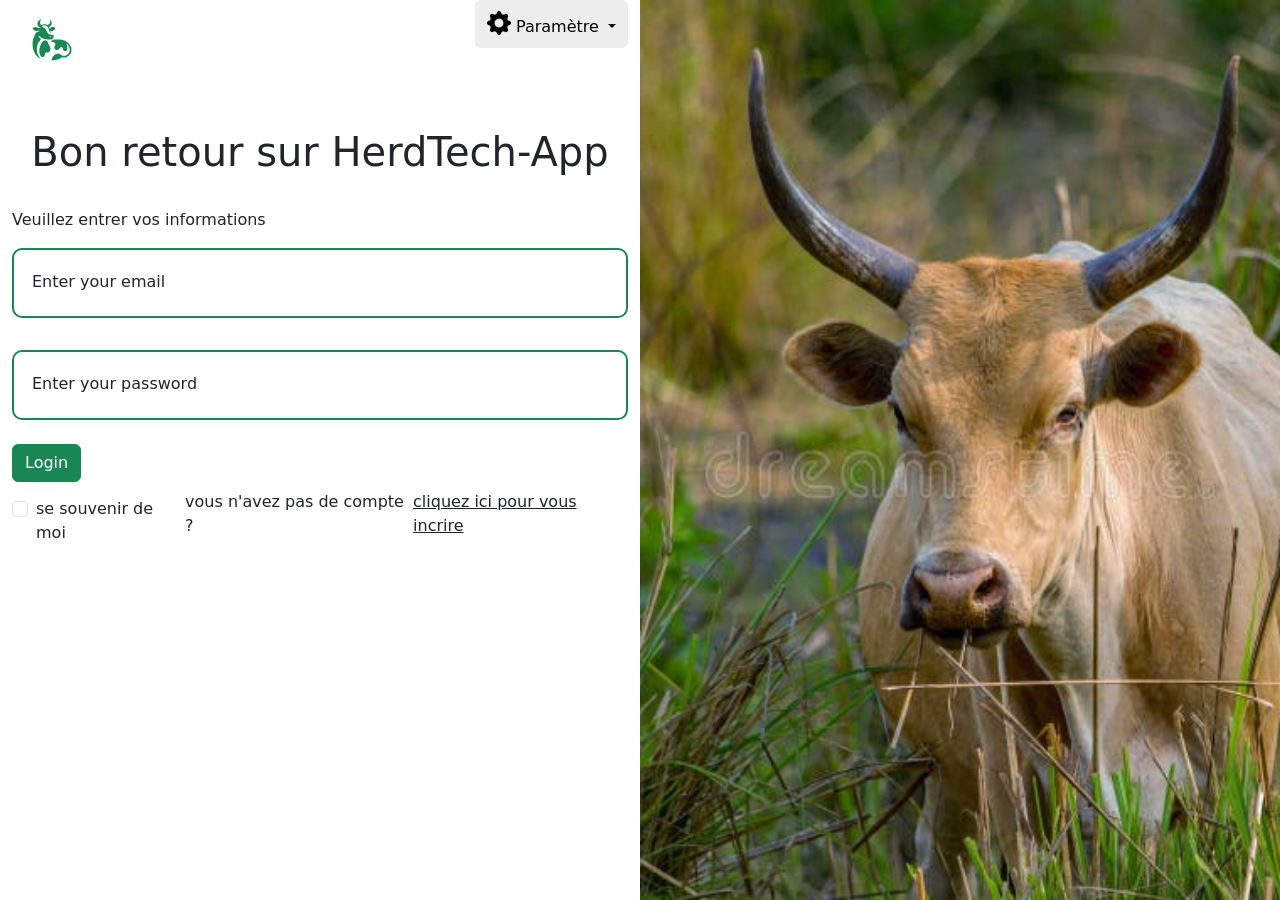
<file: index.html>
<!DOCTYPE html>
<html lang="fr">

<head>
    <meta charset="UTF-8">
    <meta name="viewport" content="width=device-width, initial-scale=1.0">
    <title>herdtech-app</title>
    <link href="https://cdn.jsdelivr.net/npm/bootstrap@5.3.8/dist/css/bootstrap.min.css" rel="stylesheet"
        integrity="sha384-sRIl4kxILFvY47J16cr9ZwB07vP4J8+LH7qKQnuqkuIAvNWLzeN8tE5YBujZqJLB" crossorigin="anonymous">
    <link rel="stylesheet" href="https://cdn.jsdelivr.net/npm/bootstrap-icons@1.13.1/font/bootstrap-icons.min.css">
    <link rel="stylesheet" href="./style.css">

</head>

<body>
    <div class=" container-fluid vh-100 d-flex justify-content-center align-items-start">
        <div class="row">
            <div class="col-md-6 ">
                <div class="row ">
                    <div class="col-md-6 d-flex justify-content-start align-items-center ">
                        <div class="image-logo ">
                            <svg xmlns="http://www.w3.org/2000/svg" xml:space="preserve" width="80" height="80"
                                viewBox="0 0 158.8 158.8">
                                <path
                                    d="m107.2 160.8 1.6-4.7c1.4-3.3 4.4-6.4 7.4-7.9 1.5-.7 2-.8 4.2-.8 3.1 0 4.4.5 6.7 2.7l1.6 1.5h3.3c3.3 0 3.4 0 5.1-.9 6.6-3.3 8.6-11.5 4.5-18.4-1-1.6-4.4-5.1-4.2-4.2l.9 2.9c.5 2 .6 2.7.6 5-.2 4.5-1.5 6.3-4.5 6.3q-3.7.1-4.2-4.3-.5-4.1-3.6-4-1.7 0-3.4 3.1-.6 1.4-1.8 2.1c-1 .7-1.3.8-3.1.8s-2.2-.1-3.2-.8a5 5 0 0 1-2.1-4.1c0-1.3.2-1.8 1-3.2 1.3-2.2 1.4-2.8 1-4q-.3-2-4.4-3.4c-2.2-.8-4.5-2-4.5-2.4l1-.4q1.8-.3 3.3-1.6c.7-.5 1-.6 6.6-.8 8.5-.2 13 .4 17.6 2.5a23 23 0 0 1 11.8 12.5c.7 2 1 6.8.5 9-.4 2-1.8 4.8-3.2 6.5s-4 3.6-6.3 4.5-6 1.1-8.3.6l-1.6-.3-1.1 1a16 16 0 0 1-6 3.6c-1 .2-4 .7-6.7 1zm-25.5-5.4a32 32 0 0 1-11-18c-.8-3-1-9.7-.6-13 .7-5.2 2.8-11.6 5.4-16.3 1.4-2.6 1.7-3 2.6-3q2.3 0 4.4-2 1.3-1.2 1.4-1.5l-2.5.5c-4.2 1.2-6.6.6-9.8-2.7-1-1-1.7-2-1.7-2.1 0-.5 2-1.9 3.5-2.3q3-1 6.5.6c2.3 1 3.6 1.2 5.1.8q2.3-.3-.4-1.1c-3-1.1-5-4-5-7.1s1.7-6.1 4.3-7.8c.9-.5 3.2-1.3 3.2-1l-1 1.9c-1 2-1.5 4.4-1.3 5.7.3 1.2 1.3 3 2 3.3s1 .2 2.7-.3c2.6-.9 6-1 8.1-.2.8.3 1.8.5 2.1.5 1.6 0 4.4-2.4 5-4.4.4-1.2.4-3.4.1-5q-.4-1.4.3-.8.6.3 1.3 1.5c3 4.6 1.6 10.2-3 12.5l-1.2.6a35 35 0 0 0 2.8 4.6V96l1.3-.6c1.9-1 5-1 6.8 0q1.3.7 1.8 1.3c.5.5.5.6.1 1.1a16 16 0 0 1-4.1 4c-1 .5-1.6.6-3.5.6h-2.2l.4 2c.7 2.6.7 2.6-.3 1.7s-1.4-1.6-2.7-5.4c-1.8-5.3-3.3-7.6-5.3-8.5-1.8-.8-7.3-.6-8.7.3-.4.3-.2.5 3.3 3 3 2 4 3.1 6.1 7.3 3 5.6 4.7 6.8 10 7 3.1.2 3.6.4 3.7 1.7q.2 2.9-.7 4.7c-1 2.2-2.5 2.8-7.3 3.2-7.4.7-14.6-1.4-18.6-5.4-1.4-1.5-1.8-1.7-2.4-1.5q-.7 0-.7.4c0 .6 2 3 3.3 4.4l1.5 1.4-1.3 1.5a28 28 0 0 0-6.4 25c.7 2.5 2.7 6.9 4.2 8.8 1 1.2 1 1.4.6 2q-.3.4-.6.5zm25.6-40.7q.5-.8-.9-1-1.2-.1-1.3-1.1-.2-1.1-1-.8c-.4.4-.5 1.4 0 2.1.5 1 2.4 1.5 3.2.8m-19 38.8c-5-2.6-6.5-13.5-3.1-22l2-4c1.2-2 4.3-5.5 5.2-6 .3-.1 6.5.4 6.7.6l.5 1.7q.5 2 4.2 8.6c2.3 4.3 2.4 8.4 0 10.7-1.2 1.4-2.3 1.7-5 1.8q-3.2 0-3.8 1.3c-.2.4-.5 1.7-.7 3-.3 3-.8 3.7-2.3 4.4s-2.2.6-3.6-.1"
                                    style="fill:#1B8755;stroke-width:.264583" transform="translate(-29.1 -40.9)" />
                            </svg>
                        </div>
                    </div>
                    <div class="col-md-6 d-flex justify-content-end align-items-start ">
                        <div class="d-flex justify-content-center align-items-end ">
                            <div class="dropdown ">
                                <button class="btn btn-secondary dropdown-toggle bg-white text-bg-warning border-0"
                                    type="button" data-bs-toggle="dropdown" aria-expanded="false">
                                    <i class="bi bi-gear-fill fs-4"></i>
                                    Paramètre
                                </button>
                                <ul class="dropdown-menu ">
                                    <li><button class="dropdown-item mode-sombre" type="button">
                                            <i class="bi bi-moon-fill"></i>/
                                            <i class="bi bi-brightness-high-fill"></i>
                                            Mode Sombre
                                        </button></li>
                                    <li><button class="dropdown-item" type="button">
                                            <i class="bi bi-globe"></i>
                                            Langage
                                        </button></li>
                                </ul>
                            </div>
                        </div>
                    </div>
                </div>
                <div class=" row d-flex justify-content-center align-items-center mt-5">
                    <form class="w-100 d-flex justify-content-start align-items-start flex-column">
                        <h1 class="m-auto mb-3">
                            Bon retour sur HerdTech-App
                        </h1>
                        <p class="mt-3 mb-3">
                            Veuillez entrer vos informations
                        </p>
                        <div class="input-container mb-3">
                            <input type="email" required>
                            <label>
                                Enter your email
                            </label>
                        </div>
                        <div class="input-container mt-3 mb-3">
                            <input type="password" required>
                            <label>
                                Enter your password
                            </label>
                        </div>
                        <a href="./aceuil.html" class="btn btn-success mt-2 mb-2">
                            Login
                        </a>
                        <div class="d-flex justify-content-between align-items-center w-100">
                            <div class=" form-check">
                                <input type="checkbox" class="form-check-input shadow-none" id="exampleCheck1">
                                <label class="form-check-label" for="exampleCheck1">se souvenir de moi</label>
                            </div>
                            <p class="d-flex justify-content-center align-items-center">
                                vous n'avez pas de compte ? <a href="./inscription.html" class="text-dark">cliquez ici
                                    pour vous incrire</a>
                            </p>
                        </div>
                    </form>

                </div>
            </div>

            <div class="col-md-6 vh-100 p-0">

                <img src="./Images/Login_img.jpg" alt="image d'une vache" class="w-100 h-100 object-fit-cover ">

            </div>

        </div>
    </div>














































    <script src="https://cdn.jsdelivr.net/npm/bootstrap@5.3.8/dist/js/bootstrap.bundle.min.js"
        integrity="sha384-FKyoEForCGlyvwx9Hj09JcYn3nv7wiPVlz7YYwJrWVcXK/BmnVDxM+D2scQbITxI"
        crossorigin="anonymous"></script>
</body>

</html>
</file>
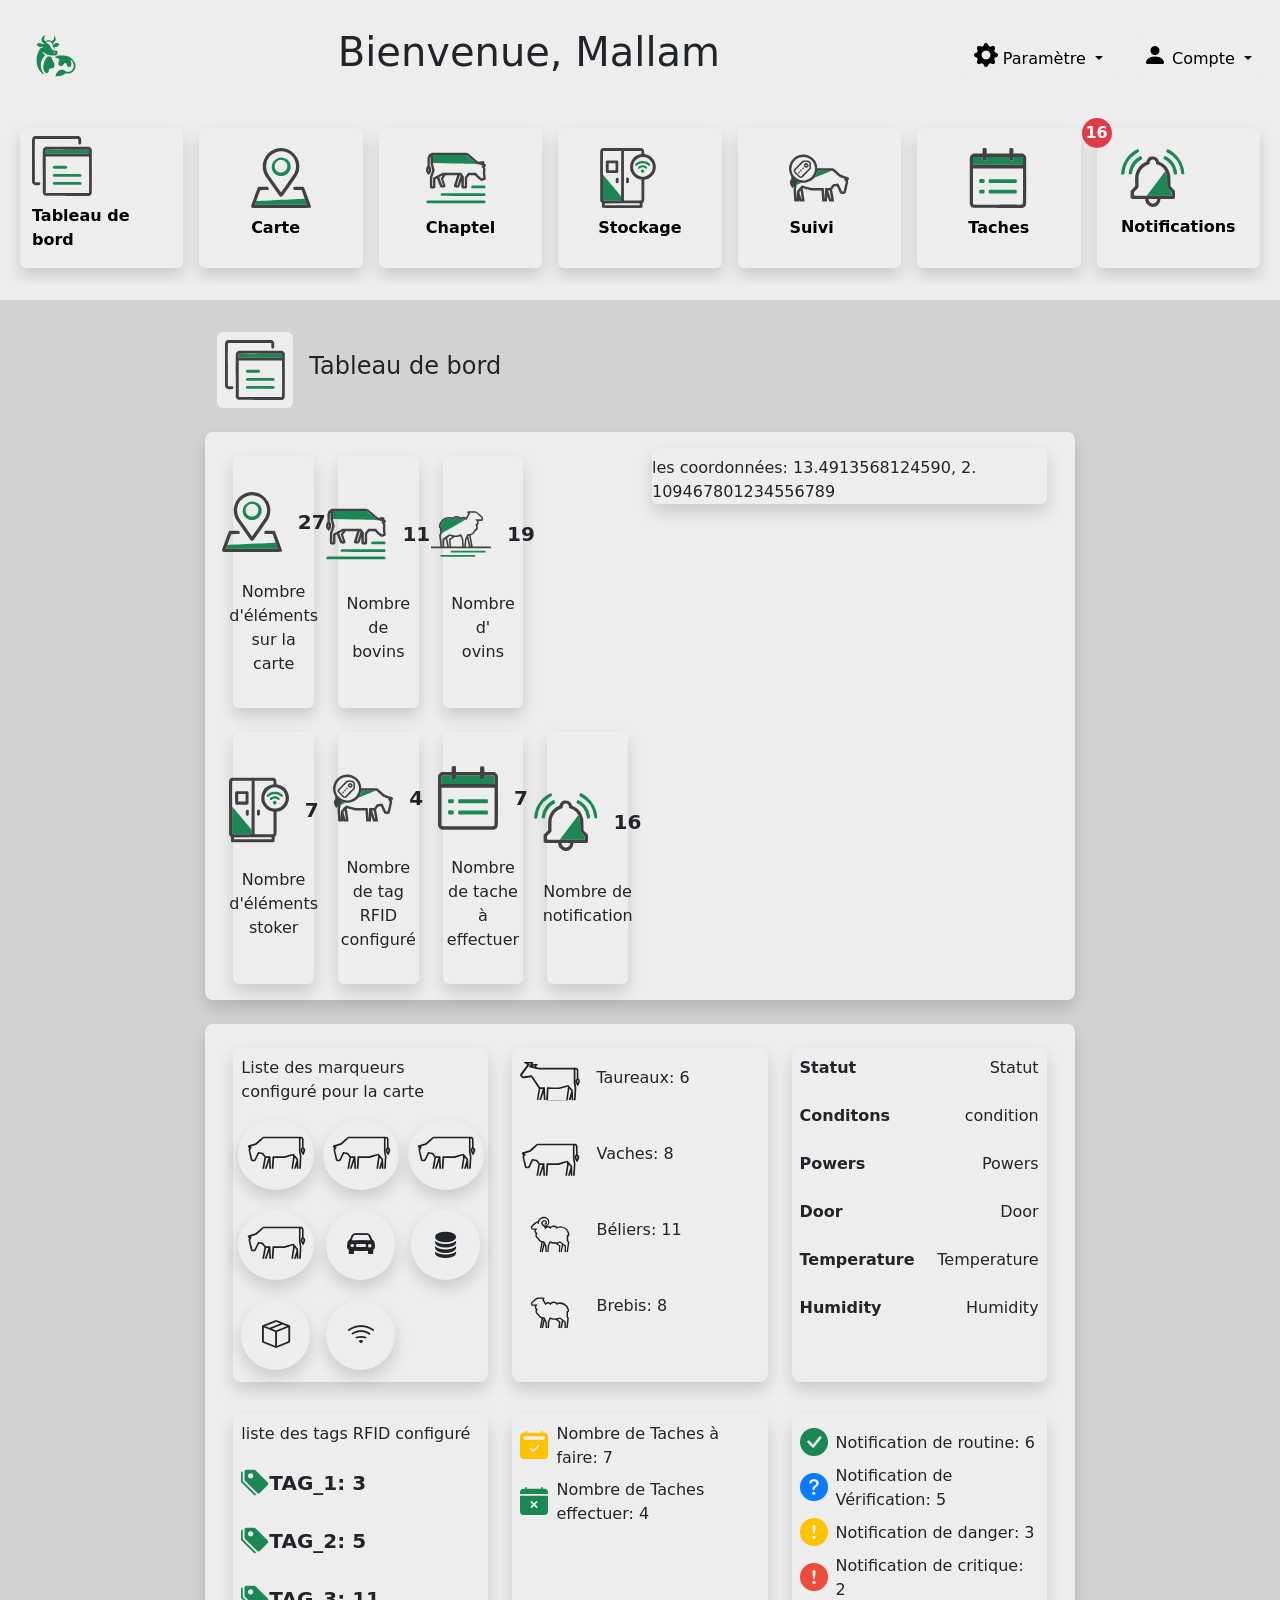
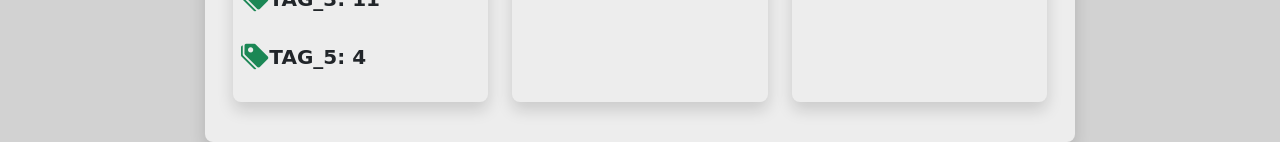
<file: aceuil.html>
<!DOCTYPE html>
<html lang="en">

<head>
    <meta charset="UTF-8">
    <meta name="viewport" content="width=device-width, initial-scale=1.0">
    <title>herdtech-app</title>
    <link href="https://cdn.jsdelivr.net/npm/bootstrap@5.3.8/dist/css/bootstrap.min.css" rel="stylesheet"
        integrity="sha384-sRIl4kxILFvY47J16cr9ZwB07vP4J8+LH7qKQnuqkuIAvNWLzeN8tE5YBujZqJLB" crossorigin="anonymous">
    <link rel="stylesheet" href="https://cdn.jsdelivr.net/npm/bootstrap-icons@1.13.1/font/bootstrap-icons.min.css">
    <link rel="stylesheet" href="./style.css">
</head>

<body class="body-couleur">
    <nav class="p-3 d-none d-lg-block">
        <ul class="d-flex justify-content-between align-items-center list-unstyled  flex-nowrap overflow-auto">
            <li>
                <svg xmlns="http://www.w3.org/2000/svg" xml:space="preserve" width="80" height="80"
                    viewBox="0 0 158.8 158.8">
                    <path
                        d="m107.2 160.8 1.6-4.7c1.4-3.3 4.4-6.4 7.4-7.9 1.5-.7 2-.8 4.2-.8 3.1 0 4.4.5 6.7 2.7l1.6 1.5h3.3c3.3 0 3.4 0 5.1-.9 6.6-3.3 8.6-11.5 4.5-18.4-1-1.6-4.4-5.1-4.2-4.2l.9 2.9c.5 2 .6 2.7.6 5-.2 4.5-1.5 6.3-4.5 6.3q-3.7.1-4.2-4.3-.5-4.1-3.6-4-1.7 0-3.4 3.1-.6 1.4-1.8 2.1c-1 .7-1.3.8-3.1.8s-2.2-.1-3.2-.8a5 5 0 0 1-2.1-4.1c0-1.3.2-1.8 1-3.2 1.3-2.2 1.4-2.8 1-4q-.3-2-4.4-3.4c-2.2-.8-4.5-2-4.5-2.4l1-.4q1.8-.3 3.3-1.6c.7-.5 1-.6 6.6-.8 8.5-.2 13 .4 17.6 2.5a23 23 0 0 1 11.8 12.5c.7 2 1 6.8.5 9-.4 2-1.8 4.8-3.2 6.5s-4 3.6-6.3 4.5-6 1.1-8.3.6l-1.6-.3-1.1 1a16 16 0 0 1-6 3.6c-1 .2-4 .7-6.7 1zm-25.5-5.4a32 32 0 0 1-11-18c-.8-3-1-9.7-.6-13 .7-5.2 2.8-11.6 5.4-16.3 1.4-2.6 1.7-3 2.6-3q2.3 0 4.4-2 1.3-1.2 1.4-1.5l-2.5.5c-4.2 1.2-6.6.6-9.8-2.7-1-1-1.7-2-1.7-2.1 0-.5 2-1.9 3.5-2.3q3-1 6.5.6c2.3 1 3.6 1.2 5.1.8q2.3-.3-.4-1.1c-3-1.1-5-4-5-7.1s1.7-6.1 4.3-7.8c.9-.5 3.2-1.3 3.2-1l-1 1.9c-1 2-1.5 4.4-1.3 5.7.3 1.2 1.3 3 2 3.3s1 .2 2.7-.3c2.6-.9 6-1 8.1-.2.8.3 1.8.5 2.1.5 1.6 0 4.4-2.4 5-4.4.4-1.2.4-3.4.1-5q-.4-1.4.3-.8.6.3 1.3 1.5c3 4.6 1.6 10.2-3 12.5l-1.2.6a35 35 0 0 0 2.8 4.6V96l1.3-.6c1.9-1 5-1 6.8 0q1.3.7 1.8 1.3c.5.5.5.6.1 1.1a16 16 0 0 1-4.1 4c-1 .5-1.6.6-3.5.6h-2.2l.4 2c.7 2.6.7 2.6-.3 1.7s-1.4-1.6-2.7-5.4c-1.8-5.3-3.3-7.6-5.3-8.5-1.8-.8-7.3-.6-8.7.3-.4.3-.2.5 3.3 3 3 2 4 3.1 6.1 7.3 3 5.6 4.7 6.8 10 7 3.1.2 3.6.4 3.7 1.7q.2 2.9-.7 4.7c-1 2.2-2.5 2.8-7.3 3.2-7.4.7-14.6-1.4-18.6-5.4-1.4-1.5-1.8-1.7-2.4-1.5q-.7 0-.7.4c0 .6 2 3 3.3 4.4l1.5 1.4-1.3 1.5a28 28 0 0 0-6.4 25c.7 2.5 2.7 6.9 4.2 8.8 1 1.2 1 1.4.6 2q-.3.4-.6.5zm25.6-40.7q.5-.8-.9-1-1.2-.1-1.3-1.1-.2-1.1-1-.8c-.4.4-.5 1.4 0 2.1.5 1 2.4 1.5 3.2.8m-19 38.8c-5-2.6-6.5-13.5-3.1-22l2-4c1.2-2 4.3-5.5 5.2-6 .3-.1 6.5.4 6.7.6l.5 1.7q.5 2 4.2 8.6c2.3 4.3 2.4 8.4 0 10.7-1.2 1.4-2.3 1.7-5 1.8q-3.2 0-3.8 1.3c-.2.4-.5 1.7-.7 3-.3 3-.8 3.7-2.3 4.4s-2.2.6-3.6-.1"
                        style="fill:#1B8755;stroke-width:.264583" transform="translate(-29.1 -40.9)" />
                </svg>
            </li>
            <li>
                <h1>
                    Bienvenue, Mallam
                </h1>
            </li>
            <li class="d-flex justify-content-between align-items-center gap-3">
                <div class="dropdown ">
                    <button class="btn btn-secondary dropdown-toggle bg-white text-bg-warning border-0" type="button"
                        data-bs-toggle="dropdown" aria-expanded="false">
                        <i class="bi bi-gear-fill fs-4"></i>
                        Paramètre
                    </button>
                    <ul class="dropdown-menu ">
                        <li><button class="dropdown-item mode-sombre" type="button">
                                <i class="bi bi-moon-fill"></i>/
                                <i class="bi bi-brightness-high-fill"></i>
                                Mode Sombre
                            </button></li>
                        <li><button class="dropdown-item" type="button">
                                <i class="bi bi-globe"></i>
                                Langage
                            </button></li>
                    </ul>
                </div>
                <div class="dropdown ">
                    <button class="btn btn-secondary dropdown-toggle bg-white text-bg-warning border-0" type="button"
                        data-bs-toggle="dropdown" aria-expanded="false">
                        <i class="bi bi-person-fill fs-4"></i>
                        Compte
                    </button>
                    <ul class="dropdown-menu ">
                        <li><button class="dropdown-item mode-sombre" type="button">
                                <i class="bi bi-person-fill-gear"></i>
                                Paramètre du compte
                            </button></li>
                        <li><button class="dropdown-item" type="button">
                                <i class="bi bi-arrow-right-square"></i>
                                Se déconnecter
                            </button></li>
                    </ul>
                </div>
            </li>
        </ul>
        <div class="row gap-3 p-3 flex-nowrap overflow-x-auto">
            <a href="./aceuil.html"
                class="col d-flex flex-column justify-content-center align-items-center shadow rounded-2 text-decoration-none text-black">
                <div>
                    <div class="mt-2 mb-2">
                        <svg xmlns="http://www.w3.org/2000/svg" width="60" height="60" viewBox="0 0 100 100">
                            <path
                                d="M36.5 81.3c-.7-.2-1.6-1.2-1.7-1.9q-.2-1.4.8-2.3l.6-.5h22.5c24.8 0 23.1 0 23.8 1.2.7 1.3 0 2.9-1.3 3.3a1499.4 1499.4 0 0 1-44.7.1m-1-13.8q-1.4-1.3-.3-3c.7-1.1-.1-1.1 23.5-1.1 24.1 0 22.9 0 23.7 1.2q.7 1 .1 2.3c-.6 1.4 1 1.3-24 1.3H36.3Zm.1-13.5q-1.2-1-.7-2.5.3-1.2 1.7-1.5c1-.3 19.5-.2 20.4 0 1.3.5 2 2.1 1.3 3.4s-.2 1.2-11.6 1.2H36.2ZM22.8 26.4c0-2.6 0-3 .4-3.3.3-.3 3-.3 35.8-.3s35.6 0 35.8.3q.3.3.4 3.3v3H22.8Z"
                                style="display:inline;fill:#1B8755;stroke-width:.2" />
                            <path
                                d="M22.3 99.7a6 6 0 0 1-3.8-3.4C18 95.3 18 94 18 59c0-35.2 0-36.3.4-37.3a6 6 0 0 1 3-3.1l1-.5h73l1 .5a6 6 0 0 1 3 3.1c.4 1 .4 2 .4 37.3s0 36.3-.4 37.3a6 6 0 0 1-3 3.1l-1 .5H59.3c-28.8 0-36.4 0-37-.2M95 94.8c.1-.3.2-10 .2-30.4L95 34.3H22.9v30.2l.1 30.4c.2.3 6.2.3 36 .3 35.2 0 35.8 0 36-.4m.2-68.4q0-3-.4-3.3c-.2-.3-3-.3-35.8-.3a384 384 0 0 0-35.8.3c-.4.3-.4.7-.4 3.3v3h72.4ZM4.3 81.7a6 6 0 0 1-3.8-3.4C0 77.3 0 76 0 41 .1 5.8.1 4.7.5 3.7a6 6 0 0 1 3-3.1l1-.5h73.2l1 .5q2.3 1.4 3 3.5.3.9.3 4.5c0 4-.2 4.8-1.2 5.3-.8.4-2 .4-2.6 0-.9-.7-1-1.2-1-5 0-2.9 0-3.5-.3-3.8S73 4.8 41 4.8c-32 0-35.6 0-35.9.3S4.8 9 4.8 41c0 32 0 35.6.3 35.9s.9.3 3.7.3c3.8 0 4.4.1 4.9 1.2.6 1.2 0 2.8-1.2 3.3-.9.4-7 .4-8.2 0"
                                style="display:inline;fill:#414042;stroke-width:.2" />
                        </svg>
                    </div>
                    <p class="fw-bold">
                        Tableau de bord
                    </p>
                </div>
            </a>
            <a href="./carte.html"
                class="col d-flex flex-column justify-content-center align-items-center shadow rounded-2 text-decoration-none text-black">
                <div>
                    <div class="mt-2 mb-2">
                        <svg xmlns="http://www.w3.org/2000/svg" width="60" height="60" viewBox="0 0 100.2 100">
                            <path
                                d="m6.8 94.6 1-3.2L9 88.5h.7c5.2-.4 79.9-4 80-4l3 8.1.8 2.2H50c-34.5 0-43.3 0-43.3-.2m40.4-48c-5.1-1.2-9.2-4.3-11.5-9a16.2 16.2 0 0 1 29-14.1 13 13 0 0 1 1.6 7.1c0 2.2 0 3-.5 4.3a16 16 0 0 1-11.2 11.3c-2 .5-5.6.7-7.4.3m5.8-6c3.7-1 6.6-3.9 7.5-7.5.6-2.3.3-5.2-.8-7.5-.9-1.7-2.9-3.7-4.8-4.6a10 10 0 0 0-12.2 2c-6.6 6.7-2 18 7.4 18q1.8 0 3-.3"
                                style="display:inline;fill:#1B8755;stroke-width:.2" />
                            <path
                                d="M1.6 99.6Q.1 98.8.1 97.3c0-1 11-31 11.6-31.7.9-1 1.2-1 8.7-1 6.4 0 7.2 0 7.8.4 1.4.7 2 2.3 1.3 3.7s-.7 1.4-7.7 1.5l-6.3.1-2.2 6.2a388 388 0 0 0-6.5 18.2h86.6l-1.8-4.8-4.4-12.2-2.7-7.5h-6c-6 0-6 0-6.7-.5-1.9-1.2-1.8-3.7.2-4.7.6-.4 1.4-.4 7.8-.4 7.8 0 8 0 8.8 1.2.4.5 11.1 29.5 11.5 31q.1.7-.2 1.6c-.8 1.8 4.2 1.6-49.7 1.6-45.2 0-48 0-48.6-.4m47-18.8q-.7-.4-1.3-1.1L24.6 47.4c-2-2.9-3.6-6.8-4.4-10.8a30.6 30.6 0 1 1 57.2 8q-1.1 2.2-12.7 18.6l-12 17c-1 1-2.6 1.2-4 .6M60.8 59c5.8-8.3 11-16 11.5-17 3.6-6.7 3.9-14.5.8-21.5A25 25 0 0 0 42 6.8a24.9 24.9 0 0 0-16.7 21.7q-.8 8.9 4.2 16.4L50 74c.1 0 5-6.8 10.7-15"
                                style="display:inline;fill:#414042;stroke-width:.2" />
                        </svg>
                    </div>
                    <p class="fw-bold">
                        Carte
                    </p>
                </div>
            </a>
            <a href="./chaptel.html"
                class="col d-flex flex-column justify-content-center align-items-center shadow rounded-2 text-decoration-none text-black">
                <div>
                    <div class="mt-2 mb-2">
                        <svg xmlns="http://www.w3.org/2000/svg" width="60" height="60" viewBox="0 0 254.1 215">
                            <path
                                d="M4 214.1c-3-1.8-3-8 0-10 .8-.7 13-.8 122.7-.8 93.5 0 122 .2 122.9.6q2.4 1 2.3 5.4c0 2.3-.1 2.8-1.2 4l-1.3 1.4-122 .1C8.1 215 5.4 215 4 214.1M64.6 183q-2.5-1.4-2.5-5c0-2.8.7-4.3 2.4-5.3 1.1-.7 8-.7 92.9-.7H249l1.5 1.4c1.3 1.4 1.4 1.7 1.4 4.4s0 3-1.4 4.3l-1.5 1.5h-91.7c-72.7 0-92-.2-92.7-.6m103-31.1q.5-.2.8 0 .2.3-.6.3t-.2-.3m27.3-.9q-.9-.2-2.1-1.4c-1.2-1.2-1.3-1.6-1.3-4.3 0-2.8.1-3 1.4-4.4l1.4-1.4 26.4-.1c18-.1 26.8 0 27.9.3 2.5.7 3.3 2.2 3.3 5.6s-.8 4.9-3.3 5.6c-1.5.4-51.6.5-53.7.1M18 149.7q-.8-1 .2-.1l.7.7q0 .5-.9-.6m156.3-23c0-10.7 0-15 .1-9.6zM27.4 141.5h1.7q.5.1-1 .2-1.4 0-.7-.2m133.2-20.1v-10.3zm3.4.8a912.8 912.8 0 0 1 0 0m89.3-12.5q0-1 .2-.5v1.3q-.2.4-.2-.8m-36-2-.8-1 1 .9q.8.7.9 1 0 .5-1.1-.9m-4.7-4.7-.9-1 1 .8q1.4 1.1.8 1.1zm13-1.5q-.8-1 .2-.2 1.1 1 .6 1zm15.6-5.1q0-.7.3-.3 0 .5 0 .8-.3.3-.3-.5m-45.8-.2-12-.2 11.9-.1c7.5 0 12 0 12.1.3l.2.3zm-52-.9q.2-.3.7-.2.8.6-.3.5-.5 0-.4-.3m107.7-2q0-.6.3-.2v.8q-.3.3-.3-.5m-10.3-1.6q0-1.2.3-.5v1.2q-.3.4-.3-.7m10-7.1q0-2.4.2-1.4v2.8q-.2 1-.2-1.4m-10-6.5q0-.8.2-.5.3.6 0 1-.1.5-.2-.5m10.3-2q0-.6.3-.2v.8q-.3.3-.3-.5m-9.9-3q0-.6.3-.2 0 .6 0 .8-.3.3-.3-.5M10 72.3q0-1 .2-.5v1q-.2.5-.2-.5m241.6 0q0-1 .2-.5v1q-.2.5-.2-.5M0 69.4q0-.7.3-.3v.9q-.3 0-.3-.6m22 0q0-.7.2-.3v.9q-.3 0-.2-.6M6.2 40.2a602.5 602.5 0 0 1 0 0m9.9-.6a620 620 0 0 1 0 0m106.9 7L33.4 44h-3.7V27.8c0-15 0-16.1.8-16.8.7-.6 5.9-.7 70.4-.6l69.6.1 2.1 1.2c1.2.6 11.4 9 22.8 18.8 16.5 14 21 17.8 22.6 18.3 1.8.5 1.7.6-3.7.5-3 0-44.2-1.2-91.3-2.7M19 45.1q0-1.2.2-.7v1.5q-.2.5-.2-.8M223 38h1q.5.2-.4.2t-.6-.2m17.4-2.6h1.3q.4.2-.7.2t-.6-.2M11.6 9.7q0-.1.8-.7 1-.8.1.1-.8 1.2-.9.6M28.7.1h.8q.3.3-.5.3t-.3-.3M169 .1h.8q.2.3-.6.3t-.2-.3"
                                style="display:inline;fill:#1B8755;stroke-width:.429915" />
                            <path
                                d="M20.9 151.4q-3.1-1.6-4.1-4-.5-1.4-.5-22.2v-20.9l5-15.1 5-15.2-3.2-11.7-3.6-13c-.2-.8-.4-8.3-.6-16.8L18.7 17l-1.3 2.6-1.3 2.5-.1 16.6-.1 16.5 1.2 1.7a25 25 0 0 1 5 15.5c0 7.4-2.4 13-7.8 18.7l-3.1 3.3L8 91a25.6 25.6 0 0 1-3.4-32.9l1.8-2.7V38.7c0-16.2 0-16.8 1-20.1C10 10 16.4 3.7 25.2 1 27.6.3 31 .2 99 .2h71.4l3.1 1c1.7.6 4.3 1.8 5.6 2.7 1.3.8 11 9 21.6 18C219 37.5 220 38.3 221.6 38.3c2 0 12.4-1.5 15.3-2.1q7.2-1.8 9.9 2.6c1.5 2.5 1.5 4 .2 7.3-.2.5 0 .8 1.4 1.2q3.6 1.1 5 4.2c1.3 3.2 0 6.9-3 8.7l-1.8 1 1.6 3c1.7 3.4 1.8 4.1 1 14.3-.6 7.2-.3 13.8 1.1 23.5 1.1 7.3 1.1 9.2.1 11-1 2.1-2.3 2.7-9.3 4.8-7.7 2.3-8.2 2.2-13.7-1.3a76 76 0 0 1-20.5-18l-1.9-2.6h-23.3l-4.8 5.8-4.8 5.9v39.1l-1 1.8c-1.6 2.7-3.4 3.4-9.2 3.6-8.7.4-11.5-.5-13.3-4.2-1-1.9-1-2.3-1-14.8v-13l-4.2 12.4c-2.3 6.8-4.6 12.7-5 13.3-1.8 2-3.9 2.5-10.3 2.5-6.7 0-8-.3-10-2.7a7 7 0 0 1-1.7-6c.1-.7 3.3-10.7 7-22.2l6.6-21.5c0-.3-7-.5-24.2-.4H83.6l-4.7 6.7-5.5 7.9-.8 1.2 5 13.7c2.6 7.5 5 14.2 5.1 14.8.4 1.8-.5 4.6-2 6.2-2 2-4.2 2.4-11 2.3-5.3-.2-6-.3-7.5-1.2-.9-.6-2-1.7-2.4-2.6l-7-18.3-6.2-17-3.3 1.6-3.1 1.7L40 130l-.2 17.4-1.3 1.6c-2 2.7-3.8 3.3-10.3 3.3-4.6 0-6-.2-7.3-.8m9.1-27.6.1-17.8 20.5-10.5 20.5-10.4h78.4l5.4 8.2 5.5 8.2v40h3.9V103l7.1-8.7 7.2-8.8h33.7l2.7 4a68 68 0 0 0 21 19.4c1 .3 6.9-1.5 6.9-2.1l-1-6.5a140.8 140.8 0 0 1-.5-27.9l.5-3-3.8-6-3.8-6 2.2-1.2c1.1-.5 2.1-1.1 2.1-1.3s-9.8-3.2-20.2-6.2c-2.2-.6-4.3-2.3-23-18.3a478 478 0 0 0-22.8-18.8l-2.1-1.2h-69.6c-65-.2-69.7-.1-70.5.5s-.8 1.6-.6 19.3v18.5l3.7 12.8L37 74.3 31.9 90l-5.3 15.6V142l1.7-.1 1.6-.1zm41.8 13.4-4.7-13.8-4.8-14c0-.3 1.9-3.1 4.1-6.4l4.1-6c0-.5-13.8 6.7-14 7.2-.1.3 2.3 7.4 5.4 15.8l6.1 16.4c.4 1 .7 1.2 2.1 1.2q1.6 0 1.7-.4m67-15.4 6.3-19.4 1.1-3.6-1.1-2q-1-1.6-1.5-1.5c-.2.2-3.3 9.8-7 21.3l-6.6 21h3.6zM12.3 73.4c.3-3.2-.4-7.2-1.1-6.5-1.2 1.2-1.3 8.7-.2 10.5.5 1 1.1-.8 1.3-4"
                                style="display:inline;fill:#414042;stroke-width:.429915" />
                        </svg>
                    </div>
                    <p class="fw-bold">
                        Chaptel
                    </p>
                </div>
            </a>
            <a href="./stokage.html"
                class="col d-flex flex-column justify-content-center align-items-center shadow rounded-2  text-decoration-none text-black">
                <div>
                    <div class="mt-2 mb-2">
                        <svg xmlns="http://www.w3.org/2000/svg" width="60" height="60" viewBox="0 0 278.4 300">
                            <path
                                d="m23 281.1.1-4.2h174l-86.8.1-86.8.2-.3 4-.2 4.1zm-7.6-19.4c-1-1-1-6.2-.9-64.7l.2-63.6L59.4 187l44.7 53.7.3-113.4.3-113.3.2 108c0 59.5 0 115.4-.3 124.4l-.4 16.3H60.3c-41.8 0-44 0-45-1.1M207.8 123c-3.9-2.3-5.2-6.2-3.5-10.5 2.4-6.3 10.1-7.6 14.7-2.3 3.4 3.9 2 10.8-2.7 13a10 10 0 0 1-8.5-.2m-15-19.5q-3.3-1.3-3.2-5.2c0-1.5.6-2.5 3-4.8 9-8.7 24-10.2 35.1-3.4q10.9 6.6 5.7 12-3.7 3.8-8.7-.4a19.4 19.4 0 0 0-24.7 0c-3 2.5-4.7 3-7.2 1.8m-15-15q-3.1-1.7-3.2-5.4c0-3 7.5-9.4 15.3-13.4a42 42 0 0 1 20.4-4.7c9.5-.4 15.6.7 22.7 4 7.5 3.3 16.1 10 16.9 13 .5 2-.7 5.4-2.2 6.3-2.6 1.4-5.1.8-8.5-2.1q-6.9-6-15.1-8.6a42 42 0 0 0-23.4 0 44 44 0 0 0-15 8.5c-3.7 3.1-5.4 3.6-7.9 2.4"
                                style="display:inline;fill:#1B8755;stroke-width:.6" />
                            <path
                                d="M12.9 299C9.4 297.5 9 296 9 284.6c0-5.7-.2-10.3-.5-10.3-1.1 0-5.7-5.2-7-7.8l-1.2-2.7V138.9C.3 17.6.3 14 1.4 11.1c1.6-3.9 5.1-7.6 9-9.4L13.5.3h193.8l3.4 1.7c2 1 4.3 2.7 5.3 3.9 3.5 4.2 3.9 5.7 4.2 15.4l.3 9 5 1A64 64 0 0 1 275.7 77a64 64 0 0 1-54.6 81.5s-.2 23-.2 51.2c0 55.4 0 55-3.3 59.7-.9 1.4-2.5 3-3.6 3.8l-2 1.4-.1 10.1c0 8.5-.2 10.4-1 11.8-2.3 3.8 4.5 3.6-100.5 3.6-84 0-95.8-.1-97.4-1m184.5-17.9v-4.5l-87.1.1-87.2.2-.2 4.4-.2 4.3h174.7zm-92.8-34.6c.2-9 .4-64.9.4-124.2V14.4H60.6c-39.5 0-44.4.1-45.3 1s-.9 12.8-.9 123c0 112.9 0 122.3 1 123.3s3.1 1.1 44.9 1.1h44zm-22.8-71c-3.3-1.4-3.8-3.3-3.8-13.3 0-7.8.1-9.1 1.2-10.9q1.8-3.2 6.4-3.1c1.6 0 2.6.5 4.2 2l2 2v10c0 10.7-.2 11.6-3.6 13.3q-3 1.6-6.4 0m-50-51.5a8 8 0 0 1-2.8-3.4c-.5-1.5-.7-9.3-.8-26.9 0-26.9 0-27.4 3.3-30 1.6-1.3 1.9-1.3 28.3-1.3h26.7l2 2 2.1 2v27.3c0 29.9.1 28.9-3.6 30.8-1.5.8-5.8.9-27.5.9H33.8Zm45-30.4V76.2H42.6V111h34.2zm128.3 168.3 1.3-1V158.4l-1.4-.3-4.9-1a65 65 0 0 1-45.3-37c-4.1-9.5-5.1-14.6-5-25.9 0-8.7.2-10.6 1.6-15.7a66 66 0 0 1 53.9-47.9c1 0 1.1-.6 1.1-7 0-5.7-.2-7.2-1-8.1-1-1-3-1.1-43.8-1.1h-42.8v248.4h42.5c37.4 0 42.6-.1 43.8-1m-71.7-86.5c-3.2-1.5-3.8-3.7-3.8-13.4 0-9.4.5-11.3 3.6-12.9a7 7 0 0 1 10.2 4.4c.8 3 .7 15.5-.2 18s-4 5-6.3 4.9c-.9 0-2.5-.5-3.5-1m91.9-33.2a47 47 0 0 0 24.1-14 48.7 48.7 0 0 0 2.7-64.8 54 54 0 0 0-26.5-16.9 50 50 0 0 0-59 32.8c-1.8 5.4-1.9 6-1.9 14.9 0 8 .2 9.9 1.4 13.8 6 19 21.5 32.4 41.2 35.4 4.7.7 12 .2 18-1.2"
                                style="display:inline;fill:#414042;stroke-width:.6" />
                        </svg>
                    </div>
                    <p class="fw-bold">
                        Stockage
                    </p>
                </div>
            </a>
            <a href="./suivi.html"
                class="col d-flex flex-column justify-content-center align-items-center shadow rounded-2 text-decoration-none text-black">
                <div>
                    <div class="mt-2 mb-2">
                        <svg xmlns="http://www.w3.org/2000/svg" width="60" height="60" viewBox="0 0 752.2 590.4">
                            <path
                                d="M309.7 451.4c18-.2 47.5-.2 65.5 0 18 .1 3.3.3-32.8.3s-50.8-.2-32.7-.3M98.5 377.8c.6-1.6 1.2-11 1.5-20.9s.8-18 1.1-18 3.8 1.4 7.9 3c14 6 37.7 12.3 45.7 12.3 2 0 3.5.5 3.5 1 0 .9-36.5 16.2-58.3 24.6-2 .7-2.2.4-1.4-2m218-88.3c15.6-17.6 29.7-47 35.5-73.8 1.3-6 2.5-11 2.7-11.1.2-.2 40.2-.2 88.9 0l88.5.3-105.2 42.5a9110 9110 0 0 0-110 45l-5 2.4zm-222-33-30.1-30.4 30.4 30.1 30.4 30.4c0 .9-2.8-1.8-30.7-30m67.3 10c0-.1 20.8-21 46.3-46.3l46.4-46-46 46.3c-42.9 43-46.7 46.9-46.7 46M95.6 153a1133 1133 0 0 1 30.7-30.1c.4 0-13 13.6-29.5 30.1A1133 1133 0 0 1 66.1 183c-.3 0 13-13.5 29.5-30m309.2 18.6c26.2-.2 68.7-.2 94.5 0s4.3.3-47.6.3c-52 0-73-.1-46.9-.3"
                                style="fill:#1B8755;stroke-width:1.18081" />
                            <path
                                d="M68 588.9c-1.9-1.4-2.6-9.6-7-80.2L56.1 430l3.3-16.4a314 314 0 0 0 3.2-18c0-1-2 1.6-4.4 5.6-13.7 22.4-14.8 22.7-25 6.8-26-40-29.5-70.8-10.3-91.3l5.4-5.8v-36.7L23 265C6.4 236-2.3 196 1 163.5 3.6 137.8 8 122 19 99.8A216 216 0 0 1 33.2 75c9.3-13.2 28-32 40.9-41.1C108.7 9.3 154.3-3.1 194.2 1c24 2.5 41.5 7.5 62.6 17.9a177 177 0 0 1 98.6 147.8v5.6l98.3.3 98.3.3 5.3 2.6c3 1.5 25 20 49 41.2 24 21.1 44 38.7 44.5 39l43.1 13.5c23.3 7.1 44.2 14 46.5 15.1a22 22 0 0 1 7.9 30.7c-2.8 4.2-8.1 8.7-11.8 10-.5.1.7 3.2 2.6 6.7q3.6 6.5 3.6 11.7c0 4.5-26.1 121-29.7 132.4a32 32 0 0 1-23.5 20.6c-6.4 1.2-31.5-1.5-37-4-9.5-4.2-12-8-31.9-51-10.3-22.4-19.2-41-19.7-41.6-.6-.8-36.3 4.5-37.2 5.5l-12 17.6c-11.7 17.3-11.8 17.5-10.8 22.5 3.3 16.1 24.7 137 24.7 139.3 0 5.4-1 5.6-32 5.6-29.1 0-29.4 0-31-2.7-1-1.4-6.4-16.9-12-34.3a418 418 0 0 0-10.8-31.1c-.2.2-1.2 15-2.2 32.8-1.4 28-2 32.5-3.7 33.8-2.9 2.1-53.4 2.1-56.3 0-1.7-1.3-2.5-9.8-6-67-2.4-36-4.2-66.7-4.2-68.1V451H277l-51.7-14.4c-28.4-8-51.9-14.2-52.1-13.9s4.8 37.4 11.3 82.5c11.4 78.8 11.8 82 9.7 83.5-1.7 1.2-8.6 1.6-30.4 1.6-16 0-29-.5-30.3-1.1s-3-4.3-4.3-9.2c-2-7.3-2.3-7.7-3-4.5-.4 2-.8 5.6-.9 8q0 4.4-2.4 5.6c-3.6 1.9-52.2 1.6-54.9-.3m92.6-29.7c0-2.3-14-98.4-14.9-102.2-.7-2.8-1-2.6-7.6 4.7-6.3 7-7 8.2-7 13 0 3.4 4.2 19.2 11.8 44.3l12.4 40.4c.7 2 5.3 1.9 5.3-.2m289.1-69.6c2.4-48.2 3.7-66 4.8-67.4 1.4-1.6 5.7-1.8 31.5-1.8h30l16-21.2a368 368 0 0 1 17.4-22.2c2.1-1.3 67-12 68.7-11.4.8.3 11.7 22.5 24.2 49.4 25.5 54.5 22.4 50.2 35.6 50.2 5.6 0 5.7 0 6.9-4.4a2797 2797 0 0 0 26.7-115.7c-.4-1-5-7.8-10.1-15.1a73 73 0 0 1-9.4-15.7q0-2.4 4.8-5.3c2.6-1.6 4.4-3.2 3.8-3.5-.5-.3-14.8-4.6-31.7-9.6s-32.3-10.3-34.2-11.7-21.9-19-44.3-39l-43.3-38.8c-2.4-2.2-5.6-2.3-97.3-2.2-52.2.1-95 .3-95.1.4-.2.2-1.4 5.2-2.7 11a179 179 0 0 1-138 136.6c-9.8 2.2-15.1 2.5-36.9 2.5-22 0-26.8-.3-36-2.5-13-3.1-22.5-6.2-32.1-10.2-4-1.7-7.7-3.1-8-3.1s-.6 6.4-.6 14.3c0 12.7-.8 17.9-6.6 46.3l-6.5 32 3.9 61.7c2 33.9 4 61.4 4.2 61.2s1.5-21.3 2.7-46.8c1.3-25.6 2.6-47.6 2.9-48.9.6-2.5 56.5-68.7 59.7-70.6 1.4-.8 18 3.3 61.8 15.6l59.9 16.7h152.2l1 2.6c.7 1.5 2.8 30 4.8 63.5 3.7 61.6 5 77.7 5.7 71.8.2-1.8 1.9-32.7 3.6-68.7m80 68.6-9.5-52.8-9.6-52.3c-.6-1.7-2.1-2-10.7-2-9.9 0-10 0-9.2 2.6l31.4 96.3c3 9 4 10.9 6 10.9 1.8 0 2.2-.6 1.7-2.7M209 322.5a148 148 0 0 0 112.1-181.6 149 149 0 0 0-96.3-103 153 153 0 0 0-91.3-.7c-31.6 10-60 31.4-78.3 59a140 140 0 0 0-24.5 81.5c0 40.2 13.5 73.7 41.2 102.5 23.6 24.5 50 38.2 84.6 44 12.7 2.2 39.2 1.3 52.5-1.7m-72.6-29.3c-5.2-1.7-9.9-5.9-39.9-35.7s-34.2-34.4-36.3-40q-4.2-11.6-.4-23.3c1.7-5.3 7.3-11.3 54.6-58.8 29-29.1 54.6-54 57-55.2 8.2-4.2 12.9-4.5 46-2.9 27.5 1.4 32.3 2 37.3 4.1 8.9 4 15.5 11.5 18.2 20.4 1.2 4.4 3.3 38.7 3.5 58.7.2 11.8-.1 13.7-2.9 19.3-2.4 4.9-13.8 17-54.7 57.7-35.6 35.5-53.4 52.4-57 54.2-7 3.5-17.7 4.1-25.4 1.5m25-26.2c13.3-11.8 93.1-92.3 94.8-95.6 1-2 1-9.5 0-32.4-1.6-33-2.1-35.3-9.4-38.8-5-2.4-59.2-5.4-63.9-3.5A1250 1250 0 0 0 129 149l-51 51.2V212l31.5 31.6 31.7 31.6h5.5c5.3 0 6.2-.5 14.8-8.1m-35-26.7-1.6-3-2.8 2.6c-2.5 2.3-2.7 2.4-3.5.4q-.7-2 1.2-3.2 3.5-2 .5-6.8c-1.3-2.1-1.6-2.2-3.5-.4-1.2 1-3 1.5-4 1-1.8-.6-1.8-1 .6-3.6 2.7-2.8 2.7-3 .7-6-1.5-2.3-1.7-3.4-.7-4.5q1.4-1.6 3.6 1.6l2.2 3 3-2.8c2.8-2.6 2.8-3 1.1-5.6-1-1.5-1.5-3.7-1-4.8.6-1.8 1-1.6 3.4 1.3s2.8 3.1 4.2 1.4q1.6-2.2 3.2-.6c1.4 1.2 1.3 1.8-.7 4-2.5 2.6-2.5 2.6-.2 5.4 2 2.4 2.5 2.6 4.2 1.2 3-2.5 4.8.2 2 2.8-2.4 2.1-2.4 2.2-.1 5.4 1.9 2.7 2 3.5.7 4.6s-2 .6-3.7-1.8l-2-3.1-3 3c-2.8 2.8-2.8 3-1 6 2 2.8 1.7 5.4-.4 5.4-.5 0-1.6-1.3-2.5-3m3-17.8-2.1-3.2-3 3c-3 3-3 3.1-1 6.3l2.1 3.1 3-3c3-3 3-3 1-6.2m22.3-7c-2-2.8-2.2-2.9-4.2-1.1-3.3 3-5.3.8-2.2-2.5 2.4-2.6 2.4-2.8.5-5.8-2-3-2.2-3-4.3-1-1.7 1.5-2.6 1.6-3.6.6s-.8-2 .8-3.8c2-2 2-2.7.6-5.3-2.2-4.2.2-6.6 2.8-2.8l2 2.7 2.9-2.8c2.8-2.7 2.9-3 1-5.7-1.4-2.2-1.5-3.2-.4-4.2q1.4-1.6 3.2 1.3c1.7 2.5 2 2.6 3.9.9 1.7-1.6 2.2-1.6 3.4-.2 1 1.3 1 2-.4 3.1-2.3 1.8-2.3 3.5 0 6.4 1.3 1.8 2 2 3.4.8 2.8-2.3 4.7-.3 2.3 2.4-2 2.2-2 2.5-.1 5.7 1.8 3 1.8 3.5.2 4.8q-1.6 1.3-1.8.4c0-.5-.8-2-1.7-3.3-1.7-2.2-1.8-2.2-4.7.5-2.8 2.7-2.8 2.8-1 6.1 1.5 2.5 1.7 3.7.7 4.7s-1.8.5-3.3-1.8m2.4-12.4c1.9-2 2-2.8.6-5.3-2-3.6-2.5-3.7-5.7-.3-2.3 2.6-2.4 3-.7 5.4 2.2 3.2 3 3.2 5.8.2m23-12c-2-4-2.1-4-4.6-1.7-3.5 3.2-5.6 1-2.4-2.3 2.5-2.7 2.6-3 .6-5.9s-2.1-3-4.2-1.1c-3.4 3-5.5.9-2.4-2.4 2.5-2.6 2.5-2.8.5-5.8-1.5-2.3-1.6-3.5-.7-4.5q1.3-1.5 3.7 1.6l2.3 2.8 2.7-2.7c2.7-2.6 2.7-2.8.8-6.1-1.7-3-1.8-3.7-.3-4.8q1.6-1.3 1.7-.4c0 .6.8 2 1.8 3.3 1.6 2.1 1.8 2.2 4 .2 3-2.7 4.6-.2 1.8 2.9-2 2.1-2 2.4 0 5.3 1.9 3 2.1 3 4.1 1.1 3-2.6 4.5 0 1.8 3-2 2.2-2 2.4 0 5.4 2.9 4.4.5 6.7-2.8 2.7l-2.3-2.8-2.8 2.7c-2.6 2.6-2.6 2.8-.7 6.1 1.6 2.9 1.7 3.7.4 4.8s-2 .7-3-1.4m2.1-13.1c2.5-2.6 2.5-2.7.3-5.6l-2.2-3-3 2.9c-2.8 2.6-2.8 3-1.1 5.6 2.3 3.4 2.9 3.4 6 .1m26.5-13a38 38 0 0 1-17-15.6c-2.8-6.4-2.8-18.5.1-24.8 2.7-5.9 10-12.9 15.7-15.3a37 37 0 0 1 21.2-.5c6.5 2 13.9 8.7 17.1 15.7a29.3 29.3 0 0 1-26.7 41.8c-3.6 0-8.3-.6-10.4-1.3m15-19.1c3.8-2 4.8-4 4.8-9.2 0-11.3-16.8-12.6-19.5-1.6-1 3.8 1.6 9 5.4 11 3.8 1.9 5.3 1.9 9.3-.2"
                                style="fill:#414042;stroke-width:1.18081" />
                        </svg>
                    </div>
                    <p class="fw-bold">
                        Suivi
                    </p>
                </div>
            </a>
            <a href="./taches.html"
                class="col d-flex flex-column justify-content-center align-items-center shadow rounded-2 text-decoration-none text-black">
                <div>
                    <div class="mt-2 mb-2">
                        <svg xmlns="http://www.w3.org/2000/svg" width="60" height="60" viewBox="0 0 94.2 100">
                            <path
                                d="M16.9 75.7c-1-.4-1.1-.8-1.1-3 0-3.2.3-3.4 4.9-3.3l3.1.1.5.6c.5.5.5.7.5 2.5l-.2 2.4c-.4.8-1.4 1-4.3 1q-2.9 0-3.4-.3m16 .1c-1-.4-1.2-1-1.2-3.1 0-2 0-2.1.6-2.6l.5-.6h22l22.5.1c1 .4 1.1.9 1.1 3 0 2.3-.2 2.8-1.2 3.2-.8.2-43.7.3-44.3 0m-16-17.7c-1-.4-1.1-.8-1.1-3 0-3.2.3-3.4 4.9-3.3l3.1.1.5.6c.5.5.5.7.5 2.5l-.2 2.4c-.4.8-1.4 1-4.3 1q-2.9 0-3.4-.3m16 .1c-1-.4-1.2-1-1.2-3.1 0-2 0-2.1.6-2.6l.5-.6h22l22.5.1c1 .4 1.1.9 1.1 3 0 2.3-.2 2.8-1.2 3.2-.8.2-43.7.3-44.3 0M5.4 22.4c0-6 0-6.6 1-7.3.4-.3 1.4-.3 7.7-.3h7.3v2.5c0 2.4 0 2.5.5 3s.6.5 3 .5h2.3l.5-.6c.5-.6.5-.7.5-3v-2.4H66v2.5c.1 2.5.1 2.5.7 3s.7.5 2.8.5c3.1 0 3.3-.2 3.3-3.7v-2.3h7.3c6.3 0 7.3 0 7.7.3 1 .7 1 1.3 1 7.3V28H5.4Z"
                                style="display:inline;fill:#1B8755;stroke-width:.2" />
                            <path
                                d="M5.8 99.7A8 8 0 0 1 .3 94C0 93 0 88.6 0 54l.1-39 .8-1.4Q2 11 4.6 9.9l1.1-.6h7.8l7.9-.1V5c.1-5.1 0-5 3-5 3.7-.2 3.8 0 3.8 5.3v3.8H66V5.7l.2-4.3c.3-1.1 1-1.4 3.2-1.4q2.9 0 3.2 1.1l.2 4.3v3.8h7.8l7.9.1 1.1.6a8 8 0 0 1 4.4 5.6c.2.9.2 11.6.2 39.8-.1 36.4-.1 38.7-.5 39.5a8 8 0 0 1-4.7 4.7c-.9.4-3.1.4-41.5.4-35.3 0-40.7 0-41.7-.2M87.6 94c1.3-.7 1.2 1.4 1.2-30.8V34H5.4v29.3c0 25.8 0 29.4.3 29.9.7 1.3-2.5 1.2 41.4 1.2 35.3 0 40 0 40.5-.3m1.2-71.7c0-6 0-6.6-1-7.3-.4-.3-1.4-.3-7.7-.3h-7.3v2.3c0 3.5-.2 3.7-3.3 3.7-2.1 0-2.3 0-2.8-.5s-.6-.5-.7-3v-2.5H28.2v2.4c0 2.3 0 2.4-.5 3l-.5.6h-2.4c-2.3 0-2.4 0-2.9-.5s-.5-.6-.5-3v-2.5h-7.3c-6.3 0-7.3 0-7.7.3-1 .7-1 1.3-1 7.3V28h83.4Z"
                                style="display:inline;fill:#414042;stroke-width:.2" />
                        </svg>
                    </div>
                    <p class="fw-bold">
                        Taches
                    </p>
                </div>
            </a>
            <a href="./notification.html"
                class="col d-flex flex-column justify-content-center align-items-center shadow rounded-2 text-decoration-none text-black position-relative">
                <div>
                    <div class="mt-2 mb-2">
                        <svg xmlns="http://www.w3.org/2000/svg" width="63.7" height="58" viewBox="0 0 63.7 58">
                            <path
                                d="M31 57.9h.3-.2q-.2 0 0 0m1.4 0h.3-.2q-.2 0 0 0m-3.6-4.7-.3-.4zl.4.4zm6 0 .3-.3zl-.3.2zM24 50.8q0-.2.1 0v.2zm15.3 0q0-.2.1 0v.2zm-12-.3q0-.3.2 0v.1zm8.7 0q0-.3 0 0v.1zm-10.2-3.9c.2 0 18.3-24.2 18.4-24.4l.2.1c.4.8 1 2.4 1.3 3.5s.3 1.2.3 7l.1 5.7 2.2 2.2 2.3 2.5v1.6l-.1 1.6-.3.3H26m-12.2-4.2.6-.5zl-.5.6Zm-4.2-.1v-.1q.2.1 0 .2zm44.5 0q0-.3.1-.1v.2zM51 38.5l-.8-.8zl.8.8zm-38.1 0 .8-.8zl-.8.8q0-.1.7-.8m4.2.5.3-.3-.2.3-.3.2zm.6-5.8v-2.5zm31.8-5.6v-.2.3zm-35.2-.1v-.2.3zm3.4-.2q0-.2.1 0v.1zm35.4-2q-.2-.1-.3-1.5A17 17 0 0 0 42.6 10c-.2-.3-.2-.3 0-.9l1-2.1q.5 0 2.6 1.1c5.6 3.4 9.4 9.5 9.9 16 0 1 0 1-.2 1.2-.4.3-2.6.3-2.9 0m-52.9 0A28.2 28.2 0 0 1 17.1 0a9 9 0 0 1 1.2 2.6c0 .2-.2.4-1.5 1L14.6 5A25 25 0 0 0 3.4 24l-.2 1.2c-.2.3-2.9.2-3 0m7.6 0c-.1-.4 0-2.4.3-3.6A21 21 0 0 1 19 7.3q1-.6 1.2-.1c.2.2 1 2.2 1 2.5s-.1.4-1.1 1A18 18 0 0 0 11 24l-.2 1.2H7.7m52.7 0-.2-1.7A25 25 0 0 0 46.7 3.7q-1.5-.7-1.4-1c0-.3.8-2.2 1-2.5l.4-.2A26 26 0 0 1 53 3.9a28.7 28.7 0 0 1 10.4 21.3 7 7 0 0 1-3 0m-39.2-5.8.2-.3zl-.3.2zm20.6-.7q-.2-.3 0 0 .4.2.2.2zm-19.5-.4.2-.2q.2-.3 0 0zm-4.1-.7.2-.2q.3-.2 0 0zm11.2-6 .3-.2q.2-.3 0 0zm2.2-1.1h.5-.5M36.3 9l-.2-.2zl.2.3zm-4.6-1.9h.3l-.2.1q-.2 0 0 0"
                                style="display:inline;fill:#1B8755;stroke-width:.115942" />
                            <path
                                d="m31.1 58-.8-.3q-.7 0-1.8-.6a6 6 0 0 1-2-1.5 8 8 0 0 1-2.3-4.7l-.1-1h-6.6c-7.4 0-7.2 0-7.7-.7-.2-.4-.2-.6-.2-3.7V42l2.3-2.5 2.2-2.3v-5c.1-5.8.2-6.2 1-8.6a19 19 0 0 1 2.4-4.8c.9-1.3 3-3.3 4.2-4.2l3.4-1.8q.3 0 .5-.7c.6-2.2 2.4-4 4.6-4.5a6.5 6.5 0 0 1 7.7 4.3l.4.8a17.8 17.8 0 0 1 10.8 13c.3 1.3.3 1.7.4 6.4v5.1l2.2 2.3 2.3 2.5v3.6c0 3.6 0 3.8-.7 4.2-.4.3-.6.3-7 .3h-6.7l-.2 1q-.3 2.7-2.3 4.7a6 6 0 0 1-2 1.4q-1 .5-1.6.6c-.6.2-2 .3-2.4.2m2.3-3.8a5 5 0 0 0 2-1.8c.4-.7.8-1.7.8-2.2V50h-8.7v.2a5 5 0 0 0 1.4 3 4 4 0 0 0 4.5 1m17.2-7.8q.3-.1.2-1.6l-.1-1.6c0-.2-1.1-1.3-2.3-2.5l-2.2-2.2v-5.8c-.1-5.7-.1-5.8-.4-7a15 15 0 0 0-9.9-10.4L35 15v-.9q0-1.4-.8-2.4a3 3 0 0 0-4.6-.2q-.9 1-1 2.5v1l-1 .4c-4.3 1.3-8 4.9-9.3 9.2-.7 2-.7 2.3-.8 8.1v5.7c0 .1-1 1.2-2.2 2.3l-2.2 2.4-.1 1.8q0 1.6.2 1.6c.1.2 2 .2 18.6.2h18.5z"
                                style="display:inline;fill:#414042;stroke-width:.115942" />
                        </svg>
                    </div>
                    <p class="fw-bold">
                        Notifications
                    </p>
                </div>
                <div
                    class="nbre-notification rounded-circle d-flex justify-content-center align-items-center  position-absolute  ">
                    <span class="fw-bold text-white">16</span>
                </div>
            </a>


        </div>
    </nav>
    <aside class=" vh-100 position-fixed  d-lg-none ">
        <div class="row gap-3 p-3 flex-nowrap overflow-x-auto d-flex flex-column">
            <a href="./aceuil.html">
                <div class="col d-flex flex-column justify-content-center align-items-center shadow rounded-2 ">
                    <div class="mt-2 mb-2">
                        <svg xmlns="http://www.w3.org/2000/svg" width="60" height="60" viewBox="0 0 100 100">
                            <path
                                d="M36.5 81.3c-.7-.2-1.6-1.2-1.7-1.9q-.2-1.4.8-2.3l.6-.5h22.5c24.8 0 23.1 0 23.8 1.2.7 1.3 0 2.9-1.3 3.3a1499.4 1499.4 0 0 1-44.7.1m-1-13.8q-1.4-1.3-.3-3c.7-1.1-.1-1.1 23.5-1.1 24.1 0 22.9 0 23.7 1.2q.7 1 .1 2.3c-.6 1.4 1 1.3-24 1.3H36.3Zm.1-13.5q-1.2-1-.7-2.5.3-1.2 1.7-1.5c1-.3 19.5-.2 20.4 0 1.3.5 2 2.1 1.3 3.4s-.2 1.2-11.6 1.2H36.2ZM22.8 26.4c0-2.6 0-3 .4-3.3.3-.3 3-.3 35.8-.3s35.6 0 35.8.3q.3.3.4 3.3v3H22.8Z"
                                style="display:inline;fill:#1B8755;stroke-width:.2" />
                            <path
                                d="M22.3 99.7a6 6 0 0 1-3.8-3.4C18 95.3 18 94 18 59c0-35.2 0-36.3.4-37.3a6 6 0 0 1 3-3.1l1-.5h73l1 .5a6 6 0 0 1 3 3.1c.4 1 .4 2 .4 37.3s0 36.3-.4 37.3a6 6 0 0 1-3 3.1l-1 .5H59.3c-28.8 0-36.4 0-37-.2M95 94.8c.1-.3.2-10 .2-30.4L95 34.3H22.9v30.2l.1 30.4c.2.3 6.2.3 36 .3 35.2 0 35.8 0 36-.4m.2-68.4q0-3-.4-3.3c-.2-.3-3-.3-35.8-.3a384 384 0 0 0-35.8.3c-.4.3-.4.7-.4 3.3v3h72.4ZM4.3 81.7a6 6 0 0 1-3.8-3.4C0 77.3 0 76 0 41 .1 5.8.1 4.7.5 3.7a6 6 0 0 1 3-3.1l1-.5h73.2l1 .5q2.3 1.4 3 3.5.3.9.3 4.5c0 4-.2 4.8-1.2 5.3-.8.4-2 .4-2.6 0-.9-.7-1-1.2-1-5 0-2.9 0-3.5-.3-3.8S73 4.8 41 4.8c-32 0-35.6 0-35.9.3S4.8 9 4.8 41c0 32 0 35.6.3 35.9s.9.3 3.7.3c3.8 0 4.4.1 4.9 1.2.6 1.2 0 2.8-1.2 3.3-.9.4-7 .4-8.2 0"
                                style="display:inline;fill:#414042;stroke-width:.2" />
                        </svg>
                    </div>
                </div>
            </a>
            <a href="./carte.html">
                <div class="col d-flex flex-column justify-content-center align-items-center shadow rounded-2  ">
                    <div class="mt-2 mb-2">
                        <svg xmlns="http://www.w3.org/2000/svg" width="60" height="60" viewBox="0 0 100.2 100">
                            <path
                                d="m6.8 94.6 1-3.2L9 88.5h.7c5.2-.4 79.9-4 80-4l3 8.1.8 2.2H50c-34.5 0-43.3 0-43.3-.2m40.4-48c-5.1-1.2-9.2-4.3-11.5-9a16.2 16.2 0 0 1 29-14.1 13 13 0 0 1 1.6 7.1c0 2.2 0 3-.5 4.3a16 16 0 0 1-11.2 11.3c-2 .5-5.6.7-7.4.3m5.8-6c3.7-1 6.6-3.9 7.5-7.5.6-2.3.3-5.2-.8-7.5-.9-1.7-2.9-3.7-4.8-4.6a10 10 0 0 0-12.2 2c-6.6 6.7-2 18 7.4 18q1.8 0 3-.3"
                                style="display:inline;fill:#1B8755;stroke-width:.2" />
                            <path
                                d="M1.6 99.6Q.1 98.8.1 97.3c0-1 11-31 11.6-31.7.9-1 1.2-1 8.7-1 6.4 0 7.2 0 7.8.4 1.4.7 2 2.3 1.3 3.7s-.7 1.4-7.7 1.5l-6.3.1-2.2 6.2a388 388 0 0 0-6.5 18.2h86.6l-1.8-4.8-4.4-12.2-2.7-7.5h-6c-6 0-6 0-6.7-.5-1.9-1.2-1.8-3.7.2-4.7.6-.4 1.4-.4 7.8-.4 7.8 0 8 0 8.8 1.2.4.5 11.1 29.5 11.5 31q.1.7-.2 1.6c-.8 1.8 4.2 1.6-49.7 1.6-45.2 0-48 0-48.6-.4m47-18.8q-.7-.4-1.3-1.1L24.6 47.4c-2-2.9-3.6-6.8-4.4-10.8a30.6 30.6 0 1 1 57.2 8q-1.1 2.2-12.7 18.6l-12 17c-1 1-2.6 1.2-4 .6M60.8 59c5.8-8.3 11-16 11.5-17 3.6-6.7 3.9-14.5.8-21.5A25 25 0 0 0 42 6.8a24.9 24.9 0 0 0-16.7 21.7q-.8 8.9 4.2 16.4L50 74c.1 0 5-6.8 10.7-15"
                                style="display:inline;fill:#414042;stroke-width:.2" />
                        </svg>
                    </div>
                </div>
            </a>
            <a href="./chaptel.html">
                <div class="col d-flex flex-column justify-content-center align-items-center shadow rounded-2 ">
                    <div class="mt-2 mb-2">
                        <svg xmlns="http://www.w3.org/2000/svg" width="60" height="60" viewBox="0 0 254.1 215">
                            <path
                                d="M4 214.1c-3-1.8-3-8 0-10 .8-.7 13-.8 122.7-.8 93.5 0 122 .2 122.9.6q2.4 1 2.3 5.4c0 2.3-.1 2.8-1.2 4l-1.3 1.4-122 .1C8.1 215 5.4 215 4 214.1M64.6 183q-2.5-1.4-2.5-5c0-2.8.7-4.3 2.4-5.3 1.1-.7 8-.7 92.9-.7H249l1.5 1.4c1.3 1.4 1.4 1.7 1.4 4.4s0 3-1.4 4.3l-1.5 1.5h-91.7c-72.7 0-92-.2-92.7-.6m103-31.1q.5-.2.8 0 .2.3-.6.3t-.2-.3m27.3-.9q-.9-.2-2.1-1.4c-1.2-1.2-1.3-1.6-1.3-4.3 0-2.8.1-3 1.4-4.4l1.4-1.4 26.4-.1c18-.1 26.8 0 27.9.3 2.5.7 3.3 2.2 3.3 5.6s-.8 4.9-3.3 5.6c-1.5.4-51.6.5-53.7.1M18 149.7q-.8-1 .2-.1l.7.7q0 .5-.9-.6m156.3-23c0-10.7 0-15 .1-9.6zM27.4 141.5h1.7q.5.1-1 .2-1.4 0-.7-.2m133.2-20.1v-10.3zm3.4.8a912.8 912.8 0 0 1 0 0m89.3-12.5q0-1 .2-.5v1.3q-.2.4-.2-.8m-36-2-.8-1 1 .9q.8.7.9 1 0 .5-1.1-.9m-4.7-4.7-.9-1 1 .8q1.4 1.1.8 1.1zm13-1.5q-.8-1 .2-.2 1.1 1 .6 1zm15.6-5.1q0-.7.3-.3 0 .5 0 .8-.3.3-.3-.5m-45.8-.2-12-.2 11.9-.1c7.5 0 12 0 12.1.3l.2.3zm-52-.9q.2-.3.7-.2.8.6-.3.5-.5 0-.4-.3m107.7-2q0-.6.3-.2v.8q-.3.3-.3-.5m-10.3-1.6q0-1.2.3-.5v1.2q-.3.4-.3-.7m10-7.1q0-2.4.2-1.4v2.8q-.2 1-.2-1.4m-10-6.5q0-.8.2-.5.3.6 0 1-.1.5-.2-.5m10.3-2q0-.6.3-.2v.8q-.3.3-.3-.5m-9.9-3q0-.6.3-.2 0 .6 0 .8-.3.3-.3-.5M10 72.3q0-1 .2-.5v1q-.2.5-.2-.5m241.6 0q0-1 .2-.5v1q-.2.5-.2-.5M0 69.4q0-.7.3-.3v.9q-.3 0-.3-.6m22 0q0-.7.2-.3v.9q-.3 0-.2-.6M6.2 40.2a602.5 602.5 0 0 1 0 0m9.9-.6a620 620 0 0 1 0 0m106.9 7L33.4 44h-3.7V27.8c0-15 0-16.1.8-16.8.7-.6 5.9-.7 70.4-.6l69.6.1 2.1 1.2c1.2.6 11.4 9 22.8 18.8 16.5 14 21 17.8 22.6 18.3 1.8.5 1.7.6-3.7.5-3 0-44.2-1.2-91.3-2.7M19 45.1q0-1.2.2-.7v1.5q-.2.5-.2-.8M223 38h1q.5.2-.4.2t-.6-.2m17.4-2.6h1.3q.4.2-.7.2t-.6-.2M11.6 9.7q0-.1.8-.7 1-.8.1.1-.8 1.2-.9.6M28.7.1h.8q.3.3-.5.3t-.3-.3M169 .1h.8q.2.3-.6.3t-.2-.3"
                                style="display:inline;fill:#1B8755;stroke-width:.429915" />
                            <path
                                d="M20.9 151.4q-3.1-1.6-4.1-4-.5-1.4-.5-22.2v-20.9l5-15.1 5-15.2-3.2-11.7-3.6-13c-.2-.8-.4-8.3-.6-16.8L18.7 17l-1.3 2.6-1.3 2.5-.1 16.6-.1 16.5 1.2 1.7a25 25 0 0 1 5 15.5c0 7.4-2.4 13-7.8 18.7l-3.1 3.3L8 91a25.6 25.6 0 0 1-3.4-32.9l1.8-2.7V38.7c0-16.2 0-16.8 1-20.1C10 10 16.4 3.7 25.2 1 27.6.3 31 .2 99 .2h71.4l3.1 1c1.7.6 4.3 1.8 5.6 2.7 1.3.8 11 9 21.6 18C219 37.5 220 38.3 221.6 38.3c2 0 12.4-1.5 15.3-2.1q7.2-1.8 9.9 2.6c1.5 2.5 1.5 4 .2 7.3-.2.5 0 .8 1.4 1.2q3.6 1.1 5 4.2c1.3 3.2 0 6.9-3 8.7l-1.8 1 1.6 3c1.7 3.4 1.8 4.1 1 14.3-.6 7.2-.3 13.8 1.1 23.5 1.1 7.3 1.1 9.2.1 11-1 2.1-2.3 2.7-9.3 4.8-7.7 2.3-8.2 2.2-13.7-1.3a76 76 0 0 1-20.5-18l-1.9-2.6h-23.3l-4.8 5.8-4.8 5.9v39.1l-1 1.8c-1.6 2.7-3.4 3.4-9.2 3.6-8.7.4-11.5-.5-13.3-4.2-1-1.9-1-2.3-1-14.8v-13l-4.2 12.4c-2.3 6.8-4.6 12.7-5 13.3-1.8 2-3.9 2.5-10.3 2.5-6.7 0-8-.3-10-2.7a7 7 0 0 1-1.7-6c.1-.7 3.3-10.7 7-22.2l6.6-21.5c0-.3-7-.5-24.2-.4H83.6l-4.7 6.7-5.5 7.9-.8 1.2 5 13.7c2.6 7.5 5 14.2 5.1 14.8.4 1.8-.5 4.6-2 6.2-2 2-4.2 2.4-11 2.3-5.3-.2-6-.3-7.5-1.2-.9-.6-2-1.7-2.4-2.6l-7-18.3-6.2-17-3.3 1.6-3.1 1.7L40 130l-.2 17.4-1.3 1.6c-2 2.7-3.8 3.3-10.3 3.3-4.6 0-6-.2-7.3-.8m9.1-27.6.1-17.8 20.5-10.5 20.5-10.4h78.4l5.4 8.2 5.5 8.2v40h3.9V103l7.1-8.7 7.2-8.8h33.7l2.7 4a68 68 0 0 0 21 19.4c1 .3 6.9-1.5 6.9-2.1l-1-6.5a140.8 140.8 0 0 1-.5-27.9l.5-3-3.8-6-3.8-6 2.2-1.2c1.1-.5 2.1-1.1 2.1-1.3s-9.8-3.2-20.2-6.2c-2.2-.6-4.3-2.3-23-18.3a478 478 0 0 0-22.8-18.8l-2.1-1.2h-69.6c-65-.2-69.7-.1-70.5.5s-.8 1.6-.6 19.3v18.5l3.7 12.8L37 74.3 31.9 90l-5.3 15.6V142l1.7-.1 1.6-.1zm41.8 13.4-4.7-13.8-4.8-14c0-.3 1.9-3.1 4.1-6.4l4.1-6c0-.5-13.8 6.7-14 7.2-.1.3 2.3 7.4 5.4 15.8l6.1 16.4c.4 1 .7 1.2 2.1 1.2q1.6 0 1.7-.4m67-15.4 6.3-19.4 1.1-3.6-1.1-2q-1-1.6-1.5-1.5c-.2.2-3.3 9.8-7 21.3l-6.6 21h3.6zM12.3 73.4c.3-3.2-.4-7.2-1.1-6.5-1.2 1.2-1.3 8.7-.2 10.5.5 1 1.1-.8 1.3-4"
                                style="display:inline;fill:#414042;stroke-width:.429915" />
                        </svg>
                    </div>
                </div>
            </a>
            <a href="./stokage.html">
                <div class="col d-flex flex-column justify-content-center align-items-center shadow rounded-2 ">
                    <div class="mt-2 mb-2">
                        <svg xmlns="http://www.w3.org/2000/svg" width="60" height="60" viewBox="0 0 278.4 300">
                            <path
                                d="m23 281.1.1-4.2h174l-86.8.1-86.8.2-.3 4-.2 4.1zm-7.6-19.4c-1-1-1-6.2-.9-64.7l.2-63.6L59.4 187l44.7 53.7.3-113.4.3-113.3.2 108c0 59.5 0 115.4-.3 124.4l-.4 16.3H60.3c-41.8 0-44 0-45-1.1M207.8 123c-3.9-2.3-5.2-6.2-3.5-10.5 2.4-6.3 10.1-7.6 14.7-2.3 3.4 3.9 2 10.8-2.7 13a10 10 0 0 1-8.5-.2m-15-19.5q-3.3-1.3-3.2-5.2c0-1.5.6-2.5 3-4.8 9-8.7 24-10.2 35.1-3.4q10.9 6.6 5.7 12-3.7 3.8-8.7-.4a19.4 19.4 0 0 0-24.7 0c-3 2.5-4.7 3-7.2 1.8m-15-15q-3.1-1.7-3.2-5.4c0-3 7.5-9.4 15.3-13.4a42 42 0 0 1 20.4-4.7c9.5-.4 15.6.7 22.7 4 7.5 3.3 16.1 10 16.9 13 .5 2-.7 5.4-2.2 6.3-2.6 1.4-5.1.8-8.5-2.1q-6.9-6-15.1-8.6a42 42 0 0 0-23.4 0 44 44 0 0 0-15 8.5c-3.7 3.1-5.4 3.6-7.9 2.4"
                                style="display:inline;fill:#1B8755;stroke-width:.6" />
                            <path
                                d="M12.9 299C9.4 297.5 9 296 9 284.6c0-5.7-.2-10.3-.5-10.3-1.1 0-5.7-5.2-7-7.8l-1.2-2.7V138.9C.3 17.6.3 14 1.4 11.1c1.6-3.9 5.1-7.6 9-9.4L13.5.3h193.8l3.4 1.7c2 1 4.3 2.7 5.3 3.9 3.5 4.2 3.9 5.7 4.2 15.4l.3 9 5 1A64 64 0 0 1 275.7 77a64 64 0 0 1-54.6 81.5s-.2 23-.2 51.2c0 55.4 0 55-3.3 59.7-.9 1.4-2.5 3-3.6 3.8l-2 1.4-.1 10.1c0 8.5-.2 10.4-1 11.8-2.3 3.8 4.5 3.6-100.5 3.6-84 0-95.8-.1-97.4-1m184.5-17.9v-4.5l-87.1.1-87.2.2-.2 4.4-.2 4.3h174.7zm-92.8-34.6c.2-9 .4-64.9.4-124.2V14.4H60.6c-39.5 0-44.4.1-45.3 1s-.9 12.8-.9 123c0 112.9 0 122.3 1 123.3s3.1 1.1 44.9 1.1h44zm-22.8-71c-3.3-1.4-3.8-3.3-3.8-13.3 0-7.8.1-9.1 1.2-10.9q1.8-3.2 6.4-3.1c1.6 0 2.6.5 4.2 2l2 2v10c0 10.7-.2 11.6-3.6 13.3q-3 1.6-6.4 0m-50-51.5a8 8 0 0 1-2.8-3.4c-.5-1.5-.7-9.3-.8-26.9 0-26.9 0-27.4 3.3-30 1.6-1.3 1.9-1.3 28.3-1.3h26.7l2 2 2.1 2v27.3c0 29.9.1 28.9-3.6 30.8-1.5.8-5.8.9-27.5.9H33.8Zm45-30.4V76.2H42.6V111h34.2zm128.3 168.3 1.3-1V158.4l-1.4-.3-4.9-1a65 65 0 0 1-45.3-37c-4.1-9.5-5.1-14.6-5-25.9 0-8.7.2-10.6 1.6-15.7a66 66 0 0 1 53.9-47.9c1 0 1.1-.6 1.1-7 0-5.7-.2-7.2-1-8.1-1-1-3-1.1-43.8-1.1h-42.8v248.4h42.5c37.4 0 42.6-.1 43.8-1m-71.7-86.5c-3.2-1.5-3.8-3.7-3.8-13.4 0-9.4.5-11.3 3.6-12.9a7 7 0 0 1 10.2 4.4c.8 3 .7 15.5-.2 18s-4 5-6.3 4.9c-.9 0-2.5-.5-3.5-1m91.9-33.2a47 47 0 0 0 24.1-14 48.7 48.7 0 0 0 2.7-64.8 54 54 0 0 0-26.5-16.9 50 50 0 0 0-59 32.8c-1.8 5.4-1.9 6-1.9 14.9 0 8 .2 9.9 1.4 13.8 6 19 21.5 32.4 41.2 35.4 4.7.7 12 .2 18-1.2"
                                style="display:inline;fill:#414042;stroke-width:.6" />
                        </svg>
                    </div>
                </div>
            </a>
            <a href="./suivi.html">
                <div class="col d-flex flex-column justify-content-center align-items-center shadow rounded-2  ">
                    <div class="mt-2 mb-2">
                        <svg xmlns="http://www.w3.org/2000/svg" width="60" height="60" viewBox="0 0 752.2 590.4">
                            <path
                                d="M309.7 451.4c18-.2 47.5-.2 65.5 0 18 .1 3.3.3-32.8.3s-50.8-.2-32.7-.3M98.5 377.8c.6-1.6 1.2-11 1.5-20.9s.8-18 1.1-18 3.8 1.4 7.9 3c14 6 37.7 12.3 45.7 12.3 2 0 3.5.5 3.5 1 0 .9-36.5 16.2-58.3 24.6-2 .7-2.2.4-1.4-2m218-88.3c15.6-17.6 29.7-47 35.5-73.8 1.3-6 2.5-11 2.7-11.1.2-.2 40.2-.2 88.9 0l88.5.3-105.2 42.5a9110 9110 0 0 0-110 45l-5 2.4zm-222-33-30.1-30.4 30.4 30.1 30.4 30.4c0 .9-2.8-1.8-30.7-30m67.3 10c0-.1 20.8-21 46.3-46.3l46.4-46-46 46.3c-42.9 43-46.7 46.9-46.7 46M95.6 153a1133 1133 0 0 1 30.7-30.1c.4 0-13 13.6-29.5 30.1A1133 1133 0 0 1 66.1 183c-.3 0 13-13.5 29.5-30m309.2 18.6c26.2-.2 68.7-.2 94.5 0s4.3.3-47.6.3c-52 0-73-.1-46.9-.3"
                                style="fill:#1B8755;stroke-width:1.18081" />
                            <path
                                d="M68 588.9c-1.9-1.4-2.6-9.6-7-80.2L56.1 430l3.3-16.4a314 314 0 0 0 3.2-18c0-1-2 1.6-4.4 5.6-13.7 22.4-14.8 22.7-25 6.8-26-40-29.5-70.8-10.3-91.3l5.4-5.8v-36.7L23 265C6.4 236-2.3 196 1 163.5 3.6 137.8 8 122 19 99.8A216 216 0 0 1 33.2 75c9.3-13.2 28-32 40.9-41.1C108.7 9.3 154.3-3.1 194.2 1c24 2.5 41.5 7.5 62.6 17.9a177 177 0 0 1 98.6 147.8v5.6l98.3.3 98.3.3 5.3 2.6c3 1.5 25 20 49 41.2 24 21.1 44 38.7 44.5 39l43.1 13.5c23.3 7.1 44.2 14 46.5 15.1a22 22 0 0 1 7.9 30.7c-2.8 4.2-8.1 8.7-11.8 10-.5.1.7 3.2 2.6 6.7q3.6 6.5 3.6 11.7c0 4.5-26.1 121-29.7 132.4a32 32 0 0 1-23.5 20.6c-6.4 1.2-31.5-1.5-37-4-9.5-4.2-12-8-31.9-51-10.3-22.4-19.2-41-19.7-41.6-.6-.8-36.3 4.5-37.2 5.5l-12 17.6c-11.7 17.3-11.8 17.5-10.8 22.5 3.3 16.1 24.7 137 24.7 139.3 0 5.4-1 5.6-32 5.6-29.1 0-29.4 0-31-2.7-1-1.4-6.4-16.9-12-34.3a418 418 0 0 0-10.8-31.1c-.2.2-1.2 15-2.2 32.8-1.4 28-2 32.5-3.7 33.8-2.9 2.1-53.4 2.1-56.3 0-1.7-1.3-2.5-9.8-6-67-2.4-36-4.2-66.7-4.2-68.1V451H277l-51.7-14.4c-28.4-8-51.9-14.2-52.1-13.9s4.8 37.4 11.3 82.5c11.4 78.8 11.8 82 9.7 83.5-1.7 1.2-8.6 1.6-30.4 1.6-16 0-29-.5-30.3-1.1s-3-4.3-4.3-9.2c-2-7.3-2.3-7.7-3-4.5-.4 2-.8 5.6-.9 8q0 4.4-2.4 5.6c-3.6 1.9-52.2 1.6-54.9-.3m92.6-29.7c0-2.3-14-98.4-14.9-102.2-.7-2.8-1-2.6-7.6 4.7-6.3 7-7 8.2-7 13 0 3.4 4.2 19.2 11.8 44.3l12.4 40.4c.7 2 5.3 1.9 5.3-.2m289.1-69.6c2.4-48.2 3.7-66 4.8-67.4 1.4-1.6 5.7-1.8 31.5-1.8h30l16-21.2a368 368 0 0 1 17.4-22.2c2.1-1.3 67-12 68.7-11.4.8.3 11.7 22.5 24.2 49.4 25.5 54.5 22.4 50.2 35.6 50.2 5.6 0 5.7 0 6.9-4.4a2797 2797 0 0 0 26.7-115.7c-.4-1-5-7.8-10.1-15.1a73 73 0 0 1-9.4-15.7q0-2.4 4.8-5.3c2.6-1.6 4.4-3.2 3.8-3.5-.5-.3-14.8-4.6-31.7-9.6s-32.3-10.3-34.2-11.7-21.9-19-44.3-39l-43.3-38.8c-2.4-2.2-5.6-2.3-97.3-2.2-52.2.1-95 .3-95.1.4-.2.2-1.4 5.2-2.7 11a179 179 0 0 1-138 136.6c-9.8 2.2-15.1 2.5-36.9 2.5-22 0-26.8-.3-36-2.5-13-3.1-22.5-6.2-32.1-10.2-4-1.7-7.7-3.1-8-3.1s-.6 6.4-.6 14.3c0 12.7-.8 17.9-6.6 46.3l-6.5 32 3.9 61.7c2 33.9 4 61.4 4.2 61.2s1.5-21.3 2.7-46.8c1.3-25.6 2.6-47.6 2.9-48.9.6-2.5 56.5-68.7 59.7-70.6 1.4-.8 18 3.3 61.8 15.6l59.9 16.7h152.2l1 2.6c.7 1.5 2.8 30 4.8 63.5 3.7 61.6 5 77.7 5.7 71.8.2-1.8 1.9-32.7 3.6-68.7m80 68.6-9.5-52.8-9.6-52.3c-.6-1.7-2.1-2-10.7-2-9.9 0-10 0-9.2 2.6l31.4 96.3c3 9 4 10.9 6 10.9 1.8 0 2.2-.6 1.7-2.7M209 322.5a148 148 0 0 0 112.1-181.6 149 149 0 0 0-96.3-103 153 153 0 0 0-91.3-.7c-31.6 10-60 31.4-78.3 59a140 140 0 0 0-24.5 81.5c0 40.2 13.5 73.7 41.2 102.5 23.6 24.5 50 38.2 84.6 44 12.7 2.2 39.2 1.3 52.5-1.7m-72.6-29.3c-5.2-1.7-9.9-5.9-39.9-35.7s-34.2-34.4-36.3-40q-4.2-11.6-.4-23.3c1.7-5.3 7.3-11.3 54.6-58.8 29-29.1 54.6-54 57-55.2 8.2-4.2 12.9-4.5 46-2.9 27.5 1.4 32.3 2 37.3 4.1 8.9 4 15.5 11.5 18.2 20.4 1.2 4.4 3.3 38.7 3.5 58.7.2 11.8-.1 13.7-2.9 19.3-2.4 4.9-13.8 17-54.7 57.7-35.6 35.5-53.4 52.4-57 54.2-7 3.5-17.7 4.1-25.4 1.5m25-26.2c13.3-11.8 93.1-92.3 94.8-95.6 1-2 1-9.5 0-32.4-1.6-33-2.1-35.3-9.4-38.8-5-2.4-59.2-5.4-63.9-3.5A1250 1250 0 0 0 129 149l-51 51.2V212l31.5 31.6 31.7 31.6h5.5c5.3 0 6.2-.5 14.8-8.1m-35-26.7-1.6-3-2.8 2.6c-2.5 2.3-2.7 2.4-3.5.4q-.7-2 1.2-3.2 3.5-2 .5-6.8c-1.3-2.1-1.6-2.2-3.5-.4-1.2 1-3 1.5-4 1-1.8-.6-1.8-1 .6-3.6 2.7-2.8 2.7-3 .7-6-1.5-2.3-1.7-3.4-.7-4.5q1.4-1.6 3.6 1.6l2.2 3 3-2.8c2.8-2.6 2.8-3 1.1-5.6-1-1.5-1.5-3.7-1-4.8.6-1.8 1-1.6 3.4 1.3s2.8 3.1 4.2 1.4q1.6-2.2 3.2-.6c1.4 1.2 1.3 1.8-.7 4-2.5 2.6-2.5 2.6-.2 5.4 2 2.4 2.5 2.6 4.2 1.2 3-2.5 4.8.2 2 2.8-2.4 2.1-2.4 2.2-.1 5.4 1.9 2.7 2 3.5.7 4.6s-2 .6-3.7-1.8l-2-3.1-3 3c-2.8 2.8-2.8 3-1 6 2 2.8 1.7 5.4-.4 5.4-.5 0-1.6-1.3-2.5-3m3-17.8-2.1-3.2-3 3c-3 3-3 3.1-1 6.3l2.1 3.1 3-3c3-3 3-3 1-6.2m22.3-7c-2-2.8-2.2-2.9-4.2-1.1-3.3 3-5.3.8-2.2-2.5 2.4-2.6 2.4-2.8.5-5.8-2-3-2.2-3-4.3-1-1.7 1.5-2.6 1.6-3.6.6s-.8-2 .8-3.8c2-2 2-2.7.6-5.3-2.2-4.2.2-6.6 2.8-2.8l2 2.7 2.9-2.8c2.8-2.7 2.9-3 1-5.7-1.4-2.2-1.5-3.2-.4-4.2q1.4-1.6 3.2 1.3c1.7 2.5 2 2.6 3.9.9 1.7-1.6 2.2-1.6 3.4-.2 1 1.3 1 2-.4 3.1-2.3 1.8-2.3 3.5 0 6.4 1.3 1.8 2 2 3.4.8 2.8-2.3 4.7-.3 2.3 2.4-2 2.2-2 2.5-.1 5.7 1.8 3 1.8 3.5.2 4.8q-1.6 1.3-1.8.4c0-.5-.8-2-1.7-3.3-1.7-2.2-1.8-2.2-4.7.5-2.8 2.7-2.8 2.8-1 6.1 1.5 2.5 1.7 3.7.7 4.7s-1.8.5-3.3-1.8m2.4-12.4c1.9-2 2-2.8.6-5.3-2-3.6-2.5-3.7-5.7-.3-2.3 2.6-2.4 3-.7 5.4 2.2 3.2 3 3.2 5.8.2m23-12c-2-4-2.1-4-4.6-1.7-3.5 3.2-5.6 1-2.4-2.3 2.5-2.7 2.6-3 .6-5.9s-2.1-3-4.2-1.1c-3.4 3-5.5.9-2.4-2.4 2.5-2.6 2.5-2.8.5-5.8-1.5-2.3-1.6-3.5-.7-4.5q1.3-1.5 3.7 1.6l2.3 2.8 2.7-2.7c2.7-2.6 2.7-2.8.8-6.1-1.7-3-1.8-3.7-.3-4.8q1.6-1.3 1.7-.4c0 .6.8 2 1.8 3.3 1.6 2.1 1.8 2.2 4 .2 3-2.7 4.6-.2 1.8 2.9-2 2.1-2 2.4 0 5.3 1.9 3 2.1 3 4.1 1.1 3-2.6 4.5 0 1.8 3-2 2.2-2 2.4 0 5.4 2.9 4.4.5 6.7-2.8 2.7l-2.3-2.8-2.8 2.7c-2.6 2.6-2.6 2.8-.7 6.1 1.6 2.9 1.7 3.7.4 4.8s-2 .7-3-1.4m2.1-13.1c2.5-2.6 2.5-2.7.3-5.6l-2.2-3-3 2.9c-2.8 2.6-2.8 3-1.1 5.6 2.3 3.4 2.9 3.4 6 .1m26.5-13a38 38 0 0 1-17-15.6c-2.8-6.4-2.8-18.5.1-24.8 2.7-5.9 10-12.9 15.7-15.3a37 37 0 0 1 21.2-.5c6.5 2 13.9 8.7 17.1 15.7a29.3 29.3 0 0 1-26.7 41.8c-3.6 0-8.3-.6-10.4-1.3m15-19.1c3.8-2 4.8-4 4.8-9.2 0-11.3-16.8-12.6-19.5-1.6-1 3.8 1.6 9 5.4 11 3.8 1.9 5.3 1.9 9.3-.2"
                                style="fill:#414042;stroke-width:1.18081" />
                        </svg>
                    </div>
                </div>
            </a>
            <a href="./taches.html">
                <div class="col d-flex flex-column justify-content-center align-items-center shadow rounded-2  ">
                    <div class="mt-2 mb-2">
                        <svg xmlns="http://www.w3.org/2000/svg" width="60" height="60" viewBox="0 0 94.2 100">
                            <path
                                d="M16.9 75.7c-1-.4-1.1-.8-1.1-3 0-3.2.3-3.4 4.9-3.3l3.1.1.5.6c.5.5.5.7.5 2.5l-.2 2.4c-.4.8-1.4 1-4.3 1q-2.9 0-3.4-.3m16 .1c-1-.4-1.2-1-1.2-3.1 0-2 0-2.1.6-2.6l.5-.6h22l22.5.1c1 .4 1.1.9 1.1 3 0 2.3-.2 2.8-1.2 3.2-.8.2-43.7.3-44.3 0m-16-17.7c-1-.4-1.1-.8-1.1-3 0-3.2.3-3.4 4.9-3.3l3.1.1.5.6c.5.5.5.7.5 2.5l-.2 2.4c-.4.8-1.4 1-4.3 1q-2.9 0-3.4-.3m16 .1c-1-.4-1.2-1-1.2-3.1 0-2 0-2.1.6-2.6l.5-.6h22l22.5.1c1 .4 1.1.9 1.1 3 0 2.3-.2 2.8-1.2 3.2-.8.2-43.7.3-44.3 0M5.4 22.4c0-6 0-6.6 1-7.3.4-.3 1.4-.3 7.7-.3h7.3v2.5c0 2.4 0 2.5.5 3s.6.5 3 .5h2.3l.5-.6c.5-.6.5-.7.5-3v-2.4H66v2.5c.1 2.5.1 2.5.7 3s.7.5 2.8.5c3.1 0 3.3-.2 3.3-3.7v-2.3h7.3c6.3 0 7.3 0 7.7.3 1 .7 1 1.3 1 7.3V28H5.4Z"
                                style="display:inline;fill:#1B8755;stroke-width:.2" />
                            <path
                                d="M5.8 99.7A8 8 0 0 1 .3 94C0 93 0 88.6 0 54l.1-39 .8-1.4Q2 11 4.6 9.9l1.1-.6h7.8l7.9-.1V5c.1-5.1 0-5 3-5 3.7-.2 3.8 0 3.8 5.3v3.8H66V5.7l.2-4.3c.3-1.1 1-1.4 3.2-1.4q2.9 0 3.2 1.1l.2 4.3v3.8h7.8l7.9.1 1.1.6a8 8 0 0 1 4.4 5.6c.2.9.2 11.6.2 39.8-.1 36.4-.1 38.7-.5 39.5a8 8 0 0 1-4.7 4.7c-.9.4-3.1.4-41.5.4-35.3 0-40.7 0-41.7-.2M87.6 94c1.3-.7 1.2 1.4 1.2-30.8V34H5.4v29.3c0 25.8 0 29.4.3 29.9.7 1.3-2.5 1.2 41.4 1.2 35.3 0 40 0 40.5-.3m1.2-71.7c0-6 0-6.6-1-7.3-.4-.3-1.4-.3-7.7-.3h-7.3v2.3c0 3.5-.2 3.7-3.3 3.7-2.1 0-2.3 0-2.8-.5s-.6-.5-.7-3v-2.5H28.2v2.4c0 2.3 0 2.4-.5 3l-.5.6h-2.4c-2.3 0-2.4 0-2.9-.5s-.5-.6-.5-3v-2.5h-7.3c-6.3 0-7.3 0-7.7.3-1 .7-1 1.3-1 7.3V28h83.4Z"
                                style="display:inline;fill:#414042;stroke-width:.2" />
                        </svg>
                    </div>
                </div>
            </a>
            <a href="./notification.html">
                <div
                    class="col d-flex flex-column justify-content-center align-items-center shadow rounded-2  position-relative">
                    <div class="mt-2 mb-2">
                        <svg xmlns="http://www.w3.org/2000/svg" width="63.7" height="58" viewBox="0 0 63.7 58">
                            <path
                                d="M31 57.9h.3-.2q-.2 0 0 0m1.4 0h.3-.2q-.2 0 0 0m-3.6-4.7-.3-.4zl.4.4zm6 0 .3-.3zl-.3.2zM24 50.8q0-.2.1 0v.2zm15.3 0q0-.2.1 0v.2zm-12-.3q0-.3.2 0v.1zm8.7 0q0-.3 0 0v.1zm-10.2-3.9c.2 0 18.3-24.2 18.4-24.4l.2.1c.4.8 1 2.4 1.3 3.5s.3 1.2.3 7l.1 5.7 2.2 2.2 2.3 2.5v1.6l-.1 1.6-.3.3H26m-12.2-4.2.6-.5zl-.5.6Zm-4.2-.1v-.1q.2.1 0 .2zm44.5 0q0-.3.1-.1v.2zM51 38.5l-.8-.8zl.8.8zm-38.1 0 .8-.8zl-.8.8q0-.1.7-.8m4.2.5.3-.3-.2.3-.3.2zm.6-5.8v-2.5zm31.8-5.6v-.2.3zm-35.2-.1v-.2.3zm3.4-.2q0-.2.1 0v.1zm35.4-2q-.2-.1-.3-1.5A17 17 0 0 0 42.6 10c-.2-.3-.2-.3 0-.9l1-2.1q.5 0 2.6 1.1c5.6 3.4 9.4 9.5 9.9 16 0 1 0 1-.2 1.2-.4.3-2.6.3-2.9 0m-52.9 0A28.2 28.2 0 0 1 17.1 0a9 9 0 0 1 1.2 2.6c0 .2-.2.4-1.5 1L14.6 5A25 25 0 0 0 3.4 24l-.2 1.2c-.2.3-2.9.2-3 0m7.6 0c-.1-.4 0-2.4.3-3.6A21 21 0 0 1 19 7.3q1-.6 1.2-.1c.2.2 1 2.2 1 2.5s-.1.4-1.1 1A18 18 0 0 0 11 24l-.2 1.2H7.7m52.7 0-.2-1.7A25 25 0 0 0 46.7 3.7q-1.5-.7-1.4-1c0-.3.8-2.2 1-2.5l.4-.2A26 26 0 0 1 53 3.9a28.7 28.7 0 0 1 10.4 21.3 7 7 0 0 1-3 0m-39.2-5.8.2-.3zl-.3.2zm20.6-.7q-.2-.3 0 0 .4.2.2.2zm-19.5-.4.2-.2q.2-.3 0 0zm-4.1-.7.2-.2q.3-.2 0 0zm11.2-6 .3-.2q.2-.3 0 0zm2.2-1.1h.5-.5M36.3 9l-.2-.2zl.2.3zm-4.6-1.9h.3l-.2.1q-.2 0 0 0"
                                style="display:inline;fill:#1B8755;stroke-width:.115942" />
                            <path
                                d="m31.1 58-.8-.3q-.7 0-1.8-.6a6 6 0 0 1-2-1.5 8 8 0 0 1-2.3-4.7l-.1-1h-6.6c-7.4 0-7.2 0-7.7-.7-.2-.4-.2-.6-.2-3.7V42l2.3-2.5 2.2-2.3v-5c.1-5.8.2-6.2 1-8.6a19 19 0 0 1 2.4-4.8c.9-1.3 3-3.3 4.2-4.2l3.4-1.8q.3 0 .5-.7c.6-2.2 2.4-4 4.6-4.5a6.5 6.5 0 0 1 7.7 4.3l.4.8a17.8 17.8 0 0 1 10.8 13c.3 1.3.3 1.7.4 6.4v5.1l2.2 2.3 2.3 2.5v3.6c0 3.6 0 3.8-.7 4.2-.4.3-.6.3-7 .3h-6.7l-.2 1q-.3 2.7-2.3 4.7a6 6 0 0 1-2 1.4q-1 .5-1.6.6c-.6.2-2 .3-2.4.2m2.3-3.8a5 5 0 0 0 2-1.8c.4-.7.8-1.7.8-2.2V50h-8.7v.2a5 5 0 0 0 1.4 3 4 4 0 0 0 4.5 1m17.2-7.8q.3-.1.2-1.6l-.1-1.6c0-.2-1.1-1.3-2.3-2.5l-2.2-2.2v-5.8c-.1-5.7-.1-5.8-.4-7a15 15 0 0 0-9.9-10.4L35 15v-.9q0-1.4-.8-2.4a3 3 0 0 0-4.6-.2q-.9 1-1 2.5v1l-1 .4c-4.3 1.3-8 4.9-9.3 9.2-.7 2-.7 2.3-.8 8.1v5.7c0 .1-1 1.2-2.2 2.3l-2.2 2.4-.1 1.8q0 1.6.2 1.6c.1.2 2 .2 18.6.2h18.5z"
                                style="display:inline;fill:#414042;stroke-width:.115942" />
                        </svg>
                    </div>
                </div>
                <div
                    class="nbre-notification1 rounded-circle d-flex justify-content-center align-items-center  position-absolute  ">
                    <span class="fw-bold text-white">16</span>
                </div>
            </a>
            <div class="col d-flex flex-column justify-content-center align-items-center shadow rounded-2">
                <div class="dropdown ">
                    <button class="btn btn-secondary dropdown-toggle bg-white text-bg-warning border-0" type="button"
                        data-bs-toggle="dropdown" aria-expanded="false">
                        <i class="bi bi-gear-fill fs-4"></i>
                    </button>
                    <ul class="dropdown-menu ">
                        <li><button class="dropdown-item mode-sombre" type="button">
                                <i class="bi bi-moon-fill"></i>/
                                <i class="bi bi-brightness-high-fill"></i>
                                Mode Sombre
                            </button></li>
                        <li><button class="dropdown-item" type="button">
                                <i class="bi bi-globe"></i>
                                Langage
                            </button></li>
                    </ul>
                </div>
            </div>
            <div class="col d-flex flex-column justify-content-center align-items-center shadow rounded-2">
                <div class="dropdown ">
                    <button class="btn btn-secondary dropdown-toggle bg-white text-bg-warning border-0" type="button"
                        data-bs-toggle="dropdown" aria-expanded="false">
                        <i class="bi bi-person-fill fs-4"></i>
                    </button>
                    <ul class="dropdown-menu ">
                        <li><button class="dropdown-item mode-sombre" type="button">
                                <i class="bi bi-person-fill-gear"></i>
                                Paramètre du compte
                            </button></li>
                        <li><button class="dropdown-item" type="button">
                                <i class="bi bi-arrow-right-square"></i>
                                Se déconnecter
                            </button></li>
                    </ul>
                </div>
            </div>


        </div>
    </aside>
    <div class="row">
        <div class="col-11 col-lg-8 mt-4 d-flex flex-column justify-content-center m-auto align-items-start ">
            <div class="d-flex justify-content-start align-items-center gap-3 mb-3">
                <div class="mt-2 mb-2 bg-white p-2 rounded-2">
                    <svg xmlns="http://www.w3.org/2000/svg" width="60" height="60" viewBox="0 0 100 100">
                        <path
                            d="M36.5 81.3c-.7-.2-1.6-1.2-1.7-1.9q-.2-1.4.8-2.3l.6-.5h22.5c24.8 0 23.1 0 23.8 1.2.7 1.3 0 2.9-1.3 3.3a1499.4 1499.4 0 0 1-44.7.1m-1-13.8q-1.4-1.3-.3-3c.7-1.1-.1-1.1 23.5-1.1 24.1 0 22.9 0 23.7 1.2q.7 1 .1 2.3c-.6 1.4 1 1.3-24 1.3H36.3Zm.1-13.5q-1.2-1-.7-2.5.3-1.2 1.7-1.5c1-.3 19.5-.2 20.4 0 1.3.5 2 2.1 1.3 3.4s-.2 1.2-11.6 1.2H36.2ZM22.8 26.4c0-2.6 0-3 .4-3.3.3-.3 3-.3 35.8-.3s35.6 0 35.8.3q.3.3.4 3.3v3H22.8Z"
                            style="display:inline;fill:#1B8755;stroke-width:.2" />
                        <path
                            d="M22.3 99.7a6 6 0 0 1-3.8-3.4C18 95.3 18 94 18 59c0-35.2 0-36.3.4-37.3a6 6 0 0 1 3-3.1l1-.5h73l1 .5a6 6 0 0 1 3 3.1c.4 1 .4 2 .4 37.3s0 36.3-.4 37.3a6 6 0 0 1-3 3.1l-1 .5H59.3c-28.8 0-36.4 0-37-.2M95 94.8c.1-.3.2-10 .2-30.4L95 34.3H22.9v30.2l.1 30.4c.2.3 6.2.3 36 .3 35.2 0 35.8 0 36-.4m.2-68.4q0-3-.4-3.3c-.2-.3-3-.3-35.8-.3a384 384 0 0 0-35.8.3c-.4.3-.4.7-.4 3.3v3h72.4ZM4.3 81.7a6 6 0 0 1-3.8-3.4C0 77.3 0 76 0 41 .1 5.8.1 4.7.5 3.7a6 6 0 0 1 3-3.1l1-.5h73.2l1 .5q2.3 1.4 3 3.5.3.9.3 4.5c0 4-.2 4.8-1.2 5.3-.8.4-2 .4-2.6 0-.9-.7-1-1.2-1-5 0-2.9 0-3.5-.3-3.8S73 4.8 41 4.8c-32 0-35.6 0-35.9.3S4.8 9 4.8 41c0 32 0 35.6.3 35.9s.9.3 3.7.3c3.8 0 4.4.1 4.9 1.2.6 1.2 0 2.8-1.2 3.3-.9.4-7 .4-8.2 0"
                            style="display:inline;fill:#414042;stroke-width:.2" />
                    </svg>
                </div>
                <h2 class="fs-4">
                    Tableau de bord
                </h2>
            </div>
            <div class="row d-flex justify-content-center align-items-start grande-card shadow rounded-3 p-3 ">
                <div class=" col-12 col-lg-6">
                    <!-- premiere ligne -->
                    <div class="row pt-2">
                        <div class="col-12 col-sm-6 col-md-4 col-lg-3 ">
                            <div
                                class="shadow rounded-2  d-flex flex-column justify-content-center align-items-center mb-3 p-2 h-100 w-100 ">
                                <div class="d-flex justify-content-center align-items-center gap-3">
                                    <div>
                                        <svg xmlns="http://www.w3.org/2000/svg" width="60" height="100"
                                            viewBox="0 0 100.2 100">
                                            <path
                                                d="m6.8 94.6 1-3.2L9 88.5h.7c5.2-.4 79.9-4 80-4l3 8.1.8 2.2H50c-34.5 0-43.3 0-43.3-.2m40.4-48c-5.1-1.2-9.2-4.3-11.5-9a16.2 16.2 0 0 1 29-14.1 13 13 0 0 1 1.6 7.1c0 2.2 0 3-.5 4.3a16 16 0 0 1-11.2 11.3c-2 .5-5.6.7-7.4.3m5.8-6c3.7-1 6.6-3.9 7.5-7.5.6-2.3.3-5.2-.8-7.5-.9-1.7-2.9-3.7-4.8-4.6a10 10 0 0 0-12.2 2c-6.6 6.7-2 18 7.4 18q1.8 0 3-.3"
                                                style="display:inline;fill:#1B8755;stroke-width:.2" />
                                            <path
                                                d="M1.6 99.6Q.1 98.8.1 97.3c0-1 11-31 11.6-31.7.9-1 1.2-1 8.7-1 6.4 0 7.2 0 7.8.4 1.4.7 2 2.3 1.3 3.7s-.7 1.4-7.7 1.5l-6.3.1-2.2 6.2a388 388 0 0 0-6.5 18.2h86.6l-1.8-4.8-4.4-12.2-2.7-7.5h-6c-6 0-6 0-6.7-.5-1.9-1.2-1.8-3.7.2-4.7.6-.4 1.4-.4 7.8-.4 7.8 0 8 0 8.8 1.2.4.5 11.1 29.5 11.5 31q.1.7-.2 1.6c-.8 1.8 4.2 1.6-49.7 1.6-45.2 0-48 0-48.6-.4m47-18.8q-.7-.4-1.3-1.1L24.6 47.4c-2-2.9-3.6-6.8-4.4-10.8a30.6 30.6 0 1 1 57.2 8q-1.1 2.2-12.7 18.6l-12 17c-1 1-2.6 1.2-4 .6M60.8 59c5.8-8.3 11-16 11.5-17 3.6-6.7 3.9-14.5.8-21.5A25 25 0 0 0 42 6.8a24.9 24.9 0 0 0-16.7 21.7q-.8 8.9 4.2 16.4L50 74c.1 0 5-6.8 10.7-15"
                                                style="display:inline;fill:#414042;stroke-width:.2" />
                                        </svg>
                                    </div>
                                    <strong class="nbre fs-5">27</strong>
                                </div>
                                <p class="text-center mt-2 ">
                                    Nombre d'éléments sur la carte
                                </p>
                            </div>
                        </div>
                        <div class="col-12 col-sm-6 col-md-4 col-lg-3 ">
                            <div
                                class="shadow rounded-2  d-flex flex-column justify-content-center align-items-center mb-3 p-2 h-100 w-100 ">
                                <div class="d-flex justify-content-center align-items-center gap-3">
                                    <div>
                                        <svg xmlns="http://www.w3.org/2000/svg" width="60" height="100"
                                            viewBox="0 0 254.1 215">
                                            <path
                                                d="M4 214.1c-3-1.8-3-8 0-10 .8-.7 13-.8 122.7-.8 93.5 0 122 .2 122.9.6q2.4 1 2.3 5.4c0 2.3-.1 2.8-1.2 4l-1.3 1.4-122 .1C8.1 215 5.4 215 4 214.1M64.6 183q-2.5-1.4-2.5-5c0-2.8.7-4.3 2.4-5.3 1.1-.7 8-.7 92.9-.7H249l1.5 1.4c1.3 1.4 1.4 1.7 1.4 4.4s0 3-1.4 4.3l-1.5 1.5h-91.7c-72.7 0-92-.2-92.7-.6m103-31.1q.5-.2.8 0 .2.3-.6.3t-.2-.3m27.3-.9q-.9-.2-2.1-1.4c-1.2-1.2-1.3-1.6-1.3-4.3 0-2.8.1-3 1.4-4.4l1.4-1.4 26.4-.1c18-.1 26.8 0 27.9.3 2.5.7 3.3 2.2 3.3 5.6s-.8 4.9-3.3 5.6c-1.5.4-51.6.5-53.7.1M18 149.7q-.8-1 .2-.1l.7.7q0 .5-.9-.6m156.3-23c0-10.7 0-15 .1-9.6zM27.4 141.5h1.7q.5.1-1 .2-1.4 0-.7-.2m133.2-20.1v-10.3zm3.4.8a912.8 912.8 0 0 1 0 0m89.3-12.5q0-1 .2-.5v1.3q-.2.4-.2-.8m-36-2-.8-1 1 .9q.8.7.9 1 0 .5-1.1-.9m-4.7-4.7-.9-1 1 .8q1.4 1.1.8 1.1zm13-1.5q-.8-1 .2-.2 1.1 1 .6 1zm15.6-5.1q0-.7.3-.3 0 .5 0 .8-.3.3-.3-.5m-45.8-.2-12-.2 11.9-.1c7.5 0 12 0 12.1.3l.2.3zm-52-.9q.2-.3.7-.2.8.6-.3.5-.5 0-.4-.3m107.7-2q0-.6.3-.2v.8q-.3.3-.3-.5m-10.3-1.6q0-1.2.3-.5v1.2q-.3.4-.3-.7m10-7.1q0-2.4.2-1.4v2.8q-.2 1-.2-1.4m-10-6.5q0-.8.2-.5.3.6 0 1-.1.5-.2-.5m10.3-2q0-.6.3-.2v.8q-.3.3-.3-.5m-9.9-3q0-.6.3-.2 0 .6 0 .8-.3.3-.3-.5M10 72.3q0-1 .2-.5v1q-.2.5-.2-.5m241.6 0q0-1 .2-.5v1q-.2.5-.2-.5M0 69.4q0-.7.3-.3v.9q-.3 0-.3-.6m22 0q0-.7.2-.3v.9q-.3 0-.2-.6M6.2 40.2a602.5 602.5 0 0 1 0 0m9.9-.6a620 620 0 0 1 0 0m106.9 7L33.4 44h-3.7V27.8c0-15 0-16.1.8-16.8.7-.6 5.9-.7 70.4-.6l69.6.1 2.1 1.2c1.2.6 11.4 9 22.8 18.8 16.5 14 21 17.8 22.6 18.3 1.8.5 1.7.6-3.7.5-3 0-44.2-1.2-91.3-2.7M19 45.1q0-1.2.2-.7v1.5q-.2.5-.2-.8M223 38h1q.5.2-.4.2t-.6-.2m17.4-2.6h1.3q.4.2-.7.2t-.6-.2M11.6 9.7q0-.1.8-.7 1-.8.1.1-.8 1.2-.9.6M28.7.1h.8q.3.3-.5.3t-.3-.3M169 .1h.8q.2.3-.6.3t-.2-.3"
                                                style="display:inline;fill:#1B8755;stroke-width:.429915" />
                                            <path
                                                d="M20.9 151.4q-3.1-1.6-4.1-4-.5-1.4-.5-22.2v-20.9l5-15.1 5-15.2-3.2-11.7-3.6-13c-.2-.8-.4-8.3-.6-16.8L18.7 17l-1.3 2.6-1.3 2.5-.1 16.6-.1 16.5 1.2 1.7a25 25 0 0 1 5 15.5c0 7.4-2.4 13-7.8 18.7l-3.1 3.3L8 91a25.6 25.6 0 0 1-3.4-32.9l1.8-2.7V38.7c0-16.2 0-16.8 1-20.1C10 10 16.4 3.7 25.2 1 27.6.3 31 .2 99 .2h71.4l3.1 1c1.7.6 4.3 1.8 5.6 2.7 1.3.8 11 9 21.6 18C219 37.5 220 38.3 221.6 38.3c2 0 12.4-1.5 15.3-2.1q7.2-1.8 9.9 2.6c1.5 2.5 1.5 4 .2 7.3-.2.5 0 .8 1.4 1.2q3.6 1.1 5 4.2c1.3 3.2 0 6.9-3 8.7l-1.8 1 1.6 3c1.7 3.4 1.8 4.1 1 14.3-.6 7.2-.3 13.8 1.1 23.5 1.1 7.3 1.1 9.2.1 11-1 2.1-2.3 2.7-9.3 4.8-7.7 2.3-8.2 2.2-13.7-1.3a76 76 0 0 1-20.5-18l-1.9-2.6h-23.3l-4.8 5.8-4.8 5.9v39.1l-1 1.8c-1.6 2.7-3.4 3.4-9.2 3.6-8.7.4-11.5-.5-13.3-4.2-1-1.9-1-2.3-1-14.8v-13l-4.2 12.4c-2.3 6.8-4.6 12.7-5 13.3-1.8 2-3.9 2.5-10.3 2.5-6.7 0-8-.3-10-2.7a7 7 0 0 1-1.7-6c.1-.7 3.3-10.7 7-22.2l6.6-21.5c0-.3-7-.5-24.2-.4H83.6l-4.7 6.7-5.5 7.9-.8 1.2 5 13.7c2.6 7.5 5 14.2 5.1 14.8.4 1.8-.5 4.6-2 6.2-2 2-4.2 2.4-11 2.3-5.3-.2-6-.3-7.5-1.2-.9-.6-2-1.7-2.4-2.6l-7-18.3-6.2-17-3.3 1.6-3.1 1.7L40 130l-.2 17.4-1.3 1.6c-2 2.7-3.8 3.3-10.3 3.3-4.6 0-6-.2-7.3-.8m9.1-27.6.1-17.8 20.5-10.5 20.5-10.4h78.4l5.4 8.2 5.5 8.2v40h3.9V103l7.1-8.7 7.2-8.8h33.7l2.7 4a68 68 0 0 0 21 19.4c1 .3 6.9-1.5 6.9-2.1l-1-6.5a140.8 140.8 0 0 1-.5-27.9l.5-3-3.8-6-3.8-6 2.2-1.2c1.1-.5 2.1-1.1 2.1-1.3s-9.8-3.2-20.2-6.2c-2.2-.6-4.3-2.3-23-18.3a478 478 0 0 0-22.8-18.8l-2.1-1.2h-69.6c-65-.2-69.7-.1-70.5.5s-.8 1.6-.6 19.3v18.5l3.7 12.8L37 74.3 31.9 90l-5.3 15.6V142l1.7-.1 1.6-.1zm41.8 13.4-4.7-13.8-4.8-14c0-.3 1.9-3.1 4.1-6.4l4.1-6c0-.5-13.8 6.7-14 7.2-.1.3 2.3 7.4 5.4 15.8l6.1 16.4c.4 1 .7 1.2 2.1 1.2q1.6 0 1.7-.4m67-15.4 6.3-19.4 1.1-3.6-1.1-2q-1-1.6-1.5-1.5c-.2.2-3.3 9.8-7 21.3l-6.6 21h3.6zM12.3 73.4c.3-3.2-.4-7.2-1.1-6.5-1.2 1.2-1.3 8.7-.2 10.5.5 1 1.1-.8 1.3-4"
                                                style="display:inline;fill:#414042;stroke-width:.429915" />
                                        </svg>
                                    </div>
                                    <strong class="nbre fs-5">11</strong>
                                </div>
                                <p class="text-center mt-2 ">
                                    Nombre <br> de <br> bovins
                                </p>
                            </div>
                        </div>
                        <div class="col-12 col-sm-6 col-md-4 col-lg-3 ">
                            <div
                                class="shadow rounded-2  d-flex flex-column justify-content-center align-items-center mb-3 p-2 h-100 w-100 ">
                                <div class="d-flex justify-content-center align-items-center gap-3">
                                    <div>
                                        <svg xmlns="http://www.w3.org/2000/svg" width="60" height="100"
                                            viewBox="0 0 126.4 96.2">
                                            <g style="display:inline">
                                                <path
                                                    d="M19.9 94.4v-1.8h73.3v1.8l.1 1.8H19.8Zm21.7-9.2v-1.7h73.3V87H41.6ZM22.9 39.8v-6.7h-1.4c-1.4-.1-1.4-.1-1.5-.7a18.5 18.5 0 0 1 13.5-16.2c2.2-.6 6.8-.8 8.4-.4q2.4.5 3.8 2l.9.9.8-1.1q3.2-4.3 7.7-3.9 3.5.3 5.9 3.7l1 1.3 1.2-1.3 2-1.6a6 6 0 0 1 7.2 1.1l.7.7-18.9 11L29.1 43l-6.2 3.5z"
                                                    style="display:inline;fill:#1B8755;stroke-width:.192385" />
                                                <path
                                                    d="M0 76.4v-1.8h19.8v-.5L18.5 62 17 50.3l1-1.7 1.1-1.6v-5.3c0-4.6 0-5.3-.2-5.3-.5 0-1.7-1.2-2-2-1-1.7-.2-6.3 1.7-10A22 22 0 0 1 44 12.9l2 .7 1-.9c2.4-1.7 4.3-2.4 7.2-2.4q4 0 7.2 2.5l.8.6 1-.5q2.3-1.2 4.7-1.2c1.9 0 2.9.3 4.5 1l1.3.7 2.2-3.7L78 5.8q0-.3-.8-1.5-.7-1.1-.8-1.7c-.2-.6.3-1.7.9-2 .3-.2 2.5-.2 8.5-.2h8l1.4.6c2 .7 3.1 1.5 7.2 5.2 6.6 5.8 7 6.3 7.3 8.9.1 1.4-.4 3.5-1.1 4.4-.9 1.1-1.6 1.3-5.2 1.3h-3.3l.2.6.1 2.7c0 2 0 2-.7 3.4q-.7 1.4-1.4 2.1l-.6.6.3 1.1a9 9 0 0 1-4.2 11q-.8.2-1 1a15 15 0 0 1-8.2 7.6q-1.2.3-1 .7L88 74.2l.1.4h38.1v3.5H0Zm34.2-2L31 58.5l-1.5 1-1.5 1v14.1h3.2c2.4 0 3.1 0 3.1-.2m4.6-1.1-1-14.3 3.5-2.5c3-2.2 3.6-2.8 2.9-2.8l-2.6-.7-2.3-.7-2.6 1.9Q34 56 34 56.4l3.7 18 .6.2h.5zm26.8 1-.4-7.3-.4-7-1.4-3.5-1.6-3.7q-.3 0-2 .5a26 26 0 0 1-7.7 1.3l-2.8.1-4 3-4.1 3v1c.2 1.2 1 12 1 12.6 0 .3.4.3 11.7.3 11 0 11.7 0 11.7-.3m5.1-7.4.7-7.5 2.6-5.6 2.7-5.5H79c3.9 0 6-.8 8.3-3q2-1.8 3-4.6c.2-.9.3-1 1.1-1.2a6 6 0 0 0 3.3-2.8c.5-1 .6-1.4.6-2.6 0-1.7-.2-2.2-1.5-4-1-1.1-1-1 .5-1.9 2.5-1.4 3.6-4.3 2.5-6.7q-.4-1-2-2.6L93 17h13.1l.2-.9q.3-1.6-.6-2.8l-4.6-4.2c-6.7-6-5.8-5.6-14-5.7h-6l.6 1 .5 1.3c0 .2-1.8 3.2-4 6.7L74.4 19l-1.3-1.4c-1.5-1.6-2.5-2.1-4-2.4q-3.2-.5-5.9 2.2L62 18.7l-1-1.3a8 8 0 0 0-6-3.7c-2.8-.3-5.6 1.1-7.6 3.9l-.8 1-.9-.7q-1.4-1.6-3.8-2.1c-1.6-.4-6.2-.2-8.4.4A18.5 18.5 0 0 0 20 32.4c.1.6.1.6 1.5.7h1.4v14.6l-1 1.7-1.1 1.7L22 62.8c1.3 11.6 1.3 11.7 1.7 11.7h.4V58.8l7.2-5.2 7.3-5.2 2.6.8c2.8 1 6.5 1.8 9 2 3.5.1 7.8-.8 11.6-2.5l1.6-.8.3.6 2.3 5.8 2.2 5.1.4 7.4.5 7.6q.1.3.5.2c.4 0 .4-.1 1-7.7m9.5 7.6c0-.2-3.8-16.3-4-16.7q-.1-.5-.8 1.3l-.7 1.6-.6 7-.5 7h3.3c1.8 0 3.3-.1 3.3-.2m4.3-.3-4-22.3-.9-.1c-1.4 0-1.4-.3 1.3 11l2.6 10.8q.2.9.6.9t.4-.3"
                                                    style="display:inline;fill:#414042;stroke-width:.192385" />
                                            </g>
                                        </svg>
                                    </div>
                                    <strong class="nbre fs-5">19</strong>
                                </div>
                                <p class="text-center mt-2 ">
                                    Nombre <br> d' <br>ovins
                                </p>
                            </div>
                        </div>

                        <div class="col-12 col-sm-6 col-md-4 col-lg-3">

                        </div>
                    </div>
                    <!-- deuxieme ligne -->
                    <div class="row">
                        <div class="col-12 col-sm-6 col-md-4 col-lg-3 mt-4">
                            <div
                                class="shadow rounded-2  d-flex flex-column justify-content-center align-items-center mb-3 p-2 h-100 w-100 ">
                                <div class="d-flex justify-content-center align-items-center gap-3">
                                    <div>
                                        <svg xmlns="http://www.w3.org/2000/svg" width="60" height="100"
                                            viewBox="0 0 278.4 300">
                                            <path
                                                d="m23 281.1.1-4.2h174l-86.8.1-86.8.2-.3 4-.2 4.1zm-7.6-19.4c-1-1-1-6.2-.9-64.7l.2-63.6L59.4 187l44.7 53.7.3-113.4.3-113.3.2 108c0 59.5 0 115.4-.3 124.4l-.4 16.3H60.3c-41.8 0-44 0-45-1.1M207.8 123c-3.9-2.3-5.2-6.2-3.5-10.5 2.4-6.3 10.1-7.6 14.7-2.3 3.4 3.9 2 10.8-2.7 13a10 10 0 0 1-8.5-.2m-15-19.5q-3.3-1.3-3.2-5.2c0-1.5.6-2.5 3-4.8 9-8.7 24-10.2 35.1-3.4q10.9 6.6 5.7 12-3.7 3.8-8.7-.4a19.4 19.4 0 0 0-24.7 0c-3 2.5-4.7 3-7.2 1.8m-15-15q-3.1-1.7-3.2-5.4c0-3 7.5-9.4 15.3-13.4a42 42 0 0 1 20.4-4.7c9.5-.4 15.6.7 22.7 4 7.5 3.3 16.1 10 16.9 13 .5 2-.7 5.4-2.2 6.3-2.6 1.4-5.1.8-8.5-2.1q-6.9-6-15.1-8.6a42 42 0 0 0-23.4 0 44 44 0 0 0-15 8.5c-3.7 3.1-5.4 3.6-7.9 2.4"
                                                style="display:inline;fill:#1B8755;stroke-width:.6" />
                                            <path
                                                d="M12.9 299C9.4 297.5 9 296 9 284.6c0-5.7-.2-10.3-.5-10.3-1.1 0-5.7-5.2-7-7.8l-1.2-2.7V138.9C.3 17.6.3 14 1.4 11.1c1.6-3.9 5.1-7.6 9-9.4L13.5.3h193.8l3.4 1.7c2 1 4.3 2.7 5.3 3.9 3.5 4.2 3.9 5.7 4.2 15.4l.3 9 5 1A64 64 0 0 1 275.7 77a64 64 0 0 1-54.6 81.5s-.2 23-.2 51.2c0 55.4 0 55-3.3 59.7-.9 1.4-2.5 3-3.6 3.8l-2 1.4-.1 10.1c0 8.5-.2 10.4-1 11.8-2.3 3.8 4.5 3.6-100.5 3.6-84 0-95.8-.1-97.4-1m184.5-17.9v-4.5l-87.1.1-87.2.2-.2 4.4-.2 4.3h174.7zm-92.8-34.6c.2-9 .4-64.9.4-124.2V14.4H60.6c-39.5 0-44.4.1-45.3 1s-.9 12.8-.9 123c0 112.9 0 122.3 1 123.3s3.1 1.1 44.9 1.1h44zm-22.8-71c-3.3-1.4-3.8-3.3-3.8-13.3 0-7.8.1-9.1 1.2-10.9q1.8-3.2 6.4-3.1c1.6 0 2.6.5 4.2 2l2 2v10c0 10.7-.2 11.6-3.6 13.3q-3 1.6-6.4 0m-50-51.5a8 8 0 0 1-2.8-3.4c-.5-1.5-.7-9.3-.8-26.9 0-26.9 0-27.4 3.3-30 1.6-1.3 1.9-1.3 28.3-1.3h26.7l2 2 2.1 2v27.3c0 29.9.1 28.9-3.6 30.8-1.5.8-5.8.9-27.5.9H33.8Zm45-30.4V76.2H42.6V111h34.2zm128.3 168.3 1.3-1V158.4l-1.4-.3-4.9-1a65 65 0 0 1-45.3-37c-4.1-9.5-5.1-14.6-5-25.9 0-8.7.2-10.6 1.6-15.7a66 66 0 0 1 53.9-47.9c1 0 1.1-.6 1.1-7 0-5.7-.2-7.2-1-8.1-1-1-3-1.1-43.8-1.1h-42.8v248.4h42.5c37.4 0 42.6-.1 43.8-1m-71.7-86.5c-3.2-1.5-3.8-3.7-3.8-13.4 0-9.4.5-11.3 3.6-12.9a7 7 0 0 1 10.2 4.4c.8 3 .7 15.5-.2 18s-4 5-6.3 4.9c-.9 0-2.5-.5-3.5-1m91.9-33.2a47 47 0 0 0 24.1-14 48.7 48.7 0 0 0 2.7-64.8 54 54 0 0 0-26.5-16.9 50 50 0 0 0-59 32.8c-1.8 5.4-1.9 6-1.9 14.9 0 8 .2 9.9 1.4 13.8 6 19 21.5 32.4 41.2 35.4 4.7.7 12 .2 18-1.2"
                                                style="display:inline;fill:#414042;stroke-width:.6" />
                                        </svg>
                                    </div>
                                    <strong class="nbre fs-5">7</strong>
                                </div>
                                <p class="text-center mt-2 ">
                                    Nombre d'éléments stoker
                                </p>
                            </div>
                        </div>
                        <div class="col-12 col-sm-6 col-md-4 col-lg-3 mt-4">
                            <div
                                class="shadow rounded-2  d-flex flex-column justify-content-center align-items-center mb-3 p-2 h-100 w-100 ">
                                <div class="d-flex justify-content-center align-items-center gap-3">
                                    <div>
                                        <svg xmlns="http://www.w3.org/2000/svg" width="60" height="100"
                                            viewBox="0 0 752.2 590.4">
                                            <path
                                                d="M309.7 451.4c18-.2 47.5-.2 65.5 0 18 .1 3.3.3-32.8.3s-50.8-.2-32.7-.3M98.5 377.8c.6-1.6 1.2-11 1.5-20.9s.8-18 1.1-18 3.8 1.4 7.9 3c14 6 37.7 12.3 45.7 12.3 2 0 3.5.5 3.5 1 0 .9-36.5 16.2-58.3 24.6-2 .7-2.2.4-1.4-2m218-88.3c15.6-17.6 29.7-47 35.5-73.8 1.3-6 2.5-11 2.7-11.1.2-.2 40.2-.2 88.9 0l88.5.3-105.2 42.5a9110 9110 0 0 0-110 45l-5 2.4zm-222-33-30.1-30.4 30.4 30.1 30.4 30.4c0 .9-2.8-1.8-30.7-30m67.3 10c0-.1 20.8-21 46.3-46.3l46.4-46-46 46.3c-42.9 43-46.7 46.9-46.7 46M95.6 153a1133 1133 0 0 1 30.7-30.1c.4 0-13 13.6-29.5 30.1A1133 1133 0 0 1 66.1 183c-.3 0 13-13.5 29.5-30m309.2 18.6c26.2-.2 68.7-.2 94.5 0s4.3.3-47.6.3c-52 0-73-.1-46.9-.3"
                                                style="fill:#1B8755;stroke-width:1.18081" />
                                            <path
                                                d="M68 588.9c-1.9-1.4-2.6-9.6-7-80.2L56.1 430l3.3-16.4a314 314 0 0 0 3.2-18c0-1-2 1.6-4.4 5.6-13.7 22.4-14.8 22.7-25 6.8-26-40-29.5-70.8-10.3-91.3l5.4-5.8v-36.7L23 265C6.4 236-2.3 196 1 163.5 3.6 137.8 8 122 19 99.8A216 216 0 0 1 33.2 75c9.3-13.2 28-32 40.9-41.1C108.7 9.3 154.3-3.1 194.2 1c24 2.5 41.5 7.5 62.6 17.9a177 177 0 0 1 98.6 147.8v5.6l98.3.3 98.3.3 5.3 2.6c3 1.5 25 20 49 41.2 24 21.1 44 38.7 44.5 39l43.1 13.5c23.3 7.1 44.2 14 46.5 15.1a22 22 0 0 1 7.9 30.7c-2.8 4.2-8.1 8.7-11.8 10-.5.1.7 3.2 2.6 6.7q3.6 6.5 3.6 11.7c0 4.5-26.1 121-29.7 132.4a32 32 0 0 1-23.5 20.6c-6.4 1.2-31.5-1.5-37-4-9.5-4.2-12-8-31.9-51-10.3-22.4-19.2-41-19.7-41.6-.6-.8-36.3 4.5-37.2 5.5l-12 17.6c-11.7 17.3-11.8 17.5-10.8 22.5 3.3 16.1 24.7 137 24.7 139.3 0 5.4-1 5.6-32 5.6-29.1 0-29.4 0-31-2.7-1-1.4-6.4-16.9-12-34.3a418 418 0 0 0-10.8-31.1c-.2.2-1.2 15-2.2 32.8-1.4 28-2 32.5-3.7 33.8-2.9 2.1-53.4 2.1-56.3 0-1.7-1.3-2.5-9.8-6-67-2.4-36-4.2-66.7-4.2-68.1V451H277l-51.7-14.4c-28.4-8-51.9-14.2-52.1-13.9s4.8 37.4 11.3 82.5c11.4 78.8 11.8 82 9.7 83.5-1.7 1.2-8.6 1.6-30.4 1.6-16 0-29-.5-30.3-1.1s-3-4.3-4.3-9.2c-2-7.3-2.3-7.7-3-4.5-.4 2-.8 5.6-.9 8q0 4.4-2.4 5.6c-3.6 1.9-52.2 1.6-54.9-.3m92.6-29.7c0-2.3-14-98.4-14.9-102.2-.7-2.8-1-2.6-7.6 4.7-6.3 7-7 8.2-7 13 0 3.4 4.2 19.2 11.8 44.3l12.4 40.4c.7 2 5.3 1.9 5.3-.2m289.1-69.6c2.4-48.2 3.7-66 4.8-67.4 1.4-1.6 5.7-1.8 31.5-1.8h30l16-21.2a368 368 0 0 1 17.4-22.2c2.1-1.3 67-12 68.7-11.4.8.3 11.7 22.5 24.2 49.4 25.5 54.5 22.4 50.2 35.6 50.2 5.6 0 5.7 0 6.9-4.4a2797 2797 0 0 0 26.7-115.7c-.4-1-5-7.8-10.1-15.1a73 73 0 0 1-9.4-15.7q0-2.4 4.8-5.3c2.6-1.6 4.4-3.2 3.8-3.5-.5-.3-14.8-4.6-31.7-9.6s-32.3-10.3-34.2-11.7-21.9-19-44.3-39l-43.3-38.8c-2.4-2.2-5.6-2.3-97.3-2.2-52.2.1-95 .3-95.1.4-.2.2-1.4 5.2-2.7 11a179 179 0 0 1-138 136.6c-9.8 2.2-15.1 2.5-36.9 2.5-22 0-26.8-.3-36-2.5-13-3.1-22.5-6.2-32.1-10.2-4-1.7-7.7-3.1-8-3.1s-.6 6.4-.6 14.3c0 12.7-.8 17.9-6.6 46.3l-6.5 32 3.9 61.7c2 33.9 4 61.4 4.2 61.2s1.5-21.3 2.7-46.8c1.3-25.6 2.6-47.6 2.9-48.9.6-2.5 56.5-68.7 59.7-70.6 1.4-.8 18 3.3 61.8 15.6l59.9 16.7h152.2l1 2.6c.7 1.5 2.8 30 4.8 63.5 3.7 61.6 5 77.7 5.7 71.8.2-1.8 1.9-32.7 3.6-68.7m80 68.6-9.5-52.8-9.6-52.3c-.6-1.7-2.1-2-10.7-2-9.9 0-10 0-9.2 2.6l31.4 96.3c3 9 4 10.9 6 10.9 1.8 0 2.2-.6 1.7-2.7M209 322.5a148 148 0 0 0 112.1-181.6 149 149 0 0 0-96.3-103 153 153 0 0 0-91.3-.7c-31.6 10-60 31.4-78.3 59a140 140 0 0 0-24.5 81.5c0 40.2 13.5 73.7 41.2 102.5 23.6 24.5 50 38.2 84.6 44 12.7 2.2 39.2 1.3 52.5-1.7m-72.6-29.3c-5.2-1.7-9.9-5.9-39.9-35.7s-34.2-34.4-36.3-40q-4.2-11.6-.4-23.3c1.7-5.3 7.3-11.3 54.6-58.8 29-29.1 54.6-54 57-55.2 8.2-4.2 12.9-4.5 46-2.9 27.5 1.4 32.3 2 37.3 4.1 8.9 4 15.5 11.5 18.2 20.4 1.2 4.4 3.3 38.7 3.5 58.7.2 11.8-.1 13.7-2.9 19.3-2.4 4.9-13.8 17-54.7 57.7-35.6 35.5-53.4 52.4-57 54.2-7 3.5-17.7 4.1-25.4 1.5m25-26.2c13.3-11.8 93.1-92.3 94.8-95.6 1-2 1-9.5 0-32.4-1.6-33-2.1-35.3-9.4-38.8-5-2.4-59.2-5.4-63.9-3.5A1250 1250 0 0 0 129 149l-51 51.2V212l31.5 31.6 31.7 31.6h5.5c5.3 0 6.2-.5 14.8-8.1m-35-26.7-1.6-3-2.8 2.6c-2.5 2.3-2.7 2.4-3.5.4q-.7-2 1.2-3.2 3.5-2 .5-6.8c-1.3-2.1-1.6-2.2-3.5-.4-1.2 1-3 1.5-4 1-1.8-.6-1.8-1 .6-3.6 2.7-2.8 2.7-3 .7-6-1.5-2.3-1.7-3.4-.7-4.5q1.4-1.6 3.6 1.6l2.2 3 3-2.8c2.8-2.6 2.8-3 1.1-5.6-1-1.5-1.5-3.7-1-4.8.6-1.8 1-1.6 3.4 1.3s2.8 3.1 4.2 1.4q1.6-2.2 3.2-.6c1.4 1.2 1.3 1.8-.7 4-2.5 2.6-2.5 2.6-.2 5.4 2 2.4 2.5 2.6 4.2 1.2 3-2.5 4.8.2 2 2.8-2.4 2.1-2.4 2.2-.1 5.4 1.9 2.7 2 3.5.7 4.6s-2 .6-3.7-1.8l-2-3.1-3 3c-2.8 2.8-2.8 3-1 6 2 2.8 1.7 5.4-.4 5.4-.5 0-1.6-1.3-2.5-3m3-17.8-2.1-3.2-3 3c-3 3-3 3.1-1 6.3l2.1 3.1 3-3c3-3 3-3 1-6.2m22.3-7c-2-2.8-2.2-2.9-4.2-1.1-3.3 3-5.3.8-2.2-2.5 2.4-2.6 2.4-2.8.5-5.8-2-3-2.2-3-4.3-1-1.7 1.5-2.6 1.6-3.6.6s-.8-2 .8-3.8c2-2 2-2.7.6-5.3-2.2-4.2.2-6.6 2.8-2.8l2 2.7 2.9-2.8c2.8-2.7 2.9-3 1-5.7-1.4-2.2-1.5-3.2-.4-4.2q1.4-1.6 3.2 1.3c1.7 2.5 2 2.6 3.9.9 1.7-1.6 2.2-1.6 3.4-.2 1 1.3 1 2-.4 3.1-2.3 1.8-2.3 3.5 0 6.4 1.3 1.8 2 2 3.4.8 2.8-2.3 4.7-.3 2.3 2.4-2 2.2-2 2.5-.1 5.7 1.8 3 1.8 3.5.2 4.8q-1.6 1.3-1.8.4c0-.5-.8-2-1.7-3.3-1.7-2.2-1.8-2.2-4.7.5-2.8 2.7-2.8 2.8-1 6.1 1.5 2.5 1.7 3.7.7 4.7s-1.8.5-3.3-1.8m2.4-12.4c1.9-2 2-2.8.6-5.3-2-3.6-2.5-3.7-5.7-.3-2.3 2.6-2.4 3-.7 5.4 2.2 3.2 3 3.2 5.8.2m23-12c-2-4-2.1-4-4.6-1.7-3.5 3.2-5.6 1-2.4-2.3 2.5-2.7 2.6-3 .6-5.9s-2.1-3-4.2-1.1c-3.4 3-5.5.9-2.4-2.4 2.5-2.6 2.5-2.8.5-5.8-1.5-2.3-1.6-3.5-.7-4.5q1.3-1.5 3.7 1.6l2.3 2.8 2.7-2.7c2.7-2.6 2.7-2.8.8-6.1-1.7-3-1.8-3.7-.3-4.8q1.6-1.3 1.7-.4c0 .6.8 2 1.8 3.3 1.6 2.1 1.8 2.2 4 .2 3-2.7 4.6-.2 1.8 2.9-2 2.1-2 2.4 0 5.3 1.9 3 2.1 3 4.1 1.1 3-2.6 4.5 0 1.8 3-2 2.2-2 2.4 0 5.4 2.9 4.4.5 6.7-2.8 2.7l-2.3-2.8-2.8 2.7c-2.6 2.6-2.6 2.8-.7 6.1 1.6 2.9 1.7 3.7.4 4.8s-2 .7-3-1.4m2.1-13.1c2.5-2.6 2.5-2.7.3-5.6l-2.2-3-3 2.9c-2.8 2.6-2.8 3-1.1 5.6 2.3 3.4 2.9 3.4 6 .1m26.5-13a38 38 0 0 1-17-15.6c-2.8-6.4-2.8-18.5.1-24.8 2.7-5.9 10-12.9 15.7-15.3a37 37 0 0 1 21.2-.5c6.5 2 13.9 8.7 17.1 15.7a29.3 29.3 0 0 1-26.7 41.8c-3.6 0-8.3-.6-10.4-1.3m15-19.1c3.8-2 4.8-4 4.8-9.2 0-11.3-16.8-12.6-19.5-1.6-1 3.8 1.6 9 5.4 11 3.8 1.9 5.3 1.9 9.3-.2"
                                                style="fill:#414042;stroke-width:1.18081" />
                                        </svg>
                                    </div>
                                    <strong class="nbre fs-5">4</strong>
                                </div>
                                <p class="text-center mt-2 ">
                                    Nombre de tag RFID configuré
                                </p>
                            </div>
                        </div>
                        <div class="col-12 col-sm-6 col-md-4 col-lg-3 mt-4">
                            <div
                                class="shadow rounded-2  d-flex flex-column justify-content-center align-items-center mb-3 p-2 h-100 w-100 ">
                                <div class="d-flex justify-content-center align-items-center gap-3">
                                    <div>
                                        <svg xmlns="http://www.w3.org/2000/svg" width="60" height="100"
                                            viewBox="0 0 94.2 100">
                                            <path
                                                d="M16.9 75.7c-1-.4-1.1-.8-1.1-3 0-3.2.3-3.4 4.9-3.3l3.1.1.5.6c.5.5.5.7.5 2.5l-.2 2.4c-.4.8-1.4 1-4.3 1q-2.9 0-3.4-.3m16 .1c-1-.4-1.2-1-1.2-3.1 0-2 0-2.1.6-2.6l.5-.6h22l22.5.1c1 .4 1.1.9 1.1 3 0 2.3-.2 2.8-1.2 3.2-.8.2-43.7.3-44.3 0m-16-17.7c-1-.4-1.1-.8-1.1-3 0-3.2.3-3.4 4.9-3.3l3.1.1.5.6c.5.5.5.7.5 2.5l-.2 2.4c-.4.8-1.4 1-4.3 1q-2.9 0-3.4-.3m16 .1c-1-.4-1.2-1-1.2-3.1 0-2 0-2.1.6-2.6l.5-.6h22l22.5.1c1 .4 1.1.9 1.1 3 0 2.3-.2 2.8-1.2 3.2-.8.2-43.7.3-44.3 0M5.4 22.4c0-6 0-6.6 1-7.3.4-.3 1.4-.3 7.7-.3h7.3v2.5c0 2.4 0 2.5.5 3s.6.5 3 .5h2.3l.5-.6c.5-.6.5-.7.5-3v-2.4H66v2.5c.1 2.5.1 2.5.7 3s.7.5 2.8.5c3.1 0 3.3-.2 3.3-3.7v-2.3h7.3c6.3 0 7.3 0 7.7.3 1 .7 1 1.3 1 7.3V28H5.4Z"
                                                style="display:inline;fill:#1B8755;stroke-width:.2" />
                                            <path
                                                d="M5.8 99.7A8 8 0 0 1 .3 94C0 93 0 88.6 0 54l.1-39 .8-1.4Q2 11 4.6 9.9l1.1-.6h7.8l7.9-.1V5c.1-5.1 0-5 3-5 3.7-.2 3.8 0 3.8 5.3v3.8H66V5.7l.2-4.3c.3-1.1 1-1.4 3.2-1.4q2.9 0 3.2 1.1l.2 4.3v3.8h7.8l7.9.1 1.1.6a8 8 0 0 1 4.4 5.6c.2.9.2 11.6.2 39.8-.1 36.4-.1 38.7-.5 39.5a8 8 0 0 1-4.7 4.7c-.9.4-3.1.4-41.5.4-35.3 0-40.7 0-41.7-.2M87.6 94c1.3-.7 1.2 1.4 1.2-30.8V34H5.4v29.3c0 25.8 0 29.4.3 29.9.7 1.3-2.5 1.2 41.4 1.2 35.3 0 40 0 40.5-.3m1.2-71.7c0-6 0-6.6-1-7.3-.4-.3-1.4-.3-7.7-.3h-7.3v2.3c0 3.5-.2 3.7-3.3 3.7-2.1 0-2.3 0-2.8-.5s-.6-.5-.7-3v-2.5H28.2v2.4c0 2.3 0 2.4-.5 3l-.5.6h-2.4c-2.3 0-2.4 0-2.9-.5s-.5-.6-.5-3v-2.5h-7.3c-6.3 0-7.3 0-7.7.3-1 .7-1 1.3-1 7.3V28h83.4Z"
                                                style="display:inline;fill:#414042;stroke-width:.2" />
                                        </svg>
                                    </div>
                                    <strong class="nbre fs-5">7</strong>
                                </div>
                                <p class="text-center mt-2 ">
                                    Nombre de tache à effectuer
                                </p>
                            </div>
                        </div>
                        <div class="col-12 col-sm-6 col-md-4 col-lg-3 mt-4">
                            <div
                                class="shadow rounded-2  d-flex flex-column justify-content-center align-items-center mb-3 p-2 h-100 w-100 ">
                                <div class="d-flex justify-content-center align-items-center gap-3">
                                    <div>
                                        <svg xmlns="http://www.w3.org/2000/svg" width="63.7" height="100"
                                            viewBox="0 0 63.7 58">
                                            <path
                                                d="M31 57.9h.3-.2q-.2 0 0 0m1.4 0h.3-.2q-.2 0 0 0m-3.6-4.7-.3-.4zl.4.4zm6 0 .3-.3zl-.3.2zM24 50.8q0-.2.1 0v.2zm15.3 0q0-.2.1 0v.2zm-12-.3q0-.3.2 0v.1zm8.7 0q0-.3 0 0v.1zm-10.2-3.9c.2 0 18.3-24.2 18.4-24.4l.2.1c.4.8 1 2.4 1.3 3.5s.3 1.2.3 7l.1 5.7 2.2 2.2 2.3 2.5v1.6l-.1 1.6-.3.3H26m-12.2-4.2.6-.5zl-.5.6Zm-4.2-.1v-.1q.2.1 0 .2zm44.5 0q0-.3.1-.1v.2zM51 38.5l-.8-.8zl.8.8zm-38.1 0 .8-.8zl-.8.8q0-.1.7-.8m4.2.5.3-.3-.2.3-.3.2zm.6-5.8v-2.5zm31.8-5.6v-.2.3zm-35.2-.1v-.2.3zm3.4-.2q0-.2.1 0v.1zm35.4-2q-.2-.1-.3-1.5A17 17 0 0 0 42.6 10c-.2-.3-.2-.3 0-.9l1-2.1q.5 0 2.6 1.1c5.6 3.4 9.4 9.5 9.9 16 0 1 0 1-.2 1.2-.4.3-2.6.3-2.9 0m-52.9 0A28.2 28.2 0 0 1 17.1 0a9 9 0 0 1 1.2 2.6c0 .2-.2.4-1.5 1L14.6 5A25 25 0 0 0 3.4 24l-.2 1.2c-.2.3-2.9.2-3 0m7.6 0c-.1-.4 0-2.4.3-3.6A21 21 0 0 1 19 7.3q1-.6 1.2-.1c.2.2 1 2.2 1 2.5s-.1.4-1.1 1A18 18 0 0 0 11 24l-.2 1.2H7.7m52.7 0-.2-1.7A25 25 0 0 0 46.7 3.7q-1.5-.7-1.4-1c0-.3.8-2.2 1-2.5l.4-.2A26 26 0 0 1 53 3.9a28.7 28.7 0 0 1 10.4 21.3 7 7 0 0 1-3 0m-39.2-5.8.2-.3zl-.3.2zm20.6-.7q-.2-.3 0 0 .4.2.2.2zm-19.5-.4.2-.2q.2-.3 0 0zm-4.1-.7.2-.2q.3-.2 0 0zm11.2-6 .3-.2q.2-.3 0 0zm2.2-1.1h.5-.5M36.3 9l-.2-.2zl.2.3zm-4.6-1.9h.3l-.2.1q-.2 0 0 0"
                                                style="display:inline;fill:#1B8755;stroke-width:.115942" />
                                            <path
                                                d="m31.1 58-.8-.3q-.7 0-1.8-.6a6 6 0 0 1-2-1.5 8 8 0 0 1-2.3-4.7l-.1-1h-6.6c-7.4 0-7.2 0-7.7-.7-.2-.4-.2-.6-.2-3.7V42l2.3-2.5 2.2-2.3v-5c.1-5.8.2-6.2 1-8.6a19 19 0 0 1 2.4-4.8c.9-1.3 3-3.3 4.2-4.2l3.4-1.8q.3 0 .5-.7c.6-2.2 2.4-4 4.6-4.5a6.5 6.5 0 0 1 7.7 4.3l.4.8a17.8 17.8 0 0 1 10.8 13c.3 1.3.3 1.7.4 6.4v5.1l2.2 2.3 2.3 2.5v3.6c0 3.6 0 3.8-.7 4.2-.4.3-.6.3-7 .3h-6.7l-.2 1q-.3 2.7-2.3 4.7a6 6 0 0 1-2 1.4q-1 .5-1.6.6c-.6.2-2 .3-2.4.2m2.3-3.8a5 5 0 0 0 2-1.8c.4-.7.8-1.7.8-2.2V50h-8.7v.2a5 5 0 0 0 1.4 3 4 4 0 0 0 4.5 1m17.2-7.8q.3-.1.2-1.6l-.1-1.6c0-.2-1.1-1.3-2.3-2.5l-2.2-2.2v-5.8c-.1-5.7-.1-5.8-.4-7a15 15 0 0 0-9.9-10.4L35 15v-.9q0-1.4-.8-2.4a3 3 0 0 0-4.6-.2q-.9 1-1 2.5v1l-1 .4c-4.3 1.3-8 4.9-9.3 9.2-.7 2-.7 2.3-.8 8.1v5.7c0 .1-1 1.2-2.2 2.3l-2.2 2.4-.1 1.8q0 1.6.2 1.6c.1.2 2 .2 18.6.2h18.5z"
                                                style="display:inline;fill:#414042;stroke-width:.115942" />
                                        </svg>
                                    </div>
                                    <strong class="nbre fs-5">16</strong>
                                </div>
                                <p class="text-center mt-2 ">
                                    Nombre de notification
                                </p>
                            </div>
                        </div>
                    </div>

                </div>
                <div class=" col-12 col-lg-6">
                    <div class="">
                        <div class="shadow mb-3 pt-2 rounded-2">
                            les coordonnées: 13.4913568124590, 2. 109467801234556789
                        </div>
                        <div class="image-aceuil ">
                            <iframe
                                src="https://www.google.com/maps/embed?pb=!1m14!1m12!1m3!1d250183.22158229284!2d2.062615431692889!3d13.396835880990974!2m3!1f0!2f0!3f0!3m2!1i1024!2i768!4f13.1!5e1!3m2!1sfr!2sne!4v1778841700900!5m2!1sfr!2sne"
                                width="600" height="450" style="border:0;" allowfullscreen="" loading="lazy"
                                referrerpolicy="no-referrer-when-downgrade" class="rounded-3 w-100"></iframe>
                        </div>
                    </div>
                </div>
            </div>

        </div>

        <div class="col-11 col-lg-8 mt-4 d-flex flex-column justify-content-center m-auto align-items-start ">
            <div class="row  grande-card shadow rounded-3 p-3 ">
                <div class="col-12 col-md-6 col-lg-4 mb-4 mt-2">
                    <div class="shadow rounded-3 p-2 h-100">
                        <p>Liste des marqueurs configuré pour la carte</p>
                        <div class="row row-cols-3 g-3">

                            <!-- Marqueur 1 -->
                            <div class="col d-flex justify-content-center">
                                <div class="shadow rounded-circle p-2 d-flex justify-content-center align-items-center mb-1"
                                    style="width:120px; height:70px;">
                                    <svg xmlns="http://www.w3.org/2000/svg" width="60" height="60"
                                        viewBox="0 0 128.3 102.7">
                                        <path
                                            d="m35 80.5 2.2-12.2 2.2-12.1-2-2.9-2.5-3.2c-.3-.3-5.7-1.4-6.9-1.4-.3 0-1 1.3-3.7 7.1-3.6 7.9-4 8.4-5.7 8.9l-3.3.2c-2.2 0-2.3 0-3.1-.5-1.6-1-1.7-1.2-4.4-13L5.3 40q.1-.6.8-2 .7-1.2.6-1.4l-1-.7q-1-.5-1.4-1.2c-.7-1.3-.4-3 .7-3.7.2-.2 3.8-1.4 7.9-2.7l7.4-2.3 7.3-6.4q7.3-6.4 8.4-7l1-.5h30.7l40.7.2 10.2.1 1 .6q2 1 3 3l.5 1v9l.1 9.1 1.3 1.3 1.8 2.3c1 2 .2 5.7-1.8 9.3a16 16 0 0 1-2.5 3.7 17 17 0 0 1-2.9-4q-2-3.7-2-6.7c0-1.6.1-2 .6-3l1.3-2 .7-.7V17.5l-.7-.7q-.8-.6-1.5-.7l-.9-.1v28.3l1 5 1 5.2-.7 13.1-.7 13.1h-3.6v-1.2l.9-12.9.7-11.7-1-5-1-5.2V15.8H37.3L35 18 22.6 29.3q-.4.4-6.8 2.3l-6.3 2 1.3.8q1.2.6 1.4 1c.1.1-2.2 3.6-3 4.6-.4.4-.4.5 2 10.8L14 61.4c.2.2 2 0 3.4-.1.6-.1.7-.4 4.4-8.2l3.8-8.2c.2-.2 10.8 1.6 11 1.9l2.7 3.7L42 54h10.2v.8l1.4 25.9h-3.7v-.9l-.3-6.6c-.2-8.9 0-8.9-3-.1L44 80.6h-1.8l-1.8.1 3.8-11.5L48 57.6h-5.3l-4 23-1.8.1q-1.8 0-2-.2m87.7-38q.7-2.3-.5-3.5l-.6-.7-.4.7c-.4.6-.5 1-.4 2.4q0 1.6.6 2.6l.4 1 .3-.6zM55 79.8l1.7-25.6c0-.1 5.5-.2 12.3-.2h12.3l7.4-2 12.8-3.5c.1 0 2.4 2.5 5 5.6l4.8 5.6.4 8.7.5 10.5.2 1.8h-1.8c-1.7 0-1.8 0-1.8-.5l-.1-3.4-.2-3-1.1 3.5-1.1 3.4h-3.6l2.7-8.8c2-6.4 2.6-9 2.6-9.8 0-1.2 0-1-3.5-5.1q-.1-.2-.3-.1l-3.8 23.7-1.7.1h-1.6v-.6l2-13.8a68 68 0 0 0 1.5-13.6c-.2-.3-1.5 0-9.2 2.2l-8.9 2.6H71.3c-10.6 0-11.1 0-11.1.4l-1.5 22.4c0 .4-.2.4-1.8.4H55z"
                                            style="fill:#202020;fill-opacity:1;stroke-width:.205348" />
                                    </svg>
                                </div>
                            </div>

                            <!-- Marqueur 2 -->
                            <div class="col d-flex justify-content-center">
                                <div class="shadow rounded-circle p-2 d-flex justify-content-center align-items-center mb-1"
                                    style="width:120px; height:70px;">
                                    <svg xmlns="http://www.w3.org/2000/svg" width="60" height="60"
                                        viewBox="0 0 128.3 102.7">
                                        <path
                                            d="m35 80.5 2.2-12.2 2.2-12.1-2-2.9-2.5-3.2c-.3-.3-5.7-1.4-6.9-1.4-.3 0-1 1.3-3.7 7.1-3.6 7.9-4 8.4-5.7 8.9l-3.3.2c-2.2 0-2.3 0-3.1-.5-1.6-1-1.7-1.2-4.4-13L5.3 40q.1-.6.8-2 .7-1.2.6-1.4l-1-.7q-1-.5-1.4-1.2c-.7-1.3-.4-3 .7-3.7.2-.2 3.8-1.4 7.9-2.7l7.4-2.3 7.3-6.4q7.3-6.4 8.4-7l1-.5h30.7l40.7.2 10.2.1 1 .6q2 1 3 3l.5 1v9l.1 9.1 1.3 1.3 1.8 2.3c1 2 .2 5.7-1.8 9.3a16 16 0 0 1-2.5 3.7 17 17 0 0 1-2.9-4q-2-3.7-2-6.7c0-1.6.1-2 .6-3l1.3-2 .7-.7V17.5l-.7-.7q-.8-.6-1.5-.7l-.9-.1v28.3l1 5 1 5.2-.7 13.1-.7 13.1h-3.6v-1.2l.9-12.9.7-11.7-1-5-1-5.2V15.8H37.3L35 18 22.6 29.3q-.4.4-6.8 2.3l-6.3 2 1.3.8q1.2.6 1.4 1c.1.1-2.2 3.6-3 4.6-.4.4-.4.5 2 10.8L14 61.4c.2.2 2 0 3.4-.1.6-.1.7-.4 4.4-8.2l3.8-8.2c.2-.2 10.8 1.6 11 1.9l2.7 3.7L42 54h10.2v.8l1.4 25.9h-3.7v-.9l-.3-6.6c-.2-8.9 0-8.9-3-.1L44 80.6h-1.8l-1.8.1 3.8-11.5L48 57.6h-5.3l-4 23-1.8.1q-1.8 0-2-.2m87.7-38q.7-2.3-.5-3.5l-.6-.7-.4.7c-.4.6-.5 1-.4 2.4q0 1.6.6 2.6l.4 1 .3-.6zM55 79.8l1.7-25.6c0-.1 5.5-.2 12.3-.2h12.3l7.4-2 12.8-3.5c.1 0 2.4 2.5 5 5.6l4.8 5.6.4 8.7.5 10.5.2 1.8h-1.8c-1.7 0-1.8 0-1.8-.5l-.1-3.4-.2-3-1.1 3.5-1.1 3.4h-3.6l2.7-8.8c2-6.4 2.6-9 2.6-9.8 0-1.2 0-1-3.5-5.1q-.1-.2-.3-.1l-3.8 23.7-1.7.1h-1.6v-.6l2-13.8a68 68 0 0 0 1.5-13.6c-.2-.3-1.5 0-9.2 2.2l-8.9 2.6H71.3c-10.6 0-11.1 0-11.1.4l-1.5 22.4c0 .4-.2.4-1.8.4H55z"
                                            style="fill:#202020;fill-opacity:1;stroke-width:.205348" />
                                    </svg>
                                </div>
                            </div>

                            <!-- Marqueur 3 -->
                            <div class="col d-flex justify-content-center">
                                <div class="shadow rounded-circle p-2 d-flex justify-content-center align-items-center mb-1"
                                    style="width:120px; height:70px;">
                                    <svg xmlns="http://www.w3.org/2000/svg" width="60" height="60"
                                        viewBox="0 0 128.3 102.7">
                                        <path
                                            d="m35 80.5 2.2-12.2 2.2-12.1-2-2.9-2.5-3.2c-.3-.3-5.7-1.4-6.9-1.4-.3 0-1 1.3-3.7 7.1-3.6 7.9-4 8.4-5.7 8.9l-3.3.2c-2.2 0-2.3 0-3.1-.5-1.6-1-1.7-1.2-4.4-13L5.3 40q.1-.6.8-2 .7-1.2.6-1.4l-1-.7q-1-.5-1.4-1.2c-.7-1.3-.4-3 .7-3.7.2-.2 3.8-1.4 7.9-2.7l7.4-2.3 7.3-6.4q7.3-6.4 8.4-7l1-.5h30.7l40.7.2 10.2.1 1 .6q2 1 3 3l.5 1v9l.1 9.1 1.3 1.3 1.8 2.3c1 2 .2 5.7-1.8 9.3a16 16 0 0 1-2.5 3.7 17 17 0 0 1-2.9-4q-2-3.7-2-6.7c0-1.6.1-2 .6-3l1.3-2 .7-.7V17.5l-.7-.7q-.8-.6-1.5-.7l-.9-.1v28.3l1 5 1 5.2-.7 13.1-.7 13.1h-3.6v-1.2l.9-12.9.7-11.7-1-5-1-5.2V15.8H37.3L35 18 22.6 29.3q-.4.4-6.8 2.3l-6.3 2 1.3.8q1.2.6 1.4 1c.1.1-2.2 3.6-3 4.6-.4.4-.4.5 2 10.8L14 61.4c.2.2 2 0 3.4-.1.6-.1.7-.4 4.4-8.2l3.8-8.2c.2-.2 10.8 1.6 11 1.9l2.7 3.7L42 54h10.2v.8l1.4 25.9h-3.7v-.9l-.3-6.6c-.2-8.9 0-8.9-3-.1L44 80.6h-1.8l-1.8.1 3.8-11.5L48 57.6h-5.3l-4 23-1.8.1q-1.8 0-2-.2m87.7-38q.7-2.3-.5-3.5l-.6-.7-.4.7c-.4.6-.5 1-.4 2.4q0 1.6.6 2.6l.4 1 .3-.6zM55 79.8l1.7-25.6c0-.1 5.5-.2 12.3-.2h12.3l7.4-2 12.8-3.5c.1 0 2.4 2.5 5 5.6l4.8 5.6.4 8.7.5 10.5.2 1.8h-1.8c-1.7 0-1.8 0-1.8-.5l-.1-3.4-.2-3-1.1 3.5-1.1 3.4h-3.6l2.7-8.8c2-6.4 2.6-9 2.6-9.8 0-1.2 0-1-3.5-5.1q-.1-.2-.3-.1l-3.8 23.7-1.7.1h-1.6v-.6l2-13.8a68 68 0 0 0 1.5-13.6c-.2-.3-1.5 0-9.2 2.2l-8.9 2.6H71.3c-10.6 0-11.1 0-11.1.4l-1.5 22.4c0 .4-.2.4-1.8.4H55z"
                                            style="fill:#202020;fill-opacity:1;stroke-width:.205348" />
                                    </svg>
                                </div>
                            </div>

                            <!-- Marqueur 4 -->
                            <div class="col d-flex justify-content-center">
                                <div class="shadow rounded-circle p-2 d-flex justify-content-center align-items-center mb-1"
                                    style="width:120px; height:70px;">
                                    <svg xmlns="http://www.w3.org/2000/svg" width="60" height="60"
                                        viewBox="0 0 128.3 102.7">
                                        <path
                                            d="m35 80.5 2.2-12.2 2.2-12.1-2-2.9-2.5-3.2c-.3-.3-5.7-1.4-6.9-1.4-.3 0-1 1.3-3.7 7.1-3.6 7.9-4 8.4-5.7 8.9l-3.3.2c-2.2 0-2.3 0-3.1-.5-1.6-1-1.7-1.2-4.4-13L5.3 40q.1-.6.8-2 .7-1.2.6-1.4l-1-.7q-1-.5-1.4-1.2c-.7-1.3-.4-3 .7-3.7.2-.2 3.8-1.4 7.9-2.7l7.4-2.3 7.3-6.4q7.3-6.4 8.4-7l1-.5h30.7l40.7.2 10.2.1 1 .6q2 1 3 3l.5 1v9l.1 9.1 1.3 1.3 1.8 2.3c1 2 .2 5.7-1.8 9.3a16 16 0 0 1-2.5 3.7 17 17 0 0 1-2.9-4q-2-3.7-2-6.7c0-1.6.1-2 .6-3l1.3-2 .7-.7V17.5l-.7-.7q-.8-.6-1.5-.7l-.9-.1v28.3l1 5 1 5.2-.7 13.1-.7 13.1h-3.6v-1.2l.9-12.9.7-11.7-1-5-1-5.2V15.8H37.3L35 18 22.6 29.3q-.4.4-6.8 2.3l-6.3 2 1.3.8q1.2.6 1.4 1c.1.1-2.2 3.6-3 4.6-.4.4-.4.5 2 10.8L14 61.4c.2.2 2 0 3.4-.1.6-.1.7-.4 4.4-8.2l3.8-8.2c.2-.2 10.8 1.6 11 1.9l2.7 3.7L42 54h10.2v.8l1.4 25.9h-3.7v-.9l-.3-6.6c-.2-8.9 0-8.9-3-.1L44 80.6h-1.8l-1.8.1 3.8-11.5L48 57.6h-5.3l-4 23-1.8.1q-1.8 0-2-.2m87.7-38q.7-2.3-.5-3.5l-.6-.7-.4.7c-.4.6-.5 1-.4 2.4q0 1.6.6 2.6l.4 1 .3-.6zM55 79.8l1.7-25.6c0-.1 5.5-.2 12.3-.2h12.3l7.4-2 12.8-3.5c.1 0 2.4 2.5 5 5.6l4.8 5.6.4 8.7.5 10.5.2 1.8h-1.8c-1.7 0-1.8 0-1.8-.5l-.1-3.4-.2-3-1.1 3.5-1.1 3.4h-3.6l2.7-8.8c2-6.4 2.6-9 2.6-9.8 0-1.2 0-1-3.5-5.1q-.1-.2-.3-.1l-3.8 23.7-1.7.1h-1.6v-.6l2-13.8a68 68 0 0 0 1.5-13.6c-.2-.3-1.5 0-9.2 2.2l-8.9 2.6H71.3c-10.6 0-11.1 0-11.1.4l-1.5 22.4c0 .4-.2.4-1.8.4H55z"
                                            style="fill:#202020;fill-opacity:1;stroke-width:.205348" />
                                    </svg>
                                </div>
                            </div>
                            <!-- Marqueur 5 -->
                            <div class="col d-flex justify-content-center">
                                <div class="shadow rounded-circle p-2 d-flex justify-content-center align-items-center mb-1"
                                    style="width:70px; height:70px;">
                                    <i class="bi bi-car-front-fill fs-3"></i>
                                </div>
                            </div>

                            <!-- Marqueur 6 -->
                            <div class="col d-flex justify-content-center">
                                <div class="shadow rounded-circle p-2 d-flex justify-content-center align-items-center mb-1"
                                    style="width:70px; height:70px;">
                                    <i class="bi bi-database-fill fs-3"></i>
                                </div>
                            </div>

                            <!-- Marqueur 7 -->
                            <div class="col d-flex justify-content-center">
                                <div class="shadow rounded-circle p-2 d-flex justify-content-center align-items-center mb-1"
                                    style="width:70px; height:70px;">
                                    <i class="bi bi-box-seam fs-3"></i>
                                </div>
                            </div>

                            <!-- Marqueur 8 -->
                            <div class="col d-flex justify-content-center">
                                <div class="shadow rounded-circle p-2 d-flex justify-content-center align-items-center mb-1"
                                    style="width:70px; height:70px;">
                                    <i class="bi bi-wifi fs-3"></i>
                                </div>
                            </div>

                        </div>
                    </div>


                </div>
                <div class="col-12 col-md-6 col-lg-4 mb-4 mt-2 ">
                    <div class="shadow rounded-3 p-2 h-100">
                        <div class="d-flex justify-content-start align-items-center gap-3 mb-3">
                            <div>
                                <svg xmlns="http://www.w3.org/2000/svg" width="60" height="60"
                                    viewBox="0 0 126.4 102.1">
                                    <path
                                        d="M110.6 81c-1.8-.1-1.8-.1-1.8-.7l-.1-3.5-.2-3-1.1 3.5-1.2 3.5h-3.7l2.7-9q2.6-8.9 2.6-9.8c0-1 0-1-1.8-3.1-1.7-2.1-1.7-2.2-1.9-1.6l-2 12-1.7 11.6H55v-1l1.7-24.5.1-1.5 12.5.1 12.5.2 6.2-1.8 13.7-3.7 9.3 10.7c.2.3.4 3 .8 10.9l.5 10.5.7.1q.9.1 0 .1zm-13.5-.6 4-27.2-.2-.6q-.2-.3-6.7 1.6l-9 2.4-2.5.6H71.5c-10.9 0-11.3 0-11.3.4l-1.4 22.6v.5H78c15.1 0 19.1 0 19.2-.3m-61.8 0 2-12c1.2-6.5 2.1-12 2-12.2 0-.3-15.1-23-15.7-23.7a42 42 0 0 0-8.4 1.1q-8 1.3-9 1.2-.8 0-1.6-.6C3.4 33.5.7 30.6.4 29.7A5 5 0 0 1 .8 26L15.2 6.3c0-.2-5.6-3.8-6.7-4.2q-.7-.4-.3-1.3c.2-.4.3-.4 9.8-.4 9.2 0 9.6 0 9.8.4.4.7.2 1.3-1 3l-1 1.6L27 5c1.2-.5 1.5-.5 5.6-.5s4.3 0 4.5.4l.2.7-1.9 2.8q-1.7 2.3-1.7 2.6l2.7.7 2.6.7h39.7l39.7.2 1 .4a7 7 0 0 1 3.2 3c.4 1 .4 1 .4 10v9l1 .8c2.5 2.2 2.8 6.2.7 10.7a30 30 0 0 1-3 5.2 31 31 0 0 1-3.6-6q-2.6-6 .6-9.4l.9-1V17.6l-.6-.6c-.5-.5-2-1-2.2-.8v27.5l1 5.5 1 5.5-.8 12.7-.9 13.1c0 .4 0 .5-1.7.5h-1.8v-1l.8-12.7.7-11.8-1-5.2-1-5.1V16.3H40.4l-8-1.8-14.2-3.3 2.3-3.6 2.5-4-2-.1q-1.9 0-2.5-.2-1-.2.7.9l1.3.8q.4.2-8.1 11.7L4 28.4q.1.4 1.3 1.6 1.3 1.3 1.8 1.2c.2 0 4.4-.6 9.2-1.5l8.8-1.4L33.7 41l8.6 12.8h10.2v.9l1.1 24 .1 2h-3.4l-.1-.8-.8-14.4-2.6 7.6-2.5 7.7h-4.5c-4.3 0-4.5 0-4.5-.4m9-11L48 57.6c0-.3-.3-.3-2.6-.3q-2.6 0-2.6.2c-.2.4-4 22.4-4 22.8q0 .3.9.2h.8zm78.2-26.2c.6-1.9.6-2.8 0-4l-.7-.8-.5.9c-.4.7-.4 1-.4 2.5.1 1.5.7 3.3 1 3zM31.1 8.3q.3-.4-.7-.3c-1 0-3.8 1-3.5 1.2l1.5.5 1.3.3.6-.7z"
                                        style="display:inline;fill:#202020;fill-opacity:1;stroke-width:.204212" />
                                </svg>
                            </div>
                            <div>
                                <p>Taureaux: 6</p>
                            </div>

                        </div>
                        <div class="d-flex justify-content-start align-items-center gap-3 mb-3">
                            <div>
                                <svg xmlns="http://www.w3.org/2000/svg" width="60" height="60"
                                    viewBox="0 0 128.3 102.7">
                                    <path
                                        d="m35 80.5 2.2-12.2 2.2-12.1-2-2.9-2.5-3.2c-.3-.3-5.7-1.4-6.9-1.4-.3 0-1 1.3-3.7 7.1-3.6 7.9-4 8.4-5.7 8.9l-3.3.2c-2.2 0-2.3 0-3.1-.5-1.6-1-1.7-1.2-4.4-13L5.3 40q.1-.6.8-2 .7-1.2.6-1.4l-1-.7q-1-.5-1.4-1.2c-.7-1.3-.4-3 .7-3.7.2-.2 3.8-1.4 7.9-2.7l7.4-2.3 7.3-6.4q7.3-6.4 8.4-7l1-.5h30.7l40.7.2 10.2.1 1 .6q2 1 3 3l.5 1v9l.1 9.1 1.3 1.3 1.8 2.3c1 2 .2 5.7-1.8 9.3a16 16 0 0 1-2.5 3.7 17 17 0 0 1-2.9-4q-2-3.7-2-6.7c0-1.6.1-2 .6-3l1.3-2 .7-.7V17.5l-.7-.7q-.8-.6-1.5-.7l-.9-.1v28.3l1 5 1 5.2-.7 13.1-.7 13.1h-3.6v-1.2l.9-12.9.7-11.7-1-5-1-5.2V15.8H37.3L35 18 22.6 29.3q-.4.4-6.8 2.3l-6.3 2 1.3.8q1.2.6 1.4 1c.1.1-2.2 3.6-3 4.6-.4.4-.4.5 2 10.8L14 61.4c.2.2 2 0 3.4-.1.6-.1.7-.4 4.4-8.2l3.8-8.2c.2-.2 10.8 1.6 11 1.9l2.7 3.7L42 54h10.2v.8l1.4 25.9h-3.7v-.9l-.3-6.6c-.2-8.9 0-8.9-3-.1L44 80.6h-1.8l-1.8.1 3.8-11.5L48 57.6h-5.3l-4 23-1.8.1q-1.8 0-2-.2m87.7-38q.7-2.3-.5-3.5l-.6-.7-.4.7c-.4.6-.5 1-.4 2.4q0 1.6.6 2.6l.4 1 .3-.6zM55 79.8l1.7-25.6c0-.1 5.5-.2 12.3-.2h12.3l7.4-2 12.8-3.5c.1 0 2.4 2.5 5 5.6l4.8 5.6.4 8.7.5 10.5.2 1.8h-1.8c-1.7 0-1.8 0-1.8-.5l-.1-3.4-.2-3-1.1 3.5-1.1 3.4h-3.6l2.7-8.8c2-6.4 2.6-9 2.6-9.8 0-1.2 0-1-3.5-5.1q-.1-.2-.3-.1l-3.8 23.7-1.7.1h-1.6v-.6l2-13.8a68 68 0 0 0 1.5-13.6c-.2-.3-1.5 0-9.2 2.2l-8.9 2.6H71.3c-10.6 0-11.1 0-11.1.4l-1.5 22.4c0 .4-.2.4-1.8.4H55z"
                                        style="fill:#202020;fill-opacity:1;stroke-width:.205348" />
                                </svg>
                            </div>
                            <div>
                                <p> Vaches: 8</p>
                            </div>

                        </div>
                        <div class="d-flex justify-content-start align-items-center gap-3 mb-3">
                            <div>
                                <svg xmlns="http://www.w3.org/2000/svg" width="60" height="60"
                                    viewBox="0 0 126.4 102.1">
                                    <path
                                        d="M43 80.5q-1.4 0-1.5-.2L45 60.2l-1.7-.9a13 13 0 0 1-5.5-5.3c-.6-1.3-.9-1.5-1.8-2a8 8 0 0 1-3.6-7.9q.1-1.2.4-1.8c.3-.6.3-.6-.3-1.2-.3-.3-.9-1.2-1.2-1.9a5 5 0 0 1-.7-3l.2-2.1.1-.6h-2l-2.9-.2q-3-1.2-3.4-4.4c-.1-2 .2-2.6 4-6.2 5.8-5.3 6.7-5.9 9.5-6.4l1.2-.3.6-1.4c1.6-3.9 5.1-6.8 9.5-7.9 4.2-1 8.2 0 11.1 2.9 4.8 4.8 4.4 12.4-.9 16q-1.3.8-.6.6l2.5-.2c1.9 0 2 0 3.4.8l1.5.7 1-.8a11 11 0 0 1 5.2-2c2.5-.1 5.3.8 7 2.3l.8.7 1.5-.4q4.6-1.6 10.3-.1A19 19 0 0 1 104 41.7c.6 3 .2 4.5-1.4 5.5l-1 .6v8.8l1.2 1.5 1.3 1.5-1.5 10-1.6 10.6c0 .4-.2.5-1.5.5H98l.1-.6 1.5-10 1.3-9.6-1.2-1.5-1.3-1.4V44.7h1.3c1.5 0 1.5-.1 1.2-2a16 16 0 0 0-12-13q-6.8-1.8-10.5 1.4l-.7.8-1.3-1.5c-1-1-1.6-1.6-2.6-2-1.2-.6-1.4-.7-3-.6-2.5.1-3.8.8-5.6 2.7L64 32l-.4-.6q-2-2.5-4.5-2.5-2.9 0-5 2.6-.6 1-1 1l-1.5-2.9C50 27 50 27 48.9 26.3q-2.4-1.1-3.5-3.6c-.5-1-.6-1.4-.6-2.9 0-1.6 0-1.8.7-3a7 7 0 0 1 6-3.6 6 6 0 0 1 4.9 3c1.4 3-.5 6.7-3.6 7l-1 .1V22c0-1.3.1-1.5.5-1.5q.4 0 1-.5c1.3-1.3.6-3.5-1.2-4-2.2-.6-4.6 1.8-4.2 4.2.2 1 1.3 2.7 2.1 3.4 3.8 2.7 9.5-.9 9.5-5.9 0-3.2-2-6.2-5.2-7.7-2.4-1-5.7-1-8.6.5-1.6.7-3.9 3-4.7 4.8-.6 1.4-1.2 3.6-1.2 4.9v.7H37v-1c0-1.2-.2-1.3-1.8-.5a70 70 0 0 0-9.6 8.7c-.3.7 0 1.8.6 2.3.4.4.8.4 5.6.5H37l-1.5 1.7c-1.7 1.9-2 2.4-2 3.7q0 2.6 2.8 4.2l1 .6q0 .1-.7 1l-1 1.6a6 6 0 0 0 .1 3.9c.5 1 2 2.5 3.1 2.8.7.2.8.3 1.1 1.2.5 1.4 1.8 3.2 2.8 4.1L45 57c1.2.6 1.7.7 3.7.8H51l2.3 4.7 2.3 4.6.5 6.6.6 6.7-3 .2c-3.5.1-8.4 0-8.4-.4l2.2-9.2c1.9-7.9 2-9 1.9-9.6q-.2-.8-.8-.7-.5 0-.6.2l-3.6 19q-.1.6.4.6zm10.7-.5-.5-6.1c-.5-5.2-.6-5.8-1-6.8q-.6-1-.7-.8l-3.3 14a9 9 0 0 0 2.8.2c2.7 0 2.7 0 2.7-.5m5.3.5h-1.5l.2-1.5.4-6.7.3-5.1 2-4.6 2-4.8 1.2.2a22 22 0 0 0 11 2.2c3.3-.2 5.2-.6 8.6-2l1-.4 6.4 4.6 6.3 4.5v6.9l.1 6.9h-2.9V68.5l-1.5-1-1.6-1.1-1.5 7.1-1.4 7-1.4.1c-1.2 0-1.3 0-1.3-.3s.6-3.8 1.5-7.9l1.5-7.7c0-.2-1-1-2.1-2L84 61.3l-1.8.5-2.6.8-.9.2 3 2.2L85 67a148 148 0 0 1-.8 13.3q0 .3-1.3.3-1.5.1-1.3-.4l.8-11.4c0-.4-.8-1-3.7-3L75 63.3H73c-2.2 0-4.9-.4-7.2-1.2q-2-.7-2-.4l-1.4 3.2-1.2 3-.3 5-.5 6.3-.1 1.3H73 59"
                                        style="display:inline;fill:#202020;stroke-width:.204212" />
                                </svg>
                            </div>
                            <div>
                                <p>Béliers: 11</p>
                            </div>

                        </div>
                        <div class="d-flex justify-content-start align-items-center gap-3">
                            <div>
                                <svg xmlns="http://www.w3.org/2000/svg" width="60" height="60"
                                    viewBox="0 0 126.4 102.1">
                                    <path
                                        d="m96.7 80.7-1.5-.2h-1.5V68.3l-1.2-.9q-1.7-1.2-1.6-.6L88.3 80c0 .5-.1.5-3.7.5h-3.5v-1.2L82 69c0-.5-.3-.8-3.5-3.1l-3.5-2.6h-2q-3.6 0-7-1.1-1.3-.5-1.6-.4L63 65l-1.2 3-.3 6.2-.4 6.3-3.4.1c-3.2 0-3.3 0-3.4-.3l-.5-6.2c-.4-5.5-.5-5.7-1-7l-.7-1.2-1.7 7-1.8 7.5c-.1.3-.5.4-3.5.4q-3.3 0-3.3-.3L45.2 61c.1-.4 0-.5-1.6-1.4a14 14 0 0 1-5.7-5.4q-.7-1.5-1.4-1.7c-1-.4-2.6-2.2-3.1-3.4q-1.4-3-.4-6l.3-1-.7-.9a8 8 0 0 1-1.5-6.5l.2-.8h-2.7c-2.9 0-3.9-.3-4.7-1.3a6 6 0 0 1-1-4c.2-1.9.8-2.6 5.5-6.7 6.6-5.9 6.4-5.8 16-5.7 6 0 6.4 0 6.8.4q1 .8-.3 2.9l-.8 1.2 1.8 3.1 2 3.3q0 .3 1.5-.4c2.5-1.1 5.7-1 7.8.4l.7.5.8-.6c3.6-2.9 9.3-2.8 12.4 0 .9.8.9.8 1.5.5A19 19 0 0 1 103 40.8q1.2 5-1.2 6.4l-.7.4v9l1 1.4.8 1.4-1.1 10.5-1.2 10.5H99q-1.4 0-1.7.3t-.6 0m-51.2-.8c2-8 4.4-18.4 4.3-18.7q-.2-.3-.8-.3c-.5 0-.6 0-.8 1l-3.5 18.3c0 .5.6.3.8-.3m52-.2 1.2-10 1-9.2-.8-1.3L98 58V45h1.2c1.4 0 1.3 0 1.3-1.3a15 15 0 0 0-4-8.6c-3.3-3.6-7.9-5.5-12.8-5.3-2 0-2.5.1-3.5.6-.7.3-1.6.9-1.9 1.3l-.6.7-.9-1.2a7 7 0 0 0-5.8-3.1q-3.9 0-6.4 3.6l-.5.6-1.1-1.2c-2-1.9-3.4-2.3-5.5-1.7-1 .3-1.4.6-2.6 1.7l-1.4 1.4-3.1-5.3-3.4-5.8q-.4-.4.3-1.4l.5-1-5.5.1-5.4.1-1.2.6c-1.1.5-9 7.3-9.5 8.1-.3.5-.3 1.8-.1 2.6v.4h11.3L36 32.5l-1.7 2.3c-1 2.2 0 4.7 2.5 6l1 .5-.6.6c-1.6 1.7-2 4-1.2 6a4 4 0 0 0 3 2.5q.6-.1 1 1.1a10 10 0 0 0 4.8 5.5q2 1 5.5 1h1.3l2.2 4.7 2.3 4.8.5 6c.5 6.8.5 6.8 1 6.8s.5-.6.8-7.8l.2-5 2.1-5 2-5 .7.4c1.5 1.3 4.6 2.3 8 2.7q4.4.6 11-1.6l2-.7 6 4.5 6.2 4.5v6.6c0 6.3 0 6.6.4 6.6q.4 0 .5-.8m-10.7-7.3c.9-4.3 1.6-7.9 1.5-8l-2.2-1.8-2.1-1.5-2.4.8c-2.1.7-2.3.8-2 1 .2.3 4.3 3.2 5.5 4l-.3 6.4c-.6 7.7-.6 7 0 7 .4-.1.5-.7 2-8"
                                        style="display:inline;fill:#202020;fill-opacity:1;stroke-width:.204212" />
                                </svg>
                            </div>
                            <div>
                                <p>Brebis: 8</p>
                            </div>

                        </div>
                    </div>


                </div>
                <div class="col-12 col-md-6 col-lg-4 mb-4 mt-2">
                    <div class="shadow rounded-3 p-2 h-100">
                        <div class="d-flex justify-content-between align-items-center mb-4">
                            <strong>
                                Statut
                            </strong>
                            <span>
                                Statut
                            </span>
                        </div>
                        <div class="d-flex justify-content-between align-items-center mb-4">
                            <strong>
                                Conditons
                            </strong>
                            <span>
                                condition
                            </span>
                        </div>
                        <div class="d-flex justify-content-between align-items-center mb-4">
                            <strong>
                                Powers
                            </strong>
                            <span>
                                Powers
                            </span>
                        </div>
                        <div class="d-flex justify-content-between align-items-center mb-4">
                            <strong>
                                Door
                            </strong>
                            <span>
                                Door
                            </span>
                        </div>
                        <div class="d-flex justify-content-between align-items-center mb-4">
                            <strong>
                                Temperature
                            </strong>
                            <span>
                                Temperature
                            </span>
                        </div>
                        <div class="d-flex justify-content-between align-items-center mb-4">
                            <strong>
                                Humidity
                            </strong>
                            <span>
                                Humidity
                            </span>
                        </div>
                    </div>


                </div>
                <div class="col-12 col-md-6 col-lg-4 mb-4 mt-2">
                    <div class="shadow rounded-3 p-2 h-100">
                        <p>
                            liste des tags RFID configuré
                        </p>
                        <div class="d-flex justify-content-start align-items-center mb-3">
                            <div class="icone-vert fs-3">
                                <i class="bi bi-tags-fill"></i>
                            </div>
                            <span class="fw-bold fs-5">
                                TAG_1: 3
                            </span>
                        </div>
                        <div class="d-flex justify-content-start align-items-center mb-3">
                            <div class="icone-vert fs-3">
                                <i class="bi bi-tags-fill"></i>
                            </div>
                            <span class="fw-bold fs-5">
                                TAG_2: 5
                            </span>
                        </div>
                        <div class="d-flex justify-content-start align-items-center mb-3">
                            <div class="icone-vert fs-3">
                                <i class="bi bi-tags-fill"></i>
                            </div>
                            <span class="fw-bold fs-5">
                                TAG_3: 11
                            </span>
                        </div>
                        <div class="d-flex justify-content-start align-items-center mb-3">
                            <div class="icone-vert fs-3">
                                <i class="bi bi-tags-fill"></i>
                            </div>
                            <span class="fw-bold fs-5">
                                TAG_5: 4
                            </span>
                        </div>


                    </div>


                </div>
                <div class="col-12 col-md-6 col-lg-4 mb-4 mt-2 ">
                    <div class="shadow rounded-3 p-2 h-100">
                        <div class="d-flex justify-content-start align-items-center gap-2 mb-2">
                            <div class="icone-jaune">
                                <i class="bi bi-calendar2-check-fill fs-3"></i>
                            </div>
                            <span>
                                Nombre de Taches à faire: 7
                            </span>
                        </div>
                        <div class="d-flex justify-content-start align-items-center gap-2 mb-5">
                            <div class="icone-vert">
                                <i class="bi bi-calendar-x-fill fs-3"></i>
                            </div>
                            <span>
                                Nombre de Taches effectuer: 4
                            </span>
                        </div>
                    </div>


                </div>
                <div class="col-12 col-md-6 col-lg-4 mb-4 mt-2">
                    <div class="shadow rounded-3 p-2 h-100">
                        <div class="d-flex justify-content-start align-items-center gap-2 ">
                            <div class="icone-vert">
                                <i class="bi bi-check-circle-fill fs-3"></i>
                            </div>
                            <span>
                                Notification de routine: 6
                            </span>
                        </div>
                        <div class="d-flex justify-content-start align-items-center gap-2 ">
                            <div class="icone-bleu">
                                <i class="bi bi-question-circle-fill fs-3"></i>
                            </div>
                            <span>
                                Notification de Vérification: 5
                            </span>
                        </div>
                        <div class="d-flex justify-content-start align-items-center gap-2 ">
                            <div class="icone-jaune">
                                <i class="bi bi-exclamation-circle-fill fs-3"></i>
                            </div>
                            <span>
                                Notification de danger: 3
                            </span>
                        </div>
                        <div class="d-flex justify-content-start align-items-center gap-2 ">
                            <div class="icone-rouge">
                                <i class="bi bi-exclamation-circle-fill fs-3"></i>
                            </div>
                            <span>
                                Notification de critique: 2
                            </span>
                        </div>
                    </div>


                </div>


            </div>
        </div>
    </div>


















    <script src="https://cdn.jsdelivr.net/npm/bootstrap@5.3.8/dist/js/bootstrap.bundle.min.js"
        integrity="sha384-FKyoEForCGlyvwx9Hj09JcYn3nv7wiPVlz7YYwJrWVcXK/BmnVDxM+D2scQbITxI"
        crossorigin="anonymous"></script>
</body>

</html>
</file>
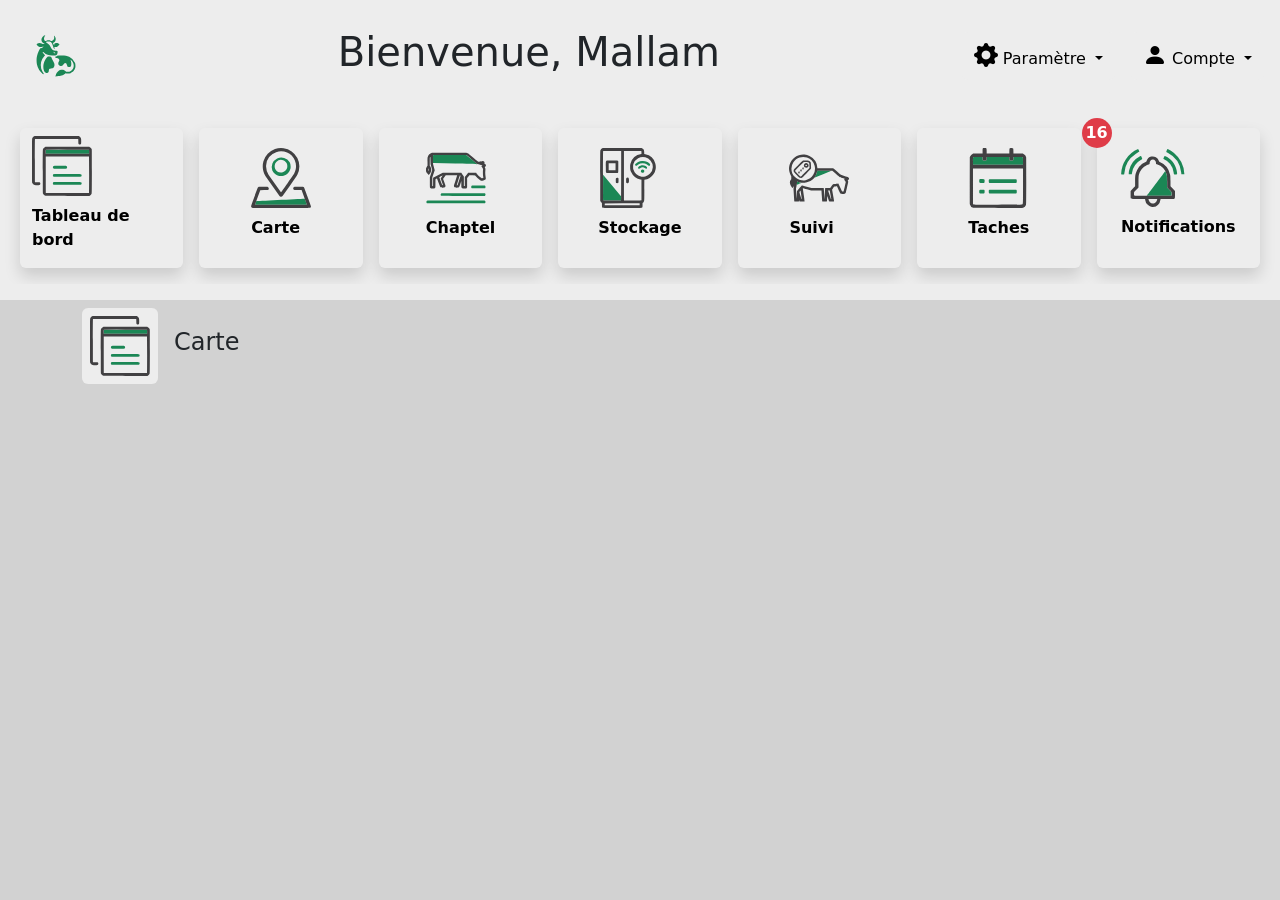
<file: carte.html>
<!DOCTYPE html>
<html lang="en">

<head>
    <meta charset="UTF-8">
    <meta name="viewport" content="width=device-width, initial-scale=1.0">
    <title>herdtech-app</title>
    <link href="https://cdn.jsdelivr.net/npm/bootstrap@5.3.8/dist/css/bootstrap.min.css" rel="stylesheet"
        integrity="sha384-sRIl4kxILFvY47J16cr9ZwB07vP4J8+LH7qKQnuqkuIAvNWLzeN8tE5YBujZqJLB" crossorigin="anonymous">
    <link rel="stylesheet" href="https://cdn.jsdelivr.net/npm/bootstrap-icons@1.13.1/font/bootstrap-icons.min.css">
    <link rel="stylesheet" href="./style.css">
</head>

<body class="body-couleur">
    <nav class="p-3 d-none d-lg-block">
        <ul class="d-flex justify-content-between align-items-center list-unstyled  flex-nowrap overflow-auto">
            <li>
                <svg xmlns="http://www.w3.org/2000/svg" xml:space="preserve" width="80" height="80"
                    viewBox="0 0 158.8 158.8">
                    <path
                        d="m107.2 160.8 1.6-4.7c1.4-3.3 4.4-6.4 7.4-7.9 1.5-.7 2-.8 4.2-.8 3.1 0 4.4.5 6.7 2.7l1.6 1.5h3.3c3.3 0 3.4 0 5.1-.9 6.6-3.3 8.6-11.5 4.5-18.4-1-1.6-4.4-5.1-4.2-4.2l.9 2.9c.5 2 .6 2.7.6 5-.2 4.5-1.5 6.3-4.5 6.3q-3.7.1-4.2-4.3-.5-4.1-3.6-4-1.7 0-3.4 3.1-.6 1.4-1.8 2.1c-1 .7-1.3.8-3.1.8s-2.2-.1-3.2-.8a5 5 0 0 1-2.1-4.1c0-1.3.2-1.8 1-3.2 1.3-2.2 1.4-2.8 1-4q-.3-2-4.4-3.4c-2.2-.8-4.5-2-4.5-2.4l1-.4q1.8-.3 3.3-1.6c.7-.5 1-.6 6.6-.8 8.5-.2 13 .4 17.6 2.5a23 23 0 0 1 11.8 12.5c.7 2 1 6.8.5 9-.4 2-1.8 4.8-3.2 6.5s-4 3.6-6.3 4.5-6 1.1-8.3.6l-1.6-.3-1.1 1a16 16 0 0 1-6 3.6c-1 .2-4 .7-6.7 1zm-25.5-5.4a32 32 0 0 1-11-18c-.8-3-1-9.7-.6-13 .7-5.2 2.8-11.6 5.4-16.3 1.4-2.6 1.7-3 2.6-3q2.3 0 4.4-2 1.3-1.2 1.4-1.5l-2.5.5c-4.2 1.2-6.6.6-9.8-2.7-1-1-1.7-2-1.7-2.1 0-.5 2-1.9 3.5-2.3q3-1 6.5.6c2.3 1 3.6 1.2 5.1.8q2.3-.3-.4-1.1c-3-1.1-5-4-5-7.1s1.7-6.1 4.3-7.8c.9-.5 3.2-1.3 3.2-1l-1 1.9c-1 2-1.5 4.4-1.3 5.7.3 1.2 1.3 3 2 3.3s1 .2 2.7-.3c2.6-.9 6-1 8.1-.2.8.3 1.8.5 2.1.5 1.6 0 4.4-2.4 5-4.4.4-1.2.4-3.4.1-5q-.4-1.4.3-.8.6.3 1.3 1.5c3 4.6 1.6 10.2-3 12.5l-1.2.6a35 35 0 0 0 2.8 4.6V96l1.3-.6c1.9-1 5-1 6.8 0q1.3.7 1.8 1.3c.5.5.5.6.1 1.1a16 16 0 0 1-4.1 4c-1 .5-1.6.6-3.5.6h-2.2l.4 2c.7 2.6.7 2.6-.3 1.7s-1.4-1.6-2.7-5.4c-1.8-5.3-3.3-7.6-5.3-8.5-1.8-.8-7.3-.6-8.7.3-.4.3-.2.5 3.3 3 3 2 4 3.1 6.1 7.3 3 5.6 4.7 6.8 10 7 3.1.2 3.6.4 3.7 1.7q.2 2.9-.7 4.7c-1 2.2-2.5 2.8-7.3 3.2-7.4.7-14.6-1.4-18.6-5.4-1.4-1.5-1.8-1.7-2.4-1.5q-.7 0-.7.4c0 .6 2 3 3.3 4.4l1.5 1.4-1.3 1.5a28 28 0 0 0-6.4 25c.7 2.5 2.7 6.9 4.2 8.8 1 1.2 1 1.4.6 2q-.3.4-.6.5zm25.6-40.7q.5-.8-.9-1-1.2-.1-1.3-1.1-.2-1.1-1-.8c-.4.4-.5 1.4 0 2.1.5 1 2.4 1.5 3.2.8m-19 38.8c-5-2.6-6.5-13.5-3.1-22l2-4c1.2-2 4.3-5.5 5.2-6 .3-.1 6.5.4 6.7.6l.5 1.7q.5 2 4.2 8.6c2.3 4.3 2.4 8.4 0 10.7-1.2 1.4-2.3 1.7-5 1.8q-3.2 0-3.8 1.3c-.2.4-.5 1.7-.7 3-.3 3-.8 3.7-2.3 4.4s-2.2.6-3.6-.1"
                        style="fill:#1B8755;stroke-width:.264583" transform="translate(-29.1 -40.9)" />
                </svg>
            </li>
            <li>
                <h1>
                    Bienvenue, Mallam
                </h1>
            </li>
            <li class="d-flex justify-content-between align-items-center gap-3">
                <div class="dropdown ">
                    <button class="btn btn-secondary dropdown-toggle bg-white text-bg-warning border-0" type="button"
                        data-bs-toggle="dropdown" aria-expanded="false">
                        <i class="bi bi-gear-fill fs-4"></i>
                        Paramètre
                    </button>
                    <ul class="dropdown-menu ">
                        <li><button class="dropdown-item mode-sombre" type="button">
                                <i class="bi bi-moon-fill"></i>/
                                <i class="bi bi-brightness-high-fill"></i>
                                Mode Sombre
                            </button></li>
                        <li><button class="dropdown-item" type="button">
                                <i class="bi bi-globe"></i>
                                Langage
                            </button></li>
                    </ul>
                </div>
                <div class="dropdown ">
                    <button class="btn btn-secondary dropdown-toggle bg-white text-bg-warning border-0" type="button"
                        data-bs-toggle="dropdown" aria-expanded="false">
                        <i class="bi bi-person-fill fs-4"></i>
                        Compte
                    </button>
                    <ul class="dropdown-menu ">
                        <li><button class="dropdown-item mode-sombre" type="button">
                                <i class="bi bi-person-fill-gear"></i>
                                Paramètre du compte
                            </button></li>
                        <li><button class="dropdown-item" type="button">
                                <i class="bi bi-arrow-right-square"></i>
                                Se déconnecter
                            </button></li>
                    </ul>
                </div>
            </li>
        </ul>
        <div class="row gap-3 p-3 flex-nowrap overflow-x-auto">
            <a href="./aceuil.html"
                class="col d-flex flex-column justify-content-center align-items-center shadow rounded-2 text-decoration-none text-black">
                <div>
                    <div class="mt-2 mb-2">
                        <svg xmlns="http://www.w3.org/2000/svg" width="60" height="60" viewBox="0 0 100 100">
                            <path
                                d="M36.5 81.3c-.7-.2-1.6-1.2-1.7-1.9q-.2-1.4.8-2.3l.6-.5h22.5c24.8 0 23.1 0 23.8 1.2.7 1.3 0 2.9-1.3 3.3a1499.4 1499.4 0 0 1-44.7.1m-1-13.8q-1.4-1.3-.3-3c.7-1.1-.1-1.1 23.5-1.1 24.1 0 22.9 0 23.7 1.2q.7 1 .1 2.3c-.6 1.4 1 1.3-24 1.3H36.3Zm.1-13.5q-1.2-1-.7-2.5.3-1.2 1.7-1.5c1-.3 19.5-.2 20.4 0 1.3.5 2 2.1 1.3 3.4s-.2 1.2-11.6 1.2H36.2ZM22.8 26.4c0-2.6 0-3 .4-3.3.3-.3 3-.3 35.8-.3s35.6 0 35.8.3q.3.3.4 3.3v3H22.8Z"
                                style="display:inline;fill:#1B8755;stroke-width:.2" />
                            <path
                                d="M22.3 99.7a6 6 0 0 1-3.8-3.4C18 95.3 18 94 18 59c0-35.2 0-36.3.4-37.3a6 6 0 0 1 3-3.1l1-.5h73l1 .5a6 6 0 0 1 3 3.1c.4 1 .4 2 .4 37.3s0 36.3-.4 37.3a6 6 0 0 1-3 3.1l-1 .5H59.3c-28.8 0-36.4 0-37-.2M95 94.8c.1-.3.2-10 .2-30.4L95 34.3H22.9v30.2l.1 30.4c.2.3 6.2.3 36 .3 35.2 0 35.8 0 36-.4m.2-68.4q0-3-.4-3.3c-.2-.3-3-.3-35.8-.3a384 384 0 0 0-35.8.3c-.4.3-.4.7-.4 3.3v3h72.4ZM4.3 81.7a6 6 0 0 1-3.8-3.4C0 77.3 0 76 0 41 .1 5.8.1 4.7.5 3.7a6 6 0 0 1 3-3.1l1-.5h73.2l1 .5q2.3 1.4 3 3.5.3.9.3 4.5c0 4-.2 4.8-1.2 5.3-.8.4-2 .4-2.6 0-.9-.7-1-1.2-1-5 0-2.9 0-3.5-.3-3.8S73 4.8 41 4.8c-32 0-35.6 0-35.9.3S4.8 9 4.8 41c0 32 0 35.6.3 35.9s.9.3 3.7.3c3.8 0 4.4.1 4.9 1.2.6 1.2 0 2.8-1.2 3.3-.9.4-7 .4-8.2 0"
                                style="display:inline;fill:#414042;stroke-width:.2" />
                        </svg>
                    </div>
                    <p class="fw-bold">
                        Tableau de bord
                    </p>
                </div>
            </a>
            <a href="./carte.html"
                class="col d-flex flex-column justify-content-center align-items-center shadow rounded-2 text-decoration-none text-black">
                <div>
                    <div class="mt-2 mb-2">
                        <svg xmlns="http://www.w3.org/2000/svg" width="60" height="60" viewBox="0 0 100.2 100">
                            <path
                                d="m6.8 94.6 1-3.2L9 88.5h.7c5.2-.4 79.9-4 80-4l3 8.1.8 2.2H50c-34.5 0-43.3 0-43.3-.2m40.4-48c-5.1-1.2-9.2-4.3-11.5-9a16.2 16.2 0 0 1 29-14.1 13 13 0 0 1 1.6 7.1c0 2.2 0 3-.5 4.3a16 16 0 0 1-11.2 11.3c-2 .5-5.6.7-7.4.3m5.8-6c3.7-1 6.6-3.9 7.5-7.5.6-2.3.3-5.2-.8-7.5-.9-1.7-2.9-3.7-4.8-4.6a10 10 0 0 0-12.2 2c-6.6 6.7-2 18 7.4 18q1.8 0 3-.3"
                                style="display:inline;fill:#1B8755;stroke-width:.2" />
                            <path
                                d="M1.6 99.6Q.1 98.8.1 97.3c0-1 11-31 11.6-31.7.9-1 1.2-1 8.7-1 6.4 0 7.2 0 7.8.4 1.4.7 2 2.3 1.3 3.7s-.7 1.4-7.7 1.5l-6.3.1-2.2 6.2a388 388 0 0 0-6.5 18.2h86.6l-1.8-4.8-4.4-12.2-2.7-7.5h-6c-6 0-6 0-6.7-.5-1.9-1.2-1.8-3.7.2-4.7.6-.4 1.4-.4 7.8-.4 7.8 0 8 0 8.8 1.2.4.5 11.1 29.5 11.5 31q.1.7-.2 1.6c-.8 1.8 4.2 1.6-49.7 1.6-45.2 0-48 0-48.6-.4m47-18.8q-.7-.4-1.3-1.1L24.6 47.4c-2-2.9-3.6-6.8-4.4-10.8a30.6 30.6 0 1 1 57.2 8q-1.1 2.2-12.7 18.6l-12 17c-1 1-2.6 1.2-4 .6M60.8 59c5.8-8.3 11-16 11.5-17 3.6-6.7 3.9-14.5.8-21.5A25 25 0 0 0 42 6.8a24.9 24.9 0 0 0-16.7 21.7q-.8 8.9 4.2 16.4L50 74c.1 0 5-6.8 10.7-15"
                                style="display:inline;fill:#414042;stroke-width:.2" />
                        </svg>
                    </div>
                    <p class="fw-bold">
                        Carte
                    </p>
                </div>
            </a>
            <a href="./chaptel.html"
                class="col d-flex flex-column justify-content-center align-items-center shadow rounded-2 text-decoration-none text-black">
                <div>
                    <div class="mt-2 mb-2">
                        <svg xmlns="http://www.w3.org/2000/svg" width="60" height="60" viewBox="0 0 254.1 215">
                            <path
                                d="M4 214.1c-3-1.8-3-8 0-10 .8-.7 13-.8 122.7-.8 93.5 0 122 .2 122.9.6q2.4 1 2.3 5.4c0 2.3-.1 2.8-1.2 4l-1.3 1.4-122 .1C8.1 215 5.4 215 4 214.1M64.6 183q-2.5-1.4-2.5-5c0-2.8.7-4.3 2.4-5.3 1.1-.7 8-.7 92.9-.7H249l1.5 1.4c1.3 1.4 1.4 1.7 1.4 4.4s0 3-1.4 4.3l-1.5 1.5h-91.7c-72.7 0-92-.2-92.7-.6m103-31.1q.5-.2.8 0 .2.3-.6.3t-.2-.3m27.3-.9q-.9-.2-2.1-1.4c-1.2-1.2-1.3-1.6-1.3-4.3 0-2.8.1-3 1.4-4.4l1.4-1.4 26.4-.1c18-.1 26.8 0 27.9.3 2.5.7 3.3 2.2 3.3 5.6s-.8 4.9-3.3 5.6c-1.5.4-51.6.5-53.7.1M18 149.7q-.8-1 .2-.1l.7.7q0 .5-.9-.6m156.3-23c0-10.7 0-15 .1-9.6zM27.4 141.5h1.7q.5.1-1 .2-1.4 0-.7-.2m133.2-20.1v-10.3zm3.4.8a912.8 912.8 0 0 1 0 0m89.3-12.5q0-1 .2-.5v1.3q-.2.4-.2-.8m-36-2-.8-1 1 .9q.8.7.9 1 0 .5-1.1-.9m-4.7-4.7-.9-1 1 .8q1.4 1.1.8 1.1zm13-1.5q-.8-1 .2-.2 1.1 1 .6 1zm15.6-5.1q0-.7.3-.3 0 .5 0 .8-.3.3-.3-.5m-45.8-.2-12-.2 11.9-.1c7.5 0 12 0 12.1.3l.2.3zm-52-.9q.2-.3.7-.2.8.6-.3.5-.5 0-.4-.3m107.7-2q0-.6.3-.2v.8q-.3.3-.3-.5m-10.3-1.6q0-1.2.3-.5v1.2q-.3.4-.3-.7m10-7.1q0-2.4.2-1.4v2.8q-.2 1-.2-1.4m-10-6.5q0-.8.2-.5.3.6 0 1-.1.5-.2-.5m10.3-2q0-.6.3-.2v.8q-.3.3-.3-.5m-9.9-3q0-.6.3-.2 0 .6 0 .8-.3.3-.3-.5M10 72.3q0-1 .2-.5v1q-.2.5-.2-.5m241.6 0q0-1 .2-.5v1q-.2.5-.2-.5M0 69.4q0-.7.3-.3v.9q-.3 0-.3-.6m22 0q0-.7.2-.3v.9q-.3 0-.2-.6M6.2 40.2a602.5 602.5 0 0 1 0 0m9.9-.6a620 620 0 0 1 0 0m106.9 7L33.4 44h-3.7V27.8c0-15 0-16.1.8-16.8.7-.6 5.9-.7 70.4-.6l69.6.1 2.1 1.2c1.2.6 11.4 9 22.8 18.8 16.5 14 21 17.8 22.6 18.3 1.8.5 1.7.6-3.7.5-3 0-44.2-1.2-91.3-2.7M19 45.1q0-1.2.2-.7v1.5q-.2.5-.2-.8M223 38h1q.5.2-.4.2t-.6-.2m17.4-2.6h1.3q.4.2-.7.2t-.6-.2M11.6 9.7q0-.1.8-.7 1-.8.1.1-.8 1.2-.9.6M28.7.1h.8q.3.3-.5.3t-.3-.3M169 .1h.8q.2.3-.6.3t-.2-.3"
                                style="display:inline;fill:#1B8755;stroke-width:.429915" />
                            <path
                                d="M20.9 151.4q-3.1-1.6-4.1-4-.5-1.4-.5-22.2v-20.9l5-15.1 5-15.2-3.2-11.7-3.6-13c-.2-.8-.4-8.3-.6-16.8L18.7 17l-1.3 2.6-1.3 2.5-.1 16.6-.1 16.5 1.2 1.7a25 25 0 0 1 5 15.5c0 7.4-2.4 13-7.8 18.7l-3.1 3.3L8 91a25.6 25.6 0 0 1-3.4-32.9l1.8-2.7V38.7c0-16.2 0-16.8 1-20.1C10 10 16.4 3.7 25.2 1 27.6.3 31 .2 99 .2h71.4l3.1 1c1.7.6 4.3 1.8 5.6 2.7 1.3.8 11 9 21.6 18C219 37.5 220 38.3 221.6 38.3c2 0 12.4-1.5 15.3-2.1q7.2-1.8 9.9 2.6c1.5 2.5 1.5 4 .2 7.3-.2.5 0 .8 1.4 1.2q3.6 1.1 5 4.2c1.3 3.2 0 6.9-3 8.7l-1.8 1 1.6 3c1.7 3.4 1.8 4.1 1 14.3-.6 7.2-.3 13.8 1.1 23.5 1.1 7.3 1.1 9.2.1 11-1 2.1-2.3 2.7-9.3 4.8-7.7 2.3-8.2 2.2-13.7-1.3a76 76 0 0 1-20.5-18l-1.9-2.6h-23.3l-4.8 5.8-4.8 5.9v39.1l-1 1.8c-1.6 2.7-3.4 3.4-9.2 3.6-8.7.4-11.5-.5-13.3-4.2-1-1.9-1-2.3-1-14.8v-13l-4.2 12.4c-2.3 6.8-4.6 12.7-5 13.3-1.8 2-3.9 2.5-10.3 2.5-6.7 0-8-.3-10-2.7a7 7 0 0 1-1.7-6c.1-.7 3.3-10.7 7-22.2l6.6-21.5c0-.3-7-.5-24.2-.4H83.6l-4.7 6.7-5.5 7.9-.8 1.2 5 13.7c2.6 7.5 5 14.2 5.1 14.8.4 1.8-.5 4.6-2 6.2-2 2-4.2 2.4-11 2.3-5.3-.2-6-.3-7.5-1.2-.9-.6-2-1.7-2.4-2.6l-7-18.3-6.2-17-3.3 1.6-3.1 1.7L40 130l-.2 17.4-1.3 1.6c-2 2.7-3.8 3.3-10.3 3.3-4.6 0-6-.2-7.3-.8m9.1-27.6.1-17.8 20.5-10.5 20.5-10.4h78.4l5.4 8.2 5.5 8.2v40h3.9V103l7.1-8.7 7.2-8.8h33.7l2.7 4a68 68 0 0 0 21 19.4c1 .3 6.9-1.5 6.9-2.1l-1-6.5a140.8 140.8 0 0 1-.5-27.9l.5-3-3.8-6-3.8-6 2.2-1.2c1.1-.5 2.1-1.1 2.1-1.3s-9.8-3.2-20.2-6.2c-2.2-.6-4.3-2.3-23-18.3a478 478 0 0 0-22.8-18.8l-2.1-1.2h-69.6c-65-.2-69.7-.1-70.5.5s-.8 1.6-.6 19.3v18.5l3.7 12.8L37 74.3 31.9 90l-5.3 15.6V142l1.7-.1 1.6-.1zm41.8 13.4-4.7-13.8-4.8-14c0-.3 1.9-3.1 4.1-6.4l4.1-6c0-.5-13.8 6.7-14 7.2-.1.3 2.3 7.4 5.4 15.8l6.1 16.4c.4 1 .7 1.2 2.1 1.2q1.6 0 1.7-.4m67-15.4 6.3-19.4 1.1-3.6-1.1-2q-1-1.6-1.5-1.5c-.2.2-3.3 9.8-7 21.3l-6.6 21h3.6zM12.3 73.4c.3-3.2-.4-7.2-1.1-6.5-1.2 1.2-1.3 8.7-.2 10.5.5 1 1.1-.8 1.3-4"
                                style="display:inline;fill:#414042;stroke-width:.429915" />
                        </svg>
                    </div>
                    <p class="fw-bold">
                        Chaptel
                    </p>
                </div>
            </a>
            <a href="./stokage.html"
                class="col d-flex flex-column justify-content-center align-items-center shadow rounded-2  text-decoration-none text-black">
                <div>
                    <div class="mt-2 mb-2">
                        <svg xmlns="http://www.w3.org/2000/svg" width="60" height="60" viewBox="0 0 278.4 300">
                            <path
                                d="m23 281.1.1-4.2h174l-86.8.1-86.8.2-.3 4-.2 4.1zm-7.6-19.4c-1-1-1-6.2-.9-64.7l.2-63.6L59.4 187l44.7 53.7.3-113.4.3-113.3.2 108c0 59.5 0 115.4-.3 124.4l-.4 16.3H60.3c-41.8 0-44 0-45-1.1M207.8 123c-3.9-2.3-5.2-6.2-3.5-10.5 2.4-6.3 10.1-7.6 14.7-2.3 3.4 3.9 2 10.8-2.7 13a10 10 0 0 1-8.5-.2m-15-19.5q-3.3-1.3-3.2-5.2c0-1.5.6-2.5 3-4.8 9-8.7 24-10.2 35.1-3.4q10.9 6.6 5.7 12-3.7 3.8-8.7-.4a19.4 19.4 0 0 0-24.7 0c-3 2.5-4.7 3-7.2 1.8m-15-15q-3.1-1.7-3.2-5.4c0-3 7.5-9.4 15.3-13.4a42 42 0 0 1 20.4-4.7c9.5-.4 15.6.7 22.7 4 7.5 3.3 16.1 10 16.9 13 .5 2-.7 5.4-2.2 6.3-2.6 1.4-5.1.8-8.5-2.1q-6.9-6-15.1-8.6a42 42 0 0 0-23.4 0 44 44 0 0 0-15 8.5c-3.7 3.1-5.4 3.6-7.9 2.4"
                                style="display:inline;fill:#1B8755;stroke-width:.6" />
                            <path
                                d="M12.9 299C9.4 297.5 9 296 9 284.6c0-5.7-.2-10.3-.5-10.3-1.1 0-5.7-5.2-7-7.8l-1.2-2.7V138.9C.3 17.6.3 14 1.4 11.1c1.6-3.9 5.1-7.6 9-9.4L13.5.3h193.8l3.4 1.7c2 1 4.3 2.7 5.3 3.9 3.5 4.2 3.9 5.7 4.2 15.4l.3 9 5 1A64 64 0 0 1 275.7 77a64 64 0 0 1-54.6 81.5s-.2 23-.2 51.2c0 55.4 0 55-3.3 59.7-.9 1.4-2.5 3-3.6 3.8l-2 1.4-.1 10.1c0 8.5-.2 10.4-1 11.8-2.3 3.8 4.5 3.6-100.5 3.6-84 0-95.8-.1-97.4-1m184.5-17.9v-4.5l-87.1.1-87.2.2-.2 4.4-.2 4.3h174.7zm-92.8-34.6c.2-9 .4-64.9.4-124.2V14.4H60.6c-39.5 0-44.4.1-45.3 1s-.9 12.8-.9 123c0 112.9 0 122.3 1 123.3s3.1 1.1 44.9 1.1h44zm-22.8-71c-3.3-1.4-3.8-3.3-3.8-13.3 0-7.8.1-9.1 1.2-10.9q1.8-3.2 6.4-3.1c1.6 0 2.6.5 4.2 2l2 2v10c0 10.7-.2 11.6-3.6 13.3q-3 1.6-6.4 0m-50-51.5a8 8 0 0 1-2.8-3.4c-.5-1.5-.7-9.3-.8-26.9 0-26.9 0-27.4 3.3-30 1.6-1.3 1.9-1.3 28.3-1.3h26.7l2 2 2.1 2v27.3c0 29.9.1 28.9-3.6 30.8-1.5.8-5.8.9-27.5.9H33.8Zm45-30.4V76.2H42.6V111h34.2zm128.3 168.3 1.3-1V158.4l-1.4-.3-4.9-1a65 65 0 0 1-45.3-37c-4.1-9.5-5.1-14.6-5-25.9 0-8.7.2-10.6 1.6-15.7a66 66 0 0 1 53.9-47.9c1 0 1.1-.6 1.1-7 0-5.7-.2-7.2-1-8.1-1-1-3-1.1-43.8-1.1h-42.8v248.4h42.5c37.4 0 42.6-.1 43.8-1m-71.7-86.5c-3.2-1.5-3.8-3.7-3.8-13.4 0-9.4.5-11.3 3.6-12.9a7 7 0 0 1 10.2 4.4c.8 3 .7 15.5-.2 18s-4 5-6.3 4.9c-.9 0-2.5-.5-3.5-1m91.9-33.2a47 47 0 0 0 24.1-14 48.7 48.7 0 0 0 2.7-64.8 54 54 0 0 0-26.5-16.9 50 50 0 0 0-59 32.8c-1.8 5.4-1.9 6-1.9 14.9 0 8 .2 9.9 1.4 13.8 6 19 21.5 32.4 41.2 35.4 4.7.7 12 .2 18-1.2"
                                style="display:inline;fill:#414042;stroke-width:.6" />
                        </svg>
                    </div>
                    <p class="fw-bold">
                        Stockage
                    </p>
                </div>
            </a>
            <a href="./suivi.html"
                class="col d-flex flex-column justify-content-center align-items-center shadow rounded-2 text-decoration-none text-black">
                <div>
                    <div class="mt-2 mb-2">
                        <svg xmlns="http://www.w3.org/2000/svg" width="60" height="60" viewBox="0 0 752.2 590.4">
                            <path
                                d="M309.7 451.4c18-.2 47.5-.2 65.5 0 18 .1 3.3.3-32.8.3s-50.8-.2-32.7-.3M98.5 377.8c.6-1.6 1.2-11 1.5-20.9s.8-18 1.1-18 3.8 1.4 7.9 3c14 6 37.7 12.3 45.7 12.3 2 0 3.5.5 3.5 1 0 .9-36.5 16.2-58.3 24.6-2 .7-2.2.4-1.4-2m218-88.3c15.6-17.6 29.7-47 35.5-73.8 1.3-6 2.5-11 2.7-11.1.2-.2 40.2-.2 88.9 0l88.5.3-105.2 42.5a9110 9110 0 0 0-110 45l-5 2.4zm-222-33-30.1-30.4 30.4 30.1 30.4 30.4c0 .9-2.8-1.8-30.7-30m67.3 10c0-.1 20.8-21 46.3-46.3l46.4-46-46 46.3c-42.9 43-46.7 46.9-46.7 46M95.6 153a1133 1133 0 0 1 30.7-30.1c.4 0-13 13.6-29.5 30.1A1133 1133 0 0 1 66.1 183c-.3 0 13-13.5 29.5-30m309.2 18.6c26.2-.2 68.7-.2 94.5 0s4.3.3-47.6.3c-52 0-73-.1-46.9-.3"
                                style="fill:#1B8755;stroke-width:1.18081" />
                            <path
                                d="M68 588.9c-1.9-1.4-2.6-9.6-7-80.2L56.1 430l3.3-16.4a314 314 0 0 0 3.2-18c0-1-2 1.6-4.4 5.6-13.7 22.4-14.8 22.7-25 6.8-26-40-29.5-70.8-10.3-91.3l5.4-5.8v-36.7L23 265C6.4 236-2.3 196 1 163.5 3.6 137.8 8 122 19 99.8A216 216 0 0 1 33.2 75c9.3-13.2 28-32 40.9-41.1C108.7 9.3 154.3-3.1 194.2 1c24 2.5 41.5 7.5 62.6 17.9a177 177 0 0 1 98.6 147.8v5.6l98.3.3 98.3.3 5.3 2.6c3 1.5 25 20 49 41.2 24 21.1 44 38.7 44.5 39l43.1 13.5c23.3 7.1 44.2 14 46.5 15.1a22 22 0 0 1 7.9 30.7c-2.8 4.2-8.1 8.7-11.8 10-.5.1.7 3.2 2.6 6.7q3.6 6.5 3.6 11.7c0 4.5-26.1 121-29.7 132.4a32 32 0 0 1-23.5 20.6c-6.4 1.2-31.5-1.5-37-4-9.5-4.2-12-8-31.9-51-10.3-22.4-19.2-41-19.7-41.6-.6-.8-36.3 4.5-37.2 5.5l-12 17.6c-11.7 17.3-11.8 17.5-10.8 22.5 3.3 16.1 24.7 137 24.7 139.3 0 5.4-1 5.6-32 5.6-29.1 0-29.4 0-31-2.7-1-1.4-6.4-16.9-12-34.3a418 418 0 0 0-10.8-31.1c-.2.2-1.2 15-2.2 32.8-1.4 28-2 32.5-3.7 33.8-2.9 2.1-53.4 2.1-56.3 0-1.7-1.3-2.5-9.8-6-67-2.4-36-4.2-66.7-4.2-68.1V451H277l-51.7-14.4c-28.4-8-51.9-14.2-52.1-13.9s4.8 37.4 11.3 82.5c11.4 78.8 11.8 82 9.7 83.5-1.7 1.2-8.6 1.6-30.4 1.6-16 0-29-.5-30.3-1.1s-3-4.3-4.3-9.2c-2-7.3-2.3-7.7-3-4.5-.4 2-.8 5.6-.9 8q0 4.4-2.4 5.6c-3.6 1.9-52.2 1.6-54.9-.3m92.6-29.7c0-2.3-14-98.4-14.9-102.2-.7-2.8-1-2.6-7.6 4.7-6.3 7-7 8.2-7 13 0 3.4 4.2 19.2 11.8 44.3l12.4 40.4c.7 2 5.3 1.9 5.3-.2m289.1-69.6c2.4-48.2 3.7-66 4.8-67.4 1.4-1.6 5.7-1.8 31.5-1.8h30l16-21.2a368 368 0 0 1 17.4-22.2c2.1-1.3 67-12 68.7-11.4.8.3 11.7 22.5 24.2 49.4 25.5 54.5 22.4 50.2 35.6 50.2 5.6 0 5.7 0 6.9-4.4a2797 2797 0 0 0 26.7-115.7c-.4-1-5-7.8-10.1-15.1a73 73 0 0 1-9.4-15.7q0-2.4 4.8-5.3c2.6-1.6 4.4-3.2 3.8-3.5-.5-.3-14.8-4.6-31.7-9.6s-32.3-10.3-34.2-11.7-21.9-19-44.3-39l-43.3-38.8c-2.4-2.2-5.6-2.3-97.3-2.2-52.2.1-95 .3-95.1.4-.2.2-1.4 5.2-2.7 11a179 179 0 0 1-138 136.6c-9.8 2.2-15.1 2.5-36.9 2.5-22 0-26.8-.3-36-2.5-13-3.1-22.5-6.2-32.1-10.2-4-1.7-7.7-3.1-8-3.1s-.6 6.4-.6 14.3c0 12.7-.8 17.9-6.6 46.3l-6.5 32 3.9 61.7c2 33.9 4 61.4 4.2 61.2s1.5-21.3 2.7-46.8c1.3-25.6 2.6-47.6 2.9-48.9.6-2.5 56.5-68.7 59.7-70.6 1.4-.8 18 3.3 61.8 15.6l59.9 16.7h152.2l1 2.6c.7 1.5 2.8 30 4.8 63.5 3.7 61.6 5 77.7 5.7 71.8.2-1.8 1.9-32.7 3.6-68.7m80 68.6-9.5-52.8-9.6-52.3c-.6-1.7-2.1-2-10.7-2-9.9 0-10 0-9.2 2.6l31.4 96.3c3 9 4 10.9 6 10.9 1.8 0 2.2-.6 1.7-2.7M209 322.5a148 148 0 0 0 112.1-181.6 149 149 0 0 0-96.3-103 153 153 0 0 0-91.3-.7c-31.6 10-60 31.4-78.3 59a140 140 0 0 0-24.5 81.5c0 40.2 13.5 73.7 41.2 102.5 23.6 24.5 50 38.2 84.6 44 12.7 2.2 39.2 1.3 52.5-1.7m-72.6-29.3c-5.2-1.7-9.9-5.9-39.9-35.7s-34.2-34.4-36.3-40q-4.2-11.6-.4-23.3c1.7-5.3 7.3-11.3 54.6-58.8 29-29.1 54.6-54 57-55.2 8.2-4.2 12.9-4.5 46-2.9 27.5 1.4 32.3 2 37.3 4.1 8.9 4 15.5 11.5 18.2 20.4 1.2 4.4 3.3 38.7 3.5 58.7.2 11.8-.1 13.7-2.9 19.3-2.4 4.9-13.8 17-54.7 57.7-35.6 35.5-53.4 52.4-57 54.2-7 3.5-17.7 4.1-25.4 1.5m25-26.2c13.3-11.8 93.1-92.3 94.8-95.6 1-2 1-9.5 0-32.4-1.6-33-2.1-35.3-9.4-38.8-5-2.4-59.2-5.4-63.9-3.5A1250 1250 0 0 0 129 149l-51 51.2V212l31.5 31.6 31.7 31.6h5.5c5.3 0 6.2-.5 14.8-8.1m-35-26.7-1.6-3-2.8 2.6c-2.5 2.3-2.7 2.4-3.5.4q-.7-2 1.2-3.2 3.5-2 .5-6.8c-1.3-2.1-1.6-2.2-3.5-.4-1.2 1-3 1.5-4 1-1.8-.6-1.8-1 .6-3.6 2.7-2.8 2.7-3 .7-6-1.5-2.3-1.7-3.4-.7-4.5q1.4-1.6 3.6 1.6l2.2 3 3-2.8c2.8-2.6 2.8-3 1.1-5.6-1-1.5-1.5-3.7-1-4.8.6-1.8 1-1.6 3.4 1.3s2.8 3.1 4.2 1.4q1.6-2.2 3.2-.6c1.4 1.2 1.3 1.8-.7 4-2.5 2.6-2.5 2.6-.2 5.4 2 2.4 2.5 2.6 4.2 1.2 3-2.5 4.8.2 2 2.8-2.4 2.1-2.4 2.2-.1 5.4 1.9 2.7 2 3.5.7 4.6s-2 .6-3.7-1.8l-2-3.1-3 3c-2.8 2.8-2.8 3-1 6 2 2.8 1.7 5.4-.4 5.4-.5 0-1.6-1.3-2.5-3m3-17.8-2.1-3.2-3 3c-3 3-3 3.1-1 6.3l2.1 3.1 3-3c3-3 3-3 1-6.2m22.3-7c-2-2.8-2.2-2.9-4.2-1.1-3.3 3-5.3.8-2.2-2.5 2.4-2.6 2.4-2.8.5-5.8-2-3-2.2-3-4.3-1-1.7 1.5-2.6 1.6-3.6.6s-.8-2 .8-3.8c2-2 2-2.7.6-5.3-2.2-4.2.2-6.6 2.8-2.8l2 2.7 2.9-2.8c2.8-2.7 2.9-3 1-5.7-1.4-2.2-1.5-3.2-.4-4.2q1.4-1.6 3.2 1.3c1.7 2.5 2 2.6 3.9.9 1.7-1.6 2.2-1.6 3.4-.2 1 1.3 1 2-.4 3.1-2.3 1.8-2.3 3.5 0 6.4 1.3 1.8 2 2 3.4.8 2.8-2.3 4.7-.3 2.3 2.4-2 2.2-2 2.5-.1 5.7 1.8 3 1.8 3.5.2 4.8q-1.6 1.3-1.8.4c0-.5-.8-2-1.7-3.3-1.7-2.2-1.8-2.2-4.7.5-2.8 2.7-2.8 2.8-1 6.1 1.5 2.5 1.7 3.7.7 4.7s-1.8.5-3.3-1.8m2.4-12.4c1.9-2 2-2.8.6-5.3-2-3.6-2.5-3.7-5.7-.3-2.3 2.6-2.4 3-.7 5.4 2.2 3.2 3 3.2 5.8.2m23-12c-2-4-2.1-4-4.6-1.7-3.5 3.2-5.6 1-2.4-2.3 2.5-2.7 2.6-3 .6-5.9s-2.1-3-4.2-1.1c-3.4 3-5.5.9-2.4-2.4 2.5-2.6 2.5-2.8.5-5.8-1.5-2.3-1.6-3.5-.7-4.5q1.3-1.5 3.7 1.6l2.3 2.8 2.7-2.7c2.7-2.6 2.7-2.8.8-6.1-1.7-3-1.8-3.7-.3-4.8q1.6-1.3 1.7-.4c0 .6.8 2 1.8 3.3 1.6 2.1 1.8 2.2 4 .2 3-2.7 4.6-.2 1.8 2.9-2 2.1-2 2.4 0 5.3 1.9 3 2.1 3 4.1 1.1 3-2.6 4.5 0 1.8 3-2 2.2-2 2.4 0 5.4 2.9 4.4.5 6.7-2.8 2.7l-2.3-2.8-2.8 2.7c-2.6 2.6-2.6 2.8-.7 6.1 1.6 2.9 1.7 3.7.4 4.8s-2 .7-3-1.4m2.1-13.1c2.5-2.6 2.5-2.7.3-5.6l-2.2-3-3 2.9c-2.8 2.6-2.8 3-1.1 5.6 2.3 3.4 2.9 3.4 6 .1m26.5-13a38 38 0 0 1-17-15.6c-2.8-6.4-2.8-18.5.1-24.8 2.7-5.9 10-12.9 15.7-15.3a37 37 0 0 1 21.2-.5c6.5 2 13.9 8.7 17.1 15.7a29.3 29.3 0 0 1-26.7 41.8c-3.6 0-8.3-.6-10.4-1.3m15-19.1c3.8-2 4.8-4 4.8-9.2 0-11.3-16.8-12.6-19.5-1.6-1 3.8 1.6 9 5.4 11 3.8 1.9 5.3 1.9 9.3-.2"
                                style="fill:#414042;stroke-width:1.18081" />
                        </svg>
                    </div>
                    <p class="fw-bold">
                        Suivi
                    </p>
                </div>
            </a>
            <a href="./taches.html"
                class="col d-flex flex-column justify-content-center align-items-center shadow rounded-2 text-decoration-none text-black">
                <div>
                    <div class="mt-2 mb-2">
                        <svg xmlns="http://www.w3.org/2000/svg" width="60" height="60" viewBox="0 0 94.2 100">
                            <path
                                d="M16.9 75.7c-1-.4-1.1-.8-1.1-3 0-3.2.3-3.4 4.9-3.3l3.1.1.5.6c.5.5.5.7.5 2.5l-.2 2.4c-.4.8-1.4 1-4.3 1q-2.9 0-3.4-.3m16 .1c-1-.4-1.2-1-1.2-3.1 0-2 0-2.1.6-2.6l.5-.6h22l22.5.1c1 .4 1.1.9 1.1 3 0 2.3-.2 2.8-1.2 3.2-.8.2-43.7.3-44.3 0m-16-17.7c-1-.4-1.1-.8-1.1-3 0-3.2.3-3.4 4.9-3.3l3.1.1.5.6c.5.5.5.7.5 2.5l-.2 2.4c-.4.8-1.4 1-4.3 1q-2.9 0-3.4-.3m16 .1c-1-.4-1.2-1-1.2-3.1 0-2 0-2.1.6-2.6l.5-.6h22l22.5.1c1 .4 1.1.9 1.1 3 0 2.3-.2 2.8-1.2 3.2-.8.2-43.7.3-44.3 0M5.4 22.4c0-6 0-6.6 1-7.3.4-.3 1.4-.3 7.7-.3h7.3v2.5c0 2.4 0 2.5.5 3s.6.5 3 .5h2.3l.5-.6c.5-.6.5-.7.5-3v-2.4H66v2.5c.1 2.5.1 2.5.7 3s.7.5 2.8.5c3.1 0 3.3-.2 3.3-3.7v-2.3h7.3c6.3 0 7.3 0 7.7.3 1 .7 1 1.3 1 7.3V28H5.4Z"
                                style="display:inline;fill:#1B8755;stroke-width:.2" />
                            <path
                                d="M5.8 99.7A8 8 0 0 1 .3 94C0 93 0 88.6 0 54l.1-39 .8-1.4Q2 11 4.6 9.9l1.1-.6h7.8l7.9-.1V5c.1-5.1 0-5 3-5 3.7-.2 3.8 0 3.8 5.3v3.8H66V5.7l.2-4.3c.3-1.1 1-1.4 3.2-1.4q2.9 0 3.2 1.1l.2 4.3v3.8h7.8l7.9.1 1.1.6a8 8 0 0 1 4.4 5.6c.2.9.2 11.6.2 39.8-.1 36.4-.1 38.7-.5 39.5a8 8 0 0 1-4.7 4.7c-.9.4-3.1.4-41.5.4-35.3 0-40.7 0-41.7-.2M87.6 94c1.3-.7 1.2 1.4 1.2-30.8V34H5.4v29.3c0 25.8 0 29.4.3 29.9.7 1.3-2.5 1.2 41.4 1.2 35.3 0 40 0 40.5-.3m1.2-71.7c0-6 0-6.6-1-7.3-.4-.3-1.4-.3-7.7-.3h-7.3v2.3c0 3.5-.2 3.7-3.3 3.7-2.1 0-2.3 0-2.8-.5s-.6-.5-.7-3v-2.5H28.2v2.4c0 2.3 0 2.4-.5 3l-.5.6h-2.4c-2.3 0-2.4 0-2.9-.5s-.5-.6-.5-3v-2.5h-7.3c-6.3 0-7.3 0-7.7.3-1 .7-1 1.3-1 7.3V28h83.4Z"
                                style="display:inline;fill:#414042;stroke-width:.2" />
                        </svg>
                    </div>
                    <p class="fw-bold">
                        Taches
                    </p>
                </div>
            </a>
            <a href="./notification.html"
                class="col d-flex flex-column justify-content-center align-items-center shadow rounded-2 text-decoration-none text-black position-relative">
                <div>
                    <div class="mt-2 mb-2">
                        <svg xmlns="http://www.w3.org/2000/svg" width="63.7" height="58" viewBox="0 0 63.7 58">
                            <path
                                d="M31 57.9h.3-.2q-.2 0 0 0m1.4 0h.3-.2q-.2 0 0 0m-3.6-4.7-.3-.4zl.4.4zm6 0 .3-.3zl-.3.2zM24 50.8q0-.2.1 0v.2zm15.3 0q0-.2.1 0v.2zm-12-.3q0-.3.2 0v.1zm8.7 0q0-.3 0 0v.1zm-10.2-3.9c.2 0 18.3-24.2 18.4-24.4l.2.1c.4.8 1 2.4 1.3 3.5s.3 1.2.3 7l.1 5.7 2.2 2.2 2.3 2.5v1.6l-.1 1.6-.3.3H26m-12.2-4.2.6-.5zl-.5.6Zm-4.2-.1v-.1q.2.1 0 .2zm44.5 0q0-.3.1-.1v.2zM51 38.5l-.8-.8zl.8.8zm-38.1 0 .8-.8zl-.8.8q0-.1.7-.8m4.2.5.3-.3-.2.3-.3.2zm.6-5.8v-2.5zm31.8-5.6v-.2.3zm-35.2-.1v-.2.3zm3.4-.2q0-.2.1 0v.1zm35.4-2q-.2-.1-.3-1.5A17 17 0 0 0 42.6 10c-.2-.3-.2-.3 0-.9l1-2.1q.5 0 2.6 1.1c5.6 3.4 9.4 9.5 9.9 16 0 1 0 1-.2 1.2-.4.3-2.6.3-2.9 0m-52.9 0A28.2 28.2 0 0 1 17.1 0a9 9 0 0 1 1.2 2.6c0 .2-.2.4-1.5 1L14.6 5A25 25 0 0 0 3.4 24l-.2 1.2c-.2.3-2.9.2-3 0m7.6 0c-.1-.4 0-2.4.3-3.6A21 21 0 0 1 19 7.3q1-.6 1.2-.1c.2.2 1 2.2 1 2.5s-.1.4-1.1 1A18 18 0 0 0 11 24l-.2 1.2H7.7m52.7 0-.2-1.7A25 25 0 0 0 46.7 3.7q-1.5-.7-1.4-1c0-.3.8-2.2 1-2.5l.4-.2A26 26 0 0 1 53 3.9a28.7 28.7 0 0 1 10.4 21.3 7 7 0 0 1-3 0m-39.2-5.8.2-.3zl-.3.2zm20.6-.7q-.2-.3 0 0 .4.2.2.2zm-19.5-.4.2-.2q.2-.3 0 0zm-4.1-.7.2-.2q.3-.2 0 0zm11.2-6 .3-.2q.2-.3 0 0zm2.2-1.1h.5-.5M36.3 9l-.2-.2zl.2.3zm-4.6-1.9h.3l-.2.1q-.2 0 0 0"
                                style="display:inline;fill:#1B8755;stroke-width:.115942" />
                            <path
                                d="m31.1 58-.8-.3q-.7 0-1.8-.6a6 6 0 0 1-2-1.5 8 8 0 0 1-2.3-4.7l-.1-1h-6.6c-7.4 0-7.2 0-7.7-.7-.2-.4-.2-.6-.2-3.7V42l2.3-2.5 2.2-2.3v-5c.1-5.8.2-6.2 1-8.6a19 19 0 0 1 2.4-4.8c.9-1.3 3-3.3 4.2-4.2l3.4-1.8q.3 0 .5-.7c.6-2.2 2.4-4 4.6-4.5a6.5 6.5 0 0 1 7.7 4.3l.4.8a17.8 17.8 0 0 1 10.8 13c.3 1.3.3 1.7.4 6.4v5.1l2.2 2.3 2.3 2.5v3.6c0 3.6 0 3.8-.7 4.2-.4.3-.6.3-7 .3h-6.7l-.2 1q-.3 2.7-2.3 4.7a6 6 0 0 1-2 1.4q-1 .5-1.6.6c-.6.2-2 .3-2.4.2m2.3-3.8a5 5 0 0 0 2-1.8c.4-.7.8-1.7.8-2.2V50h-8.7v.2a5 5 0 0 0 1.4 3 4 4 0 0 0 4.5 1m17.2-7.8q.3-.1.2-1.6l-.1-1.6c0-.2-1.1-1.3-2.3-2.5l-2.2-2.2v-5.8c-.1-5.7-.1-5.8-.4-7a15 15 0 0 0-9.9-10.4L35 15v-.9q0-1.4-.8-2.4a3 3 0 0 0-4.6-.2q-.9 1-1 2.5v1l-1 .4c-4.3 1.3-8 4.9-9.3 9.2-.7 2-.7 2.3-.8 8.1v5.7c0 .1-1 1.2-2.2 2.3l-2.2 2.4-.1 1.8q0 1.6.2 1.6c.1.2 2 .2 18.6.2h18.5z"
                                style="display:inline;fill:#414042;stroke-width:.115942" />
                        </svg>
                    </div>
                    <p class="fw-bold">
                        Notifications
                    </p>
                </div>
                <div
                    class="nbre-notification rounded-circle d-flex justify-content-center align-items-center  position-absolute  ">
                    <span class="fw-bold text-white">16</span>
                </div>
            </a>


        </div>
    </nav>
    <aside class=" vh-100 position-fixed  d-lg-none ">
        <div class="row gap-3 p-3 flex-nowrap overflow-x-auto d-flex flex-column">
            <a href="./aceuil.html">
                <div class="col d-flex flex-column justify-content-center align-items-center shadow rounded-2 ">
                    <div class="mt-2 mb-2">
                        <svg xmlns="http://www.w3.org/2000/svg" width="60" height="60" viewBox="0 0 100 100">
                            <path
                                d="M36.5 81.3c-.7-.2-1.6-1.2-1.7-1.9q-.2-1.4.8-2.3l.6-.5h22.5c24.8 0 23.1 0 23.8 1.2.7 1.3 0 2.9-1.3 3.3a1499.4 1499.4 0 0 1-44.7.1m-1-13.8q-1.4-1.3-.3-3c.7-1.1-.1-1.1 23.5-1.1 24.1 0 22.9 0 23.7 1.2q.7 1 .1 2.3c-.6 1.4 1 1.3-24 1.3H36.3Zm.1-13.5q-1.2-1-.7-2.5.3-1.2 1.7-1.5c1-.3 19.5-.2 20.4 0 1.3.5 2 2.1 1.3 3.4s-.2 1.2-11.6 1.2H36.2ZM22.8 26.4c0-2.6 0-3 .4-3.3.3-.3 3-.3 35.8-.3s35.6 0 35.8.3q.3.3.4 3.3v3H22.8Z"
                                style="display:inline;fill:#1B8755;stroke-width:.2" />
                            <path
                                d="M22.3 99.7a6 6 0 0 1-3.8-3.4C18 95.3 18 94 18 59c0-35.2 0-36.3.4-37.3a6 6 0 0 1 3-3.1l1-.5h73l1 .5a6 6 0 0 1 3 3.1c.4 1 .4 2 .4 37.3s0 36.3-.4 37.3a6 6 0 0 1-3 3.1l-1 .5H59.3c-28.8 0-36.4 0-37-.2M95 94.8c.1-.3.2-10 .2-30.4L95 34.3H22.9v30.2l.1 30.4c.2.3 6.2.3 36 .3 35.2 0 35.8 0 36-.4m.2-68.4q0-3-.4-3.3c-.2-.3-3-.3-35.8-.3a384 384 0 0 0-35.8.3c-.4.3-.4.7-.4 3.3v3h72.4ZM4.3 81.7a6 6 0 0 1-3.8-3.4C0 77.3 0 76 0 41 .1 5.8.1 4.7.5 3.7a6 6 0 0 1 3-3.1l1-.5h73.2l1 .5q2.3 1.4 3 3.5.3.9.3 4.5c0 4-.2 4.8-1.2 5.3-.8.4-2 .4-2.6 0-.9-.7-1-1.2-1-5 0-2.9 0-3.5-.3-3.8S73 4.8 41 4.8c-32 0-35.6 0-35.9.3S4.8 9 4.8 41c0 32 0 35.6.3 35.9s.9.3 3.7.3c3.8 0 4.4.1 4.9 1.2.6 1.2 0 2.8-1.2 3.3-.9.4-7 .4-8.2 0"
                                style="display:inline;fill:#414042;stroke-width:.2" />
                        </svg>
                    </div>
                </div>
            </a>
            <a href="./carte.html">
                <div class="col d-flex flex-column justify-content-center align-items-center shadow rounded-2  ">
                    <div class="mt-2 mb-2">
                        <svg xmlns="http://www.w3.org/2000/svg" width="60" height="60" viewBox="0 0 100.2 100">
                            <path
                                d="m6.8 94.6 1-3.2L9 88.5h.7c5.2-.4 79.9-4 80-4l3 8.1.8 2.2H50c-34.5 0-43.3 0-43.3-.2m40.4-48c-5.1-1.2-9.2-4.3-11.5-9a16.2 16.2 0 0 1 29-14.1 13 13 0 0 1 1.6 7.1c0 2.2 0 3-.5 4.3a16 16 0 0 1-11.2 11.3c-2 .5-5.6.7-7.4.3m5.8-6c3.7-1 6.6-3.9 7.5-7.5.6-2.3.3-5.2-.8-7.5-.9-1.7-2.9-3.7-4.8-4.6a10 10 0 0 0-12.2 2c-6.6 6.7-2 18 7.4 18q1.8 0 3-.3"
                                style="display:inline;fill:#1B8755;stroke-width:.2" />
                            <path
                                d="M1.6 99.6Q.1 98.8.1 97.3c0-1 11-31 11.6-31.7.9-1 1.2-1 8.7-1 6.4 0 7.2 0 7.8.4 1.4.7 2 2.3 1.3 3.7s-.7 1.4-7.7 1.5l-6.3.1-2.2 6.2a388 388 0 0 0-6.5 18.2h86.6l-1.8-4.8-4.4-12.2-2.7-7.5h-6c-6 0-6 0-6.7-.5-1.9-1.2-1.8-3.7.2-4.7.6-.4 1.4-.4 7.8-.4 7.8 0 8 0 8.8 1.2.4.5 11.1 29.5 11.5 31q.1.7-.2 1.6c-.8 1.8 4.2 1.6-49.7 1.6-45.2 0-48 0-48.6-.4m47-18.8q-.7-.4-1.3-1.1L24.6 47.4c-2-2.9-3.6-6.8-4.4-10.8a30.6 30.6 0 1 1 57.2 8q-1.1 2.2-12.7 18.6l-12 17c-1 1-2.6 1.2-4 .6M60.8 59c5.8-8.3 11-16 11.5-17 3.6-6.7 3.9-14.5.8-21.5A25 25 0 0 0 42 6.8a24.9 24.9 0 0 0-16.7 21.7q-.8 8.9 4.2 16.4L50 74c.1 0 5-6.8 10.7-15"
                                style="display:inline;fill:#414042;stroke-width:.2" />
                        </svg>
                    </div>
                </div>
            </a>
            <a href="./chaptel.html">
                <div class="col d-flex flex-column justify-content-center align-items-center shadow rounded-2 ">
                    <div class="mt-2 mb-2">
                        <svg xmlns="http://www.w3.org/2000/svg" width="60" height="60" viewBox="0 0 254.1 215">
                            <path
                                d="M4 214.1c-3-1.8-3-8 0-10 .8-.7 13-.8 122.7-.8 93.5 0 122 .2 122.9.6q2.4 1 2.3 5.4c0 2.3-.1 2.8-1.2 4l-1.3 1.4-122 .1C8.1 215 5.4 215 4 214.1M64.6 183q-2.5-1.4-2.5-5c0-2.8.7-4.3 2.4-5.3 1.1-.7 8-.7 92.9-.7H249l1.5 1.4c1.3 1.4 1.4 1.7 1.4 4.4s0 3-1.4 4.3l-1.5 1.5h-91.7c-72.7 0-92-.2-92.7-.6m103-31.1q.5-.2.8 0 .2.3-.6.3t-.2-.3m27.3-.9q-.9-.2-2.1-1.4c-1.2-1.2-1.3-1.6-1.3-4.3 0-2.8.1-3 1.4-4.4l1.4-1.4 26.4-.1c18-.1 26.8 0 27.9.3 2.5.7 3.3 2.2 3.3 5.6s-.8 4.9-3.3 5.6c-1.5.4-51.6.5-53.7.1M18 149.7q-.8-1 .2-.1l.7.7q0 .5-.9-.6m156.3-23c0-10.7 0-15 .1-9.6zM27.4 141.5h1.7q.5.1-1 .2-1.4 0-.7-.2m133.2-20.1v-10.3zm3.4.8a912.8 912.8 0 0 1 0 0m89.3-12.5q0-1 .2-.5v1.3q-.2.4-.2-.8m-36-2-.8-1 1 .9q.8.7.9 1 0 .5-1.1-.9m-4.7-4.7-.9-1 1 .8q1.4 1.1.8 1.1zm13-1.5q-.8-1 .2-.2 1.1 1 .6 1zm15.6-5.1q0-.7.3-.3 0 .5 0 .8-.3.3-.3-.5m-45.8-.2-12-.2 11.9-.1c7.5 0 12 0 12.1.3l.2.3zm-52-.9q.2-.3.7-.2.8.6-.3.5-.5 0-.4-.3m107.7-2q0-.6.3-.2v.8q-.3.3-.3-.5m-10.3-1.6q0-1.2.3-.5v1.2q-.3.4-.3-.7m10-7.1q0-2.4.2-1.4v2.8q-.2 1-.2-1.4m-10-6.5q0-.8.2-.5.3.6 0 1-.1.5-.2-.5m10.3-2q0-.6.3-.2v.8q-.3.3-.3-.5m-9.9-3q0-.6.3-.2 0 .6 0 .8-.3.3-.3-.5M10 72.3q0-1 .2-.5v1q-.2.5-.2-.5m241.6 0q0-1 .2-.5v1q-.2.5-.2-.5M0 69.4q0-.7.3-.3v.9q-.3 0-.3-.6m22 0q0-.7.2-.3v.9q-.3 0-.2-.6M6.2 40.2a602.5 602.5 0 0 1 0 0m9.9-.6a620 620 0 0 1 0 0m106.9 7L33.4 44h-3.7V27.8c0-15 0-16.1.8-16.8.7-.6 5.9-.7 70.4-.6l69.6.1 2.1 1.2c1.2.6 11.4 9 22.8 18.8 16.5 14 21 17.8 22.6 18.3 1.8.5 1.7.6-3.7.5-3 0-44.2-1.2-91.3-2.7M19 45.1q0-1.2.2-.7v1.5q-.2.5-.2-.8M223 38h1q.5.2-.4.2t-.6-.2m17.4-2.6h1.3q.4.2-.7.2t-.6-.2M11.6 9.7q0-.1.8-.7 1-.8.1.1-.8 1.2-.9.6M28.7.1h.8q.3.3-.5.3t-.3-.3M169 .1h.8q.2.3-.6.3t-.2-.3"
                                style="display:inline;fill:#1B8755;stroke-width:.429915" />
                            <path
                                d="M20.9 151.4q-3.1-1.6-4.1-4-.5-1.4-.5-22.2v-20.9l5-15.1 5-15.2-3.2-11.7-3.6-13c-.2-.8-.4-8.3-.6-16.8L18.7 17l-1.3 2.6-1.3 2.5-.1 16.6-.1 16.5 1.2 1.7a25 25 0 0 1 5 15.5c0 7.4-2.4 13-7.8 18.7l-3.1 3.3L8 91a25.6 25.6 0 0 1-3.4-32.9l1.8-2.7V38.7c0-16.2 0-16.8 1-20.1C10 10 16.4 3.7 25.2 1 27.6.3 31 .2 99 .2h71.4l3.1 1c1.7.6 4.3 1.8 5.6 2.7 1.3.8 11 9 21.6 18C219 37.5 220 38.3 221.6 38.3c2 0 12.4-1.5 15.3-2.1q7.2-1.8 9.9 2.6c1.5 2.5 1.5 4 .2 7.3-.2.5 0 .8 1.4 1.2q3.6 1.1 5 4.2c1.3 3.2 0 6.9-3 8.7l-1.8 1 1.6 3c1.7 3.4 1.8 4.1 1 14.3-.6 7.2-.3 13.8 1.1 23.5 1.1 7.3 1.1 9.2.1 11-1 2.1-2.3 2.7-9.3 4.8-7.7 2.3-8.2 2.2-13.7-1.3a76 76 0 0 1-20.5-18l-1.9-2.6h-23.3l-4.8 5.8-4.8 5.9v39.1l-1 1.8c-1.6 2.7-3.4 3.4-9.2 3.6-8.7.4-11.5-.5-13.3-4.2-1-1.9-1-2.3-1-14.8v-13l-4.2 12.4c-2.3 6.8-4.6 12.7-5 13.3-1.8 2-3.9 2.5-10.3 2.5-6.7 0-8-.3-10-2.7a7 7 0 0 1-1.7-6c.1-.7 3.3-10.7 7-22.2l6.6-21.5c0-.3-7-.5-24.2-.4H83.6l-4.7 6.7-5.5 7.9-.8 1.2 5 13.7c2.6 7.5 5 14.2 5.1 14.8.4 1.8-.5 4.6-2 6.2-2 2-4.2 2.4-11 2.3-5.3-.2-6-.3-7.5-1.2-.9-.6-2-1.7-2.4-2.6l-7-18.3-6.2-17-3.3 1.6-3.1 1.7L40 130l-.2 17.4-1.3 1.6c-2 2.7-3.8 3.3-10.3 3.3-4.6 0-6-.2-7.3-.8m9.1-27.6.1-17.8 20.5-10.5 20.5-10.4h78.4l5.4 8.2 5.5 8.2v40h3.9V103l7.1-8.7 7.2-8.8h33.7l2.7 4a68 68 0 0 0 21 19.4c1 .3 6.9-1.5 6.9-2.1l-1-6.5a140.8 140.8 0 0 1-.5-27.9l.5-3-3.8-6-3.8-6 2.2-1.2c1.1-.5 2.1-1.1 2.1-1.3s-9.8-3.2-20.2-6.2c-2.2-.6-4.3-2.3-23-18.3a478 478 0 0 0-22.8-18.8l-2.1-1.2h-69.6c-65-.2-69.7-.1-70.5.5s-.8 1.6-.6 19.3v18.5l3.7 12.8L37 74.3 31.9 90l-5.3 15.6V142l1.7-.1 1.6-.1zm41.8 13.4-4.7-13.8-4.8-14c0-.3 1.9-3.1 4.1-6.4l4.1-6c0-.5-13.8 6.7-14 7.2-.1.3 2.3 7.4 5.4 15.8l6.1 16.4c.4 1 .7 1.2 2.1 1.2q1.6 0 1.7-.4m67-15.4 6.3-19.4 1.1-3.6-1.1-2q-1-1.6-1.5-1.5c-.2.2-3.3 9.8-7 21.3l-6.6 21h3.6zM12.3 73.4c.3-3.2-.4-7.2-1.1-6.5-1.2 1.2-1.3 8.7-.2 10.5.5 1 1.1-.8 1.3-4"
                                style="display:inline;fill:#414042;stroke-width:.429915" />
                        </svg>
                    </div>
                </div>
            </a>
            <a href="./stokage.html">
                <div class="col d-flex flex-column justify-content-center align-items-center shadow rounded-2 ">
                    <div class="mt-2 mb-2">
                        <svg xmlns="http://www.w3.org/2000/svg" width="60" height="60" viewBox="0 0 278.4 300">
                            <path
                                d="m23 281.1.1-4.2h174l-86.8.1-86.8.2-.3 4-.2 4.1zm-7.6-19.4c-1-1-1-6.2-.9-64.7l.2-63.6L59.4 187l44.7 53.7.3-113.4.3-113.3.2 108c0 59.5 0 115.4-.3 124.4l-.4 16.3H60.3c-41.8 0-44 0-45-1.1M207.8 123c-3.9-2.3-5.2-6.2-3.5-10.5 2.4-6.3 10.1-7.6 14.7-2.3 3.4 3.9 2 10.8-2.7 13a10 10 0 0 1-8.5-.2m-15-19.5q-3.3-1.3-3.2-5.2c0-1.5.6-2.5 3-4.8 9-8.7 24-10.2 35.1-3.4q10.9 6.6 5.7 12-3.7 3.8-8.7-.4a19.4 19.4 0 0 0-24.7 0c-3 2.5-4.7 3-7.2 1.8m-15-15q-3.1-1.7-3.2-5.4c0-3 7.5-9.4 15.3-13.4a42 42 0 0 1 20.4-4.7c9.5-.4 15.6.7 22.7 4 7.5 3.3 16.1 10 16.9 13 .5 2-.7 5.4-2.2 6.3-2.6 1.4-5.1.8-8.5-2.1q-6.9-6-15.1-8.6a42 42 0 0 0-23.4 0 44 44 0 0 0-15 8.5c-3.7 3.1-5.4 3.6-7.9 2.4"
                                style="display:inline;fill:#1B8755;stroke-width:.6" />
                            <path
                                d="M12.9 299C9.4 297.5 9 296 9 284.6c0-5.7-.2-10.3-.5-10.3-1.1 0-5.7-5.2-7-7.8l-1.2-2.7V138.9C.3 17.6.3 14 1.4 11.1c1.6-3.9 5.1-7.6 9-9.4L13.5.3h193.8l3.4 1.7c2 1 4.3 2.7 5.3 3.9 3.5 4.2 3.9 5.7 4.2 15.4l.3 9 5 1A64 64 0 0 1 275.7 77a64 64 0 0 1-54.6 81.5s-.2 23-.2 51.2c0 55.4 0 55-3.3 59.7-.9 1.4-2.5 3-3.6 3.8l-2 1.4-.1 10.1c0 8.5-.2 10.4-1 11.8-2.3 3.8 4.5 3.6-100.5 3.6-84 0-95.8-.1-97.4-1m184.5-17.9v-4.5l-87.1.1-87.2.2-.2 4.4-.2 4.3h174.7zm-92.8-34.6c.2-9 .4-64.9.4-124.2V14.4H60.6c-39.5 0-44.4.1-45.3 1s-.9 12.8-.9 123c0 112.9 0 122.3 1 123.3s3.1 1.1 44.9 1.1h44zm-22.8-71c-3.3-1.4-3.8-3.3-3.8-13.3 0-7.8.1-9.1 1.2-10.9q1.8-3.2 6.4-3.1c1.6 0 2.6.5 4.2 2l2 2v10c0 10.7-.2 11.6-3.6 13.3q-3 1.6-6.4 0m-50-51.5a8 8 0 0 1-2.8-3.4c-.5-1.5-.7-9.3-.8-26.9 0-26.9 0-27.4 3.3-30 1.6-1.3 1.9-1.3 28.3-1.3h26.7l2 2 2.1 2v27.3c0 29.9.1 28.9-3.6 30.8-1.5.8-5.8.9-27.5.9H33.8Zm45-30.4V76.2H42.6V111h34.2zm128.3 168.3 1.3-1V158.4l-1.4-.3-4.9-1a65 65 0 0 1-45.3-37c-4.1-9.5-5.1-14.6-5-25.9 0-8.7.2-10.6 1.6-15.7a66 66 0 0 1 53.9-47.9c1 0 1.1-.6 1.1-7 0-5.7-.2-7.2-1-8.1-1-1-3-1.1-43.8-1.1h-42.8v248.4h42.5c37.4 0 42.6-.1 43.8-1m-71.7-86.5c-3.2-1.5-3.8-3.7-3.8-13.4 0-9.4.5-11.3 3.6-12.9a7 7 0 0 1 10.2 4.4c.8 3 .7 15.5-.2 18s-4 5-6.3 4.9c-.9 0-2.5-.5-3.5-1m91.9-33.2a47 47 0 0 0 24.1-14 48.7 48.7 0 0 0 2.7-64.8 54 54 0 0 0-26.5-16.9 50 50 0 0 0-59 32.8c-1.8 5.4-1.9 6-1.9 14.9 0 8 .2 9.9 1.4 13.8 6 19 21.5 32.4 41.2 35.4 4.7.7 12 .2 18-1.2"
                                style="display:inline;fill:#414042;stroke-width:.6" />
                        </svg>
                    </div>
                </div>
            </a>
            <a href="./suivi.html">
                <div class="col d-flex flex-column justify-content-center align-items-center shadow rounded-2  ">
                    <div class="mt-2 mb-2">
                        <svg xmlns="http://www.w3.org/2000/svg" width="60" height="60" viewBox="0 0 752.2 590.4">
                            <path
                                d="M309.7 451.4c18-.2 47.5-.2 65.5 0 18 .1 3.3.3-32.8.3s-50.8-.2-32.7-.3M98.5 377.8c.6-1.6 1.2-11 1.5-20.9s.8-18 1.1-18 3.8 1.4 7.9 3c14 6 37.7 12.3 45.7 12.3 2 0 3.5.5 3.5 1 0 .9-36.5 16.2-58.3 24.6-2 .7-2.2.4-1.4-2m218-88.3c15.6-17.6 29.7-47 35.5-73.8 1.3-6 2.5-11 2.7-11.1.2-.2 40.2-.2 88.9 0l88.5.3-105.2 42.5a9110 9110 0 0 0-110 45l-5 2.4zm-222-33-30.1-30.4 30.4 30.1 30.4 30.4c0 .9-2.8-1.8-30.7-30m67.3 10c0-.1 20.8-21 46.3-46.3l46.4-46-46 46.3c-42.9 43-46.7 46.9-46.7 46M95.6 153a1133 1133 0 0 1 30.7-30.1c.4 0-13 13.6-29.5 30.1A1133 1133 0 0 1 66.1 183c-.3 0 13-13.5 29.5-30m309.2 18.6c26.2-.2 68.7-.2 94.5 0s4.3.3-47.6.3c-52 0-73-.1-46.9-.3"
                                style="fill:#1B8755;stroke-width:1.18081" />
                            <path
                                d="M68 588.9c-1.9-1.4-2.6-9.6-7-80.2L56.1 430l3.3-16.4a314 314 0 0 0 3.2-18c0-1-2 1.6-4.4 5.6-13.7 22.4-14.8 22.7-25 6.8-26-40-29.5-70.8-10.3-91.3l5.4-5.8v-36.7L23 265C6.4 236-2.3 196 1 163.5 3.6 137.8 8 122 19 99.8A216 216 0 0 1 33.2 75c9.3-13.2 28-32 40.9-41.1C108.7 9.3 154.3-3.1 194.2 1c24 2.5 41.5 7.5 62.6 17.9a177 177 0 0 1 98.6 147.8v5.6l98.3.3 98.3.3 5.3 2.6c3 1.5 25 20 49 41.2 24 21.1 44 38.7 44.5 39l43.1 13.5c23.3 7.1 44.2 14 46.5 15.1a22 22 0 0 1 7.9 30.7c-2.8 4.2-8.1 8.7-11.8 10-.5.1.7 3.2 2.6 6.7q3.6 6.5 3.6 11.7c0 4.5-26.1 121-29.7 132.4a32 32 0 0 1-23.5 20.6c-6.4 1.2-31.5-1.5-37-4-9.5-4.2-12-8-31.9-51-10.3-22.4-19.2-41-19.7-41.6-.6-.8-36.3 4.5-37.2 5.5l-12 17.6c-11.7 17.3-11.8 17.5-10.8 22.5 3.3 16.1 24.7 137 24.7 139.3 0 5.4-1 5.6-32 5.6-29.1 0-29.4 0-31-2.7-1-1.4-6.4-16.9-12-34.3a418 418 0 0 0-10.8-31.1c-.2.2-1.2 15-2.2 32.8-1.4 28-2 32.5-3.7 33.8-2.9 2.1-53.4 2.1-56.3 0-1.7-1.3-2.5-9.8-6-67-2.4-36-4.2-66.7-4.2-68.1V451H277l-51.7-14.4c-28.4-8-51.9-14.2-52.1-13.9s4.8 37.4 11.3 82.5c11.4 78.8 11.8 82 9.7 83.5-1.7 1.2-8.6 1.6-30.4 1.6-16 0-29-.5-30.3-1.1s-3-4.3-4.3-9.2c-2-7.3-2.3-7.7-3-4.5-.4 2-.8 5.6-.9 8q0 4.4-2.4 5.6c-3.6 1.9-52.2 1.6-54.9-.3m92.6-29.7c0-2.3-14-98.4-14.9-102.2-.7-2.8-1-2.6-7.6 4.7-6.3 7-7 8.2-7 13 0 3.4 4.2 19.2 11.8 44.3l12.4 40.4c.7 2 5.3 1.9 5.3-.2m289.1-69.6c2.4-48.2 3.7-66 4.8-67.4 1.4-1.6 5.7-1.8 31.5-1.8h30l16-21.2a368 368 0 0 1 17.4-22.2c2.1-1.3 67-12 68.7-11.4.8.3 11.7 22.5 24.2 49.4 25.5 54.5 22.4 50.2 35.6 50.2 5.6 0 5.7 0 6.9-4.4a2797 2797 0 0 0 26.7-115.7c-.4-1-5-7.8-10.1-15.1a73 73 0 0 1-9.4-15.7q0-2.4 4.8-5.3c2.6-1.6 4.4-3.2 3.8-3.5-.5-.3-14.8-4.6-31.7-9.6s-32.3-10.3-34.2-11.7-21.9-19-44.3-39l-43.3-38.8c-2.4-2.2-5.6-2.3-97.3-2.2-52.2.1-95 .3-95.1.4-.2.2-1.4 5.2-2.7 11a179 179 0 0 1-138 136.6c-9.8 2.2-15.1 2.5-36.9 2.5-22 0-26.8-.3-36-2.5-13-3.1-22.5-6.2-32.1-10.2-4-1.7-7.7-3.1-8-3.1s-.6 6.4-.6 14.3c0 12.7-.8 17.9-6.6 46.3l-6.5 32 3.9 61.7c2 33.9 4 61.4 4.2 61.2s1.5-21.3 2.7-46.8c1.3-25.6 2.6-47.6 2.9-48.9.6-2.5 56.5-68.7 59.7-70.6 1.4-.8 18 3.3 61.8 15.6l59.9 16.7h152.2l1 2.6c.7 1.5 2.8 30 4.8 63.5 3.7 61.6 5 77.7 5.7 71.8.2-1.8 1.9-32.7 3.6-68.7m80 68.6-9.5-52.8-9.6-52.3c-.6-1.7-2.1-2-10.7-2-9.9 0-10 0-9.2 2.6l31.4 96.3c3 9 4 10.9 6 10.9 1.8 0 2.2-.6 1.7-2.7M209 322.5a148 148 0 0 0 112.1-181.6 149 149 0 0 0-96.3-103 153 153 0 0 0-91.3-.7c-31.6 10-60 31.4-78.3 59a140 140 0 0 0-24.5 81.5c0 40.2 13.5 73.7 41.2 102.5 23.6 24.5 50 38.2 84.6 44 12.7 2.2 39.2 1.3 52.5-1.7m-72.6-29.3c-5.2-1.7-9.9-5.9-39.9-35.7s-34.2-34.4-36.3-40q-4.2-11.6-.4-23.3c1.7-5.3 7.3-11.3 54.6-58.8 29-29.1 54.6-54 57-55.2 8.2-4.2 12.9-4.5 46-2.9 27.5 1.4 32.3 2 37.3 4.1 8.9 4 15.5 11.5 18.2 20.4 1.2 4.4 3.3 38.7 3.5 58.7.2 11.8-.1 13.7-2.9 19.3-2.4 4.9-13.8 17-54.7 57.7-35.6 35.5-53.4 52.4-57 54.2-7 3.5-17.7 4.1-25.4 1.5m25-26.2c13.3-11.8 93.1-92.3 94.8-95.6 1-2 1-9.5 0-32.4-1.6-33-2.1-35.3-9.4-38.8-5-2.4-59.2-5.4-63.9-3.5A1250 1250 0 0 0 129 149l-51 51.2V212l31.5 31.6 31.7 31.6h5.5c5.3 0 6.2-.5 14.8-8.1m-35-26.7-1.6-3-2.8 2.6c-2.5 2.3-2.7 2.4-3.5.4q-.7-2 1.2-3.2 3.5-2 .5-6.8c-1.3-2.1-1.6-2.2-3.5-.4-1.2 1-3 1.5-4 1-1.8-.6-1.8-1 .6-3.6 2.7-2.8 2.7-3 .7-6-1.5-2.3-1.7-3.4-.7-4.5q1.4-1.6 3.6 1.6l2.2 3 3-2.8c2.8-2.6 2.8-3 1.1-5.6-1-1.5-1.5-3.7-1-4.8.6-1.8 1-1.6 3.4 1.3s2.8 3.1 4.2 1.4q1.6-2.2 3.2-.6c1.4 1.2 1.3 1.8-.7 4-2.5 2.6-2.5 2.6-.2 5.4 2 2.4 2.5 2.6 4.2 1.2 3-2.5 4.8.2 2 2.8-2.4 2.1-2.4 2.2-.1 5.4 1.9 2.7 2 3.5.7 4.6s-2 .6-3.7-1.8l-2-3.1-3 3c-2.8 2.8-2.8 3-1 6 2 2.8 1.7 5.4-.4 5.4-.5 0-1.6-1.3-2.5-3m3-17.8-2.1-3.2-3 3c-3 3-3 3.1-1 6.3l2.1 3.1 3-3c3-3 3-3 1-6.2m22.3-7c-2-2.8-2.2-2.9-4.2-1.1-3.3 3-5.3.8-2.2-2.5 2.4-2.6 2.4-2.8.5-5.8-2-3-2.2-3-4.3-1-1.7 1.5-2.6 1.6-3.6.6s-.8-2 .8-3.8c2-2 2-2.7.6-5.3-2.2-4.2.2-6.6 2.8-2.8l2 2.7 2.9-2.8c2.8-2.7 2.9-3 1-5.7-1.4-2.2-1.5-3.2-.4-4.2q1.4-1.6 3.2 1.3c1.7 2.5 2 2.6 3.9.9 1.7-1.6 2.2-1.6 3.4-.2 1 1.3 1 2-.4 3.1-2.3 1.8-2.3 3.5 0 6.4 1.3 1.8 2 2 3.4.8 2.8-2.3 4.7-.3 2.3 2.4-2 2.2-2 2.5-.1 5.7 1.8 3 1.8 3.5.2 4.8q-1.6 1.3-1.8.4c0-.5-.8-2-1.7-3.3-1.7-2.2-1.8-2.2-4.7.5-2.8 2.7-2.8 2.8-1 6.1 1.5 2.5 1.7 3.7.7 4.7s-1.8.5-3.3-1.8m2.4-12.4c1.9-2 2-2.8.6-5.3-2-3.6-2.5-3.7-5.7-.3-2.3 2.6-2.4 3-.7 5.4 2.2 3.2 3 3.2 5.8.2m23-12c-2-4-2.1-4-4.6-1.7-3.5 3.2-5.6 1-2.4-2.3 2.5-2.7 2.6-3 .6-5.9s-2.1-3-4.2-1.1c-3.4 3-5.5.9-2.4-2.4 2.5-2.6 2.5-2.8.5-5.8-1.5-2.3-1.6-3.5-.7-4.5q1.3-1.5 3.7 1.6l2.3 2.8 2.7-2.7c2.7-2.6 2.7-2.8.8-6.1-1.7-3-1.8-3.7-.3-4.8q1.6-1.3 1.7-.4c0 .6.8 2 1.8 3.3 1.6 2.1 1.8 2.2 4 .2 3-2.7 4.6-.2 1.8 2.9-2 2.1-2 2.4 0 5.3 1.9 3 2.1 3 4.1 1.1 3-2.6 4.5 0 1.8 3-2 2.2-2 2.4 0 5.4 2.9 4.4.5 6.7-2.8 2.7l-2.3-2.8-2.8 2.7c-2.6 2.6-2.6 2.8-.7 6.1 1.6 2.9 1.7 3.7.4 4.8s-2 .7-3-1.4m2.1-13.1c2.5-2.6 2.5-2.7.3-5.6l-2.2-3-3 2.9c-2.8 2.6-2.8 3-1.1 5.6 2.3 3.4 2.9 3.4 6 .1m26.5-13a38 38 0 0 1-17-15.6c-2.8-6.4-2.8-18.5.1-24.8 2.7-5.9 10-12.9 15.7-15.3a37 37 0 0 1 21.2-.5c6.5 2 13.9 8.7 17.1 15.7a29.3 29.3 0 0 1-26.7 41.8c-3.6 0-8.3-.6-10.4-1.3m15-19.1c3.8-2 4.8-4 4.8-9.2 0-11.3-16.8-12.6-19.5-1.6-1 3.8 1.6 9 5.4 11 3.8 1.9 5.3 1.9 9.3-.2"
                                style="fill:#414042;stroke-width:1.18081" />
                        </svg>
                    </div>
                </div>
            </a>
            <a href="./taches.html">
                <div class="col d-flex flex-column justify-content-center align-items-center shadow rounded-2  ">
                    <div class="mt-2 mb-2">
                        <svg xmlns="http://www.w3.org/2000/svg" width="60" height="60" viewBox="0 0 94.2 100">
                            <path
                                d="M16.9 75.7c-1-.4-1.1-.8-1.1-3 0-3.2.3-3.4 4.9-3.3l3.1.1.5.6c.5.5.5.7.5 2.5l-.2 2.4c-.4.8-1.4 1-4.3 1q-2.9 0-3.4-.3m16 .1c-1-.4-1.2-1-1.2-3.1 0-2 0-2.1.6-2.6l.5-.6h22l22.5.1c1 .4 1.1.9 1.1 3 0 2.3-.2 2.8-1.2 3.2-.8.2-43.7.3-44.3 0m-16-17.7c-1-.4-1.1-.8-1.1-3 0-3.2.3-3.4 4.9-3.3l3.1.1.5.6c.5.5.5.7.5 2.5l-.2 2.4c-.4.8-1.4 1-4.3 1q-2.9 0-3.4-.3m16 .1c-1-.4-1.2-1-1.2-3.1 0-2 0-2.1.6-2.6l.5-.6h22l22.5.1c1 .4 1.1.9 1.1 3 0 2.3-.2 2.8-1.2 3.2-.8.2-43.7.3-44.3 0M5.4 22.4c0-6 0-6.6 1-7.3.4-.3 1.4-.3 7.7-.3h7.3v2.5c0 2.4 0 2.5.5 3s.6.5 3 .5h2.3l.5-.6c.5-.6.5-.7.5-3v-2.4H66v2.5c.1 2.5.1 2.5.7 3s.7.5 2.8.5c3.1 0 3.3-.2 3.3-3.7v-2.3h7.3c6.3 0 7.3 0 7.7.3 1 .7 1 1.3 1 7.3V28H5.4Z"
                                style="display:inline;fill:#1B8755;stroke-width:.2" />
                            <path
                                d="M5.8 99.7A8 8 0 0 1 .3 94C0 93 0 88.6 0 54l.1-39 .8-1.4Q2 11 4.6 9.9l1.1-.6h7.8l7.9-.1V5c.1-5.1 0-5 3-5 3.7-.2 3.8 0 3.8 5.3v3.8H66V5.7l.2-4.3c.3-1.1 1-1.4 3.2-1.4q2.9 0 3.2 1.1l.2 4.3v3.8h7.8l7.9.1 1.1.6a8 8 0 0 1 4.4 5.6c.2.9.2 11.6.2 39.8-.1 36.4-.1 38.7-.5 39.5a8 8 0 0 1-4.7 4.7c-.9.4-3.1.4-41.5.4-35.3 0-40.7 0-41.7-.2M87.6 94c1.3-.7 1.2 1.4 1.2-30.8V34H5.4v29.3c0 25.8 0 29.4.3 29.9.7 1.3-2.5 1.2 41.4 1.2 35.3 0 40 0 40.5-.3m1.2-71.7c0-6 0-6.6-1-7.3-.4-.3-1.4-.3-7.7-.3h-7.3v2.3c0 3.5-.2 3.7-3.3 3.7-2.1 0-2.3 0-2.8-.5s-.6-.5-.7-3v-2.5H28.2v2.4c0 2.3 0 2.4-.5 3l-.5.6h-2.4c-2.3 0-2.4 0-2.9-.5s-.5-.6-.5-3v-2.5h-7.3c-6.3 0-7.3 0-7.7.3-1 .7-1 1.3-1 7.3V28h83.4Z"
                                style="display:inline;fill:#414042;stroke-width:.2" />
                        </svg>
                    </div>
                </div>
            </a>
            <a href="./notification.html">
                <div
                    class="col d-flex flex-column justify-content-center align-items-center shadow rounded-2  position-relative">
                    <div class="mt-2 mb-2">
                        <svg xmlns="http://www.w3.org/2000/svg" width="63.7" height="58" viewBox="0 0 63.7 58">
                            <path
                                d="M31 57.9h.3-.2q-.2 0 0 0m1.4 0h.3-.2q-.2 0 0 0m-3.6-4.7-.3-.4zl.4.4zm6 0 .3-.3zl-.3.2zM24 50.8q0-.2.1 0v.2zm15.3 0q0-.2.1 0v.2zm-12-.3q0-.3.2 0v.1zm8.7 0q0-.3 0 0v.1zm-10.2-3.9c.2 0 18.3-24.2 18.4-24.4l.2.1c.4.8 1 2.4 1.3 3.5s.3 1.2.3 7l.1 5.7 2.2 2.2 2.3 2.5v1.6l-.1 1.6-.3.3H26m-12.2-4.2.6-.5zl-.5.6Zm-4.2-.1v-.1q.2.1 0 .2zm44.5 0q0-.3.1-.1v.2zM51 38.5l-.8-.8zl.8.8zm-38.1 0 .8-.8zl-.8.8q0-.1.7-.8m4.2.5.3-.3-.2.3-.3.2zm.6-5.8v-2.5zm31.8-5.6v-.2.3zm-35.2-.1v-.2.3zm3.4-.2q0-.2.1 0v.1zm35.4-2q-.2-.1-.3-1.5A17 17 0 0 0 42.6 10c-.2-.3-.2-.3 0-.9l1-2.1q.5 0 2.6 1.1c5.6 3.4 9.4 9.5 9.9 16 0 1 0 1-.2 1.2-.4.3-2.6.3-2.9 0m-52.9 0A28.2 28.2 0 0 1 17.1 0a9 9 0 0 1 1.2 2.6c0 .2-.2.4-1.5 1L14.6 5A25 25 0 0 0 3.4 24l-.2 1.2c-.2.3-2.9.2-3 0m7.6 0c-.1-.4 0-2.4.3-3.6A21 21 0 0 1 19 7.3q1-.6 1.2-.1c.2.2 1 2.2 1 2.5s-.1.4-1.1 1A18 18 0 0 0 11 24l-.2 1.2H7.7m52.7 0-.2-1.7A25 25 0 0 0 46.7 3.7q-1.5-.7-1.4-1c0-.3.8-2.2 1-2.5l.4-.2A26 26 0 0 1 53 3.9a28.7 28.7 0 0 1 10.4 21.3 7 7 0 0 1-3 0m-39.2-5.8.2-.3zl-.3.2zm20.6-.7q-.2-.3 0 0 .4.2.2.2zm-19.5-.4.2-.2q.2-.3 0 0zm-4.1-.7.2-.2q.3-.2 0 0zm11.2-6 .3-.2q.2-.3 0 0zm2.2-1.1h.5-.5M36.3 9l-.2-.2zl.2.3zm-4.6-1.9h.3l-.2.1q-.2 0 0 0"
                                style="display:inline;fill:#1B8755;stroke-width:.115942" />
                            <path
                                d="m31.1 58-.8-.3q-.7 0-1.8-.6a6 6 0 0 1-2-1.5 8 8 0 0 1-2.3-4.7l-.1-1h-6.6c-7.4 0-7.2 0-7.7-.7-.2-.4-.2-.6-.2-3.7V42l2.3-2.5 2.2-2.3v-5c.1-5.8.2-6.2 1-8.6a19 19 0 0 1 2.4-4.8c.9-1.3 3-3.3 4.2-4.2l3.4-1.8q.3 0 .5-.7c.6-2.2 2.4-4 4.6-4.5a6.5 6.5 0 0 1 7.7 4.3l.4.8a17.8 17.8 0 0 1 10.8 13c.3 1.3.3 1.7.4 6.4v5.1l2.2 2.3 2.3 2.5v3.6c0 3.6 0 3.8-.7 4.2-.4.3-.6.3-7 .3h-6.7l-.2 1q-.3 2.7-2.3 4.7a6 6 0 0 1-2 1.4q-1 .5-1.6.6c-.6.2-2 .3-2.4.2m2.3-3.8a5 5 0 0 0 2-1.8c.4-.7.8-1.7.8-2.2V50h-8.7v.2a5 5 0 0 0 1.4 3 4 4 0 0 0 4.5 1m17.2-7.8q.3-.1.2-1.6l-.1-1.6c0-.2-1.1-1.3-2.3-2.5l-2.2-2.2v-5.8c-.1-5.7-.1-5.8-.4-7a15 15 0 0 0-9.9-10.4L35 15v-.9q0-1.4-.8-2.4a3 3 0 0 0-4.6-.2q-.9 1-1 2.5v1l-1 .4c-4.3 1.3-8 4.9-9.3 9.2-.7 2-.7 2.3-.8 8.1v5.7c0 .1-1 1.2-2.2 2.3l-2.2 2.4-.1 1.8q0 1.6.2 1.6c.1.2 2 .2 18.6.2h18.5z"
                                style="display:inline;fill:#414042;stroke-width:.115942" />
                        </svg>
                    </div>
                </div>
                <div
                    class="nbre-notification1 rounded-circle d-flex justify-content-center align-items-center  position-absolute  ">
                    <span class="fw-bold text-white">16</span>
                </div>
            </a>
            <div class="col d-flex flex-column justify-content-center align-items-center shadow rounded-2">
                <div class="dropdown ">
                    <button class="btn btn-secondary dropdown-toggle bg-white text-bg-warning border-0" type="button"
                        data-bs-toggle="dropdown" aria-expanded="false">
                        <i class="bi bi-gear-fill fs-4"></i>
                    </button>
                    <ul class="dropdown-menu ">
                        <li><button class="dropdown-item mode-sombre" type="button">
                                <i class="bi bi-moon-fill"></i>/
                                <i class="bi bi-brightness-high-fill"></i>
                                Mode Sombre
                            </button></li>
                        <li><button class="dropdown-item" type="button">
                                <i class="bi bi-globe"></i>
                                Langage
                            </button></li>
                    </ul>
                </div>
            </div>
            <div class="col d-flex flex-column justify-content-center align-items-center shadow rounded-2">
                <div class="dropdown ">
                    <button class="btn btn-secondary dropdown-toggle bg-white text-bg-warning border-0" type="button"
                        data-bs-toggle="dropdown" aria-expanded="false">
                        <i class="bi bi-person-fill fs-4"></i>
                    </button>
                    <ul class="dropdown-menu ">
                        <li><button class="dropdown-item mode-sombre" type="button">
                                <i class="bi bi-person-fill-gear"></i>
                                Paramètre du compte
                            </button></li>
                        <li><button class="dropdown-item" type="button">
                                <i class="bi bi-arrow-right-square"></i>
                                Se déconnecter
                            </button></li>
                    </ul>
                </div>
            </div>


        </div>
    </aside>
    <div class="container-fluid p-0">
        <div class=" container ">
            <div class="d-flex justify-content-start align-items-center gap-3 mb-3">
                <div class="mt-2 mb-2 bg-white p-2 rounded-2">
                    <svg xmlns="http://www.w3.org/2000/svg" width="60" height="60" viewBox="0 0 100 100">
                        <path
                            d="M36.5 81.3c-.7-.2-1.6-1.2-1.7-1.9q-.2-1.4.8-2.3l.6-.5h22.5c24.8 0 23.1 0 23.8 1.2.7 1.3 0 2.9-1.3 3.3a1499.4 1499.4 0 0 1-44.7.1m-1-13.8q-1.4-1.3-.3-3c.7-1.1-.1-1.1 23.5-1.1 24.1 0 22.9 0 23.7 1.2q.7 1 .1 2.3c-.6 1.4 1 1.3-24 1.3H36.3Zm.1-13.5q-1.2-1-.7-2.5.3-1.2 1.7-1.5c1-.3 19.5-.2 20.4 0 1.3.5 2 2.1 1.3 3.4s-.2 1.2-11.6 1.2H36.2ZM22.8 26.4c0-2.6 0-3 .4-3.3.3-.3 3-.3 35.8-.3s35.6 0 35.8.3q.3.3.4 3.3v3H22.8Z"
                            style="display:inline;fill:#1B8755;stroke-width:.2" />
                        <path
                            d="M22.3 99.7a6 6 0 0 1-3.8-3.4C18 95.3 18 94 18 59c0-35.2 0-36.3.4-37.3a6 6 0 0 1 3-3.1l1-.5h73l1 .5a6 6 0 0 1 3 3.1c.4 1 .4 2 .4 37.3s0 36.3-.4 37.3a6 6 0 0 1-3 3.1l-1 .5H59.3c-28.8 0-36.4 0-37-.2M95 94.8c.1-.3.2-10 .2-30.4L95 34.3H22.9v30.2l.1 30.4c.2.3 6.2.3 36 .3 35.2 0 35.8 0 36-.4m.2-68.4q0-3-.4-3.3c-.2-.3-3-.3-35.8-.3a384 384 0 0 0-35.8.3c-.4.3-.4.7-.4 3.3v3h72.4ZM4.3 81.7a6 6 0 0 1-3.8-3.4C0 77.3 0 76 0 41 .1 5.8.1 4.7.5 3.7a6 6 0 0 1 3-3.1l1-.5h73.2l1 .5q2.3 1.4 3 3.5.3.9.3 4.5c0 4-.2 4.8-1.2 5.3-.8.4-2 .4-2.6 0-.9-.7-1-1.2-1-5 0-2.9 0-3.5-.3-3.8S73 4.8 41 4.8c-32 0-35.6 0-35.9.3S4.8 9 4.8 41c0 32 0 35.6.3 35.9s.9.3 3.7.3c3.8 0 4.4.1 4.9 1.2.6 1.2 0 2.8-1.2 3.3-.9.4-7 .4-8.2 0"
                            style="display:inline;fill:#414042;stroke-width:.2" />
                    </svg>
                </div>
                <h2 class="fs-4">
                    Carte
                </h2>
            </div>

        </div>
        
    </div>

















    <script src="https://cdn.jsdelivr.net/npm/bootstrap@5.3.8/dist/js/bootstrap.bundle.min.js"
        integrity="sha384-FKyoEForCGlyvwx9Hj09JcYn3nv7wiPVlz7YYwJrWVcXK/BmnVDxM+D2scQbITxI"
        crossorigin="anonymous"></script>
</body>

</html>
</file>
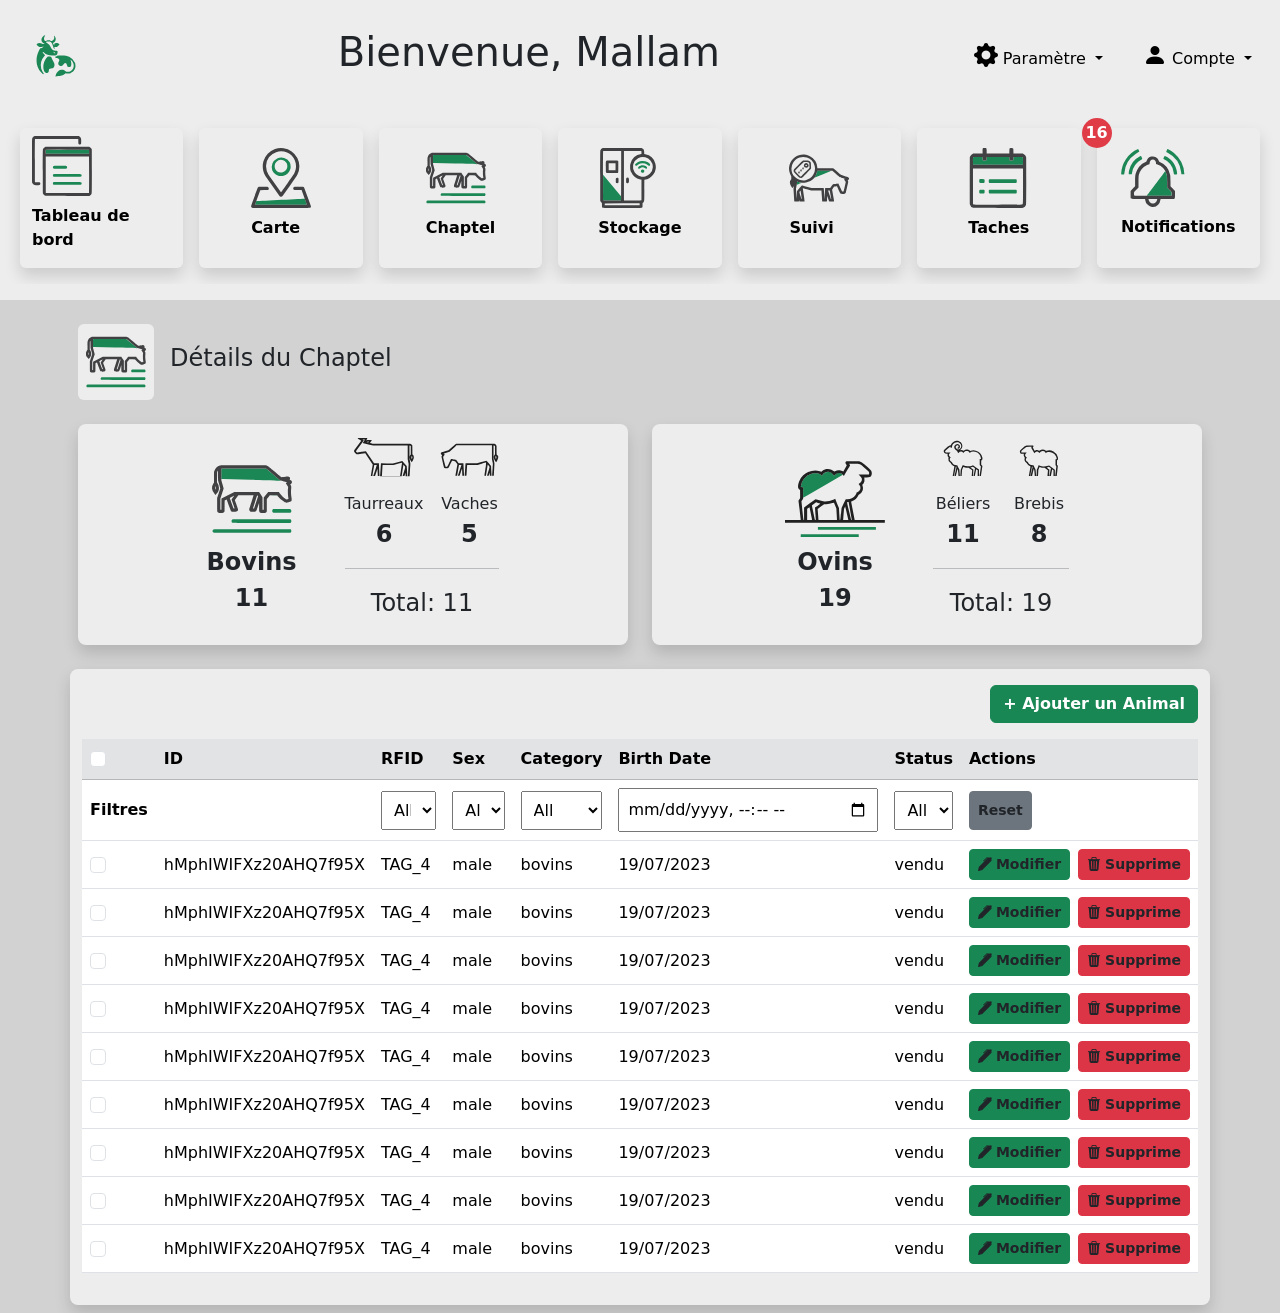
<file: chaptel.html>
<!DOCTYPE html>
<html lang="en">

<head>
    <meta charset="UTF-8">
    <meta name="viewport" content="width=device-width, initial-scale=1.0">
    <title>herdtech-app</title>
    <link href="https://cdn.jsdelivr.net/npm/bootstrap@5.3.8/dist/css/bootstrap.min.css" rel="stylesheet"
        integrity="sha384-sRIl4kxILFvY47J16cr9ZwB07vP4J8+LH7qKQnuqkuIAvNWLzeN8tE5YBujZqJLB" crossorigin="anonymous">
    <link rel="stylesheet" href="https://cdn.jsdelivr.net/npm/bootstrap-icons@1.13.1/font/bootstrap-icons.min.css">
    <link rel="stylesheet" href="./style.css">
</head>

<body class="body-couleur">
    <nav class="p-3 d-none d-lg-block">
        <ul class="d-flex justify-content-between align-items-center list-unstyled  flex-nowrap overflow-auto">
            <li>
                <svg xmlns="http://www.w3.org/2000/svg" xml:space="preserve" width="80" height="80"
                    viewBox="0 0 158.8 158.8">
                    <path
                        d="m107.2 160.8 1.6-4.7c1.4-3.3 4.4-6.4 7.4-7.9 1.5-.7 2-.8 4.2-.8 3.1 0 4.4.5 6.7 2.7l1.6 1.5h3.3c3.3 0 3.4 0 5.1-.9 6.6-3.3 8.6-11.5 4.5-18.4-1-1.6-4.4-5.1-4.2-4.2l.9 2.9c.5 2 .6 2.7.6 5-.2 4.5-1.5 6.3-4.5 6.3q-3.7.1-4.2-4.3-.5-4.1-3.6-4-1.7 0-3.4 3.1-.6 1.4-1.8 2.1c-1 .7-1.3.8-3.1.8s-2.2-.1-3.2-.8a5 5 0 0 1-2.1-4.1c0-1.3.2-1.8 1-3.2 1.3-2.2 1.4-2.8 1-4q-.3-2-4.4-3.4c-2.2-.8-4.5-2-4.5-2.4l1-.4q1.8-.3 3.3-1.6c.7-.5 1-.6 6.6-.8 8.5-.2 13 .4 17.6 2.5a23 23 0 0 1 11.8 12.5c.7 2 1 6.8.5 9-.4 2-1.8 4.8-3.2 6.5s-4 3.6-6.3 4.5-6 1.1-8.3.6l-1.6-.3-1.1 1a16 16 0 0 1-6 3.6c-1 .2-4 .7-6.7 1zm-25.5-5.4a32 32 0 0 1-11-18c-.8-3-1-9.7-.6-13 .7-5.2 2.8-11.6 5.4-16.3 1.4-2.6 1.7-3 2.6-3q2.3 0 4.4-2 1.3-1.2 1.4-1.5l-2.5.5c-4.2 1.2-6.6.6-9.8-2.7-1-1-1.7-2-1.7-2.1 0-.5 2-1.9 3.5-2.3q3-1 6.5.6c2.3 1 3.6 1.2 5.1.8q2.3-.3-.4-1.1c-3-1.1-5-4-5-7.1s1.7-6.1 4.3-7.8c.9-.5 3.2-1.3 3.2-1l-1 1.9c-1 2-1.5 4.4-1.3 5.7.3 1.2 1.3 3 2 3.3s1 .2 2.7-.3c2.6-.9 6-1 8.1-.2.8.3 1.8.5 2.1.5 1.6 0 4.4-2.4 5-4.4.4-1.2.4-3.4.1-5q-.4-1.4.3-.8.6.3 1.3 1.5c3 4.6 1.6 10.2-3 12.5l-1.2.6a35 35 0 0 0 2.8 4.6V96l1.3-.6c1.9-1 5-1 6.8 0q1.3.7 1.8 1.3c.5.5.5.6.1 1.1a16 16 0 0 1-4.1 4c-1 .5-1.6.6-3.5.6h-2.2l.4 2c.7 2.6.7 2.6-.3 1.7s-1.4-1.6-2.7-5.4c-1.8-5.3-3.3-7.6-5.3-8.5-1.8-.8-7.3-.6-8.7.3-.4.3-.2.5 3.3 3 3 2 4 3.1 6.1 7.3 3 5.6 4.7 6.8 10 7 3.1.2 3.6.4 3.7 1.7q.2 2.9-.7 4.7c-1 2.2-2.5 2.8-7.3 3.2-7.4.7-14.6-1.4-18.6-5.4-1.4-1.5-1.8-1.7-2.4-1.5q-.7 0-.7.4c0 .6 2 3 3.3 4.4l1.5 1.4-1.3 1.5a28 28 0 0 0-6.4 25c.7 2.5 2.7 6.9 4.2 8.8 1 1.2 1 1.4.6 2q-.3.4-.6.5zm25.6-40.7q.5-.8-.9-1-1.2-.1-1.3-1.1-.2-1.1-1-.8c-.4.4-.5 1.4 0 2.1.5 1 2.4 1.5 3.2.8m-19 38.8c-5-2.6-6.5-13.5-3.1-22l2-4c1.2-2 4.3-5.5 5.2-6 .3-.1 6.5.4 6.7.6l.5 1.7q.5 2 4.2 8.6c2.3 4.3 2.4 8.4 0 10.7-1.2 1.4-2.3 1.7-5 1.8q-3.2 0-3.8 1.3c-.2.4-.5 1.7-.7 3-.3 3-.8 3.7-2.3 4.4s-2.2.6-3.6-.1"
                        style="fill:#1B8755;stroke-width:.264583" transform="translate(-29.1 -40.9)" />
                </svg>
            </li>
            <li>
                <h1>
                    Bienvenue, Mallam
                </h1>
            </li>
            <li class="d-flex justify-content-between align-items-center gap-3">
                <div class="dropdown ">
                    <button class="btn btn-secondary dropdown-toggle bg-white text-bg-warning border-0" type="button"
                        data-bs-toggle="dropdown" aria-expanded="false">
                        <i class="bi bi-gear-fill fs-4"></i>
                        Paramètre
                    </button>
                    <ul class="dropdown-menu ">
                        <li><button class="dropdown-item mode-sombre" type="button">
                                <i class="bi bi-moon-fill"></i>/
                                <i class="bi bi-brightness-high-fill"></i>
                                Mode Sombre
                            </button></li>
                        <li><button class="dropdown-item" type="button">
                                <i class="bi bi-globe"></i>
                                Langage
                            </button></li>
                    </ul>
                </div>
                <div class="dropdown ">
                    <button class="btn btn-secondary dropdown-toggle bg-white text-bg-warning border-0" type="button"
                        data-bs-toggle="dropdown" aria-expanded="false">
                        <i class="bi bi-person-fill fs-4"></i>
                        Compte
                    </button>
                    <ul class="dropdown-menu ">
                        <li><button class="dropdown-item mode-sombre" type="button">
                                <i class="bi bi-person-fill-gear"></i>
                                Paramètre du compte
                            </button></li>
                        <li><button class="dropdown-item" type="button">
                                <i class="bi bi-arrow-right-square"></i>
                                Se déconnecter
                            </button></li>
                    </ul>
                </div>
            </li>
        </ul>
        <div class="row gap-3 p-3 flex-nowrap overflow-x-auto">
            <a href="./aceuil.html"
                class="col d-flex flex-column justify-content-center align-items-center shadow rounded-2 text-decoration-none text-black">
                <div>
                    <div class="mt-2 mb-2">
                        <svg xmlns="http://www.w3.org/2000/svg" width="60" height="60" viewBox="0 0 100 100">
                            <path
                                d="M36.5 81.3c-.7-.2-1.6-1.2-1.7-1.9q-.2-1.4.8-2.3l.6-.5h22.5c24.8 0 23.1 0 23.8 1.2.7 1.3 0 2.9-1.3 3.3a1499.4 1499.4 0 0 1-44.7.1m-1-13.8q-1.4-1.3-.3-3c.7-1.1-.1-1.1 23.5-1.1 24.1 0 22.9 0 23.7 1.2q.7 1 .1 2.3c-.6 1.4 1 1.3-24 1.3H36.3Zm.1-13.5q-1.2-1-.7-2.5.3-1.2 1.7-1.5c1-.3 19.5-.2 20.4 0 1.3.5 2 2.1 1.3 3.4s-.2 1.2-11.6 1.2H36.2ZM22.8 26.4c0-2.6 0-3 .4-3.3.3-.3 3-.3 35.8-.3s35.6 0 35.8.3q.3.3.4 3.3v3H22.8Z"
                                style="display:inline;fill:#1B8755;stroke-width:.2" />
                            <path
                                d="M22.3 99.7a6 6 0 0 1-3.8-3.4C18 95.3 18 94 18 59c0-35.2 0-36.3.4-37.3a6 6 0 0 1 3-3.1l1-.5h73l1 .5a6 6 0 0 1 3 3.1c.4 1 .4 2 .4 37.3s0 36.3-.4 37.3a6 6 0 0 1-3 3.1l-1 .5H59.3c-28.8 0-36.4 0-37-.2M95 94.8c.1-.3.2-10 .2-30.4L95 34.3H22.9v30.2l.1 30.4c.2.3 6.2.3 36 .3 35.2 0 35.8 0 36-.4m.2-68.4q0-3-.4-3.3c-.2-.3-3-.3-35.8-.3a384 384 0 0 0-35.8.3c-.4.3-.4.7-.4 3.3v3h72.4ZM4.3 81.7a6 6 0 0 1-3.8-3.4C0 77.3 0 76 0 41 .1 5.8.1 4.7.5 3.7a6 6 0 0 1 3-3.1l1-.5h73.2l1 .5q2.3 1.4 3 3.5.3.9.3 4.5c0 4-.2 4.8-1.2 5.3-.8.4-2 .4-2.6 0-.9-.7-1-1.2-1-5 0-2.9 0-3.5-.3-3.8S73 4.8 41 4.8c-32 0-35.6 0-35.9.3S4.8 9 4.8 41c0 32 0 35.6.3 35.9s.9.3 3.7.3c3.8 0 4.4.1 4.9 1.2.6 1.2 0 2.8-1.2 3.3-.9.4-7 .4-8.2 0"
                                style="display:inline;fill:#414042;stroke-width:.2" />
                        </svg>
                    </div>
                    <p class="fw-bold">
                        Tableau de bord
                    </p>
                </div>
            </a>
            <a href="./carte.html"
                class="col d-flex flex-column justify-content-center align-items-center shadow rounded-2 text-decoration-none text-black">
                <div>
                    <div class="mt-2 mb-2">
                        <svg xmlns="http://www.w3.org/2000/svg" width="60" height="60" viewBox="0 0 100.2 100">
                            <path
                                d="m6.8 94.6 1-3.2L9 88.5h.7c5.2-.4 79.9-4 80-4l3 8.1.8 2.2H50c-34.5 0-43.3 0-43.3-.2m40.4-48c-5.1-1.2-9.2-4.3-11.5-9a16.2 16.2 0 0 1 29-14.1 13 13 0 0 1 1.6 7.1c0 2.2 0 3-.5 4.3a16 16 0 0 1-11.2 11.3c-2 .5-5.6.7-7.4.3m5.8-6c3.7-1 6.6-3.9 7.5-7.5.6-2.3.3-5.2-.8-7.5-.9-1.7-2.9-3.7-4.8-4.6a10 10 0 0 0-12.2 2c-6.6 6.7-2 18 7.4 18q1.8 0 3-.3"
                                style="display:inline;fill:#1B8755;stroke-width:.2" />
                            <path
                                d="M1.6 99.6Q.1 98.8.1 97.3c0-1 11-31 11.6-31.7.9-1 1.2-1 8.7-1 6.4 0 7.2 0 7.8.4 1.4.7 2 2.3 1.3 3.7s-.7 1.4-7.7 1.5l-6.3.1-2.2 6.2a388 388 0 0 0-6.5 18.2h86.6l-1.8-4.8-4.4-12.2-2.7-7.5h-6c-6 0-6 0-6.7-.5-1.9-1.2-1.8-3.7.2-4.7.6-.4 1.4-.4 7.8-.4 7.8 0 8 0 8.8 1.2.4.5 11.1 29.5 11.5 31q.1.7-.2 1.6c-.8 1.8 4.2 1.6-49.7 1.6-45.2 0-48 0-48.6-.4m47-18.8q-.7-.4-1.3-1.1L24.6 47.4c-2-2.9-3.6-6.8-4.4-10.8a30.6 30.6 0 1 1 57.2 8q-1.1 2.2-12.7 18.6l-12 17c-1 1-2.6 1.2-4 .6M60.8 59c5.8-8.3 11-16 11.5-17 3.6-6.7 3.9-14.5.8-21.5A25 25 0 0 0 42 6.8a24.9 24.9 0 0 0-16.7 21.7q-.8 8.9 4.2 16.4L50 74c.1 0 5-6.8 10.7-15"
                                style="display:inline;fill:#414042;stroke-width:.2" />
                        </svg>
                    </div>
                    <p class="fw-bold">
                        Carte
                    </p>
                </div>
            </a>
            <a href="./chaptel.html"
                class="col d-flex flex-column justify-content-center align-items-center shadow rounded-2 text-decoration-none text-black">
                <div>
                    <div class="mt-2 mb-2">
                        <svg xmlns="http://www.w3.org/2000/svg" width="60" height="60" viewBox="0 0 254.1 215">
                            <path
                                d="M4 214.1c-3-1.8-3-8 0-10 .8-.7 13-.8 122.7-.8 93.5 0 122 .2 122.9.6q2.4 1 2.3 5.4c0 2.3-.1 2.8-1.2 4l-1.3 1.4-122 .1C8.1 215 5.4 215 4 214.1M64.6 183q-2.5-1.4-2.5-5c0-2.8.7-4.3 2.4-5.3 1.1-.7 8-.7 92.9-.7H249l1.5 1.4c1.3 1.4 1.4 1.7 1.4 4.4s0 3-1.4 4.3l-1.5 1.5h-91.7c-72.7 0-92-.2-92.7-.6m103-31.1q.5-.2.8 0 .2.3-.6.3t-.2-.3m27.3-.9q-.9-.2-2.1-1.4c-1.2-1.2-1.3-1.6-1.3-4.3 0-2.8.1-3 1.4-4.4l1.4-1.4 26.4-.1c18-.1 26.8 0 27.9.3 2.5.7 3.3 2.2 3.3 5.6s-.8 4.9-3.3 5.6c-1.5.4-51.6.5-53.7.1M18 149.7q-.8-1 .2-.1l.7.7q0 .5-.9-.6m156.3-23c0-10.7 0-15 .1-9.6zM27.4 141.5h1.7q.5.1-1 .2-1.4 0-.7-.2m133.2-20.1v-10.3zm3.4.8a912.8 912.8 0 0 1 0 0m89.3-12.5q0-1 .2-.5v1.3q-.2.4-.2-.8m-36-2-.8-1 1 .9q.8.7.9 1 0 .5-1.1-.9m-4.7-4.7-.9-1 1 .8q1.4 1.1.8 1.1zm13-1.5q-.8-1 .2-.2 1.1 1 .6 1zm15.6-5.1q0-.7.3-.3 0 .5 0 .8-.3.3-.3-.5m-45.8-.2-12-.2 11.9-.1c7.5 0 12 0 12.1.3l.2.3zm-52-.9q.2-.3.7-.2.8.6-.3.5-.5 0-.4-.3m107.7-2q0-.6.3-.2v.8q-.3.3-.3-.5m-10.3-1.6q0-1.2.3-.5v1.2q-.3.4-.3-.7m10-7.1q0-2.4.2-1.4v2.8q-.2 1-.2-1.4m-10-6.5q0-.8.2-.5.3.6 0 1-.1.5-.2-.5m10.3-2q0-.6.3-.2v.8q-.3.3-.3-.5m-9.9-3q0-.6.3-.2 0 .6 0 .8-.3.3-.3-.5M10 72.3q0-1 .2-.5v1q-.2.5-.2-.5m241.6 0q0-1 .2-.5v1q-.2.5-.2-.5M0 69.4q0-.7.3-.3v.9q-.3 0-.3-.6m22 0q0-.7.2-.3v.9q-.3 0-.2-.6M6.2 40.2a602.5 602.5 0 0 1 0 0m9.9-.6a620 620 0 0 1 0 0m106.9 7L33.4 44h-3.7V27.8c0-15 0-16.1.8-16.8.7-.6 5.9-.7 70.4-.6l69.6.1 2.1 1.2c1.2.6 11.4 9 22.8 18.8 16.5 14 21 17.8 22.6 18.3 1.8.5 1.7.6-3.7.5-3 0-44.2-1.2-91.3-2.7M19 45.1q0-1.2.2-.7v1.5q-.2.5-.2-.8M223 38h1q.5.2-.4.2t-.6-.2m17.4-2.6h1.3q.4.2-.7.2t-.6-.2M11.6 9.7q0-.1.8-.7 1-.8.1.1-.8 1.2-.9.6M28.7.1h.8q.3.3-.5.3t-.3-.3M169 .1h.8q.2.3-.6.3t-.2-.3"
                                style="display:inline;fill:#1B8755;stroke-width:.429915" />
                            <path
                                d="M20.9 151.4q-3.1-1.6-4.1-4-.5-1.4-.5-22.2v-20.9l5-15.1 5-15.2-3.2-11.7-3.6-13c-.2-.8-.4-8.3-.6-16.8L18.7 17l-1.3 2.6-1.3 2.5-.1 16.6-.1 16.5 1.2 1.7a25 25 0 0 1 5 15.5c0 7.4-2.4 13-7.8 18.7l-3.1 3.3L8 91a25.6 25.6 0 0 1-3.4-32.9l1.8-2.7V38.7c0-16.2 0-16.8 1-20.1C10 10 16.4 3.7 25.2 1 27.6.3 31 .2 99 .2h71.4l3.1 1c1.7.6 4.3 1.8 5.6 2.7 1.3.8 11 9 21.6 18C219 37.5 220 38.3 221.6 38.3c2 0 12.4-1.5 15.3-2.1q7.2-1.8 9.9 2.6c1.5 2.5 1.5 4 .2 7.3-.2.5 0 .8 1.4 1.2q3.6 1.1 5 4.2c1.3 3.2 0 6.9-3 8.7l-1.8 1 1.6 3c1.7 3.4 1.8 4.1 1 14.3-.6 7.2-.3 13.8 1.1 23.5 1.1 7.3 1.1 9.2.1 11-1 2.1-2.3 2.7-9.3 4.8-7.7 2.3-8.2 2.2-13.7-1.3a76 76 0 0 1-20.5-18l-1.9-2.6h-23.3l-4.8 5.8-4.8 5.9v39.1l-1 1.8c-1.6 2.7-3.4 3.4-9.2 3.6-8.7.4-11.5-.5-13.3-4.2-1-1.9-1-2.3-1-14.8v-13l-4.2 12.4c-2.3 6.8-4.6 12.7-5 13.3-1.8 2-3.9 2.5-10.3 2.5-6.7 0-8-.3-10-2.7a7 7 0 0 1-1.7-6c.1-.7 3.3-10.7 7-22.2l6.6-21.5c0-.3-7-.5-24.2-.4H83.6l-4.7 6.7-5.5 7.9-.8 1.2 5 13.7c2.6 7.5 5 14.2 5.1 14.8.4 1.8-.5 4.6-2 6.2-2 2-4.2 2.4-11 2.3-5.3-.2-6-.3-7.5-1.2-.9-.6-2-1.7-2.4-2.6l-7-18.3-6.2-17-3.3 1.6-3.1 1.7L40 130l-.2 17.4-1.3 1.6c-2 2.7-3.8 3.3-10.3 3.3-4.6 0-6-.2-7.3-.8m9.1-27.6.1-17.8 20.5-10.5 20.5-10.4h78.4l5.4 8.2 5.5 8.2v40h3.9V103l7.1-8.7 7.2-8.8h33.7l2.7 4a68 68 0 0 0 21 19.4c1 .3 6.9-1.5 6.9-2.1l-1-6.5a140.8 140.8 0 0 1-.5-27.9l.5-3-3.8-6-3.8-6 2.2-1.2c1.1-.5 2.1-1.1 2.1-1.3s-9.8-3.2-20.2-6.2c-2.2-.6-4.3-2.3-23-18.3a478 478 0 0 0-22.8-18.8l-2.1-1.2h-69.6c-65-.2-69.7-.1-70.5.5s-.8 1.6-.6 19.3v18.5l3.7 12.8L37 74.3 31.9 90l-5.3 15.6V142l1.7-.1 1.6-.1zm41.8 13.4-4.7-13.8-4.8-14c0-.3 1.9-3.1 4.1-6.4l4.1-6c0-.5-13.8 6.7-14 7.2-.1.3 2.3 7.4 5.4 15.8l6.1 16.4c.4 1 .7 1.2 2.1 1.2q1.6 0 1.7-.4m67-15.4 6.3-19.4 1.1-3.6-1.1-2q-1-1.6-1.5-1.5c-.2.2-3.3 9.8-7 21.3l-6.6 21h3.6zM12.3 73.4c.3-3.2-.4-7.2-1.1-6.5-1.2 1.2-1.3 8.7-.2 10.5.5 1 1.1-.8 1.3-4"
                                style="display:inline;fill:#414042;stroke-width:.429915" />
                        </svg>
                    </div>
                    <p class="fw-bold">
                        Chaptel
                    </p>
                </div>
            </a>
            <a href="./stokage.html"
                class="col d-flex flex-column justify-content-center align-items-center shadow rounded-2  text-decoration-none text-black">
                <div>
                    <div class="mt-2 mb-2">
                        <svg xmlns="http://www.w3.org/2000/svg" width="60" height="60" viewBox="0 0 278.4 300">
                            <path
                                d="m23 281.1.1-4.2h174l-86.8.1-86.8.2-.3 4-.2 4.1zm-7.6-19.4c-1-1-1-6.2-.9-64.7l.2-63.6L59.4 187l44.7 53.7.3-113.4.3-113.3.2 108c0 59.5 0 115.4-.3 124.4l-.4 16.3H60.3c-41.8 0-44 0-45-1.1M207.8 123c-3.9-2.3-5.2-6.2-3.5-10.5 2.4-6.3 10.1-7.6 14.7-2.3 3.4 3.9 2 10.8-2.7 13a10 10 0 0 1-8.5-.2m-15-19.5q-3.3-1.3-3.2-5.2c0-1.5.6-2.5 3-4.8 9-8.7 24-10.2 35.1-3.4q10.9 6.6 5.7 12-3.7 3.8-8.7-.4a19.4 19.4 0 0 0-24.7 0c-3 2.5-4.7 3-7.2 1.8m-15-15q-3.1-1.7-3.2-5.4c0-3 7.5-9.4 15.3-13.4a42 42 0 0 1 20.4-4.7c9.5-.4 15.6.7 22.7 4 7.5 3.3 16.1 10 16.9 13 .5 2-.7 5.4-2.2 6.3-2.6 1.4-5.1.8-8.5-2.1q-6.9-6-15.1-8.6a42 42 0 0 0-23.4 0 44 44 0 0 0-15 8.5c-3.7 3.1-5.4 3.6-7.9 2.4"
                                style="display:inline;fill:#1B8755;stroke-width:.6" />
                            <path
                                d="M12.9 299C9.4 297.5 9 296 9 284.6c0-5.7-.2-10.3-.5-10.3-1.1 0-5.7-5.2-7-7.8l-1.2-2.7V138.9C.3 17.6.3 14 1.4 11.1c1.6-3.9 5.1-7.6 9-9.4L13.5.3h193.8l3.4 1.7c2 1 4.3 2.7 5.3 3.9 3.5 4.2 3.9 5.7 4.2 15.4l.3 9 5 1A64 64 0 0 1 275.7 77a64 64 0 0 1-54.6 81.5s-.2 23-.2 51.2c0 55.4 0 55-3.3 59.7-.9 1.4-2.5 3-3.6 3.8l-2 1.4-.1 10.1c0 8.5-.2 10.4-1 11.8-2.3 3.8 4.5 3.6-100.5 3.6-84 0-95.8-.1-97.4-1m184.5-17.9v-4.5l-87.1.1-87.2.2-.2 4.4-.2 4.3h174.7zm-92.8-34.6c.2-9 .4-64.9.4-124.2V14.4H60.6c-39.5 0-44.4.1-45.3 1s-.9 12.8-.9 123c0 112.9 0 122.3 1 123.3s3.1 1.1 44.9 1.1h44zm-22.8-71c-3.3-1.4-3.8-3.3-3.8-13.3 0-7.8.1-9.1 1.2-10.9q1.8-3.2 6.4-3.1c1.6 0 2.6.5 4.2 2l2 2v10c0 10.7-.2 11.6-3.6 13.3q-3 1.6-6.4 0m-50-51.5a8 8 0 0 1-2.8-3.4c-.5-1.5-.7-9.3-.8-26.9 0-26.9 0-27.4 3.3-30 1.6-1.3 1.9-1.3 28.3-1.3h26.7l2 2 2.1 2v27.3c0 29.9.1 28.9-3.6 30.8-1.5.8-5.8.9-27.5.9H33.8Zm45-30.4V76.2H42.6V111h34.2zm128.3 168.3 1.3-1V158.4l-1.4-.3-4.9-1a65 65 0 0 1-45.3-37c-4.1-9.5-5.1-14.6-5-25.9 0-8.7.2-10.6 1.6-15.7a66 66 0 0 1 53.9-47.9c1 0 1.1-.6 1.1-7 0-5.7-.2-7.2-1-8.1-1-1-3-1.1-43.8-1.1h-42.8v248.4h42.5c37.4 0 42.6-.1 43.8-1m-71.7-86.5c-3.2-1.5-3.8-3.7-3.8-13.4 0-9.4.5-11.3 3.6-12.9a7 7 0 0 1 10.2 4.4c.8 3 .7 15.5-.2 18s-4 5-6.3 4.9c-.9 0-2.5-.5-3.5-1m91.9-33.2a47 47 0 0 0 24.1-14 48.7 48.7 0 0 0 2.7-64.8 54 54 0 0 0-26.5-16.9 50 50 0 0 0-59 32.8c-1.8 5.4-1.9 6-1.9 14.9 0 8 .2 9.9 1.4 13.8 6 19 21.5 32.4 41.2 35.4 4.7.7 12 .2 18-1.2"
                                style="display:inline;fill:#414042;stroke-width:.6" />
                        </svg>
                    </div>
                    <p class="fw-bold">
                        Stockage
                    </p>
                </div>
            </a>
            <a href="./suivi.html"
                class="col d-flex flex-column justify-content-center align-items-center shadow rounded-2 text-decoration-none text-black">
                <div>
                    <div class="mt-2 mb-2">
                        <svg xmlns="http://www.w3.org/2000/svg" width="60" height="60" viewBox="0 0 752.2 590.4">
                            <path
                                d="M309.7 451.4c18-.2 47.5-.2 65.5 0 18 .1 3.3.3-32.8.3s-50.8-.2-32.7-.3M98.5 377.8c.6-1.6 1.2-11 1.5-20.9s.8-18 1.1-18 3.8 1.4 7.9 3c14 6 37.7 12.3 45.7 12.3 2 0 3.5.5 3.5 1 0 .9-36.5 16.2-58.3 24.6-2 .7-2.2.4-1.4-2m218-88.3c15.6-17.6 29.7-47 35.5-73.8 1.3-6 2.5-11 2.7-11.1.2-.2 40.2-.2 88.9 0l88.5.3-105.2 42.5a9110 9110 0 0 0-110 45l-5 2.4zm-222-33-30.1-30.4 30.4 30.1 30.4 30.4c0 .9-2.8-1.8-30.7-30m67.3 10c0-.1 20.8-21 46.3-46.3l46.4-46-46 46.3c-42.9 43-46.7 46.9-46.7 46M95.6 153a1133 1133 0 0 1 30.7-30.1c.4 0-13 13.6-29.5 30.1A1133 1133 0 0 1 66.1 183c-.3 0 13-13.5 29.5-30m309.2 18.6c26.2-.2 68.7-.2 94.5 0s4.3.3-47.6.3c-52 0-73-.1-46.9-.3"
                                style="fill:#1B8755;stroke-width:1.18081" />
                            <path
                                d="M68 588.9c-1.9-1.4-2.6-9.6-7-80.2L56.1 430l3.3-16.4a314 314 0 0 0 3.2-18c0-1-2 1.6-4.4 5.6-13.7 22.4-14.8 22.7-25 6.8-26-40-29.5-70.8-10.3-91.3l5.4-5.8v-36.7L23 265C6.4 236-2.3 196 1 163.5 3.6 137.8 8 122 19 99.8A216 216 0 0 1 33.2 75c9.3-13.2 28-32 40.9-41.1C108.7 9.3 154.3-3.1 194.2 1c24 2.5 41.5 7.5 62.6 17.9a177 177 0 0 1 98.6 147.8v5.6l98.3.3 98.3.3 5.3 2.6c3 1.5 25 20 49 41.2 24 21.1 44 38.7 44.5 39l43.1 13.5c23.3 7.1 44.2 14 46.5 15.1a22 22 0 0 1 7.9 30.7c-2.8 4.2-8.1 8.7-11.8 10-.5.1.7 3.2 2.6 6.7q3.6 6.5 3.6 11.7c0 4.5-26.1 121-29.7 132.4a32 32 0 0 1-23.5 20.6c-6.4 1.2-31.5-1.5-37-4-9.5-4.2-12-8-31.9-51-10.3-22.4-19.2-41-19.7-41.6-.6-.8-36.3 4.5-37.2 5.5l-12 17.6c-11.7 17.3-11.8 17.5-10.8 22.5 3.3 16.1 24.7 137 24.7 139.3 0 5.4-1 5.6-32 5.6-29.1 0-29.4 0-31-2.7-1-1.4-6.4-16.9-12-34.3a418 418 0 0 0-10.8-31.1c-.2.2-1.2 15-2.2 32.8-1.4 28-2 32.5-3.7 33.8-2.9 2.1-53.4 2.1-56.3 0-1.7-1.3-2.5-9.8-6-67-2.4-36-4.2-66.7-4.2-68.1V451H277l-51.7-14.4c-28.4-8-51.9-14.2-52.1-13.9s4.8 37.4 11.3 82.5c11.4 78.8 11.8 82 9.7 83.5-1.7 1.2-8.6 1.6-30.4 1.6-16 0-29-.5-30.3-1.1s-3-4.3-4.3-9.2c-2-7.3-2.3-7.7-3-4.5-.4 2-.8 5.6-.9 8q0 4.4-2.4 5.6c-3.6 1.9-52.2 1.6-54.9-.3m92.6-29.7c0-2.3-14-98.4-14.9-102.2-.7-2.8-1-2.6-7.6 4.7-6.3 7-7 8.2-7 13 0 3.4 4.2 19.2 11.8 44.3l12.4 40.4c.7 2 5.3 1.9 5.3-.2m289.1-69.6c2.4-48.2 3.7-66 4.8-67.4 1.4-1.6 5.7-1.8 31.5-1.8h30l16-21.2a368 368 0 0 1 17.4-22.2c2.1-1.3 67-12 68.7-11.4.8.3 11.7 22.5 24.2 49.4 25.5 54.5 22.4 50.2 35.6 50.2 5.6 0 5.7 0 6.9-4.4a2797 2797 0 0 0 26.7-115.7c-.4-1-5-7.8-10.1-15.1a73 73 0 0 1-9.4-15.7q0-2.4 4.8-5.3c2.6-1.6 4.4-3.2 3.8-3.5-.5-.3-14.8-4.6-31.7-9.6s-32.3-10.3-34.2-11.7-21.9-19-44.3-39l-43.3-38.8c-2.4-2.2-5.6-2.3-97.3-2.2-52.2.1-95 .3-95.1.4-.2.2-1.4 5.2-2.7 11a179 179 0 0 1-138 136.6c-9.8 2.2-15.1 2.5-36.9 2.5-22 0-26.8-.3-36-2.5-13-3.1-22.5-6.2-32.1-10.2-4-1.7-7.7-3.1-8-3.1s-.6 6.4-.6 14.3c0 12.7-.8 17.9-6.6 46.3l-6.5 32 3.9 61.7c2 33.9 4 61.4 4.2 61.2s1.5-21.3 2.7-46.8c1.3-25.6 2.6-47.6 2.9-48.9.6-2.5 56.5-68.7 59.7-70.6 1.4-.8 18 3.3 61.8 15.6l59.9 16.7h152.2l1 2.6c.7 1.5 2.8 30 4.8 63.5 3.7 61.6 5 77.7 5.7 71.8.2-1.8 1.9-32.7 3.6-68.7m80 68.6-9.5-52.8-9.6-52.3c-.6-1.7-2.1-2-10.7-2-9.9 0-10 0-9.2 2.6l31.4 96.3c3 9 4 10.9 6 10.9 1.8 0 2.2-.6 1.7-2.7M209 322.5a148 148 0 0 0 112.1-181.6 149 149 0 0 0-96.3-103 153 153 0 0 0-91.3-.7c-31.6 10-60 31.4-78.3 59a140 140 0 0 0-24.5 81.5c0 40.2 13.5 73.7 41.2 102.5 23.6 24.5 50 38.2 84.6 44 12.7 2.2 39.2 1.3 52.5-1.7m-72.6-29.3c-5.2-1.7-9.9-5.9-39.9-35.7s-34.2-34.4-36.3-40q-4.2-11.6-.4-23.3c1.7-5.3 7.3-11.3 54.6-58.8 29-29.1 54.6-54 57-55.2 8.2-4.2 12.9-4.5 46-2.9 27.5 1.4 32.3 2 37.3 4.1 8.9 4 15.5 11.5 18.2 20.4 1.2 4.4 3.3 38.7 3.5 58.7.2 11.8-.1 13.7-2.9 19.3-2.4 4.9-13.8 17-54.7 57.7-35.6 35.5-53.4 52.4-57 54.2-7 3.5-17.7 4.1-25.4 1.5m25-26.2c13.3-11.8 93.1-92.3 94.8-95.6 1-2 1-9.5 0-32.4-1.6-33-2.1-35.3-9.4-38.8-5-2.4-59.2-5.4-63.9-3.5A1250 1250 0 0 0 129 149l-51 51.2V212l31.5 31.6 31.7 31.6h5.5c5.3 0 6.2-.5 14.8-8.1m-35-26.7-1.6-3-2.8 2.6c-2.5 2.3-2.7 2.4-3.5.4q-.7-2 1.2-3.2 3.5-2 .5-6.8c-1.3-2.1-1.6-2.2-3.5-.4-1.2 1-3 1.5-4 1-1.8-.6-1.8-1 .6-3.6 2.7-2.8 2.7-3 .7-6-1.5-2.3-1.7-3.4-.7-4.5q1.4-1.6 3.6 1.6l2.2 3 3-2.8c2.8-2.6 2.8-3 1.1-5.6-1-1.5-1.5-3.7-1-4.8.6-1.8 1-1.6 3.4 1.3s2.8 3.1 4.2 1.4q1.6-2.2 3.2-.6c1.4 1.2 1.3 1.8-.7 4-2.5 2.6-2.5 2.6-.2 5.4 2 2.4 2.5 2.6 4.2 1.2 3-2.5 4.8.2 2 2.8-2.4 2.1-2.4 2.2-.1 5.4 1.9 2.7 2 3.5.7 4.6s-2 .6-3.7-1.8l-2-3.1-3 3c-2.8 2.8-2.8 3-1 6 2 2.8 1.7 5.4-.4 5.4-.5 0-1.6-1.3-2.5-3m3-17.8-2.1-3.2-3 3c-3 3-3 3.1-1 6.3l2.1 3.1 3-3c3-3 3-3 1-6.2m22.3-7c-2-2.8-2.2-2.9-4.2-1.1-3.3 3-5.3.8-2.2-2.5 2.4-2.6 2.4-2.8.5-5.8-2-3-2.2-3-4.3-1-1.7 1.5-2.6 1.6-3.6.6s-.8-2 .8-3.8c2-2 2-2.7.6-5.3-2.2-4.2.2-6.6 2.8-2.8l2 2.7 2.9-2.8c2.8-2.7 2.9-3 1-5.7-1.4-2.2-1.5-3.2-.4-4.2q1.4-1.6 3.2 1.3c1.7 2.5 2 2.6 3.9.9 1.7-1.6 2.2-1.6 3.4-.2 1 1.3 1 2-.4 3.1-2.3 1.8-2.3 3.5 0 6.4 1.3 1.8 2 2 3.4.8 2.8-2.3 4.7-.3 2.3 2.4-2 2.2-2 2.5-.1 5.7 1.8 3 1.8 3.5.2 4.8q-1.6 1.3-1.8.4c0-.5-.8-2-1.7-3.3-1.7-2.2-1.8-2.2-4.7.5-2.8 2.7-2.8 2.8-1 6.1 1.5 2.5 1.7 3.7.7 4.7s-1.8.5-3.3-1.8m2.4-12.4c1.9-2 2-2.8.6-5.3-2-3.6-2.5-3.7-5.7-.3-2.3 2.6-2.4 3-.7 5.4 2.2 3.2 3 3.2 5.8.2m23-12c-2-4-2.1-4-4.6-1.7-3.5 3.2-5.6 1-2.4-2.3 2.5-2.7 2.6-3 .6-5.9s-2.1-3-4.2-1.1c-3.4 3-5.5.9-2.4-2.4 2.5-2.6 2.5-2.8.5-5.8-1.5-2.3-1.6-3.5-.7-4.5q1.3-1.5 3.7 1.6l2.3 2.8 2.7-2.7c2.7-2.6 2.7-2.8.8-6.1-1.7-3-1.8-3.7-.3-4.8q1.6-1.3 1.7-.4c0 .6.8 2 1.8 3.3 1.6 2.1 1.8 2.2 4 .2 3-2.7 4.6-.2 1.8 2.9-2 2.1-2 2.4 0 5.3 1.9 3 2.1 3 4.1 1.1 3-2.6 4.5 0 1.8 3-2 2.2-2 2.4 0 5.4 2.9 4.4.5 6.7-2.8 2.7l-2.3-2.8-2.8 2.7c-2.6 2.6-2.6 2.8-.7 6.1 1.6 2.9 1.7 3.7.4 4.8s-2 .7-3-1.4m2.1-13.1c2.5-2.6 2.5-2.7.3-5.6l-2.2-3-3 2.9c-2.8 2.6-2.8 3-1.1 5.6 2.3 3.4 2.9 3.4 6 .1m26.5-13a38 38 0 0 1-17-15.6c-2.8-6.4-2.8-18.5.1-24.8 2.7-5.9 10-12.9 15.7-15.3a37 37 0 0 1 21.2-.5c6.5 2 13.9 8.7 17.1 15.7a29.3 29.3 0 0 1-26.7 41.8c-3.6 0-8.3-.6-10.4-1.3m15-19.1c3.8-2 4.8-4 4.8-9.2 0-11.3-16.8-12.6-19.5-1.6-1 3.8 1.6 9 5.4 11 3.8 1.9 5.3 1.9 9.3-.2"
                                style="fill:#414042;stroke-width:1.18081" />
                        </svg>
                    </div>
                    <p class="fw-bold">
                        Suivi
                    </p>
                </div>
            </a>
            <a href="./taches.html"
                class="col d-flex flex-column justify-content-center align-items-center shadow rounded-2 text-decoration-none text-black">
                <div>
                    <div class="mt-2 mb-2">
                        <svg xmlns="http://www.w3.org/2000/svg" width="60" height="60" viewBox="0 0 94.2 100">
                            <path
                                d="M16.9 75.7c-1-.4-1.1-.8-1.1-3 0-3.2.3-3.4 4.9-3.3l3.1.1.5.6c.5.5.5.7.5 2.5l-.2 2.4c-.4.8-1.4 1-4.3 1q-2.9 0-3.4-.3m16 .1c-1-.4-1.2-1-1.2-3.1 0-2 0-2.1.6-2.6l.5-.6h22l22.5.1c1 .4 1.1.9 1.1 3 0 2.3-.2 2.8-1.2 3.2-.8.2-43.7.3-44.3 0m-16-17.7c-1-.4-1.1-.8-1.1-3 0-3.2.3-3.4 4.9-3.3l3.1.1.5.6c.5.5.5.7.5 2.5l-.2 2.4c-.4.8-1.4 1-4.3 1q-2.9 0-3.4-.3m16 .1c-1-.4-1.2-1-1.2-3.1 0-2 0-2.1.6-2.6l.5-.6h22l22.5.1c1 .4 1.1.9 1.1 3 0 2.3-.2 2.8-1.2 3.2-.8.2-43.7.3-44.3 0M5.4 22.4c0-6 0-6.6 1-7.3.4-.3 1.4-.3 7.7-.3h7.3v2.5c0 2.4 0 2.5.5 3s.6.5 3 .5h2.3l.5-.6c.5-.6.5-.7.5-3v-2.4H66v2.5c.1 2.5.1 2.5.7 3s.7.5 2.8.5c3.1 0 3.3-.2 3.3-3.7v-2.3h7.3c6.3 0 7.3 0 7.7.3 1 .7 1 1.3 1 7.3V28H5.4Z"
                                style="display:inline;fill:#1B8755;stroke-width:.2" />
                            <path
                                d="M5.8 99.7A8 8 0 0 1 .3 94C0 93 0 88.6 0 54l.1-39 .8-1.4Q2 11 4.6 9.9l1.1-.6h7.8l7.9-.1V5c.1-5.1 0-5 3-5 3.7-.2 3.8 0 3.8 5.3v3.8H66V5.7l.2-4.3c.3-1.1 1-1.4 3.2-1.4q2.9 0 3.2 1.1l.2 4.3v3.8h7.8l7.9.1 1.1.6a8 8 0 0 1 4.4 5.6c.2.9.2 11.6.2 39.8-.1 36.4-.1 38.7-.5 39.5a8 8 0 0 1-4.7 4.7c-.9.4-3.1.4-41.5.4-35.3 0-40.7 0-41.7-.2M87.6 94c1.3-.7 1.2 1.4 1.2-30.8V34H5.4v29.3c0 25.8 0 29.4.3 29.9.7 1.3-2.5 1.2 41.4 1.2 35.3 0 40 0 40.5-.3m1.2-71.7c0-6 0-6.6-1-7.3-.4-.3-1.4-.3-7.7-.3h-7.3v2.3c0 3.5-.2 3.7-3.3 3.7-2.1 0-2.3 0-2.8-.5s-.6-.5-.7-3v-2.5H28.2v2.4c0 2.3 0 2.4-.5 3l-.5.6h-2.4c-2.3 0-2.4 0-2.9-.5s-.5-.6-.5-3v-2.5h-7.3c-6.3 0-7.3 0-7.7.3-1 .7-1 1.3-1 7.3V28h83.4Z"
                                style="display:inline;fill:#414042;stroke-width:.2" />
                        </svg>
                    </div>
                    <p class="fw-bold">
                        Taches
                    </p>
                </div>
            </a>
            <a href="./notification.html"
                class="col d-flex flex-column justify-content-center align-items-center shadow rounded-2 text-decoration-none text-black position-relative">
                <div>
                    <div class="mt-2 mb-2">
                        <svg xmlns="http://www.w3.org/2000/svg" width="63.7" height="58" viewBox="0 0 63.7 58">
                            <path
                                d="M31 57.9h.3-.2q-.2 0 0 0m1.4 0h.3-.2q-.2 0 0 0m-3.6-4.7-.3-.4zl.4.4zm6 0 .3-.3zl-.3.2zM24 50.8q0-.2.1 0v.2zm15.3 0q0-.2.1 0v.2zm-12-.3q0-.3.2 0v.1zm8.7 0q0-.3 0 0v.1zm-10.2-3.9c.2 0 18.3-24.2 18.4-24.4l.2.1c.4.8 1 2.4 1.3 3.5s.3 1.2.3 7l.1 5.7 2.2 2.2 2.3 2.5v1.6l-.1 1.6-.3.3H26m-12.2-4.2.6-.5zl-.5.6Zm-4.2-.1v-.1q.2.1 0 .2zm44.5 0q0-.3.1-.1v.2zM51 38.5l-.8-.8zl.8.8zm-38.1 0 .8-.8zl-.8.8q0-.1.7-.8m4.2.5.3-.3-.2.3-.3.2zm.6-5.8v-2.5zm31.8-5.6v-.2.3zm-35.2-.1v-.2.3zm3.4-.2q0-.2.1 0v.1zm35.4-2q-.2-.1-.3-1.5A17 17 0 0 0 42.6 10c-.2-.3-.2-.3 0-.9l1-2.1q.5 0 2.6 1.1c5.6 3.4 9.4 9.5 9.9 16 0 1 0 1-.2 1.2-.4.3-2.6.3-2.9 0m-52.9 0A28.2 28.2 0 0 1 17.1 0a9 9 0 0 1 1.2 2.6c0 .2-.2.4-1.5 1L14.6 5A25 25 0 0 0 3.4 24l-.2 1.2c-.2.3-2.9.2-3 0m7.6 0c-.1-.4 0-2.4.3-3.6A21 21 0 0 1 19 7.3q1-.6 1.2-.1c.2.2 1 2.2 1 2.5s-.1.4-1.1 1A18 18 0 0 0 11 24l-.2 1.2H7.7m52.7 0-.2-1.7A25 25 0 0 0 46.7 3.7q-1.5-.7-1.4-1c0-.3.8-2.2 1-2.5l.4-.2A26 26 0 0 1 53 3.9a28.7 28.7 0 0 1 10.4 21.3 7 7 0 0 1-3 0m-39.2-5.8.2-.3zl-.3.2zm20.6-.7q-.2-.3 0 0 .4.2.2.2zm-19.5-.4.2-.2q.2-.3 0 0zm-4.1-.7.2-.2q.3-.2 0 0zm11.2-6 .3-.2q.2-.3 0 0zm2.2-1.1h.5-.5M36.3 9l-.2-.2zl.2.3zm-4.6-1.9h.3l-.2.1q-.2 0 0 0"
                                style="display:inline;fill:#1B8755;stroke-width:.115942" />
                            <path
                                d="m31.1 58-.8-.3q-.7 0-1.8-.6a6 6 0 0 1-2-1.5 8 8 0 0 1-2.3-4.7l-.1-1h-6.6c-7.4 0-7.2 0-7.7-.7-.2-.4-.2-.6-.2-3.7V42l2.3-2.5 2.2-2.3v-5c.1-5.8.2-6.2 1-8.6a19 19 0 0 1 2.4-4.8c.9-1.3 3-3.3 4.2-4.2l3.4-1.8q.3 0 .5-.7c.6-2.2 2.4-4 4.6-4.5a6.5 6.5 0 0 1 7.7 4.3l.4.8a17.8 17.8 0 0 1 10.8 13c.3 1.3.3 1.7.4 6.4v5.1l2.2 2.3 2.3 2.5v3.6c0 3.6 0 3.8-.7 4.2-.4.3-.6.3-7 .3h-6.7l-.2 1q-.3 2.7-2.3 4.7a6 6 0 0 1-2 1.4q-1 .5-1.6.6c-.6.2-2 .3-2.4.2m2.3-3.8a5 5 0 0 0 2-1.8c.4-.7.8-1.7.8-2.2V50h-8.7v.2a5 5 0 0 0 1.4 3 4 4 0 0 0 4.5 1m17.2-7.8q.3-.1.2-1.6l-.1-1.6c0-.2-1.1-1.3-2.3-2.5l-2.2-2.2v-5.8c-.1-5.7-.1-5.8-.4-7a15 15 0 0 0-9.9-10.4L35 15v-.9q0-1.4-.8-2.4a3 3 0 0 0-4.6-.2q-.9 1-1 2.5v1l-1 .4c-4.3 1.3-8 4.9-9.3 9.2-.7 2-.7 2.3-.8 8.1v5.7c0 .1-1 1.2-2.2 2.3l-2.2 2.4-.1 1.8q0 1.6.2 1.6c.1.2 2 .2 18.6.2h18.5z"
                                style="display:inline;fill:#414042;stroke-width:.115942" />
                        </svg>
                    </div>
                    <p class="fw-bold">
                        Notifications
                    </p>
                </div>
                <div
                    class="nbre-notification rounded-circle d-flex justify-content-center align-items-center  position-absolute  ">
                    <span class="fw-bold text-white">16</span>
                </div>
            </a>


        </div>
    </nav>
    <aside class=" vh-100 position-fixed  d-lg-none ">
        <div class="row gap-3 p-3 flex-nowrap overflow-x-auto d-flex flex-column">
            <a href="./aceuil.html">
                <div class="col d-flex flex-column justify-content-center align-items-center shadow rounded-2 ">
                    <div class="mt-2 mb-2">
                        <svg xmlns="http://www.w3.org/2000/svg" width="60" height="60" viewBox="0 0 100 100">
                            <path
                                d="M36.5 81.3c-.7-.2-1.6-1.2-1.7-1.9q-.2-1.4.8-2.3l.6-.5h22.5c24.8 0 23.1 0 23.8 1.2.7 1.3 0 2.9-1.3 3.3a1499.4 1499.4 0 0 1-44.7.1m-1-13.8q-1.4-1.3-.3-3c.7-1.1-.1-1.1 23.5-1.1 24.1 0 22.9 0 23.7 1.2q.7 1 .1 2.3c-.6 1.4 1 1.3-24 1.3H36.3Zm.1-13.5q-1.2-1-.7-2.5.3-1.2 1.7-1.5c1-.3 19.5-.2 20.4 0 1.3.5 2 2.1 1.3 3.4s-.2 1.2-11.6 1.2H36.2ZM22.8 26.4c0-2.6 0-3 .4-3.3.3-.3 3-.3 35.8-.3s35.6 0 35.8.3q.3.3.4 3.3v3H22.8Z"
                                style="display:inline;fill:#1B8755;stroke-width:.2" />
                            <path
                                d="M22.3 99.7a6 6 0 0 1-3.8-3.4C18 95.3 18 94 18 59c0-35.2 0-36.3.4-37.3a6 6 0 0 1 3-3.1l1-.5h73l1 .5a6 6 0 0 1 3 3.1c.4 1 .4 2 .4 37.3s0 36.3-.4 37.3a6 6 0 0 1-3 3.1l-1 .5H59.3c-28.8 0-36.4 0-37-.2M95 94.8c.1-.3.2-10 .2-30.4L95 34.3H22.9v30.2l.1 30.4c.2.3 6.2.3 36 .3 35.2 0 35.8 0 36-.4m.2-68.4q0-3-.4-3.3c-.2-.3-3-.3-35.8-.3a384 384 0 0 0-35.8.3c-.4.3-.4.7-.4 3.3v3h72.4ZM4.3 81.7a6 6 0 0 1-3.8-3.4C0 77.3 0 76 0 41 .1 5.8.1 4.7.5 3.7a6 6 0 0 1 3-3.1l1-.5h73.2l1 .5q2.3 1.4 3 3.5.3.9.3 4.5c0 4-.2 4.8-1.2 5.3-.8.4-2 .4-2.6 0-.9-.7-1-1.2-1-5 0-2.9 0-3.5-.3-3.8S73 4.8 41 4.8c-32 0-35.6 0-35.9.3S4.8 9 4.8 41c0 32 0 35.6.3 35.9s.9.3 3.7.3c3.8 0 4.4.1 4.9 1.2.6 1.2 0 2.8-1.2 3.3-.9.4-7 .4-8.2 0"
                                style="display:inline;fill:#414042;stroke-width:.2" />
                        </svg>
                    </div>
                </div>
            </a>
            <a href="./carte.html">
                <div class="col d-flex flex-column justify-content-center align-items-center shadow rounded-2  ">
                    <div class="mt-2 mb-2">
                        <svg xmlns="http://www.w3.org/2000/svg" width="60" height="60" viewBox="0 0 100.2 100">
                            <path
                                d="m6.8 94.6 1-3.2L9 88.5h.7c5.2-.4 79.9-4 80-4l3 8.1.8 2.2H50c-34.5 0-43.3 0-43.3-.2m40.4-48c-5.1-1.2-9.2-4.3-11.5-9a16.2 16.2 0 0 1 29-14.1 13 13 0 0 1 1.6 7.1c0 2.2 0 3-.5 4.3a16 16 0 0 1-11.2 11.3c-2 .5-5.6.7-7.4.3m5.8-6c3.7-1 6.6-3.9 7.5-7.5.6-2.3.3-5.2-.8-7.5-.9-1.7-2.9-3.7-4.8-4.6a10 10 0 0 0-12.2 2c-6.6 6.7-2 18 7.4 18q1.8 0 3-.3"
                                style="display:inline;fill:#1B8755;stroke-width:.2" />
                            <path
                                d="M1.6 99.6Q.1 98.8.1 97.3c0-1 11-31 11.6-31.7.9-1 1.2-1 8.7-1 6.4 0 7.2 0 7.8.4 1.4.7 2 2.3 1.3 3.7s-.7 1.4-7.7 1.5l-6.3.1-2.2 6.2a388 388 0 0 0-6.5 18.2h86.6l-1.8-4.8-4.4-12.2-2.7-7.5h-6c-6 0-6 0-6.7-.5-1.9-1.2-1.8-3.7.2-4.7.6-.4 1.4-.4 7.8-.4 7.8 0 8 0 8.8 1.2.4.5 11.1 29.5 11.5 31q.1.7-.2 1.6c-.8 1.8 4.2 1.6-49.7 1.6-45.2 0-48 0-48.6-.4m47-18.8q-.7-.4-1.3-1.1L24.6 47.4c-2-2.9-3.6-6.8-4.4-10.8a30.6 30.6 0 1 1 57.2 8q-1.1 2.2-12.7 18.6l-12 17c-1 1-2.6 1.2-4 .6M60.8 59c5.8-8.3 11-16 11.5-17 3.6-6.7 3.9-14.5.8-21.5A25 25 0 0 0 42 6.8a24.9 24.9 0 0 0-16.7 21.7q-.8 8.9 4.2 16.4L50 74c.1 0 5-6.8 10.7-15"
                                style="display:inline;fill:#414042;stroke-width:.2" />
                        </svg>
                    </div>
                </div>
            </a>
            <a href="./chaptel.html">
                <div class="col d-flex flex-column justify-content-center align-items-center shadow rounded-2 ">
                    <div class="mt-2 mb-2">
                        <svg xmlns="http://www.w3.org/2000/svg" width="60" height="60" viewBox="0 0 254.1 215">
                            <path
                                d="M4 214.1c-3-1.8-3-8 0-10 .8-.7 13-.8 122.7-.8 93.5 0 122 .2 122.9.6q2.4 1 2.3 5.4c0 2.3-.1 2.8-1.2 4l-1.3 1.4-122 .1C8.1 215 5.4 215 4 214.1M64.6 183q-2.5-1.4-2.5-5c0-2.8.7-4.3 2.4-5.3 1.1-.7 8-.7 92.9-.7H249l1.5 1.4c1.3 1.4 1.4 1.7 1.4 4.4s0 3-1.4 4.3l-1.5 1.5h-91.7c-72.7 0-92-.2-92.7-.6m103-31.1q.5-.2.8 0 .2.3-.6.3t-.2-.3m27.3-.9q-.9-.2-2.1-1.4c-1.2-1.2-1.3-1.6-1.3-4.3 0-2.8.1-3 1.4-4.4l1.4-1.4 26.4-.1c18-.1 26.8 0 27.9.3 2.5.7 3.3 2.2 3.3 5.6s-.8 4.9-3.3 5.6c-1.5.4-51.6.5-53.7.1M18 149.7q-.8-1 .2-.1l.7.7q0 .5-.9-.6m156.3-23c0-10.7 0-15 .1-9.6zM27.4 141.5h1.7q.5.1-1 .2-1.4 0-.7-.2m133.2-20.1v-10.3zm3.4.8a912.8 912.8 0 0 1 0 0m89.3-12.5q0-1 .2-.5v1.3q-.2.4-.2-.8m-36-2-.8-1 1 .9q.8.7.9 1 0 .5-1.1-.9m-4.7-4.7-.9-1 1 .8q1.4 1.1.8 1.1zm13-1.5q-.8-1 .2-.2 1.1 1 .6 1zm15.6-5.1q0-.7.3-.3 0 .5 0 .8-.3.3-.3-.5m-45.8-.2-12-.2 11.9-.1c7.5 0 12 0 12.1.3l.2.3zm-52-.9q.2-.3.7-.2.8.6-.3.5-.5 0-.4-.3m107.7-2q0-.6.3-.2v.8q-.3.3-.3-.5m-10.3-1.6q0-1.2.3-.5v1.2q-.3.4-.3-.7m10-7.1q0-2.4.2-1.4v2.8q-.2 1-.2-1.4m-10-6.5q0-.8.2-.5.3.6 0 1-.1.5-.2-.5m10.3-2q0-.6.3-.2v.8q-.3.3-.3-.5m-9.9-3q0-.6.3-.2 0 .6 0 .8-.3.3-.3-.5M10 72.3q0-1 .2-.5v1q-.2.5-.2-.5m241.6 0q0-1 .2-.5v1q-.2.5-.2-.5M0 69.4q0-.7.3-.3v.9q-.3 0-.3-.6m22 0q0-.7.2-.3v.9q-.3 0-.2-.6M6.2 40.2a602.5 602.5 0 0 1 0 0m9.9-.6a620 620 0 0 1 0 0m106.9 7L33.4 44h-3.7V27.8c0-15 0-16.1.8-16.8.7-.6 5.9-.7 70.4-.6l69.6.1 2.1 1.2c1.2.6 11.4 9 22.8 18.8 16.5 14 21 17.8 22.6 18.3 1.8.5 1.7.6-3.7.5-3 0-44.2-1.2-91.3-2.7M19 45.1q0-1.2.2-.7v1.5q-.2.5-.2-.8M223 38h1q.5.2-.4.2t-.6-.2m17.4-2.6h1.3q.4.2-.7.2t-.6-.2M11.6 9.7q0-.1.8-.7 1-.8.1.1-.8 1.2-.9.6M28.7.1h.8q.3.3-.5.3t-.3-.3M169 .1h.8q.2.3-.6.3t-.2-.3"
                                style="display:inline;fill:#1B8755;stroke-width:.429915" />
                            <path
                                d="M20.9 151.4q-3.1-1.6-4.1-4-.5-1.4-.5-22.2v-20.9l5-15.1 5-15.2-3.2-11.7-3.6-13c-.2-.8-.4-8.3-.6-16.8L18.7 17l-1.3 2.6-1.3 2.5-.1 16.6-.1 16.5 1.2 1.7a25 25 0 0 1 5 15.5c0 7.4-2.4 13-7.8 18.7l-3.1 3.3L8 91a25.6 25.6 0 0 1-3.4-32.9l1.8-2.7V38.7c0-16.2 0-16.8 1-20.1C10 10 16.4 3.7 25.2 1 27.6.3 31 .2 99 .2h71.4l3.1 1c1.7.6 4.3 1.8 5.6 2.7 1.3.8 11 9 21.6 18C219 37.5 220 38.3 221.6 38.3c2 0 12.4-1.5 15.3-2.1q7.2-1.8 9.9 2.6c1.5 2.5 1.5 4 .2 7.3-.2.5 0 .8 1.4 1.2q3.6 1.1 5 4.2c1.3 3.2 0 6.9-3 8.7l-1.8 1 1.6 3c1.7 3.4 1.8 4.1 1 14.3-.6 7.2-.3 13.8 1.1 23.5 1.1 7.3 1.1 9.2.1 11-1 2.1-2.3 2.7-9.3 4.8-7.7 2.3-8.2 2.2-13.7-1.3a76 76 0 0 1-20.5-18l-1.9-2.6h-23.3l-4.8 5.8-4.8 5.9v39.1l-1 1.8c-1.6 2.7-3.4 3.4-9.2 3.6-8.7.4-11.5-.5-13.3-4.2-1-1.9-1-2.3-1-14.8v-13l-4.2 12.4c-2.3 6.8-4.6 12.7-5 13.3-1.8 2-3.9 2.5-10.3 2.5-6.7 0-8-.3-10-2.7a7 7 0 0 1-1.7-6c.1-.7 3.3-10.7 7-22.2l6.6-21.5c0-.3-7-.5-24.2-.4H83.6l-4.7 6.7-5.5 7.9-.8 1.2 5 13.7c2.6 7.5 5 14.2 5.1 14.8.4 1.8-.5 4.6-2 6.2-2 2-4.2 2.4-11 2.3-5.3-.2-6-.3-7.5-1.2-.9-.6-2-1.7-2.4-2.6l-7-18.3-6.2-17-3.3 1.6-3.1 1.7L40 130l-.2 17.4-1.3 1.6c-2 2.7-3.8 3.3-10.3 3.3-4.6 0-6-.2-7.3-.8m9.1-27.6.1-17.8 20.5-10.5 20.5-10.4h78.4l5.4 8.2 5.5 8.2v40h3.9V103l7.1-8.7 7.2-8.8h33.7l2.7 4a68 68 0 0 0 21 19.4c1 .3 6.9-1.5 6.9-2.1l-1-6.5a140.8 140.8 0 0 1-.5-27.9l.5-3-3.8-6-3.8-6 2.2-1.2c1.1-.5 2.1-1.1 2.1-1.3s-9.8-3.2-20.2-6.2c-2.2-.6-4.3-2.3-23-18.3a478 478 0 0 0-22.8-18.8l-2.1-1.2h-69.6c-65-.2-69.7-.1-70.5.5s-.8 1.6-.6 19.3v18.5l3.7 12.8L37 74.3 31.9 90l-5.3 15.6V142l1.7-.1 1.6-.1zm41.8 13.4-4.7-13.8-4.8-14c0-.3 1.9-3.1 4.1-6.4l4.1-6c0-.5-13.8 6.7-14 7.2-.1.3 2.3 7.4 5.4 15.8l6.1 16.4c.4 1 .7 1.2 2.1 1.2q1.6 0 1.7-.4m67-15.4 6.3-19.4 1.1-3.6-1.1-2q-1-1.6-1.5-1.5c-.2.2-3.3 9.8-7 21.3l-6.6 21h3.6zM12.3 73.4c.3-3.2-.4-7.2-1.1-6.5-1.2 1.2-1.3 8.7-.2 10.5.5 1 1.1-.8 1.3-4"
                                style="display:inline;fill:#414042;stroke-width:.429915" />
                        </svg>
                    </div>
                </div>
            </a>
            <a href="./stokage.html">
                <div class="col d-flex flex-column justify-content-center align-items-center shadow rounded-2 ">
                    <div class="mt-2 mb-2">
                        <svg xmlns="http://www.w3.org/2000/svg" width="60" height="60" viewBox="0 0 278.4 300">
                            <path
                                d="m23 281.1.1-4.2h174l-86.8.1-86.8.2-.3 4-.2 4.1zm-7.6-19.4c-1-1-1-6.2-.9-64.7l.2-63.6L59.4 187l44.7 53.7.3-113.4.3-113.3.2 108c0 59.5 0 115.4-.3 124.4l-.4 16.3H60.3c-41.8 0-44 0-45-1.1M207.8 123c-3.9-2.3-5.2-6.2-3.5-10.5 2.4-6.3 10.1-7.6 14.7-2.3 3.4 3.9 2 10.8-2.7 13a10 10 0 0 1-8.5-.2m-15-19.5q-3.3-1.3-3.2-5.2c0-1.5.6-2.5 3-4.8 9-8.7 24-10.2 35.1-3.4q10.9 6.6 5.7 12-3.7 3.8-8.7-.4a19.4 19.4 0 0 0-24.7 0c-3 2.5-4.7 3-7.2 1.8m-15-15q-3.1-1.7-3.2-5.4c0-3 7.5-9.4 15.3-13.4a42 42 0 0 1 20.4-4.7c9.5-.4 15.6.7 22.7 4 7.5 3.3 16.1 10 16.9 13 .5 2-.7 5.4-2.2 6.3-2.6 1.4-5.1.8-8.5-2.1q-6.9-6-15.1-8.6a42 42 0 0 0-23.4 0 44 44 0 0 0-15 8.5c-3.7 3.1-5.4 3.6-7.9 2.4"
                                style="display:inline;fill:#1B8755;stroke-width:.6" />
                            <path
                                d="M12.9 299C9.4 297.5 9 296 9 284.6c0-5.7-.2-10.3-.5-10.3-1.1 0-5.7-5.2-7-7.8l-1.2-2.7V138.9C.3 17.6.3 14 1.4 11.1c1.6-3.9 5.1-7.6 9-9.4L13.5.3h193.8l3.4 1.7c2 1 4.3 2.7 5.3 3.9 3.5 4.2 3.9 5.7 4.2 15.4l.3 9 5 1A64 64 0 0 1 275.7 77a64 64 0 0 1-54.6 81.5s-.2 23-.2 51.2c0 55.4 0 55-3.3 59.7-.9 1.4-2.5 3-3.6 3.8l-2 1.4-.1 10.1c0 8.5-.2 10.4-1 11.8-2.3 3.8 4.5 3.6-100.5 3.6-84 0-95.8-.1-97.4-1m184.5-17.9v-4.5l-87.1.1-87.2.2-.2 4.4-.2 4.3h174.7zm-92.8-34.6c.2-9 .4-64.9.4-124.2V14.4H60.6c-39.5 0-44.4.1-45.3 1s-.9 12.8-.9 123c0 112.9 0 122.3 1 123.3s3.1 1.1 44.9 1.1h44zm-22.8-71c-3.3-1.4-3.8-3.3-3.8-13.3 0-7.8.1-9.1 1.2-10.9q1.8-3.2 6.4-3.1c1.6 0 2.6.5 4.2 2l2 2v10c0 10.7-.2 11.6-3.6 13.3q-3 1.6-6.4 0m-50-51.5a8 8 0 0 1-2.8-3.4c-.5-1.5-.7-9.3-.8-26.9 0-26.9 0-27.4 3.3-30 1.6-1.3 1.9-1.3 28.3-1.3h26.7l2 2 2.1 2v27.3c0 29.9.1 28.9-3.6 30.8-1.5.8-5.8.9-27.5.9H33.8Zm45-30.4V76.2H42.6V111h34.2zm128.3 168.3 1.3-1V158.4l-1.4-.3-4.9-1a65 65 0 0 1-45.3-37c-4.1-9.5-5.1-14.6-5-25.9 0-8.7.2-10.6 1.6-15.7a66 66 0 0 1 53.9-47.9c1 0 1.1-.6 1.1-7 0-5.7-.2-7.2-1-8.1-1-1-3-1.1-43.8-1.1h-42.8v248.4h42.5c37.4 0 42.6-.1 43.8-1m-71.7-86.5c-3.2-1.5-3.8-3.7-3.8-13.4 0-9.4.5-11.3 3.6-12.9a7 7 0 0 1 10.2 4.4c.8 3 .7 15.5-.2 18s-4 5-6.3 4.9c-.9 0-2.5-.5-3.5-1m91.9-33.2a47 47 0 0 0 24.1-14 48.7 48.7 0 0 0 2.7-64.8 54 54 0 0 0-26.5-16.9 50 50 0 0 0-59 32.8c-1.8 5.4-1.9 6-1.9 14.9 0 8 .2 9.9 1.4 13.8 6 19 21.5 32.4 41.2 35.4 4.7.7 12 .2 18-1.2"
                                style="display:inline;fill:#414042;stroke-width:.6" />
                        </svg>
                    </div>
                </div>
            </a>
            <a href="./suivi.html">
                <div class="col d-flex flex-column justify-content-center align-items-center shadow rounded-2  ">
                    <div class="mt-2 mb-2">
                        <svg xmlns="http://www.w3.org/2000/svg" width="60" height="60" viewBox="0 0 752.2 590.4">
                            <path
                                d="M309.7 451.4c18-.2 47.5-.2 65.5 0 18 .1 3.3.3-32.8.3s-50.8-.2-32.7-.3M98.5 377.8c.6-1.6 1.2-11 1.5-20.9s.8-18 1.1-18 3.8 1.4 7.9 3c14 6 37.7 12.3 45.7 12.3 2 0 3.5.5 3.5 1 0 .9-36.5 16.2-58.3 24.6-2 .7-2.2.4-1.4-2m218-88.3c15.6-17.6 29.7-47 35.5-73.8 1.3-6 2.5-11 2.7-11.1.2-.2 40.2-.2 88.9 0l88.5.3-105.2 42.5a9110 9110 0 0 0-110 45l-5 2.4zm-222-33-30.1-30.4 30.4 30.1 30.4 30.4c0 .9-2.8-1.8-30.7-30m67.3 10c0-.1 20.8-21 46.3-46.3l46.4-46-46 46.3c-42.9 43-46.7 46.9-46.7 46M95.6 153a1133 1133 0 0 1 30.7-30.1c.4 0-13 13.6-29.5 30.1A1133 1133 0 0 1 66.1 183c-.3 0 13-13.5 29.5-30m309.2 18.6c26.2-.2 68.7-.2 94.5 0s4.3.3-47.6.3c-52 0-73-.1-46.9-.3"
                                style="fill:#1B8755;stroke-width:1.18081" />
                            <path
                                d="M68 588.9c-1.9-1.4-2.6-9.6-7-80.2L56.1 430l3.3-16.4a314 314 0 0 0 3.2-18c0-1-2 1.6-4.4 5.6-13.7 22.4-14.8 22.7-25 6.8-26-40-29.5-70.8-10.3-91.3l5.4-5.8v-36.7L23 265C6.4 236-2.3 196 1 163.5 3.6 137.8 8 122 19 99.8A216 216 0 0 1 33.2 75c9.3-13.2 28-32 40.9-41.1C108.7 9.3 154.3-3.1 194.2 1c24 2.5 41.5 7.5 62.6 17.9a177 177 0 0 1 98.6 147.8v5.6l98.3.3 98.3.3 5.3 2.6c3 1.5 25 20 49 41.2 24 21.1 44 38.7 44.5 39l43.1 13.5c23.3 7.1 44.2 14 46.5 15.1a22 22 0 0 1 7.9 30.7c-2.8 4.2-8.1 8.7-11.8 10-.5.1.7 3.2 2.6 6.7q3.6 6.5 3.6 11.7c0 4.5-26.1 121-29.7 132.4a32 32 0 0 1-23.5 20.6c-6.4 1.2-31.5-1.5-37-4-9.5-4.2-12-8-31.9-51-10.3-22.4-19.2-41-19.7-41.6-.6-.8-36.3 4.5-37.2 5.5l-12 17.6c-11.7 17.3-11.8 17.5-10.8 22.5 3.3 16.1 24.7 137 24.7 139.3 0 5.4-1 5.6-32 5.6-29.1 0-29.4 0-31-2.7-1-1.4-6.4-16.9-12-34.3a418 418 0 0 0-10.8-31.1c-.2.2-1.2 15-2.2 32.8-1.4 28-2 32.5-3.7 33.8-2.9 2.1-53.4 2.1-56.3 0-1.7-1.3-2.5-9.8-6-67-2.4-36-4.2-66.7-4.2-68.1V451H277l-51.7-14.4c-28.4-8-51.9-14.2-52.1-13.9s4.8 37.4 11.3 82.5c11.4 78.8 11.8 82 9.7 83.5-1.7 1.2-8.6 1.6-30.4 1.6-16 0-29-.5-30.3-1.1s-3-4.3-4.3-9.2c-2-7.3-2.3-7.7-3-4.5-.4 2-.8 5.6-.9 8q0 4.4-2.4 5.6c-3.6 1.9-52.2 1.6-54.9-.3m92.6-29.7c0-2.3-14-98.4-14.9-102.2-.7-2.8-1-2.6-7.6 4.7-6.3 7-7 8.2-7 13 0 3.4 4.2 19.2 11.8 44.3l12.4 40.4c.7 2 5.3 1.9 5.3-.2m289.1-69.6c2.4-48.2 3.7-66 4.8-67.4 1.4-1.6 5.7-1.8 31.5-1.8h30l16-21.2a368 368 0 0 1 17.4-22.2c2.1-1.3 67-12 68.7-11.4.8.3 11.7 22.5 24.2 49.4 25.5 54.5 22.4 50.2 35.6 50.2 5.6 0 5.7 0 6.9-4.4a2797 2797 0 0 0 26.7-115.7c-.4-1-5-7.8-10.1-15.1a73 73 0 0 1-9.4-15.7q0-2.4 4.8-5.3c2.6-1.6 4.4-3.2 3.8-3.5-.5-.3-14.8-4.6-31.7-9.6s-32.3-10.3-34.2-11.7-21.9-19-44.3-39l-43.3-38.8c-2.4-2.2-5.6-2.3-97.3-2.2-52.2.1-95 .3-95.1.4-.2.2-1.4 5.2-2.7 11a179 179 0 0 1-138 136.6c-9.8 2.2-15.1 2.5-36.9 2.5-22 0-26.8-.3-36-2.5-13-3.1-22.5-6.2-32.1-10.2-4-1.7-7.7-3.1-8-3.1s-.6 6.4-.6 14.3c0 12.7-.8 17.9-6.6 46.3l-6.5 32 3.9 61.7c2 33.9 4 61.4 4.2 61.2s1.5-21.3 2.7-46.8c1.3-25.6 2.6-47.6 2.9-48.9.6-2.5 56.5-68.7 59.7-70.6 1.4-.8 18 3.3 61.8 15.6l59.9 16.7h152.2l1 2.6c.7 1.5 2.8 30 4.8 63.5 3.7 61.6 5 77.7 5.7 71.8.2-1.8 1.9-32.7 3.6-68.7m80 68.6-9.5-52.8-9.6-52.3c-.6-1.7-2.1-2-10.7-2-9.9 0-10 0-9.2 2.6l31.4 96.3c3 9 4 10.9 6 10.9 1.8 0 2.2-.6 1.7-2.7M209 322.5a148 148 0 0 0 112.1-181.6 149 149 0 0 0-96.3-103 153 153 0 0 0-91.3-.7c-31.6 10-60 31.4-78.3 59a140 140 0 0 0-24.5 81.5c0 40.2 13.5 73.7 41.2 102.5 23.6 24.5 50 38.2 84.6 44 12.7 2.2 39.2 1.3 52.5-1.7m-72.6-29.3c-5.2-1.7-9.9-5.9-39.9-35.7s-34.2-34.4-36.3-40q-4.2-11.6-.4-23.3c1.7-5.3 7.3-11.3 54.6-58.8 29-29.1 54.6-54 57-55.2 8.2-4.2 12.9-4.5 46-2.9 27.5 1.4 32.3 2 37.3 4.1 8.9 4 15.5 11.5 18.2 20.4 1.2 4.4 3.3 38.7 3.5 58.7.2 11.8-.1 13.7-2.9 19.3-2.4 4.9-13.8 17-54.7 57.7-35.6 35.5-53.4 52.4-57 54.2-7 3.5-17.7 4.1-25.4 1.5m25-26.2c13.3-11.8 93.1-92.3 94.8-95.6 1-2 1-9.5 0-32.4-1.6-33-2.1-35.3-9.4-38.8-5-2.4-59.2-5.4-63.9-3.5A1250 1250 0 0 0 129 149l-51 51.2V212l31.5 31.6 31.7 31.6h5.5c5.3 0 6.2-.5 14.8-8.1m-35-26.7-1.6-3-2.8 2.6c-2.5 2.3-2.7 2.4-3.5.4q-.7-2 1.2-3.2 3.5-2 .5-6.8c-1.3-2.1-1.6-2.2-3.5-.4-1.2 1-3 1.5-4 1-1.8-.6-1.8-1 .6-3.6 2.7-2.8 2.7-3 .7-6-1.5-2.3-1.7-3.4-.7-4.5q1.4-1.6 3.6 1.6l2.2 3 3-2.8c2.8-2.6 2.8-3 1.1-5.6-1-1.5-1.5-3.7-1-4.8.6-1.8 1-1.6 3.4 1.3s2.8 3.1 4.2 1.4q1.6-2.2 3.2-.6c1.4 1.2 1.3 1.8-.7 4-2.5 2.6-2.5 2.6-.2 5.4 2 2.4 2.5 2.6 4.2 1.2 3-2.5 4.8.2 2 2.8-2.4 2.1-2.4 2.2-.1 5.4 1.9 2.7 2 3.5.7 4.6s-2 .6-3.7-1.8l-2-3.1-3 3c-2.8 2.8-2.8 3-1 6 2 2.8 1.7 5.4-.4 5.4-.5 0-1.6-1.3-2.5-3m3-17.8-2.1-3.2-3 3c-3 3-3 3.1-1 6.3l2.1 3.1 3-3c3-3 3-3 1-6.2m22.3-7c-2-2.8-2.2-2.9-4.2-1.1-3.3 3-5.3.8-2.2-2.5 2.4-2.6 2.4-2.8.5-5.8-2-3-2.2-3-4.3-1-1.7 1.5-2.6 1.6-3.6.6s-.8-2 .8-3.8c2-2 2-2.7.6-5.3-2.2-4.2.2-6.6 2.8-2.8l2 2.7 2.9-2.8c2.8-2.7 2.9-3 1-5.7-1.4-2.2-1.5-3.2-.4-4.2q1.4-1.6 3.2 1.3c1.7 2.5 2 2.6 3.9.9 1.7-1.6 2.2-1.6 3.4-.2 1 1.3 1 2-.4 3.1-2.3 1.8-2.3 3.5 0 6.4 1.3 1.8 2 2 3.4.8 2.8-2.3 4.7-.3 2.3 2.4-2 2.2-2 2.5-.1 5.7 1.8 3 1.8 3.5.2 4.8q-1.6 1.3-1.8.4c0-.5-.8-2-1.7-3.3-1.7-2.2-1.8-2.2-4.7.5-2.8 2.7-2.8 2.8-1 6.1 1.5 2.5 1.7 3.7.7 4.7s-1.8.5-3.3-1.8m2.4-12.4c1.9-2 2-2.8.6-5.3-2-3.6-2.5-3.7-5.7-.3-2.3 2.6-2.4 3-.7 5.4 2.2 3.2 3 3.2 5.8.2m23-12c-2-4-2.1-4-4.6-1.7-3.5 3.2-5.6 1-2.4-2.3 2.5-2.7 2.6-3 .6-5.9s-2.1-3-4.2-1.1c-3.4 3-5.5.9-2.4-2.4 2.5-2.6 2.5-2.8.5-5.8-1.5-2.3-1.6-3.5-.7-4.5q1.3-1.5 3.7 1.6l2.3 2.8 2.7-2.7c2.7-2.6 2.7-2.8.8-6.1-1.7-3-1.8-3.7-.3-4.8q1.6-1.3 1.7-.4c0 .6.8 2 1.8 3.3 1.6 2.1 1.8 2.2 4 .2 3-2.7 4.6-.2 1.8 2.9-2 2.1-2 2.4 0 5.3 1.9 3 2.1 3 4.1 1.1 3-2.6 4.5 0 1.8 3-2 2.2-2 2.4 0 5.4 2.9 4.4.5 6.7-2.8 2.7l-2.3-2.8-2.8 2.7c-2.6 2.6-2.6 2.8-.7 6.1 1.6 2.9 1.7 3.7.4 4.8s-2 .7-3-1.4m2.1-13.1c2.5-2.6 2.5-2.7.3-5.6l-2.2-3-3 2.9c-2.8 2.6-2.8 3-1.1 5.6 2.3 3.4 2.9 3.4 6 .1m26.5-13a38 38 0 0 1-17-15.6c-2.8-6.4-2.8-18.5.1-24.8 2.7-5.9 10-12.9 15.7-15.3a37 37 0 0 1 21.2-.5c6.5 2 13.9 8.7 17.1 15.7a29.3 29.3 0 0 1-26.7 41.8c-3.6 0-8.3-.6-10.4-1.3m15-19.1c3.8-2 4.8-4 4.8-9.2 0-11.3-16.8-12.6-19.5-1.6-1 3.8 1.6 9 5.4 11 3.8 1.9 5.3 1.9 9.3-.2"
                                style="fill:#414042;stroke-width:1.18081" />
                        </svg>
                    </div>
                </div>
            </a>
            <a href="./taches.html">
                <div class="col d-flex flex-column justify-content-center align-items-center shadow rounded-2  ">
                    <div class="mt-2 mb-2">
                        <svg xmlns="http://www.w3.org/2000/svg" width="60" height="60" viewBox="0 0 94.2 100">
                            <path
                                d="M16.9 75.7c-1-.4-1.1-.8-1.1-3 0-3.2.3-3.4 4.9-3.3l3.1.1.5.6c.5.5.5.7.5 2.5l-.2 2.4c-.4.8-1.4 1-4.3 1q-2.9 0-3.4-.3m16 .1c-1-.4-1.2-1-1.2-3.1 0-2 0-2.1.6-2.6l.5-.6h22l22.5.1c1 .4 1.1.9 1.1 3 0 2.3-.2 2.8-1.2 3.2-.8.2-43.7.3-44.3 0m-16-17.7c-1-.4-1.1-.8-1.1-3 0-3.2.3-3.4 4.9-3.3l3.1.1.5.6c.5.5.5.7.5 2.5l-.2 2.4c-.4.8-1.4 1-4.3 1q-2.9 0-3.4-.3m16 .1c-1-.4-1.2-1-1.2-3.1 0-2 0-2.1.6-2.6l.5-.6h22l22.5.1c1 .4 1.1.9 1.1 3 0 2.3-.2 2.8-1.2 3.2-.8.2-43.7.3-44.3 0M5.4 22.4c0-6 0-6.6 1-7.3.4-.3 1.4-.3 7.7-.3h7.3v2.5c0 2.4 0 2.5.5 3s.6.5 3 .5h2.3l.5-.6c.5-.6.5-.7.5-3v-2.4H66v2.5c.1 2.5.1 2.5.7 3s.7.5 2.8.5c3.1 0 3.3-.2 3.3-3.7v-2.3h7.3c6.3 0 7.3 0 7.7.3 1 .7 1 1.3 1 7.3V28H5.4Z"
                                style="display:inline;fill:#1B8755;stroke-width:.2" />
                            <path
                                d="M5.8 99.7A8 8 0 0 1 .3 94C0 93 0 88.6 0 54l.1-39 .8-1.4Q2 11 4.6 9.9l1.1-.6h7.8l7.9-.1V5c.1-5.1 0-5 3-5 3.7-.2 3.8 0 3.8 5.3v3.8H66V5.7l.2-4.3c.3-1.1 1-1.4 3.2-1.4q2.9 0 3.2 1.1l.2 4.3v3.8h7.8l7.9.1 1.1.6a8 8 0 0 1 4.4 5.6c.2.9.2 11.6.2 39.8-.1 36.4-.1 38.7-.5 39.5a8 8 0 0 1-4.7 4.7c-.9.4-3.1.4-41.5.4-35.3 0-40.7 0-41.7-.2M87.6 94c1.3-.7 1.2 1.4 1.2-30.8V34H5.4v29.3c0 25.8 0 29.4.3 29.9.7 1.3-2.5 1.2 41.4 1.2 35.3 0 40 0 40.5-.3m1.2-71.7c0-6 0-6.6-1-7.3-.4-.3-1.4-.3-7.7-.3h-7.3v2.3c0 3.5-.2 3.7-3.3 3.7-2.1 0-2.3 0-2.8-.5s-.6-.5-.7-3v-2.5H28.2v2.4c0 2.3 0 2.4-.5 3l-.5.6h-2.4c-2.3 0-2.4 0-2.9-.5s-.5-.6-.5-3v-2.5h-7.3c-6.3 0-7.3 0-7.7.3-1 .7-1 1.3-1 7.3V28h83.4Z"
                                style="display:inline;fill:#414042;stroke-width:.2" />
                        </svg>
                    </div>
                </div>
            </a>
            <a href="./notification.html">
                <div
                    class="col d-flex flex-column justify-content-center align-items-center shadow rounded-2  position-relative">
                    <div class="mt-2 mb-2">
                        <svg xmlns="http://www.w3.org/2000/svg" width="63.7" height="58" viewBox="0 0 63.7 58">
                            <path
                                d="M31 57.9h.3-.2q-.2 0 0 0m1.4 0h.3-.2q-.2 0 0 0m-3.6-4.7-.3-.4zl.4.4zm6 0 .3-.3zl-.3.2zM24 50.8q0-.2.1 0v.2zm15.3 0q0-.2.1 0v.2zm-12-.3q0-.3.2 0v.1zm8.7 0q0-.3 0 0v.1zm-10.2-3.9c.2 0 18.3-24.2 18.4-24.4l.2.1c.4.8 1 2.4 1.3 3.5s.3 1.2.3 7l.1 5.7 2.2 2.2 2.3 2.5v1.6l-.1 1.6-.3.3H26m-12.2-4.2.6-.5zl-.5.6Zm-4.2-.1v-.1q.2.1 0 .2zm44.5 0q0-.3.1-.1v.2zM51 38.5l-.8-.8zl.8.8zm-38.1 0 .8-.8zl-.8.8q0-.1.7-.8m4.2.5.3-.3-.2.3-.3.2zm.6-5.8v-2.5zm31.8-5.6v-.2.3zm-35.2-.1v-.2.3zm3.4-.2q0-.2.1 0v.1zm35.4-2q-.2-.1-.3-1.5A17 17 0 0 0 42.6 10c-.2-.3-.2-.3 0-.9l1-2.1q.5 0 2.6 1.1c5.6 3.4 9.4 9.5 9.9 16 0 1 0 1-.2 1.2-.4.3-2.6.3-2.9 0m-52.9 0A28.2 28.2 0 0 1 17.1 0a9 9 0 0 1 1.2 2.6c0 .2-.2.4-1.5 1L14.6 5A25 25 0 0 0 3.4 24l-.2 1.2c-.2.3-2.9.2-3 0m7.6 0c-.1-.4 0-2.4.3-3.6A21 21 0 0 1 19 7.3q1-.6 1.2-.1c.2.2 1 2.2 1 2.5s-.1.4-1.1 1A18 18 0 0 0 11 24l-.2 1.2H7.7m52.7 0-.2-1.7A25 25 0 0 0 46.7 3.7q-1.5-.7-1.4-1c0-.3.8-2.2 1-2.5l.4-.2A26 26 0 0 1 53 3.9a28.7 28.7 0 0 1 10.4 21.3 7 7 0 0 1-3 0m-39.2-5.8.2-.3zl-.3.2zm20.6-.7q-.2-.3 0 0 .4.2.2.2zm-19.5-.4.2-.2q.2-.3 0 0zm-4.1-.7.2-.2q.3-.2 0 0zm11.2-6 .3-.2q.2-.3 0 0zm2.2-1.1h.5-.5M36.3 9l-.2-.2zl.2.3zm-4.6-1.9h.3l-.2.1q-.2 0 0 0"
                                style="display:inline;fill:#1B8755;stroke-width:.115942" />
                            <path
                                d="m31.1 58-.8-.3q-.7 0-1.8-.6a6 6 0 0 1-2-1.5 8 8 0 0 1-2.3-4.7l-.1-1h-6.6c-7.4 0-7.2 0-7.7-.7-.2-.4-.2-.6-.2-3.7V42l2.3-2.5 2.2-2.3v-5c.1-5.8.2-6.2 1-8.6a19 19 0 0 1 2.4-4.8c.9-1.3 3-3.3 4.2-4.2l3.4-1.8q.3 0 .5-.7c.6-2.2 2.4-4 4.6-4.5a6.5 6.5 0 0 1 7.7 4.3l.4.8a17.8 17.8 0 0 1 10.8 13c.3 1.3.3 1.7.4 6.4v5.1l2.2 2.3 2.3 2.5v3.6c0 3.6 0 3.8-.7 4.2-.4.3-.6.3-7 .3h-6.7l-.2 1q-.3 2.7-2.3 4.7a6 6 0 0 1-2 1.4q-1 .5-1.6.6c-.6.2-2 .3-2.4.2m2.3-3.8a5 5 0 0 0 2-1.8c.4-.7.8-1.7.8-2.2V50h-8.7v.2a5 5 0 0 0 1.4 3 4 4 0 0 0 4.5 1m17.2-7.8q.3-.1.2-1.6l-.1-1.6c0-.2-1.1-1.3-2.3-2.5l-2.2-2.2v-5.8c-.1-5.7-.1-5.8-.4-7a15 15 0 0 0-9.9-10.4L35 15v-.9q0-1.4-.8-2.4a3 3 0 0 0-4.6-.2q-.9 1-1 2.5v1l-1 .4c-4.3 1.3-8 4.9-9.3 9.2-.7 2-.7 2.3-.8 8.1v5.7c0 .1-1 1.2-2.2 2.3l-2.2 2.4-.1 1.8q0 1.6.2 1.6c.1.2 2 .2 18.6.2h18.5z"
                                style="display:inline;fill:#414042;stroke-width:.115942" />
                        </svg>
                    </div>
                </div>
                <div
                    class="nbre-notification1 rounded-circle d-flex justify-content-center align-items-center  position-absolute  ">
                    <span class="fw-bold text-white">16</span>
                </div>
            </a>
            <div class="col d-flex flex-column justify-content-center align-items-center shadow rounded-2">
                <div class="dropdown ">
                    <button class="btn btn-secondary dropdown-toggle bg-white text-bg-warning border-0" type="button"
                        data-bs-toggle="dropdown" aria-expanded="false">
                        <i class="bi bi-gear-fill fs-4"></i>
                    </button>
                    <ul class="dropdown-menu ">
                        <li><button class="dropdown-item mode-sombre" type="button">
                                <i class="bi bi-moon-fill"></i>/
                                <i class="bi bi-brightness-high-fill"></i>
                                Mode Sombre
                            </button></li>
                        <li><button class="dropdown-item" type="button">
                                <i class="bi bi-globe"></i>
                                Langage
                            </button></li>
                    </ul>
                </div>
            </div>
            <div class="col d-flex flex-column justify-content-center align-items-center shadow rounded-2">
                <div class="dropdown ">
                    <button class="btn btn-secondary dropdown-toggle bg-white text-bg-warning border-0" type="button"
                        data-bs-toggle="dropdown" aria-expanded="false">
                        <i class="bi bi-person-fill fs-4"></i>
                    </button>
                    <ul class="dropdown-menu ">
                        <li><button class="dropdown-item mode-sombre" type="button">
                                <i class="bi bi-person-fill-gear"></i>
                                Paramètre du compte
                            </button></li>
                        <li><button class="dropdown-item" type="button">
                                <i class="bi bi-arrow-right-square"></i>
                                Se déconnecter
                            </button></li>
                    </ul>
                </div>
            </div>


        </div>
    </aside>
    <main class="container-fluid p-2">
        <div class=" container p-2">
            <div class="d-flex justify-content-start align-items-center gap-3 mb-3">
                <div class="mt-2 mb-2 bg-white p-2 rounded-2">
                    <svg xmlns="http://www.w3.org/2000/svg" width="60" height="60" viewBox="0 0 254.1 215">
                        <path
                            d="M4 214.1c-3-1.8-3-8 0-10 .8-.7 13-.8 122.7-.8 93.5 0 122 .2 122.9.6q2.4 1 2.3 5.4c0 2.3-.1 2.8-1.2 4l-1.3 1.4-122 .1C8.1 215 5.4 215 4 214.1M64.6 183q-2.5-1.4-2.5-5c0-2.8.7-4.3 2.4-5.3 1.1-.7 8-.7 92.9-.7H249l1.5 1.4c1.3 1.4 1.4 1.7 1.4 4.4s0 3-1.4 4.3l-1.5 1.5h-91.7c-72.7 0-92-.2-92.7-.6m103-31.1q.5-.2.8 0 .2.3-.6.3t-.2-.3m27.3-.9q-.9-.2-2.1-1.4c-1.2-1.2-1.3-1.6-1.3-4.3 0-2.8.1-3 1.4-4.4l1.4-1.4 26.4-.1c18-.1 26.8 0 27.9.3 2.5.7 3.3 2.2 3.3 5.6s-.8 4.9-3.3 5.6c-1.5.4-51.6.5-53.7.1M18 149.7q-.8-1 .2-.1l.7.7q0 .5-.9-.6m156.3-23c0-10.7 0-15 .1-9.6zM27.4 141.5h1.7q.5.1-1 .2-1.4 0-.7-.2m133.2-20.1v-10.3zm3.4.8a912.8 912.8 0 0 1 0 0m89.3-12.5q0-1 .2-.5v1.3q-.2.4-.2-.8m-36-2-.8-1 1 .9q.8.7.9 1 0 .5-1.1-.9m-4.7-4.7-.9-1 1 .8q1.4 1.1.8 1.1zm13-1.5q-.8-1 .2-.2 1.1 1 .6 1zm15.6-5.1q0-.7.3-.3 0 .5 0 .8-.3.3-.3-.5m-45.8-.2-12-.2 11.9-.1c7.5 0 12 0 12.1.3l.2.3zm-52-.9q.2-.3.7-.2.8.6-.3.5-.5 0-.4-.3m107.7-2q0-.6.3-.2v.8q-.3.3-.3-.5m-10.3-1.6q0-1.2.3-.5v1.2q-.3.4-.3-.7m10-7.1q0-2.4.2-1.4v2.8q-.2 1-.2-1.4m-10-6.5q0-.8.2-.5.3.6 0 1-.1.5-.2-.5m10.3-2q0-.6.3-.2v.8q-.3.3-.3-.5m-9.9-3q0-.6.3-.2 0 .6 0 .8-.3.3-.3-.5M10 72.3q0-1 .2-.5v1q-.2.5-.2-.5m241.6 0q0-1 .2-.5v1q-.2.5-.2-.5M0 69.4q0-.7.3-.3v.9q-.3 0-.3-.6m22 0q0-.7.2-.3v.9q-.3 0-.2-.6M6.2 40.2a602.5 602.5 0 0 1 0 0m9.9-.6a620 620 0 0 1 0 0m106.9 7L33.4 44h-3.7V27.8c0-15 0-16.1.8-16.8.7-.6 5.9-.7 70.4-.6l69.6.1 2.1 1.2c1.2.6 11.4 9 22.8 18.8 16.5 14 21 17.8 22.6 18.3 1.8.5 1.7.6-3.7.5-3 0-44.2-1.2-91.3-2.7M19 45.1q0-1.2.2-.7v1.5q-.2.5-.2-.8M223 38h1q.5.2-.4.2t-.6-.2m17.4-2.6h1.3q.4.2-.7.2t-.6-.2M11.6 9.7q0-.1.8-.7 1-.8.1.1-.8 1.2-.9.6M28.7.1h.8q.3.3-.5.3t-.3-.3M169 .1h.8q.2.3-.6.3t-.2-.3"
                            style="display:inline;fill:#1B8755;stroke-width:.429915" />
                        <path
                            d="M20.9 151.4q-3.1-1.6-4.1-4-.5-1.4-.5-22.2v-20.9l5-15.1 5-15.2-3.2-11.7-3.6-13c-.2-.8-.4-8.3-.6-16.8L18.7 17l-1.3 2.6-1.3 2.5-.1 16.6-.1 16.5 1.2 1.7a25 25 0 0 1 5 15.5c0 7.4-2.4 13-7.8 18.7l-3.1 3.3L8 91a25.6 25.6 0 0 1-3.4-32.9l1.8-2.7V38.7c0-16.2 0-16.8 1-20.1C10 10 16.4 3.7 25.2 1 27.6.3 31 .2 99 .2h71.4l3.1 1c1.7.6 4.3 1.8 5.6 2.7 1.3.8 11 9 21.6 18C219 37.5 220 38.3 221.6 38.3c2 0 12.4-1.5 15.3-2.1q7.2-1.8 9.9 2.6c1.5 2.5 1.5 4 .2 7.3-.2.5 0 .8 1.4 1.2q3.6 1.1 5 4.2c1.3 3.2 0 6.9-3 8.7l-1.8 1 1.6 3c1.7 3.4 1.8 4.1 1 14.3-.6 7.2-.3 13.8 1.1 23.5 1.1 7.3 1.1 9.2.1 11-1 2.1-2.3 2.7-9.3 4.8-7.7 2.3-8.2 2.2-13.7-1.3a76 76 0 0 1-20.5-18l-1.9-2.6h-23.3l-4.8 5.8-4.8 5.9v39.1l-1 1.8c-1.6 2.7-3.4 3.4-9.2 3.6-8.7.4-11.5-.5-13.3-4.2-1-1.9-1-2.3-1-14.8v-13l-4.2 12.4c-2.3 6.8-4.6 12.7-5 13.3-1.8 2-3.9 2.5-10.3 2.5-6.7 0-8-.3-10-2.7a7 7 0 0 1-1.7-6c.1-.7 3.3-10.7 7-22.2l6.6-21.5c0-.3-7-.5-24.2-.4H83.6l-4.7 6.7-5.5 7.9-.8 1.2 5 13.7c2.6 7.5 5 14.2 5.1 14.8.4 1.8-.5 4.6-2 6.2-2 2-4.2 2.4-11 2.3-5.3-.2-6-.3-7.5-1.2-.9-.6-2-1.7-2.4-2.6l-7-18.3-6.2-17-3.3 1.6-3.1 1.7L40 130l-.2 17.4-1.3 1.6c-2 2.7-3.8 3.3-10.3 3.3-4.6 0-6-.2-7.3-.8m9.1-27.6.1-17.8 20.5-10.5 20.5-10.4h78.4l5.4 8.2 5.5 8.2v40h3.9V103l7.1-8.7 7.2-8.8h33.7l2.7 4a68 68 0 0 0 21 19.4c1 .3 6.9-1.5 6.9-2.1l-1-6.5a140.8 140.8 0 0 1-.5-27.9l.5-3-3.8-6-3.8-6 2.2-1.2c1.1-.5 2.1-1.1 2.1-1.3s-9.8-3.2-20.2-6.2c-2.2-.6-4.3-2.3-23-18.3a478 478 0 0 0-22.8-18.8l-2.1-1.2h-69.6c-65-.2-69.7-.1-70.5.5s-.8 1.6-.6 19.3v18.5l3.7 12.8L37 74.3 31.9 90l-5.3 15.6V142l1.7-.1 1.6-.1zm41.8 13.4-4.7-13.8-4.8-14c0-.3 1.9-3.1 4.1-6.4l4.1-6c0-.5-13.8 6.7-14 7.2-.1.3 2.3 7.4 5.4 15.8l6.1 16.4c.4 1 .7 1.2 2.1 1.2q1.6 0 1.7-.4m67-15.4 6.3-19.4 1.1-3.6-1.1-2q-1-1.6-1.5-1.5c-.2.2-3.3 9.8-7 21.3l-6.6 21h3.6zM12.3 73.4c.3-3.2-.4-7.2-1.1-6.5-1.2 1.2-1.3 8.7-.2 10.5.5 1 1.1-.8 1.3-4"
                            style="display:inline;fill:#414042;stroke-width:.429915" />
                    </svg>
                </div>
                <h2 class="fs-4">
                    Détails du Chaptel
                </h2>
            </div>
            <div class="row d-flex justify-content-between align-items-start  rounded-3">
                <div class="col-12 col-lg-6">
                    <div
                        class="shadow h-100 bg-white  d-flex justify-content-center align-items-center rounded-3 gap-5 p-2 mb-3">
                        <div class="d-flex flex-column justify-content-center align-items-center">
                            <div>
                                <svg xmlns="http://www.w3.org/2000/svg" width="80" height="90" viewBox="0 0 254.1 215">
                                    <path
                                        d="M4 214.1c-3-1.8-3-8 0-10 .8-.7 13-.8 122.7-.8 93.5 0 122 .2 122.9.6q2.4 1 2.3 5.4c0 2.3-.1 2.8-1.2 4l-1.3 1.4-122 .1C8.1 215 5.4 215 4 214.1M64.6 183q-2.5-1.4-2.5-5c0-2.8.7-4.3 2.4-5.3 1.1-.7 8-.7 92.9-.7H249l1.5 1.4c1.3 1.4 1.4 1.7 1.4 4.4s0 3-1.4 4.3l-1.5 1.5h-91.7c-72.7 0-92-.2-92.7-.6m103-31.1q.5-.2.8 0 .2.3-.6.3t-.2-.3m27.3-.9q-.9-.2-2.1-1.4c-1.2-1.2-1.3-1.6-1.3-4.3 0-2.8.1-3 1.4-4.4l1.4-1.4 26.4-.1c18-.1 26.8 0 27.9.3 2.5.7 3.3 2.2 3.3 5.6s-.8 4.9-3.3 5.6c-1.5.4-51.6.5-53.7.1M18 149.7q-.8-1 .2-.1l.7.7q0 .5-.9-.6m156.3-23c0-10.7 0-15 .1-9.6zM27.4 141.5h1.7q.5.1-1 .2-1.4 0-.7-.2m133.2-20.1v-10.3zm3.4.8a912.8 912.8 0 0 1 0 0m89.3-12.5q0-1 .2-.5v1.3q-.2.4-.2-.8m-36-2-.8-1 1 .9q.8.7.9 1 0 .5-1.1-.9m-4.7-4.7-.9-1 1 .8q1.4 1.1.8 1.1zm13-1.5q-.8-1 .2-.2 1.1 1 .6 1zm15.6-5.1q0-.7.3-.3 0 .5 0 .8-.3.3-.3-.5m-45.8-.2-12-.2 11.9-.1c7.5 0 12 0 12.1.3l.2.3zm-52-.9q.2-.3.7-.2.8.6-.3.5-.5 0-.4-.3m107.7-2q0-.6.3-.2v.8q-.3.3-.3-.5m-10.3-1.6q0-1.2.3-.5v1.2q-.3.4-.3-.7m10-7.1q0-2.4.2-1.4v2.8q-.2 1-.2-1.4m-10-6.5q0-.8.2-.5.3.6 0 1-.1.5-.2-.5m10.3-2q0-.6.3-.2v.8q-.3.3-.3-.5m-9.9-3q0-.6.3-.2 0 .6 0 .8-.3.3-.3-.5M10 72.3q0-1 .2-.5v1q-.2.5-.2-.5m241.6 0q0-1 .2-.5v1q-.2.5-.2-.5M0 69.4q0-.7.3-.3v.9q-.3 0-.3-.6m22 0q0-.7.2-.3v.9q-.3 0-.2-.6M6.2 40.2a602.5 602.5 0 0 1 0 0m9.9-.6a620 620 0 0 1 0 0m106.9 7L33.4 44h-3.7V27.8c0-15 0-16.1.8-16.8.7-.6 5.9-.7 70.4-.6l69.6.1 2.1 1.2c1.2.6 11.4 9 22.8 18.8 16.5 14 21 17.8 22.6 18.3 1.8.5 1.7.6-3.7.5-3 0-44.2-1.2-91.3-2.7M19 45.1q0-1.2.2-.7v1.5q-.2.5-.2-.8M223 38h1q.5.2-.4.2t-.6-.2m17.4-2.6h1.3q.4.2-.7.2t-.6-.2M11.6 9.7q0-.1.8-.7 1-.8.1.1-.8 1.2-.9.6M28.7.1h.8q.3.3-.5.3t-.3-.3M169 .1h.8q.2.3-.6.3t-.2-.3"
                                        style="display:inline;fill:#1B8755;stroke-width:.429915" />
                                    <path
                                        d="M20.9 151.4q-3.1-1.6-4.1-4-.5-1.4-.5-22.2v-20.9l5-15.1 5-15.2-3.2-11.7-3.6-13c-.2-.8-.4-8.3-.6-16.8L18.7 17l-1.3 2.6-1.3 2.5-.1 16.6-.1 16.5 1.2 1.7a25 25 0 0 1 5 15.5c0 7.4-2.4 13-7.8 18.7l-3.1 3.3L8 91a25.6 25.6 0 0 1-3.4-32.9l1.8-2.7V38.7c0-16.2 0-16.8 1-20.1C10 10 16.4 3.7 25.2 1 27.6.3 31 .2 99 .2h71.4l3.1 1c1.7.6 4.3 1.8 5.6 2.7 1.3.8 11 9 21.6 18C219 37.5 220 38.3 221.6 38.3c2 0 12.4-1.5 15.3-2.1q7.2-1.8 9.9 2.6c1.5 2.5 1.5 4 .2 7.3-.2.5 0 .8 1.4 1.2q3.6 1.1 5 4.2c1.3 3.2 0 6.9-3 8.7l-1.8 1 1.6 3c1.7 3.4 1.8 4.1 1 14.3-.6 7.2-.3 13.8 1.1 23.5 1.1 7.3 1.1 9.2.1 11-1 2.1-2.3 2.7-9.3 4.8-7.7 2.3-8.2 2.2-13.7-1.3a76 76 0 0 1-20.5-18l-1.9-2.6h-23.3l-4.8 5.8-4.8 5.9v39.1l-1 1.8c-1.6 2.7-3.4 3.4-9.2 3.6-8.7.4-11.5-.5-13.3-4.2-1-1.9-1-2.3-1-14.8v-13l-4.2 12.4c-2.3 6.8-4.6 12.7-5 13.3-1.8 2-3.9 2.5-10.3 2.5-6.7 0-8-.3-10-2.7a7 7 0 0 1-1.7-6c.1-.7 3.3-10.7 7-22.2l6.6-21.5c0-.3-7-.5-24.2-.4H83.6l-4.7 6.7-5.5 7.9-.8 1.2 5 13.7c2.6 7.5 5 14.2 5.1 14.8.4 1.8-.5 4.6-2 6.2-2 2-4.2 2.4-11 2.3-5.3-.2-6-.3-7.5-1.2-.9-.6-2-1.7-2.4-2.6l-7-18.3-6.2-17-3.3 1.6-3.1 1.7L40 130l-.2 17.4-1.3 1.6c-2 2.7-3.8 3.3-10.3 3.3-4.6 0-6-.2-7.3-.8m9.1-27.6.1-17.8 20.5-10.5 20.5-10.4h78.4l5.4 8.2 5.5 8.2v40h3.9V103l7.1-8.7 7.2-8.8h33.7l2.7 4a68 68 0 0 0 21 19.4c1 .3 6.9-1.5 6.9-2.1l-1-6.5a140.8 140.8 0 0 1-.5-27.9l.5-3-3.8-6-3.8-6 2.2-1.2c1.1-.5 2.1-1.1 2.1-1.3s-9.8-3.2-20.2-6.2c-2.2-.6-4.3-2.3-23-18.3a478 478 0 0 0-22.8-18.8l-2.1-1.2h-69.6c-65-.2-69.7-.1-70.5.5s-.8 1.6-.6 19.3v18.5l3.7 12.8L37 74.3 31.9 90l-5.3 15.6V142l1.7-.1 1.6-.1zm41.8 13.4-4.7-13.8-4.8-14c0-.3 1.9-3.1 4.1-6.4l4.1-6c0-.5-13.8 6.7-14 7.2-.1.3 2.3 7.4 5.4 15.8l6.1 16.4c.4 1 .7 1.2 2.1 1.2q1.6 0 1.7-.4m67-15.4 6.3-19.4 1.1-3.6-1.1-2q-1-1.6-1.5-1.5c-.2.2-3.3 9.8-7 21.3l-6.6 21h3.6zM12.3 73.4c.3-3.2-.4-7.2-1.1-6.5-1.2 1.2-1.3 8.7-.2 10.5.5 1 1.1-.8 1.3-4"
                                        style="display:inline;fill:#414042;stroke-width:.429915" />
                                </svg>
                            </div>
                            <strong class="fs-4">
                                Bovins
                            </strong>
                            <strong class="fs-4">
                                11
                            </strong>
                        </div>
                        <div>
                            <div class="d-flex justify-content-center align-items-center gap-3">
                                <div class="d-flex flex-column justify-content-center align-items-center">
                                    <div>
                                        <svg xmlns="http://www.w3.org/2000/svg" width="60" height="60"
                                            viewBox="0 0 126.4 102.1">
                                            <path
                                                d="M110.6 81c-1.8-.1-1.8-.1-1.8-.7l-.1-3.5-.2-3-1.1 3.5-1.2 3.5h-3.7l2.7-9q2.6-8.9 2.6-9.8c0-1 0-1-1.8-3.1-1.7-2.1-1.7-2.2-1.9-1.6l-2 12-1.7 11.6H55v-1l1.7-24.5.1-1.5 12.5.1 12.5.2 6.2-1.8 13.7-3.7 9.3 10.7c.2.3.4 3 .8 10.9l.5 10.5.7.1q.9.1 0 .1zm-13.5-.6 4-27.2-.2-.6q-.2-.3-6.7 1.6l-9 2.4-2.5.6H71.5c-10.9 0-11.3 0-11.3.4l-1.4 22.6v.5H78c15.1 0 19.1 0 19.2-.3m-61.8 0 2-12c1.2-6.5 2.1-12 2-12.2 0-.3-15.1-23-15.7-23.7a42 42 0 0 0-8.4 1.1q-8 1.3-9 1.2-.8 0-1.6-.6C3.4 33.5.7 30.6.4 29.7A5 5 0 0 1 .8 26L15.2 6.3c0-.2-5.6-3.8-6.7-4.2q-.7-.4-.3-1.3c.2-.4.3-.4 9.8-.4 9.2 0 9.6 0 9.8.4.4.7.2 1.3-1 3l-1 1.6L27 5c1.2-.5 1.5-.5 5.6-.5s4.3 0 4.5.4l.2.7-1.9 2.8q-1.7 2.3-1.7 2.6l2.7.7 2.6.7h39.7l39.7.2 1 .4a7 7 0 0 1 3.2 3c.4 1 .4 1 .4 10v9l1 .8c2.5 2.2 2.8 6.2.7 10.7a30 30 0 0 1-3 5.2 31 31 0 0 1-3.6-6q-2.6-6 .6-9.4l.9-1V17.6l-.6-.6c-.5-.5-2-1-2.2-.8v27.5l1 5.5 1 5.5-.8 12.7-.9 13.1c0 .4 0 .5-1.7.5h-1.8v-1l.8-12.7.7-11.8-1-5.2-1-5.1V16.3H40.4l-8-1.8-14.2-3.3 2.3-3.6 2.5-4-2-.1q-1.9 0-2.5-.2-1-.2.7.9l1.3.8q.4.2-8.1 11.7L4 28.4q.1.4 1.3 1.6 1.3 1.3 1.8 1.2c.2 0 4.4-.6 9.2-1.5l8.8-1.4L33.7 41l8.6 12.8h10.2v.9l1.1 24 .1 2h-3.4l-.1-.8-.8-14.4-2.6 7.6-2.5 7.7h-4.5c-4.3 0-4.5 0-4.5-.4m9-11L48 57.6c0-.3-.3-.3-2.6-.3q-2.6 0-2.6.2c-.2.4-4 22.4-4 22.8q0 .3.9.2h.8zm78.2-26.2c.6-1.9.6-2.8 0-4l-.7-.8-.5.9c-.4.7-.4 1-.4 2.5.1 1.5.7 3.3 1 3zM31.1 8.3q.3-.4-.7-.3c-1 0-3.8 1-3.5 1.2l1.5.5 1.3.3.6-.7z"
                                                style="display:inline;fill:#202020;fill-opacity:1;stroke-width:.204212" />
                                        </svg>
                                    </div>
                                    <span class="fs-6">
                                        Taurreaux
                                    </span>
                                    <strong class="fs-4">
                                        6
                                    </strong>
                                </div>
                                <div class="d-flex flex-column justify-content-center align-items-center">
                                    <div>
                                        <svg xmlns="http://www.w3.org/2000/svg" width="60" height="60"
                                            viewBox="0 0 128.3 102.7">
                                            <path
                                                d="m35 80.5 2.2-12.2 2.2-12.1-2-2.9-2.5-3.2c-.3-.3-5.7-1.4-6.9-1.4-.3 0-1 1.3-3.7 7.1-3.6 7.9-4 8.4-5.7 8.9l-3.3.2c-2.2 0-2.3 0-3.1-.5-1.6-1-1.7-1.2-4.4-13L5.3 40q.1-.6.8-2 .7-1.2.6-1.4l-1-.7q-1-.5-1.4-1.2c-.7-1.3-.4-3 .7-3.7.2-.2 3.8-1.4 7.9-2.7l7.4-2.3 7.3-6.4q7.3-6.4 8.4-7l1-.5h30.7l40.7.2 10.2.1 1 .6q2 1 3 3l.5 1v9l.1 9.1 1.3 1.3 1.8 2.3c1 2 .2 5.7-1.8 9.3a16 16 0 0 1-2.5 3.7 17 17 0 0 1-2.9-4q-2-3.7-2-6.7c0-1.6.1-2 .6-3l1.3-2 .7-.7V17.5l-.7-.7q-.8-.6-1.5-.7l-.9-.1v28.3l1 5 1 5.2-.7 13.1-.7 13.1h-3.6v-1.2l.9-12.9.7-11.7-1-5-1-5.2V15.8H37.3L35 18 22.6 29.3q-.4.4-6.8 2.3l-6.3 2 1.3.8q1.2.6 1.4 1c.1.1-2.2 3.6-3 4.6-.4.4-.4.5 2 10.8L14 61.4c.2.2 2 0 3.4-.1.6-.1.7-.4 4.4-8.2l3.8-8.2c.2-.2 10.8 1.6 11 1.9l2.7 3.7L42 54h10.2v.8l1.4 25.9h-3.7v-.9l-.3-6.6c-.2-8.9 0-8.9-3-.1L44 80.6h-1.8l-1.8.1 3.8-11.5L48 57.6h-5.3l-4 23-1.8.1q-1.8 0-2-.2m87.7-38q.7-2.3-.5-3.5l-.6-.7-.4.7c-.4.6-.5 1-.4 2.4q0 1.6.6 2.6l.4 1 .3-.6zM55 79.8l1.7-25.6c0-.1 5.5-.2 12.3-.2h12.3l7.4-2 12.8-3.5c.1 0 2.4 2.5 5 5.6l4.8 5.6.4 8.7.5 10.5.2 1.8h-1.8c-1.7 0-1.8 0-1.8-.5l-.1-3.4-.2-3-1.1 3.5-1.1 3.4h-3.6l2.7-8.8c2-6.4 2.6-9 2.6-9.8 0-1.2 0-1-3.5-5.1q-.1-.2-.3-.1l-3.8 23.7-1.7.1h-1.6v-.6l2-13.8a68 68 0 0 0 1.5-13.6c-.2-.3-1.5 0-9.2 2.2l-8.9 2.6H71.3c-10.6 0-11.1 0-11.1.4l-1.5 22.4c0 .4-.2.4-1.8.4H55z"
                                                style="fill:#202020;fill-opacity:1;stroke-width:.205348" />
                                        </svg>
                                    </div>
                                    <span class="fs-6">
                                        Vaches
                                    </span>
                                    <strong class="fs-4">
                                        5
                                    </strong>
                                </div>

                            </div>
                            <hr>
                            <p class="text-center fs-4">
                                Total: 11
                            </p>
                        </div>

                    </div>
                </div>
                <div class="col-12 col-lg-6">
                    <div
                        class="shadow bg-white h-100 w-100 d-flex justify-content-center align-items-center rounded-3 gap-5 p-2">
                        <div class="d-flex flex-column justify-content-center align-items-center">
                            <div>
                                <svg xmlns="http://www.w3.org/2000/svg" width="100" height="90"
                                    viewBox="0 0 126.4 96.2">
                                    <g style="display:inline">
                                        <path
                                            d="M19.9 94.4v-1.8h73.3v1.8l.1 1.8H19.8Zm21.7-9.2v-1.7h73.3V87H41.6ZM22.9 39.8v-6.7h-1.4c-1.4-.1-1.4-.1-1.5-.7a18.5 18.5 0 0 1 13.5-16.2c2.2-.6 6.8-.8 8.4-.4q2.4.5 3.8 2l.9.9.8-1.1q3.2-4.3 7.7-3.9 3.5.3 5.9 3.7l1 1.3 1.2-1.3 2-1.6a6 6 0 0 1 7.2 1.1l.7.7-18.9 11L29.1 43l-6.2 3.5z"
                                            style="display:inline;fill:#1B8755;stroke-width:.192385" />
                                        <path
                                            d="M0 76.4v-1.8h19.8v-.5L18.5 62 17 50.3l1-1.7 1.1-1.6v-5.3c0-4.6 0-5.3-.2-5.3-.5 0-1.7-1.2-2-2-1-1.7-.2-6.3 1.7-10A22 22 0 0 1 44 12.9l2 .7 1-.9c2.4-1.7 4.3-2.4 7.2-2.4q4 0 7.2 2.5l.8.6 1-.5q2.3-1.2 4.7-1.2c1.9 0 2.9.3 4.5 1l1.3.7 2.2-3.7L78 5.8q0-.3-.8-1.5-.7-1.1-.8-1.7c-.2-.6.3-1.7.9-2 .3-.2 2.5-.2 8.5-.2h8l1.4.6c2 .7 3.1 1.5 7.2 5.2 6.6 5.8 7 6.3 7.3 8.9.1 1.4-.4 3.5-1.1 4.4-.9 1.1-1.6 1.3-5.2 1.3h-3.3l.2.6.1 2.7c0 2 0 2-.7 3.4q-.7 1.4-1.4 2.1l-.6.6.3 1.1a9 9 0 0 1-4.2 11q-.8.2-1 1a15 15 0 0 1-8.2 7.6q-1.2.3-1 .7L88 74.2l.1.4h38.1v3.5H0Zm34.2-2L31 58.5l-1.5 1-1.5 1v14.1h3.2c2.4 0 3.1 0 3.1-.2m4.6-1.1-1-14.3 3.5-2.5c3-2.2 3.6-2.8 2.9-2.8l-2.6-.7-2.3-.7-2.6 1.9Q34 56 34 56.4l3.7 18 .6.2h.5zm26.8 1-.4-7.3-.4-7-1.4-3.5-1.6-3.7q-.3 0-2 .5a26 26 0 0 1-7.7 1.3l-2.8.1-4 3-4.1 3v1c.2 1.2 1 12 1 12.6 0 .3.4.3 11.7.3 11 0 11.7 0 11.7-.3m5.1-7.4.7-7.5 2.6-5.6 2.7-5.5H79c3.9 0 6-.8 8.3-3q2-1.8 3-4.6c.2-.9.3-1 1.1-1.2a6 6 0 0 0 3.3-2.8c.5-1 .6-1.4.6-2.6 0-1.7-.2-2.2-1.5-4-1-1.1-1-1 .5-1.9 2.5-1.4 3.6-4.3 2.5-6.7q-.4-1-2-2.6L93 17h13.1l.2-.9q.3-1.6-.6-2.8l-4.6-4.2c-6.7-6-5.8-5.6-14-5.7h-6l.6 1 .5 1.3c0 .2-1.8 3.2-4 6.7L74.4 19l-1.3-1.4c-1.5-1.6-2.5-2.1-4-2.4q-3.2-.5-5.9 2.2L62 18.7l-1-1.3a8 8 0 0 0-6-3.7c-2.8-.3-5.6 1.1-7.6 3.9l-.8 1-.9-.7q-1.4-1.6-3.8-2.1c-1.6-.4-6.2-.2-8.4.4A18.5 18.5 0 0 0 20 32.4c.1.6.1.6 1.5.7h1.4v14.6l-1 1.7-1.1 1.7L22 62.8c1.3 11.6 1.3 11.7 1.7 11.7h.4V58.8l7.2-5.2 7.3-5.2 2.6.8c2.8 1 6.5 1.8 9 2 3.5.1 7.8-.8 11.6-2.5l1.6-.8.3.6 2.3 5.8 2.2 5.1.4 7.4.5 7.6q.1.3.5.2c.4 0 .4-.1 1-7.7m9.5 7.6c0-.2-3.8-16.3-4-16.7q-.1-.5-.8 1.3l-.7 1.6-.6 7-.5 7h3.3c1.8 0 3.3-.1 3.3-.2m4.3-.3-4-22.3-.9-.1c-1.4 0-1.4-.3 1.3 11l2.6 10.8q.2.9.6.9t.4-.3"
                                            style="display:inline;fill:#202020;stroke-width:.192385" />
                                    </g>
                                </svg>
                            </div>
                            <strong class="fs-4">
                                Ovins
                            </strong>
                            <strong class="fs-4">
                                19
                            </strong>
                        </div>
                        <div>
                            <div class="d-flex justify-content-center align-items-center gap-3">
                                <div class="d-flex flex-column justify-content-center align-items-center">
                                    <div>
                                        <svg xmlns="http://www.w3.org/2000/svg" width="60" height="60"
                                            viewBox="0 0 126.4 102.1">
                                            <path
                                                d="M43 80.5q-1.4 0-1.5-.2L45 60.2l-1.7-.9a13 13 0 0 1-5.5-5.3c-.6-1.3-.9-1.5-1.8-2a8 8 0 0 1-3.6-7.9q.1-1.2.4-1.8c.3-.6.3-.6-.3-1.2-.3-.3-.9-1.2-1.2-1.9a5 5 0 0 1-.7-3l.2-2.1.1-.6h-2l-2.9-.2q-3-1.2-3.4-4.4c-.1-2 .2-2.6 4-6.2 5.8-5.3 6.7-5.9 9.5-6.4l1.2-.3.6-1.4c1.6-3.9 5.1-6.8 9.5-7.9 4.2-1 8.2 0 11.1 2.9 4.8 4.8 4.4 12.4-.9 16q-1.3.8-.6.6l2.5-.2c1.9 0 2 0 3.4.8l1.5.7 1-.8a11 11 0 0 1 5.2-2c2.5-.1 5.3.8 7 2.3l.8.7 1.5-.4q4.6-1.6 10.3-.1A19 19 0 0 1 104 41.7c.6 3 .2 4.5-1.4 5.5l-1 .6v8.8l1.2 1.5 1.3 1.5-1.5 10-1.6 10.6c0 .4-.2.5-1.5.5H98l.1-.6 1.5-10 1.3-9.6-1.2-1.5-1.3-1.4V44.7h1.3c1.5 0 1.5-.1 1.2-2a16 16 0 0 0-12-13q-6.8-1.8-10.5 1.4l-.7.8-1.3-1.5c-1-1-1.6-1.6-2.6-2-1.2-.6-1.4-.7-3-.6-2.5.1-3.8.8-5.6 2.7L64 32l-.4-.6q-2-2.5-4.5-2.5-2.9 0-5 2.6-.6 1-1 1l-1.5-2.9C50 27 50 27 48.9 26.3q-2.4-1.1-3.5-3.6c-.5-1-.6-1.4-.6-2.9 0-1.6 0-1.8.7-3a7 7 0 0 1 6-3.6 6 6 0 0 1 4.9 3c1.4 3-.5 6.7-3.6 7l-1 .1V22c0-1.3.1-1.5.5-1.5q.4 0 1-.5c1.3-1.3.6-3.5-1.2-4-2.2-.6-4.6 1.8-4.2 4.2.2 1 1.3 2.7 2.1 3.4 3.8 2.7 9.5-.9 9.5-5.9 0-3.2-2-6.2-5.2-7.7-2.4-1-5.7-1-8.6.5-1.6.7-3.9 3-4.7 4.8-.6 1.4-1.2 3.6-1.2 4.9v.7H37v-1c0-1.2-.2-1.3-1.8-.5a70 70 0 0 0-9.6 8.7c-.3.7 0 1.8.6 2.3.4.4.8.4 5.6.5H37l-1.5 1.7c-1.7 1.9-2 2.4-2 3.7q0 2.6 2.8 4.2l1 .6q0 .1-.7 1l-1 1.6a6 6 0 0 0 .1 3.9c.5 1 2 2.5 3.1 2.8.7.2.8.3 1.1 1.2.5 1.4 1.8 3.2 2.8 4.1L45 57c1.2.6 1.7.7 3.7.8H51l2.3 4.7 2.3 4.6.5 6.6.6 6.7-3 .2c-3.5.1-8.4 0-8.4-.4l2.2-9.2c1.9-7.9 2-9 1.9-9.6q-.2-.8-.8-.7-.5 0-.6.2l-3.6 19q-.1.6.4.6zm10.7-.5-.5-6.1c-.5-5.2-.6-5.8-1-6.8q-.6-1-.7-.8l-3.3 14a9 9 0 0 0 2.8.2c2.7 0 2.7 0 2.7-.5m5.3.5h-1.5l.2-1.5.4-6.7.3-5.1 2-4.6 2-4.8 1.2.2a22 22 0 0 0 11 2.2c3.3-.2 5.2-.6 8.6-2l1-.4 6.4 4.6 6.3 4.5v6.9l.1 6.9h-2.9V68.5l-1.5-1-1.6-1.1-1.5 7.1-1.4 7-1.4.1c-1.2 0-1.3 0-1.3-.3s.6-3.8 1.5-7.9l1.5-7.7c0-.2-1-1-2.1-2L84 61.3l-1.8.5-2.6.8-.9.2 3 2.2L85 67a148 148 0 0 1-.8 13.3q0 .3-1.3.3-1.5.1-1.3-.4l.8-11.4c0-.4-.8-1-3.7-3L75 63.3H73c-2.2 0-4.9-.4-7.2-1.2q-2-.7-2-.4l-1.4 3.2-1.2 3-.3 5-.5 6.3-.1 1.3H73 59"
                                                style="display:inline;fill:#202020;stroke-width:.204212" />
                                        </svg>
                                    </div>
                                    <span class="fs-6">
                                        Béliers
                                    </span>
                                    <strong class="fs-4">
                                        11
                                    </strong>
                                </div>
                                <div class="d-flex flex-column justify-content-center align-items-center">
                                    <div>
                                        <svg xmlns="http://www.w3.org/2000/svg" width="60" height="60"
                                            viewBox="0 0 126.4 102.1">
                                            <path
                                                d="m96.7 80.7-1.5-.2h-1.5V68.3l-1.2-.9q-1.7-1.2-1.6-.6L88.3 80c0 .5-.1.5-3.7.5h-3.5v-1.2L82 69c0-.5-.3-.8-3.5-3.1l-3.5-2.6h-2q-3.6 0-7-1.1-1.3-.5-1.6-.4L63 65l-1.2 3-.3 6.2-.4 6.3-3.4.1c-3.2 0-3.3 0-3.4-.3l-.5-6.2c-.4-5.5-.5-5.7-1-7l-.7-1.2-1.7 7-1.8 7.5c-.1.3-.5.4-3.5.4q-3.3 0-3.3-.3L45.2 61c.1-.4 0-.5-1.6-1.4a14 14 0 0 1-5.7-5.4q-.7-1.5-1.4-1.7c-1-.4-2.6-2.2-3.1-3.4q-1.4-3-.4-6l.3-1-.7-.9a8 8 0 0 1-1.5-6.5l.2-.8h-2.7c-2.9 0-3.9-.3-4.7-1.3a6 6 0 0 1-1-4c.2-1.9.8-2.6 5.5-6.7 6.6-5.9 6.4-5.8 16-5.7 6 0 6.4 0 6.8.4q1 .8-.3 2.9l-.8 1.2 1.8 3.1 2 3.3q0 .3 1.5-.4c2.5-1.1 5.7-1 7.8.4l.7.5.8-.6c3.6-2.9 9.3-2.8 12.4 0 .9.8.9.8 1.5.5A19 19 0 0 1 103 40.8q1.2 5-1.2 6.4l-.7.4v9l1 1.4.8 1.4-1.1 10.5-1.2 10.5H99q-1.4 0-1.7.3t-.6 0m-51.2-.8c2-8 4.4-18.4 4.3-18.7q-.2-.3-.8-.3c-.5 0-.6 0-.8 1l-3.5 18.3c0 .5.6.3.8-.3m52-.2 1.2-10 1-9.2-.8-1.3L98 58V45h1.2c1.4 0 1.3 0 1.3-1.3a15 15 0 0 0-4-8.6c-3.3-3.6-7.9-5.5-12.8-5.3-2 0-2.5.1-3.5.6-.7.3-1.6.9-1.9 1.3l-.6.7-.9-1.2a7 7 0 0 0-5.8-3.1q-3.9 0-6.4 3.6l-.5.6-1.1-1.2c-2-1.9-3.4-2.3-5.5-1.7-1 .3-1.4.6-2.6 1.7l-1.4 1.4-3.1-5.3-3.4-5.8q-.4-.4.3-1.4l.5-1-5.5.1-5.4.1-1.2.6c-1.1.5-9 7.3-9.5 8.1-.3.5-.3 1.8-.1 2.6v.4h11.3L36 32.5l-1.7 2.3c-1 2.2 0 4.7 2.5 6l1 .5-.6.6c-1.6 1.7-2 4-1.2 6a4 4 0 0 0 3 2.5q.6-.1 1 1.1a10 10 0 0 0 4.8 5.5q2 1 5.5 1h1.3l2.2 4.7 2.3 4.8.5 6c.5 6.8.5 6.8 1 6.8s.5-.6.8-7.8l.2-5 2.1-5 2-5 .7.4c1.5 1.3 4.6 2.3 8 2.7q4.4.6 11-1.6l2-.7 6 4.5 6.2 4.5v6.6c0 6.3 0 6.6.4 6.6q.4 0 .5-.8m-10.7-7.3c.9-4.3 1.6-7.9 1.5-8l-2.2-1.8-2.1-1.5-2.4.8c-2.1.7-2.3.8-2 1 .2.3 4.3 3.2 5.5 4l-.3 6.4c-.6 7.7-.6 7 0 7 .4-.1.5-.7 2-8"
                                                style="display:inline;fill:#202020;fill-opacity:1;stroke-width:.204212" />
                                        </svg>
                                    </div>
                                    <span class="fs-6">
                                        Brebis
                                    </span>
                                    <strong class="fs-4">
                                        8
                                    </strong>
                                </div>

                            </div>
                            <hr>
                            <p class="text-center fs-4">
                                Total: 19
                            </p>
                        </div>

                    </div>
                </div>

            </div>
        </div>
        <div class="container shadow bg-white rounded-3 py-3">
            <div class="table-responsive text-nowrap">
                <div class="d-flex justify-content-end mb-3">

                    <button class="btn btn-success fw-bold" data-bs-toggle="modal" data-bs-target="#rfidModal">

                        + Ajouter un Animal
                    </button>

                </div>
                <table class="table table-hover align-middle ">

                    <thead class="table-secondary">
                        <tr>
                            <th><input class="form-check-input" type="checkbox"></th>
                            <th>ID</th>
                            <th>RFID</th>
                            <th>Sex</th>
                            <th>Category</th>
                            <th>Birth Date</th>
                            <th>Status</th>
                            <th>Actions</th>
                        </tr>
                    </thead>
                    <tbody>
                        <!-- LIGNE -->
                        <tr>
                            <td><strong>Filtres</strong></td>

                            <td></td>
                            <td>
                                <select class="p-2 w-100">
                                    <option value="1">All</option>
                                </select>
                            </td>
                            <td>
                                <select class="p-2 w-100">
                                    <option value="1">All</option>
                                </select>
                            </td>
                            <td>
                                <select class="p-2 w-100">
                                    <option value="1">All</option>
                                </select>
                            </td>

                            <td><input type="datetime-local" class="p-2"></td>
                            <td>
                                <select class="p-2 w-100">
                                    <option value="1">All</option>
                                </select>
                            </td>
                            <td>
                                <button class="btn btn-secondary btn-sm  text-dark fw-bold p-2">

                                    Reset
                                </button>
                            </td>
                        </tr>
                        <tr>
                            <td><input class="form-check-input" type="checkbox"></td>

                            <td>hMphIWIFXz20AHQ7f95X</td>
                            <td>TAG_4</td>
                            <td>male</td>
                            <td>bovins</td>
                            <td>19/07/2023</td>
                            <td>vendu</td>

                            <td>
                                <div class="d-flex justify-content-start gap-2 ">

                                    <!-- MODIFIER -->
                                    <button
                                        class="btn btn-success btn-sm d-flex align-items-center gap-1 text-dark fw-bold"
                                        data-bs-toggle="modal" data-bs-target="#rfidModal">
                                        <i class="bi bi-pen-fill"></i>
                                        Modifier
                                    </button>

                                    <!-- SUPPRIMER -->
                                    <button
                                        class="btn btn-danger btn-sm d-flex align-items-center gap-1 text-dark fw-bold"
                                        data-bs-toggle="modal" data-bs-target="#deleteModal">
                                        <i class="bi bi-trash3-fill"></i>
                                        Supprime
                                    </button>

                                </div>
                            </td>
                        </tr>
                        <tr>
                            <td><input class="form-check-input" type="checkbox"></td>

                            <td>hMphIWIFXz20AHQ7f95X</td>
                            <td>TAG_4</td>
                            <td>male</td>
                            <td>bovins</td>
                            <td>19/07/2023</td>
                            <td>vendu</td>

                            <td>
                                <div class="d-flex justify-content-start gap-2 ">

                                    <!-- MODIFIER -->
                                    <button
                                        class="btn btn-success btn-sm d-flex align-items-center gap-1 text-dark fw-bold"
                                        data-bs-toggle="modal" data-bs-target="#rfidModal">
                                        <i class="bi bi-pen-fill"></i>
                                        Modifier
                                    </button>

                                    <!-- SUPPRIMER -->
                                    <button
                                        class="btn btn-danger btn-sm d-flex align-items-center gap-1 text-dark fw-bold"
                                        data-bs-toggle="modal" data-bs-target="#deleteModal">
                                        <i class="bi bi-trash3-fill"></i>
                                        Supprime
                                    </button>

                                </div>
                            </td>
                        </tr>
                        <tr>
                            <td><input class="form-check-input" type="checkbox"></td>

                            <td>hMphIWIFXz20AHQ7f95X</td>
                            <td>TAG_4</td>
                            <td>male</td>
                            <td>bovins</td>
                            <td>19/07/2023</td>
                            <td>vendu</td>

                            <td>
                                <div class="d-flex justify-content-start gap-2 ">

                                    <!-- MODIFIER -->
                                    <button
                                        class="btn btn-success btn-sm d-flex align-items-center gap-1 text-dark fw-bold"
                                        data-bs-toggle="modal" data-bs-target="#rfidModal">
                                        <i class="bi bi-pen-fill"></i>
                                        Modifier
                                    </button>

                                    <!-- SUPPRIMER -->
                                    <button
                                        class="btn btn-danger btn-sm d-flex align-items-center gap-1 text-dark fw-bold"
                                        data-bs-toggle="modal" data-bs-target="#deleteModal">
                                        <i class="bi bi-trash3-fill"></i>
                                        Supprime
                                    </button>

                                </div>
                            </td>
                        </tr>
                        <tr>
                            <td><input class="form-check-input" type="checkbox"></td>

                            <td>hMphIWIFXz20AHQ7f95X</td>
                            <td>TAG_4</td>
                            <td>male</td>
                            <td>bovins</td>
                            <td>19/07/2023</td>
                            <td>vendu</td>

                            <td>
                                <div class="d-flex justify-content-start gap-2 ">

                                    <!-- MODIFIER -->
                                    <button
                                        class="btn btn-success btn-sm d-flex align-items-center gap-1 text-dark fw-bold"
                                        data-bs-toggle="modal" data-bs-target="#rfidModal">
                                        <i class="bi bi-pen-fill"></i>
                                        Modifier
                                    </button>

                                    <!-- SUPPRIMER -->
                                    <button
                                        class="btn btn-danger btn-sm d-flex align-items-center gap-1 text-dark fw-bold"
                                        data-bs-toggle="modal" data-bs-target="#deleteModal">
                                        <i class="bi bi-trash3-fill"></i>
                                        Supprime
                                    </button>

                                </div>
                            </td>
                        </tr>
                        <tr>
                            <td><input class="form-check-input" type="checkbox"></td>

                            <td>hMphIWIFXz20AHQ7f95X</td>
                            <td>TAG_4</td>
                            <td>male</td>
                            <td>bovins</td>
                            <td>19/07/2023</td>
                            <td>vendu</td>

                            <td>
                                <div class="d-flex justify-content-start gap-2 ">

                                    <!-- MODIFIER -->
                                    <button
                                        class="btn btn-success btn-sm d-flex align-items-center gap-1 text-dark fw-bold"
                                        data-bs-toggle="modal" data-bs-target="#rfidModal">
                                        <i class="bi bi-pen-fill"></i>
                                        Modifier
                                    </button>

                                    <!-- SUPPRIMER -->
                                    <button
                                        class="btn btn-danger btn-sm d-flex align-items-center gap-1 text-dark fw-bold"
                                        data-bs-toggle="modal" data-bs-target="#deleteModal">
                                        <i class="bi bi-trash3-fill"></i>
                                        Supprime
                                    </button>

                                </div>
                            </td>
                        </tr>
                        <tr>
                            <td><input class="form-check-input" type="checkbox"></td>

                            <td>hMphIWIFXz20AHQ7f95X</td>
                            <td>TAG_4</td>
                            <td>male</td>
                            <td>bovins</td>
                            <td>19/07/2023</td>
                            <td>vendu</td>

                            <td>
                                <div class="d-flex justify-content-start gap-2 flex-wrap">

                                    <!-- MODIFIER -->
                                    <button
                                        class="btn btn-success btn-sm d-flex align-items-center gap-1 text-dark fw-bold"
                                        data-bs-toggle="modal" data-bs-target="#rfidModal">
                                        <i class="bi bi-pen-fill"></i>
                                        Modifier
                                    </button>

                                    <!-- SUPPRIMER -->
                                    <button
                                        class="btn btn-danger btn-sm d-flex align-items-center gap-1 text-dark fw-bold"
                                        data-bs-toggle="modal" data-bs-target="#deleteModal">
                                        <i class="bi bi-trash3-fill"></i>
                                        Supprime
                                    </button>

                                </div>
                            </td>
                        </tr>
                        <tr>
                            <td><input class="form-check-input" type="checkbox"></td>

                            <td>hMphIWIFXz20AHQ7f95X</td>
                            <td>TAG_4</td>
                            <td>male</td>
                            <td>bovins</td>
                            <td>19/07/2023</td>
                            <td>vendu</td>

                            <td>
                                <div class="d-flex justify-content-start gap-2 ">

                                    <!-- MODIFIER -->
                                    <button
                                        class="btn btn-success btn-sm d-flex align-items-center gap-1 text-dark fw-bold"
                                        data-bs-toggle="modal" data-bs-target="#rfidModal">
                                        <i class="bi bi-pen-fill"></i>
                                        Modifier
                                    </button>

                                    <!-- SUPPRIMER -->
                                    <button
                                        class="btn btn-danger btn-sm d-flex align-items-center gap-1 text-dark fw-bold"
                                        data-bs-toggle="modal" data-bs-target="#deleteModal">
                                        <i class="bi bi-trash3-fill"></i>
                                        Supprime
                                    </button>

                                </div>
                            </td>
                        </tr>
                        <tr>
                            <td><input class="form-check-input" type="checkbox"></td>

                            <td>hMphIWIFXz20AHQ7f95X</td>
                            <td>TAG_4</td>
                            <td>male</td>
                            <td>bovins</td>
                            <td>19/07/2023</td>
                            <td>vendu</td>

                            <td>
                                <div class="d-flex justify-content-start gap-2 ">

                                    <!-- MODIFIER -->
                                    <button
                                        class="btn btn-success btn-sm d-flex align-items-center gap-1 text-dark fw-bold"
                                        data-bs-toggle="modal" data-bs-target="#rfidModal">
                                        <i class="bi bi-pen-fill"></i>
                                        Modifier
                                    </button>

                                    <!-- SUPPRIMER -->
                                    <button
                                        class="btn btn-danger btn-sm d-flex align-items-center gap-1 text-dark fw-bold"
                                        data-bs-toggle="modal" data-bs-target="#deleteModal">
                                        <i class="bi bi-trash3-fill"></i>
                                        Supprime
                                    </button>

                                </div>
                            </td>
                        </tr>
                        <tr>
                            <td><input class="form-check-input" type="checkbox"></td>

                            <td>hMphIWIFXz20AHQ7f95X</td>
                            <td>TAG_4</td>
                            <td>male</td>
                            <td>bovins</td>
                            <td>19/07/2023</td>
                            <td>vendu</td>

                            <td>
                                <div class="d-flex justify-content-start gap-2 ">

                                    <!-- MODIFIER -->
                                    <button
                                        class="btn btn-success btn-sm d-flex align-items-center gap-1 text-dark fw-bold"
                                        data-bs-toggle="modal" data-bs-target="#rfidModal">
                                        <i class="bi bi-pen-fill"></i>
                                        Modifier
                                    </button>

                                    <!-- SUPPRIMER -->
                                    <button
                                        class="btn btn-danger btn-sm d-flex align-items-center gap-1 text-dark fw-bold"
                                        data-bs-toggle="modal" data-bs-target="#deleteModal">
                                        <i class="bi bi-trash3-fill"></i>
                                        Supprime
                                    </button>

                                </div>
                            </td>
                        </tr>

                    </tbody>
                    <!-- pop up  -->
                    <div class="modal fade" id="rfidModal" tabindex="-1">

                        <div class="modal-dialog modal-dialog-centered modal-md">

                            <div class="modal-content">

                                <div class="modal-header bg-secondary-subtle">
                                    <h5 class="modal-title">Add New Animals</h5>
                                    <button type="button" class="btn-close" data-bs-dismiss="modal"></button>
                                </div>

                                <div class="modal-body">
                                    <form>

                                        <div class="mb-3">
                                            <label class="form-label">RFID Tag</label>
                                            <select class="form-control">
                                                <option>TAG_1</option>
                                                <option>TAG_2</option>
                                                <option>TAG_3</option>
                                            </select>
                                        </div>

                                        <div class="mb-3">
                                            <label class="form-label">Category</label>
                                            <select class="form-control">
                                                <option>vache</option>
                                                <option>mouton</option>
                                                <option>bovin</option>
                                            </select>
                                        </div>
                                        <div class="mb-3">
                                            <label class="form-label">sex</label>
                                            <select class="form-control">
                                                <option>male</option>
                                                <option>female</option>
                                            </select>
                                        </div>
                                        <div class="mb-3">
                                            <label class="form-label">sex</label>
                                            <input type="datetime-local" class="form-control">

                                        </div>
                                        <div class="mb-3">
                                            <label class="form-label">Status</label>
                                            <select class="form-control">
                                                <option>sain</option>
                                                <option>malade</option>
                                                <option>vendu</option>
                                            </select>
                                        </div>

                                    </form>
                                </div>

                                <div class="modal-footer">
                                    <button class="btn btn-secondary text-dark" data-bs-dismiss="modal">Cancel</button>
                                    <button class="btn btn-success text-dark">Save animal</button>
                                </div>

                            </div>

                        </div>

                    </div>

                    <!-- supprimer -->
                    <div class="modal fade" id="deleteModal" tabindex="-1">

                        <div class="modal-dialog modal-dialog-centered modal-md">

                            <div class="modal-content">

                                <div class="modal-header bg-secondary-subtle ">
                                    <h5 class="modal-title">Delete Animal</h5>
                                    <button type="button" class="btn-close " data-bs-dismiss="modal"></button>
                                </div>

                                <div class="modal-body text-center">
                                    <p> are you sure want to delete animal with RFID <strong>TAG_4</strong></p>
                                </div>

                                <div class="modal-footer bg-secondary-subtle ">
                                    <button class="btn btn-secondary text-dark" data-bs-dismiss="modal">Annuler</button>
                                    <button class="btn btn-danger text-dark">Delete</button>
                                </div>

                            </div>

                        </div>

                    </div>

                </table>

            </div>
        </div>
    </main>
















    <script src="https://cdn.jsdelivr.net/npm/bootstrap@5.3.8/dist/js/bootstrap.bundle.min.js"
        integrity="sha384-FKyoEForCGlyvwx9Hj09JcYn3nv7wiPVlz7YYwJrWVcXK/BmnVDxM+D2scQbITxI"
        crossorigin="anonymous"></script>
</body>

</html>
</file>
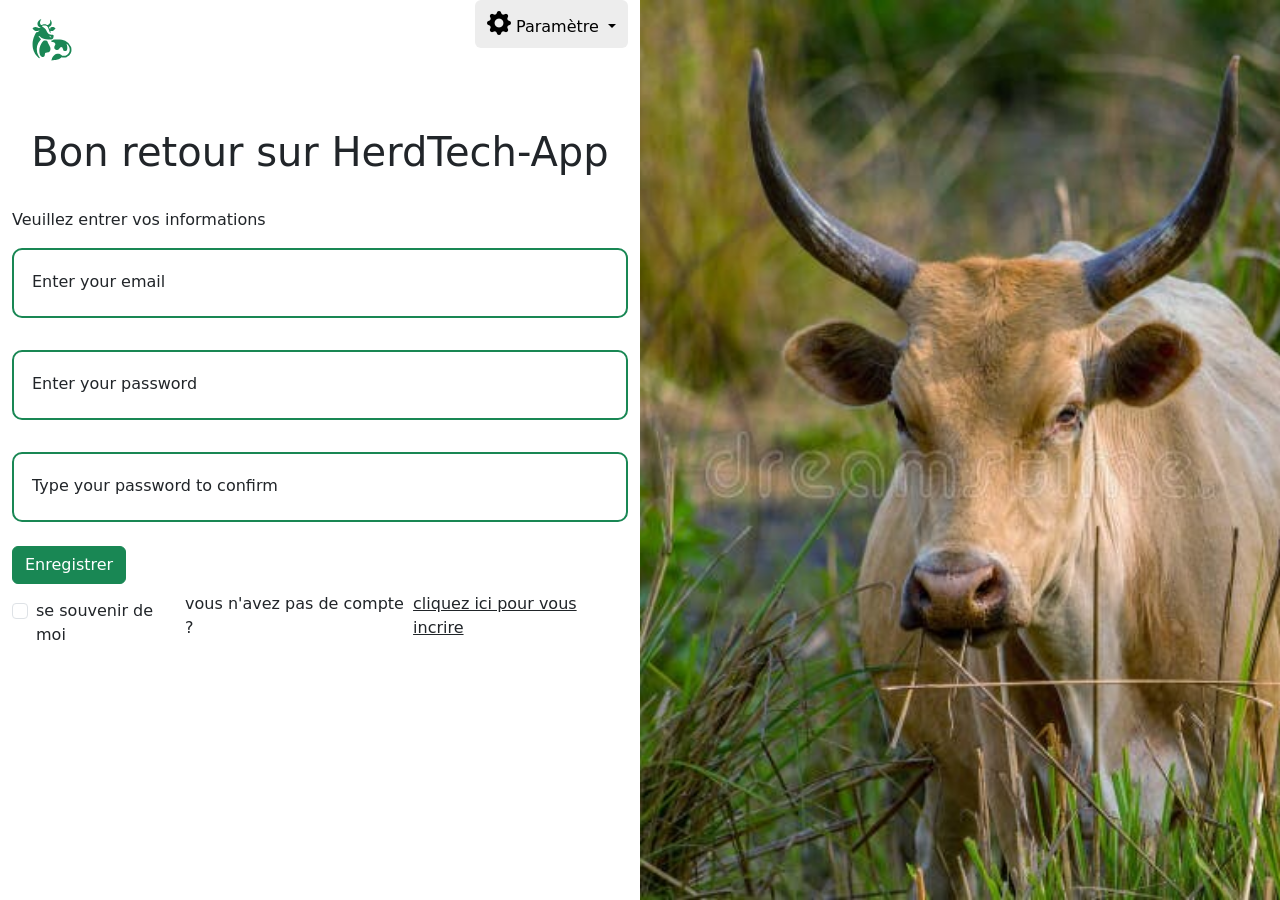
<file: inscription.html>
<!DOCTYPE html>
<html lang="fr">

<head>
    <meta charset="UTF-8">
    <meta name="viewport" content="width=device-width, initial-scale=1.0">
    <title>herdtech-app</title>
    <link href="https://cdn.jsdelivr.net/npm/bootstrap@5.3.8/dist/css/bootstrap.min.css" rel="stylesheet"
        integrity="sha384-sRIl4kxILFvY47J16cr9ZwB07vP4J8+LH7qKQnuqkuIAvNWLzeN8tE5YBujZqJLB" crossorigin="anonymous">
    <link rel="stylesheet" href="https://cdn.jsdelivr.net/npm/bootstrap-icons@1.13.1/font/bootstrap-icons.min.css">
    <link rel="stylesheet" href="./style.css">

</head>

<body>
    <div class=" container-fluid vh-100 d-flex justify-content-center align-items-start">
        <div class="row">
            <div class="col-md-6 ">
                <div class="row ">
                    <div class="col-md-6 d-flex justify-content-start align-items-center ">
                        <div class="image-logo ">
                            <svg xmlns="http://www.w3.org/2000/svg" xml:space="preserve" width="80" height="80"
                                viewBox="0 0 158.8 158.8">
                                <path
                                    d="m107.2 160.8 1.6-4.7c1.4-3.3 4.4-6.4 7.4-7.9 1.5-.7 2-.8 4.2-.8 3.1 0 4.4.5 6.7 2.7l1.6 1.5h3.3c3.3 0 3.4 0 5.1-.9 6.6-3.3 8.6-11.5 4.5-18.4-1-1.6-4.4-5.1-4.2-4.2l.9 2.9c.5 2 .6 2.7.6 5-.2 4.5-1.5 6.3-4.5 6.3q-3.7.1-4.2-4.3-.5-4.1-3.6-4-1.7 0-3.4 3.1-.6 1.4-1.8 2.1c-1 .7-1.3.8-3.1.8s-2.2-.1-3.2-.8a5 5 0 0 1-2.1-4.1c0-1.3.2-1.8 1-3.2 1.3-2.2 1.4-2.8 1-4q-.3-2-4.4-3.4c-2.2-.8-4.5-2-4.5-2.4l1-.4q1.8-.3 3.3-1.6c.7-.5 1-.6 6.6-.8 8.5-.2 13 .4 17.6 2.5a23 23 0 0 1 11.8 12.5c.7 2 1 6.8.5 9-.4 2-1.8 4.8-3.2 6.5s-4 3.6-6.3 4.5-6 1.1-8.3.6l-1.6-.3-1.1 1a16 16 0 0 1-6 3.6c-1 .2-4 .7-6.7 1zm-25.5-5.4a32 32 0 0 1-11-18c-.8-3-1-9.7-.6-13 .7-5.2 2.8-11.6 5.4-16.3 1.4-2.6 1.7-3 2.6-3q2.3 0 4.4-2 1.3-1.2 1.4-1.5l-2.5.5c-4.2 1.2-6.6.6-9.8-2.7-1-1-1.7-2-1.7-2.1 0-.5 2-1.9 3.5-2.3q3-1 6.5.6c2.3 1 3.6 1.2 5.1.8q2.3-.3-.4-1.1c-3-1.1-5-4-5-7.1s1.7-6.1 4.3-7.8c.9-.5 3.2-1.3 3.2-1l-1 1.9c-1 2-1.5 4.4-1.3 5.7.3 1.2 1.3 3 2 3.3s1 .2 2.7-.3c2.6-.9 6-1 8.1-.2.8.3 1.8.5 2.1.5 1.6 0 4.4-2.4 5-4.4.4-1.2.4-3.4.1-5q-.4-1.4.3-.8.6.3 1.3 1.5c3 4.6 1.6 10.2-3 12.5l-1.2.6a35 35 0 0 0 2.8 4.6V96l1.3-.6c1.9-1 5-1 6.8 0q1.3.7 1.8 1.3c.5.5.5.6.1 1.1a16 16 0 0 1-4.1 4c-1 .5-1.6.6-3.5.6h-2.2l.4 2c.7 2.6.7 2.6-.3 1.7s-1.4-1.6-2.7-5.4c-1.8-5.3-3.3-7.6-5.3-8.5-1.8-.8-7.3-.6-8.7.3-.4.3-.2.5 3.3 3 3 2 4 3.1 6.1 7.3 3 5.6 4.7 6.8 10 7 3.1.2 3.6.4 3.7 1.7q.2 2.9-.7 4.7c-1 2.2-2.5 2.8-7.3 3.2-7.4.7-14.6-1.4-18.6-5.4-1.4-1.5-1.8-1.7-2.4-1.5q-.7 0-.7.4c0 .6 2 3 3.3 4.4l1.5 1.4-1.3 1.5a28 28 0 0 0-6.4 25c.7 2.5 2.7 6.9 4.2 8.8 1 1.2 1 1.4.6 2q-.3.4-.6.5zm25.6-40.7q.5-.8-.9-1-1.2-.1-1.3-1.1-.2-1.1-1-.8c-.4.4-.5 1.4 0 2.1.5 1 2.4 1.5 3.2.8m-19 38.8c-5-2.6-6.5-13.5-3.1-22l2-4c1.2-2 4.3-5.5 5.2-6 .3-.1 6.5.4 6.7.6l.5 1.7q.5 2 4.2 8.6c2.3 4.3 2.4 8.4 0 10.7-1.2 1.4-2.3 1.7-5 1.8q-3.2 0-3.8 1.3c-.2.4-.5 1.7-.7 3-.3 3-.8 3.7-2.3 4.4s-2.2.6-3.6-.1"
                                    style="fill:#1B8755;stroke-width:.264583" transform="translate(-29.1 -40.9)" />
                            </svg>
                        </div>
                    </div>
                    <div class="col-md-6 d-flex justify-content-end align-items-start ">
                        <div class="d-flex justify-content-center align-items-end ">
                            <div class="dropdown ">
                                <button class="btn btn-secondary dropdown-toggle bg-white text-bg-warning border-0"
                                    type="button" data-bs-toggle="dropdown" aria-expanded="false">
                                    <i class="bi bi-gear-fill fs-4"></i>
                                    Paramètre
                                </button>
                                <ul class="dropdown-menu ">
                                    <li><button class="dropdown-item mode-sombre" type="button">
                                            <i class="bi bi-moon-fill"></i>/
                                            <i class="bi bi-brightness-high-fill"></i>
                                            Mode Sombre
                                        </button></li>
                                    <li><button class="dropdown-item" type="button">
                                            <i class="bi bi-globe"></i>
                                            Langage
                                        </button></li>
                                </ul>
                            </div>
                        </div>
                    </div>
                </div>
                <div class=" row d-flex justify-content-center align-items-center mt-5">
                    <form class="w-100 d-flex justify-content-start align-items-start flex-column">
                        <h1 class="m-auto mb-3">
                            Bon retour sur HerdTech-App
                        </h1>
                        <p class="mt-3 mb-3">
                            Veuillez entrer vos informations
                        </p>
                        <div class="input-container mb-3">
                            <input type="email" required>
                            <label>
                                Enter your email
                            </label>
                        </div>
                        <div class="input-container mt-3 mb-3">
                            <input type="password" required>
                            <label>
                                Enter your password
                            </label>
                        </div>
                        <div class="input-container mt-3 mb-3">
                            <input type="password" required>
                            <label>
                                Type your password to confirm
                            </label>
                        </div>
                        <a href="./index.html" class="btn btn-success mt-2 mb-2">
                            Enregistrer
                        </a>
                        <div class="d-flex justify-content-between align-items-center w-100">
                            <div class=" form-check">
                                <input type="checkbox" class="form-check-input shadow-none" id="exampleCheck1">
                                <label class="form-check-label" for="exampleCheck1">se souvenir de moi</label>
                            </div>
                            <p class="d-flex justify-content-center align-items-center">
                                vous n'avez pas de compte ? <a href="./inscription.html" class="text-dark">cliquez ici
                                    pour vous incrire</a>
                            </p>
                        </div>
                    </form>

                </div>
            </div>

            <div class="col-md-6 vh-100 p-0">

                <img src="./Images/Login_img.jpg" alt="image d'une vache" class="w-100 h-100 object-fit-cover ">

            </div>

        </div>
    </div>














































    <script src="https://cdn.jsdelivr.net/npm/bootstrap@5.3.8/dist/js/bootstrap.bundle.min.js"
        integrity="sha384-FKyoEForCGlyvwx9Hj09JcYn3nv7wiPVlz7YYwJrWVcXK/BmnVDxM+D2scQbITxI"
        crossorigin="anonymous"></script>
</body>

</html>
</file>
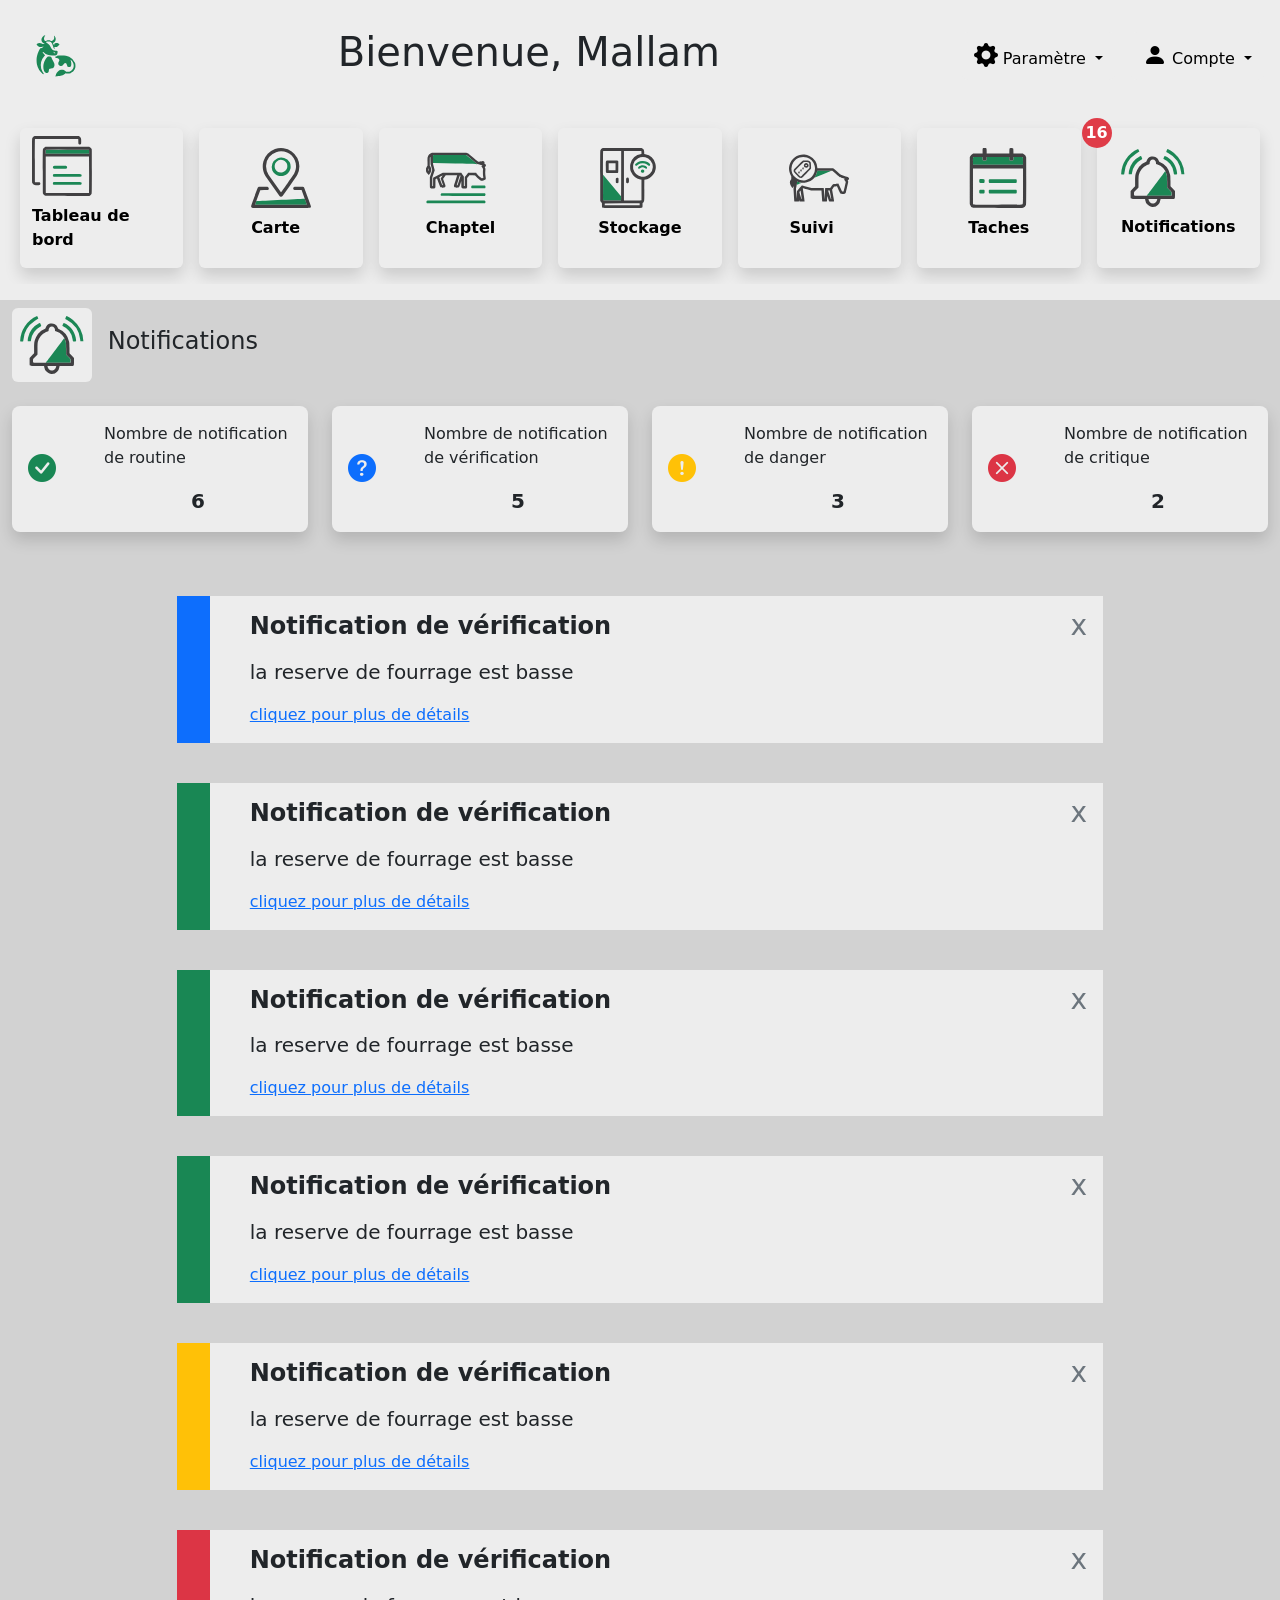
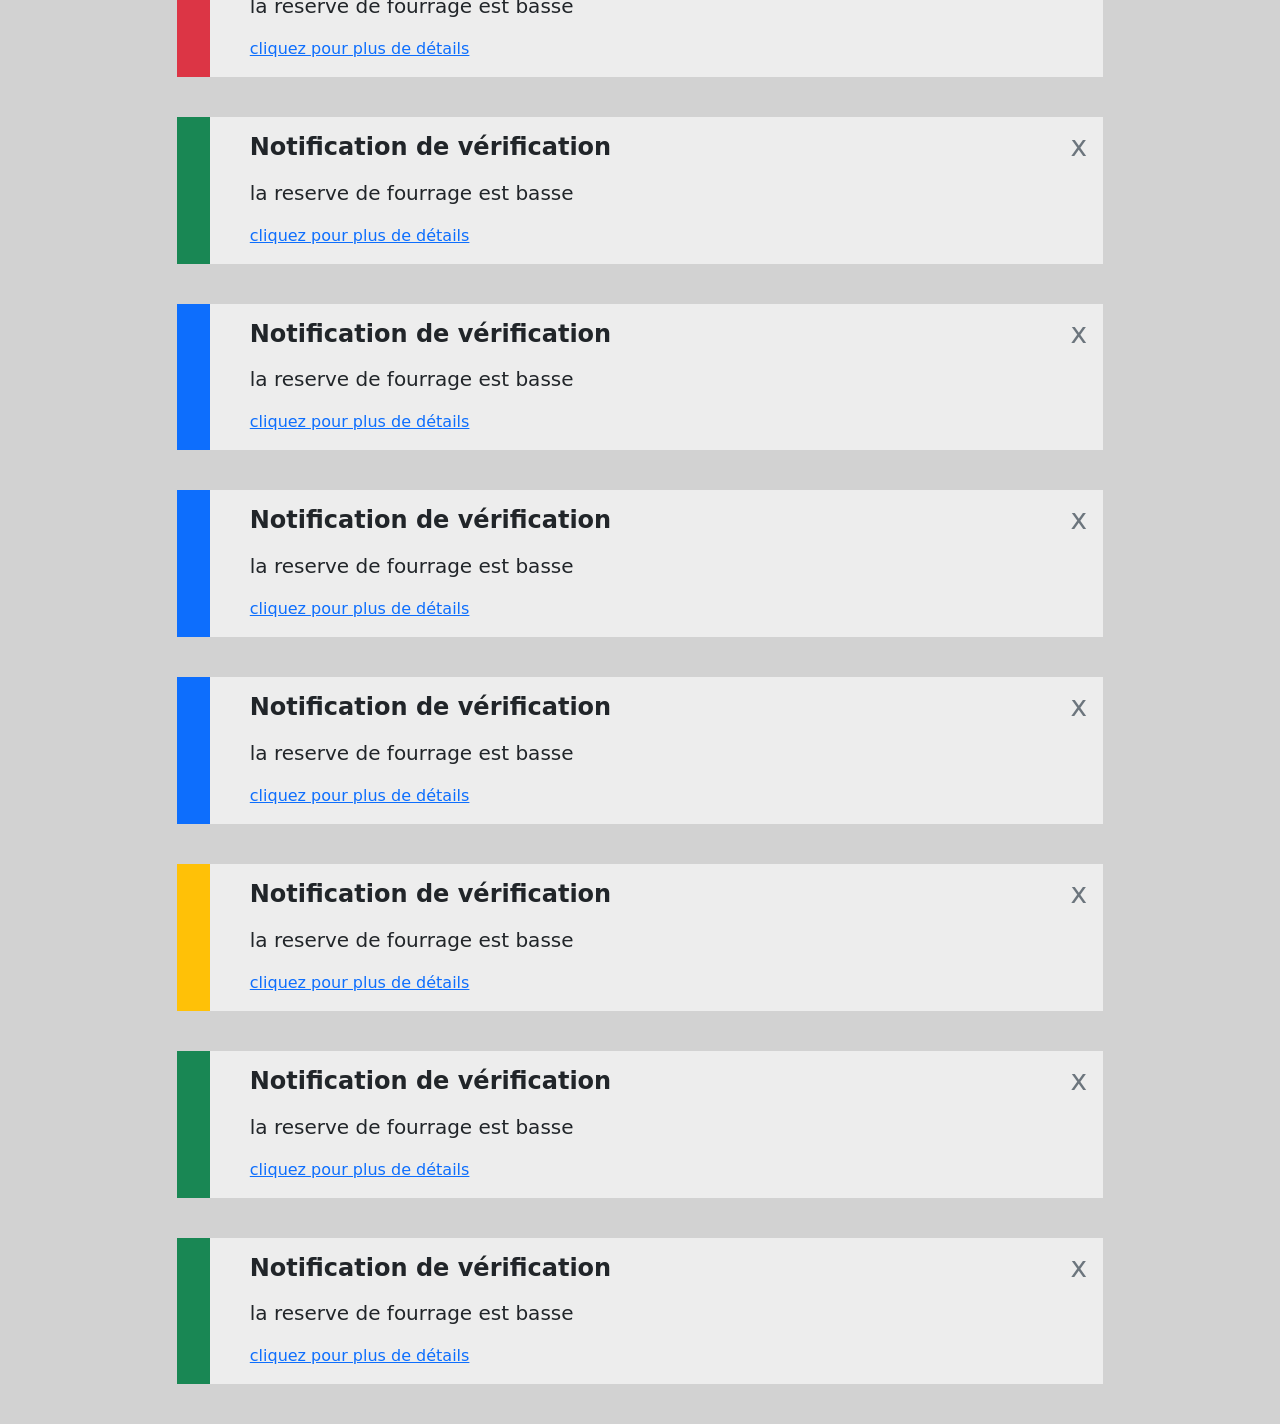
<file: notification.html>
<!DOCTYPE html>
<html lang="en">

<head>
    <meta charset="UTF-8">
    <meta name="viewport" content="width=device-width, initial-scale=1.0">
    <title>herdtech-app</title>
    <link href="https://cdn.jsdelivr.net/npm/bootstrap@5.3.8/dist/css/bootstrap.min.css" rel="stylesheet"
        integrity="sha384-sRIl4kxILFvY47J16cr9ZwB07vP4J8+LH7qKQnuqkuIAvNWLzeN8tE5YBujZqJLB" crossorigin="anonymous">
    <link rel="stylesheet" href="https://cdn.jsdelivr.net/npm/bootstrap-icons@1.13.1/font/bootstrap-icons.min.css">
    <link rel="stylesheet" href="./style.css">
</head>

<body class="body-couleur">
    <nav class="p-3 d-none d-lg-block">
        <ul class="d-flex justify-content-between align-items-center list-unstyled  flex-nowrap overflow-auto">
            <li>
                <svg xmlns="http://www.w3.org/2000/svg" xml:space="preserve" width="80" height="80"
                    viewBox="0 0 158.8 158.8">
                    <path
                        d="m107.2 160.8 1.6-4.7c1.4-3.3 4.4-6.4 7.4-7.9 1.5-.7 2-.8 4.2-.8 3.1 0 4.4.5 6.7 2.7l1.6 1.5h3.3c3.3 0 3.4 0 5.1-.9 6.6-3.3 8.6-11.5 4.5-18.4-1-1.6-4.4-5.1-4.2-4.2l.9 2.9c.5 2 .6 2.7.6 5-.2 4.5-1.5 6.3-4.5 6.3q-3.7.1-4.2-4.3-.5-4.1-3.6-4-1.7 0-3.4 3.1-.6 1.4-1.8 2.1c-1 .7-1.3.8-3.1.8s-2.2-.1-3.2-.8a5 5 0 0 1-2.1-4.1c0-1.3.2-1.8 1-3.2 1.3-2.2 1.4-2.8 1-4q-.3-2-4.4-3.4c-2.2-.8-4.5-2-4.5-2.4l1-.4q1.8-.3 3.3-1.6c.7-.5 1-.6 6.6-.8 8.5-.2 13 .4 17.6 2.5a23 23 0 0 1 11.8 12.5c.7 2 1 6.8.5 9-.4 2-1.8 4.8-3.2 6.5s-4 3.6-6.3 4.5-6 1.1-8.3.6l-1.6-.3-1.1 1a16 16 0 0 1-6 3.6c-1 .2-4 .7-6.7 1zm-25.5-5.4a32 32 0 0 1-11-18c-.8-3-1-9.7-.6-13 .7-5.2 2.8-11.6 5.4-16.3 1.4-2.6 1.7-3 2.6-3q2.3 0 4.4-2 1.3-1.2 1.4-1.5l-2.5.5c-4.2 1.2-6.6.6-9.8-2.7-1-1-1.7-2-1.7-2.1 0-.5 2-1.9 3.5-2.3q3-1 6.5.6c2.3 1 3.6 1.2 5.1.8q2.3-.3-.4-1.1c-3-1.1-5-4-5-7.1s1.7-6.1 4.3-7.8c.9-.5 3.2-1.3 3.2-1l-1 1.9c-1 2-1.5 4.4-1.3 5.7.3 1.2 1.3 3 2 3.3s1 .2 2.7-.3c2.6-.9 6-1 8.1-.2.8.3 1.8.5 2.1.5 1.6 0 4.4-2.4 5-4.4.4-1.2.4-3.4.1-5q-.4-1.4.3-.8.6.3 1.3 1.5c3 4.6 1.6 10.2-3 12.5l-1.2.6a35 35 0 0 0 2.8 4.6V96l1.3-.6c1.9-1 5-1 6.8 0q1.3.7 1.8 1.3c.5.5.5.6.1 1.1a16 16 0 0 1-4.1 4c-1 .5-1.6.6-3.5.6h-2.2l.4 2c.7 2.6.7 2.6-.3 1.7s-1.4-1.6-2.7-5.4c-1.8-5.3-3.3-7.6-5.3-8.5-1.8-.8-7.3-.6-8.7.3-.4.3-.2.5 3.3 3 3 2 4 3.1 6.1 7.3 3 5.6 4.7 6.8 10 7 3.1.2 3.6.4 3.7 1.7q.2 2.9-.7 4.7c-1 2.2-2.5 2.8-7.3 3.2-7.4.7-14.6-1.4-18.6-5.4-1.4-1.5-1.8-1.7-2.4-1.5q-.7 0-.7.4c0 .6 2 3 3.3 4.4l1.5 1.4-1.3 1.5a28 28 0 0 0-6.4 25c.7 2.5 2.7 6.9 4.2 8.8 1 1.2 1 1.4.6 2q-.3.4-.6.5zm25.6-40.7q.5-.8-.9-1-1.2-.1-1.3-1.1-.2-1.1-1-.8c-.4.4-.5 1.4 0 2.1.5 1 2.4 1.5 3.2.8m-19 38.8c-5-2.6-6.5-13.5-3.1-22l2-4c1.2-2 4.3-5.5 5.2-6 .3-.1 6.5.4 6.7.6l.5 1.7q.5 2 4.2 8.6c2.3 4.3 2.4 8.4 0 10.7-1.2 1.4-2.3 1.7-5 1.8q-3.2 0-3.8 1.3c-.2.4-.5 1.7-.7 3-.3 3-.8 3.7-2.3 4.4s-2.2.6-3.6-.1"
                        style="fill:#1B8755;stroke-width:.264583" transform="translate(-29.1 -40.9)" />
                </svg>
            </li>
            <li>
                <h1>
                    Bienvenue, Mallam
                </h1>
            </li>
            <li class="d-flex justify-content-between align-items-center gap-3">
                <div class="dropdown ">
                    <button class="btn btn-secondary dropdown-toggle bg-white text-bg-warning border-0" type="button"
                        data-bs-toggle="dropdown" aria-expanded="false">
                        <i class="bi bi-gear-fill fs-4"></i>
                        Paramètre
                    </button>
                    <ul class="dropdown-menu ">
                        <li><button class="dropdown-item mode-sombre" type="button">
                                <i class="bi bi-moon-fill"></i>/
                                <i class="bi bi-brightness-high-fill"></i>
                                Mode Sombre
                            </button></li>
                        <li><button class="dropdown-item" type="button">
                                <i class="bi bi-globe"></i>
                                Langage
                            </button></li>
                    </ul>
                </div>
                <div class="dropdown ">
                    <button class="btn btn-secondary dropdown-toggle bg-white text-bg-warning border-0" type="button"
                        data-bs-toggle="dropdown" aria-expanded="false">
                        <i class="bi bi-person-fill fs-4"></i>
                        Compte
                    </button>
                    <ul class="dropdown-menu ">
                        <li><button class="dropdown-item mode-sombre" type="button">
                                <i class="bi bi-person-fill-gear"></i>
                                Paramètre du compte
                            </button></li>
                        <li><button class="dropdown-item" type="button">
                                <i class="bi bi-arrow-right-square"></i>
                                Se déconnecter
                            </button></li>
                    </ul>
                </div>
            </li>
        </ul>
        <div class="row gap-3 p-3 flex-nowrap overflow-x-auto">
            <a href="./aceuil.html"
                class="col d-flex flex-column justify-content-center align-items-center shadow rounded-2 text-decoration-none text-black">
                <div>
                    <div class="mt-2 mb-2">
                        <svg xmlns="http://www.w3.org/2000/svg" width="60" height="60" viewBox="0 0 100 100">
                            <path
                                d="M36.5 81.3c-.7-.2-1.6-1.2-1.7-1.9q-.2-1.4.8-2.3l.6-.5h22.5c24.8 0 23.1 0 23.8 1.2.7 1.3 0 2.9-1.3 3.3a1499.4 1499.4 0 0 1-44.7.1m-1-13.8q-1.4-1.3-.3-3c.7-1.1-.1-1.1 23.5-1.1 24.1 0 22.9 0 23.7 1.2q.7 1 .1 2.3c-.6 1.4 1 1.3-24 1.3H36.3Zm.1-13.5q-1.2-1-.7-2.5.3-1.2 1.7-1.5c1-.3 19.5-.2 20.4 0 1.3.5 2 2.1 1.3 3.4s-.2 1.2-11.6 1.2H36.2ZM22.8 26.4c0-2.6 0-3 .4-3.3.3-.3 3-.3 35.8-.3s35.6 0 35.8.3q.3.3.4 3.3v3H22.8Z"
                                style="display:inline;fill:#1B8755;stroke-width:.2" />
                            <path
                                d="M22.3 99.7a6 6 0 0 1-3.8-3.4C18 95.3 18 94 18 59c0-35.2 0-36.3.4-37.3a6 6 0 0 1 3-3.1l1-.5h73l1 .5a6 6 0 0 1 3 3.1c.4 1 .4 2 .4 37.3s0 36.3-.4 37.3a6 6 0 0 1-3 3.1l-1 .5H59.3c-28.8 0-36.4 0-37-.2M95 94.8c.1-.3.2-10 .2-30.4L95 34.3H22.9v30.2l.1 30.4c.2.3 6.2.3 36 .3 35.2 0 35.8 0 36-.4m.2-68.4q0-3-.4-3.3c-.2-.3-3-.3-35.8-.3a384 384 0 0 0-35.8.3c-.4.3-.4.7-.4 3.3v3h72.4ZM4.3 81.7a6 6 0 0 1-3.8-3.4C0 77.3 0 76 0 41 .1 5.8.1 4.7.5 3.7a6 6 0 0 1 3-3.1l1-.5h73.2l1 .5q2.3 1.4 3 3.5.3.9.3 4.5c0 4-.2 4.8-1.2 5.3-.8.4-2 .4-2.6 0-.9-.7-1-1.2-1-5 0-2.9 0-3.5-.3-3.8S73 4.8 41 4.8c-32 0-35.6 0-35.9.3S4.8 9 4.8 41c0 32 0 35.6.3 35.9s.9.3 3.7.3c3.8 0 4.4.1 4.9 1.2.6 1.2 0 2.8-1.2 3.3-.9.4-7 .4-8.2 0"
                                style="display:inline;fill:#414042;stroke-width:.2" />
                        </svg>
                    </div>
                    <p class="fw-bold">
                        Tableau de bord
                    </p>
                </div>
            </a>
            <a href="./carte.html"
                class="col d-flex flex-column justify-content-center align-items-center shadow rounded-2 text-decoration-none text-black">
                <div>
                    <div class="mt-2 mb-2">
                        <svg xmlns="http://www.w3.org/2000/svg" width="60" height="60" viewBox="0 0 100.2 100">
                            <path
                                d="m6.8 94.6 1-3.2L9 88.5h.7c5.2-.4 79.9-4 80-4l3 8.1.8 2.2H50c-34.5 0-43.3 0-43.3-.2m40.4-48c-5.1-1.2-9.2-4.3-11.5-9a16.2 16.2 0 0 1 29-14.1 13 13 0 0 1 1.6 7.1c0 2.2 0 3-.5 4.3a16 16 0 0 1-11.2 11.3c-2 .5-5.6.7-7.4.3m5.8-6c3.7-1 6.6-3.9 7.5-7.5.6-2.3.3-5.2-.8-7.5-.9-1.7-2.9-3.7-4.8-4.6a10 10 0 0 0-12.2 2c-6.6 6.7-2 18 7.4 18q1.8 0 3-.3"
                                style="display:inline;fill:#1B8755;stroke-width:.2" />
                            <path
                                d="M1.6 99.6Q.1 98.8.1 97.3c0-1 11-31 11.6-31.7.9-1 1.2-1 8.7-1 6.4 0 7.2 0 7.8.4 1.4.7 2 2.3 1.3 3.7s-.7 1.4-7.7 1.5l-6.3.1-2.2 6.2a388 388 0 0 0-6.5 18.2h86.6l-1.8-4.8-4.4-12.2-2.7-7.5h-6c-6 0-6 0-6.7-.5-1.9-1.2-1.8-3.7.2-4.7.6-.4 1.4-.4 7.8-.4 7.8 0 8 0 8.8 1.2.4.5 11.1 29.5 11.5 31q.1.7-.2 1.6c-.8 1.8 4.2 1.6-49.7 1.6-45.2 0-48 0-48.6-.4m47-18.8q-.7-.4-1.3-1.1L24.6 47.4c-2-2.9-3.6-6.8-4.4-10.8a30.6 30.6 0 1 1 57.2 8q-1.1 2.2-12.7 18.6l-12 17c-1 1-2.6 1.2-4 .6M60.8 59c5.8-8.3 11-16 11.5-17 3.6-6.7 3.9-14.5.8-21.5A25 25 0 0 0 42 6.8a24.9 24.9 0 0 0-16.7 21.7q-.8 8.9 4.2 16.4L50 74c.1 0 5-6.8 10.7-15"
                                style="display:inline;fill:#414042;stroke-width:.2" />
                        </svg>
                    </div>
                    <p class="fw-bold">
                        Carte
                    </p>
                </div>
            </a>
            <a href="./chaptel.html"
                class="col d-flex flex-column justify-content-center align-items-center shadow rounded-2 text-decoration-none text-black">
                <div>
                    <div class="mt-2 mb-2">
                        <svg xmlns="http://www.w3.org/2000/svg" width="60" height="60" viewBox="0 0 254.1 215">
                            <path
                                d="M4 214.1c-3-1.8-3-8 0-10 .8-.7 13-.8 122.7-.8 93.5 0 122 .2 122.9.6q2.4 1 2.3 5.4c0 2.3-.1 2.8-1.2 4l-1.3 1.4-122 .1C8.1 215 5.4 215 4 214.1M64.6 183q-2.5-1.4-2.5-5c0-2.8.7-4.3 2.4-5.3 1.1-.7 8-.7 92.9-.7H249l1.5 1.4c1.3 1.4 1.4 1.7 1.4 4.4s0 3-1.4 4.3l-1.5 1.5h-91.7c-72.7 0-92-.2-92.7-.6m103-31.1q.5-.2.8 0 .2.3-.6.3t-.2-.3m27.3-.9q-.9-.2-2.1-1.4c-1.2-1.2-1.3-1.6-1.3-4.3 0-2.8.1-3 1.4-4.4l1.4-1.4 26.4-.1c18-.1 26.8 0 27.9.3 2.5.7 3.3 2.2 3.3 5.6s-.8 4.9-3.3 5.6c-1.5.4-51.6.5-53.7.1M18 149.7q-.8-1 .2-.1l.7.7q0 .5-.9-.6m156.3-23c0-10.7 0-15 .1-9.6zM27.4 141.5h1.7q.5.1-1 .2-1.4 0-.7-.2m133.2-20.1v-10.3zm3.4.8a912.8 912.8 0 0 1 0 0m89.3-12.5q0-1 .2-.5v1.3q-.2.4-.2-.8m-36-2-.8-1 1 .9q.8.7.9 1 0 .5-1.1-.9m-4.7-4.7-.9-1 1 .8q1.4 1.1.8 1.1zm13-1.5q-.8-1 .2-.2 1.1 1 .6 1zm15.6-5.1q0-.7.3-.3 0 .5 0 .8-.3.3-.3-.5m-45.8-.2-12-.2 11.9-.1c7.5 0 12 0 12.1.3l.2.3zm-52-.9q.2-.3.7-.2.8.6-.3.5-.5 0-.4-.3m107.7-2q0-.6.3-.2v.8q-.3.3-.3-.5m-10.3-1.6q0-1.2.3-.5v1.2q-.3.4-.3-.7m10-7.1q0-2.4.2-1.4v2.8q-.2 1-.2-1.4m-10-6.5q0-.8.2-.5.3.6 0 1-.1.5-.2-.5m10.3-2q0-.6.3-.2v.8q-.3.3-.3-.5m-9.9-3q0-.6.3-.2 0 .6 0 .8-.3.3-.3-.5M10 72.3q0-1 .2-.5v1q-.2.5-.2-.5m241.6 0q0-1 .2-.5v1q-.2.5-.2-.5M0 69.4q0-.7.3-.3v.9q-.3 0-.3-.6m22 0q0-.7.2-.3v.9q-.3 0-.2-.6M6.2 40.2a602.5 602.5 0 0 1 0 0m9.9-.6a620 620 0 0 1 0 0m106.9 7L33.4 44h-3.7V27.8c0-15 0-16.1.8-16.8.7-.6 5.9-.7 70.4-.6l69.6.1 2.1 1.2c1.2.6 11.4 9 22.8 18.8 16.5 14 21 17.8 22.6 18.3 1.8.5 1.7.6-3.7.5-3 0-44.2-1.2-91.3-2.7M19 45.1q0-1.2.2-.7v1.5q-.2.5-.2-.8M223 38h1q.5.2-.4.2t-.6-.2m17.4-2.6h1.3q.4.2-.7.2t-.6-.2M11.6 9.7q0-.1.8-.7 1-.8.1.1-.8 1.2-.9.6M28.7.1h.8q.3.3-.5.3t-.3-.3M169 .1h.8q.2.3-.6.3t-.2-.3"
                                style="display:inline;fill:#1B8755;stroke-width:.429915" />
                            <path
                                d="M20.9 151.4q-3.1-1.6-4.1-4-.5-1.4-.5-22.2v-20.9l5-15.1 5-15.2-3.2-11.7-3.6-13c-.2-.8-.4-8.3-.6-16.8L18.7 17l-1.3 2.6-1.3 2.5-.1 16.6-.1 16.5 1.2 1.7a25 25 0 0 1 5 15.5c0 7.4-2.4 13-7.8 18.7l-3.1 3.3L8 91a25.6 25.6 0 0 1-3.4-32.9l1.8-2.7V38.7c0-16.2 0-16.8 1-20.1C10 10 16.4 3.7 25.2 1 27.6.3 31 .2 99 .2h71.4l3.1 1c1.7.6 4.3 1.8 5.6 2.7 1.3.8 11 9 21.6 18C219 37.5 220 38.3 221.6 38.3c2 0 12.4-1.5 15.3-2.1q7.2-1.8 9.9 2.6c1.5 2.5 1.5 4 .2 7.3-.2.5 0 .8 1.4 1.2q3.6 1.1 5 4.2c1.3 3.2 0 6.9-3 8.7l-1.8 1 1.6 3c1.7 3.4 1.8 4.1 1 14.3-.6 7.2-.3 13.8 1.1 23.5 1.1 7.3 1.1 9.2.1 11-1 2.1-2.3 2.7-9.3 4.8-7.7 2.3-8.2 2.2-13.7-1.3a76 76 0 0 1-20.5-18l-1.9-2.6h-23.3l-4.8 5.8-4.8 5.9v39.1l-1 1.8c-1.6 2.7-3.4 3.4-9.2 3.6-8.7.4-11.5-.5-13.3-4.2-1-1.9-1-2.3-1-14.8v-13l-4.2 12.4c-2.3 6.8-4.6 12.7-5 13.3-1.8 2-3.9 2.5-10.3 2.5-6.7 0-8-.3-10-2.7a7 7 0 0 1-1.7-6c.1-.7 3.3-10.7 7-22.2l6.6-21.5c0-.3-7-.5-24.2-.4H83.6l-4.7 6.7-5.5 7.9-.8 1.2 5 13.7c2.6 7.5 5 14.2 5.1 14.8.4 1.8-.5 4.6-2 6.2-2 2-4.2 2.4-11 2.3-5.3-.2-6-.3-7.5-1.2-.9-.6-2-1.7-2.4-2.6l-7-18.3-6.2-17-3.3 1.6-3.1 1.7L40 130l-.2 17.4-1.3 1.6c-2 2.7-3.8 3.3-10.3 3.3-4.6 0-6-.2-7.3-.8m9.1-27.6.1-17.8 20.5-10.5 20.5-10.4h78.4l5.4 8.2 5.5 8.2v40h3.9V103l7.1-8.7 7.2-8.8h33.7l2.7 4a68 68 0 0 0 21 19.4c1 .3 6.9-1.5 6.9-2.1l-1-6.5a140.8 140.8 0 0 1-.5-27.9l.5-3-3.8-6-3.8-6 2.2-1.2c1.1-.5 2.1-1.1 2.1-1.3s-9.8-3.2-20.2-6.2c-2.2-.6-4.3-2.3-23-18.3a478 478 0 0 0-22.8-18.8l-2.1-1.2h-69.6c-65-.2-69.7-.1-70.5.5s-.8 1.6-.6 19.3v18.5l3.7 12.8L37 74.3 31.9 90l-5.3 15.6V142l1.7-.1 1.6-.1zm41.8 13.4-4.7-13.8-4.8-14c0-.3 1.9-3.1 4.1-6.4l4.1-6c0-.5-13.8 6.7-14 7.2-.1.3 2.3 7.4 5.4 15.8l6.1 16.4c.4 1 .7 1.2 2.1 1.2q1.6 0 1.7-.4m67-15.4 6.3-19.4 1.1-3.6-1.1-2q-1-1.6-1.5-1.5c-.2.2-3.3 9.8-7 21.3l-6.6 21h3.6zM12.3 73.4c.3-3.2-.4-7.2-1.1-6.5-1.2 1.2-1.3 8.7-.2 10.5.5 1 1.1-.8 1.3-4"
                                style="display:inline;fill:#414042;stroke-width:.429915" />
                        </svg>
                    </div>
                    <p class="fw-bold">
                        Chaptel
                    </p>
                </div>
            </a>
            <a href="./stokage.html"
                class="col d-flex flex-column justify-content-center align-items-center shadow rounded-2  text-decoration-none text-black">
                <div>
                    <div class="mt-2 mb-2">
                        <svg xmlns="http://www.w3.org/2000/svg" width="60" height="60" viewBox="0 0 278.4 300">
                            <path
                                d="m23 281.1.1-4.2h174l-86.8.1-86.8.2-.3 4-.2 4.1zm-7.6-19.4c-1-1-1-6.2-.9-64.7l.2-63.6L59.4 187l44.7 53.7.3-113.4.3-113.3.2 108c0 59.5 0 115.4-.3 124.4l-.4 16.3H60.3c-41.8 0-44 0-45-1.1M207.8 123c-3.9-2.3-5.2-6.2-3.5-10.5 2.4-6.3 10.1-7.6 14.7-2.3 3.4 3.9 2 10.8-2.7 13a10 10 0 0 1-8.5-.2m-15-19.5q-3.3-1.3-3.2-5.2c0-1.5.6-2.5 3-4.8 9-8.7 24-10.2 35.1-3.4q10.9 6.6 5.7 12-3.7 3.8-8.7-.4a19.4 19.4 0 0 0-24.7 0c-3 2.5-4.7 3-7.2 1.8m-15-15q-3.1-1.7-3.2-5.4c0-3 7.5-9.4 15.3-13.4a42 42 0 0 1 20.4-4.7c9.5-.4 15.6.7 22.7 4 7.5 3.3 16.1 10 16.9 13 .5 2-.7 5.4-2.2 6.3-2.6 1.4-5.1.8-8.5-2.1q-6.9-6-15.1-8.6a42 42 0 0 0-23.4 0 44 44 0 0 0-15 8.5c-3.7 3.1-5.4 3.6-7.9 2.4"
                                style="display:inline;fill:#1B8755;stroke-width:.6" />
                            <path
                                d="M12.9 299C9.4 297.5 9 296 9 284.6c0-5.7-.2-10.3-.5-10.3-1.1 0-5.7-5.2-7-7.8l-1.2-2.7V138.9C.3 17.6.3 14 1.4 11.1c1.6-3.9 5.1-7.6 9-9.4L13.5.3h193.8l3.4 1.7c2 1 4.3 2.7 5.3 3.9 3.5 4.2 3.9 5.7 4.2 15.4l.3 9 5 1A64 64 0 0 1 275.7 77a64 64 0 0 1-54.6 81.5s-.2 23-.2 51.2c0 55.4 0 55-3.3 59.7-.9 1.4-2.5 3-3.6 3.8l-2 1.4-.1 10.1c0 8.5-.2 10.4-1 11.8-2.3 3.8 4.5 3.6-100.5 3.6-84 0-95.8-.1-97.4-1m184.5-17.9v-4.5l-87.1.1-87.2.2-.2 4.4-.2 4.3h174.7zm-92.8-34.6c.2-9 .4-64.9.4-124.2V14.4H60.6c-39.5 0-44.4.1-45.3 1s-.9 12.8-.9 123c0 112.9 0 122.3 1 123.3s3.1 1.1 44.9 1.1h44zm-22.8-71c-3.3-1.4-3.8-3.3-3.8-13.3 0-7.8.1-9.1 1.2-10.9q1.8-3.2 6.4-3.1c1.6 0 2.6.5 4.2 2l2 2v10c0 10.7-.2 11.6-3.6 13.3q-3 1.6-6.4 0m-50-51.5a8 8 0 0 1-2.8-3.4c-.5-1.5-.7-9.3-.8-26.9 0-26.9 0-27.4 3.3-30 1.6-1.3 1.9-1.3 28.3-1.3h26.7l2 2 2.1 2v27.3c0 29.9.1 28.9-3.6 30.8-1.5.8-5.8.9-27.5.9H33.8Zm45-30.4V76.2H42.6V111h34.2zm128.3 168.3 1.3-1V158.4l-1.4-.3-4.9-1a65 65 0 0 1-45.3-37c-4.1-9.5-5.1-14.6-5-25.9 0-8.7.2-10.6 1.6-15.7a66 66 0 0 1 53.9-47.9c1 0 1.1-.6 1.1-7 0-5.7-.2-7.2-1-8.1-1-1-3-1.1-43.8-1.1h-42.8v248.4h42.5c37.4 0 42.6-.1 43.8-1m-71.7-86.5c-3.2-1.5-3.8-3.7-3.8-13.4 0-9.4.5-11.3 3.6-12.9a7 7 0 0 1 10.2 4.4c.8 3 .7 15.5-.2 18s-4 5-6.3 4.9c-.9 0-2.5-.5-3.5-1m91.9-33.2a47 47 0 0 0 24.1-14 48.7 48.7 0 0 0 2.7-64.8 54 54 0 0 0-26.5-16.9 50 50 0 0 0-59 32.8c-1.8 5.4-1.9 6-1.9 14.9 0 8 .2 9.9 1.4 13.8 6 19 21.5 32.4 41.2 35.4 4.7.7 12 .2 18-1.2"
                                style="display:inline;fill:#414042;stroke-width:.6" />
                        </svg>
                    </div>
                    <p class="fw-bold">
                        Stockage
                    </p>
                </div>
            </a>
            <a href="./suivi.html"
                class="col d-flex flex-column justify-content-center align-items-center shadow rounded-2 text-decoration-none text-black">
                <div>
                    <div class="mt-2 mb-2">
                        <svg xmlns="http://www.w3.org/2000/svg" width="60" height="60" viewBox="0 0 752.2 590.4">
                            <path
                                d="M309.7 451.4c18-.2 47.5-.2 65.5 0 18 .1 3.3.3-32.8.3s-50.8-.2-32.7-.3M98.5 377.8c.6-1.6 1.2-11 1.5-20.9s.8-18 1.1-18 3.8 1.4 7.9 3c14 6 37.7 12.3 45.7 12.3 2 0 3.5.5 3.5 1 0 .9-36.5 16.2-58.3 24.6-2 .7-2.2.4-1.4-2m218-88.3c15.6-17.6 29.7-47 35.5-73.8 1.3-6 2.5-11 2.7-11.1.2-.2 40.2-.2 88.9 0l88.5.3-105.2 42.5a9110 9110 0 0 0-110 45l-5 2.4zm-222-33-30.1-30.4 30.4 30.1 30.4 30.4c0 .9-2.8-1.8-30.7-30m67.3 10c0-.1 20.8-21 46.3-46.3l46.4-46-46 46.3c-42.9 43-46.7 46.9-46.7 46M95.6 153a1133 1133 0 0 1 30.7-30.1c.4 0-13 13.6-29.5 30.1A1133 1133 0 0 1 66.1 183c-.3 0 13-13.5 29.5-30m309.2 18.6c26.2-.2 68.7-.2 94.5 0s4.3.3-47.6.3c-52 0-73-.1-46.9-.3"
                                style="fill:#1B8755;stroke-width:1.18081" />
                            <path
                                d="M68 588.9c-1.9-1.4-2.6-9.6-7-80.2L56.1 430l3.3-16.4a314 314 0 0 0 3.2-18c0-1-2 1.6-4.4 5.6-13.7 22.4-14.8 22.7-25 6.8-26-40-29.5-70.8-10.3-91.3l5.4-5.8v-36.7L23 265C6.4 236-2.3 196 1 163.5 3.6 137.8 8 122 19 99.8A216 216 0 0 1 33.2 75c9.3-13.2 28-32 40.9-41.1C108.7 9.3 154.3-3.1 194.2 1c24 2.5 41.5 7.5 62.6 17.9a177 177 0 0 1 98.6 147.8v5.6l98.3.3 98.3.3 5.3 2.6c3 1.5 25 20 49 41.2 24 21.1 44 38.7 44.5 39l43.1 13.5c23.3 7.1 44.2 14 46.5 15.1a22 22 0 0 1 7.9 30.7c-2.8 4.2-8.1 8.7-11.8 10-.5.1.7 3.2 2.6 6.7q3.6 6.5 3.6 11.7c0 4.5-26.1 121-29.7 132.4a32 32 0 0 1-23.5 20.6c-6.4 1.2-31.5-1.5-37-4-9.5-4.2-12-8-31.9-51-10.3-22.4-19.2-41-19.7-41.6-.6-.8-36.3 4.5-37.2 5.5l-12 17.6c-11.7 17.3-11.8 17.5-10.8 22.5 3.3 16.1 24.7 137 24.7 139.3 0 5.4-1 5.6-32 5.6-29.1 0-29.4 0-31-2.7-1-1.4-6.4-16.9-12-34.3a418 418 0 0 0-10.8-31.1c-.2.2-1.2 15-2.2 32.8-1.4 28-2 32.5-3.7 33.8-2.9 2.1-53.4 2.1-56.3 0-1.7-1.3-2.5-9.8-6-67-2.4-36-4.2-66.7-4.2-68.1V451H277l-51.7-14.4c-28.4-8-51.9-14.2-52.1-13.9s4.8 37.4 11.3 82.5c11.4 78.8 11.8 82 9.7 83.5-1.7 1.2-8.6 1.6-30.4 1.6-16 0-29-.5-30.3-1.1s-3-4.3-4.3-9.2c-2-7.3-2.3-7.7-3-4.5-.4 2-.8 5.6-.9 8q0 4.4-2.4 5.6c-3.6 1.9-52.2 1.6-54.9-.3m92.6-29.7c0-2.3-14-98.4-14.9-102.2-.7-2.8-1-2.6-7.6 4.7-6.3 7-7 8.2-7 13 0 3.4 4.2 19.2 11.8 44.3l12.4 40.4c.7 2 5.3 1.9 5.3-.2m289.1-69.6c2.4-48.2 3.7-66 4.8-67.4 1.4-1.6 5.7-1.8 31.5-1.8h30l16-21.2a368 368 0 0 1 17.4-22.2c2.1-1.3 67-12 68.7-11.4.8.3 11.7 22.5 24.2 49.4 25.5 54.5 22.4 50.2 35.6 50.2 5.6 0 5.7 0 6.9-4.4a2797 2797 0 0 0 26.7-115.7c-.4-1-5-7.8-10.1-15.1a73 73 0 0 1-9.4-15.7q0-2.4 4.8-5.3c2.6-1.6 4.4-3.2 3.8-3.5-.5-.3-14.8-4.6-31.7-9.6s-32.3-10.3-34.2-11.7-21.9-19-44.3-39l-43.3-38.8c-2.4-2.2-5.6-2.3-97.3-2.2-52.2.1-95 .3-95.1.4-.2.2-1.4 5.2-2.7 11a179 179 0 0 1-138 136.6c-9.8 2.2-15.1 2.5-36.9 2.5-22 0-26.8-.3-36-2.5-13-3.1-22.5-6.2-32.1-10.2-4-1.7-7.7-3.1-8-3.1s-.6 6.4-.6 14.3c0 12.7-.8 17.9-6.6 46.3l-6.5 32 3.9 61.7c2 33.9 4 61.4 4.2 61.2s1.5-21.3 2.7-46.8c1.3-25.6 2.6-47.6 2.9-48.9.6-2.5 56.5-68.7 59.7-70.6 1.4-.8 18 3.3 61.8 15.6l59.9 16.7h152.2l1 2.6c.7 1.5 2.8 30 4.8 63.5 3.7 61.6 5 77.7 5.7 71.8.2-1.8 1.9-32.7 3.6-68.7m80 68.6-9.5-52.8-9.6-52.3c-.6-1.7-2.1-2-10.7-2-9.9 0-10 0-9.2 2.6l31.4 96.3c3 9 4 10.9 6 10.9 1.8 0 2.2-.6 1.7-2.7M209 322.5a148 148 0 0 0 112.1-181.6 149 149 0 0 0-96.3-103 153 153 0 0 0-91.3-.7c-31.6 10-60 31.4-78.3 59a140 140 0 0 0-24.5 81.5c0 40.2 13.5 73.7 41.2 102.5 23.6 24.5 50 38.2 84.6 44 12.7 2.2 39.2 1.3 52.5-1.7m-72.6-29.3c-5.2-1.7-9.9-5.9-39.9-35.7s-34.2-34.4-36.3-40q-4.2-11.6-.4-23.3c1.7-5.3 7.3-11.3 54.6-58.8 29-29.1 54.6-54 57-55.2 8.2-4.2 12.9-4.5 46-2.9 27.5 1.4 32.3 2 37.3 4.1 8.9 4 15.5 11.5 18.2 20.4 1.2 4.4 3.3 38.7 3.5 58.7.2 11.8-.1 13.7-2.9 19.3-2.4 4.9-13.8 17-54.7 57.7-35.6 35.5-53.4 52.4-57 54.2-7 3.5-17.7 4.1-25.4 1.5m25-26.2c13.3-11.8 93.1-92.3 94.8-95.6 1-2 1-9.5 0-32.4-1.6-33-2.1-35.3-9.4-38.8-5-2.4-59.2-5.4-63.9-3.5A1250 1250 0 0 0 129 149l-51 51.2V212l31.5 31.6 31.7 31.6h5.5c5.3 0 6.2-.5 14.8-8.1m-35-26.7-1.6-3-2.8 2.6c-2.5 2.3-2.7 2.4-3.5.4q-.7-2 1.2-3.2 3.5-2 .5-6.8c-1.3-2.1-1.6-2.2-3.5-.4-1.2 1-3 1.5-4 1-1.8-.6-1.8-1 .6-3.6 2.7-2.8 2.7-3 .7-6-1.5-2.3-1.7-3.4-.7-4.5q1.4-1.6 3.6 1.6l2.2 3 3-2.8c2.8-2.6 2.8-3 1.1-5.6-1-1.5-1.5-3.7-1-4.8.6-1.8 1-1.6 3.4 1.3s2.8 3.1 4.2 1.4q1.6-2.2 3.2-.6c1.4 1.2 1.3 1.8-.7 4-2.5 2.6-2.5 2.6-.2 5.4 2 2.4 2.5 2.6 4.2 1.2 3-2.5 4.8.2 2 2.8-2.4 2.1-2.4 2.2-.1 5.4 1.9 2.7 2 3.5.7 4.6s-2 .6-3.7-1.8l-2-3.1-3 3c-2.8 2.8-2.8 3-1 6 2 2.8 1.7 5.4-.4 5.4-.5 0-1.6-1.3-2.5-3m3-17.8-2.1-3.2-3 3c-3 3-3 3.1-1 6.3l2.1 3.1 3-3c3-3 3-3 1-6.2m22.3-7c-2-2.8-2.2-2.9-4.2-1.1-3.3 3-5.3.8-2.2-2.5 2.4-2.6 2.4-2.8.5-5.8-2-3-2.2-3-4.3-1-1.7 1.5-2.6 1.6-3.6.6s-.8-2 .8-3.8c2-2 2-2.7.6-5.3-2.2-4.2.2-6.6 2.8-2.8l2 2.7 2.9-2.8c2.8-2.7 2.9-3 1-5.7-1.4-2.2-1.5-3.2-.4-4.2q1.4-1.6 3.2 1.3c1.7 2.5 2 2.6 3.9.9 1.7-1.6 2.2-1.6 3.4-.2 1 1.3 1 2-.4 3.1-2.3 1.8-2.3 3.5 0 6.4 1.3 1.8 2 2 3.4.8 2.8-2.3 4.7-.3 2.3 2.4-2 2.2-2 2.5-.1 5.7 1.8 3 1.8 3.5.2 4.8q-1.6 1.3-1.8.4c0-.5-.8-2-1.7-3.3-1.7-2.2-1.8-2.2-4.7.5-2.8 2.7-2.8 2.8-1 6.1 1.5 2.5 1.7 3.7.7 4.7s-1.8.5-3.3-1.8m2.4-12.4c1.9-2 2-2.8.6-5.3-2-3.6-2.5-3.7-5.7-.3-2.3 2.6-2.4 3-.7 5.4 2.2 3.2 3 3.2 5.8.2m23-12c-2-4-2.1-4-4.6-1.7-3.5 3.2-5.6 1-2.4-2.3 2.5-2.7 2.6-3 .6-5.9s-2.1-3-4.2-1.1c-3.4 3-5.5.9-2.4-2.4 2.5-2.6 2.5-2.8.5-5.8-1.5-2.3-1.6-3.5-.7-4.5q1.3-1.5 3.7 1.6l2.3 2.8 2.7-2.7c2.7-2.6 2.7-2.8.8-6.1-1.7-3-1.8-3.7-.3-4.8q1.6-1.3 1.7-.4c0 .6.8 2 1.8 3.3 1.6 2.1 1.8 2.2 4 .2 3-2.7 4.6-.2 1.8 2.9-2 2.1-2 2.4 0 5.3 1.9 3 2.1 3 4.1 1.1 3-2.6 4.5 0 1.8 3-2 2.2-2 2.4 0 5.4 2.9 4.4.5 6.7-2.8 2.7l-2.3-2.8-2.8 2.7c-2.6 2.6-2.6 2.8-.7 6.1 1.6 2.9 1.7 3.7.4 4.8s-2 .7-3-1.4m2.1-13.1c2.5-2.6 2.5-2.7.3-5.6l-2.2-3-3 2.9c-2.8 2.6-2.8 3-1.1 5.6 2.3 3.4 2.9 3.4 6 .1m26.5-13a38 38 0 0 1-17-15.6c-2.8-6.4-2.8-18.5.1-24.8 2.7-5.9 10-12.9 15.7-15.3a37 37 0 0 1 21.2-.5c6.5 2 13.9 8.7 17.1 15.7a29.3 29.3 0 0 1-26.7 41.8c-3.6 0-8.3-.6-10.4-1.3m15-19.1c3.8-2 4.8-4 4.8-9.2 0-11.3-16.8-12.6-19.5-1.6-1 3.8 1.6 9 5.4 11 3.8 1.9 5.3 1.9 9.3-.2"
                                style="fill:#414042;stroke-width:1.18081" />
                        </svg>
                    </div>
                    <p class="fw-bold">
                        Suivi
                    </p>
                </div>
            </a>
            <a href="./taches.html"
                class="col d-flex flex-column justify-content-center align-items-center shadow rounded-2 text-decoration-none text-black">
                <div>
                    <div class="mt-2 mb-2">
                        <svg xmlns="http://www.w3.org/2000/svg" width="60" height="60" viewBox="0 0 94.2 100">
                            <path
                                d="M16.9 75.7c-1-.4-1.1-.8-1.1-3 0-3.2.3-3.4 4.9-3.3l3.1.1.5.6c.5.5.5.7.5 2.5l-.2 2.4c-.4.8-1.4 1-4.3 1q-2.9 0-3.4-.3m16 .1c-1-.4-1.2-1-1.2-3.1 0-2 0-2.1.6-2.6l.5-.6h22l22.5.1c1 .4 1.1.9 1.1 3 0 2.3-.2 2.8-1.2 3.2-.8.2-43.7.3-44.3 0m-16-17.7c-1-.4-1.1-.8-1.1-3 0-3.2.3-3.4 4.9-3.3l3.1.1.5.6c.5.5.5.7.5 2.5l-.2 2.4c-.4.8-1.4 1-4.3 1q-2.9 0-3.4-.3m16 .1c-1-.4-1.2-1-1.2-3.1 0-2 0-2.1.6-2.6l.5-.6h22l22.5.1c1 .4 1.1.9 1.1 3 0 2.3-.2 2.8-1.2 3.2-.8.2-43.7.3-44.3 0M5.4 22.4c0-6 0-6.6 1-7.3.4-.3 1.4-.3 7.7-.3h7.3v2.5c0 2.4 0 2.5.5 3s.6.5 3 .5h2.3l.5-.6c.5-.6.5-.7.5-3v-2.4H66v2.5c.1 2.5.1 2.5.7 3s.7.5 2.8.5c3.1 0 3.3-.2 3.3-3.7v-2.3h7.3c6.3 0 7.3 0 7.7.3 1 .7 1 1.3 1 7.3V28H5.4Z"
                                style="display:inline;fill:#1B8755;stroke-width:.2" />
                            <path
                                d="M5.8 99.7A8 8 0 0 1 .3 94C0 93 0 88.6 0 54l.1-39 .8-1.4Q2 11 4.6 9.9l1.1-.6h7.8l7.9-.1V5c.1-5.1 0-5 3-5 3.7-.2 3.8 0 3.8 5.3v3.8H66V5.7l.2-4.3c.3-1.1 1-1.4 3.2-1.4q2.9 0 3.2 1.1l.2 4.3v3.8h7.8l7.9.1 1.1.6a8 8 0 0 1 4.4 5.6c.2.9.2 11.6.2 39.8-.1 36.4-.1 38.7-.5 39.5a8 8 0 0 1-4.7 4.7c-.9.4-3.1.4-41.5.4-35.3 0-40.7 0-41.7-.2M87.6 94c1.3-.7 1.2 1.4 1.2-30.8V34H5.4v29.3c0 25.8 0 29.4.3 29.9.7 1.3-2.5 1.2 41.4 1.2 35.3 0 40 0 40.5-.3m1.2-71.7c0-6 0-6.6-1-7.3-.4-.3-1.4-.3-7.7-.3h-7.3v2.3c0 3.5-.2 3.7-3.3 3.7-2.1 0-2.3 0-2.8-.5s-.6-.5-.7-3v-2.5H28.2v2.4c0 2.3 0 2.4-.5 3l-.5.6h-2.4c-2.3 0-2.4 0-2.9-.5s-.5-.6-.5-3v-2.5h-7.3c-6.3 0-7.3 0-7.7.3-1 .7-1 1.3-1 7.3V28h83.4Z"
                                style="display:inline;fill:#414042;stroke-width:.2" />
                        </svg>
                    </div>
                    <p class="fw-bold">
                        Taches
                    </p>
                </div>
            </a>
            <a href="./notification.html"
                class="col d-flex flex-column justify-content-center align-items-center shadow rounded-2 text-decoration-none text-black position-relative">
                <div>
                    <div class="mt-2 mb-2">
                        <svg xmlns="http://www.w3.org/2000/svg" width="63.7" height="58" viewBox="0 0 63.7 58">
                            <path
                                d="M31 57.9h.3-.2q-.2 0 0 0m1.4 0h.3-.2q-.2 0 0 0m-3.6-4.7-.3-.4zl.4.4zm6 0 .3-.3zl-.3.2zM24 50.8q0-.2.1 0v.2zm15.3 0q0-.2.1 0v.2zm-12-.3q0-.3.2 0v.1zm8.7 0q0-.3 0 0v.1zm-10.2-3.9c.2 0 18.3-24.2 18.4-24.4l.2.1c.4.8 1 2.4 1.3 3.5s.3 1.2.3 7l.1 5.7 2.2 2.2 2.3 2.5v1.6l-.1 1.6-.3.3H26m-12.2-4.2.6-.5zl-.5.6Zm-4.2-.1v-.1q.2.1 0 .2zm44.5 0q0-.3.1-.1v.2zM51 38.5l-.8-.8zl.8.8zm-38.1 0 .8-.8zl-.8.8q0-.1.7-.8m4.2.5.3-.3-.2.3-.3.2zm.6-5.8v-2.5zm31.8-5.6v-.2.3zm-35.2-.1v-.2.3zm3.4-.2q0-.2.1 0v.1zm35.4-2q-.2-.1-.3-1.5A17 17 0 0 0 42.6 10c-.2-.3-.2-.3 0-.9l1-2.1q.5 0 2.6 1.1c5.6 3.4 9.4 9.5 9.9 16 0 1 0 1-.2 1.2-.4.3-2.6.3-2.9 0m-52.9 0A28.2 28.2 0 0 1 17.1 0a9 9 0 0 1 1.2 2.6c0 .2-.2.4-1.5 1L14.6 5A25 25 0 0 0 3.4 24l-.2 1.2c-.2.3-2.9.2-3 0m7.6 0c-.1-.4 0-2.4.3-3.6A21 21 0 0 1 19 7.3q1-.6 1.2-.1c.2.2 1 2.2 1 2.5s-.1.4-1.1 1A18 18 0 0 0 11 24l-.2 1.2H7.7m52.7 0-.2-1.7A25 25 0 0 0 46.7 3.7q-1.5-.7-1.4-1c0-.3.8-2.2 1-2.5l.4-.2A26 26 0 0 1 53 3.9a28.7 28.7 0 0 1 10.4 21.3 7 7 0 0 1-3 0m-39.2-5.8.2-.3zl-.3.2zm20.6-.7q-.2-.3 0 0 .4.2.2.2zm-19.5-.4.2-.2q.2-.3 0 0zm-4.1-.7.2-.2q.3-.2 0 0zm11.2-6 .3-.2q.2-.3 0 0zm2.2-1.1h.5-.5M36.3 9l-.2-.2zl.2.3zm-4.6-1.9h.3l-.2.1q-.2 0 0 0"
                                style="display:inline;fill:#1B8755;stroke-width:.115942" />
                            <path
                                d="m31.1 58-.8-.3q-.7 0-1.8-.6a6 6 0 0 1-2-1.5 8 8 0 0 1-2.3-4.7l-.1-1h-6.6c-7.4 0-7.2 0-7.7-.7-.2-.4-.2-.6-.2-3.7V42l2.3-2.5 2.2-2.3v-5c.1-5.8.2-6.2 1-8.6a19 19 0 0 1 2.4-4.8c.9-1.3 3-3.3 4.2-4.2l3.4-1.8q.3 0 .5-.7c.6-2.2 2.4-4 4.6-4.5a6.5 6.5 0 0 1 7.7 4.3l.4.8a17.8 17.8 0 0 1 10.8 13c.3 1.3.3 1.7.4 6.4v5.1l2.2 2.3 2.3 2.5v3.6c0 3.6 0 3.8-.7 4.2-.4.3-.6.3-7 .3h-6.7l-.2 1q-.3 2.7-2.3 4.7a6 6 0 0 1-2 1.4q-1 .5-1.6.6c-.6.2-2 .3-2.4.2m2.3-3.8a5 5 0 0 0 2-1.8c.4-.7.8-1.7.8-2.2V50h-8.7v.2a5 5 0 0 0 1.4 3 4 4 0 0 0 4.5 1m17.2-7.8q.3-.1.2-1.6l-.1-1.6c0-.2-1.1-1.3-2.3-2.5l-2.2-2.2v-5.8c-.1-5.7-.1-5.8-.4-7a15 15 0 0 0-9.9-10.4L35 15v-.9q0-1.4-.8-2.4a3 3 0 0 0-4.6-.2q-.9 1-1 2.5v1l-1 .4c-4.3 1.3-8 4.9-9.3 9.2-.7 2-.7 2.3-.8 8.1v5.7c0 .1-1 1.2-2.2 2.3l-2.2 2.4-.1 1.8q0 1.6.2 1.6c.1.2 2 .2 18.6.2h18.5z"
                                style="display:inline;fill:#414042;stroke-width:.115942" />
                        </svg>
                    </div>
                    <p class="fw-bold">
                        Notifications
                    </p>
                </div>
                <div
                    class="nbre-notification rounded-circle d-flex justify-content-center align-items-center  position-absolute  ">
                    <span class="fw-bold text-white">16</span>
                </div>
            </a>


        </div>
    </nav>
    <aside class=" vh-100 position-fixed  d-lg-none ">
        <div class="row gap-3 p-3 flex-nowrap overflow-x-auto d-flex flex-column">
            <a href="./aceuil.html">
                <div class="col d-flex flex-column justify-content-center align-items-center shadow rounded-2 ">
                    <div class="mt-2 mb-2">
                        <svg xmlns="http://www.w3.org/2000/svg" width="60" height="60" viewBox="0 0 100 100">
                            <path
                                d="M36.5 81.3c-.7-.2-1.6-1.2-1.7-1.9q-.2-1.4.8-2.3l.6-.5h22.5c24.8 0 23.1 0 23.8 1.2.7 1.3 0 2.9-1.3 3.3a1499.4 1499.4 0 0 1-44.7.1m-1-13.8q-1.4-1.3-.3-3c.7-1.1-.1-1.1 23.5-1.1 24.1 0 22.9 0 23.7 1.2q.7 1 .1 2.3c-.6 1.4 1 1.3-24 1.3H36.3Zm.1-13.5q-1.2-1-.7-2.5.3-1.2 1.7-1.5c1-.3 19.5-.2 20.4 0 1.3.5 2 2.1 1.3 3.4s-.2 1.2-11.6 1.2H36.2ZM22.8 26.4c0-2.6 0-3 .4-3.3.3-.3 3-.3 35.8-.3s35.6 0 35.8.3q.3.3.4 3.3v3H22.8Z"
                                style="display:inline;fill:#1B8755;stroke-width:.2" />
                            <path
                                d="M22.3 99.7a6 6 0 0 1-3.8-3.4C18 95.3 18 94 18 59c0-35.2 0-36.3.4-37.3a6 6 0 0 1 3-3.1l1-.5h73l1 .5a6 6 0 0 1 3 3.1c.4 1 .4 2 .4 37.3s0 36.3-.4 37.3a6 6 0 0 1-3 3.1l-1 .5H59.3c-28.8 0-36.4 0-37-.2M95 94.8c.1-.3.2-10 .2-30.4L95 34.3H22.9v30.2l.1 30.4c.2.3 6.2.3 36 .3 35.2 0 35.8 0 36-.4m.2-68.4q0-3-.4-3.3c-.2-.3-3-.3-35.8-.3a384 384 0 0 0-35.8.3c-.4.3-.4.7-.4 3.3v3h72.4ZM4.3 81.7a6 6 0 0 1-3.8-3.4C0 77.3 0 76 0 41 .1 5.8.1 4.7.5 3.7a6 6 0 0 1 3-3.1l1-.5h73.2l1 .5q2.3 1.4 3 3.5.3.9.3 4.5c0 4-.2 4.8-1.2 5.3-.8.4-2 .4-2.6 0-.9-.7-1-1.2-1-5 0-2.9 0-3.5-.3-3.8S73 4.8 41 4.8c-32 0-35.6 0-35.9.3S4.8 9 4.8 41c0 32 0 35.6.3 35.9s.9.3 3.7.3c3.8 0 4.4.1 4.9 1.2.6 1.2 0 2.8-1.2 3.3-.9.4-7 .4-8.2 0"
                                style="display:inline;fill:#414042;stroke-width:.2" />
                        </svg>
                    </div>
                </div>
            </a>
            <a href="./carte.html">
                <div class="col d-flex flex-column justify-content-center align-items-center shadow rounded-2  ">
                    <div class="mt-2 mb-2">
                        <svg xmlns="http://www.w3.org/2000/svg" width="60" height="60" viewBox="0 0 100.2 100">
                            <path
                                d="m6.8 94.6 1-3.2L9 88.5h.7c5.2-.4 79.9-4 80-4l3 8.1.8 2.2H50c-34.5 0-43.3 0-43.3-.2m40.4-48c-5.1-1.2-9.2-4.3-11.5-9a16.2 16.2 0 0 1 29-14.1 13 13 0 0 1 1.6 7.1c0 2.2 0 3-.5 4.3a16 16 0 0 1-11.2 11.3c-2 .5-5.6.7-7.4.3m5.8-6c3.7-1 6.6-3.9 7.5-7.5.6-2.3.3-5.2-.8-7.5-.9-1.7-2.9-3.7-4.8-4.6a10 10 0 0 0-12.2 2c-6.6 6.7-2 18 7.4 18q1.8 0 3-.3"
                                style="display:inline;fill:#1B8755;stroke-width:.2" />
                            <path
                                d="M1.6 99.6Q.1 98.8.1 97.3c0-1 11-31 11.6-31.7.9-1 1.2-1 8.7-1 6.4 0 7.2 0 7.8.4 1.4.7 2 2.3 1.3 3.7s-.7 1.4-7.7 1.5l-6.3.1-2.2 6.2a388 388 0 0 0-6.5 18.2h86.6l-1.8-4.8-4.4-12.2-2.7-7.5h-6c-6 0-6 0-6.7-.5-1.9-1.2-1.8-3.7.2-4.7.6-.4 1.4-.4 7.8-.4 7.8 0 8 0 8.8 1.2.4.5 11.1 29.5 11.5 31q.1.7-.2 1.6c-.8 1.8 4.2 1.6-49.7 1.6-45.2 0-48 0-48.6-.4m47-18.8q-.7-.4-1.3-1.1L24.6 47.4c-2-2.9-3.6-6.8-4.4-10.8a30.6 30.6 0 1 1 57.2 8q-1.1 2.2-12.7 18.6l-12 17c-1 1-2.6 1.2-4 .6M60.8 59c5.8-8.3 11-16 11.5-17 3.6-6.7 3.9-14.5.8-21.5A25 25 0 0 0 42 6.8a24.9 24.9 0 0 0-16.7 21.7q-.8 8.9 4.2 16.4L50 74c.1 0 5-6.8 10.7-15"
                                style="display:inline;fill:#414042;stroke-width:.2" />
                        </svg>
                    </div>
                </div>
            </a>
            <a href="./chaptel.html">
                <div class="col d-flex flex-column justify-content-center align-items-center shadow rounded-2 ">
                    <div class="mt-2 mb-2">
                        <svg xmlns="http://www.w3.org/2000/svg" width="60" height="60" viewBox="0 0 254.1 215">
                            <path
                                d="M4 214.1c-3-1.8-3-8 0-10 .8-.7 13-.8 122.7-.8 93.5 0 122 .2 122.9.6q2.4 1 2.3 5.4c0 2.3-.1 2.8-1.2 4l-1.3 1.4-122 .1C8.1 215 5.4 215 4 214.1M64.6 183q-2.5-1.4-2.5-5c0-2.8.7-4.3 2.4-5.3 1.1-.7 8-.7 92.9-.7H249l1.5 1.4c1.3 1.4 1.4 1.7 1.4 4.4s0 3-1.4 4.3l-1.5 1.5h-91.7c-72.7 0-92-.2-92.7-.6m103-31.1q.5-.2.8 0 .2.3-.6.3t-.2-.3m27.3-.9q-.9-.2-2.1-1.4c-1.2-1.2-1.3-1.6-1.3-4.3 0-2.8.1-3 1.4-4.4l1.4-1.4 26.4-.1c18-.1 26.8 0 27.9.3 2.5.7 3.3 2.2 3.3 5.6s-.8 4.9-3.3 5.6c-1.5.4-51.6.5-53.7.1M18 149.7q-.8-1 .2-.1l.7.7q0 .5-.9-.6m156.3-23c0-10.7 0-15 .1-9.6zM27.4 141.5h1.7q.5.1-1 .2-1.4 0-.7-.2m133.2-20.1v-10.3zm3.4.8a912.8 912.8 0 0 1 0 0m89.3-12.5q0-1 .2-.5v1.3q-.2.4-.2-.8m-36-2-.8-1 1 .9q.8.7.9 1 0 .5-1.1-.9m-4.7-4.7-.9-1 1 .8q1.4 1.1.8 1.1zm13-1.5q-.8-1 .2-.2 1.1 1 .6 1zm15.6-5.1q0-.7.3-.3 0 .5 0 .8-.3.3-.3-.5m-45.8-.2-12-.2 11.9-.1c7.5 0 12 0 12.1.3l.2.3zm-52-.9q.2-.3.7-.2.8.6-.3.5-.5 0-.4-.3m107.7-2q0-.6.3-.2v.8q-.3.3-.3-.5m-10.3-1.6q0-1.2.3-.5v1.2q-.3.4-.3-.7m10-7.1q0-2.4.2-1.4v2.8q-.2 1-.2-1.4m-10-6.5q0-.8.2-.5.3.6 0 1-.1.5-.2-.5m10.3-2q0-.6.3-.2v.8q-.3.3-.3-.5m-9.9-3q0-.6.3-.2 0 .6 0 .8-.3.3-.3-.5M10 72.3q0-1 .2-.5v1q-.2.5-.2-.5m241.6 0q0-1 .2-.5v1q-.2.5-.2-.5M0 69.4q0-.7.3-.3v.9q-.3 0-.3-.6m22 0q0-.7.2-.3v.9q-.3 0-.2-.6M6.2 40.2a602.5 602.5 0 0 1 0 0m9.9-.6a620 620 0 0 1 0 0m106.9 7L33.4 44h-3.7V27.8c0-15 0-16.1.8-16.8.7-.6 5.9-.7 70.4-.6l69.6.1 2.1 1.2c1.2.6 11.4 9 22.8 18.8 16.5 14 21 17.8 22.6 18.3 1.8.5 1.7.6-3.7.5-3 0-44.2-1.2-91.3-2.7M19 45.1q0-1.2.2-.7v1.5q-.2.5-.2-.8M223 38h1q.5.2-.4.2t-.6-.2m17.4-2.6h1.3q.4.2-.7.2t-.6-.2M11.6 9.7q0-.1.8-.7 1-.8.1.1-.8 1.2-.9.6M28.7.1h.8q.3.3-.5.3t-.3-.3M169 .1h.8q.2.3-.6.3t-.2-.3"
                                style="display:inline;fill:#1B8755;stroke-width:.429915" />
                            <path
                                d="M20.9 151.4q-3.1-1.6-4.1-4-.5-1.4-.5-22.2v-20.9l5-15.1 5-15.2-3.2-11.7-3.6-13c-.2-.8-.4-8.3-.6-16.8L18.7 17l-1.3 2.6-1.3 2.5-.1 16.6-.1 16.5 1.2 1.7a25 25 0 0 1 5 15.5c0 7.4-2.4 13-7.8 18.7l-3.1 3.3L8 91a25.6 25.6 0 0 1-3.4-32.9l1.8-2.7V38.7c0-16.2 0-16.8 1-20.1C10 10 16.4 3.7 25.2 1 27.6.3 31 .2 99 .2h71.4l3.1 1c1.7.6 4.3 1.8 5.6 2.7 1.3.8 11 9 21.6 18C219 37.5 220 38.3 221.6 38.3c2 0 12.4-1.5 15.3-2.1q7.2-1.8 9.9 2.6c1.5 2.5 1.5 4 .2 7.3-.2.5 0 .8 1.4 1.2q3.6 1.1 5 4.2c1.3 3.2 0 6.9-3 8.7l-1.8 1 1.6 3c1.7 3.4 1.8 4.1 1 14.3-.6 7.2-.3 13.8 1.1 23.5 1.1 7.3 1.1 9.2.1 11-1 2.1-2.3 2.7-9.3 4.8-7.7 2.3-8.2 2.2-13.7-1.3a76 76 0 0 1-20.5-18l-1.9-2.6h-23.3l-4.8 5.8-4.8 5.9v39.1l-1 1.8c-1.6 2.7-3.4 3.4-9.2 3.6-8.7.4-11.5-.5-13.3-4.2-1-1.9-1-2.3-1-14.8v-13l-4.2 12.4c-2.3 6.8-4.6 12.7-5 13.3-1.8 2-3.9 2.5-10.3 2.5-6.7 0-8-.3-10-2.7a7 7 0 0 1-1.7-6c.1-.7 3.3-10.7 7-22.2l6.6-21.5c0-.3-7-.5-24.2-.4H83.6l-4.7 6.7-5.5 7.9-.8 1.2 5 13.7c2.6 7.5 5 14.2 5.1 14.8.4 1.8-.5 4.6-2 6.2-2 2-4.2 2.4-11 2.3-5.3-.2-6-.3-7.5-1.2-.9-.6-2-1.7-2.4-2.6l-7-18.3-6.2-17-3.3 1.6-3.1 1.7L40 130l-.2 17.4-1.3 1.6c-2 2.7-3.8 3.3-10.3 3.3-4.6 0-6-.2-7.3-.8m9.1-27.6.1-17.8 20.5-10.5 20.5-10.4h78.4l5.4 8.2 5.5 8.2v40h3.9V103l7.1-8.7 7.2-8.8h33.7l2.7 4a68 68 0 0 0 21 19.4c1 .3 6.9-1.5 6.9-2.1l-1-6.5a140.8 140.8 0 0 1-.5-27.9l.5-3-3.8-6-3.8-6 2.2-1.2c1.1-.5 2.1-1.1 2.1-1.3s-9.8-3.2-20.2-6.2c-2.2-.6-4.3-2.3-23-18.3a478 478 0 0 0-22.8-18.8l-2.1-1.2h-69.6c-65-.2-69.7-.1-70.5.5s-.8 1.6-.6 19.3v18.5l3.7 12.8L37 74.3 31.9 90l-5.3 15.6V142l1.7-.1 1.6-.1zm41.8 13.4-4.7-13.8-4.8-14c0-.3 1.9-3.1 4.1-6.4l4.1-6c0-.5-13.8 6.7-14 7.2-.1.3 2.3 7.4 5.4 15.8l6.1 16.4c.4 1 .7 1.2 2.1 1.2q1.6 0 1.7-.4m67-15.4 6.3-19.4 1.1-3.6-1.1-2q-1-1.6-1.5-1.5c-.2.2-3.3 9.8-7 21.3l-6.6 21h3.6zM12.3 73.4c.3-3.2-.4-7.2-1.1-6.5-1.2 1.2-1.3 8.7-.2 10.5.5 1 1.1-.8 1.3-4"
                                style="display:inline;fill:#414042;stroke-width:.429915" />
                        </svg>
                    </div>
                </div>
            </a>
            <a href="./stokage.html">
                <div class="col d-flex flex-column justify-content-center align-items-center shadow rounded-2 ">
                    <div class="mt-2 mb-2">
                        <svg xmlns="http://www.w3.org/2000/svg" width="60" height="60" viewBox="0 0 278.4 300">
                            <path
                                d="m23 281.1.1-4.2h174l-86.8.1-86.8.2-.3 4-.2 4.1zm-7.6-19.4c-1-1-1-6.2-.9-64.7l.2-63.6L59.4 187l44.7 53.7.3-113.4.3-113.3.2 108c0 59.5 0 115.4-.3 124.4l-.4 16.3H60.3c-41.8 0-44 0-45-1.1M207.8 123c-3.9-2.3-5.2-6.2-3.5-10.5 2.4-6.3 10.1-7.6 14.7-2.3 3.4 3.9 2 10.8-2.7 13a10 10 0 0 1-8.5-.2m-15-19.5q-3.3-1.3-3.2-5.2c0-1.5.6-2.5 3-4.8 9-8.7 24-10.2 35.1-3.4q10.9 6.6 5.7 12-3.7 3.8-8.7-.4a19.4 19.4 0 0 0-24.7 0c-3 2.5-4.7 3-7.2 1.8m-15-15q-3.1-1.7-3.2-5.4c0-3 7.5-9.4 15.3-13.4a42 42 0 0 1 20.4-4.7c9.5-.4 15.6.7 22.7 4 7.5 3.3 16.1 10 16.9 13 .5 2-.7 5.4-2.2 6.3-2.6 1.4-5.1.8-8.5-2.1q-6.9-6-15.1-8.6a42 42 0 0 0-23.4 0 44 44 0 0 0-15 8.5c-3.7 3.1-5.4 3.6-7.9 2.4"
                                style="display:inline;fill:#1B8755;stroke-width:.6" />
                            <path
                                d="M12.9 299C9.4 297.5 9 296 9 284.6c0-5.7-.2-10.3-.5-10.3-1.1 0-5.7-5.2-7-7.8l-1.2-2.7V138.9C.3 17.6.3 14 1.4 11.1c1.6-3.9 5.1-7.6 9-9.4L13.5.3h193.8l3.4 1.7c2 1 4.3 2.7 5.3 3.9 3.5 4.2 3.9 5.7 4.2 15.4l.3 9 5 1A64 64 0 0 1 275.7 77a64 64 0 0 1-54.6 81.5s-.2 23-.2 51.2c0 55.4 0 55-3.3 59.7-.9 1.4-2.5 3-3.6 3.8l-2 1.4-.1 10.1c0 8.5-.2 10.4-1 11.8-2.3 3.8 4.5 3.6-100.5 3.6-84 0-95.8-.1-97.4-1m184.5-17.9v-4.5l-87.1.1-87.2.2-.2 4.4-.2 4.3h174.7zm-92.8-34.6c.2-9 .4-64.9.4-124.2V14.4H60.6c-39.5 0-44.4.1-45.3 1s-.9 12.8-.9 123c0 112.9 0 122.3 1 123.3s3.1 1.1 44.9 1.1h44zm-22.8-71c-3.3-1.4-3.8-3.3-3.8-13.3 0-7.8.1-9.1 1.2-10.9q1.8-3.2 6.4-3.1c1.6 0 2.6.5 4.2 2l2 2v10c0 10.7-.2 11.6-3.6 13.3q-3 1.6-6.4 0m-50-51.5a8 8 0 0 1-2.8-3.4c-.5-1.5-.7-9.3-.8-26.9 0-26.9 0-27.4 3.3-30 1.6-1.3 1.9-1.3 28.3-1.3h26.7l2 2 2.1 2v27.3c0 29.9.1 28.9-3.6 30.8-1.5.8-5.8.9-27.5.9H33.8Zm45-30.4V76.2H42.6V111h34.2zm128.3 168.3 1.3-1V158.4l-1.4-.3-4.9-1a65 65 0 0 1-45.3-37c-4.1-9.5-5.1-14.6-5-25.9 0-8.7.2-10.6 1.6-15.7a66 66 0 0 1 53.9-47.9c1 0 1.1-.6 1.1-7 0-5.7-.2-7.2-1-8.1-1-1-3-1.1-43.8-1.1h-42.8v248.4h42.5c37.4 0 42.6-.1 43.8-1m-71.7-86.5c-3.2-1.5-3.8-3.7-3.8-13.4 0-9.4.5-11.3 3.6-12.9a7 7 0 0 1 10.2 4.4c.8 3 .7 15.5-.2 18s-4 5-6.3 4.9c-.9 0-2.5-.5-3.5-1m91.9-33.2a47 47 0 0 0 24.1-14 48.7 48.7 0 0 0 2.7-64.8 54 54 0 0 0-26.5-16.9 50 50 0 0 0-59 32.8c-1.8 5.4-1.9 6-1.9 14.9 0 8 .2 9.9 1.4 13.8 6 19 21.5 32.4 41.2 35.4 4.7.7 12 .2 18-1.2"
                                style="display:inline;fill:#414042;stroke-width:.6" />
                        </svg>
                    </div>
                </div>
            </a>
            <a href="./suivi.html">
                <div class="col d-flex flex-column justify-content-center align-items-center shadow rounded-2  ">
                    <div class="mt-2 mb-2">
                        <svg xmlns="http://www.w3.org/2000/svg" width="60" height="60" viewBox="0 0 752.2 590.4">
                            <path
                                d="M309.7 451.4c18-.2 47.5-.2 65.5 0 18 .1 3.3.3-32.8.3s-50.8-.2-32.7-.3M98.5 377.8c.6-1.6 1.2-11 1.5-20.9s.8-18 1.1-18 3.8 1.4 7.9 3c14 6 37.7 12.3 45.7 12.3 2 0 3.5.5 3.5 1 0 .9-36.5 16.2-58.3 24.6-2 .7-2.2.4-1.4-2m218-88.3c15.6-17.6 29.7-47 35.5-73.8 1.3-6 2.5-11 2.7-11.1.2-.2 40.2-.2 88.9 0l88.5.3-105.2 42.5a9110 9110 0 0 0-110 45l-5 2.4zm-222-33-30.1-30.4 30.4 30.1 30.4 30.4c0 .9-2.8-1.8-30.7-30m67.3 10c0-.1 20.8-21 46.3-46.3l46.4-46-46 46.3c-42.9 43-46.7 46.9-46.7 46M95.6 153a1133 1133 0 0 1 30.7-30.1c.4 0-13 13.6-29.5 30.1A1133 1133 0 0 1 66.1 183c-.3 0 13-13.5 29.5-30m309.2 18.6c26.2-.2 68.7-.2 94.5 0s4.3.3-47.6.3c-52 0-73-.1-46.9-.3"
                                style="fill:#1B8755;stroke-width:1.18081" />
                            <path
                                d="M68 588.9c-1.9-1.4-2.6-9.6-7-80.2L56.1 430l3.3-16.4a314 314 0 0 0 3.2-18c0-1-2 1.6-4.4 5.6-13.7 22.4-14.8 22.7-25 6.8-26-40-29.5-70.8-10.3-91.3l5.4-5.8v-36.7L23 265C6.4 236-2.3 196 1 163.5 3.6 137.8 8 122 19 99.8A216 216 0 0 1 33.2 75c9.3-13.2 28-32 40.9-41.1C108.7 9.3 154.3-3.1 194.2 1c24 2.5 41.5 7.5 62.6 17.9a177 177 0 0 1 98.6 147.8v5.6l98.3.3 98.3.3 5.3 2.6c3 1.5 25 20 49 41.2 24 21.1 44 38.7 44.5 39l43.1 13.5c23.3 7.1 44.2 14 46.5 15.1a22 22 0 0 1 7.9 30.7c-2.8 4.2-8.1 8.7-11.8 10-.5.1.7 3.2 2.6 6.7q3.6 6.5 3.6 11.7c0 4.5-26.1 121-29.7 132.4a32 32 0 0 1-23.5 20.6c-6.4 1.2-31.5-1.5-37-4-9.5-4.2-12-8-31.9-51-10.3-22.4-19.2-41-19.7-41.6-.6-.8-36.3 4.5-37.2 5.5l-12 17.6c-11.7 17.3-11.8 17.5-10.8 22.5 3.3 16.1 24.7 137 24.7 139.3 0 5.4-1 5.6-32 5.6-29.1 0-29.4 0-31-2.7-1-1.4-6.4-16.9-12-34.3a418 418 0 0 0-10.8-31.1c-.2.2-1.2 15-2.2 32.8-1.4 28-2 32.5-3.7 33.8-2.9 2.1-53.4 2.1-56.3 0-1.7-1.3-2.5-9.8-6-67-2.4-36-4.2-66.7-4.2-68.1V451H277l-51.7-14.4c-28.4-8-51.9-14.2-52.1-13.9s4.8 37.4 11.3 82.5c11.4 78.8 11.8 82 9.7 83.5-1.7 1.2-8.6 1.6-30.4 1.6-16 0-29-.5-30.3-1.1s-3-4.3-4.3-9.2c-2-7.3-2.3-7.7-3-4.5-.4 2-.8 5.6-.9 8q0 4.4-2.4 5.6c-3.6 1.9-52.2 1.6-54.9-.3m92.6-29.7c0-2.3-14-98.4-14.9-102.2-.7-2.8-1-2.6-7.6 4.7-6.3 7-7 8.2-7 13 0 3.4 4.2 19.2 11.8 44.3l12.4 40.4c.7 2 5.3 1.9 5.3-.2m289.1-69.6c2.4-48.2 3.7-66 4.8-67.4 1.4-1.6 5.7-1.8 31.5-1.8h30l16-21.2a368 368 0 0 1 17.4-22.2c2.1-1.3 67-12 68.7-11.4.8.3 11.7 22.5 24.2 49.4 25.5 54.5 22.4 50.2 35.6 50.2 5.6 0 5.7 0 6.9-4.4a2797 2797 0 0 0 26.7-115.7c-.4-1-5-7.8-10.1-15.1a73 73 0 0 1-9.4-15.7q0-2.4 4.8-5.3c2.6-1.6 4.4-3.2 3.8-3.5-.5-.3-14.8-4.6-31.7-9.6s-32.3-10.3-34.2-11.7-21.9-19-44.3-39l-43.3-38.8c-2.4-2.2-5.6-2.3-97.3-2.2-52.2.1-95 .3-95.1.4-.2.2-1.4 5.2-2.7 11a179 179 0 0 1-138 136.6c-9.8 2.2-15.1 2.5-36.9 2.5-22 0-26.8-.3-36-2.5-13-3.1-22.5-6.2-32.1-10.2-4-1.7-7.7-3.1-8-3.1s-.6 6.4-.6 14.3c0 12.7-.8 17.9-6.6 46.3l-6.5 32 3.9 61.7c2 33.9 4 61.4 4.2 61.2s1.5-21.3 2.7-46.8c1.3-25.6 2.6-47.6 2.9-48.9.6-2.5 56.5-68.7 59.7-70.6 1.4-.8 18 3.3 61.8 15.6l59.9 16.7h152.2l1 2.6c.7 1.5 2.8 30 4.8 63.5 3.7 61.6 5 77.7 5.7 71.8.2-1.8 1.9-32.7 3.6-68.7m80 68.6-9.5-52.8-9.6-52.3c-.6-1.7-2.1-2-10.7-2-9.9 0-10 0-9.2 2.6l31.4 96.3c3 9 4 10.9 6 10.9 1.8 0 2.2-.6 1.7-2.7M209 322.5a148 148 0 0 0 112.1-181.6 149 149 0 0 0-96.3-103 153 153 0 0 0-91.3-.7c-31.6 10-60 31.4-78.3 59a140 140 0 0 0-24.5 81.5c0 40.2 13.5 73.7 41.2 102.5 23.6 24.5 50 38.2 84.6 44 12.7 2.2 39.2 1.3 52.5-1.7m-72.6-29.3c-5.2-1.7-9.9-5.9-39.9-35.7s-34.2-34.4-36.3-40q-4.2-11.6-.4-23.3c1.7-5.3 7.3-11.3 54.6-58.8 29-29.1 54.6-54 57-55.2 8.2-4.2 12.9-4.5 46-2.9 27.5 1.4 32.3 2 37.3 4.1 8.9 4 15.5 11.5 18.2 20.4 1.2 4.4 3.3 38.7 3.5 58.7.2 11.8-.1 13.7-2.9 19.3-2.4 4.9-13.8 17-54.7 57.7-35.6 35.5-53.4 52.4-57 54.2-7 3.5-17.7 4.1-25.4 1.5m25-26.2c13.3-11.8 93.1-92.3 94.8-95.6 1-2 1-9.5 0-32.4-1.6-33-2.1-35.3-9.4-38.8-5-2.4-59.2-5.4-63.9-3.5A1250 1250 0 0 0 129 149l-51 51.2V212l31.5 31.6 31.7 31.6h5.5c5.3 0 6.2-.5 14.8-8.1m-35-26.7-1.6-3-2.8 2.6c-2.5 2.3-2.7 2.4-3.5.4q-.7-2 1.2-3.2 3.5-2 .5-6.8c-1.3-2.1-1.6-2.2-3.5-.4-1.2 1-3 1.5-4 1-1.8-.6-1.8-1 .6-3.6 2.7-2.8 2.7-3 .7-6-1.5-2.3-1.7-3.4-.7-4.5q1.4-1.6 3.6 1.6l2.2 3 3-2.8c2.8-2.6 2.8-3 1.1-5.6-1-1.5-1.5-3.7-1-4.8.6-1.8 1-1.6 3.4 1.3s2.8 3.1 4.2 1.4q1.6-2.2 3.2-.6c1.4 1.2 1.3 1.8-.7 4-2.5 2.6-2.5 2.6-.2 5.4 2 2.4 2.5 2.6 4.2 1.2 3-2.5 4.8.2 2 2.8-2.4 2.1-2.4 2.2-.1 5.4 1.9 2.7 2 3.5.7 4.6s-2 .6-3.7-1.8l-2-3.1-3 3c-2.8 2.8-2.8 3-1 6 2 2.8 1.7 5.4-.4 5.4-.5 0-1.6-1.3-2.5-3m3-17.8-2.1-3.2-3 3c-3 3-3 3.1-1 6.3l2.1 3.1 3-3c3-3 3-3 1-6.2m22.3-7c-2-2.8-2.2-2.9-4.2-1.1-3.3 3-5.3.8-2.2-2.5 2.4-2.6 2.4-2.8.5-5.8-2-3-2.2-3-4.3-1-1.7 1.5-2.6 1.6-3.6.6s-.8-2 .8-3.8c2-2 2-2.7.6-5.3-2.2-4.2.2-6.6 2.8-2.8l2 2.7 2.9-2.8c2.8-2.7 2.9-3 1-5.7-1.4-2.2-1.5-3.2-.4-4.2q1.4-1.6 3.2 1.3c1.7 2.5 2 2.6 3.9.9 1.7-1.6 2.2-1.6 3.4-.2 1 1.3 1 2-.4 3.1-2.3 1.8-2.3 3.5 0 6.4 1.3 1.8 2 2 3.4.8 2.8-2.3 4.7-.3 2.3 2.4-2 2.2-2 2.5-.1 5.7 1.8 3 1.8 3.5.2 4.8q-1.6 1.3-1.8.4c0-.5-.8-2-1.7-3.3-1.7-2.2-1.8-2.2-4.7.5-2.8 2.7-2.8 2.8-1 6.1 1.5 2.5 1.7 3.7.7 4.7s-1.8.5-3.3-1.8m2.4-12.4c1.9-2 2-2.8.6-5.3-2-3.6-2.5-3.7-5.7-.3-2.3 2.6-2.4 3-.7 5.4 2.2 3.2 3 3.2 5.8.2m23-12c-2-4-2.1-4-4.6-1.7-3.5 3.2-5.6 1-2.4-2.3 2.5-2.7 2.6-3 .6-5.9s-2.1-3-4.2-1.1c-3.4 3-5.5.9-2.4-2.4 2.5-2.6 2.5-2.8.5-5.8-1.5-2.3-1.6-3.5-.7-4.5q1.3-1.5 3.7 1.6l2.3 2.8 2.7-2.7c2.7-2.6 2.7-2.8.8-6.1-1.7-3-1.8-3.7-.3-4.8q1.6-1.3 1.7-.4c0 .6.8 2 1.8 3.3 1.6 2.1 1.8 2.2 4 .2 3-2.7 4.6-.2 1.8 2.9-2 2.1-2 2.4 0 5.3 1.9 3 2.1 3 4.1 1.1 3-2.6 4.5 0 1.8 3-2 2.2-2 2.4 0 5.4 2.9 4.4.5 6.7-2.8 2.7l-2.3-2.8-2.8 2.7c-2.6 2.6-2.6 2.8-.7 6.1 1.6 2.9 1.7 3.7.4 4.8s-2 .7-3-1.4m2.1-13.1c2.5-2.6 2.5-2.7.3-5.6l-2.2-3-3 2.9c-2.8 2.6-2.8 3-1.1 5.6 2.3 3.4 2.9 3.4 6 .1m26.5-13a38 38 0 0 1-17-15.6c-2.8-6.4-2.8-18.5.1-24.8 2.7-5.9 10-12.9 15.7-15.3a37 37 0 0 1 21.2-.5c6.5 2 13.9 8.7 17.1 15.7a29.3 29.3 0 0 1-26.7 41.8c-3.6 0-8.3-.6-10.4-1.3m15-19.1c3.8-2 4.8-4 4.8-9.2 0-11.3-16.8-12.6-19.5-1.6-1 3.8 1.6 9 5.4 11 3.8 1.9 5.3 1.9 9.3-.2"
                                style="fill:#414042;stroke-width:1.18081" />
                        </svg>
                    </div>
                </div>
            </a>
            <a href="./taches.html">
                <div class="col d-flex flex-column justify-content-center align-items-center shadow rounded-2  ">
                    <div class="mt-2 mb-2">
                        <svg xmlns="http://www.w3.org/2000/svg" width="60" height="60" viewBox="0 0 94.2 100">
                            <path
                                d="M16.9 75.7c-1-.4-1.1-.8-1.1-3 0-3.2.3-3.4 4.9-3.3l3.1.1.5.6c.5.5.5.7.5 2.5l-.2 2.4c-.4.8-1.4 1-4.3 1q-2.9 0-3.4-.3m16 .1c-1-.4-1.2-1-1.2-3.1 0-2 0-2.1.6-2.6l.5-.6h22l22.5.1c1 .4 1.1.9 1.1 3 0 2.3-.2 2.8-1.2 3.2-.8.2-43.7.3-44.3 0m-16-17.7c-1-.4-1.1-.8-1.1-3 0-3.2.3-3.4 4.9-3.3l3.1.1.5.6c.5.5.5.7.5 2.5l-.2 2.4c-.4.8-1.4 1-4.3 1q-2.9 0-3.4-.3m16 .1c-1-.4-1.2-1-1.2-3.1 0-2 0-2.1.6-2.6l.5-.6h22l22.5.1c1 .4 1.1.9 1.1 3 0 2.3-.2 2.8-1.2 3.2-.8.2-43.7.3-44.3 0M5.4 22.4c0-6 0-6.6 1-7.3.4-.3 1.4-.3 7.7-.3h7.3v2.5c0 2.4 0 2.5.5 3s.6.5 3 .5h2.3l.5-.6c.5-.6.5-.7.5-3v-2.4H66v2.5c.1 2.5.1 2.5.7 3s.7.5 2.8.5c3.1 0 3.3-.2 3.3-3.7v-2.3h7.3c6.3 0 7.3 0 7.7.3 1 .7 1 1.3 1 7.3V28H5.4Z"
                                style="display:inline;fill:#1B8755;stroke-width:.2" />
                            <path
                                d="M5.8 99.7A8 8 0 0 1 .3 94C0 93 0 88.6 0 54l.1-39 .8-1.4Q2 11 4.6 9.9l1.1-.6h7.8l7.9-.1V5c.1-5.1 0-5 3-5 3.7-.2 3.8 0 3.8 5.3v3.8H66V5.7l.2-4.3c.3-1.1 1-1.4 3.2-1.4q2.9 0 3.2 1.1l.2 4.3v3.8h7.8l7.9.1 1.1.6a8 8 0 0 1 4.4 5.6c.2.9.2 11.6.2 39.8-.1 36.4-.1 38.7-.5 39.5a8 8 0 0 1-4.7 4.7c-.9.4-3.1.4-41.5.4-35.3 0-40.7 0-41.7-.2M87.6 94c1.3-.7 1.2 1.4 1.2-30.8V34H5.4v29.3c0 25.8 0 29.4.3 29.9.7 1.3-2.5 1.2 41.4 1.2 35.3 0 40 0 40.5-.3m1.2-71.7c0-6 0-6.6-1-7.3-.4-.3-1.4-.3-7.7-.3h-7.3v2.3c0 3.5-.2 3.7-3.3 3.7-2.1 0-2.3 0-2.8-.5s-.6-.5-.7-3v-2.5H28.2v2.4c0 2.3 0 2.4-.5 3l-.5.6h-2.4c-2.3 0-2.4 0-2.9-.5s-.5-.6-.5-3v-2.5h-7.3c-6.3 0-7.3 0-7.7.3-1 .7-1 1.3-1 7.3V28h83.4Z"
                                style="display:inline;fill:#414042;stroke-width:.2" />
                        </svg>
                    </div>
                </div>
            </a>
            <a href="./notification.html">
                <div
                    class="col d-flex flex-column justify-content-center align-items-center shadow rounded-2  position-relative">
                    <div class="mt-2 mb-2">
                        <svg xmlns="http://www.w3.org/2000/svg" width="63.7" height="58" viewBox="0 0 63.7 58">
                            <path
                                d="M31 57.9h.3-.2q-.2 0 0 0m1.4 0h.3-.2q-.2 0 0 0m-3.6-4.7-.3-.4zl.4.4zm6 0 .3-.3zl-.3.2zM24 50.8q0-.2.1 0v.2zm15.3 0q0-.2.1 0v.2zm-12-.3q0-.3.2 0v.1zm8.7 0q0-.3 0 0v.1zm-10.2-3.9c.2 0 18.3-24.2 18.4-24.4l.2.1c.4.8 1 2.4 1.3 3.5s.3 1.2.3 7l.1 5.7 2.2 2.2 2.3 2.5v1.6l-.1 1.6-.3.3H26m-12.2-4.2.6-.5zl-.5.6Zm-4.2-.1v-.1q.2.1 0 .2zm44.5 0q0-.3.1-.1v.2zM51 38.5l-.8-.8zl.8.8zm-38.1 0 .8-.8zl-.8.8q0-.1.7-.8m4.2.5.3-.3-.2.3-.3.2zm.6-5.8v-2.5zm31.8-5.6v-.2.3zm-35.2-.1v-.2.3zm3.4-.2q0-.2.1 0v.1zm35.4-2q-.2-.1-.3-1.5A17 17 0 0 0 42.6 10c-.2-.3-.2-.3 0-.9l1-2.1q.5 0 2.6 1.1c5.6 3.4 9.4 9.5 9.9 16 0 1 0 1-.2 1.2-.4.3-2.6.3-2.9 0m-52.9 0A28.2 28.2 0 0 1 17.1 0a9 9 0 0 1 1.2 2.6c0 .2-.2.4-1.5 1L14.6 5A25 25 0 0 0 3.4 24l-.2 1.2c-.2.3-2.9.2-3 0m7.6 0c-.1-.4 0-2.4.3-3.6A21 21 0 0 1 19 7.3q1-.6 1.2-.1c.2.2 1 2.2 1 2.5s-.1.4-1.1 1A18 18 0 0 0 11 24l-.2 1.2H7.7m52.7 0-.2-1.7A25 25 0 0 0 46.7 3.7q-1.5-.7-1.4-1c0-.3.8-2.2 1-2.5l.4-.2A26 26 0 0 1 53 3.9a28.7 28.7 0 0 1 10.4 21.3 7 7 0 0 1-3 0m-39.2-5.8.2-.3zl-.3.2zm20.6-.7q-.2-.3 0 0 .4.2.2.2zm-19.5-.4.2-.2q.2-.3 0 0zm-4.1-.7.2-.2q.3-.2 0 0zm11.2-6 .3-.2q.2-.3 0 0zm2.2-1.1h.5-.5M36.3 9l-.2-.2zl.2.3zm-4.6-1.9h.3l-.2.1q-.2 0 0 0"
                                style="display:inline;fill:#1B8755;stroke-width:.115942" />
                            <path
                                d="m31.1 58-.8-.3q-.7 0-1.8-.6a6 6 0 0 1-2-1.5 8 8 0 0 1-2.3-4.7l-.1-1h-6.6c-7.4 0-7.2 0-7.7-.7-.2-.4-.2-.6-.2-3.7V42l2.3-2.5 2.2-2.3v-5c.1-5.8.2-6.2 1-8.6a19 19 0 0 1 2.4-4.8c.9-1.3 3-3.3 4.2-4.2l3.4-1.8q.3 0 .5-.7c.6-2.2 2.4-4 4.6-4.5a6.5 6.5 0 0 1 7.7 4.3l.4.8a17.8 17.8 0 0 1 10.8 13c.3 1.3.3 1.7.4 6.4v5.1l2.2 2.3 2.3 2.5v3.6c0 3.6 0 3.8-.7 4.2-.4.3-.6.3-7 .3h-6.7l-.2 1q-.3 2.7-2.3 4.7a6 6 0 0 1-2 1.4q-1 .5-1.6.6c-.6.2-2 .3-2.4.2m2.3-3.8a5 5 0 0 0 2-1.8c.4-.7.8-1.7.8-2.2V50h-8.7v.2a5 5 0 0 0 1.4 3 4 4 0 0 0 4.5 1m17.2-7.8q.3-.1.2-1.6l-.1-1.6c0-.2-1.1-1.3-2.3-2.5l-2.2-2.2v-5.8c-.1-5.7-.1-5.8-.4-7a15 15 0 0 0-9.9-10.4L35 15v-.9q0-1.4-.8-2.4a3 3 0 0 0-4.6-.2q-.9 1-1 2.5v1l-1 .4c-4.3 1.3-8 4.9-9.3 9.2-.7 2-.7 2.3-.8 8.1v5.7c0 .1-1 1.2-2.2 2.3l-2.2 2.4-.1 1.8q0 1.6.2 1.6c.1.2 2 .2 18.6.2h18.5z"
                                style="display:inline;fill:#414042;stroke-width:.115942" />
                        </svg>
                    </div>
                </div>
                <div
                    class="nbre-notification1 rounded-circle d-flex justify-content-center align-items-center  position-absolute  ">
                    <span class="fw-bold text-white">16</span>
                </div>
            </a>
            <div class="col d-flex flex-column justify-content-center align-items-center shadow rounded-2">
                <div class="dropdown ">
                    <button class="btn btn-secondary dropdown-toggle bg-white text-bg-warning border-0" type="button"
                        data-bs-toggle="dropdown" aria-expanded="false">
                        <i class="bi bi-gear-fill fs-4"></i>
                    </button>
                    <ul class="dropdown-menu ">
                        <li><button class="dropdown-item mode-sombre" type="button">
                                <i class="bi bi-moon-fill"></i>/
                                <i class="bi bi-brightness-high-fill"></i>
                                Mode Sombre
                            </button></li>
                        <li><button class="dropdown-item" type="button">
                                <i class="bi bi-globe"></i>
                                Langage
                            </button></li>
                    </ul>
                </div>
            </div>
            <div class="col d-flex flex-column justify-content-center align-items-center shadow rounded-2">
                <div class="dropdown ">
                    <button class="btn btn-secondary dropdown-toggle bg-white text-bg-warning border-0" type="button"
                        data-bs-toggle="dropdown" aria-expanded="false">
                        <i class="bi bi-person-fill fs-4"></i>
                    </button>
                    <ul class="dropdown-menu ">
                        <li><button class="dropdown-item mode-sombre" type="button">
                                <i class="bi bi-person-fill-gear"></i>
                                Paramètre du compte
                            </button></li>
                        <li><button class="dropdown-item" type="button">
                                <i class="bi bi-arrow-right-square"></i>
                                Se déconnecter
                            </button></li>
                    </ul>
                </div>
            </div>


        </div>
    </aside>
    
    <div class="container-fluid">
        <div class="d-flex justify-content-start align-items-center gap-3 mb-3">
            <div class="mt-2 mb-2 bg-white p-2 rounded-2">
                <svg xmlns="http://www.w3.org/2000/svg" width="63.7" height="58" viewBox="0 0 63.7 58">
                            <path
                                d="M31 57.9h.3-.2q-.2 0 0 0m1.4 0h.3-.2q-.2 0 0 0m-3.6-4.7-.3-.4zl.4.4zm6 0 .3-.3zl-.3.2zM24 50.8q0-.2.1 0v.2zm15.3 0q0-.2.1 0v.2zm-12-.3q0-.3.2 0v.1zm8.7 0q0-.3 0 0v.1zm-10.2-3.9c.2 0 18.3-24.2 18.4-24.4l.2.1c.4.8 1 2.4 1.3 3.5s.3 1.2.3 7l.1 5.7 2.2 2.2 2.3 2.5v1.6l-.1 1.6-.3.3H26m-12.2-4.2.6-.5zl-.5.6Zm-4.2-.1v-.1q.2.1 0 .2zm44.5 0q0-.3.1-.1v.2zM51 38.5l-.8-.8zl.8.8zm-38.1 0 .8-.8zl-.8.8q0-.1.7-.8m4.2.5.3-.3-.2.3-.3.2zm.6-5.8v-2.5zm31.8-5.6v-.2.3zm-35.2-.1v-.2.3zm3.4-.2q0-.2.1 0v.1zm35.4-2q-.2-.1-.3-1.5A17 17 0 0 0 42.6 10c-.2-.3-.2-.3 0-.9l1-2.1q.5 0 2.6 1.1c5.6 3.4 9.4 9.5 9.9 16 0 1 0 1-.2 1.2-.4.3-2.6.3-2.9 0m-52.9 0A28.2 28.2 0 0 1 17.1 0a9 9 0 0 1 1.2 2.6c0 .2-.2.4-1.5 1L14.6 5A25 25 0 0 0 3.4 24l-.2 1.2c-.2.3-2.9.2-3 0m7.6 0c-.1-.4 0-2.4.3-3.6A21 21 0 0 1 19 7.3q1-.6 1.2-.1c.2.2 1 2.2 1 2.5s-.1.4-1.1 1A18 18 0 0 0 11 24l-.2 1.2H7.7m52.7 0-.2-1.7A25 25 0 0 0 46.7 3.7q-1.5-.7-1.4-1c0-.3.8-2.2 1-2.5l.4-.2A26 26 0 0 1 53 3.9a28.7 28.7 0 0 1 10.4 21.3 7 7 0 0 1-3 0m-39.2-5.8.2-.3zl-.3.2zm20.6-.7q-.2-.3 0 0 .4.2.2.2zm-19.5-.4.2-.2q.2-.3 0 0zm-4.1-.7.2-.2q.3-.2 0 0zm11.2-6 .3-.2q.2-.3 0 0zm2.2-1.1h.5-.5M36.3 9l-.2-.2zl.2.3zm-4.6-1.9h.3l-.2.1q-.2 0 0 0"
                                style="display:inline;fill:#1B8755;stroke-width:.115942" />
                            <path
                                d="m31.1 58-.8-.3q-.7 0-1.8-.6a6 6 0 0 1-2-1.5 8 8 0 0 1-2.3-4.7l-.1-1h-6.6c-7.4 0-7.2 0-7.7-.7-.2-.4-.2-.6-.2-3.7V42l2.3-2.5 2.2-2.3v-5c.1-5.8.2-6.2 1-8.6a19 19 0 0 1 2.4-4.8c.9-1.3 3-3.3 4.2-4.2l3.4-1.8q.3 0 .5-.7c.6-2.2 2.4-4 4.6-4.5a6.5 6.5 0 0 1 7.7 4.3l.4.8a17.8 17.8 0 0 1 10.8 13c.3 1.3.3 1.7.4 6.4v5.1l2.2 2.3 2.3 2.5v3.6c0 3.6 0 3.8-.7 4.2-.4.3-.6.3-7 .3h-6.7l-.2 1q-.3 2.7-2.3 4.7a6 6 0 0 1-2 1.4q-1 .5-1.6.6c-.6.2-2 .3-2.4.2m2.3-3.8a5 5 0 0 0 2-1.8c.4-.7.8-1.7.8-2.2V50h-8.7v.2a5 5 0 0 0 1.4 3 4 4 0 0 0 4.5 1m17.2-7.8q.3-.1.2-1.6l-.1-1.6c0-.2-1.1-1.3-2.3-2.5l-2.2-2.2v-5.8c-.1-5.7-.1-5.8-.4-7a15 15 0 0 0-9.9-10.4L35 15v-.9q0-1.4-.8-2.4a3 3 0 0 0-4.6-.2q-.9 1-1 2.5v1l-1 .4c-4.3 1.3-8 4.9-9.3 9.2-.7 2-.7 2.3-.8 8.1v5.7c0 .1-1 1.2-2.2 2.3l-2.2 2.4-.1 1.8q0 1.6.2 1.6c.1.2 2 .2 18.6.2h18.5z"
                                style="display:inline;fill:#414042;stroke-width:.115942" />
                        </svg>
            </div>
            <h2 class="fs-4">
                Notifications
            </h2>

        </div>

        <div class="row d-flex justify-content-between align-items-start  rounded-3  ">
            <div class="col-12 col-md-6 col-lg-3">
                <div
                    class="shadow h-100 bg-white d-flex justify-content-center align-items-center  mb-3 rounded-3 gap-5 p-3">
                    <div>
                        <i class="bi bi-check-circle-fill fs-3 text-success"></i>
                    </div>
                    <div class="d-flex flex-column justify-content-center align-items-center">
                        <p class="mb-3">Nombre de notification de routine</p>
                        <strong class="fs-5">
                            6
                        </strong>

                    </div>
                </div>
            </div>
            <div class="col-12 col-md-6 col-lg-3">
                <div
                    class="shadow h-100 bg-white d-flex justify-content-center align-items-center  mb-3 rounded-3 gap-5 p-3">
                    <div>
                        <i class="bi bi-question-circle-fill fs-3 text-primary"></i>
                    </div>
                    <div class="d-flex flex-column justify-content-center align-items-center">
                        <p class="mb-3">Nombre de notification de vérification</p>
                        <strong class="fs-5">
                            5
                        </strong>

                    </div>
                </div>
            </div>
            <div class="col-12 col-md-6 col-lg-3">
                <div
                    class="shadow h-100 bg-white d-flex justify-content-center align-items-center  mb-3 rounded-3 gap-5 p-3">
                    <div>
                        <i class="bi bi-exclamation-circle-fill fs-3 text-warning"></i>
                    </div>
                    <div class="d-flex flex-column justify-content-center align-items-center">
                        <p class="mb-3">Nombre de notification de danger</p>
                        <strong class="fs-5">
                            3
                        </strong>

                    </div>
                </div>
            </div>
            <div class="col-12 col-md-6 col-lg-3">
                <div
                    class="shadow h-100 bg-white d-flex justify-content-center align-items-center  mb-3 rounded-3 gap-5 p-3">
                    <div>
                        <i class="bi bi-x-circle-fill fs-3 text-danger"></i>
                    </div>
                    <div class="d-flex flex-column justify-content-center align-items-center">
                        <p class="mb-3">Nombre de notification de critique</p>
                        <strong class="fs-5">
                            2
                        </strong>

                    </div>
                </div>
            </div>
        </div>
        <div class="container mt-3">
            <div class="row d-flex justify-content-center align-items-center mt-5">
                <div class="col-12  col-lg-10 mb-4 ">
                    <div class=" h-100 bg-white d-flex  gap-4  mb-3 ">
                        <div class="bg-primary espace-bleu "></div>
                        <div class="d-flex justify-content-between align-items-start w-100 p-3">
                            <div class="p-0">
                                <h4 class="fw-semibold mb-3 mt-0">
                                    Notification de vérification
                                </h4>
                                <p class="fs-5 mb-3">
                                    la reserve de fourrage est basse
                                </p>
                                <a href="#" class="text-primary">
                                    cliquez pour plus de détails
                                </a>

                            </div>
                            <button class="btn border-0 text-secondary fs-3 p-0 lh-1 mt-0">
                                x
                            </button>
                        </div>
                    </div>
                </div>
                <div class="col-12  col-lg-10 mb-4 ">
                    <div class=" h-100 bg-white d-flex  gap-4  mb-3 ">
                        <div class="bg-success espace-bleu  "></div>
                        <div class="d-flex justify-content-between align-items-start w-100 p-3">
                            <div class="p-0">
                                <h4 class="fw-semibold mb-3 mt-0">
                                    Notification de vérification
                                </h4>
                                <p class="fs-5 mb-3">
                                    la reserve de fourrage est basse
                                </p>
                                <a href="#" class="text-primary">
                                    cliquez pour plus de détails
                                </a>

                            </div>
                            <button class="btn border-0 text-secondary fs-3 p-0 lh-1 mt-0">
                                x
                            </button>
                        </div>
                    </div>
                </div>
                <div class="col-12  col-lg-10 mb-4 ">
                    <div class=" h-100 bg-white d-flex  gap-4  mb-3 ">
                        <div class="bg-success espace-bleu  "></div>
                        <div class="d-flex justify-content-between align-items-start w-100 p-3">
                            <div class="p-0">
                                <h4 class="fw-semibold mb-3 mt-0">
                                    Notification de vérification
                                </h4>
                                <p class="fs-5 mb-3">
                                    la reserve de fourrage est basse
                                </p>
                                <a href="#" class="text-primary">
                                    cliquez pour plus de détails
                                </a>

                            </div>
                            <button class="btn border-0 text-secondary fs-3 p-0 lh-1 mt-0">
                                x
                            </button>
                        </div>
                    </div>
                </div>
                <div class="col-12  col-lg-10 mb-4 ">
                    <div class=" h-100 bg-white d-flex  gap-4  mb-3 ">
                        <div class="bg-success espace-bleu  "></div>
                        <div class="d-flex justify-content-between align-items-start w-100 p-3">
                            <div class="p-0">
                                <h4 class="fw-semibold mb-3 mt-0">
                                    Notification de vérification
                                </h4>
                                <p class="fs-5 mb-3">
                                    la reserve de fourrage est basse
                                </p>
                                <a href="#" class="text-primary">
                                    cliquez pour plus de détails
                                </a>

                            </div>
                            <button class="btn border-0 text-secondary fs-3 p-0 lh-1 mt-0">
                                x
                            </button>
                        </div>
                    </div>
                </div>
                <div class="col-12  col-lg-10 mb-4 ">
                    <div class=" h-100 bg-white d-flex  gap-4  mb-3 ">
                        <div class="bg-warning espace-bleu  "></div>
                        <div class="d-flex justify-content-between align-items-start w-100 p-3">
                            <div class="p-0">
                                <h4 class="fw-semibold mb-3 mt-0">
                                    Notification de vérification
                                </h4>
                                <p class="fs-5 mb-3">
                                    la reserve de fourrage est basse
                                </p>
                                <a href="#" class="text-primary">
                                    cliquez pour plus de détails
                                </a>

                            </div>
                            <button class="btn border-0 text-secondary fs-3 p-0 lh-1 mt-0">
                                x
                            </button>
                        </div>
                    </div>
                </div>
                <div class="col-12  col-lg-10 mb-4 ">
                    <div class=" h-100 bg-white d-flex  gap-4  mb-3 ">
                        <div class="bg-danger espace-bleu  "></div>
                        <div class="d-flex justify-content-between align-items-start w-100 p-3">
                            <div class="p-0">
                                <h4 class="fw-semibold mb-3 mt-0">
                                    Notification de vérification
                                </h4>
                                <p class="fs-5 mb-3">
                                    la reserve de fourrage est basse
                                </p>
                                <a href="#" class="text-primary">
                                    cliquez pour plus de détails
                                </a>

                            </div>
                            <button class="btn border-0 text-secondary fs-3 p-0 lh-1 mt-0">
                                x
                            </button>
                        </div>
                    </div>
                </div>
                <div class="col-12  col-lg-10 mb-4 ">
                    <div class=" h-100 bg-white d-flex  gap-4  mb-3 ">
                        <div class="bg-success espace-bleu  "></div>
                        <div class="d-flex justify-content-between align-items-start w-100 p-3">
                            <div class="p-0">
                                <h4 class="fw-semibold mb-3 mt-0">
                                    Notification de vérification
                                </h4>
                                <p class="fs-5 mb-3">
                                    la reserve de fourrage est basse
                                </p>
                                <a href="#" class="text-primary">
                                    cliquez pour plus de détails
                                </a>

                            </div>
                            <button class="btn border-0 text-secondary fs-3 p-0 lh-1 mt-0">
                                x
                            </button>
                        </div>
                    </div>
                </div>
                <div class="col-12  col-lg-10 mb-4 ">
                    <div class=" h-100 bg-white d-flex  gap-4  mb-3 ">
                        <div class="bg-primary espace-bleu  "></div>
                        <div class="d-flex justify-content-between align-items-start w-100 p-3">
                            <div class="p-0">
                                <h4 class="fw-semibold mb-3 mt-0">
                                    Notification de vérification
                                </h4>
                                <p class="fs-5 mb-3">
                                    la reserve de fourrage est basse
                                </p>
                                <a href="#" class="text-primary">
                                    cliquez pour plus de détails
                                </a>

                            </div>
                            <button class="btn border-0 text-secondary fs-3 p-0 lh-1 mt-0">
                                x
                            </button>
                        </div>
                    </div>
                </div>
                <div class="col-12  col-lg-10 mb-4 ">
                    <div class=" h-100 bg-white d-flex  gap-4  mb-3 ">
                        <div class="bg-primary espace-bleu  "></div>
                        <div class="d-flex justify-content-between align-items-start w-100 p-3">
                            <div class="p-0">
                                <h4 class="fw-semibold mb-3 mt-0">
                                    Notification de vérification
                                </h4>
                                <p class="fs-5 mb-3">
                                    la reserve de fourrage est basse
                                </p>
                                <a href="#" class="text-primary">
                                    cliquez pour plus de détails
                                </a>

                            </div>
                            <button class="btn border-0 text-secondary fs-3 p-0 lh-1 mt-0">
                                x
                            </button>
                        </div>
                    </div>
                </div>
                <div class="col-12  col-lg-10 mb-4 ">
                    <div class=" h-100 bg-white d-flex  gap-4  mb-3 ">
                        <div class="bg-primary espace-bleu  "></div>
                        <div class="d-flex justify-content-between align-items-start w-100 p-3">
                            <div class="p-0">
                                <h4 class="fw-semibold mb-3 mt-0">
                                    Notification de vérification
                                </h4>
                                <p class="fs-5 mb-3">
                                    la reserve de fourrage est basse
                                </p>
                                <a href="#" class="text-primary">
                                    cliquez pour plus de détails
                                </a>

                            </div>
                            <button class="btn border-0 text-secondary fs-3 p-0 lh-1 mt-0">
                                x
                            </button>
                        </div>
                    </div>
                </div>
                <div class="col-12  col-lg-10 mb-4 ">
                    <div class=" h-100 bg-white d-flex  gap-4  mb-3 ">
                        <div class="bg-warning espace-bleu  "></div>
                        <div class="d-flex justify-content-between align-items-start w-100 p-3">
                            <div class="p-0">
                                <h4 class="fw-semibold mb-3 mt-0">
                                    Notification de vérification
                                </h4>
                                <p class="fs-5 mb-3">
                                    la reserve de fourrage est basse
                                </p>
                                <a href="#" class="text-primary">
                                    cliquez pour plus de détails
                                </a>

                            </div>
                            <button class="btn border-0 text-secondary fs-3 p-0 lh-1 mt-0">
                                x
                            </button>
                        </div>
                    </div>
                </div>
                <div class="col-12  col-lg-10 mb-4 ">
                    <div class=" h-100 bg-white d-flex  gap-4  mb-3 ">
                        <div class="bg-success espace-bleu  "></div>
                        <div class="d-flex justify-content-between align-items-start w-100 p-3">
                            <div class="p-0">
                                <h4 class="fw-semibold mb-3 mt-0">
                                    Notification de vérification
                                </h4>
                                <p class="fs-5 mb-3">
                                    la reserve de fourrage est basse
                                </p>
                                <a href="#" class="text-primary">
                                    cliquez pour plus de détails
                                </a>

                            </div>
                            <button class="btn border-0 text-secondary fs-3 p-0 lh-1 mt-0">
                                x
                            </button>
                        </div>
                    </div>
                </div>
                <div class="col-12  col-lg-10 mb-4 ">
                    <div class=" h-100 bg-white d-flex  gap-4  mb-3 ">
                        <div class="bg-success espace-bleu  "></div>
                        <div class="d-flex justify-content-between align-items-start w-100 p-3">
                            <div class="p-0">
                                <h4 class="fw-semibold mb-3 mt-0">
                                    Notification de vérification
                                </h4>
                                <p class="fs-5 mb-3">
                                    la reserve de fourrage est basse
                                </p>
                                <a href="#" class="text-primary">
                                    cliquez pour plus de détails
                                </a>

                            </div>
                            <button class="btn border-0 text-secondary fs-3 p-0 lh-1 mt-0">
                                x
                            </button>
                        </div>
                    </div>
                </div>
            </div>

        </div>



    </div>

















    <script src="https://cdn.jsdelivr.net/npm/bootstrap@5.3.8/dist/js/bootstrap.bundle.min.js"
        integrity="sha384-FKyoEForCGlyvwx9Hj09JcYn3nv7wiPVlz7YYwJrWVcXK/BmnVDxM+D2scQbITxI"
        crossorigin="anonymous"></script>
</body>

</html>
</file>
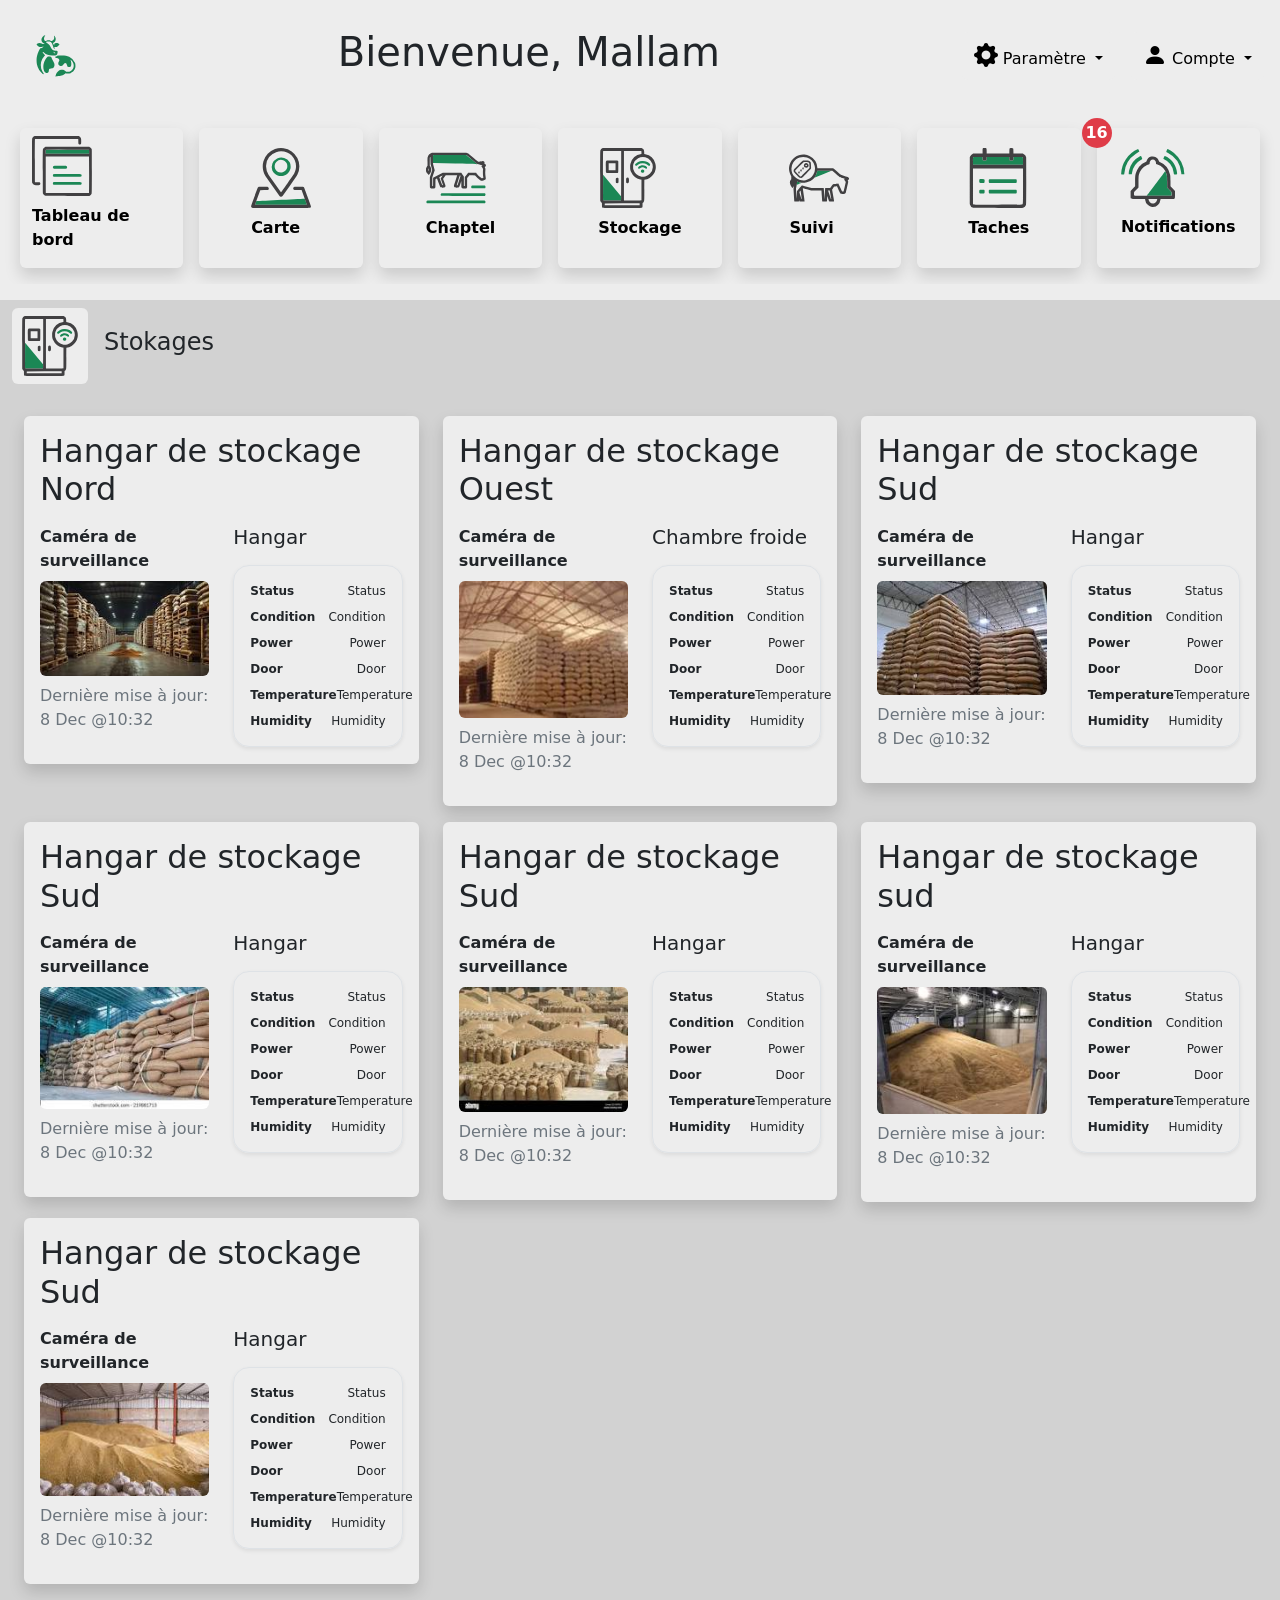
<file: stokage.html>
<!DOCTYPE html>
<html lang="en">

<head>
    <meta charset="UTF-8">
    <meta name="viewport" content="width=device-width, initial-scale=1.0">
    <title>herdtech-app</title>
    <link href="https://cdn.jsdelivr.net/npm/bootstrap@5.3.8/dist/css/bootstrap.min.css" rel="stylesheet"
        integrity="sha384-sRIl4kxILFvY47J16cr9ZwB07vP4J8+LH7qKQnuqkuIAvNWLzeN8tE5YBujZqJLB" crossorigin="anonymous">
    <link rel="stylesheet" href="https://cdn.jsdelivr.net/npm/bootstrap-icons@1.13.1/font/bootstrap-icons.min.css">
    <link rel="stylesheet" href="./style.css">
</head>

<body class="body-couleur">
    <nav class="p-3 d-none d-lg-block">
        <ul class="d-flex justify-content-between align-items-center list-unstyled  flex-nowrap overflow-auto">
            <li>
                <svg xmlns="http://www.w3.org/2000/svg" xml:space="preserve" width="80" height="80"
                    viewBox="0 0 158.8 158.8">
                    <path
                        d="m107.2 160.8 1.6-4.7c1.4-3.3 4.4-6.4 7.4-7.9 1.5-.7 2-.8 4.2-.8 3.1 0 4.4.5 6.7 2.7l1.6 1.5h3.3c3.3 0 3.4 0 5.1-.9 6.6-3.3 8.6-11.5 4.5-18.4-1-1.6-4.4-5.1-4.2-4.2l.9 2.9c.5 2 .6 2.7.6 5-.2 4.5-1.5 6.3-4.5 6.3q-3.7.1-4.2-4.3-.5-4.1-3.6-4-1.7 0-3.4 3.1-.6 1.4-1.8 2.1c-1 .7-1.3.8-3.1.8s-2.2-.1-3.2-.8a5 5 0 0 1-2.1-4.1c0-1.3.2-1.8 1-3.2 1.3-2.2 1.4-2.8 1-4q-.3-2-4.4-3.4c-2.2-.8-4.5-2-4.5-2.4l1-.4q1.8-.3 3.3-1.6c.7-.5 1-.6 6.6-.8 8.5-.2 13 .4 17.6 2.5a23 23 0 0 1 11.8 12.5c.7 2 1 6.8.5 9-.4 2-1.8 4.8-3.2 6.5s-4 3.6-6.3 4.5-6 1.1-8.3.6l-1.6-.3-1.1 1a16 16 0 0 1-6 3.6c-1 .2-4 .7-6.7 1zm-25.5-5.4a32 32 0 0 1-11-18c-.8-3-1-9.7-.6-13 .7-5.2 2.8-11.6 5.4-16.3 1.4-2.6 1.7-3 2.6-3q2.3 0 4.4-2 1.3-1.2 1.4-1.5l-2.5.5c-4.2 1.2-6.6.6-9.8-2.7-1-1-1.7-2-1.7-2.1 0-.5 2-1.9 3.5-2.3q3-1 6.5.6c2.3 1 3.6 1.2 5.1.8q2.3-.3-.4-1.1c-3-1.1-5-4-5-7.1s1.7-6.1 4.3-7.8c.9-.5 3.2-1.3 3.2-1l-1 1.9c-1 2-1.5 4.4-1.3 5.7.3 1.2 1.3 3 2 3.3s1 .2 2.7-.3c2.6-.9 6-1 8.1-.2.8.3 1.8.5 2.1.5 1.6 0 4.4-2.4 5-4.4.4-1.2.4-3.4.1-5q-.4-1.4.3-.8.6.3 1.3 1.5c3 4.6 1.6 10.2-3 12.5l-1.2.6a35 35 0 0 0 2.8 4.6V96l1.3-.6c1.9-1 5-1 6.8 0q1.3.7 1.8 1.3c.5.5.5.6.1 1.1a16 16 0 0 1-4.1 4c-1 .5-1.6.6-3.5.6h-2.2l.4 2c.7 2.6.7 2.6-.3 1.7s-1.4-1.6-2.7-5.4c-1.8-5.3-3.3-7.6-5.3-8.5-1.8-.8-7.3-.6-8.7.3-.4.3-.2.5 3.3 3 3 2 4 3.1 6.1 7.3 3 5.6 4.7 6.8 10 7 3.1.2 3.6.4 3.7 1.7q.2 2.9-.7 4.7c-1 2.2-2.5 2.8-7.3 3.2-7.4.7-14.6-1.4-18.6-5.4-1.4-1.5-1.8-1.7-2.4-1.5q-.7 0-.7.4c0 .6 2 3 3.3 4.4l1.5 1.4-1.3 1.5a28 28 0 0 0-6.4 25c.7 2.5 2.7 6.9 4.2 8.8 1 1.2 1 1.4.6 2q-.3.4-.6.5zm25.6-40.7q.5-.8-.9-1-1.2-.1-1.3-1.1-.2-1.1-1-.8c-.4.4-.5 1.4 0 2.1.5 1 2.4 1.5 3.2.8m-19 38.8c-5-2.6-6.5-13.5-3.1-22l2-4c1.2-2 4.3-5.5 5.2-6 .3-.1 6.5.4 6.7.6l.5 1.7q.5 2 4.2 8.6c2.3 4.3 2.4 8.4 0 10.7-1.2 1.4-2.3 1.7-5 1.8q-3.2 0-3.8 1.3c-.2.4-.5 1.7-.7 3-.3 3-.8 3.7-2.3 4.4s-2.2.6-3.6-.1"
                        style="fill:#1B8755;stroke-width:.264583" transform="translate(-29.1 -40.9)" />
                </svg>
            </li>
            <li>
                <h1>
                    Bienvenue, Mallam
                </h1>
            </li>
            <li class="d-flex justify-content-between align-items-center gap-3">
                <div class="dropdown ">
                    <button class="btn btn-secondary dropdown-toggle bg-white text-bg-warning border-0" type="button"
                        data-bs-toggle="dropdown" aria-expanded="false">
                        <i class="bi bi-gear-fill fs-4"></i>
                        Paramètre
                    </button>
                    <ul class="dropdown-menu ">
                        <li><button class="dropdown-item mode-sombre" type="button">
                                <i class="bi bi-moon-fill"></i>/
                                <i class="bi bi-brightness-high-fill"></i>
                                Mode Sombre
                            </button></li>
                        <li><button class="dropdown-item" type="button">
                                <i class="bi bi-globe"></i>
                                Langage
                            </button></li>
                    </ul>
                </div>
                <div class="dropdown ">
                    <button class="btn btn-secondary dropdown-toggle bg-white text-bg-warning border-0" type="button"
                        data-bs-toggle="dropdown" aria-expanded="false">
                        <i class="bi bi-person-fill fs-4"></i>
                        Compte
                    </button>
                    <ul class="dropdown-menu ">
                        <li><button class="dropdown-item mode-sombre" type="button">
                                <i class="bi bi-person-fill-gear"></i>
                                Paramètre du compte
                            </button></li>
                        <li><button class="dropdown-item" type="button">
                                <i class="bi bi-arrow-right-square"></i>
                                Se déconnecter
                            </button></li>
                    </ul>
                </div>
            </li>
        </ul>
        <div class="row gap-3 p-3 flex-nowrap overflow-x-auto">
            <a href="./aceuil.html"
                class="col d-flex flex-column justify-content-center align-items-center shadow rounded-2 text-decoration-none text-black">
                <div>
                    <div class="mt-2 mb-2">
                        <svg xmlns="http://www.w3.org/2000/svg" width="60" height="60" viewBox="0 0 100 100">
                            <path
                                d="M36.5 81.3c-.7-.2-1.6-1.2-1.7-1.9q-.2-1.4.8-2.3l.6-.5h22.5c24.8 0 23.1 0 23.8 1.2.7 1.3 0 2.9-1.3 3.3a1499.4 1499.4 0 0 1-44.7.1m-1-13.8q-1.4-1.3-.3-3c.7-1.1-.1-1.1 23.5-1.1 24.1 0 22.9 0 23.7 1.2q.7 1 .1 2.3c-.6 1.4 1 1.3-24 1.3H36.3Zm.1-13.5q-1.2-1-.7-2.5.3-1.2 1.7-1.5c1-.3 19.5-.2 20.4 0 1.3.5 2 2.1 1.3 3.4s-.2 1.2-11.6 1.2H36.2ZM22.8 26.4c0-2.6 0-3 .4-3.3.3-.3 3-.3 35.8-.3s35.6 0 35.8.3q.3.3.4 3.3v3H22.8Z"
                                style="display:inline;fill:#1B8755;stroke-width:.2" />
                            <path
                                d="M22.3 99.7a6 6 0 0 1-3.8-3.4C18 95.3 18 94 18 59c0-35.2 0-36.3.4-37.3a6 6 0 0 1 3-3.1l1-.5h73l1 .5a6 6 0 0 1 3 3.1c.4 1 .4 2 .4 37.3s0 36.3-.4 37.3a6 6 0 0 1-3 3.1l-1 .5H59.3c-28.8 0-36.4 0-37-.2M95 94.8c.1-.3.2-10 .2-30.4L95 34.3H22.9v30.2l.1 30.4c.2.3 6.2.3 36 .3 35.2 0 35.8 0 36-.4m.2-68.4q0-3-.4-3.3c-.2-.3-3-.3-35.8-.3a384 384 0 0 0-35.8.3c-.4.3-.4.7-.4 3.3v3h72.4ZM4.3 81.7a6 6 0 0 1-3.8-3.4C0 77.3 0 76 0 41 .1 5.8.1 4.7.5 3.7a6 6 0 0 1 3-3.1l1-.5h73.2l1 .5q2.3 1.4 3 3.5.3.9.3 4.5c0 4-.2 4.8-1.2 5.3-.8.4-2 .4-2.6 0-.9-.7-1-1.2-1-5 0-2.9 0-3.5-.3-3.8S73 4.8 41 4.8c-32 0-35.6 0-35.9.3S4.8 9 4.8 41c0 32 0 35.6.3 35.9s.9.3 3.7.3c3.8 0 4.4.1 4.9 1.2.6 1.2 0 2.8-1.2 3.3-.9.4-7 .4-8.2 0"
                                style="display:inline;fill:#414042;stroke-width:.2" />
                        </svg>
                    </div>
                    <p class="fw-bold">
                        Tableau de bord
                    </p>
                </div>
            </a>
            <a href="./carte.html"
                class="col d-flex flex-column justify-content-center align-items-center shadow rounded-2 text-decoration-none text-black">
                <div>
                    <div class="mt-2 mb-2">
                        <svg xmlns="http://www.w3.org/2000/svg" width="60" height="60" viewBox="0 0 100.2 100">
                            <path
                                d="m6.8 94.6 1-3.2L9 88.5h.7c5.2-.4 79.9-4 80-4l3 8.1.8 2.2H50c-34.5 0-43.3 0-43.3-.2m40.4-48c-5.1-1.2-9.2-4.3-11.5-9a16.2 16.2 0 0 1 29-14.1 13 13 0 0 1 1.6 7.1c0 2.2 0 3-.5 4.3a16 16 0 0 1-11.2 11.3c-2 .5-5.6.7-7.4.3m5.8-6c3.7-1 6.6-3.9 7.5-7.5.6-2.3.3-5.2-.8-7.5-.9-1.7-2.9-3.7-4.8-4.6a10 10 0 0 0-12.2 2c-6.6 6.7-2 18 7.4 18q1.8 0 3-.3"
                                style="display:inline;fill:#1B8755;stroke-width:.2" />
                            <path
                                d="M1.6 99.6Q.1 98.8.1 97.3c0-1 11-31 11.6-31.7.9-1 1.2-1 8.7-1 6.4 0 7.2 0 7.8.4 1.4.7 2 2.3 1.3 3.7s-.7 1.4-7.7 1.5l-6.3.1-2.2 6.2a388 388 0 0 0-6.5 18.2h86.6l-1.8-4.8-4.4-12.2-2.7-7.5h-6c-6 0-6 0-6.7-.5-1.9-1.2-1.8-3.7.2-4.7.6-.4 1.4-.4 7.8-.4 7.8 0 8 0 8.8 1.2.4.5 11.1 29.5 11.5 31q.1.7-.2 1.6c-.8 1.8 4.2 1.6-49.7 1.6-45.2 0-48 0-48.6-.4m47-18.8q-.7-.4-1.3-1.1L24.6 47.4c-2-2.9-3.6-6.8-4.4-10.8a30.6 30.6 0 1 1 57.2 8q-1.1 2.2-12.7 18.6l-12 17c-1 1-2.6 1.2-4 .6M60.8 59c5.8-8.3 11-16 11.5-17 3.6-6.7 3.9-14.5.8-21.5A25 25 0 0 0 42 6.8a24.9 24.9 0 0 0-16.7 21.7q-.8 8.9 4.2 16.4L50 74c.1 0 5-6.8 10.7-15"
                                style="display:inline;fill:#414042;stroke-width:.2" />
                        </svg>
                    </div>
                    <p class="fw-bold">
                        Carte
                    </p>
                </div>
            </a>
            <a href="./chaptel.html"
                class="col d-flex flex-column justify-content-center align-items-center shadow rounded-2 text-decoration-none text-black">
                <div>
                    <div class="mt-2 mb-2">
                        <svg xmlns="http://www.w3.org/2000/svg" width="60" height="60" viewBox="0 0 254.1 215">
                            <path
                                d="M4 214.1c-3-1.8-3-8 0-10 .8-.7 13-.8 122.7-.8 93.5 0 122 .2 122.9.6q2.4 1 2.3 5.4c0 2.3-.1 2.8-1.2 4l-1.3 1.4-122 .1C8.1 215 5.4 215 4 214.1M64.6 183q-2.5-1.4-2.5-5c0-2.8.7-4.3 2.4-5.3 1.1-.7 8-.7 92.9-.7H249l1.5 1.4c1.3 1.4 1.4 1.7 1.4 4.4s0 3-1.4 4.3l-1.5 1.5h-91.7c-72.7 0-92-.2-92.7-.6m103-31.1q.5-.2.8 0 .2.3-.6.3t-.2-.3m27.3-.9q-.9-.2-2.1-1.4c-1.2-1.2-1.3-1.6-1.3-4.3 0-2.8.1-3 1.4-4.4l1.4-1.4 26.4-.1c18-.1 26.8 0 27.9.3 2.5.7 3.3 2.2 3.3 5.6s-.8 4.9-3.3 5.6c-1.5.4-51.6.5-53.7.1M18 149.7q-.8-1 .2-.1l.7.7q0 .5-.9-.6m156.3-23c0-10.7 0-15 .1-9.6zM27.4 141.5h1.7q.5.1-1 .2-1.4 0-.7-.2m133.2-20.1v-10.3zm3.4.8a912.8 912.8 0 0 1 0 0m89.3-12.5q0-1 .2-.5v1.3q-.2.4-.2-.8m-36-2-.8-1 1 .9q.8.7.9 1 0 .5-1.1-.9m-4.7-4.7-.9-1 1 .8q1.4 1.1.8 1.1zm13-1.5q-.8-1 .2-.2 1.1 1 .6 1zm15.6-5.1q0-.7.3-.3 0 .5 0 .8-.3.3-.3-.5m-45.8-.2-12-.2 11.9-.1c7.5 0 12 0 12.1.3l.2.3zm-52-.9q.2-.3.7-.2.8.6-.3.5-.5 0-.4-.3m107.7-2q0-.6.3-.2v.8q-.3.3-.3-.5m-10.3-1.6q0-1.2.3-.5v1.2q-.3.4-.3-.7m10-7.1q0-2.4.2-1.4v2.8q-.2 1-.2-1.4m-10-6.5q0-.8.2-.5.3.6 0 1-.1.5-.2-.5m10.3-2q0-.6.3-.2v.8q-.3.3-.3-.5m-9.9-3q0-.6.3-.2 0 .6 0 .8-.3.3-.3-.5M10 72.3q0-1 .2-.5v1q-.2.5-.2-.5m241.6 0q0-1 .2-.5v1q-.2.5-.2-.5M0 69.4q0-.7.3-.3v.9q-.3 0-.3-.6m22 0q0-.7.2-.3v.9q-.3 0-.2-.6M6.2 40.2a602.5 602.5 0 0 1 0 0m9.9-.6a620 620 0 0 1 0 0m106.9 7L33.4 44h-3.7V27.8c0-15 0-16.1.8-16.8.7-.6 5.9-.7 70.4-.6l69.6.1 2.1 1.2c1.2.6 11.4 9 22.8 18.8 16.5 14 21 17.8 22.6 18.3 1.8.5 1.7.6-3.7.5-3 0-44.2-1.2-91.3-2.7M19 45.1q0-1.2.2-.7v1.5q-.2.5-.2-.8M223 38h1q.5.2-.4.2t-.6-.2m17.4-2.6h1.3q.4.2-.7.2t-.6-.2M11.6 9.7q0-.1.8-.7 1-.8.1.1-.8 1.2-.9.6M28.7.1h.8q.3.3-.5.3t-.3-.3M169 .1h.8q.2.3-.6.3t-.2-.3"
                                style="display:inline;fill:#1B8755;stroke-width:.429915" />
                            <path
                                d="M20.9 151.4q-3.1-1.6-4.1-4-.5-1.4-.5-22.2v-20.9l5-15.1 5-15.2-3.2-11.7-3.6-13c-.2-.8-.4-8.3-.6-16.8L18.7 17l-1.3 2.6-1.3 2.5-.1 16.6-.1 16.5 1.2 1.7a25 25 0 0 1 5 15.5c0 7.4-2.4 13-7.8 18.7l-3.1 3.3L8 91a25.6 25.6 0 0 1-3.4-32.9l1.8-2.7V38.7c0-16.2 0-16.8 1-20.1C10 10 16.4 3.7 25.2 1 27.6.3 31 .2 99 .2h71.4l3.1 1c1.7.6 4.3 1.8 5.6 2.7 1.3.8 11 9 21.6 18C219 37.5 220 38.3 221.6 38.3c2 0 12.4-1.5 15.3-2.1q7.2-1.8 9.9 2.6c1.5 2.5 1.5 4 .2 7.3-.2.5 0 .8 1.4 1.2q3.6 1.1 5 4.2c1.3 3.2 0 6.9-3 8.7l-1.8 1 1.6 3c1.7 3.4 1.8 4.1 1 14.3-.6 7.2-.3 13.8 1.1 23.5 1.1 7.3 1.1 9.2.1 11-1 2.1-2.3 2.7-9.3 4.8-7.7 2.3-8.2 2.2-13.7-1.3a76 76 0 0 1-20.5-18l-1.9-2.6h-23.3l-4.8 5.8-4.8 5.9v39.1l-1 1.8c-1.6 2.7-3.4 3.4-9.2 3.6-8.7.4-11.5-.5-13.3-4.2-1-1.9-1-2.3-1-14.8v-13l-4.2 12.4c-2.3 6.8-4.6 12.7-5 13.3-1.8 2-3.9 2.5-10.3 2.5-6.7 0-8-.3-10-2.7a7 7 0 0 1-1.7-6c.1-.7 3.3-10.7 7-22.2l6.6-21.5c0-.3-7-.5-24.2-.4H83.6l-4.7 6.7-5.5 7.9-.8 1.2 5 13.7c2.6 7.5 5 14.2 5.1 14.8.4 1.8-.5 4.6-2 6.2-2 2-4.2 2.4-11 2.3-5.3-.2-6-.3-7.5-1.2-.9-.6-2-1.7-2.4-2.6l-7-18.3-6.2-17-3.3 1.6-3.1 1.7L40 130l-.2 17.4-1.3 1.6c-2 2.7-3.8 3.3-10.3 3.3-4.6 0-6-.2-7.3-.8m9.1-27.6.1-17.8 20.5-10.5 20.5-10.4h78.4l5.4 8.2 5.5 8.2v40h3.9V103l7.1-8.7 7.2-8.8h33.7l2.7 4a68 68 0 0 0 21 19.4c1 .3 6.9-1.5 6.9-2.1l-1-6.5a140.8 140.8 0 0 1-.5-27.9l.5-3-3.8-6-3.8-6 2.2-1.2c1.1-.5 2.1-1.1 2.1-1.3s-9.8-3.2-20.2-6.2c-2.2-.6-4.3-2.3-23-18.3a478 478 0 0 0-22.8-18.8l-2.1-1.2h-69.6c-65-.2-69.7-.1-70.5.5s-.8 1.6-.6 19.3v18.5l3.7 12.8L37 74.3 31.9 90l-5.3 15.6V142l1.7-.1 1.6-.1zm41.8 13.4-4.7-13.8-4.8-14c0-.3 1.9-3.1 4.1-6.4l4.1-6c0-.5-13.8 6.7-14 7.2-.1.3 2.3 7.4 5.4 15.8l6.1 16.4c.4 1 .7 1.2 2.1 1.2q1.6 0 1.7-.4m67-15.4 6.3-19.4 1.1-3.6-1.1-2q-1-1.6-1.5-1.5c-.2.2-3.3 9.8-7 21.3l-6.6 21h3.6zM12.3 73.4c.3-3.2-.4-7.2-1.1-6.5-1.2 1.2-1.3 8.7-.2 10.5.5 1 1.1-.8 1.3-4"
                                style="display:inline;fill:#414042;stroke-width:.429915" />
                        </svg>
                    </div>
                    <p class="fw-bold">
                        Chaptel
                    </p>
                </div>
            </a>
            <a href="./stokage.html"
                class="col d-flex flex-column justify-content-center align-items-center shadow rounded-2  text-decoration-none text-black">
                <div>
                    <div class="mt-2 mb-2">
                        <svg xmlns="http://www.w3.org/2000/svg" width="60" height="60" viewBox="0 0 278.4 300">
                            <path
                                d="m23 281.1.1-4.2h174l-86.8.1-86.8.2-.3 4-.2 4.1zm-7.6-19.4c-1-1-1-6.2-.9-64.7l.2-63.6L59.4 187l44.7 53.7.3-113.4.3-113.3.2 108c0 59.5 0 115.4-.3 124.4l-.4 16.3H60.3c-41.8 0-44 0-45-1.1M207.8 123c-3.9-2.3-5.2-6.2-3.5-10.5 2.4-6.3 10.1-7.6 14.7-2.3 3.4 3.9 2 10.8-2.7 13a10 10 0 0 1-8.5-.2m-15-19.5q-3.3-1.3-3.2-5.2c0-1.5.6-2.5 3-4.8 9-8.7 24-10.2 35.1-3.4q10.9 6.6 5.7 12-3.7 3.8-8.7-.4a19.4 19.4 0 0 0-24.7 0c-3 2.5-4.7 3-7.2 1.8m-15-15q-3.1-1.7-3.2-5.4c0-3 7.5-9.4 15.3-13.4a42 42 0 0 1 20.4-4.7c9.5-.4 15.6.7 22.7 4 7.5 3.3 16.1 10 16.9 13 .5 2-.7 5.4-2.2 6.3-2.6 1.4-5.1.8-8.5-2.1q-6.9-6-15.1-8.6a42 42 0 0 0-23.4 0 44 44 0 0 0-15 8.5c-3.7 3.1-5.4 3.6-7.9 2.4"
                                style="display:inline;fill:#1B8755;stroke-width:.6" />
                            <path
                                d="M12.9 299C9.4 297.5 9 296 9 284.6c0-5.7-.2-10.3-.5-10.3-1.1 0-5.7-5.2-7-7.8l-1.2-2.7V138.9C.3 17.6.3 14 1.4 11.1c1.6-3.9 5.1-7.6 9-9.4L13.5.3h193.8l3.4 1.7c2 1 4.3 2.7 5.3 3.9 3.5 4.2 3.9 5.7 4.2 15.4l.3 9 5 1A64 64 0 0 1 275.7 77a64 64 0 0 1-54.6 81.5s-.2 23-.2 51.2c0 55.4 0 55-3.3 59.7-.9 1.4-2.5 3-3.6 3.8l-2 1.4-.1 10.1c0 8.5-.2 10.4-1 11.8-2.3 3.8 4.5 3.6-100.5 3.6-84 0-95.8-.1-97.4-1m184.5-17.9v-4.5l-87.1.1-87.2.2-.2 4.4-.2 4.3h174.7zm-92.8-34.6c.2-9 .4-64.9.4-124.2V14.4H60.6c-39.5 0-44.4.1-45.3 1s-.9 12.8-.9 123c0 112.9 0 122.3 1 123.3s3.1 1.1 44.9 1.1h44zm-22.8-71c-3.3-1.4-3.8-3.3-3.8-13.3 0-7.8.1-9.1 1.2-10.9q1.8-3.2 6.4-3.1c1.6 0 2.6.5 4.2 2l2 2v10c0 10.7-.2 11.6-3.6 13.3q-3 1.6-6.4 0m-50-51.5a8 8 0 0 1-2.8-3.4c-.5-1.5-.7-9.3-.8-26.9 0-26.9 0-27.4 3.3-30 1.6-1.3 1.9-1.3 28.3-1.3h26.7l2 2 2.1 2v27.3c0 29.9.1 28.9-3.6 30.8-1.5.8-5.8.9-27.5.9H33.8Zm45-30.4V76.2H42.6V111h34.2zm128.3 168.3 1.3-1V158.4l-1.4-.3-4.9-1a65 65 0 0 1-45.3-37c-4.1-9.5-5.1-14.6-5-25.9 0-8.7.2-10.6 1.6-15.7a66 66 0 0 1 53.9-47.9c1 0 1.1-.6 1.1-7 0-5.7-.2-7.2-1-8.1-1-1-3-1.1-43.8-1.1h-42.8v248.4h42.5c37.4 0 42.6-.1 43.8-1m-71.7-86.5c-3.2-1.5-3.8-3.7-3.8-13.4 0-9.4.5-11.3 3.6-12.9a7 7 0 0 1 10.2 4.4c.8 3 .7 15.5-.2 18s-4 5-6.3 4.9c-.9 0-2.5-.5-3.5-1m91.9-33.2a47 47 0 0 0 24.1-14 48.7 48.7 0 0 0 2.7-64.8 54 54 0 0 0-26.5-16.9 50 50 0 0 0-59 32.8c-1.8 5.4-1.9 6-1.9 14.9 0 8 .2 9.9 1.4 13.8 6 19 21.5 32.4 41.2 35.4 4.7.7 12 .2 18-1.2"
                                style="display:inline;fill:#414042;stroke-width:.6" />
                        </svg>
                    </div>
                    <p class="fw-bold">
                        Stockage
                    </p>
                </div>
            </a>
            <a href="./suivi.html"
                class="col d-flex flex-column justify-content-center align-items-center shadow rounded-2 text-decoration-none text-black">
                <div>
                    <div class="mt-2 mb-2">
                        <svg xmlns="http://www.w3.org/2000/svg" width="60" height="60" viewBox="0 0 752.2 590.4">
                            <path
                                d="M309.7 451.4c18-.2 47.5-.2 65.5 0 18 .1 3.3.3-32.8.3s-50.8-.2-32.7-.3M98.5 377.8c.6-1.6 1.2-11 1.5-20.9s.8-18 1.1-18 3.8 1.4 7.9 3c14 6 37.7 12.3 45.7 12.3 2 0 3.5.5 3.5 1 0 .9-36.5 16.2-58.3 24.6-2 .7-2.2.4-1.4-2m218-88.3c15.6-17.6 29.7-47 35.5-73.8 1.3-6 2.5-11 2.7-11.1.2-.2 40.2-.2 88.9 0l88.5.3-105.2 42.5a9110 9110 0 0 0-110 45l-5 2.4zm-222-33-30.1-30.4 30.4 30.1 30.4 30.4c0 .9-2.8-1.8-30.7-30m67.3 10c0-.1 20.8-21 46.3-46.3l46.4-46-46 46.3c-42.9 43-46.7 46.9-46.7 46M95.6 153a1133 1133 0 0 1 30.7-30.1c.4 0-13 13.6-29.5 30.1A1133 1133 0 0 1 66.1 183c-.3 0 13-13.5 29.5-30m309.2 18.6c26.2-.2 68.7-.2 94.5 0s4.3.3-47.6.3c-52 0-73-.1-46.9-.3"
                                style="fill:#1B8755;stroke-width:1.18081" />
                            <path
                                d="M68 588.9c-1.9-1.4-2.6-9.6-7-80.2L56.1 430l3.3-16.4a314 314 0 0 0 3.2-18c0-1-2 1.6-4.4 5.6-13.7 22.4-14.8 22.7-25 6.8-26-40-29.5-70.8-10.3-91.3l5.4-5.8v-36.7L23 265C6.4 236-2.3 196 1 163.5 3.6 137.8 8 122 19 99.8A216 216 0 0 1 33.2 75c9.3-13.2 28-32 40.9-41.1C108.7 9.3 154.3-3.1 194.2 1c24 2.5 41.5 7.5 62.6 17.9a177 177 0 0 1 98.6 147.8v5.6l98.3.3 98.3.3 5.3 2.6c3 1.5 25 20 49 41.2 24 21.1 44 38.7 44.5 39l43.1 13.5c23.3 7.1 44.2 14 46.5 15.1a22 22 0 0 1 7.9 30.7c-2.8 4.2-8.1 8.7-11.8 10-.5.1.7 3.2 2.6 6.7q3.6 6.5 3.6 11.7c0 4.5-26.1 121-29.7 132.4a32 32 0 0 1-23.5 20.6c-6.4 1.2-31.5-1.5-37-4-9.5-4.2-12-8-31.9-51-10.3-22.4-19.2-41-19.7-41.6-.6-.8-36.3 4.5-37.2 5.5l-12 17.6c-11.7 17.3-11.8 17.5-10.8 22.5 3.3 16.1 24.7 137 24.7 139.3 0 5.4-1 5.6-32 5.6-29.1 0-29.4 0-31-2.7-1-1.4-6.4-16.9-12-34.3a418 418 0 0 0-10.8-31.1c-.2.2-1.2 15-2.2 32.8-1.4 28-2 32.5-3.7 33.8-2.9 2.1-53.4 2.1-56.3 0-1.7-1.3-2.5-9.8-6-67-2.4-36-4.2-66.7-4.2-68.1V451H277l-51.7-14.4c-28.4-8-51.9-14.2-52.1-13.9s4.8 37.4 11.3 82.5c11.4 78.8 11.8 82 9.7 83.5-1.7 1.2-8.6 1.6-30.4 1.6-16 0-29-.5-30.3-1.1s-3-4.3-4.3-9.2c-2-7.3-2.3-7.7-3-4.5-.4 2-.8 5.6-.9 8q0 4.4-2.4 5.6c-3.6 1.9-52.2 1.6-54.9-.3m92.6-29.7c0-2.3-14-98.4-14.9-102.2-.7-2.8-1-2.6-7.6 4.7-6.3 7-7 8.2-7 13 0 3.4 4.2 19.2 11.8 44.3l12.4 40.4c.7 2 5.3 1.9 5.3-.2m289.1-69.6c2.4-48.2 3.7-66 4.8-67.4 1.4-1.6 5.7-1.8 31.5-1.8h30l16-21.2a368 368 0 0 1 17.4-22.2c2.1-1.3 67-12 68.7-11.4.8.3 11.7 22.5 24.2 49.4 25.5 54.5 22.4 50.2 35.6 50.2 5.6 0 5.7 0 6.9-4.4a2797 2797 0 0 0 26.7-115.7c-.4-1-5-7.8-10.1-15.1a73 73 0 0 1-9.4-15.7q0-2.4 4.8-5.3c2.6-1.6 4.4-3.2 3.8-3.5-.5-.3-14.8-4.6-31.7-9.6s-32.3-10.3-34.2-11.7-21.9-19-44.3-39l-43.3-38.8c-2.4-2.2-5.6-2.3-97.3-2.2-52.2.1-95 .3-95.1.4-.2.2-1.4 5.2-2.7 11a179 179 0 0 1-138 136.6c-9.8 2.2-15.1 2.5-36.9 2.5-22 0-26.8-.3-36-2.5-13-3.1-22.5-6.2-32.1-10.2-4-1.7-7.7-3.1-8-3.1s-.6 6.4-.6 14.3c0 12.7-.8 17.9-6.6 46.3l-6.5 32 3.9 61.7c2 33.9 4 61.4 4.2 61.2s1.5-21.3 2.7-46.8c1.3-25.6 2.6-47.6 2.9-48.9.6-2.5 56.5-68.7 59.7-70.6 1.4-.8 18 3.3 61.8 15.6l59.9 16.7h152.2l1 2.6c.7 1.5 2.8 30 4.8 63.5 3.7 61.6 5 77.7 5.7 71.8.2-1.8 1.9-32.7 3.6-68.7m80 68.6-9.5-52.8-9.6-52.3c-.6-1.7-2.1-2-10.7-2-9.9 0-10 0-9.2 2.6l31.4 96.3c3 9 4 10.9 6 10.9 1.8 0 2.2-.6 1.7-2.7M209 322.5a148 148 0 0 0 112.1-181.6 149 149 0 0 0-96.3-103 153 153 0 0 0-91.3-.7c-31.6 10-60 31.4-78.3 59a140 140 0 0 0-24.5 81.5c0 40.2 13.5 73.7 41.2 102.5 23.6 24.5 50 38.2 84.6 44 12.7 2.2 39.2 1.3 52.5-1.7m-72.6-29.3c-5.2-1.7-9.9-5.9-39.9-35.7s-34.2-34.4-36.3-40q-4.2-11.6-.4-23.3c1.7-5.3 7.3-11.3 54.6-58.8 29-29.1 54.6-54 57-55.2 8.2-4.2 12.9-4.5 46-2.9 27.5 1.4 32.3 2 37.3 4.1 8.9 4 15.5 11.5 18.2 20.4 1.2 4.4 3.3 38.7 3.5 58.7.2 11.8-.1 13.7-2.9 19.3-2.4 4.9-13.8 17-54.7 57.7-35.6 35.5-53.4 52.4-57 54.2-7 3.5-17.7 4.1-25.4 1.5m25-26.2c13.3-11.8 93.1-92.3 94.8-95.6 1-2 1-9.5 0-32.4-1.6-33-2.1-35.3-9.4-38.8-5-2.4-59.2-5.4-63.9-3.5A1250 1250 0 0 0 129 149l-51 51.2V212l31.5 31.6 31.7 31.6h5.5c5.3 0 6.2-.5 14.8-8.1m-35-26.7-1.6-3-2.8 2.6c-2.5 2.3-2.7 2.4-3.5.4q-.7-2 1.2-3.2 3.5-2 .5-6.8c-1.3-2.1-1.6-2.2-3.5-.4-1.2 1-3 1.5-4 1-1.8-.6-1.8-1 .6-3.6 2.7-2.8 2.7-3 .7-6-1.5-2.3-1.7-3.4-.7-4.5q1.4-1.6 3.6 1.6l2.2 3 3-2.8c2.8-2.6 2.8-3 1.1-5.6-1-1.5-1.5-3.7-1-4.8.6-1.8 1-1.6 3.4 1.3s2.8 3.1 4.2 1.4q1.6-2.2 3.2-.6c1.4 1.2 1.3 1.8-.7 4-2.5 2.6-2.5 2.6-.2 5.4 2 2.4 2.5 2.6 4.2 1.2 3-2.5 4.8.2 2 2.8-2.4 2.1-2.4 2.2-.1 5.4 1.9 2.7 2 3.5.7 4.6s-2 .6-3.7-1.8l-2-3.1-3 3c-2.8 2.8-2.8 3-1 6 2 2.8 1.7 5.4-.4 5.4-.5 0-1.6-1.3-2.5-3m3-17.8-2.1-3.2-3 3c-3 3-3 3.1-1 6.3l2.1 3.1 3-3c3-3 3-3 1-6.2m22.3-7c-2-2.8-2.2-2.9-4.2-1.1-3.3 3-5.3.8-2.2-2.5 2.4-2.6 2.4-2.8.5-5.8-2-3-2.2-3-4.3-1-1.7 1.5-2.6 1.6-3.6.6s-.8-2 .8-3.8c2-2 2-2.7.6-5.3-2.2-4.2.2-6.6 2.8-2.8l2 2.7 2.9-2.8c2.8-2.7 2.9-3 1-5.7-1.4-2.2-1.5-3.2-.4-4.2q1.4-1.6 3.2 1.3c1.7 2.5 2 2.6 3.9.9 1.7-1.6 2.2-1.6 3.4-.2 1 1.3 1 2-.4 3.1-2.3 1.8-2.3 3.5 0 6.4 1.3 1.8 2 2 3.4.8 2.8-2.3 4.7-.3 2.3 2.4-2 2.2-2 2.5-.1 5.7 1.8 3 1.8 3.5.2 4.8q-1.6 1.3-1.8.4c0-.5-.8-2-1.7-3.3-1.7-2.2-1.8-2.2-4.7.5-2.8 2.7-2.8 2.8-1 6.1 1.5 2.5 1.7 3.7.7 4.7s-1.8.5-3.3-1.8m2.4-12.4c1.9-2 2-2.8.6-5.3-2-3.6-2.5-3.7-5.7-.3-2.3 2.6-2.4 3-.7 5.4 2.2 3.2 3 3.2 5.8.2m23-12c-2-4-2.1-4-4.6-1.7-3.5 3.2-5.6 1-2.4-2.3 2.5-2.7 2.6-3 .6-5.9s-2.1-3-4.2-1.1c-3.4 3-5.5.9-2.4-2.4 2.5-2.6 2.5-2.8.5-5.8-1.5-2.3-1.6-3.5-.7-4.5q1.3-1.5 3.7 1.6l2.3 2.8 2.7-2.7c2.7-2.6 2.7-2.8.8-6.1-1.7-3-1.8-3.7-.3-4.8q1.6-1.3 1.7-.4c0 .6.8 2 1.8 3.3 1.6 2.1 1.8 2.2 4 .2 3-2.7 4.6-.2 1.8 2.9-2 2.1-2 2.4 0 5.3 1.9 3 2.1 3 4.1 1.1 3-2.6 4.5 0 1.8 3-2 2.2-2 2.4 0 5.4 2.9 4.4.5 6.7-2.8 2.7l-2.3-2.8-2.8 2.7c-2.6 2.6-2.6 2.8-.7 6.1 1.6 2.9 1.7 3.7.4 4.8s-2 .7-3-1.4m2.1-13.1c2.5-2.6 2.5-2.7.3-5.6l-2.2-3-3 2.9c-2.8 2.6-2.8 3-1.1 5.6 2.3 3.4 2.9 3.4 6 .1m26.5-13a38 38 0 0 1-17-15.6c-2.8-6.4-2.8-18.5.1-24.8 2.7-5.9 10-12.9 15.7-15.3a37 37 0 0 1 21.2-.5c6.5 2 13.9 8.7 17.1 15.7a29.3 29.3 0 0 1-26.7 41.8c-3.6 0-8.3-.6-10.4-1.3m15-19.1c3.8-2 4.8-4 4.8-9.2 0-11.3-16.8-12.6-19.5-1.6-1 3.8 1.6 9 5.4 11 3.8 1.9 5.3 1.9 9.3-.2"
                                style="fill:#414042;stroke-width:1.18081" />
                        </svg>
                    </div>
                    <p class="fw-bold">
                        Suivi
                    </p>
                </div>
            </a>
            <a href="./taches.html"
                class="col d-flex flex-column justify-content-center align-items-center shadow rounded-2 text-decoration-none text-black">
                <div>
                    <div class="mt-2 mb-2">
                        <svg xmlns="http://www.w3.org/2000/svg" width="60" height="60" viewBox="0 0 94.2 100">
                            <path
                                d="M16.9 75.7c-1-.4-1.1-.8-1.1-3 0-3.2.3-3.4 4.9-3.3l3.1.1.5.6c.5.5.5.7.5 2.5l-.2 2.4c-.4.8-1.4 1-4.3 1q-2.9 0-3.4-.3m16 .1c-1-.4-1.2-1-1.2-3.1 0-2 0-2.1.6-2.6l.5-.6h22l22.5.1c1 .4 1.1.9 1.1 3 0 2.3-.2 2.8-1.2 3.2-.8.2-43.7.3-44.3 0m-16-17.7c-1-.4-1.1-.8-1.1-3 0-3.2.3-3.4 4.9-3.3l3.1.1.5.6c.5.5.5.7.5 2.5l-.2 2.4c-.4.8-1.4 1-4.3 1q-2.9 0-3.4-.3m16 .1c-1-.4-1.2-1-1.2-3.1 0-2 0-2.1.6-2.6l.5-.6h22l22.5.1c1 .4 1.1.9 1.1 3 0 2.3-.2 2.8-1.2 3.2-.8.2-43.7.3-44.3 0M5.4 22.4c0-6 0-6.6 1-7.3.4-.3 1.4-.3 7.7-.3h7.3v2.5c0 2.4 0 2.5.5 3s.6.5 3 .5h2.3l.5-.6c.5-.6.5-.7.5-3v-2.4H66v2.5c.1 2.5.1 2.5.7 3s.7.5 2.8.5c3.1 0 3.3-.2 3.3-3.7v-2.3h7.3c6.3 0 7.3 0 7.7.3 1 .7 1 1.3 1 7.3V28H5.4Z"
                                style="display:inline;fill:#1B8755;stroke-width:.2" />
                            <path
                                d="M5.8 99.7A8 8 0 0 1 .3 94C0 93 0 88.6 0 54l.1-39 .8-1.4Q2 11 4.6 9.9l1.1-.6h7.8l7.9-.1V5c.1-5.1 0-5 3-5 3.7-.2 3.8 0 3.8 5.3v3.8H66V5.7l.2-4.3c.3-1.1 1-1.4 3.2-1.4q2.9 0 3.2 1.1l.2 4.3v3.8h7.8l7.9.1 1.1.6a8 8 0 0 1 4.4 5.6c.2.9.2 11.6.2 39.8-.1 36.4-.1 38.7-.5 39.5a8 8 0 0 1-4.7 4.7c-.9.4-3.1.4-41.5.4-35.3 0-40.7 0-41.7-.2M87.6 94c1.3-.7 1.2 1.4 1.2-30.8V34H5.4v29.3c0 25.8 0 29.4.3 29.9.7 1.3-2.5 1.2 41.4 1.2 35.3 0 40 0 40.5-.3m1.2-71.7c0-6 0-6.6-1-7.3-.4-.3-1.4-.3-7.7-.3h-7.3v2.3c0 3.5-.2 3.7-3.3 3.7-2.1 0-2.3 0-2.8-.5s-.6-.5-.7-3v-2.5H28.2v2.4c0 2.3 0 2.4-.5 3l-.5.6h-2.4c-2.3 0-2.4 0-2.9-.5s-.5-.6-.5-3v-2.5h-7.3c-6.3 0-7.3 0-7.7.3-1 .7-1 1.3-1 7.3V28h83.4Z"
                                style="display:inline;fill:#414042;stroke-width:.2" />
                        </svg>
                    </div>
                    <p class="fw-bold">
                        Taches
                    </p>
                </div>
            </a>
            <a href="./notification.html"
                class="col d-flex flex-column justify-content-center align-items-center shadow rounded-2 text-decoration-none text-black position-relative">
                <div>
                    <div class="mt-2 mb-2">
                        <svg xmlns="http://www.w3.org/2000/svg" width="63.7" height="58" viewBox="0 0 63.7 58">
                            <path
                                d="M31 57.9h.3-.2q-.2 0 0 0m1.4 0h.3-.2q-.2 0 0 0m-3.6-4.7-.3-.4zl.4.4zm6 0 .3-.3zl-.3.2zM24 50.8q0-.2.1 0v.2zm15.3 0q0-.2.1 0v.2zm-12-.3q0-.3.2 0v.1zm8.7 0q0-.3 0 0v.1zm-10.2-3.9c.2 0 18.3-24.2 18.4-24.4l.2.1c.4.8 1 2.4 1.3 3.5s.3 1.2.3 7l.1 5.7 2.2 2.2 2.3 2.5v1.6l-.1 1.6-.3.3H26m-12.2-4.2.6-.5zl-.5.6Zm-4.2-.1v-.1q.2.1 0 .2zm44.5 0q0-.3.1-.1v.2zM51 38.5l-.8-.8zl.8.8zm-38.1 0 .8-.8zl-.8.8q0-.1.7-.8m4.2.5.3-.3-.2.3-.3.2zm.6-5.8v-2.5zm31.8-5.6v-.2.3zm-35.2-.1v-.2.3zm3.4-.2q0-.2.1 0v.1zm35.4-2q-.2-.1-.3-1.5A17 17 0 0 0 42.6 10c-.2-.3-.2-.3 0-.9l1-2.1q.5 0 2.6 1.1c5.6 3.4 9.4 9.5 9.9 16 0 1 0 1-.2 1.2-.4.3-2.6.3-2.9 0m-52.9 0A28.2 28.2 0 0 1 17.1 0a9 9 0 0 1 1.2 2.6c0 .2-.2.4-1.5 1L14.6 5A25 25 0 0 0 3.4 24l-.2 1.2c-.2.3-2.9.2-3 0m7.6 0c-.1-.4 0-2.4.3-3.6A21 21 0 0 1 19 7.3q1-.6 1.2-.1c.2.2 1 2.2 1 2.5s-.1.4-1.1 1A18 18 0 0 0 11 24l-.2 1.2H7.7m52.7 0-.2-1.7A25 25 0 0 0 46.7 3.7q-1.5-.7-1.4-1c0-.3.8-2.2 1-2.5l.4-.2A26 26 0 0 1 53 3.9a28.7 28.7 0 0 1 10.4 21.3 7 7 0 0 1-3 0m-39.2-5.8.2-.3zl-.3.2zm20.6-.7q-.2-.3 0 0 .4.2.2.2zm-19.5-.4.2-.2q.2-.3 0 0zm-4.1-.7.2-.2q.3-.2 0 0zm11.2-6 .3-.2q.2-.3 0 0zm2.2-1.1h.5-.5M36.3 9l-.2-.2zl.2.3zm-4.6-1.9h.3l-.2.1q-.2 0 0 0"
                                style="display:inline;fill:#1B8755;stroke-width:.115942" />
                            <path
                                d="m31.1 58-.8-.3q-.7 0-1.8-.6a6 6 0 0 1-2-1.5 8 8 0 0 1-2.3-4.7l-.1-1h-6.6c-7.4 0-7.2 0-7.7-.7-.2-.4-.2-.6-.2-3.7V42l2.3-2.5 2.2-2.3v-5c.1-5.8.2-6.2 1-8.6a19 19 0 0 1 2.4-4.8c.9-1.3 3-3.3 4.2-4.2l3.4-1.8q.3 0 .5-.7c.6-2.2 2.4-4 4.6-4.5a6.5 6.5 0 0 1 7.7 4.3l.4.8a17.8 17.8 0 0 1 10.8 13c.3 1.3.3 1.7.4 6.4v5.1l2.2 2.3 2.3 2.5v3.6c0 3.6 0 3.8-.7 4.2-.4.3-.6.3-7 .3h-6.7l-.2 1q-.3 2.7-2.3 4.7a6 6 0 0 1-2 1.4q-1 .5-1.6.6c-.6.2-2 .3-2.4.2m2.3-3.8a5 5 0 0 0 2-1.8c.4-.7.8-1.7.8-2.2V50h-8.7v.2a5 5 0 0 0 1.4 3 4 4 0 0 0 4.5 1m17.2-7.8q.3-.1.2-1.6l-.1-1.6c0-.2-1.1-1.3-2.3-2.5l-2.2-2.2v-5.8c-.1-5.7-.1-5.8-.4-7a15 15 0 0 0-9.9-10.4L35 15v-.9q0-1.4-.8-2.4a3 3 0 0 0-4.6-.2q-.9 1-1 2.5v1l-1 .4c-4.3 1.3-8 4.9-9.3 9.2-.7 2-.7 2.3-.8 8.1v5.7c0 .1-1 1.2-2.2 2.3l-2.2 2.4-.1 1.8q0 1.6.2 1.6c.1.2 2 .2 18.6.2h18.5z"
                                style="display:inline;fill:#414042;stroke-width:.115942" />
                        </svg>
                    </div>
                    <p class="fw-bold">
                        Notifications
                    </p>
                </div>
                <div
                    class="nbre-notification rounded-circle d-flex justify-content-center align-items-center  position-absolute  ">
                    <span class="fw-bold text-white">16</span>
                </div>
            </a>


        </div>
    </nav>
    <aside class=" vh-100 position-fixed  d-lg-none ">
        <div class="row gap-3 p-3 flex-nowrap overflow-x-auto d-flex flex-column">
            <a href="./aceuil.html">
                <div class="col d-flex flex-column justify-content-center align-items-center shadow rounded-2 ">
                    <div class="mt-2 mb-2">
                        <svg xmlns="http://www.w3.org/2000/svg" width="60" height="60" viewBox="0 0 100 100">
                            <path
                                d="M36.5 81.3c-.7-.2-1.6-1.2-1.7-1.9q-.2-1.4.8-2.3l.6-.5h22.5c24.8 0 23.1 0 23.8 1.2.7 1.3 0 2.9-1.3 3.3a1499.4 1499.4 0 0 1-44.7.1m-1-13.8q-1.4-1.3-.3-3c.7-1.1-.1-1.1 23.5-1.1 24.1 0 22.9 0 23.7 1.2q.7 1 .1 2.3c-.6 1.4 1 1.3-24 1.3H36.3Zm.1-13.5q-1.2-1-.7-2.5.3-1.2 1.7-1.5c1-.3 19.5-.2 20.4 0 1.3.5 2 2.1 1.3 3.4s-.2 1.2-11.6 1.2H36.2ZM22.8 26.4c0-2.6 0-3 .4-3.3.3-.3 3-.3 35.8-.3s35.6 0 35.8.3q.3.3.4 3.3v3H22.8Z"
                                style="display:inline;fill:#1B8755;stroke-width:.2" />
                            <path
                                d="M22.3 99.7a6 6 0 0 1-3.8-3.4C18 95.3 18 94 18 59c0-35.2 0-36.3.4-37.3a6 6 0 0 1 3-3.1l1-.5h73l1 .5a6 6 0 0 1 3 3.1c.4 1 .4 2 .4 37.3s0 36.3-.4 37.3a6 6 0 0 1-3 3.1l-1 .5H59.3c-28.8 0-36.4 0-37-.2M95 94.8c.1-.3.2-10 .2-30.4L95 34.3H22.9v30.2l.1 30.4c.2.3 6.2.3 36 .3 35.2 0 35.8 0 36-.4m.2-68.4q0-3-.4-3.3c-.2-.3-3-.3-35.8-.3a384 384 0 0 0-35.8.3c-.4.3-.4.7-.4 3.3v3h72.4ZM4.3 81.7a6 6 0 0 1-3.8-3.4C0 77.3 0 76 0 41 .1 5.8.1 4.7.5 3.7a6 6 0 0 1 3-3.1l1-.5h73.2l1 .5q2.3 1.4 3 3.5.3.9.3 4.5c0 4-.2 4.8-1.2 5.3-.8.4-2 .4-2.6 0-.9-.7-1-1.2-1-5 0-2.9 0-3.5-.3-3.8S73 4.8 41 4.8c-32 0-35.6 0-35.9.3S4.8 9 4.8 41c0 32 0 35.6.3 35.9s.9.3 3.7.3c3.8 0 4.4.1 4.9 1.2.6 1.2 0 2.8-1.2 3.3-.9.4-7 .4-8.2 0"
                                style="display:inline;fill:#414042;stroke-width:.2" />
                        </svg>
                    </div>
                </div>
            </a>
            <a href="./carte.html">
                <div class="col d-flex flex-column justify-content-center align-items-center shadow rounded-2  ">
                    <div class="mt-2 mb-2">
                        <svg xmlns="http://www.w3.org/2000/svg" width="60" height="60" viewBox="0 0 100.2 100">
                            <path
                                d="m6.8 94.6 1-3.2L9 88.5h.7c5.2-.4 79.9-4 80-4l3 8.1.8 2.2H50c-34.5 0-43.3 0-43.3-.2m40.4-48c-5.1-1.2-9.2-4.3-11.5-9a16.2 16.2 0 0 1 29-14.1 13 13 0 0 1 1.6 7.1c0 2.2 0 3-.5 4.3a16 16 0 0 1-11.2 11.3c-2 .5-5.6.7-7.4.3m5.8-6c3.7-1 6.6-3.9 7.5-7.5.6-2.3.3-5.2-.8-7.5-.9-1.7-2.9-3.7-4.8-4.6a10 10 0 0 0-12.2 2c-6.6 6.7-2 18 7.4 18q1.8 0 3-.3"
                                style="display:inline;fill:#1B8755;stroke-width:.2" />
                            <path
                                d="M1.6 99.6Q.1 98.8.1 97.3c0-1 11-31 11.6-31.7.9-1 1.2-1 8.7-1 6.4 0 7.2 0 7.8.4 1.4.7 2 2.3 1.3 3.7s-.7 1.4-7.7 1.5l-6.3.1-2.2 6.2a388 388 0 0 0-6.5 18.2h86.6l-1.8-4.8-4.4-12.2-2.7-7.5h-6c-6 0-6 0-6.7-.5-1.9-1.2-1.8-3.7.2-4.7.6-.4 1.4-.4 7.8-.4 7.8 0 8 0 8.8 1.2.4.5 11.1 29.5 11.5 31q.1.7-.2 1.6c-.8 1.8 4.2 1.6-49.7 1.6-45.2 0-48 0-48.6-.4m47-18.8q-.7-.4-1.3-1.1L24.6 47.4c-2-2.9-3.6-6.8-4.4-10.8a30.6 30.6 0 1 1 57.2 8q-1.1 2.2-12.7 18.6l-12 17c-1 1-2.6 1.2-4 .6M60.8 59c5.8-8.3 11-16 11.5-17 3.6-6.7 3.9-14.5.8-21.5A25 25 0 0 0 42 6.8a24.9 24.9 0 0 0-16.7 21.7q-.8 8.9 4.2 16.4L50 74c.1 0 5-6.8 10.7-15"
                                style="display:inline;fill:#414042;stroke-width:.2" />
                        </svg>
                    </div>
                </div>
            </a>
            <a href="./chaptel.html">
                <div class="col d-flex flex-column justify-content-center align-items-center shadow rounded-2 ">
                    <div class="mt-2 mb-2">
                        <svg xmlns="http://www.w3.org/2000/svg" width="60" height="60" viewBox="0 0 254.1 215">
                            <path
                                d="M4 214.1c-3-1.8-3-8 0-10 .8-.7 13-.8 122.7-.8 93.5 0 122 .2 122.9.6q2.4 1 2.3 5.4c0 2.3-.1 2.8-1.2 4l-1.3 1.4-122 .1C8.1 215 5.4 215 4 214.1M64.6 183q-2.5-1.4-2.5-5c0-2.8.7-4.3 2.4-5.3 1.1-.7 8-.7 92.9-.7H249l1.5 1.4c1.3 1.4 1.4 1.7 1.4 4.4s0 3-1.4 4.3l-1.5 1.5h-91.7c-72.7 0-92-.2-92.7-.6m103-31.1q.5-.2.8 0 .2.3-.6.3t-.2-.3m27.3-.9q-.9-.2-2.1-1.4c-1.2-1.2-1.3-1.6-1.3-4.3 0-2.8.1-3 1.4-4.4l1.4-1.4 26.4-.1c18-.1 26.8 0 27.9.3 2.5.7 3.3 2.2 3.3 5.6s-.8 4.9-3.3 5.6c-1.5.4-51.6.5-53.7.1M18 149.7q-.8-1 .2-.1l.7.7q0 .5-.9-.6m156.3-23c0-10.7 0-15 .1-9.6zM27.4 141.5h1.7q.5.1-1 .2-1.4 0-.7-.2m133.2-20.1v-10.3zm3.4.8a912.8 912.8 0 0 1 0 0m89.3-12.5q0-1 .2-.5v1.3q-.2.4-.2-.8m-36-2-.8-1 1 .9q.8.7.9 1 0 .5-1.1-.9m-4.7-4.7-.9-1 1 .8q1.4 1.1.8 1.1zm13-1.5q-.8-1 .2-.2 1.1 1 .6 1zm15.6-5.1q0-.7.3-.3 0 .5 0 .8-.3.3-.3-.5m-45.8-.2-12-.2 11.9-.1c7.5 0 12 0 12.1.3l.2.3zm-52-.9q.2-.3.7-.2.8.6-.3.5-.5 0-.4-.3m107.7-2q0-.6.3-.2v.8q-.3.3-.3-.5m-10.3-1.6q0-1.2.3-.5v1.2q-.3.4-.3-.7m10-7.1q0-2.4.2-1.4v2.8q-.2 1-.2-1.4m-10-6.5q0-.8.2-.5.3.6 0 1-.1.5-.2-.5m10.3-2q0-.6.3-.2v.8q-.3.3-.3-.5m-9.9-3q0-.6.3-.2 0 .6 0 .8-.3.3-.3-.5M10 72.3q0-1 .2-.5v1q-.2.5-.2-.5m241.6 0q0-1 .2-.5v1q-.2.5-.2-.5M0 69.4q0-.7.3-.3v.9q-.3 0-.3-.6m22 0q0-.7.2-.3v.9q-.3 0-.2-.6M6.2 40.2a602.5 602.5 0 0 1 0 0m9.9-.6a620 620 0 0 1 0 0m106.9 7L33.4 44h-3.7V27.8c0-15 0-16.1.8-16.8.7-.6 5.9-.7 70.4-.6l69.6.1 2.1 1.2c1.2.6 11.4 9 22.8 18.8 16.5 14 21 17.8 22.6 18.3 1.8.5 1.7.6-3.7.5-3 0-44.2-1.2-91.3-2.7M19 45.1q0-1.2.2-.7v1.5q-.2.5-.2-.8M223 38h1q.5.2-.4.2t-.6-.2m17.4-2.6h1.3q.4.2-.7.2t-.6-.2M11.6 9.7q0-.1.8-.7 1-.8.1.1-.8 1.2-.9.6M28.7.1h.8q.3.3-.5.3t-.3-.3M169 .1h.8q.2.3-.6.3t-.2-.3"
                                style="display:inline;fill:#1B8755;stroke-width:.429915" />
                            <path
                                d="M20.9 151.4q-3.1-1.6-4.1-4-.5-1.4-.5-22.2v-20.9l5-15.1 5-15.2-3.2-11.7-3.6-13c-.2-.8-.4-8.3-.6-16.8L18.7 17l-1.3 2.6-1.3 2.5-.1 16.6-.1 16.5 1.2 1.7a25 25 0 0 1 5 15.5c0 7.4-2.4 13-7.8 18.7l-3.1 3.3L8 91a25.6 25.6 0 0 1-3.4-32.9l1.8-2.7V38.7c0-16.2 0-16.8 1-20.1C10 10 16.4 3.7 25.2 1 27.6.3 31 .2 99 .2h71.4l3.1 1c1.7.6 4.3 1.8 5.6 2.7 1.3.8 11 9 21.6 18C219 37.5 220 38.3 221.6 38.3c2 0 12.4-1.5 15.3-2.1q7.2-1.8 9.9 2.6c1.5 2.5 1.5 4 .2 7.3-.2.5 0 .8 1.4 1.2q3.6 1.1 5 4.2c1.3 3.2 0 6.9-3 8.7l-1.8 1 1.6 3c1.7 3.4 1.8 4.1 1 14.3-.6 7.2-.3 13.8 1.1 23.5 1.1 7.3 1.1 9.2.1 11-1 2.1-2.3 2.7-9.3 4.8-7.7 2.3-8.2 2.2-13.7-1.3a76 76 0 0 1-20.5-18l-1.9-2.6h-23.3l-4.8 5.8-4.8 5.9v39.1l-1 1.8c-1.6 2.7-3.4 3.4-9.2 3.6-8.7.4-11.5-.5-13.3-4.2-1-1.9-1-2.3-1-14.8v-13l-4.2 12.4c-2.3 6.8-4.6 12.7-5 13.3-1.8 2-3.9 2.5-10.3 2.5-6.7 0-8-.3-10-2.7a7 7 0 0 1-1.7-6c.1-.7 3.3-10.7 7-22.2l6.6-21.5c0-.3-7-.5-24.2-.4H83.6l-4.7 6.7-5.5 7.9-.8 1.2 5 13.7c2.6 7.5 5 14.2 5.1 14.8.4 1.8-.5 4.6-2 6.2-2 2-4.2 2.4-11 2.3-5.3-.2-6-.3-7.5-1.2-.9-.6-2-1.7-2.4-2.6l-7-18.3-6.2-17-3.3 1.6-3.1 1.7L40 130l-.2 17.4-1.3 1.6c-2 2.7-3.8 3.3-10.3 3.3-4.6 0-6-.2-7.3-.8m9.1-27.6.1-17.8 20.5-10.5 20.5-10.4h78.4l5.4 8.2 5.5 8.2v40h3.9V103l7.1-8.7 7.2-8.8h33.7l2.7 4a68 68 0 0 0 21 19.4c1 .3 6.9-1.5 6.9-2.1l-1-6.5a140.8 140.8 0 0 1-.5-27.9l.5-3-3.8-6-3.8-6 2.2-1.2c1.1-.5 2.1-1.1 2.1-1.3s-9.8-3.2-20.2-6.2c-2.2-.6-4.3-2.3-23-18.3a478 478 0 0 0-22.8-18.8l-2.1-1.2h-69.6c-65-.2-69.7-.1-70.5.5s-.8 1.6-.6 19.3v18.5l3.7 12.8L37 74.3 31.9 90l-5.3 15.6V142l1.7-.1 1.6-.1zm41.8 13.4-4.7-13.8-4.8-14c0-.3 1.9-3.1 4.1-6.4l4.1-6c0-.5-13.8 6.7-14 7.2-.1.3 2.3 7.4 5.4 15.8l6.1 16.4c.4 1 .7 1.2 2.1 1.2q1.6 0 1.7-.4m67-15.4 6.3-19.4 1.1-3.6-1.1-2q-1-1.6-1.5-1.5c-.2.2-3.3 9.8-7 21.3l-6.6 21h3.6zM12.3 73.4c.3-3.2-.4-7.2-1.1-6.5-1.2 1.2-1.3 8.7-.2 10.5.5 1 1.1-.8 1.3-4"
                                style="display:inline;fill:#414042;stroke-width:.429915" />
                        </svg>
                    </div>
                </div>
            </a>
            <a href="./stokage.html">
                <div class="col d-flex flex-column justify-content-center align-items-center shadow rounded-2 ">
                    <div class="mt-2 mb-2">
                        <svg xmlns="http://www.w3.org/2000/svg" width="60" height="60" viewBox="0 0 278.4 300">
                            <path
                                d="m23 281.1.1-4.2h174l-86.8.1-86.8.2-.3 4-.2 4.1zm-7.6-19.4c-1-1-1-6.2-.9-64.7l.2-63.6L59.4 187l44.7 53.7.3-113.4.3-113.3.2 108c0 59.5 0 115.4-.3 124.4l-.4 16.3H60.3c-41.8 0-44 0-45-1.1M207.8 123c-3.9-2.3-5.2-6.2-3.5-10.5 2.4-6.3 10.1-7.6 14.7-2.3 3.4 3.9 2 10.8-2.7 13a10 10 0 0 1-8.5-.2m-15-19.5q-3.3-1.3-3.2-5.2c0-1.5.6-2.5 3-4.8 9-8.7 24-10.2 35.1-3.4q10.9 6.6 5.7 12-3.7 3.8-8.7-.4a19.4 19.4 0 0 0-24.7 0c-3 2.5-4.7 3-7.2 1.8m-15-15q-3.1-1.7-3.2-5.4c0-3 7.5-9.4 15.3-13.4a42 42 0 0 1 20.4-4.7c9.5-.4 15.6.7 22.7 4 7.5 3.3 16.1 10 16.9 13 .5 2-.7 5.4-2.2 6.3-2.6 1.4-5.1.8-8.5-2.1q-6.9-6-15.1-8.6a42 42 0 0 0-23.4 0 44 44 0 0 0-15 8.5c-3.7 3.1-5.4 3.6-7.9 2.4"
                                style="display:inline;fill:#1B8755;stroke-width:.6" />
                            <path
                                d="M12.9 299C9.4 297.5 9 296 9 284.6c0-5.7-.2-10.3-.5-10.3-1.1 0-5.7-5.2-7-7.8l-1.2-2.7V138.9C.3 17.6.3 14 1.4 11.1c1.6-3.9 5.1-7.6 9-9.4L13.5.3h193.8l3.4 1.7c2 1 4.3 2.7 5.3 3.9 3.5 4.2 3.9 5.7 4.2 15.4l.3 9 5 1A64 64 0 0 1 275.7 77a64 64 0 0 1-54.6 81.5s-.2 23-.2 51.2c0 55.4 0 55-3.3 59.7-.9 1.4-2.5 3-3.6 3.8l-2 1.4-.1 10.1c0 8.5-.2 10.4-1 11.8-2.3 3.8 4.5 3.6-100.5 3.6-84 0-95.8-.1-97.4-1m184.5-17.9v-4.5l-87.1.1-87.2.2-.2 4.4-.2 4.3h174.7zm-92.8-34.6c.2-9 .4-64.9.4-124.2V14.4H60.6c-39.5 0-44.4.1-45.3 1s-.9 12.8-.9 123c0 112.9 0 122.3 1 123.3s3.1 1.1 44.9 1.1h44zm-22.8-71c-3.3-1.4-3.8-3.3-3.8-13.3 0-7.8.1-9.1 1.2-10.9q1.8-3.2 6.4-3.1c1.6 0 2.6.5 4.2 2l2 2v10c0 10.7-.2 11.6-3.6 13.3q-3 1.6-6.4 0m-50-51.5a8 8 0 0 1-2.8-3.4c-.5-1.5-.7-9.3-.8-26.9 0-26.9 0-27.4 3.3-30 1.6-1.3 1.9-1.3 28.3-1.3h26.7l2 2 2.1 2v27.3c0 29.9.1 28.9-3.6 30.8-1.5.8-5.8.9-27.5.9H33.8Zm45-30.4V76.2H42.6V111h34.2zm128.3 168.3 1.3-1V158.4l-1.4-.3-4.9-1a65 65 0 0 1-45.3-37c-4.1-9.5-5.1-14.6-5-25.9 0-8.7.2-10.6 1.6-15.7a66 66 0 0 1 53.9-47.9c1 0 1.1-.6 1.1-7 0-5.7-.2-7.2-1-8.1-1-1-3-1.1-43.8-1.1h-42.8v248.4h42.5c37.4 0 42.6-.1 43.8-1m-71.7-86.5c-3.2-1.5-3.8-3.7-3.8-13.4 0-9.4.5-11.3 3.6-12.9a7 7 0 0 1 10.2 4.4c.8 3 .7 15.5-.2 18s-4 5-6.3 4.9c-.9 0-2.5-.5-3.5-1m91.9-33.2a47 47 0 0 0 24.1-14 48.7 48.7 0 0 0 2.7-64.8 54 54 0 0 0-26.5-16.9 50 50 0 0 0-59 32.8c-1.8 5.4-1.9 6-1.9 14.9 0 8 .2 9.9 1.4 13.8 6 19 21.5 32.4 41.2 35.4 4.7.7 12 .2 18-1.2"
                                style="display:inline;fill:#414042;stroke-width:.6" />
                        </svg>
                    </div>
                </div>
            </a>
            <a href="./suivi.html">
                <div class="col d-flex flex-column justify-content-center align-items-center shadow rounded-2  ">
                    <div class="mt-2 mb-2">
                        <svg xmlns="http://www.w3.org/2000/svg" width="60" height="60" viewBox="0 0 752.2 590.4">
                            <path
                                d="M309.7 451.4c18-.2 47.5-.2 65.5 0 18 .1 3.3.3-32.8.3s-50.8-.2-32.7-.3M98.5 377.8c.6-1.6 1.2-11 1.5-20.9s.8-18 1.1-18 3.8 1.4 7.9 3c14 6 37.7 12.3 45.7 12.3 2 0 3.5.5 3.5 1 0 .9-36.5 16.2-58.3 24.6-2 .7-2.2.4-1.4-2m218-88.3c15.6-17.6 29.7-47 35.5-73.8 1.3-6 2.5-11 2.7-11.1.2-.2 40.2-.2 88.9 0l88.5.3-105.2 42.5a9110 9110 0 0 0-110 45l-5 2.4zm-222-33-30.1-30.4 30.4 30.1 30.4 30.4c0 .9-2.8-1.8-30.7-30m67.3 10c0-.1 20.8-21 46.3-46.3l46.4-46-46 46.3c-42.9 43-46.7 46.9-46.7 46M95.6 153a1133 1133 0 0 1 30.7-30.1c.4 0-13 13.6-29.5 30.1A1133 1133 0 0 1 66.1 183c-.3 0 13-13.5 29.5-30m309.2 18.6c26.2-.2 68.7-.2 94.5 0s4.3.3-47.6.3c-52 0-73-.1-46.9-.3"
                                style="fill:#1B8755;stroke-width:1.18081" />
                            <path
                                d="M68 588.9c-1.9-1.4-2.6-9.6-7-80.2L56.1 430l3.3-16.4a314 314 0 0 0 3.2-18c0-1-2 1.6-4.4 5.6-13.7 22.4-14.8 22.7-25 6.8-26-40-29.5-70.8-10.3-91.3l5.4-5.8v-36.7L23 265C6.4 236-2.3 196 1 163.5 3.6 137.8 8 122 19 99.8A216 216 0 0 1 33.2 75c9.3-13.2 28-32 40.9-41.1C108.7 9.3 154.3-3.1 194.2 1c24 2.5 41.5 7.5 62.6 17.9a177 177 0 0 1 98.6 147.8v5.6l98.3.3 98.3.3 5.3 2.6c3 1.5 25 20 49 41.2 24 21.1 44 38.7 44.5 39l43.1 13.5c23.3 7.1 44.2 14 46.5 15.1a22 22 0 0 1 7.9 30.7c-2.8 4.2-8.1 8.7-11.8 10-.5.1.7 3.2 2.6 6.7q3.6 6.5 3.6 11.7c0 4.5-26.1 121-29.7 132.4a32 32 0 0 1-23.5 20.6c-6.4 1.2-31.5-1.5-37-4-9.5-4.2-12-8-31.9-51-10.3-22.4-19.2-41-19.7-41.6-.6-.8-36.3 4.5-37.2 5.5l-12 17.6c-11.7 17.3-11.8 17.5-10.8 22.5 3.3 16.1 24.7 137 24.7 139.3 0 5.4-1 5.6-32 5.6-29.1 0-29.4 0-31-2.7-1-1.4-6.4-16.9-12-34.3a418 418 0 0 0-10.8-31.1c-.2.2-1.2 15-2.2 32.8-1.4 28-2 32.5-3.7 33.8-2.9 2.1-53.4 2.1-56.3 0-1.7-1.3-2.5-9.8-6-67-2.4-36-4.2-66.7-4.2-68.1V451H277l-51.7-14.4c-28.4-8-51.9-14.2-52.1-13.9s4.8 37.4 11.3 82.5c11.4 78.8 11.8 82 9.7 83.5-1.7 1.2-8.6 1.6-30.4 1.6-16 0-29-.5-30.3-1.1s-3-4.3-4.3-9.2c-2-7.3-2.3-7.7-3-4.5-.4 2-.8 5.6-.9 8q0 4.4-2.4 5.6c-3.6 1.9-52.2 1.6-54.9-.3m92.6-29.7c0-2.3-14-98.4-14.9-102.2-.7-2.8-1-2.6-7.6 4.7-6.3 7-7 8.2-7 13 0 3.4 4.2 19.2 11.8 44.3l12.4 40.4c.7 2 5.3 1.9 5.3-.2m289.1-69.6c2.4-48.2 3.7-66 4.8-67.4 1.4-1.6 5.7-1.8 31.5-1.8h30l16-21.2a368 368 0 0 1 17.4-22.2c2.1-1.3 67-12 68.7-11.4.8.3 11.7 22.5 24.2 49.4 25.5 54.5 22.4 50.2 35.6 50.2 5.6 0 5.7 0 6.9-4.4a2797 2797 0 0 0 26.7-115.7c-.4-1-5-7.8-10.1-15.1a73 73 0 0 1-9.4-15.7q0-2.4 4.8-5.3c2.6-1.6 4.4-3.2 3.8-3.5-.5-.3-14.8-4.6-31.7-9.6s-32.3-10.3-34.2-11.7-21.9-19-44.3-39l-43.3-38.8c-2.4-2.2-5.6-2.3-97.3-2.2-52.2.1-95 .3-95.1.4-.2.2-1.4 5.2-2.7 11a179 179 0 0 1-138 136.6c-9.8 2.2-15.1 2.5-36.9 2.5-22 0-26.8-.3-36-2.5-13-3.1-22.5-6.2-32.1-10.2-4-1.7-7.7-3.1-8-3.1s-.6 6.4-.6 14.3c0 12.7-.8 17.9-6.6 46.3l-6.5 32 3.9 61.7c2 33.9 4 61.4 4.2 61.2s1.5-21.3 2.7-46.8c1.3-25.6 2.6-47.6 2.9-48.9.6-2.5 56.5-68.7 59.7-70.6 1.4-.8 18 3.3 61.8 15.6l59.9 16.7h152.2l1 2.6c.7 1.5 2.8 30 4.8 63.5 3.7 61.6 5 77.7 5.7 71.8.2-1.8 1.9-32.7 3.6-68.7m80 68.6-9.5-52.8-9.6-52.3c-.6-1.7-2.1-2-10.7-2-9.9 0-10 0-9.2 2.6l31.4 96.3c3 9 4 10.9 6 10.9 1.8 0 2.2-.6 1.7-2.7M209 322.5a148 148 0 0 0 112.1-181.6 149 149 0 0 0-96.3-103 153 153 0 0 0-91.3-.7c-31.6 10-60 31.4-78.3 59a140 140 0 0 0-24.5 81.5c0 40.2 13.5 73.7 41.2 102.5 23.6 24.5 50 38.2 84.6 44 12.7 2.2 39.2 1.3 52.5-1.7m-72.6-29.3c-5.2-1.7-9.9-5.9-39.9-35.7s-34.2-34.4-36.3-40q-4.2-11.6-.4-23.3c1.7-5.3 7.3-11.3 54.6-58.8 29-29.1 54.6-54 57-55.2 8.2-4.2 12.9-4.5 46-2.9 27.5 1.4 32.3 2 37.3 4.1 8.9 4 15.5 11.5 18.2 20.4 1.2 4.4 3.3 38.7 3.5 58.7.2 11.8-.1 13.7-2.9 19.3-2.4 4.9-13.8 17-54.7 57.7-35.6 35.5-53.4 52.4-57 54.2-7 3.5-17.7 4.1-25.4 1.5m25-26.2c13.3-11.8 93.1-92.3 94.8-95.6 1-2 1-9.5 0-32.4-1.6-33-2.1-35.3-9.4-38.8-5-2.4-59.2-5.4-63.9-3.5A1250 1250 0 0 0 129 149l-51 51.2V212l31.5 31.6 31.7 31.6h5.5c5.3 0 6.2-.5 14.8-8.1m-35-26.7-1.6-3-2.8 2.6c-2.5 2.3-2.7 2.4-3.5.4q-.7-2 1.2-3.2 3.5-2 .5-6.8c-1.3-2.1-1.6-2.2-3.5-.4-1.2 1-3 1.5-4 1-1.8-.6-1.8-1 .6-3.6 2.7-2.8 2.7-3 .7-6-1.5-2.3-1.7-3.4-.7-4.5q1.4-1.6 3.6 1.6l2.2 3 3-2.8c2.8-2.6 2.8-3 1.1-5.6-1-1.5-1.5-3.7-1-4.8.6-1.8 1-1.6 3.4 1.3s2.8 3.1 4.2 1.4q1.6-2.2 3.2-.6c1.4 1.2 1.3 1.8-.7 4-2.5 2.6-2.5 2.6-.2 5.4 2 2.4 2.5 2.6 4.2 1.2 3-2.5 4.8.2 2 2.8-2.4 2.1-2.4 2.2-.1 5.4 1.9 2.7 2 3.5.7 4.6s-2 .6-3.7-1.8l-2-3.1-3 3c-2.8 2.8-2.8 3-1 6 2 2.8 1.7 5.4-.4 5.4-.5 0-1.6-1.3-2.5-3m3-17.8-2.1-3.2-3 3c-3 3-3 3.1-1 6.3l2.1 3.1 3-3c3-3 3-3 1-6.2m22.3-7c-2-2.8-2.2-2.9-4.2-1.1-3.3 3-5.3.8-2.2-2.5 2.4-2.6 2.4-2.8.5-5.8-2-3-2.2-3-4.3-1-1.7 1.5-2.6 1.6-3.6.6s-.8-2 .8-3.8c2-2 2-2.7.6-5.3-2.2-4.2.2-6.6 2.8-2.8l2 2.7 2.9-2.8c2.8-2.7 2.9-3 1-5.7-1.4-2.2-1.5-3.2-.4-4.2q1.4-1.6 3.2 1.3c1.7 2.5 2 2.6 3.9.9 1.7-1.6 2.2-1.6 3.4-.2 1 1.3 1 2-.4 3.1-2.3 1.8-2.3 3.5 0 6.4 1.3 1.8 2 2 3.4.8 2.8-2.3 4.7-.3 2.3 2.4-2 2.2-2 2.5-.1 5.7 1.8 3 1.8 3.5.2 4.8q-1.6 1.3-1.8.4c0-.5-.8-2-1.7-3.3-1.7-2.2-1.8-2.2-4.7.5-2.8 2.7-2.8 2.8-1 6.1 1.5 2.5 1.7 3.7.7 4.7s-1.8.5-3.3-1.8m2.4-12.4c1.9-2 2-2.8.6-5.3-2-3.6-2.5-3.7-5.7-.3-2.3 2.6-2.4 3-.7 5.4 2.2 3.2 3 3.2 5.8.2m23-12c-2-4-2.1-4-4.6-1.7-3.5 3.2-5.6 1-2.4-2.3 2.5-2.7 2.6-3 .6-5.9s-2.1-3-4.2-1.1c-3.4 3-5.5.9-2.4-2.4 2.5-2.6 2.5-2.8.5-5.8-1.5-2.3-1.6-3.5-.7-4.5q1.3-1.5 3.7 1.6l2.3 2.8 2.7-2.7c2.7-2.6 2.7-2.8.8-6.1-1.7-3-1.8-3.7-.3-4.8q1.6-1.3 1.7-.4c0 .6.8 2 1.8 3.3 1.6 2.1 1.8 2.2 4 .2 3-2.7 4.6-.2 1.8 2.9-2 2.1-2 2.4 0 5.3 1.9 3 2.1 3 4.1 1.1 3-2.6 4.5 0 1.8 3-2 2.2-2 2.4 0 5.4 2.9 4.4.5 6.7-2.8 2.7l-2.3-2.8-2.8 2.7c-2.6 2.6-2.6 2.8-.7 6.1 1.6 2.9 1.7 3.7.4 4.8s-2 .7-3-1.4m2.1-13.1c2.5-2.6 2.5-2.7.3-5.6l-2.2-3-3 2.9c-2.8 2.6-2.8 3-1.1 5.6 2.3 3.4 2.9 3.4 6 .1m26.5-13a38 38 0 0 1-17-15.6c-2.8-6.4-2.8-18.5.1-24.8 2.7-5.9 10-12.9 15.7-15.3a37 37 0 0 1 21.2-.5c6.5 2 13.9 8.7 17.1 15.7a29.3 29.3 0 0 1-26.7 41.8c-3.6 0-8.3-.6-10.4-1.3m15-19.1c3.8-2 4.8-4 4.8-9.2 0-11.3-16.8-12.6-19.5-1.6-1 3.8 1.6 9 5.4 11 3.8 1.9 5.3 1.9 9.3-.2"
                                style="fill:#414042;stroke-width:1.18081" />
                        </svg>
                    </div>
                </div>
            </a>
            <a href="./taches.html">
                <div class="col d-flex flex-column justify-content-center align-items-center shadow rounded-2  ">
                    <div class="mt-2 mb-2">
                        <svg xmlns="http://www.w3.org/2000/svg" width="60" height="60" viewBox="0 0 94.2 100">
                            <path
                                d="M16.9 75.7c-1-.4-1.1-.8-1.1-3 0-3.2.3-3.4 4.9-3.3l3.1.1.5.6c.5.5.5.7.5 2.5l-.2 2.4c-.4.8-1.4 1-4.3 1q-2.9 0-3.4-.3m16 .1c-1-.4-1.2-1-1.2-3.1 0-2 0-2.1.6-2.6l.5-.6h22l22.5.1c1 .4 1.1.9 1.1 3 0 2.3-.2 2.8-1.2 3.2-.8.2-43.7.3-44.3 0m-16-17.7c-1-.4-1.1-.8-1.1-3 0-3.2.3-3.4 4.9-3.3l3.1.1.5.6c.5.5.5.7.5 2.5l-.2 2.4c-.4.8-1.4 1-4.3 1q-2.9 0-3.4-.3m16 .1c-1-.4-1.2-1-1.2-3.1 0-2 0-2.1.6-2.6l.5-.6h22l22.5.1c1 .4 1.1.9 1.1 3 0 2.3-.2 2.8-1.2 3.2-.8.2-43.7.3-44.3 0M5.4 22.4c0-6 0-6.6 1-7.3.4-.3 1.4-.3 7.7-.3h7.3v2.5c0 2.4 0 2.5.5 3s.6.5 3 .5h2.3l.5-.6c.5-.6.5-.7.5-3v-2.4H66v2.5c.1 2.5.1 2.5.7 3s.7.5 2.8.5c3.1 0 3.3-.2 3.3-3.7v-2.3h7.3c6.3 0 7.3 0 7.7.3 1 .7 1 1.3 1 7.3V28H5.4Z"
                                style="display:inline;fill:#1B8755;stroke-width:.2" />
                            <path
                                d="M5.8 99.7A8 8 0 0 1 .3 94C0 93 0 88.6 0 54l.1-39 .8-1.4Q2 11 4.6 9.9l1.1-.6h7.8l7.9-.1V5c.1-5.1 0-5 3-5 3.7-.2 3.8 0 3.8 5.3v3.8H66V5.7l.2-4.3c.3-1.1 1-1.4 3.2-1.4q2.9 0 3.2 1.1l.2 4.3v3.8h7.8l7.9.1 1.1.6a8 8 0 0 1 4.4 5.6c.2.9.2 11.6.2 39.8-.1 36.4-.1 38.7-.5 39.5a8 8 0 0 1-4.7 4.7c-.9.4-3.1.4-41.5.4-35.3 0-40.7 0-41.7-.2M87.6 94c1.3-.7 1.2 1.4 1.2-30.8V34H5.4v29.3c0 25.8 0 29.4.3 29.9.7 1.3-2.5 1.2 41.4 1.2 35.3 0 40 0 40.5-.3m1.2-71.7c0-6 0-6.6-1-7.3-.4-.3-1.4-.3-7.7-.3h-7.3v2.3c0 3.5-.2 3.7-3.3 3.7-2.1 0-2.3 0-2.8-.5s-.6-.5-.7-3v-2.5H28.2v2.4c0 2.3 0 2.4-.5 3l-.5.6h-2.4c-2.3 0-2.4 0-2.9-.5s-.5-.6-.5-3v-2.5h-7.3c-6.3 0-7.3 0-7.7.3-1 .7-1 1.3-1 7.3V28h83.4Z"
                                style="display:inline;fill:#414042;stroke-width:.2" />
                        </svg>
                    </div>
                </div>
            </a>
            <a href="./notification.html">
                <div
                    class="col d-flex flex-column justify-content-center align-items-center shadow rounded-2  position-relative">
                    <div class="mt-2 mb-2">
                        <svg xmlns="http://www.w3.org/2000/svg" width="63.7" height="58" viewBox="0 0 63.7 58">
                            <path
                                d="M31 57.9h.3-.2q-.2 0 0 0m1.4 0h.3-.2q-.2 0 0 0m-3.6-4.7-.3-.4zl.4.4zm6 0 .3-.3zl-.3.2zM24 50.8q0-.2.1 0v.2zm15.3 0q0-.2.1 0v.2zm-12-.3q0-.3.2 0v.1zm8.7 0q0-.3 0 0v.1zm-10.2-3.9c.2 0 18.3-24.2 18.4-24.4l.2.1c.4.8 1 2.4 1.3 3.5s.3 1.2.3 7l.1 5.7 2.2 2.2 2.3 2.5v1.6l-.1 1.6-.3.3H26m-12.2-4.2.6-.5zl-.5.6Zm-4.2-.1v-.1q.2.1 0 .2zm44.5 0q0-.3.1-.1v.2zM51 38.5l-.8-.8zl.8.8zm-38.1 0 .8-.8zl-.8.8q0-.1.7-.8m4.2.5.3-.3-.2.3-.3.2zm.6-5.8v-2.5zm31.8-5.6v-.2.3zm-35.2-.1v-.2.3zm3.4-.2q0-.2.1 0v.1zm35.4-2q-.2-.1-.3-1.5A17 17 0 0 0 42.6 10c-.2-.3-.2-.3 0-.9l1-2.1q.5 0 2.6 1.1c5.6 3.4 9.4 9.5 9.9 16 0 1 0 1-.2 1.2-.4.3-2.6.3-2.9 0m-52.9 0A28.2 28.2 0 0 1 17.1 0a9 9 0 0 1 1.2 2.6c0 .2-.2.4-1.5 1L14.6 5A25 25 0 0 0 3.4 24l-.2 1.2c-.2.3-2.9.2-3 0m7.6 0c-.1-.4 0-2.4.3-3.6A21 21 0 0 1 19 7.3q1-.6 1.2-.1c.2.2 1 2.2 1 2.5s-.1.4-1.1 1A18 18 0 0 0 11 24l-.2 1.2H7.7m52.7 0-.2-1.7A25 25 0 0 0 46.7 3.7q-1.5-.7-1.4-1c0-.3.8-2.2 1-2.5l.4-.2A26 26 0 0 1 53 3.9a28.7 28.7 0 0 1 10.4 21.3 7 7 0 0 1-3 0m-39.2-5.8.2-.3zl-.3.2zm20.6-.7q-.2-.3 0 0 .4.2.2.2zm-19.5-.4.2-.2q.2-.3 0 0zm-4.1-.7.2-.2q.3-.2 0 0zm11.2-6 .3-.2q.2-.3 0 0zm2.2-1.1h.5-.5M36.3 9l-.2-.2zl.2.3zm-4.6-1.9h.3l-.2.1q-.2 0 0 0"
                                style="display:inline;fill:#1B8755;stroke-width:.115942" />
                            <path
                                d="m31.1 58-.8-.3q-.7 0-1.8-.6a6 6 0 0 1-2-1.5 8 8 0 0 1-2.3-4.7l-.1-1h-6.6c-7.4 0-7.2 0-7.7-.7-.2-.4-.2-.6-.2-3.7V42l2.3-2.5 2.2-2.3v-5c.1-5.8.2-6.2 1-8.6a19 19 0 0 1 2.4-4.8c.9-1.3 3-3.3 4.2-4.2l3.4-1.8q.3 0 .5-.7c.6-2.2 2.4-4 4.6-4.5a6.5 6.5 0 0 1 7.7 4.3l.4.8a17.8 17.8 0 0 1 10.8 13c.3 1.3.3 1.7.4 6.4v5.1l2.2 2.3 2.3 2.5v3.6c0 3.6 0 3.8-.7 4.2-.4.3-.6.3-7 .3h-6.7l-.2 1q-.3 2.7-2.3 4.7a6 6 0 0 1-2 1.4q-1 .5-1.6.6c-.6.2-2 .3-2.4.2m2.3-3.8a5 5 0 0 0 2-1.8c.4-.7.8-1.7.8-2.2V50h-8.7v.2a5 5 0 0 0 1.4 3 4 4 0 0 0 4.5 1m17.2-7.8q.3-.1.2-1.6l-.1-1.6c0-.2-1.1-1.3-2.3-2.5l-2.2-2.2v-5.8c-.1-5.7-.1-5.8-.4-7a15 15 0 0 0-9.9-10.4L35 15v-.9q0-1.4-.8-2.4a3 3 0 0 0-4.6-.2q-.9 1-1 2.5v1l-1 .4c-4.3 1.3-8 4.9-9.3 9.2-.7 2-.7 2.3-.8 8.1v5.7c0 .1-1 1.2-2.2 2.3l-2.2 2.4-.1 1.8q0 1.6.2 1.6c.1.2 2 .2 18.6.2h18.5z"
                                style="display:inline;fill:#414042;stroke-width:.115942" />
                        </svg>
                    </div>
                </div>
                <div
                    class="nbre-notification1 rounded-circle d-flex justify-content-center align-items-center  position-absolute  ">
                    <span class="fw-bold text-white">16</span>
                </div>
            </a>
            <div class="col d-flex flex-column justify-content-center align-items-center shadow rounded-2">
                <div class="dropdown ">
                    <button class="btn btn-secondary dropdown-toggle bg-white text-bg-warning border-0" type="button"
                        data-bs-toggle="dropdown" aria-expanded="false">
                        <i class="bi bi-gear-fill fs-4"></i>
                    </button>
                    <ul class="dropdown-menu ">
                        <li><button class="dropdown-item mode-sombre" type="button">
                                <i class="bi bi-moon-fill"></i>/
                                <i class="bi bi-brightness-high-fill"></i>
                                Mode Sombre
                            </button></li>
                        <li><button class="dropdown-item" type="button">
                                <i class="bi bi-globe"></i>
                                Langage
                            </button></li>
                    </ul>
                </div>
            </div>
            <div class="col d-flex flex-column justify-content-center align-items-center shadow rounded-2">
                <div class="dropdown ">
                    <button class="btn btn-secondary dropdown-toggle bg-white text-bg-warning border-0" type="button"
                        data-bs-toggle="dropdown" aria-expanded="false">
                        <i class="bi bi-person-fill fs-4"></i>
                    </button>
                    <ul class="dropdown-menu ">
                        <li><button class="dropdown-item mode-sombre" type="button">
                                <i class="bi bi-person-fill-gear"></i>
                                Paramètre du compte
                            </button></li>
                        <li><button class="dropdown-item" type="button">
                                <i class="bi bi-arrow-right-square"></i>
                                Se déconnecter
                            </button></li>
                    </ul>
                </div>
            </div>


        </div>
    </aside>

    <main class="container-fluid ">
        <div class="d-flex justify-content-start align-items-center gap-3 mb-3">
            <div class="mt-2 mb-2 bg-white p-2 rounded-2">
                <svg xmlns="http://www.w3.org/2000/svg" width="60" height="60" viewBox="0 0 278.4 300">
                    <path
                        d="m23 281.1.1-4.2h174l-86.8.1-86.8.2-.3 4-.2 4.1zm-7.6-19.4c-1-1-1-6.2-.9-64.7l.2-63.6L59.4 187l44.7 53.7.3-113.4.3-113.3.2 108c0 59.5 0 115.4-.3 124.4l-.4 16.3H60.3c-41.8 0-44 0-45-1.1M207.8 123c-3.9-2.3-5.2-6.2-3.5-10.5 2.4-6.3 10.1-7.6 14.7-2.3 3.4 3.9 2 10.8-2.7 13a10 10 0 0 1-8.5-.2m-15-19.5q-3.3-1.3-3.2-5.2c0-1.5.6-2.5 3-4.8 9-8.7 24-10.2 35.1-3.4q10.9 6.6 5.7 12-3.7 3.8-8.7-.4a19.4 19.4 0 0 0-24.7 0c-3 2.5-4.7 3-7.2 1.8m-15-15q-3.1-1.7-3.2-5.4c0-3 7.5-9.4 15.3-13.4a42 42 0 0 1 20.4-4.7c9.5-.4 15.6.7 22.7 4 7.5 3.3 16.1 10 16.9 13 .5 2-.7 5.4-2.2 6.3-2.6 1.4-5.1.8-8.5-2.1q-6.9-6-15.1-8.6a42 42 0 0 0-23.4 0 44 44 0 0 0-15 8.5c-3.7 3.1-5.4 3.6-7.9 2.4"
                        style="display:inline;fill:#1B8755;stroke-width:.6" />
                    <path
                        d="M12.9 299C9.4 297.5 9 296 9 284.6c0-5.7-.2-10.3-.5-10.3-1.1 0-5.7-5.2-7-7.8l-1.2-2.7V138.9C.3 17.6.3 14 1.4 11.1c1.6-3.9 5.1-7.6 9-9.4L13.5.3h193.8l3.4 1.7c2 1 4.3 2.7 5.3 3.9 3.5 4.2 3.9 5.7 4.2 15.4l.3 9 5 1A64 64 0 0 1 275.7 77a64 64 0 0 1-54.6 81.5s-.2 23-.2 51.2c0 55.4 0 55-3.3 59.7-.9 1.4-2.5 3-3.6 3.8l-2 1.4-.1 10.1c0 8.5-.2 10.4-1 11.8-2.3 3.8 4.5 3.6-100.5 3.6-84 0-95.8-.1-97.4-1m184.5-17.9v-4.5l-87.1.1-87.2.2-.2 4.4-.2 4.3h174.7zm-92.8-34.6c.2-9 .4-64.9.4-124.2V14.4H60.6c-39.5 0-44.4.1-45.3 1s-.9 12.8-.9 123c0 112.9 0 122.3 1 123.3s3.1 1.1 44.9 1.1h44zm-22.8-71c-3.3-1.4-3.8-3.3-3.8-13.3 0-7.8.1-9.1 1.2-10.9q1.8-3.2 6.4-3.1c1.6 0 2.6.5 4.2 2l2 2v10c0 10.7-.2 11.6-3.6 13.3q-3 1.6-6.4 0m-50-51.5a8 8 0 0 1-2.8-3.4c-.5-1.5-.7-9.3-.8-26.9 0-26.9 0-27.4 3.3-30 1.6-1.3 1.9-1.3 28.3-1.3h26.7l2 2 2.1 2v27.3c0 29.9.1 28.9-3.6 30.8-1.5.8-5.8.9-27.5.9H33.8Zm45-30.4V76.2H42.6V111h34.2zm128.3 168.3 1.3-1V158.4l-1.4-.3-4.9-1a65 65 0 0 1-45.3-37c-4.1-9.5-5.1-14.6-5-25.9 0-8.7.2-10.6 1.6-15.7a66 66 0 0 1 53.9-47.9c1 0 1.1-.6 1.1-7 0-5.7-.2-7.2-1-8.1-1-1-3-1.1-43.8-1.1h-42.8v248.4h42.5c37.4 0 42.6-.1 43.8-1m-71.7-86.5c-3.2-1.5-3.8-3.7-3.8-13.4 0-9.4.5-11.3 3.6-12.9a7 7 0 0 1 10.2 4.4c.8 3 .7 15.5-.2 18s-4 5-6.3 4.9c-.9 0-2.5-.5-3.5-1m91.9-33.2a47 47 0 0 0 24.1-14 48.7 48.7 0 0 0 2.7-64.8 54 54 0 0 0-26.5-16.9 50 50 0 0 0-59 32.8c-1.8 5.4-1.9 6-1.9 14.9 0 8 .2 9.9 1.4 13.8 6 19 21.5 32.4 41.2 35.4 4.7.7 12 .2 18-1.2"
                        style="display:inline;fill:#414042;stroke-width:.6" />
                </svg>
            </div>
            <h2 class="fs-4">
                Stokages
            </h2>
        </div>
        <div class="container-fluid mt-4">
            <div class="row ">
                <div class="col-12 col-md-6 col-lg-4 ">

                    <div class="bg-white shadow rounded-2 p-3 mb-3">

                        <!-- Titre -->
                        <h2 class="mb-3">
                            Hangar de stockage Nord
                        </h2>

                        <div class="row g-4 align-items-start">

                            <!-- Partie gauche -->
                            <div class="col-12 col-lg-6">

                                <p class="fw-semibold mb-2">
                                    Caméra de surveillance
                                </p>

                                <!-- Image -->
                                <img src="./Images/Storage-1.jpg" class="img-fluid rounded-2 object-fit-cover"
                                    alt="hangar">

                                <p class="mt-2 text-secondary">
                                    Dernière mise à jour: 8 Dec @10:32
                                </p>

                            </div>

                            <!-- Partie droite -->
                            <div class="col-12 col-lg-6">

                                <h5 class="mb-3">
                                    Hangar
                                </h5>

                                <div class="shadow-sm rounded-4 p-3 border">

                                    <!-- Ligne -->
                                    <div class="d-flex justify-content-between mb-2 fs-6-photo">
                                        <strong>Status</strong>
                                        <span>Status</span>
                                    </div>

                                    <div class="d-flex justify-content-between mb-2 fs-6-photo">
                                        <strong>Condition</strong>
                                        <span>Condition</span>
                                    </div>

                                    <div class="d-flex justify-content-between mb-2 fs-6-photo">
                                        <strong>Power</strong>
                                        <span>Power</span>
                                    </div>

                                    <div class="d-flex justify-content-between mb-2 fs-6-photo">
                                        <strong>Door</strong>
                                        <span>Door</span>
                                    </div>

                                    <div class="d-flex justify-content-between mb-2 fs-6-photo">
                                        <strong>Temperature</strong>
                                        <span>Temperature</span>
                                    </div>

                                    <div class="d-flex justify-content-between fs-6-photo">
                                        <strong>Humidity</strong>
                                        <span>Humidity</span>
                                    </div>

                                </div>

                            </div>

                        </div>

                    </div>

                </div>
                <div class="col-12 col-md-6 col-lg-4 ">

                    <div class="bg-white shadow rounded-2 p-3 mb-3">

                        <!-- Titre -->
                        <h2 class="mb-3">
                            Hangar de stockage Ouest
                        </h2>

                        <div class="row g-4 align-items-start">

                            <!-- Partie gauche -->
                            <div class="col-12 col-lg-6">

                                <p class="fw-semibold mb-2">
                                    Caméra de surveillance
                                </p>

                                <!-- Image -->
                                <img src="./Images/Storage-2.jpg" class="img-fluid rounded-2 object-fit-cover"
                                    alt="hangar">

                                <p class="mt-2 text-secondary">
                                    Dernière mise à jour: 8 Dec @10:32
                                </p>

                            </div>

                            <!-- Partie droite -->
                            <div class="col-12 col-lg-6">

                                <h5 class="mb-3">
                                    Chambre froide
                                </h5>

                                <div class="shadow-sm rounded-4 p-3 border">

                                    <!-- Ligne -->
                                    <div class="d-flex justify-content-between mb-2 fs-6-photo">
                                        <strong>Status</strong>
                                        <span>Status</span>
                                    </div>

                                    <div class="d-flex justify-content-between mb-2 fs-6-photo">
                                        <strong>Condition</strong>
                                        <span>Condition</span>
                                    </div>

                                    <div class="d-flex justify-content-between mb-2 fs-6-photo">
                                        <strong>Power</strong>
                                        <span>Power</span>
                                    </div>

                                    <div class="d-flex justify-content-between mb-2 fs-6-photo">
                                        <strong>Door</strong>
                                        <span>Door</span>
                                    </div>

                                    <div class="d-flex justify-content-between mb-2 fs-6-photo">
                                        <strong>Temperature</strong>
                                        <span>Temperature</span>
                                    </div>

                                    <div class="d-flex justify-content-between fs-6-photo">
                                        <strong>Humidity</strong>
                                        <span>Humidity</span>
                                    </div>

                                </div>

                            </div>

                        </div>

                    </div>

                </div>
                <div class="col-12 col-md-6 col-lg-4 ">

                    <div class="bg-white shadow rounded-2 p-3 mb-3">

                        <!-- Titre -->
                        <h2 class="mb-3">
                            Hangar de stockage Sud
                        </h2>

                        <div class="row g-4 align-items-start">

                            <!-- Partie gauche -->
                            <div class="col-12 col-lg-6">

                                <p class="fw-semibold mb-2">
                                    Caméra de surveillance
                                </p>

                                <!-- Image -->
                                <img src="./Images/Storage-3.jpg" class="img-fluid rounded-2 object-fit-cover"
                                    alt="hangar">

                                <p class="mt-2 text-secondary">
                                    Dernière mise à jour: 8 Dec @10:32
                                </p>

                            </div>

                            <!-- Partie droite -->
                            <div class="col-12 col-lg-6">

                                <h5 class="mb-3">
                                    Hangar
                                </h5>

                                <div class="shadow-sm rounded-4 p-3 border">

                                    <!-- Ligne -->
                                    <div class="d-flex justify-content-between mb-2 fs-6-photo">
                                        <strong>Status</strong>
                                        <span>Status</span>
                                    </div>

                                    <div class="d-flex justify-content-between mb-2 fs-6-photo">
                                        <strong>Condition</strong>
                                        <span>Condition</span>
                                    </div>

                                    <div class="d-flex justify-content-between mb-2 fs-6-photo">
                                        <strong>Power</strong>
                                        <span>Power</span>
                                    </div>

                                    <div class="d-flex justify-content-between mb-2 fs-6-photo">
                                        <strong>Door</strong>
                                        <span>Door</span>
                                    </div>

                                    <div class="d-flex justify-content-between mb-2 fs-6-photo">
                                        <strong>Temperature</strong>
                                        <span>Temperature</span>
                                    </div>

                                    <div class="d-flex justify-content-between fs-6-photo">
                                        <strong>Humidity</strong>
                                        <span>Humidity</span>
                                    </div>

                                </div>

                            </div>

                        </div>

                    </div>

                </div>
                <div class="col-12 col-md-6 col-lg-4 ">

                    <div class="bg-white shadow rounded-2 p-3 mb-3">

                        <!-- Titre -->
                        <h2 class="mb-3">
                            Hangar de stockage Sud
                        </h2>

                        <div class="row g-4 align-items-start">

                            <!-- Partie gauche -->
                            <div class="col-12 col-lg-6">

                                <p class="fw-semibold mb-2">
                                    Caméra de surveillance
                                </p>

                                <!-- Image -->
                                <img src="./Images/Storage-4.jpg" class="img-fluid rounded-2 object-fit-cover"
                                    alt="hangar">

                                <p class="mt-2 text-secondary">
                                    Dernière mise à jour: 8 Dec @10:32
                                </p>

                            </div>

                            <!-- Partie droite -->
                            <div class="col-12 col-lg-6">

                                <h5 class="mb-3">
                                    Hangar
                                </h5>

                                <div class="shadow-sm rounded-4 p-3 border">

                                    <!-- Ligne -->
                                    <div class="d-flex justify-content-between mb-2 fs-6-photo">
                                        <strong>Status</strong>
                                        <span>Status</span>
                                    </div>

                                    <div class="d-flex justify-content-between mb-2 fs-6-photo">
                                        <strong>Condition</strong>
                                        <span>Condition</span>
                                    </div>

                                    <div class="d-flex justify-content-between mb-2 fs-6-photo">
                                        <strong>Power</strong>
                                        <span>Power</span>
                                    </div>

                                    <div class="d-flex justify-content-between mb-2 fs-6-photo">
                                        <strong>Door</strong>
                                        <span>Door</span>
                                    </div>

                                    <div class="d-flex justify-content-between mb-2 fs-6-photo">
                                        <strong>Temperature</strong>
                                        <span>Temperature</span>
                                    </div>

                                    <div class="d-flex justify-content-between fs-6-photo">
                                        <strong>Humidity</strong>
                                        <span>Humidity</span>
                                    </div>

                                </div>

                            </div>

                        </div>

                    </div>

                </div>
                <div class="col-12 col-md-6 col-lg-4 ">

                    <div class="bg-white shadow rounded-2 p-3 mb-3">

                        <!-- Titre -->
                        <h2 class="mb-3">
                            Hangar de stockage Sud
                        </h2>

                        <div class="row g-4 align-items-start">

                            <!-- Partie gauche -->
                            <div class="col-12 col-lg-6">

                                <p class="fw-semibold mb-2">
                                    Caméra de surveillance
                                </p>

                                <!-- Image -->
                                <img src="./Images/Storage-5.jpg" class="img-fluid rounded-2 object-fit-cover"
                                    alt="hangar">

                                <p class="mt-2 text-secondary">
                                    Dernière mise à jour: 8 Dec @10:32
                                </p>

                            </div>

                            <!-- Partie droite -->
                            <div class="col-12 col-lg-6">

                                <h5 class="mb-3">
                                    Hangar
                                </h5>

                                <div class="shadow-sm rounded-4 p-3 border">

                                    <!-- Ligne -->
                                    <div class="d-flex justify-content-between mb-2 fs-6-photo">
                                        <strong>Status</strong>
                                        <span>Status</span>
                                    </div>

                                    <div class="d-flex justify-content-between mb-2 fs-6-photo">
                                        <strong>Condition</strong>
                                        <span>Condition</span>
                                    </div>

                                    <div class="d-flex justify-content-between mb-2 fs-6-photo">
                                        <strong>Power</strong>
                                        <span>Power</span>
                                    </div>

                                    <div class="d-flex justify-content-between mb-2 fs-6-photo">
                                        <strong>Door</strong>
                                        <span>Door</span>
                                    </div>

                                    <div class="d-flex justify-content-between mb-2 fs-6-photo">
                                        <strong>Temperature</strong>
                                        <span>Temperature</span>
                                    </div>

                                    <div class="d-flex justify-content-between fs-6-photo">
                                        <strong>Humidity</strong>
                                        <span>Humidity</span>
                                    </div>

                                </div>

                            </div>

                        </div>

                    </div>

                </div>
                <div class="col-12 col-md-6 col-lg-4 ">

                    <div class="bg-white shadow rounded-2 p-3 mb-3">

                        <!-- Titre -->
                        <h2 class="mb-3">
                            Hangar de stockage sud
                        </h2>

                        <div class="row g-4 align-items-start">

                            <!-- Partie gauche -->
                            <div class="col-12 col-lg-6">

                                <p class="fw-semibold mb-2">
                                    Caméra de surveillance
                                </p>

                                <!-- Image -->
                                <img src="./Images/Storage-6.jpg" class="img-fluid rounded-2 object-fit-cover"
                                    alt="hangar">

                                <p class="mt-2 text-secondary">
                                    Dernière mise à jour: 8 Dec @10:32
                                </p>

                            </div>

                            <!-- Partie droite -->
                            <div class="col-12 col-lg-6">

                                <h5 class="mb-3">
                                    Hangar
                                </h5>

                                <div class="shadow-sm rounded-4 p-3 border">

                                    <!-- Ligne -->
                                    <div class="d-flex justify-content-between mb-2 fs-6-photo">
                                        <strong>Status</strong>
                                        <span>Status</span>
                                    </div>

                                    <div class="d-flex justify-content-between mb-2 fs-6-photo">
                                        <strong>Condition</strong>
                                        <span>Condition</span>
                                    </div>

                                    <div class="d-flex justify-content-between mb-2 fs-6-photo">
                                        <strong>Power</strong>
                                        <span>Power</span>
                                    </div>

                                    <div class="d-flex justify-content-between mb-2 fs-6-photo">
                                        <strong>Door</strong>
                                        <span>Door</span>
                                    </div>

                                    <div class="d-flex justify-content-between mb-2 fs-6-photo">
                                        <strong>Temperature</strong>
                                        <span>Temperature</span>
                                    </div>

                                    <div class="d-flex justify-content-between fs-6-photo">
                                        <strong>Humidity</strong>
                                        <span>Humidity</span>
                                    </div>

                                </div>

                            </div>

                        </div>

                    </div>

                </div>
                <div class="col-12 col-md-6 col-lg-4 ">

                    <div class="bg-white shadow rounded-2 p-3 mb-3">

                        <!-- Titre -->
                        <h2 class="mb-3">
                            Hangar de stockage Sud
                        </h2>

                        <div class="row g-4 align-items-start">

                            <!-- Partie gauche -->
                            <div class="col-12 col-lg-6">

                                <p class="fw-semibold mb-2">
                                    Caméra de surveillance
                                </p>

                                <!-- Image -->
                                <img src="./Images/Storage-7.jpg" class="img-fluid rounded-2 object-fit-cover"
                                    alt="hangar">

                                <p class="mt-2 text-secondary">
                                    Dernière mise à jour: 8 Dec @10:32
                                </p>

                            </div>

                            <!-- Partie droite -->
                            <div class="col-12 col-lg-6">

                                <h5 class="mb-3">
                                    Hangar
                                </h5>

                                <div class="shadow-sm rounded-4 p-3 border">

                                    <!-- Ligne -->
                                    <div class="d-flex justify-content-between mb-2 fs-6-photo">
                                        <strong>Status</strong>
                                        <span>Status</span>
                                    </div>

                                    <div class="d-flex justify-content-between mb-2 fs-6-photo">
                                        <strong>Condition</strong>
                                        <span>Condition</span>
                                    </div>

                                    <div class="d-flex justify-content-between mb-2 fs-6-photo">
                                        <strong>Power</strong>
                                        <span>Power</span>
                                    </div>

                                    <div class="d-flex justify-content-between mb-2 fs-6-photo">
                                        <strong>Door</strong>
                                        <span>Door</span>
                                    </div>

                                    <div class="d-flex justify-content-between mb-2 fs-6-photo">
                                        <strong>Temperature</strong>
                                        <span>Temperature</span>
                                    </div>

                                    <div class="d-flex justify-content-between fs-6-photo">
                                        <strong>Humidity</strong>
                                        <span>Humidity</span>
                                    </div>

                                </div>

                            </div>

                        </div>

                    </div>

                </div>
            </div>
        </div>
    </main>
















    <script src="https://cdn.jsdelivr.net/npm/bootstrap@5.3.8/dist/js/bootstrap.bundle.min.js"
        integrity="sha384-FKyoEForCGlyvwx9Hj09JcYn3nv7wiPVlz7YYwJrWVcXK/BmnVDxM+D2scQbITxI"
        crossorigin="anonymous"></script>
</body>

</html>
</file>
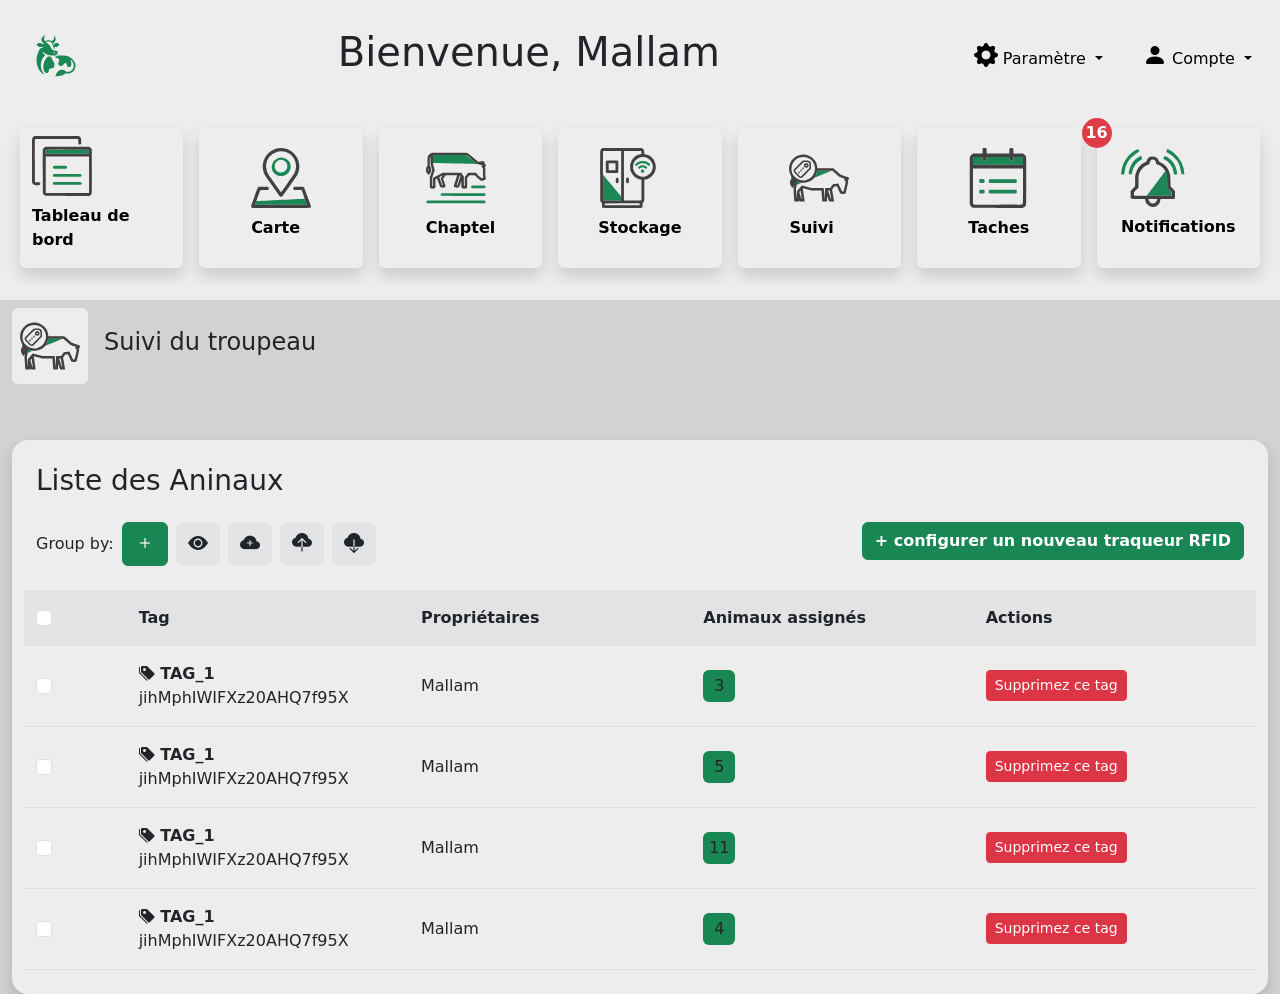
<file: suivi.html>
<!DOCTYPE html>
<html lang="en">

<head>
    <meta charset="UTF-8">
    <meta name="viewport" content="width=device-width, initial-scale=1.0">
    <title>herdtech-app</title>
    <link href="https://cdn.jsdelivr.net/npm/bootstrap@5.3.8/dist/css/bootstrap.min.css" rel="stylesheet"
        integrity="sha384-sRIl4kxILFvY47J16cr9ZwB07vP4J8+LH7qKQnuqkuIAvNWLzeN8tE5YBujZqJLB" crossorigin="anonymous">
    <link rel="stylesheet" href="https://cdn.jsdelivr.net/npm/bootstrap-icons@1.13.1/font/bootstrap-icons.min.css">
    <link rel="stylesheet" href="./style.css">
</head>

<body class="body-couleur">
    <nav class="p-3 d-none d-lg-block">
        <ul class="d-flex justify-content-between align-items-center list-unstyled  flex-nowrap overflow-auto">
            <li>
                <svg xmlns="http://www.w3.org/2000/svg" xml:space="preserve" width="80" height="80"
                    viewBox="0 0 158.8 158.8">
                    <path
                        d="m107.2 160.8 1.6-4.7c1.4-3.3 4.4-6.4 7.4-7.9 1.5-.7 2-.8 4.2-.8 3.1 0 4.4.5 6.7 2.7l1.6 1.5h3.3c3.3 0 3.4 0 5.1-.9 6.6-3.3 8.6-11.5 4.5-18.4-1-1.6-4.4-5.1-4.2-4.2l.9 2.9c.5 2 .6 2.7.6 5-.2 4.5-1.5 6.3-4.5 6.3q-3.7.1-4.2-4.3-.5-4.1-3.6-4-1.7 0-3.4 3.1-.6 1.4-1.8 2.1c-1 .7-1.3.8-3.1.8s-2.2-.1-3.2-.8a5 5 0 0 1-2.1-4.1c0-1.3.2-1.8 1-3.2 1.3-2.2 1.4-2.8 1-4q-.3-2-4.4-3.4c-2.2-.8-4.5-2-4.5-2.4l1-.4q1.8-.3 3.3-1.6c.7-.5 1-.6 6.6-.8 8.5-.2 13 .4 17.6 2.5a23 23 0 0 1 11.8 12.5c.7 2 1 6.8.5 9-.4 2-1.8 4.8-3.2 6.5s-4 3.6-6.3 4.5-6 1.1-8.3.6l-1.6-.3-1.1 1a16 16 0 0 1-6 3.6c-1 .2-4 .7-6.7 1zm-25.5-5.4a32 32 0 0 1-11-18c-.8-3-1-9.7-.6-13 .7-5.2 2.8-11.6 5.4-16.3 1.4-2.6 1.7-3 2.6-3q2.3 0 4.4-2 1.3-1.2 1.4-1.5l-2.5.5c-4.2 1.2-6.6.6-9.8-2.7-1-1-1.7-2-1.7-2.1 0-.5 2-1.9 3.5-2.3q3-1 6.5.6c2.3 1 3.6 1.2 5.1.8q2.3-.3-.4-1.1c-3-1.1-5-4-5-7.1s1.7-6.1 4.3-7.8c.9-.5 3.2-1.3 3.2-1l-1 1.9c-1 2-1.5 4.4-1.3 5.7.3 1.2 1.3 3 2 3.3s1 .2 2.7-.3c2.6-.9 6-1 8.1-.2.8.3 1.8.5 2.1.5 1.6 0 4.4-2.4 5-4.4.4-1.2.4-3.4.1-5q-.4-1.4.3-.8.6.3 1.3 1.5c3 4.6 1.6 10.2-3 12.5l-1.2.6a35 35 0 0 0 2.8 4.6V96l1.3-.6c1.9-1 5-1 6.8 0q1.3.7 1.8 1.3c.5.5.5.6.1 1.1a16 16 0 0 1-4.1 4c-1 .5-1.6.6-3.5.6h-2.2l.4 2c.7 2.6.7 2.6-.3 1.7s-1.4-1.6-2.7-5.4c-1.8-5.3-3.3-7.6-5.3-8.5-1.8-.8-7.3-.6-8.7.3-.4.3-.2.5 3.3 3 3 2 4 3.1 6.1 7.3 3 5.6 4.7 6.8 10 7 3.1.2 3.6.4 3.7 1.7q.2 2.9-.7 4.7c-1 2.2-2.5 2.8-7.3 3.2-7.4.7-14.6-1.4-18.6-5.4-1.4-1.5-1.8-1.7-2.4-1.5q-.7 0-.7.4c0 .6 2 3 3.3 4.4l1.5 1.4-1.3 1.5a28 28 0 0 0-6.4 25c.7 2.5 2.7 6.9 4.2 8.8 1 1.2 1 1.4.6 2q-.3.4-.6.5zm25.6-40.7q.5-.8-.9-1-1.2-.1-1.3-1.1-.2-1.1-1-.8c-.4.4-.5 1.4 0 2.1.5 1 2.4 1.5 3.2.8m-19 38.8c-5-2.6-6.5-13.5-3.1-22l2-4c1.2-2 4.3-5.5 5.2-6 .3-.1 6.5.4 6.7.6l.5 1.7q.5 2 4.2 8.6c2.3 4.3 2.4 8.4 0 10.7-1.2 1.4-2.3 1.7-5 1.8q-3.2 0-3.8 1.3c-.2.4-.5 1.7-.7 3-.3 3-.8 3.7-2.3 4.4s-2.2.6-3.6-.1"
                        style="fill:#1B8755;stroke-width:.264583" transform="translate(-29.1 -40.9)" />
                </svg>
            </li>
            <li>
                <h1>
                    Bienvenue, Mallam
                </h1>
            </li>
            <li class="d-flex justify-content-between align-items-center gap-3">
                <div class="dropdown ">
                    <button class="btn btn-secondary dropdown-toggle bg-white text-bg-warning border-0" type="button"
                        data-bs-toggle="dropdown" aria-expanded="false">
                        <i class="bi bi-gear-fill fs-4"></i>
                        Paramètre
                    </button>
                    <ul class="dropdown-menu ">
                        <li><button class="dropdown-item mode-sombre" type="button">
                                <i class="bi bi-moon-fill"></i>/
                                <i class="bi bi-brightness-high-fill"></i>
                                Mode Sombre
                            </button></li>
                        <li><button class="dropdown-item" type="button">
                                <i class="bi bi-globe"></i>
                                Langage
                            </button></li>
                    </ul>
                </div>
                <div class="dropdown ">
                    <button class="btn btn-secondary dropdown-toggle bg-white text-bg-warning border-0" type="button"
                        data-bs-toggle="dropdown" aria-expanded="false">
                        <i class="bi bi-person-fill fs-4"></i>
                        Compte
                    </button>
                    <ul class="dropdown-menu ">
                        <li><button class="dropdown-item mode-sombre" type="button">
                                <i class="bi bi-person-fill-gear"></i>
                                Paramètre du compte
                            </button></li>
                        <li><button class="dropdown-item" type="button">
                                <i class="bi bi-arrow-right-square"></i>
                                Se déconnecter
                            </button></li>
                    </ul>
                </div>
            </li>
        </ul>
        <div class="row gap-3 p-3 flex-nowrap overflow-x-auto">
            <a href="./aceuil.html"
                class="col d-flex flex-column justify-content-center align-items-center shadow rounded-2 text-decoration-none text-black">
                <div>
                    <div class="mt-2 mb-2">
                        <svg xmlns="http://www.w3.org/2000/svg" width="60" height="60" viewBox="0 0 100 100">
                            <path
                                d="M36.5 81.3c-.7-.2-1.6-1.2-1.7-1.9q-.2-1.4.8-2.3l.6-.5h22.5c24.8 0 23.1 0 23.8 1.2.7 1.3 0 2.9-1.3 3.3a1499.4 1499.4 0 0 1-44.7.1m-1-13.8q-1.4-1.3-.3-3c.7-1.1-.1-1.1 23.5-1.1 24.1 0 22.9 0 23.7 1.2q.7 1 .1 2.3c-.6 1.4 1 1.3-24 1.3H36.3Zm.1-13.5q-1.2-1-.7-2.5.3-1.2 1.7-1.5c1-.3 19.5-.2 20.4 0 1.3.5 2 2.1 1.3 3.4s-.2 1.2-11.6 1.2H36.2ZM22.8 26.4c0-2.6 0-3 .4-3.3.3-.3 3-.3 35.8-.3s35.6 0 35.8.3q.3.3.4 3.3v3H22.8Z"
                                style="display:inline;fill:#1B8755;stroke-width:.2" />
                            <path
                                d="M22.3 99.7a6 6 0 0 1-3.8-3.4C18 95.3 18 94 18 59c0-35.2 0-36.3.4-37.3a6 6 0 0 1 3-3.1l1-.5h73l1 .5a6 6 0 0 1 3 3.1c.4 1 .4 2 .4 37.3s0 36.3-.4 37.3a6 6 0 0 1-3 3.1l-1 .5H59.3c-28.8 0-36.4 0-37-.2M95 94.8c.1-.3.2-10 .2-30.4L95 34.3H22.9v30.2l.1 30.4c.2.3 6.2.3 36 .3 35.2 0 35.8 0 36-.4m.2-68.4q0-3-.4-3.3c-.2-.3-3-.3-35.8-.3a384 384 0 0 0-35.8.3c-.4.3-.4.7-.4 3.3v3h72.4ZM4.3 81.7a6 6 0 0 1-3.8-3.4C0 77.3 0 76 0 41 .1 5.8.1 4.7.5 3.7a6 6 0 0 1 3-3.1l1-.5h73.2l1 .5q2.3 1.4 3 3.5.3.9.3 4.5c0 4-.2 4.8-1.2 5.3-.8.4-2 .4-2.6 0-.9-.7-1-1.2-1-5 0-2.9 0-3.5-.3-3.8S73 4.8 41 4.8c-32 0-35.6 0-35.9.3S4.8 9 4.8 41c0 32 0 35.6.3 35.9s.9.3 3.7.3c3.8 0 4.4.1 4.9 1.2.6 1.2 0 2.8-1.2 3.3-.9.4-7 .4-8.2 0"
                                style="display:inline;fill:#414042;stroke-width:.2" />
                        </svg>
                    </div>
                    <p class="fw-bold">
                        Tableau de bord
                    </p>
                </div>
            </a>
            <a href="./carte.html"
                class="col d-flex flex-column justify-content-center align-items-center shadow rounded-2 text-decoration-none text-black">
                <div>
                    <div class="mt-2 mb-2">
                        <svg xmlns="http://www.w3.org/2000/svg" width="60" height="60" viewBox="0 0 100.2 100">
                            <path
                                d="m6.8 94.6 1-3.2L9 88.5h.7c5.2-.4 79.9-4 80-4l3 8.1.8 2.2H50c-34.5 0-43.3 0-43.3-.2m40.4-48c-5.1-1.2-9.2-4.3-11.5-9a16.2 16.2 0 0 1 29-14.1 13 13 0 0 1 1.6 7.1c0 2.2 0 3-.5 4.3a16 16 0 0 1-11.2 11.3c-2 .5-5.6.7-7.4.3m5.8-6c3.7-1 6.6-3.9 7.5-7.5.6-2.3.3-5.2-.8-7.5-.9-1.7-2.9-3.7-4.8-4.6a10 10 0 0 0-12.2 2c-6.6 6.7-2 18 7.4 18q1.8 0 3-.3"
                                style="display:inline;fill:#1B8755;stroke-width:.2" />
                            <path
                                d="M1.6 99.6Q.1 98.8.1 97.3c0-1 11-31 11.6-31.7.9-1 1.2-1 8.7-1 6.4 0 7.2 0 7.8.4 1.4.7 2 2.3 1.3 3.7s-.7 1.4-7.7 1.5l-6.3.1-2.2 6.2a388 388 0 0 0-6.5 18.2h86.6l-1.8-4.8-4.4-12.2-2.7-7.5h-6c-6 0-6 0-6.7-.5-1.9-1.2-1.8-3.7.2-4.7.6-.4 1.4-.4 7.8-.4 7.8 0 8 0 8.8 1.2.4.5 11.1 29.5 11.5 31q.1.7-.2 1.6c-.8 1.8 4.2 1.6-49.7 1.6-45.2 0-48 0-48.6-.4m47-18.8q-.7-.4-1.3-1.1L24.6 47.4c-2-2.9-3.6-6.8-4.4-10.8a30.6 30.6 0 1 1 57.2 8q-1.1 2.2-12.7 18.6l-12 17c-1 1-2.6 1.2-4 .6M60.8 59c5.8-8.3 11-16 11.5-17 3.6-6.7 3.9-14.5.8-21.5A25 25 0 0 0 42 6.8a24.9 24.9 0 0 0-16.7 21.7q-.8 8.9 4.2 16.4L50 74c.1 0 5-6.8 10.7-15"
                                style="display:inline;fill:#414042;stroke-width:.2" />
                        </svg>
                    </div>
                    <p class="fw-bold">
                        Carte
                    </p>
                </div>
            </a>
            <a href="./chaptel.html"
                class="col d-flex flex-column justify-content-center align-items-center shadow rounded-2 text-decoration-none text-black">
                <div>
                    <div class="mt-2 mb-2">
                        <svg xmlns="http://www.w3.org/2000/svg" width="60" height="60" viewBox="0 0 254.1 215">
                            <path
                                d="M4 214.1c-3-1.8-3-8 0-10 .8-.7 13-.8 122.7-.8 93.5 0 122 .2 122.9.6q2.4 1 2.3 5.4c0 2.3-.1 2.8-1.2 4l-1.3 1.4-122 .1C8.1 215 5.4 215 4 214.1M64.6 183q-2.5-1.4-2.5-5c0-2.8.7-4.3 2.4-5.3 1.1-.7 8-.7 92.9-.7H249l1.5 1.4c1.3 1.4 1.4 1.7 1.4 4.4s0 3-1.4 4.3l-1.5 1.5h-91.7c-72.7 0-92-.2-92.7-.6m103-31.1q.5-.2.8 0 .2.3-.6.3t-.2-.3m27.3-.9q-.9-.2-2.1-1.4c-1.2-1.2-1.3-1.6-1.3-4.3 0-2.8.1-3 1.4-4.4l1.4-1.4 26.4-.1c18-.1 26.8 0 27.9.3 2.5.7 3.3 2.2 3.3 5.6s-.8 4.9-3.3 5.6c-1.5.4-51.6.5-53.7.1M18 149.7q-.8-1 .2-.1l.7.7q0 .5-.9-.6m156.3-23c0-10.7 0-15 .1-9.6zM27.4 141.5h1.7q.5.1-1 .2-1.4 0-.7-.2m133.2-20.1v-10.3zm3.4.8a912.8 912.8 0 0 1 0 0m89.3-12.5q0-1 .2-.5v1.3q-.2.4-.2-.8m-36-2-.8-1 1 .9q.8.7.9 1 0 .5-1.1-.9m-4.7-4.7-.9-1 1 .8q1.4 1.1.8 1.1zm13-1.5q-.8-1 .2-.2 1.1 1 .6 1zm15.6-5.1q0-.7.3-.3 0 .5 0 .8-.3.3-.3-.5m-45.8-.2-12-.2 11.9-.1c7.5 0 12 0 12.1.3l.2.3zm-52-.9q.2-.3.7-.2.8.6-.3.5-.5 0-.4-.3m107.7-2q0-.6.3-.2v.8q-.3.3-.3-.5m-10.3-1.6q0-1.2.3-.5v1.2q-.3.4-.3-.7m10-7.1q0-2.4.2-1.4v2.8q-.2 1-.2-1.4m-10-6.5q0-.8.2-.5.3.6 0 1-.1.5-.2-.5m10.3-2q0-.6.3-.2v.8q-.3.3-.3-.5m-9.9-3q0-.6.3-.2 0 .6 0 .8-.3.3-.3-.5M10 72.3q0-1 .2-.5v1q-.2.5-.2-.5m241.6 0q0-1 .2-.5v1q-.2.5-.2-.5M0 69.4q0-.7.3-.3v.9q-.3 0-.3-.6m22 0q0-.7.2-.3v.9q-.3 0-.2-.6M6.2 40.2a602.5 602.5 0 0 1 0 0m9.9-.6a620 620 0 0 1 0 0m106.9 7L33.4 44h-3.7V27.8c0-15 0-16.1.8-16.8.7-.6 5.9-.7 70.4-.6l69.6.1 2.1 1.2c1.2.6 11.4 9 22.8 18.8 16.5 14 21 17.8 22.6 18.3 1.8.5 1.7.6-3.7.5-3 0-44.2-1.2-91.3-2.7M19 45.1q0-1.2.2-.7v1.5q-.2.5-.2-.8M223 38h1q.5.2-.4.2t-.6-.2m17.4-2.6h1.3q.4.2-.7.2t-.6-.2M11.6 9.7q0-.1.8-.7 1-.8.1.1-.8 1.2-.9.6M28.7.1h.8q.3.3-.5.3t-.3-.3M169 .1h.8q.2.3-.6.3t-.2-.3"
                                style="display:inline;fill:#1B8755;stroke-width:.429915" />
                            <path
                                d="M20.9 151.4q-3.1-1.6-4.1-4-.5-1.4-.5-22.2v-20.9l5-15.1 5-15.2-3.2-11.7-3.6-13c-.2-.8-.4-8.3-.6-16.8L18.7 17l-1.3 2.6-1.3 2.5-.1 16.6-.1 16.5 1.2 1.7a25 25 0 0 1 5 15.5c0 7.4-2.4 13-7.8 18.7l-3.1 3.3L8 91a25.6 25.6 0 0 1-3.4-32.9l1.8-2.7V38.7c0-16.2 0-16.8 1-20.1C10 10 16.4 3.7 25.2 1 27.6.3 31 .2 99 .2h71.4l3.1 1c1.7.6 4.3 1.8 5.6 2.7 1.3.8 11 9 21.6 18C219 37.5 220 38.3 221.6 38.3c2 0 12.4-1.5 15.3-2.1q7.2-1.8 9.9 2.6c1.5 2.5 1.5 4 .2 7.3-.2.5 0 .8 1.4 1.2q3.6 1.1 5 4.2c1.3 3.2 0 6.9-3 8.7l-1.8 1 1.6 3c1.7 3.4 1.8 4.1 1 14.3-.6 7.2-.3 13.8 1.1 23.5 1.1 7.3 1.1 9.2.1 11-1 2.1-2.3 2.7-9.3 4.8-7.7 2.3-8.2 2.2-13.7-1.3a76 76 0 0 1-20.5-18l-1.9-2.6h-23.3l-4.8 5.8-4.8 5.9v39.1l-1 1.8c-1.6 2.7-3.4 3.4-9.2 3.6-8.7.4-11.5-.5-13.3-4.2-1-1.9-1-2.3-1-14.8v-13l-4.2 12.4c-2.3 6.8-4.6 12.7-5 13.3-1.8 2-3.9 2.5-10.3 2.5-6.7 0-8-.3-10-2.7a7 7 0 0 1-1.7-6c.1-.7 3.3-10.7 7-22.2l6.6-21.5c0-.3-7-.5-24.2-.4H83.6l-4.7 6.7-5.5 7.9-.8 1.2 5 13.7c2.6 7.5 5 14.2 5.1 14.8.4 1.8-.5 4.6-2 6.2-2 2-4.2 2.4-11 2.3-5.3-.2-6-.3-7.5-1.2-.9-.6-2-1.7-2.4-2.6l-7-18.3-6.2-17-3.3 1.6-3.1 1.7L40 130l-.2 17.4-1.3 1.6c-2 2.7-3.8 3.3-10.3 3.3-4.6 0-6-.2-7.3-.8m9.1-27.6.1-17.8 20.5-10.5 20.5-10.4h78.4l5.4 8.2 5.5 8.2v40h3.9V103l7.1-8.7 7.2-8.8h33.7l2.7 4a68 68 0 0 0 21 19.4c1 .3 6.9-1.5 6.9-2.1l-1-6.5a140.8 140.8 0 0 1-.5-27.9l.5-3-3.8-6-3.8-6 2.2-1.2c1.1-.5 2.1-1.1 2.1-1.3s-9.8-3.2-20.2-6.2c-2.2-.6-4.3-2.3-23-18.3a478 478 0 0 0-22.8-18.8l-2.1-1.2h-69.6c-65-.2-69.7-.1-70.5.5s-.8 1.6-.6 19.3v18.5l3.7 12.8L37 74.3 31.9 90l-5.3 15.6V142l1.7-.1 1.6-.1zm41.8 13.4-4.7-13.8-4.8-14c0-.3 1.9-3.1 4.1-6.4l4.1-6c0-.5-13.8 6.7-14 7.2-.1.3 2.3 7.4 5.4 15.8l6.1 16.4c.4 1 .7 1.2 2.1 1.2q1.6 0 1.7-.4m67-15.4 6.3-19.4 1.1-3.6-1.1-2q-1-1.6-1.5-1.5c-.2.2-3.3 9.8-7 21.3l-6.6 21h3.6zM12.3 73.4c.3-3.2-.4-7.2-1.1-6.5-1.2 1.2-1.3 8.7-.2 10.5.5 1 1.1-.8 1.3-4"
                                style="display:inline;fill:#414042;stroke-width:.429915" />
                        </svg>
                    </div>
                    <p class="fw-bold">
                        Chaptel
                    </p>
                </div>
            </a>
            <a href="./stokage.html"
                class="col d-flex flex-column justify-content-center align-items-center shadow rounded-2  text-decoration-none text-black">
                <div>
                    <div class="mt-2 mb-2">
                        <svg xmlns="http://www.w3.org/2000/svg" width="60" height="60" viewBox="0 0 278.4 300">
                            <path
                                d="m23 281.1.1-4.2h174l-86.8.1-86.8.2-.3 4-.2 4.1zm-7.6-19.4c-1-1-1-6.2-.9-64.7l.2-63.6L59.4 187l44.7 53.7.3-113.4.3-113.3.2 108c0 59.5 0 115.4-.3 124.4l-.4 16.3H60.3c-41.8 0-44 0-45-1.1M207.8 123c-3.9-2.3-5.2-6.2-3.5-10.5 2.4-6.3 10.1-7.6 14.7-2.3 3.4 3.9 2 10.8-2.7 13a10 10 0 0 1-8.5-.2m-15-19.5q-3.3-1.3-3.2-5.2c0-1.5.6-2.5 3-4.8 9-8.7 24-10.2 35.1-3.4q10.9 6.6 5.7 12-3.7 3.8-8.7-.4a19.4 19.4 0 0 0-24.7 0c-3 2.5-4.7 3-7.2 1.8m-15-15q-3.1-1.7-3.2-5.4c0-3 7.5-9.4 15.3-13.4a42 42 0 0 1 20.4-4.7c9.5-.4 15.6.7 22.7 4 7.5 3.3 16.1 10 16.9 13 .5 2-.7 5.4-2.2 6.3-2.6 1.4-5.1.8-8.5-2.1q-6.9-6-15.1-8.6a42 42 0 0 0-23.4 0 44 44 0 0 0-15 8.5c-3.7 3.1-5.4 3.6-7.9 2.4"
                                style="display:inline;fill:#1B8755;stroke-width:.6" />
                            <path
                                d="M12.9 299C9.4 297.5 9 296 9 284.6c0-5.7-.2-10.3-.5-10.3-1.1 0-5.7-5.2-7-7.8l-1.2-2.7V138.9C.3 17.6.3 14 1.4 11.1c1.6-3.9 5.1-7.6 9-9.4L13.5.3h193.8l3.4 1.7c2 1 4.3 2.7 5.3 3.9 3.5 4.2 3.9 5.7 4.2 15.4l.3 9 5 1A64 64 0 0 1 275.7 77a64 64 0 0 1-54.6 81.5s-.2 23-.2 51.2c0 55.4 0 55-3.3 59.7-.9 1.4-2.5 3-3.6 3.8l-2 1.4-.1 10.1c0 8.5-.2 10.4-1 11.8-2.3 3.8 4.5 3.6-100.5 3.6-84 0-95.8-.1-97.4-1m184.5-17.9v-4.5l-87.1.1-87.2.2-.2 4.4-.2 4.3h174.7zm-92.8-34.6c.2-9 .4-64.9.4-124.2V14.4H60.6c-39.5 0-44.4.1-45.3 1s-.9 12.8-.9 123c0 112.9 0 122.3 1 123.3s3.1 1.1 44.9 1.1h44zm-22.8-71c-3.3-1.4-3.8-3.3-3.8-13.3 0-7.8.1-9.1 1.2-10.9q1.8-3.2 6.4-3.1c1.6 0 2.6.5 4.2 2l2 2v10c0 10.7-.2 11.6-3.6 13.3q-3 1.6-6.4 0m-50-51.5a8 8 0 0 1-2.8-3.4c-.5-1.5-.7-9.3-.8-26.9 0-26.9 0-27.4 3.3-30 1.6-1.3 1.9-1.3 28.3-1.3h26.7l2 2 2.1 2v27.3c0 29.9.1 28.9-3.6 30.8-1.5.8-5.8.9-27.5.9H33.8Zm45-30.4V76.2H42.6V111h34.2zm128.3 168.3 1.3-1V158.4l-1.4-.3-4.9-1a65 65 0 0 1-45.3-37c-4.1-9.5-5.1-14.6-5-25.9 0-8.7.2-10.6 1.6-15.7a66 66 0 0 1 53.9-47.9c1 0 1.1-.6 1.1-7 0-5.7-.2-7.2-1-8.1-1-1-3-1.1-43.8-1.1h-42.8v248.4h42.5c37.4 0 42.6-.1 43.8-1m-71.7-86.5c-3.2-1.5-3.8-3.7-3.8-13.4 0-9.4.5-11.3 3.6-12.9a7 7 0 0 1 10.2 4.4c.8 3 .7 15.5-.2 18s-4 5-6.3 4.9c-.9 0-2.5-.5-3.5-1m91.9-33.2a47 47 0 0 0 24.1-14 48.7 48.7 0 0 0 2.7-64.8 54 54 0 0 0-26.5-16.9 50 50 0 0 0-59 32.8c-1.8 5.4-1.9 6-1.9 14.9 0 8 .2 9.9 1.4 13.8 6 19 21.5 32.4 41.2 35.4 4.7.7 12 .2 18-1.2"
                                style="display:inline;fill:#414042;stroke-width:.6" />
                        </svg>
                    </div>
                    <p class="fw-bold">
                        Stockage
                    </p>
                </div>
            </a>
            <a href="./suivi.html"
                class="col d-flex flex-column justify-content-center align-items-center shadow rounded-2 text-decoration-none text-black">
                <div>
                    <div class="mt-2 mb-2">
                        <svg xmlns="http://www.w3.org/2000/svg" width="60" height="60" viewBox="0 0 752.2 590.4">
                            <path
                                d="M309.7 451.4c18-.2 47.5-.2 65.5 0 18 .1 3.3.3-32.8.3s-50.8-.2-32.7-.3M98.5 377.8c.6-1.6 1.2-11 1.5-20.9s.8-18 1.1-18 3.8 1.4 7.9 3c14 6 37.7 12.3 45.7 12.3 2 0 3.5.5 3.5 1 0 .9-36.5 16.2-58.3 24.6-2 .7-2.2.4-1.4-2m218-88.3c15.6-17.6 29.7-47 35.5-73.8 1.3-6 2.5-11 2.7-11.1.2-.2 40.2-.2 88.9 0l88.5.3-105.2 42.5a9110 9110 0 0 0-110 45l-5 2.4zm-222-33-30.1-30.4 30.4 30.1 30.4 30.4c0 .9-2.8-1.8-30.7-30m67.3 10c0-.1 20.8-21 46.3-46.3l46.4-46-46 46.3c-42.9 43-46.7 46.9-46.7 46M95.6 153a1133 1133 0 0 1 30.7-30.1c.4 0-13 13.6-29.5 30.1A1133 1133 0 0 1 66.1 183c-.3 0 13-13.5 29.5-30m309.2 18.6c26.2-.2 68.7-.2 94.5 0s4.3.3-47.6.3c-52 0-73-.1-46.9-.3"
                                style="fill:#1B8755;stroke-width:1.18081" />
                            <path
                                d="M68 588.9c-1.9-1.4-2.6-9.6-7-80.2L56.1 430l3.3-16.4a314 314 0 0 0 3.2-18c0-1-2 1.6-4.4 5.6-13.7 22.4-14.8 22.7-25 6.8-26-40-29.5-70.8-10.3-91.3l5.4-5.8v-36.7L23 265C6.4 236-2.3 196 1 163.5 3.6 137.8 8 122 19 99.8A216 216 0 0 1 33.2 75c9.3-13.2 28-32 40.9-41.1C108.7 9.3 154.3-3.1 194.2 1c24 2.5 41.5 7.5 62.6 17.9a177 177 0 0 1 98.6 147.8v5.6l98.3.3 98.3.3 5.3 2.6c3 1.5 25 20 49 41.2 24 21.1 44 38.7 44.5 39l43.1 13.5c23.3 7.1 44.2 14 46.5 15.1a22 22 0 0 1 7.9 30.7c-2.8 4.2-8.1 8.7-11.8 10-.5.1.7 3.2 2.6 6.7q3.6 6.5 3.6 11.7c0 4.5-26.1 121-29.7 132.4a32 32 0 0 1-23.5 20.6c-6.4 1.2-31.5-1.5-37-4-9.5-4.2-12-8-31.9-51-10.3-22.4-19.2-41-19.7-41.6-.6-.8-36.3 4.5-37.2 5.5l-12 17.6c-11.7 17.3-11.8 17.5-10.8 22.5 3.3 16.1 24.7 137 24.7 139.3 0 5.4-1 5.6-32 5.6-29.1 0-29.4 0-31-2.7-1-1.4-6.4-16.9-12-34.3a418 418 0 0 0-10.8-31.1c-.2.2-1.2 15-2.2 32.8-1.4 28-2 32.5-3.7 33.8-2.9 2.1-53.4 2.1-56.3 0-1.7-1.3-2.5-9.8-6-67-2.4-36-4.2-66.7-4.2-68.1V451H277l-51.7-14.4c-28.4-8-51.9-14.2-52.1-13.9s4.8 37.4 11.3 82.5c11.4 78.8 11.8 82 9.7 83.5-1.7 1.2-8.6 1.6-30.4 1.6-16 0-29-.5-30.3-1.1s-3-4.3-4.3-9.2c-2-7.3-2.3-7.7-3-4.5-.4 2-.8 5.6-.9 8q0 4.4-2.4 5.6c-3.6 1.9-52.2 1.6-54.9-.3m92.6-29.7c0-2.3-14-98.4-14.9-102.2-.7-2.8-1-2.6-7.6 4.7-6.3 7-7 8.2-7 13 0 3.4 4.2 19.2 11.8 44.3l12.4 40.4c.7 2 5.3 1.9 5.3-.2m289.1-69.6c2.4-48.2 3.7-66 4.8-67.4 1.4-1.6 5.7-1.8 31.5-1.8h30l16-21.2a368 368 0 0 1 17.4-22.2c2.1-1.3 67-12 68.7-11.4.8.3 11.7 22.5 24.2 49.4 25.5 54.5 22.4 50.2 35.6 50.2 5.6 0 5.7 0 6.9-4.4a2797 2797 0 0 0 26.7-115.7c-.4-1-5-7.8-10.1-15.1a73 73 0 0 1-9.4-15.7q0-2.4 4.8-5.3c2.6-1.6 4.4-3.2 3.8-3.5-.5-.3-14.8-4.6-31.7-9.6s-32.3-10.3-34.2-11.7-21.9-19-44.3-39l-43.3-38.8c-2.4-2.2-5.6-2.3-97.3-2.2-52.2.1-95 .3-95.1.4-.2.2-1.4 5.2-2.7 11a179 179 0 0 1-138 136.6c-9.8 2.2-15.1 2.5-36.9 2.5-22 0-26.8-.3-36-2.5-13-3.1-22.5-6.2-32.1-10.2-4-1.7-7.7-3.1-8-3.1s-.6 6.4-.6 14.3c0 12.7-.8 17.9-6.6 46.3l-6.5 32 3.9 61.7c2 33.9 4 61.4 4.2 61.2s1.5-21.3 2.7-46.8c1.3-25.6 2.6-47.6 2.9-48.9.6-2.5 56.5-68.7 59.7-70.6 1.4-.8 18 3.3 61.8 15.6l59.9 16.7h152.2l1 2.6c.7 1.5 2.8 30 4.8 63.5 3.7 61.6 5 77.7 5.7 71.8.2-1.8 1.9-32.7 3.6-68.7m80 68.6-9.5-52.8-9.6-52.3c-.6-1.7-2.1-2-10.7-2-9.9 0-10 0-9.2 2.6l31.4 96.3c3 9 4 10.9 6 10.9 1.8 0 2.2-.6 1.7-2.7M209 322.5a148 148 0 0 0 112.1-181.6 149 149 0 0 0-96.3-103 153 153 0 0 0-91.3-.7c-31.6 10-60 31.4-78.3 59a140 140 0 0 0-24.5 81.5c0 40.2 13.5 73.7 41.2 102.5 23.6 24.5 50 38.2 84.6 44 12.7 2.2 39.2 1.3 52.5-1.7m-72.6-29.3c-5.2-1.7-9.9-5.9-39.9-35.7s-34.2-34.4-36.3-40q-4.2-11.6-.4-23.3c1.7-5.3 7.3-11.3 54.6-58.8 29-29.1 54.6-54 57-55.2 8.2-4.2 12.9-4.5 46-2.9 27.5 1.4 32.3 2 37.3 4.1 8.9 4 15.5 11.5 18.2 20.4 1.2 4.4 3.3 38.7 3.5 58.7.2 11.8-.1 13.7-2.9 19.3-2.4 4.9-13.8 17-54.7 57.7-35.6 35.5-53.4 52.4-57 54.2-7 3.5-17.7 4.1-25.4 1.5m25-26.2c13.3-11.8 93.1-92.3 94.8-95.6 1-2 1-9.5 0-32.4-1.6-33-2.1-35.3-9.4-38.8-5-2.4-59.2-5.4-63.9-3.5A1250 1250 0 0 0 129 149l-51 51.2V212l31.5 31.6 31.7 31.6h5.5c5.3 0 6.2-.5 14.8-8.1m-35-26.7-1.6-3-2.8 2.6c-2.5 2.3-2.7 2.4-3.5.4q-.7-2 1.2-3.2 3.5-2 .5-6.8c-1.3-2.1-1.6-2.2-3.5-.4-1.2 1-3 1.5-4 1-1.8-.6-1.8-1 .6-3.6 2.7-2.8 2.7-3 .7-6-1.5-2.3-1.7-3.4-.7-4.5q1.4-1.6 3.6 1.6l2.2 3 3-2.8c2.8-2.6 2.8-3 1.1-5.6-1-1.5-1.5-3.7-1-4.8.6-1.8 1-1.6 3.4 1.3s2.8 3.1 4.2 1.4q1.6-2.2 3.2-.6c1.4 1.2 1.3 1.8-.7 4-2.5 2.6-2.5 2.6-.2 5.4 2 2.4 2.5 2.6 4.2 1.2 3-2.5 4.8.2 2 2.8-2.4 2.1-2.4 2.2-.1 5.4 1.9 2.7 2 3.5.7 4.6s-2 .6-3.7-1.8l-2-3.1-3 3c-2.8 2.8-2.8 3-1 6 2 2.8 1.7 5.4-.4 5.4-.5 0-1.6-1.3-2.5-3m3-17.8-2.1-3.2-3 3c-3 3-3 3.1-1 6.3l2.1 3.1 3-3c3-3 3-3 1-6.2m22.3-7c-2-2.8-2.2-2.9-4.2-1.1-3.3 3-5.3.8-2.2-2.5 2.4-2.6 2.4-2.8.5-5.8-2-3-2.2-3-4.3-1-1.7 1.5-2.6 1.6-3.6.6s-.8-2 .8-3.8c2-2 2-2.7.6-5.3-2.2-4.2.2-6.6 2.8-2.8l2 2.7 2.9-2.8c2.8-2.7 2.9-3 1-5.7-1.4-2.2-1.5-3.2-.4-4.2q1.4-1.6 3.2 1.3c1.7 2.5 2 2.6 3.9.9 1.7-1.6 2.2-1.6 3.4-.2 1 1.3 1 2-.4 3.1-2.3 1.8-2.3 3.5 0 6.4 1.3 1.8 2 2 3.4.8 2.8-2.3 4.7-.3 2.3 2.4-2 2.2-2 2.5-.1 5.7 1.8 3 1.8 3.5.2 4.8q-1.6 1.3-1.8.4c0-.5-.8-2-1.7-3.3-1.7-2.2-1.8-2.2-4.7.5-2.8 2.7-2.8 2.8-1 6.1 1.5 2.5 1.7 3.7.7 4.7s-1.8.5-3.3-1.8m2.4-12.4c1.9-2 2-2.8.6-5.3-2-3.6-2.5-3.7-5.7-.3-2.3 2.6-2.4 3-.7 5.4 2.2 3.2 3 3.2 5.8.2m23-12c-2-4-2.1-4-4.6-1.7-3.5 3.2-5.6 1-2.4-2.3 2.5-2.7 2.6-3 .6-5.9s-2.1-3-4.2-1.1c-3.4 3-5.5.9-2.4-2.4 2.5-2.6 2.5-2.8.5-5.8-1.5-2.3-1.6-3.5-.7-4.5q1.3-1.5 3.7 1.6l2.3 2.8 2.7-2.7c2.7-2.6 2.7-2.8.8-6.1-1.7-3-1.8-3.7-.3-4.8q1.6-1.3 1.7-.4c0 .6.8 2 1.8 3.3 1.6 2.1 1.8 2.2 4 .2 3-2.7 4.6-.2 1.8 2.9-2 2.1-2 2.4 0 5.3 1.9 3 2.1 3 4.1 1.1 3-2.6 4.5 0 1.8 3-2 2.2-2 2.4 0 5.4 2.9 4.4.5 6.7-2.8 2.7l-2.3-2.8-2.8 2.7c-2.6 2.6-2.6 2.8-.7 6.1 1.6 2.9 1.7 3.7.4 4.8s-2 .7-3-1.4m2.1-13.1c2.5-2.6 2.5-2.7.3-5.6l-2.2-3-3 2.9c-2.8 2.6-2.8 3-1.1 5.6 2.3 3.4 2.9 3.4 6 .1m26.5-13a38 38 0 0 1-17-15.6c-2.8-6.4-2.8-18.5.1-24.8 2.7-5.9 10-12.9 15.7-15.3a37 37 0 0 1 21.2-.5c6.5 2 13.9 8.7 17.1 15.7a29.3 29.3 0 0 1-26.7 41.8c-3.6 0-8.3-.6-10.4-1.3m15-19.1c3.8-2 4.8-4 4.8-9.2 0-11.3-16.8-12.6-19.5-1.6-1 3.8 1.6 9 5.4 11 3.8 1.9 5.3 1.9 9.3-.2"
                                style="fill:#414042;stroke-width:1.18081" />
                        </svg>
                    </div>
                    <p class="fw-bold">
                        Suivi
                    </p>
                </div>
            </a>
            <a href="./taches.html"
                class="col d-flex flex-column justify-content-center align-items-center shadow rounded-2 text-decoration-none text-black">
                <div>
                    <div class="mt-2 mb-2">
                        <svg xmlns="http://www.w3.org/2000/svg" width="60" height="60" viewBox="0 0 94.2 100">
                            <path
                                d="M16.9 75.7c-1-.4-1.1-.8-1.1-3 0-3.2.3-3.4 4.9-3.3l3.1.1.5.6c.5.5.5.7.5 2.5l-.2 2.4c-.4.8-1.4 1-4.3 1q-2.9 0-3.4-.3m16 .1c-1-.4-1.2-1-1.2-3.1 0-2 0-2.1.6-2.6l.5-.6h22l22.5.1c1 .4 1.1.9 1.1 3 0 2.3-.2 2.8-1.2 3.2-.8.2-43.7.3-44.3 0m-16-17.7c-1-.4-1.1-.8-1.1-3 0-3.2.3-3.4 4.9-3.3l3.1.1.5.6c.5.5.5.7.5 2.5l-.2 2.4c-.4.8-1.4 1-4.3 1q-2.9 0-3.4-.3m16 .1c-1-.4-1.2-1-1.2-3.1 0-2 0-2.1.6-2.6l.5-.6h22l22.5.1c1 .4 1.1.9 1.1 3 0 2.3-.2 2.8-1.2 3.2-.8.2-43.7.3-44.3 0M5.4 22.4c0-6 0-6.6 1-7.3.4-.3 1.4-.3 7.7-.3h7.3v2.5c0 2.4 0 2.5.5 3s.6.5 3 .5h2.3l.5-.6c.5-.6.5-.7.5-3v-2.4H66v2.5c.1 2.5.1 2.5.7 3s.7.5 2.8.5c3.1 0 3.3-.2 3.3-3.7v-2.3h7.3c6.3 0 7.3 0 7.7.3 1 .7 1 1.3 1 7.3V28H5.4Z"
                                style="display:inline;fill:#1B8755;stroke-width:.2" />
                            <path
                                d="M5.8 99.7A8 8 0 0 1 .3 94C0 93 0 88.6 0 54l.1-39 .8-1.4Q2 11 4.6 9.9l1.1-.6h7.8l7.9-.1V5c.1-5.1 0-5 3-5 3.7-.2 3.8 0 3.8 5.3v3.8H66V5.7l.2-4.3c.3-1.1 1-1.4 3.2-1.4q2.9 0 3.2 1.1l.2 4.3v3.8h7.8l7.9.1 1.1.6a8 8 0 0 1 4.4 5.6c.2.9.2 11.6.2 39.8-.1 36.4-.1 38.7-.5 39.5a8 8 0 0 1-4.7 4.7c-.9.4-3.1.4-41.5.4-35.3 0-40.7 0-41.7-.2M87.6 94c1.3-.7 1.2 1.4 1.2-30.8V34H5.4v29.3c0 25.8 0 29.4.3 29.9.7 1.3-2.5 1.2 41.4 1.2 35.3 0 40 0 40.5-.3m1.2-71.7c0-6 0-6.6-1-7.3-.4-.3-1.4-.3-7.7-.3h-7.3v2.3c0 3.5-.2 3.7-3.3 3.7-2.1 0-2.3 0-2.8-.5s-.6-.5-.7-3v-2.5H28.2v2.4c0 2.3 0 2.4-.5 3l-.5.6h-2.4c-2.3 0-2.4 0-2.9-.5s-.5-.6-.5-3v-2.5h-7.3c-6.3 0-7.3 0-7.7.3-1 .7-1 1.3-1 7.3V28h83.4Z"
                                style="display:inline;fill:#414042;stroke-width:.2" />
                        </svg>
                    </div>
                    <p class="fw-bold">
                        Taches
                    </p>
                </div>
            </a>
            <a href="./notification.html"
                class="col d-flex flex-column justify-content-center align-items-center shadow rounded-2 text-decoration-none text-black position-relative">
                <div>
                    <div class="mt-2 mb-2">
                        <svg xmlns="http://www.w3.org/2000/svg" width="63.7" height="58" viewBox="0 0 63.7 58">
                            <path
                                d="M31 57.9h.3-.2q-.2 0 0 0m1.4 0h.3-.2q-.2 0 0 0m-3.6-4.7-.3-.4zl.4.4zm6 0 .3-.3zl-.3.2zM24 50.8q0-.2.1 0v.2zm15.3 0q0-.2.1 0v.2zm-12-.3q0-.3.2 0v.1zm8.7 0q0-.3 0 0v.1zm-10.2-3.9c.2 0 18.3-24.2 18.4-24.4l.2.1c.4.8 1 2.4 1.3 3.5s.3 1.2.3 7l.1 5.7 2.2 2.2 2.3 2.5v1.6l-.1 1.6-.3.3H26m-12.2-4.2.6-.5zl-.5.6Zm-4.2-.1v-.1q.2.1 0 .2zm44.5 0q0-.3.1-.1v.2zM51 38.5l-.8-.8zl.8.8zm-38.1 0 .8-.8zl-.8.8q0-.1.7-.8m4.2.5.3-.3-.2.3-.3.2zm.6-5.8v-2.5zm31.8-5.6v-.2.3zm-35.2-.1v-.2.3zm3.4-.2q0-.2.1 0v.1zm35.4-2q-.2-.1-.3-1.5A17 17 0 0 0 42.6 10c-.2-.3-.2-.3 0-.9l1-2.1q.5 0 2.6 1.1c5.6 3.4 9.4 9.5 9.9 16 0 1 0 1-.2 1.2-.4.3-2.6.3-2.9 0m-52.9 0A28.2 28.2 0 0 1 17.1 0a9 9 0 0 1 1.2 2.6c0 .2-.2.4-1.5 1L14.6 5A25 25 0 0 0 3.4 24l-.2 1.2c-.2.3-2.9.2-3 0m7.6 0c-.1-.4 0-2.4.3-3.6A21 21 0 0 1 19 7.3q1-.6 1.2-.1c.2.2 1 2.2 1 2.5s-.1.4-1.1 1A18 18 0 0 0 11 24l-.2 1.2H7.7m52.7 0-.2-1.7A25 25 0 0 0 46.7 3.7q-1.5-.7-1.4-1c0-.3.8-2.2 1-2.5l.4-.2A26 26 0 0 1 53 3.9a28.7 28.7 0 0 1 10.4 21.3 7 7 0 0 1-3 0m-39.2-5.8.2-.3zl-.3.2zm20.6-.7q-.2-.3 0 0 .4.2.2.2zm-19.5-.4.2-.2q.2-.3 0 0zm-4.1-.7.2-.2q.3-.2 0 0zm11.2-6 .3-.2q.2-.3 0 0zm2.2-1.1h.5-.5M36.3 9l-.2-.2zl.2.3zm-4.6-1.9h.3l-.2.1q-.2 0 0 0"
                                style="display:inline;fill:#1B8755;stroke-width:.115942" />
                            <path
                                d="m31.1 58-.8-.3q-.7 0-1.8-.6a6 6 0 0 1-2-1.5 8 8 0 0 1-2.3-4.7l-.1-1h-6.6c-7.4 0-7.2 0-7.7-.7-.2-.4-.2-.6-.2-3.7V42l2.3-2.5 2.2-2.3v-5c.1-5.8.2-6.2 1-8.6a19 19 0 0 1 2.4-4.8c.9-1.3 3-3.3 4.2-4.2l3.4-1.8q.3 0 .5-.7c.6-2.2 2.4-4 4.6-4.5a6.5 6.5 0 0 1 7.7 4.3l.4.8a17.8 17.8 0 0 1 10.8 13c.3 1.3.3 1.7.4 6.4v5.1l2.2 2.3 2.3 2.5v3.6c0 3.6 0 3.8-.7 4.2-.4.3-.6.3-7 .3h-6.7l-.2 1q-.3 2.7-2.3 4.7a6 6 0 0 1-2 1.4q-1 .5-1.6.6c-.6.2-2 .3-2.4.2m2.3-3.8a5 5 0 0 0 2-1.8c.4-.7.8-1.7.8-2.2V50h-8.7v.2a5 5 0 0 0 1.4 3 4 4 0 0 0 4.5 1m17.2-7.8q.3-.1.2-1.6l-.1-1.6c0-.2-1.1-1.3-2.3-2.5l-2.2-2.2v-5.8c-.1-5.7-.1-5.8-.4-7a15 15 0 0 0-9.9-10.4L35 15v-.9q0-1.4-.8-2.4a3 3 0 0 0-4.6-.2q-.9 1-1 2.5v1l-1 .4c-4.3 1.3-8 4.9-9.3 9.2-.7 2-.7 2.3-.8 8.1v5.7c0 .1-1 1.2-2.2 2.3l-2.2 2.4-.1 1.8q0 1.6.2 1.6c.1.2 2 .2 18.6.2h18.5z"
                                style="display:inline;fill:#414042;stroke-width:.115942" />
                        </svg>
                    </div>
                    <p class="fw-bold">
                        Notifications
                    </p>
                </div>
                <div
                    class="nbre-notification rounded-circle d-flex justify-content-center align-items-center  position-absolute  ">
                    <span class="fw-bold text-white">16</span>
                </div>
            </a>


        </div>
    </nav>
    <aside class=" vh-100 position-fixed  d-lg-none ">
        <div class="row gap-3 p-3 flex-nowrap overflow-x-auto d-flex flex-column">
            <a href="./aceuil.html">
                <div class="col d-flex flex-column justify-content-center align-items-center shadow rounded-2 ">
                    <div class="mt-2 mb-2">
                        <svg xmlns="http://www.w3.org/2000/svg" width="60" height="60" viewBox="0 0 100 100">
                            <path
                                d="M36.5 81.3c-.7-.2-1.6-1.2-1.7-1.9q-.2-1.4.8-2.3l.6-.5h22.5c24.8 0 23.1 0 23.8 1.2.7 1.3 0 2.9-1.3 3.3a1499.4 1499.4 0 0 1-44.7.1m-1-13.8q-1.4-1.3-.3-3c.7-1.1-.1-1.1 23.5-1.1 24.1 0 22.9 0 23.7 1.2q.7 1 .1 2.3c-.6 1.4 1 1.3-24 1.3H36.3Zm.1-13.5q-1.2-1-.7-2.5.3-1.2 1.7-1.5c1-.3 19.5-.2 20.4 0 1.3.5 2 2.1 1.3 3.4s-.2 1.2-11.6 1.2H36.2ZM22.8 26.4c0-2.6 0-3 .4-3.3.3-.3 3-.3 35.8-.3s35.6 0 35.8.3q.3.3.4 3.3v3H22.8Z"
                                style="display:inline;fill:#1B8755;stroke-width:.2" />
                            <path
                                d="M22.3 99.7a6 6 0 0 1-3.8-3.4C18 95.3 18 94 18 59c0-35.2 0-36.3.4-37.3a6 6 0 0 1 3-3.1l1-.5h73l1 .5a6 6 0 0 1 3 3.1c.4 1 .4 2 .4 37.3s0 36.3-.4 37.3a6 6 0 0 1-3 3.1l-1 .5H59.3c-28.8 0-36.4 0-37-.2M95 94.8c.1-.3.2-10 .2-30.4L95 34.3H22.9v30.2l.1 30.4c.2.3 6.2.3 36 .3 35.2 0 35.8 0 36-.4m.2-68.4q0-3-.4-3.3c-.2-.3-3-.3-35.8-.3a384 384 0 0 0-35.8.3c-.4.3-.4.7-.4 3.3v3h72.4ZM4.3 81.7a6 6 0 0 1-3.8-3.4C0 77.3 0 76 0 41 .1 5.8.1 4.7.5 3.7a6 6 0 0 1 3-3.1l1-.5h73.2l1 .5q2.3 1.4 3 3.5.3.9.3 4.5c0 4-.2 4.8-1.2 5.3-.8.4-2 .4-2.6 0-.9-.7-1-1.2-1-5 0-2.9 0-3.5-.3-3.8S73 4.8 41 4.8c-32 0-35.6 0-35.9.3S4.8 9 4.8 41c0 32 0 35.6.3 35.9s.9.3 3.7.3c3.8 0 4.4.1 4.9 1.2.6 1.2 0 2.8-1.2 3.3-.9.4-7 .4-8.2 0"
                                style="display:inline;fill:#414042;stroke-width:.2" />
                        </svg>
                    </div>
                </div>
            </a>
            <a href="./carte.html">
                <div class="col d-flex flex-column justify-content-center align-items-center shadow rounded-2  ">
                    <div class="mt-2 mb-2">
                        <svg xmlns="http://www.w3.org/2000/svg" width="60" height="60" viewBox="0 0 100.2 100">
                            <path
                                d="m6.8 94.6 1-3.2L9 88.5h.7c5.2-.4 79.9-4 80-4l3 8.1.8 2.2H50c-34.5 0-43.3 0-43.3-.2m40.4-48c-5.1-1.2-9.2-4.3-11.5-9a16.2 16.2 0 0 1 29-14.1 13 13 0 0 1 1.6 7.1c0 2.2 0 3-.5 4.3a16 16 0 0 1-11.2 11.3c-2 .5-5.6.7-7.4.3m5.8-6c3.7-1 6.6-3.9 7.5-7.5.6-2.3.3-5.2-.8-7.5-.9-1.7-2.9-3.7-4.8-4.6a10 10 0 0 0-12.2 2c-6.6 6.7-2 18 7.4 18q1.8 0 3-.3"
                                style="display:inline;fill:#1B8755;stroke-width:.2" />
                            <path
                                d="M1.6 99.6Q.1 98.8.1 97.3c0-1 11-31 11.6-31.7.9-1 1.2-1 8.7-1 6.4 0 7.2 0 7.8.4 1.4.7 2 2.3 1.3 3.7s-.7 1.4-7.7 1.5l-6.3.1-2.2 6.2a388 388 0 0 0-6.5 18.2h86.6l-1.8-4.8-4.4-12.2-2.7-7.5h-6c-6 0-6 0-6.7-.5-1.9-1.2-1.8-3.7.2-4.7.6-.4 1.4-.4 7.8-.4 7.8 0 8 0 8.8 1.2.4.5 11.1 29.5 11.5 31q.1.7-.2 1.6c-.8 1.8 4.2 1.6-49.7 1.6-45.2 0-48 0-48.6-.4m47-18.8q-.7-.4-1.3-1.1L24.6 47.4c-2-2.9-3.6-6.8-4.4-10.8a30.6 30.6 0 1 1 57.2 8q-1.1 2.2-12.7 18.6l-12 17c-1 1-2.6 1.2-4 .6M60.8 59c5.8-8.3 11-16 11.5-17 3.6-6.7 3.9-14.5.8-21.5A25 25 0 0 0 42 6.8a24.9 24.9 0 0 0-16.7 21.7q-.8 8.9 4.2 16.4L50 74c.1 0 5-6.8 10.7-15"
                                style="display:inline;fill:#414042;stroke-width:.2" />
                        </svg>
                    </div>
                </div>
            </a>
            <a href="./chaptel.html">
                <div class="col d-flex flex-column justify-content-center align-items-center shadow rounded-2 ">
                    <div class="mt-2 mb-2">
                        <svg xmlns="http://www.w3.org/2000/svg" width="60" height="60" viewBox="0 0 254.1 215">
                            <path
                                d="M4 214.1c-3-1.8-3-8 0-10 .8-.7 13-.8 122.7-.8 93.5 0 122 .2 122.9.6q2.4 1 2.3 5.4c0 2.3-.1 2.8-1.2 4l-1.3 1.4-122 .1C8.1 215 5.4 215 4 214.1M64.6 183q-2.5-1.4-2.5-5c0-2.8.7-4.3 2.4-5.3 1.1-.7 8-.7 92.9-.7H249l1.5 1.4c1.3 1.4 1.4 1.7 1.4 4.4s0 3-1.4 4.3l-1.5 1.5h-91.7c-72.7 0-92-.2-92.7-.6m103-31.1q.5-.2.8 0 .2.3-.6.3t-.2-.3m27.3-.9q-.9-.2-2.1-1.4c-1.2-1.2-1.3-1.6-1.3-4.3 0-2.8.1-3 1.4-4.4l1.4-1.4 26.4-.1c18-.1 26.8 0 27.9.3 2.5.7 3.3 2.2 3.3 5.6s-.8 4.9-3.3 5.6c-1.5.4-51.6.5-53.7.1M18 149.7q-.8-1 .2-.1l.7.7q0 .5-.9-.6m156.3-23c0-10.7 0-15 .1-9.6zM27.4 141.5h1.7q.5.1-1 .2-1.4 0-.7-.2m133.2-20.1v-10.3zm3.4.8a912.8 912.8 0 0 1 0 0m89.3-12.5q0-1 .2-.5v1.3q-.2.4-.2-.8m-36-2-.8-1 1 .9q.8.7.9 1 0 .5-1.1-.9m-4.7-4.7-.9-1 1 .8q1.4 1.1.8 1.1zm13-1.5q-.8-1 .2-.2 1.1 1 .6 1zm15.6-5.1q0-.7.3-.3 0 .5 0 .8-.3.3-.3-.5m-45.8-.2-12-.2 11.9-.1c7.5 0 12 0 12.1.3l.2.3zm-52-.9q.2-.3.7-.2.8.6-.3.5-.5 0-.4-.3m107.7-2q0-.6.3-.2v.8q-.3.3-.3-.5m-10.3-1.6q0-1.2.3-.5v1.2q-.3.4-.3-.7m10-7.1q0-2.4.2-1.4v2.8q-.2 1-.2-1.4m-10-6.5q0-.8.2-.5.3.6 0 1-.1.5-.2-.5m10.3-2q0-.6.3-.2v.8q-.3.3-.3-.5m-9.9-3q0-.6.3-.2 0 .6 0 .8-.3.3-.3-.5M10 72.3q0-1 .2-.5v1q-.2.5-.2-.5m241.6 0q0-1 .2-.5v1q-.2.5-.2-.5M0 69.4q0-.7.3-.3v.9q-.3 0-.3-.6m22 0q0-.7.2-.3v.9q-.3 0-.2-.6M6.2 40.2a602.5 602.5 0 0 1 0 0m9.9-.6a620 620 0 0 1 0 0m106.9 7L33.4 44h-3.7V27.8c0-15 0-16.1.8-16.8.7-.6 5.9-.7 70.4-.6l69.6.1 2.1 1.2c1.2.6 11.4 9 22.8 18.8 16.5 14 21 17.8 22.6 18.3 1.8.5 1.7.6-3.7.5-3 0-44.2-1.2-91.3-2.7M19 45.1q0-1.2.2-.7v1.5q-.2.5-.2-.8M223 38h1q.5.2-.4.2t-.6-.2m17.4-2.6h1.3q.4.2-.7.2t-.6-.2M11.6 9.7q0-.1.8-.7 1-.8.1.1-.8 1.2-.9.6M28.7.1h.8q.3.3-.5.3t-.3-.3M169 .1h.8q.2.3-.6.3t-.2-.3"
                                style="display:inline;fill:#1B8755;stroke-width:.429915" />
                            <path
                                d="M20.9 151.4q-3.1-1.6-4.1-4-.5-1.4-.5-22.2v-20.9l5-15.1 5-15.2-3.2-11.7-3.6-13c-.2-.8-.4-8.3-.6-16.8L18.7 17l-1.3 2.6-1.3 2.5-.1 16.6-.1 16.5 1.2 1.7a25 25 0 0 1 5 15.5c0 7.4-2.4 13-7.8 18.7l-3.1 3.3L8 91a25.6 25.6 0 0 1-3.4-32.9l1.8-2.7V38.7c0-16.2 0-16.8 1-20.1C10 10 16.4 3.7 25.2 1 27.6.3 31 .2 99 .2h71.4l3.1 1c1.7.6 4.3 1.8 5.6 2.7 1.3.8 11 9 21.6 18C219 37.5 220 38.3 221.6 38.3c2 0 12.4-1.5 15.3-2.1q7.2-1.8 9.9 2.6c1.5 2.5 1.5 4 .2 7.3-.2.5 0 .8 1.4 1.2q3.6 1.1 5 4.2c1.3 3.2 0 6.9-3 8.7l-1.8 1 1.6 3c1.7 3.4 1.8 4.1 1 14.3-.6 7.2-.3 13.8 1.1 23.5 1.1 7.3 1.1 9.2.1 11-1 2.1-2.3 2.7-9.3 4.8-7.7 2.3-8.2 2.2-13.7-1.3a76 76 0 0 1-20.5-18l-1.9-2.6h-23.3l-4.8 5.8-4.8 5.9v39.1l-1 1.8c-1.6 2.7-3.4 3.4-9.2 3.6-8.7.4-11.5-.5-13.3-4.2-1-1.9-1-2.3-1-14.8v-13l-4.2 12.4c-2.3 6.8-4.6 12.7-5 13.3-1.8 2-3.9 2.5-10.3 2.5-6.7 0-8-.3-10-2.7a7 7 0 0 1-1.7-6c.1-.7 3.3-10.7 7-22.2l6.6-21.5c0-.3-7-.5-24.2-.4H83.6l-4.7 6.7-5.5 7.9-.8 1.2 5 13.7c2.6 7.5 5 14.2 5.1 14.8.4 1.8-.5 4.6-2 6.2-2 2-4.2 2.4-11 2.3-5.3-.2-6-.3-7.5-1.2-.9-.6-2-1.7-2.4-2.6l-7-18.3-6.2-17-3.3 1.6-3.1 1.7L40 130l-.2 17.4-1.3 1.6c-2 2.7-3.8 3.3-10.3 3.3-4.6 0-6-.2-7.3-.8m9.1-27.6.1-17.8 20.5-10.5 20.5-10.4h78.4l5.4 8.2 5.5 8.2v40h3.9V103l7.1-8.7 7.2-8.8h33.7l2.7 4a68 68 0 0 0 21 19.4c1 .3 6.9-1.5 6.9-2.1l-1-6.5a140.8 140.8 0 0 1-.5-27.9l.5-3-3.8-6-3.8-6 2.2-1.2c1.1-.5 2.1-1.1 2.1-1.3s-9.8-3.2-20.2-6.2c-2.2-.6-4.3-2.3-23-18.3a478 478 0 0 0-22.8-18.8l-2.1-1.2h-69.6c-65-.2-69.7-.1-70.5.5s-.8 1.6-.6 19.3v18.5l3.7 12.8L37 74.3 31.9 90l-5.3 15.6V142l1.7-.1 1.6-.1zm41.8 13.4-4.7-13.8-4.8-14c0-.3 1.9-3.1 4.1-6.4l4.1-6c0-.5-13.8 6.7-14 7.2-.1.3 2.3 7.4 5.4 15.8l6.1 16.4c.4 1 .7 1.2 2.1 1.2q1.6 0 1.7-.4m67-15.4 6.3-19.4 1.1-3.6-1.1-2q-1-1.6-1.5-1.5c-.2.2-3.3 9.8-7 21.3l-6.6 21h3.6zM12.3 73.4c.3-3.2-.4-7.2-1.1-6.5-1.2 1.2-1.3 8.7-.2 10.5.5 1 1.1-.8 1.3-4"
                                style="display:inline;fill:#414042;stroke-width:.429915" />
                        </svg>
                    </div>
                </div>
            </a>
            <a href="./stokage.html">
                <div class="col d-flex flex-column justify-content-center align-items-center shadow rounded-2 ">
                    <div class="mt-2 mb-2">
                        <svg xmlns="http://www.w3.org/2000/svg" width="60" height="60" viewBox="0 0 278.4 300">
                            <path
                                d="m23 281.1.1-4.2h174l-86.8.1-86.8.2-.3 4-.2 4.1zm-7.6-19.4c-1-1-1-6.2-.9-64.7l.2-63.6L59.4 187l44.7 53.7.3-113.4.3-113.3.2 108c0 59.5 0 115.4-.3 124.4l-.4 16.3H60.3c-41.8 0-44 0-45-1.1M207.8 123c-3.9-2.3-5.2-6.2-3.5-10.5 2.4-6.3 10.1-7.6 14.7-2.3 3.4 3.9 2 10.8-2.7 13a10 10 0 0 1-8.5-.2m-15-19.5q-3.3-1.3-3.2-5.2c0-1.5.6-2.5 3-4.8 9-8.7 24-10.2 35.1-3.4q10.9 6.6 5.7 12-3.7 3.8-8.7-.4a19.4 19.4 0 0 0-24.7 0c-3 2.5-4.7 3-7.2 1.8m-15-15q-3.1-1.7-3.2-5.4c0-3 7.5-9.4 15.3-13.4a42 42 0 0 1 20.4-4.7c9.5-.4 15.6.7 22.7 4 7.5 3.3 16.1 10 16.9 13 .5 2-.7 5.4-2.2 6.3-2.6 1.4-5.1.8-8.5-2.1q-6.9-6-15.1-8.6a42 42 0 0 0-23.4 0 44 44 0 0 0-15 8.5c-3.7 3.1-5.4 3.6-7.9 2.4"
                                style="display:inline;fill:#1B8755;stroke-width:.6" />
                            <path
                                d="M12.9 299C9.4 297.5 9 296 9 284.6c0-5.7-.2-10.3-.5-10.3-1.1 0-5.7-5.2-7-7.8l-1.2-2.7V138.9C.3 17.6.3 14 1.4 11.1c1.6-3.9 5.1-7.6 9-9.4L13.5.3h193.8l3.4 1.7c2 1 4.3 2.7 5.3 3.9 3.5 4.2 3.9 5.7 4.2 15.4l.3 9 5 1A64 64 0 0 1 275.7 77a64 64 0 0 1-54.6 81.5s-.2 23-.2 51.2c0 55.4 0 55-3.3 59.7-.9 1.4-2.5 3-3.6 3.8l-2 1.4-.1 10.1c0 8.5-.2 10.4-1 11.8-2.3 3.8 4.5 3.6-100.5 3.6-84 0-95.8-.1-97.4-1m184.5-17.9v-4.5l-87.1.1-87.2.2-.2 4.4-.2 4.3h174.7zm-92.8-34.6c.2-9 .4-64.9.4-124.2V14.4H60.6c-39.5 0-44.4.1-45.3 1s-.9 12.8-.9 123c0 112.9 0 122.3 1 123.3s3.1 1.1 44.9 1.1h44zm-22.8-71c-3.3-1.4-3.8-3.3-3.8-13.3 0-7.8.1-9.1 1.2-10.9q1.8-3.2 6.4-3.1c1.6 0 2.6.5 4.2 2l2 2v10c0 10.7-.2 11.6-3.6 13.3q-3 1.6-6.4 0m-50-51.5a8 8 0 0 1-2.8-3.4c-.5-1.5-.7-9.3-.8-26.9 0-26.9 0-27.4 3.3-30 1.6-1.3 1.9-1.3 28.3-1.3h26.7l2 2 2.1 2v27.3c0 29.9.1 28.9-3.6 30.8-1.5.8-5.8.9-27.5.9H33.8Zm45-30.4V76.2H42.6V111h34.2zm128.3 168.3 1.3-1V158.4l-1.4-.3-4.9-1a65 65 0 0 1-45.3-37c-4.1-9.5-5.1-14.6-5-25.9 0-8.7.2-10.6 1.6-15.7a66 66 0 0 1 53.9-47.9c1 0 1.1-.6 1.1-7 0-5.7-.2-7.2-1-8.1-1-1-3-1.1-43.8-1.1h-42.8v248.4h42.5c37.4 0 42.6-.1 43.8-1m-71.7-86.5c-3.2-1.5-3.8-3.7-3.8-13.4 0-9.4.5-11.3 3.6-12.9a7 7 0 0 1 10.2 4.4c.8 3 .7 15.5-.2 18s-4 5-6.3 4.9c-.9 0-2.5-.5-3.5-1m91.9-33.2a47 47 0 0 0 24.1-14 48.7 48.7 0 0 0 2.7-64.8 54 54 0 0 0-26.5-16.9 50 50 0 0 0-59 32.8c-1.8 5.4-1.9 6-1.9 14.9 0 8 .2 9.9 1.4 13.8 6 19 21.5 32.4 41.2 35.4 4.7.7 12 .2 18-1.2"
                                style="display:inline;fill:#414042;stroke-width:.6" />
                        </svg>
                    </div>
                </div>
            </a>
            <a href="./suivi.html">
                <div class="col d-flex flex-column justify-content-center align-items-center shadow rounded-2  ">
                    <div class="mt-2 mb-2">
                        <svg xmlns="http://www.w3.org/2000/svg" width="60" height="60" viewBox="0 0 752.2 590.4">
                            <path
                                d="M309.7 451.4c18-.2 47.5-.2 65.5 0 18 .1 3.3.3-32.8.3s-50.8-.2-32.7-.3M98.5 377.8c.6-1.6 1.2-11 1.5-20.9s.8-18 1.1-18 3.8 1.4 7.9 3c14 6 37.7 12.3 45.7 12.3 2 0 3.5.5 3.5 1 0 .9-36.5 16.2-58.3 24.6-2 .7-2.2.4-1.4-2m218-88.3c15.6-17.6 29.7-47 35.5-73.8 1.3-6 2.5-11 2.7-11.1.2-.2 40.2-.2 88.9 0l88.5.3-105.2 42.5a9110 9110 0 0 0-110 45l-5 2.4zm-222-33-30.1-30.4 30.4 30.1 30.4 30.4c0 .9-2.8-1.8-30.7-30m67.3 10c0-.1 20.8-21 46.3-46.3l46.4-46-46 46.3c-42.9 43-46.7 46.9-46.7 46M95.6 153a1133 1133 0 0 1 30.7-30.1c.4 0-13 13.6-29.5 30.1A1133 1133 0 0 1 66.1 183c-.3 0 13-13.5 29.5-30m309.2 18.6c26.2-.2 68.7-.2 94.5 0s4.3.3-47.6.3c-52 0-73-.1-46.9-.3"
                                style="fill:#1B8755;stroke-width:1.18081" />
                            <path
                                d="M68 588.9c-1.9-1.4-2.6-9.6-7-80.2L56.1 430l3.3-16.4a314 314 0 0 0 3.2-18c0-1-2 1.6-4.4 5.6-13.7 22.4-14.8 22.7-25 6.8-26-40-29.5-70.8-10.3-91.3l5.4-5.8v-36.7L23 265C6.4 236-2.3 196 1 163.5 3.6 137.8 8 122 19 99.8A216 216 0 0 1 33.2 75c9.3-13.2 28-32 40.9-41.1C108.7 9.3 154.3-3.1 194.2 1c24 2.5 41.5 7.5 62.6 17.9a177 177 0 0 1 98.6 147.8v5.6l98.3.3 98.3.3 5.3 2.6c3 1.5 25 20 49 41.2 24 21.1 44 38.7 44.5 39l43.1 13.5c23.3 7.1 44.2 14 46.5 15.1a22 22 0 0 1 7.9 30.7c-2.8 4.2-8.1 8.7-11.8 10-.5.1.7 3.2 2.6 6.7q3.6 6.5 3.6 11.7c0 4.5-26.1 121-29.7 132.4a32 32 0 0 1-23.5 20.6c-6.4 1.2-31.5-1.5-37-4-9.5-4.2-12-8-31.9-51-10.3-22.4-19.2-41-19.7-41.6-.6-.8-36.3 4.5-37.2 5.5l-12 17.6c-11.7 17.3-11.8 17.5-10.8 22.5 3.3 16.1 24.7 137 24.7 139.3 0 5.4-1 5.6-32 5.6-29.1 0-29.4 0-31-2.7-1-1.4-6.4-16.9-12-34.3a418 418 0 0 0-10.8-31.1c-.2.2-1.2 15-2.2 32.8-1.4 28-2 32.5-3.7 33.8-2.9 2.1-53.4 2.1-56.3 0-1.7-1.3-2.5-9.8-6-67-2.4-36-4.2-66.7-4.2-68.1V451H277l-51.7-14.4c-28.4-8-51.9-14.2-52.1-13.9s4.8 37.4 11.3 82.5c11.4 78.8 11.8 82 9.7 83.5-1.7 1.2-8.6 1.6-30.4 1.6-16 0-29-.5-30.3-1.1s-3-4.3-4.3-9.2c-2-7.3-2.3-7.7-3-4.5-.4 2-.8 5.6-.9 8q0 4.4-2.4 5.6c-3.6 1.9-52.2 1.6-54.9-.3m92.6-29.7c0-2.3-14-98.4-14.9-102.2-.7-2.8-1-2.6-7.6 4.7-6.3 7-7 8.2-7 13 0 3.4 4.2 19.2 11.8 44.3l12.4 40.4c.7 2 5.3 1.9 5.3-.2m289.1-69.6c2.4-48.2 3.7-66 4.8-67.4 1.4-1.6 5.7-1.8 31.5-1.8h30l16-21.2a368 368 0 0 1 17.4-22.2c2.1-1.3 67-12 68.7-11.4.8.3 11.7 22.5 24.2 49.4 25.5 54.5 22.4 50.2 35.6 50.2 5.6 0 5.7 0 6.9-4.4a2797 2797 0 0 0 26.7-115.7c-.4-1-5-7.8-10.1-15.1a73 73 0 0 1-9.4-15.7q0-2.4 4.8-5.3c2.6-1.6 4.4-3.2 3.8-3.5-.5-.3-14.8-4.6-31.7-9.6s-32.3-10.3-34.2-11.7-21.9-19-44.3-39l-43.3-38.8c-2.4-2.2-5.6-2.3-97.3-2.2-52.2.1-95 .3-95.1.4-.2.2-1.4 5.2-2.7 11a179 179 0 0 1-138 136.6c-9.8 2.2-15.1 2.5-36.9 2.5-22 0-26.8-.3-36-2.5-13-3.1-22.5-6.2-32.1-10.2-4-1.7-7.7-3.1-8-3.1s-.6 6.4-.6 14.3c0 12.7-.8 17.9-6.6 46.3l-6.5 32 3.9 61.7c2 33.9 4 61.4 4.2 61.2s1.5-21.3 2.7-46.8c1.3-25.6 2.6-47.6 2.9-48.9.6-2.5 56.5-68.7 59.7-70.6 1.4-.8 18 3.3 61.8 15.6l59.9 16.7h152.2l1 2.6c.7 1.5 2.8 30 4.8 63.5 3.7 61.6 5 77.7 5.7 71.8.2-1.8 1.9-32.7 3.6-68.7m80 68.6-9.5-52.8-9.6-52.3c-.6-1.7-2.1-2-10.7-2-9.9 0-10 0-9.2 2.6l31.4 96.3c3 9 4 10.9 6 10.9 1.8 0 2.2-.6 1.7-2.7M209 322.5a148 148 0 0 0 112.1-181.6 149 149 0 0 0-96.3-103 153 153 0 0 0-91.3-.7c-31.6 10-60 31.4-78.3 59a140 140 0 0 0-24.5 81.5c0 40.2 13.5 73.7 41.2 102.5 23.6 24.5 50 38.2 84.6 44 12.7 2.2 39.2 1.3 52.5-1.7m-72.6-29.3c-5.2-1.7-9.9-5.9-39.9-35.7s-34.2-34.4-36.3-40q-4.2-11.6-.4-23.3c1.7-5.3 7.3-11.3 54.6-58.8 29-29.1 54.6-54 57-55.2 8.2-4.2 12.9-4.5 46-2.9 27.5 1.4 32.3 2 37.3 4.1 8.9 4 15.5 11.5 18.2 20.4 1.2 4.4 3.3 38.7 3.5 58.7.2 11.8-.1 13.7-2.9 19.3-2.4 4.9-13.8 17-54.7 57.7-35.6 35.5-53.4 52.4-57 54.2-7 3.5-17.7 4.1-25.4 1.5m25-26.2c13.3-11.8 93.1-92.3 94.8-95.6 1-2 1-9.5 0-32.4-1.6-33-2.1-35.3-9.4-38.8-5-2.4-59.2-5.4-63.9-3.5A1250 1250 0 0 0 129 149l-51 51.2V212l31.5 31.6 31.7 31.6h5.5c5.3 0 6.2-.5 14.8-8.1m-35-26.7-1.6-3-2.8 2.6c-2.5 2.3-2.7 2.4-3.5.4q-.7-2 1.2-3.2 3.5-2 .5-6.8c-1.3-2.1-1.6-2.2-3.5-.4-1.2 1-3 1.5-4 1-1.8-.6-1.8-1 .6-3.6 2.7-2.8 2.7-3 .7-6-1.5-2.3-1.7-3.4-.7-4.5q1.4-1.6 3.6 1.6l2.2 3 3-2.8c2.8-2.6 2.8-3 1.1-5.6-1-1.5-1.5-3.7-1-4.8.6-1.8 1-1.6 3.4 1.3s2.8 3.1 4.2 1.4q1.6-2.2 3.2-.6c1.4 1.2 1.3 1.8-.7 4-2.5 2.6-2.5 2.6-.2 5.4 2 2.4 2.5 2.6 4.2 1.2 3-2.5 4.8.2 2 2.8-2.4 2.1-2.4 2.2-.1 5.4 1.9 2.7 2 3.5.7 4.6s-2 .6-3.7-1.8l-2-3.1-3 3c-2.8 2.8-2.8 3-1 6 2 2.8 1.7 5.4-.4 5.4-.5 0-1.6-1.3-2.5-3m3-17.8-2.1-3.2-3 3c-3 3-3 3.1-1 6.3l2.1 3.1 3-3c3-3 3-3 1-6.2m22.3-7c-2-2.8-2.2-2.9-4.2-1.1-3.3 3-5.3.8-2.2-2.5 2.4-2.6 2.4-2.8.5-5.8-2-3-2.2-3-4.3-1-1.7 1.5-2.6 1.6-3.6.6s-.8-2 .8-3.8c2-2 2-2.7.6-5.3-2.2-4.2.2-6.6 2.8-2.8l2 2.7 2.9-2.8c2.8-2.7 2.9-3 1-5.7-1.4-2.2-1.5-3.2-.4-4.2q1.4-1.6 3.2 1.3c1.7 2.5 2 2.6 3.9.9 1.7-1.6 2.2-1.6 3.4-.2 1 1.3 1 2-.4 3.1-2.3 1.8-2.3 3.5 0 6.4 1.3 1.8 2 2 3.4.8 2.8-2.3 4.7-.3 2.3 2.4-2 2.2-2 2.5-.1 5.7 1.8 3 1.8 3.5.2 4.8q-1.6 1.3-1.8.4c0-.5-.8-2-1.7-3.3-1.7-2.2-1.8-2.2-4.7.5-2.8 2.7-2.8 2.8-1 6.1 1.5 2.5 1.7 3.7.7 4.7s-1.8.5-3.3-1.8m2.4-12.4c1.9-2 2-2.8.6-5.3-2-3.6-2.5-3.7-5.7-.3-2.3 2.6-2.4 3-.7 5.4 2.2 3.2 3 3.2 5.8.2m23-12c-2-4-2.1-4-4.6-1.7-3.5 3.2-5.6 1-2.4-2.3 2.5-2.7 2.6-3 .6-5.9s-2.1-3-4.2-1.1c-3.4 3-5.5.9-2.4-2.4 2.5-2.6 2.5-2.8.5-5.8-1.5-2.3-1.6-3.5-.7-4.5q1.3-1.5 3.7 1.6l2.3 2.8 2.7-2.7c2.7-2.6 2.7-2.8.8-6.1-1.7-3-1.8-3.7-.3-4.8q1.6-1.3 1.7-.4c0 .6.8 2 1.8 3.3 1.6 2.1 1.8 2.2 4 .2 3-2.7 4.6-.2 1.8 2.9-2 2.1-2 2.4 0 5.3 1.9 3 2.1 3 4.1 1.1 3-2.6 4.5 0 1.8 3-2 2.2-2 2.4 0 5.4 2.9 4.4.5 6.7-2.8 2.7l-2.3-2.8-2.8 2.7c-2.6 2.6-2.6 2.8-.7 6.1 1.6 2.9 1.7 3.7.4 4.8s-2 .7-3-1.4m2.1-13.1c2.5-2.6 2.5-2.7.3-5.6l-2.2-3-3 2.9c-2.8 2.6-2.8 3-1.1 5.6 2.3 3.4 2.9 3.4 6 .1m26.5-13a38 38 0 0 1-17-15.6c-2.8-6.4-2.8-18.5.1-24.8 2.7-5.9 10-12.9 15.7-15.3a37 37 0 0 1 21.2-.5c6.5 2 13.9 8.7 17.1 15.7a29.3 29.3 0 0 1-26.7 41.8c-3.6 0-8.3-.6-10.4-1.3m15-19.1c3.8-2 4.8-4 4.8-9.2 0-11.3-16.8-12.6-19.5-1.6-1 3.8 1.6 9 5.4 11 3.8 1.9 5.3 1.9 9.3-.2"
                                style="fill:#414042;stroke-width:1.18081" />
                        </svg>
                    </div>
                </div>
            </a>
            <a href="./taches.html">
                <div class="col d-flex flex-column justify-content-center align-items-center shadow rounded-2  ">
                    <div class="mt-2 mb-2">
                        <svg xmlns="http://www.w3.org/2000/svg" width="60" height="60" viewBox="0 0 94.2 100">
                            <path
                                d="M16.9 75.7c-1-.4-1.1-.8-1.1-3 0-3.2.3-3.4 4.9-3.3l3.1.1.5.6c.5.5.5.7.5 2.5l-.2 2.4c-.4.8-1.4 1-4.3 1q-2.9 0-3.4-.3m16 .1c-1-.4-1.2-1-1.2-3.1 0-2 0-2.1.6-2.6l.5-.6h22l22.5.1c1 .4 1.1.9 1.1 3 0 2.3-.2 2.8-1.2 3.2-.8.2-43.7.3-44.3 0m-16-17.7c-1-.4-1.1-.8-1.1-3 0-3.2.3-3.4 4.9-3.3l3.1.1.5.6c.5.5.5.7.5 2.5l-.2 2.4c-.4.8-1.4 1-4.3 1q-2.9 0-3.4-.3m16 .1c-1-.4-1.2-1-1.2-3.1 0-2 0-2.1.6-2.6l.5-.6h22l22.5.1c1 .4 1.1.9 1.1 3 0 2.3-.2 2.8-1.2 3.2-.8.2-43.7.3-44.3 0M5.4 22.4c0-6 0-6.6 1-7.3.4-.3 1.4-.3 7.7-.3h7.3v2.5c0 2.4 0 2.5.5 3s.6.5 3 .5h2.3l.5-.6c.5-.6.5-.7.5-3v-2.4H66v2.5c.1 2.5.1 2.5.7 3s.7.5 2.8.5c3.1 0 3.3-.2 3.3-3.7v-2.3h7.3c6.3 0 7.3 0 7.7.3 1 .7 1 1.3 1 7.3V28H5.4Z"
                                style="display:inline;fill:#1B8755;stroke-width:.2" />
                            <path
                                d="M5.8 99.7A8 8 0 0 1 .3 94C0 93 0 88.6 0 54l.1-39 .8-1.4Q2 11 4.6 9.9l1.1-.6h7.8l7.9-.1V5c.1-5.1 0-5 3-5 3.7-.2 3.8 0 3.8 5.3v3.8H66V5.7l.2-4.3c.3-1.1 1-1.4 3.2-1.4q2.9 0 3.2 1.1l.2 4.3v3.8h7.8l7.9.1 1.1.6a8 8 0 0 1 4.4 5.6c.2.9.2 11.6.2 39.8-.1 36.4-.1 38.7-.5 39.5a8 8 0 0 1-4.7 4.7c-.9.4-3.1.4-41.5.4-35.3 0-40.7 0-41.7-.2M87.6 94c1.3-.7 1.2 1.4 1.2-30.8V34H5.4v29.3c0 25.8 0 29.4.3 29.9.7 1.3-2.5 1.2 41.4 1.2 35.3 0 40 0 40.5-.3m1.2-71.7c0-6 0-6.6-1-7.3-.4-.3-1.4-.3-7.7-.3h-7.3v2.3c0 3.5-.2 3.7-3.3 3.7-2.1 0-2.3 0-2.8-.5s-.6-.5-.7-3v-2.5H28.2v2.4c0 2.3 0 2.4-.5 3l-.5.6h-2.4c-2.3 0-2.4 0-2.9-.5s-.5-.6-.5-3v-2.5h-7.3c-6.3 0-7.3 0-7.7.3-1 .7-1 1.3-1 7.3V28h83.4Z"
                                style="display:inline;fill:#414042;stroke-width:.2" />
                        </svg>
                    </div>
                </div>
            </a>
            <a href="./notification.html">
                <div
                    class="col d-flex flex-column justify-content-center align-items-center shadow rounded-2  position-relative">
                    <div class="mt-2 mb-2">
                        <svg xmlns="http://www.w3.org/2000/svg" width="63.7" height="58" viewBox="0 0 63.7 58">
                            <path
                                d="M31 57.9h.3-.2q-.2 0 0 0m1.4 0h.3-.2q-.2 0 0 0m-3.6-4.7-.3-.4zl.4.4zm6 0 .3-.3zl-.3.2zM24 50.8q0-.2.1 0v.2zm15.3 0q0-.2.1 0v.2zm-12-.3q0-.3.2 0v.1zm8.7 0q0-.3 0 0v.1zm-10.2-3.9c.2 0 18.3-24.2 18.4-24.4l.2.1c.4.8 1 2.4 1.3 3.5s.3 1.2.3 7l.1 5.7 2.2 2.2 2.3 2.5v1.6l-.1 1.6-.3.3H26m-12.2-4.2.6-.5zl-.5.6Zm-4.2-.1v-.1q.2.1 0 .2zm44.5 0q0-.3.1-.1v.2zM51 38.5l-.8-.8zl.8.8zm-38.1 0 .8-.8zl-.8.8q0-.1.7-.8m4.2.5.3-.3-.2.3-.3.2zm.6-5.8v-2.5zm31.8-5.6v-.2.3zm-35.2-.1v-.2.3zm3.4-.2q0-.2.1 0v.1zm35.4-2q-.2-.1-.3-1.5A17 17 0 0 0 42.6 10c-.2-.3-.2-.3 0-.9l1-2.1q.5 0 2.6 1.1c5.6 3.4 9.4 9.5 9.9 16 0 1 0 1-.2 1.2-.4.3-2.6.3-2.9 0m-52.9 0A28.2 28.2 0 0 1 17.1 0a9 9 0 0 1 1.2 2.6c0 .2-.2.4-1.5 1L14.6 5A25 25 0 0 0 3.4 24l-.2 1.2c-.2.3-2.9.2-3 0m7.6 0c-.1-.4 0-2.4.3-3.6A21 21 0 0 1 19 7.3q1-.6 1.2-.1c.2.2 1 2.2 1 2.5s-.1.4-1.1 1A18 18 0 0 0 11 24l-.2 1.2H7.7m52.7 0-.2-1.7A25 25 0 0 0 46.7 3.7q-1.5-.7-1.4-1c0-.3.8-2.2 1-2.5l.4-.2A26 26 0 0 1 53 3.9a28.7 28.7 0 0 1 10.4 21.3 7 7 0 0 1-3 0m-39.2-5.8.2-.3zl-.3.2zm20.6-.7q-.2-.3 0 0 .4.2.2.2zm-19.5-.4.2-.2q.2-.3 0 0zm-4.1-.7.2-.2q.3-.2 0 0zm11.2-6 .3-.2q.2-.3 0 0zm2.2-1.1h.5-.5M36.3 9l-.2-.2zl.2.3zm-4.6-1.9h.3l-.2.1q-.2 0 0 0"
                                style="display:inline;fill:#1B8755;stroke-width:.115942" />
                            <path
                                d="m31.1 58-.8-.3q-.7 0-1.8-.6a6 6 0 0 1-2-1.5 8 8 0 0 1-2.3-4.7l-.1-1h-6.6c-7.4 0-7.2 0-7.7-.7-.2-.4-.2-.6-.2-3.7V42l2.3-2.5 2.2-2.3v-5c.1-5.8.2-6.2 1-8.6a19 19 0 0 1 2.4-4.8c.9-1.3 3-3.3 4.2-4.2l3.4-1.8q.3 0 .5-.7c.6-2.2 2.4-4 4.6-4.5a6.5 6.5 0 0 1 7.7 4.3l.4.8a17.8 17.8 0 0 1 10.8 13c.3 1.3.3 1.7.4 6.4v5.1l2.2 2.3 2.3 2.5v3.6c0 3.6 0 3.8-.7 4.2-.4.3-.6.3-7 .3h-6.7l-.2 1q-.3 2.7-2.3 4.7a6 6 0 0 1-2 1.4q-1 .5-1.6.6c-.6.2-2 .3-2.4.2m2.3-3.8a5 5 0 0 0 2-1.8c.4-.7.8-1.7.8-2.2V50h-8.7v.2a5 5 0 0 0 1.4 3 4 4 0 0 0 4.5 1m17.2-7.8q.3-.1.2-1.6l-.1-1.6c0-.2-1.1-1.3-2.3-2.5l-2.2-2.2v-5.8c-.1-5.7-.1-5.8-.4-7a15 15 0 0 0-9.9-10.4L35 15v-.9q0-1.4-.8-2.4a3 3 0 0 0-4.6-.2q-.9 1-1 2.5v1l-1 .4c-4.3 1.3-8 4.9-9.3 9.2-.7 2-.7 2.3-.8 8.1v5.7c0 .1-1 1.2-2.2 2.3l-2.2 2.4-.1 1.8q0 1.6.2 1.6c.1.2 2 .2 18.6.2h18.5z"
                                style="display:inline;fill:#414042;stroke-width:.115942" />
                        </svg>
                    </div>
                </div>
                <div
                    class="nbre-notification1 rounded-circle d-flex justify-content-center align-items-center  position-absolute  ">
                    <span class="fw-bold text-white">16</span>
                </div>
            </a>
            <div class="col d-flex flex-column justify-content-center align-items-center shadow rounded-2">
                <div class="dropdown ">
                    <button class="btn btn-secondary dropdown-toggle bg-white text-bg-warning border-0" type="button"
                        data-bs-toggle="dropdown" aria-expanded="false">
                        <i class="bi bi-gear-fill fs-4"></i>
                    </button>
                    <ul class="dropdown-menu ">
                        <li><button class="dropdown-item mode-sombre" type="button">
                                <i class="bi bi-moon-fill"></i>/
                                <i class="bi bi-brightness-high-fill"></i>
                                Mode Sombre
                            </button></li>
                        <li><button class="dropdown-item" type="button">
                                <i class="bi bi-globe"></i>
                                Langage
                            </button></li>
                    </ul>
                </div>
            </div>
            <div class="col d-flex flex-column justify-content-center align-items-center shadow rounded-2">
                <div class="dropdown ">
                    <button class="btn btn-secondary dropdown-toggle bg-white text-bg-warning border-0" type="button"
                        data-bs-toggle="dropdown" aria-expanded="false">
                        <i class="bi bi-person-fill fs-4"></i>
                    </button>
                    <ul class="dropdown-menu ">
                        <li><button class="dropdown-item mode-sombre" type="button">
                                <i class="bi bi-person-fill-gear"></i>
                                Paramètre du compte
                            </button></li>
                        <li><button class="dropdown-item" type="button">
                                <i class="bi bi-arrow-right-square"></i>
                                Se déconnecter
                            </button></li>
                    </ul>
                </div>
            </div>


        </div>
    </aside>
    <main class="container-fluid ">
        <div class="d-flex justify-content-start align-items-center gap-3 mb-3">
            <div class="mt-2 mb-2 bg-white p-2 rounded-2">
                <svg xmlns="http://www.w3.org/2000/svg" width="60" height="60" viewBox="0 0 752.2 590.4">
                    <path
                        d="M309.7 451.4c18-.2 47.5-.2 65.5 0 18 .1 3.3.3-32.8.3s-50.8-.2-32.7-.3M98.5 377.8c.6-1.6 1.2-11 1.5-20.9s.8-18 1.1-18 3.8 1.4 7.9 3c14 6 37.7 12.3 45.7 12.3 2 0 3.5.5 3.5 1 0 .9-36.5 16.2-58.3 24.6-2 .7-2.2.4-1.4-2m218-88.3c15.6-17.6 29.7-47 35.5-73.8 1.3-6 2.5-11 2.7-11.1.2-.2 40.2-.2 88.9 0l88.5.3-105.2 42.5a9110 9110 0 0 0-110 45l-5 2.4zm-222-33-30.1-30.4 30.4 30.1 30.4 30.4c0 .9-2.8-1.8-30.7-30m67.3 10c0-.1 20.8-21 46.3-46.3l46.4-46-46 46.3c-42.9 43-46.7 46.9-46.7 46M95.6 153a1133 1133 0 0 1 30.7-30.1c.4 0-13 13.6-29.5 30.1A1133 1133 0 0 1 66.1 183c-.3 0 13-13.5 29.5-30m309.2 18.6c26.2-.2 68.7-.2 94.5 0s4.3.3-47.6.3c-52 0-73-.1-46.9-.3"
                        style="fill:#1B8755;stroke-width:1.18081" />
                    <path
                        d="M68 588.9c-1.9-1.4-2.6-9.6-7-80.2L56.1 430l3.3-16.4a314 314 0 0 0 3.2-18c0-1-2 1.6-4.4 5.6-13.7 22.4-14.8 22.7-25 6.8-26-40-29.5-70.8-10.3-91.3l5.4-5.8v-36.7L23 265C6.4 236-2.3 196 1 163.5 3.6 137.8 8 122 19 99.8A216 216 0 0 1 33.2 75c9.3-13.2 28-32 40.9-41.1C108.7 9.3 154.3-3.1 194.2 1c24 2.5 41.5 7.5 62.6 17.9a177 177 0 0 1 98.6 147.8v5.6l98.3.3 98.3.3 5.3 2.6c3 1.5 25 20 49 41.2 24 21.1 44 38.7 44.5 39l43.1 13.5c23.3 7.1 44.2 14 46.5 15.1a22 22 0 0 1 7.9 30.7c-2.8 4.2-8.1 8.7-11.8 10-.5.1.7 3.2 2.6 6.7q3.6 6.5 3.6 11.7c0 4.5-26.1 121-29.7 132.4a32 32 0 0 1-23.5 20.6c-6.4 1.2-31.5-1.5-37-4-9.5-4.2-12-8-31.9-51-10.3-22.4-19.2-41-19.7-41.6-.6-.8-36.3 4.5-37.2 5.5l-12 17.6c-11.7 17.3-11.8 17.5-10.8 22.5 3.3 16.1 24.7 137 24.7 139.3 0 5.4-1 5.6-32 5.6-29.1 0-29.4 0-31-2.7-1-1.4-6.4-16.9-12-34.3a418 418 0 0 0-10.8-31.1c-.2.2-1.2 15-2.2 32.8-1.4 28-2 32.5-3.7 33.8-2.9 2.1-53.4 2.1-56.3 0-1.7-1.3-2.5-9.8-6-67-2.4-36-4.2-66.7-4.2-68.1V451H277l-51.7-14.4c-28.4-8-51.9-14.2-52.1-13.9s4.8 37.4 11.3 82.5c11.4 78.8 11.8 82 9.7 83.5-1.7 1.2-8.6 1.6-30.4 1.6-16 0-29-.5-30.3-1.1s-3-4.3-4.3-9.2c-2-7.3-2.3-7.7-3-4.5-.4 2-.8 5.6-.9 8q0 4.4-2.4 5.6c-3.6 1.9-52.2 1.6-54.9-.3m92.6-29.7c0-2.3-14-98.4-14.9-102.2-.7-2.8-1-2.6-7.6 4.7-6.3 7-7 8.2-7 13 0 3.4 4.2 19.2 11.8 44.3l12.4 40.4c.7 2 5.3 1.9 5.3-.2m289.1-69.6c2.4-48.2 3.7-66 4.8-67.4 1.4-1.6 5.7-1.8 31.5-1.8h30l16-21.2a368 368 0 0 1 17.4-22.2c2.1-1.3 67-12 68.7-11.4.8.3 11.7 22.5 24.2 49.4 25.5 54.5 22.4 50.2 35.6 50.2 5.6 0 5.7 0 6.9-4.4a2797 2797 0 0 0 26.7-115.7c-.4-1-5-7.8-10.1-15.1a73 73 0 0 1-9.4-15.7q0-2.4 4.8-5.3c2.6-1.6 4.4-3.2 3.8-3.5-.5-.3-14.8-4.6-31.7-9.6s-32.3-10.3-34.2-11.7-21.9-19-44.3-39l-43.3-38.8c-2.4-2.2-5.6-2.3-97.3-2.2-52.2.1-95 .3-95.1.4-.2.2-1.4 5.2-2.7 11a179 179 0 0 1-138 136.6c-9.8 2.2-15.1 2.5-36.9 2.5-22 0-26.8-.3-36-2.5-13-3.1-22.5-6.2-32.1-10.2-4-1.7-7.7-3.1-8-3.1s-.6 6.4-.6 14.3c0 12.7-.8 17.9-6.6 46.3l-6.5 32 3.9 61.7c2 33.9 4 61.4 4.2 61.2s1.5-21.3 2.7-46.8c1.3-25.6 2.6-47.6 2.9-48.9.6-2.5 56.5-68.7 59.7-70.6 1.4-.8 18 3.3 61.8 15.6l59.9 16.7h152.2l1 2.6c.7 1.5 2.8 30 4.8 63.5 3.7 61.6 5 77.7 5.7 71.8.2-1.8 1.9-32.7 3.6-68.7m80 68.6-9.5-52.8-9.6-52.3c-.6-1.7-2.1-2-10.7-2-9.9 0-10 0-9.2 2.6l31.4 96.3c3 9 4 10.9 6 10.9 1.8 0 2.2-.6 1.7-2.7M209 322.5a148 148 0 0 0 112.1-181.6 149 149 0 0 0-96.3-103 153 153 0 0 0-91.3-.7c-31.6 10-60 31.4-78.3 59a140 140 0 0 0-24.5 81.5c0 40.2 13.5 73.7 41.2 102.5 23.6 24.5 50 38.2 84.6 44 12.7 2.2 39.2 1.3 52.5-1.7m-72.6-29.3c-5.2-1.7-9.9-5.9-39.9-35.7s-34.2-34.4-36.3-40q-4.2-11.6-.4-23.3c1.7-5.3 7.3-11.3 54.6-58.8 29-29.1 54.6-54 57-55.2 8.2-4.2 12.9-4.5 46-2.9 27.5 1.4 32.3 2 37.3 4.1 8.9 4 15.5 11.5 18.2 20.4 1.2 4.4 3.3 38.7 3.5 58.7.2 11.8-.1 13.7-2.9 19.3-2.4 4.9-13.8 17-54.7 57.7-35.6 35.5-53.4 52.4-57 54.2-7 3.5-17.7 4.1-25.4 1.5m25-26.2c13.3-11.8 93.1-92.3 94.8-95.6 1-2 1-9.5 0-32.4-1.6-33-2.1-35.3-9.4-38.8-5-2.4-59.2-5.4-63.9-3.5A1250 1250 0 0 0 129 149l-51 51.2V212l31.5 31.6 31.7 31.6h5.5c5.3 0 6.2-.5 14.8-8.1m-35-26.7-1.6-3-2.8 2.6c-2.5 2.3-2.7 2.4-3.5.4q-.7-2 1.2-3.2 3.5-2 .5-6.8c-1.3-2.1-1.6-2.2-3.5-.4-1.2 1-3 1.5-4 1-1.8-.6-1.8-1 .6-3.6 2.7-2.8 2.7-3 .7-6-1.5-2.3-1.7-3.4-.7-4.5q1.4-1.6 3.6 1.6l2.2 3 3-2.8c2.8-2.6 2.8-3 1.1-5.6-1-1.5-1.5-3.7-1-4.8.6-1.8 1-1.6 3.4 1.3s2.8 3.1 4.2 1.4q1.6-2.2 3.2-.6c1.4 1.2 1.3 1.8-.7 4-2.5 2.6-2.5 2.6-.2 5.4 2 2.4 2.5 2.6 4.2 1.2 3-2.5 4.8.2 2 2.8-2.4 2.1-2.4 2.2-.1 5.4 1.9 2.7 2 3.5.7 4.6s-2 .6-3.7-1.8l-2-3.1-3 3c-2.8 2.8-2.8 3-1 6 2 2.8 1.7 5.4-.4 5.4-.5 0-1.6-1.3-2.5-3m3-17.8-2.1-3.2-3 3c-3 3-3 3.1-1 6.3l2.1 3.1 3-3c3-3 3-3 1-6.2m22.3-7c-2-2.8-2.2-2.9-4.2-1.1-3.3 3-5.3.8-2.2-2.5 2.4-2.6 2.4-2.8.5-5.8-2-3-2.2-3-4.3-1-1.7 1.5-2.6 1.6-3.6.6s-.8-2 .8-3.8c2-2 2-2.7.6-5.3-2.2-4.2.2-6.6 2.8-2.8l2 2.7 2.9-2.8c2.8-2.7 2.9-3 1-5.7-1.4-2.2-1.5-3.2-.4-4.2q1.4-1.6 3.2 1.3c1.7 2.5 2 2.6 3.9.9 1.7-1.6 2.2-1.6 3.4-.2 1 1.3 1 2-.4 3.1-2.3 1.8-2.3 3.5 0 6.4 1.3 1.8 2 2 3.4.8 2.8-2.3 4.7-.3 2.3 2.4-2 2.2-2 2.5-.1 5.7 1.8 3 1.8 3.5.2 4.8q-1.6 1.3-1.8.4c0-.5-.8-2-1.7-3.3-1.7-2.2-1.8-2.2-4.7.5-2.8 2.7-2.8 2.8-1 6.1 1.5 2.5 1.7 3.7.7 4.7s-1.8.5-3.3-1.8m2.4-12.4c1.9-2 2-2.8.6-5.3-2-3.6-2.5-3.7-5.7-.3-2.3 2.6-2.4 3-.7 5.4 2.2 3.2 3 3.2 5.8.2m23-12c-2-4-2.1-4-4.6-1.7-3.5 3.2-5.6 1-2.4-2.3 2.5-2.7 2.6-3 .6-5.9s-2.1-3-4.2-1.1c-3.4 3-5.5.9-2.4-2.4 2.5-2.6 2.5-2.8.5-5.8-1.5-2.3-1.6-3.5-.7-4.5q1.3-1.5 3.7 1.6l2.3 2.8 2.7-2.7c2.7-2.6 2.7-2.8.8-6.1-1.7-3-1.8-3.7-.3-4.8q1.6-1.3 1.7-.4c0 .6.8 2 1.8 3.3 1.6 2.1 1.8 2.2 4 .2 3-2.7 4.6-.2 1.8 2.9-2 2.1-2 2.4 0 5.3 1.9 3 2.1 3 4.1 1.1 3-2.6 4.5 0 1.8 3-2 2.2-2 2.4 0 5.4 2.9 4.4.5 6.7-2.8 2.7l-2.3-2.8-2.8 2.7c-2.6 2.6-2.6 2.8-.7 6.1 1.6 2.9 1.7 3.7.4 4.8s-2 .7-3-1.4m2.1-13.1c2.5-2.6 2.5-2.7.3-5.6l-2.2-3-3 2.9c-2.8 2.6-2.8 3-1.1 5.6 2.3 3.4 2.9 3.4 6 .1m26.5-13a38 38 0 0 1-17-15.6c-2.8-6.4-2.8-18.5.1-24.8 2.7-5.9 10-12.9 15.7-15.3a37 37 0 0 1 21.2-.5c6.5 2 13.9 8.7 17.1 15.7a29.3 29.3 0 0 1-26.7 41.8c-3.6 0-8.3-.6-10.4-1.3m15-19.1c3.8-2 4.8-4 4.8-9.2 0-11.3-16.8-12.6-19.5-1.6-1 3.8 1.6 9 5.4 11 3.8 1.9 5.3 1.9 9.3-.2"
                        style="fill:#414042;stroke-width:1.18081" />
                </svg>
            </div>
            <h2 class="fs-4">
                Suivi du troupeau
            </h2>
        </div>

        <div class=" bg-white rounded-4 shadow p-4 mt-5">
            <!-- titre -->
            <h3 class="mb-4">
                Liste des Aninaux
            </h3>
            <!-- Bouton -->
            <div class="d-flex justify-content-between align-items-start mb-4">
                <div class="d-flex justify-content-center align-items-center gap-2">
                    <p class=" mb-0 d-flex justify-content-center align-items-center text-center"> Group by: </p>
                    <div class="d-flex justify-content-center align-items-center gap-2">
                        <button class="btn btn-success fs-5 fw-bold">
                            <i class="bi bi-plus "></i>
                        </button>
                        <button class="btn btn-secondary border-0 bg-secondary-subtle fs-5 fw-bold text-dark">
                            <i class="bi bi-eye-fill "></i>
                        </button>
                        <button class="btn btn-secondary border-0 bg-secondary-subtle fs-5 fw-bold text-dark">
                            <i class="bi bi-cloud-plus-fill"></i>
                        </button>
                        <button class="btn btn-secondary border-0 bg-secondary-subtle fs-5 fw-bold text-dark">
                            <i class="bi bi-cloud-upload-fill"></i>
                        </button>
                        <button class="btn btn-secondary border-0 bg-secondary-subtle fs-5 fw-bold text-dark">
                            <i class="bi bi-cloud-download-fill"></i>
                        </button>
                    </div>
                </div>
                <!-- button pop up -->
                <button class="btn btn-success fw-bold" data-bs-toggle="modal" data-bs-target="#rfidModal">
                    + configurer un nouveau traqueur RFID
                </button>
                <div class="modal fade" id="rfidModal" tabindex="-1">

                    <div class="modal-dialog modal-dialog-centered modal-md">

                        <div class="modal-content">

                            <!-- Header -->
                            <div class="modal-header bg-secondary-subtle">
                                <h5 class="modal-title">
                                    Configuration du traqueur RFID
                                </h5>

                                <button type="button" class="btn-close  shadow-none bg-success" data-bs-dismiss="modal">
                                </button>
                            </div>

                            <!-- Body -->
                            <div class="modal-body">

                                <form>
                                    <!-- Nom du traqueur -->
                                    <div class="input-container mt-3 mb-3">
                                        <input type="text" required>
                                        <label>
                                            Veuillez entrez le tag du nouveau Traqueur
                                        </label>
                                    </div>
                                </form>

                            </div>

                            <!-- Footer -->
                            <div class="modal-footer bg-secondary-subtle">

                                <button class="btn btn-secondary" data-bs-dismiss="modal">
                                    Annuler
                                </button>

                                <button class="btn btn-success">
                                    Sauvegarder
                                </button>

                            </div>

                        </div>

                    </div>

                </div>
            </div>

            <!-- Header -->
            <div class="row bg-secondary-subtle py-3 fw-bold text-start align-items-center">

                <div class="col-1">
                    <input class="form-check-input shadow-none" type="checkbox">
                </div>

                <div class="col">Tag</div>
                <div class="col">Propriétaires</div>
                <div class="col">Animaux assignés</div>
                <div class="col">Actions</div>


            </div>



            <!-- Ligne 1 -->
            <div class="row py-3 text-start align-items-center border-bottom" style="cursor:pointer;"
                data-bs-toggle="modal" data-bs-target="#tagModal">

                <div class="col-1">
                    <input class="form-check-input shadow-none" type="checkbox">
                </div>

                <div class="col">
                    <div class="d-flex flex-column">
                        <strong>
                            <i class="bi bi-tags-fill"></i>
                            TAG_1
                        </strong>
                        <div>
                            jihMphIWIFXz20AHQ7f95X
                        </div>
                    </div>
                </div>

                <div class="col">Mallam</div>

                <div class="col">
                    <div class="p-3 bg-success rounded-2 cercle d-flex justify-content-center align-items-center">
                        3
                    </div>
                </div>

                <div class="col d-flex gap-2 justify-content-start ">
                    <!-- pop up supprimer  -->
                    <button class="btn btn-danger btn-sm" onclick="event.stopPropagation()" data-bs-toggle="modal"
                        data-bs-target="#deleteModal">
                        Supprimez ce tag
                    </button>
                    <div class="modal fade" id="deleteModal" tabindex="-1">

                        <div class="modal-dialog modal-dialog-centered modal-md">

                            <div class="modal-content">

                                <!-- Header -->
                                <div class="modal-header bg-secondary-subtle ">
                                    <h5 class="modal-title">
                                        Remove tag
                                    </h5>

                                    <button type="button" class="btn-close " data-bs-dismiss="modal">
                                    </button>
                                </div>
                                <!-- Body -->
                                <div class="modal-body text-center">
                                    <p class="mt-3 text-danger">
                                        This tag is assigned to animals and cannot be deleted
                                    </p>
                                </div>
                                <!-- Footer -->
                                <div class="modal-footer bg-secondary-subtle">

                                    <button class="btn btn-secondary">
                                        cancel
                                    </button>

                                </div>

                            </div>

                        </div>

                    </div>
                </div>

            </div>
            <!-- pop-up -->
            <div class="modal fade" id="tagModal" tabindex="-1" aria-hidden="true">
                <div class="modal-dialog modal-dialog-centered modal-lg">

                    <div class="modal-content">

                        <div class="modal-header bg-secondary-subtle ">
                            <h5 class="modal-title">Modifier ce tag RFID</h5>
                            <button type="button" class="btn-close " data-bs-dismiss="modal"></button>
                        </div>

                        <div class="modal-body">
                            <form>

                                <!-- Nom du traqueur -->
                                <div class="mb-3">
                                    <label class="form-label">Tag label</label>
                                    <input type="text" class="form-control border-success shadow-none p-3"
                                        placeholder="TAG_2">
                                </div>
                            </form>
                            <h6 class="mb-3">Animals using this tag
                                <span class=" text-center cercle bg-secondary px-3 py-1 rounded-2">5</span>
                            </h6>
                            <div class="row bg-secondary-subtle py-3 fw-bold text-start align-items-center">
                                <div class="col">ID</div>
                                <div class="col">Category</div>
                                <div class="col">Sex</div>
                                <div class="col">Status</div>
                            </div>
                            <div class="row py-3 text-start align-items-center border-bottom">
                                <div class="col">
                                    <div>
                                        jihMphIWIz20AHQ7f95X
                                    </div>
                                </div>
                                <div class="col">Ovins</div>
                                <div class="col">male</div>
                                <div class="col">Malade</div>
                            </div>
                            <div class="row py-3 text-start align-items-center border-bottom">
                                <div class="col">
                                    <div>
                                        jihMphIWIz20AHQ7f95X
                                    </div>
                                </div>
                                <div class="col">Bovins</div>
                                <div class="col">female</div>
                                <div class="col">Malade</div>
                            </div>
                            <div class="row py-3 text-start align-items-center border-bottom">
                                <div class="col">
                                    <div>
                                        jihMphIWIz20AHQ7f95X
                                    </div>
                                </div>
                                <div class="col">Bovins</div>
                                <div class="col">male</div>
                                <div class="col">vendu</div>
                            </div>
                            <div class="row py-3 text-start align-items-center border-bottom">
                                <div class="col">
                                    <div>
                                        jihMphIWIz20AHQ7f95X
                                    </div>
                                </div>
                                <div class="col">Ovins</div>
                                <div class="col">male</div>
                                <div class="col">Vendu</div>
                            </div>
                            <div class="row py-3 text-start align-items-center ">
                                <div class="col">
                                    <div>
                                        jihMphIWIz20AHQ7f95X
                                    </div>
                                </div>
                                <div class="col">Bovins</div>
                                <div class="col">female</div>
                                <div class="col">Mort</div>
                            </div>
                        </div>

                        <div class="modal-footer bg-secondary-subtle">
                            <button class="btn btn-secondary" data-bs-dismiss="modal">Annulez</button>
                            <button class="btn btn-success">Sauvegarder</button>
                        </div>

                    </div>

                </div>
            </div>
            <!-- ligne 2 -->
            <div class="row py-3 text-start align-items-center border-bottom" style="cursor:pointer;"
                data-bs-toggle="modal" data-bs-target="#tagModal">

                <div class="col-1">
                    <input class="form-check-input shadow-none" type="checkbox">
                </div>

                <div class="col">
                    <div class="d-flex flex-column">
                        <strong>
                            <i class="bi bi-tags-fill"></i>
                            TAG_1
                        </strong>
                        <div>
                            jihMphIWIFXz20AHQ7f95X
                        </div>
                    </div>
                </div>

                <div class="col">Mallam</div>

                <div class="col">
                    <div class="p-3 bg-success rounded-2 cercle d-flex justify-content-center align-items-center">
                        5
                    </div>
                </div>

                <div class="col d-flex gap-2 justify-content-start ">
                    <button class="btn btn-danger btn-sm" onclick="event.stopPropagation()" data-bs-toggle="modal"
                        data-bs-target="#deleteModal">
                        Supprimez ce tag
                    </button>
                    <div class="modal fade" id="deleteModal" tabindex="-1">

                        <div class="modal-dialog modal-dialog-centered modal-md">

                            <div class="modal-content">

                                <!-- Header -->
                                <div class="modal-header bg-secondary-subtle ">
                                    <h5 class="modal-title">
                                        Remove tag
                                    </h5>

                                    <button type="button" class="btn-close " data-bs-dismiss="modal">
                                    </button>
                                </div>
                                <!-- Body -->
                                <div class="modal-body text-center">
                                    <p class="mt-3 text-danger">
                                        This tag is assigned to animals and cannot be deleted
                                    </p>
                                </div>
                                <!-- Footer -->
                                <div class="modal-footer bg-secondary-subtle">

                                    <button class="btn btn-secondary">
                                        cancel
                                    </button>

                                </div>

                            </div>

                        </div>

                    </div>
                </div>

            </div>
            <!-- ligne 3 -->
            <div class="row py-3 text-start align-items-center border-bottom" style="cursor:pointer;"
                data-bs-toggle="modal" data-bs-target="#tagModal">

                <div class="col-1">
                    <input class="form-check-input shadow-none" type="checkbox">
                </div>

                <div class="col">
                    <div class="d-flex flex-column">
                        <strong>
                            <i class="bi bi-tags-fill"></i>
                            TAG_1
                        </strong>
                        <div>
                            jihMphIWIFXz20AHQ7f95X
                        </div>
                    </div>
                </div>

                <div class="col">Mallam</div>

                <div class="col">
                    <div class="p-3 bg-success rounded-2 cercle d-flex justify-content-center align-items-center">
                        11
                    </div>
                </div>

                <div class="col d-flex gap-2 justify-content-start ">
                    <button class="btn btn-danger btn-sm" onclick="event.stopPropagation()" data-bs-toggle="modal"
                        data-bs-target="#deleteModal">
                        Supprimez ce tag
                    </button>
                    <div class="modal fade" id="deleteModal" tabindex="-1">

                        <div class="modal-dialog modal-dialog-centered modal-md">

                            <div class="modal-content">

                                <!-- Header -->
                                <div class="modal-header bg-secondary-subtle ">
                                    <h5 class="modal-title">
                                        Remove tag
                                    </h5>

                                    <button type="button" class="btn-close " data-bs-dismiss="modal">
                                    </button>
                                </div>
                                <!-- Body -->
                                <div class="modal-body text-center">
                                    <p class="mt-3 text-danger">
                                        This tag is assigned to animals and cannot be deleted
                                    </p>
                                </div>
                                <!-- Footer -->
                                <div class="modal-footer bg-secondary-subtle">

                                    <button class="btn btn-secondary">
                                        cancel
                                    </button>

                                </div>

                            </div>

                        </div>

                    </div>
                </div>

            </div>
            <!-- ligne 4 -->
            <div class="row py-3 text-start align-items-center border-bottom" style="cursor:pointer;"
                data-bs-toggle="modal" data-bs-target="#tagModal">

                <div class="col-1">
                    <input class="form-check-input shadow-none" type="checkbox">
                </div>

                <div class="col">
                    <div class="d-flex flex-column">
                        <strong>
                            <i class="bi bi-tags-fill"></i>
                            TAG_1
                        </strong>
                        <div>
                            jihMphIWIFXz20AHQ7f95X
                        </div>
                    </div>
                </div>

                <div class="col">Mallam</div>

                <div class="col">
                    <div class="p-3 bg-success rounded-2 cercle d-flex justify-content-center align-items-center">
                        4
                    </div>
                </div>

                <div class="col d-flex gap-2 justify-content-start ">
                    <button class="btn btn-danger btn-sm" onclick="event.stopPropagation()" data-bs-toggle="modal"
                        data-bs-target="#deleteModal">
                        Supprimez ce tag
                    </button>
                    <div class="modal fade" id="deleteModal" tabindex="-1">

                        <div class="modal-dialog modal-dialog-centered modal-md">

                            <div class="modal-content">

                                <!-- Header -->
                                <div class="modal-header bg-secondary-subtle ">
                                    <h5 class="modal-title">
                                        Remove tag
                                    </h5>

                                    <button type="button" class="btn-close " data-bs-dismiss="modal">
                                    </button>
                                </div>
                                <!-- Body -->
                                <div class="modal-body text-center">
                                    <p class="mt-3 text-danger">
                                        This tag is assigned to animals and cannot be deleted
                                    </p>
                                </div>
                                <!-- Footer -->
                                <div class="modal-footer bg-secondary-subtle">

                                    <button class="btn btn-secondary">
                                        cancel
                                    </button>

                                </div>

                            </div>

                        </div>

                    </div>
                </div>

            </div>

        </div>
    </main>















    <script src="https://cdn.jsdelivr.net/npm/bootstrap@5.3.8/dist/js/bootstrap.bundle.min.js"
        integrity="sha384-FKyoEForCGlyvwx9Hj09JcYn3nv7wiPVlz7YYwJrWVcXK/BmnVDxM+D2scQbITxI"
        crossorigin="anonymous"></script>
</body>

</html>
</file>
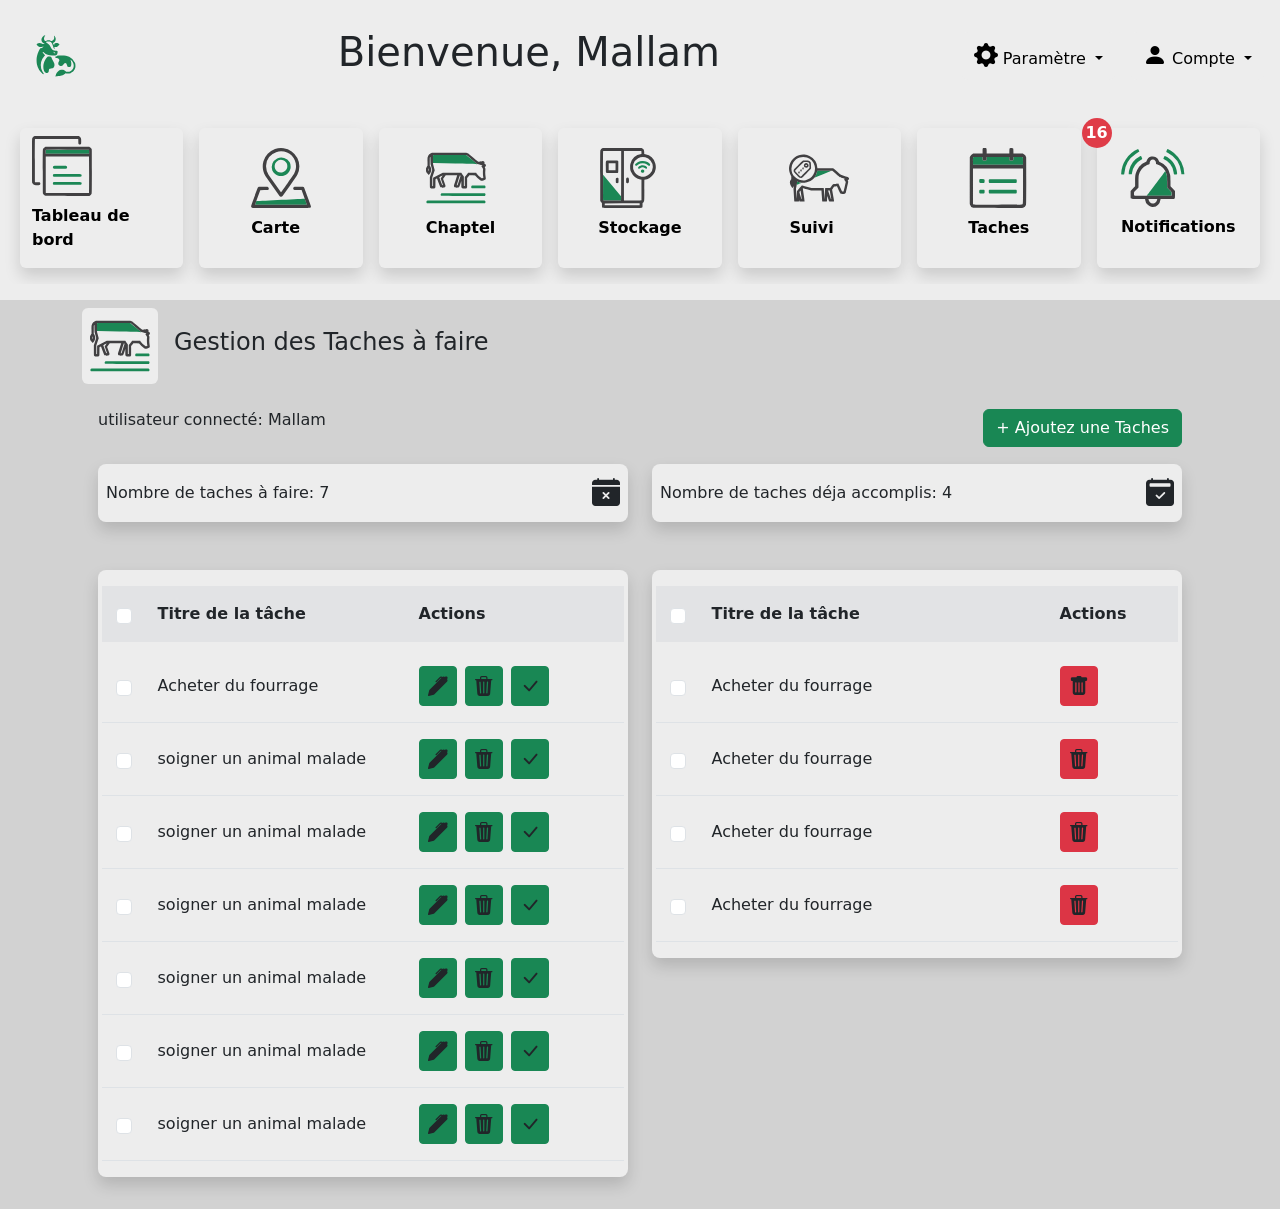
<file: taches.html>
<!DOCTYPE html>
<html lang="en">

<head>
    <meta charset="UTF-8">
    <meta name="viewport" content="width=device-width, initial-scale=1.0">
    <title>herdtech-app</title>
    <link href="https://cdn.jsdelivr.net/npm/bootstrap@5.3.8/dist/css/bootstrap.min.css" rel="stylesheet"
        integrity="sha384-sRIl4kxILFvY47J16cr9ZwB07vP4J8+LH7qKQnuqkuIAvNWLzeN8tE5YBujZqJLB" crossorigin="anonymous">
    <link rel="stylesheet" href="https://cdn.jsdelivr.net/npm/bootstrap-icons@1.13.1/font/bootstrap-icons.min.css">
    <link rel="stylesheet" href="./style.css">
</head>

<body class="body-couleur">
    <nav class="p-3 d-none d-lg-block">
        <ul class="d-flex justify-content-between align-items-center list-unstyled  flex-nowrap overflow-auto">
            <li>
                <svg xmlns="http://www.w3.org/2000/svg" xml:space="preserve" width="80" height="80"
                    viewBox="0 0 158.8 158.8">
                    <path
                        d="m107.2 160.8 1.6-4.7c1.4-3.3 4.4-6.4 7.4-7.9 1.5-.7 2-.8 4.2-.8 3.1 0 4.4.5 6.7 2.7l1.6 1.5h3.3c3.3 0 3.4 0 5.1-.9 6.6-3.3 8.6-11.5 4.5-18.4-1-1.6-4.4-5.1-4.2-4.2l.9 2.9c.5 2 .6 2.7.6 5-.2 4.5-1.5 6.3-4.5 6.3q-3.7.1-4.2-4.3-.5-4.1-3.6-4-1.7 0-3.4 3.1-.6 1.4-1.8 2.1c-1 .7-1.3.8-3.1.8s-2.2-.1-3.2-.8a5 5 0 0 1-2.1-4.1c0-1.3.2-1.8 1-3.2 1.3-2.2 1.4-2.8 1-4q-.3-2-4.4-3.4c-2.2-.8-4.5-2-4.5-2.4l1-.4q1.8-.3 3.3-1.6c.7-.5 1-.6 6.6-.8 8.5-.2 13 .4 17.6 2.5a23 23 0 0 1 11.8 12.5c.7 2 1 6.8.5 9-.4 2-1.8 4.8-3.2 6.5s-4 3.6-6.3 4.5-6 1.1-8.3.6l-1.6-.3-1.1 1a16 16 0 0 1-6 3.6c-1 .2-4 .7-6.7 1zm-25.5-5.4a32 32 0 0 1-11-18c-.8-3-1-9.7-.6-13 .7-5.2 2.8-11.6 5.4-16.3 1.4-2.6 1.7-3 2.6-3q2.3 0 4.4-2 1.3-1.2 1.4-1.5l-2.5.5c-4.2 1.2-6.6.6-9.8-2.7-1-1-1.7-2-1.7-2.1 0-.5 2-1.9 3.5-2.3q3-1 6.5.6c2.3 1 3.6 1.2 5.1.8q2.3-.3-.4-1.1c-3-1.1-5-4-5-7.1s1.7-6.1 4.3-7.8c.9-.5 3.2-1.3 3.2-1l-1 1.9c-1 2-1.5 4.4-1.3 5.7.3 1.2 1.3 3 2 3.3s1 .2 2.7-.3c2.6-.9 6-1 8.1-.2.8.3 1.8.5 2.1.5 1.6 0 4.4-2.4 5-4.4.4-1.2.4-3.4.1-5q-.4-1.4.3-.8.6.3 1.3 1.5c3 4.6 1.6 10.2-3 12.5l-1.2.6a35 35 0 0 0 2.8 4.6V96l1.3-.6c1.9-1 5-1 6.8 0q1.3.7 1.8 1.3c.5.5.5.6.1 1.1a16 16 0 0 1-4.1 4c-1 .5-1.6.6-3.5.6h-2.2l.4 2c.7 2.6.7 2.6-.3 1.7s-1.4-1.6-2.7-5.4c-1.8-5.3-3.3-7.6-5.3-8.5-1.8-.8-7.3-.6-8.7.3-.4.3-.2.5 3.3 3 3 2 4 3.1 6.1 7.3 3 5.6 4.7 6.8 10 7 3.1.2 3.6.4 3.7 1.7q.2 2.9-.7 4.7c-1 2.2-2.5 2.8-7.3 3.2-7.4.7-14.6-1.4-18.6-5.4-1.4-1.5-1.8-1.7-2.4-1.5q-.7 0-.7.4c0 .6 2 3 3.3 4.4l1.5 1.4-1.3 1.5a28 28 0 0 0-6.4 25c.7 2.5 2.7 6.9 4.2 8.8 1 1.2 1 1.4.6 2q-.3.4-.6.5zm25.6-40.7q.5-.8-.9-1-1.2-.1-1.3-1.1-.2-1.1-1-.8c-.4.4-.5 1.4 0 2.1.5 1 2.4 1.5 3.2.8m-19 38.8c-5-2.6-6.5-13.5-3.1-22l2-4c1.2-2 4.3-5.5 5.2-6 .3-.1 6.5.4 6.7.6l.5 1.7q.5 2 4.2 8.6c2.3 4.3 2.4 8.4 0 10.7-1.2 1.4-2.3 1.7-5 1.8q-3.2 0-3.8 1.3c-.2.4-.5 1.7-.7 3-.3 3-.8 3.7-2.3 4.4s-2.2.6-3.6-.1"
                        style="fill:#1B8755;stroke-width:.264583" transform="translate(-29.1 -40.9)" />
                </svg>
            </li>
            <li>
                <h1>
                    Bienvenue, Mallam
                </h1>
            </li>
            <li class="d-flex justify-content-between align-items-center gap-3">
                <div class="dropdown ">
                    <button class="btn btn-secondary dropdown-toggle bg-white text-bg-warning border-0" type="button"
                        data-bs-toggle="dropdown" aria-expanded="false">
                        <i class="bi bi-gear-fill fs-4"></i>
                        Paramètre
                    </button>
                    <ul class="dropdown-menu ">
                        <li><button class="dropdown-item mode-sombre" type="button">
                                <i class="bi bi-moon-fill"></i>/
                                <i class="bi bi-brightness-high-fill"></i>
                                Mode Sombre
                            </button></li>
                        <li><button class="dropdown-item" type="button">
                                <i class="bi bi-globe"></i>
                                Langage
                            </button></li>
                    </ul>
                </div>
                <div class="dropdown ">
                    <button class="btn btn-secondary dropdown-toggle bg-white text-bg-warning border-0" type="button"
                        data-bs-toggle="dropdown" aria-expanded="false">
                        <i class="bi bi-person-fill fs-4"></i>
                        Compte
                    </button>
                    <ul class="dropdown-menu ">
                        <li><button class="dropdown-item mode-sombre" type="button">
                                <i class="bi bi-person-fill-gear"></i>
                                Paramètre du compte
                            </button></li>
                        <li><button class="dropdown-item" type="button">
                                <i class="bi bi-arrow-right-square"></i>
                                Se déconnecter
                            </button></li>
                    </ul>
                </div>
            </li>
        </ul>
        <div class="row gap-3 p-3 flex-nowrap overflow-x-auto">
            <a href="./aceuil.html"
                class="col d-flex flex-column justify-content-center align-items-center shadow rounded-2 text-decoration-none text-black">
                <div>
                    <div class="mt-2 mb-2">
                        <svg xmlns="http://www.w3.org/2000/svg" width="60" height="60" viewBox="0 0 100 100">
                            <path
                                d="M36.5 81.3c-.7-.2-1.6-1.2-1.7-1.9q-.2-1.4.8-2.3l.6-.5h22.5c24.8 0 23.1 0 23.8 1.2.7 1.3 0 2.9-1.3 3.3a1499.4 1499.4 0 0 1-44.7.1m-1-13.8q-1.4-1.3-.3-3c.7-1.1-.1-1.1 23.5-1.1 24.1 0 22.9 0 23.7 1.2q.7 1 .1 2.3c-.6 1.4 1 1.3-24 1.3H36.3Zm.1-13.5q-1.2-1-.7-2.5.3-1.2 1.7-1.5c1-.3 19.5-.2 20.4 0 1.3.5 2 2.1 1.3 3.4s-.2 1.2-11.6 1.2H36.2ZM22.8 26.4c0-2.6 0-3 .4-3.3.3-.3 3-.3 35.8-.3s35.6 0 35.8.3q.3.3.4 3.3v3H22.8Z"
                                style="display:inline;fill:#1B8755;stroke-width:.2" />
                            <path
                                d="M22.3 99.7a6 6 0 0 1-3.8-3.4C18 95.3 18 94 18 59c0-35.2 0-36.3.4-37.3a6 6 0 0 1 3-3.1l1-.5h73l1 .5a6 6 0 0 1 3 3.1c.4 1 .4 2 .4 37.3s0 36.3-.4 37.3a6 6 0 0 1-3 3.1l-1 .5H59.3c-28.8 0-36.4 0-37-.2M95 94.8c.1-.3.2-10 .2-30.4L95 34.3H22.9v30.2l.1 30.4c.2.3 6.2.3 36 .3 35.2 0 35.8 0 36-.4m.2-68.4q0-3-.4-3.3c-.2-.3-3-.3-35.8-.3a384 384 0 0 0-35.8.3c-.4.3-.4.7-.4 3.3v3h72.4ZM4.3 81.7a6 6 0 0 1-3.8-3.4C0 77.3 0 76 0 41 .1 5.8.1 4.7.5 3.7a6 6 0 0 1 3-3.1l1-.5h73.2l1 .5q2.3 1.4 3 3.5.3.9.3 4.5c0 4-.2 4.8-1.2 5.3-.8.4-2 .4-2.6 0-.9-.7-1-1.2-1-5 0-2.9 0-3.5-.3-3.8S73 4.8 41 4.8c-32 0-35.6 0-35.9.3S4.8 9 4.8 41c0 32 0 35.6.3 35.9s.9.3 3.7.3c3.8 0 4.4.1 4.9 1.2.6 1.2 0 2.8-1.2 3.3-.9.4-7 .4-8.2 0"
                                style="display:inline;fill:#414042;stroke-width:.2" />
                        </svg>
                    </div>
                    <p class="fw-bold">
                        Tableau de bord
                    </p>
                </div>
            </a>
            <a href="./carte.html"
                class="col d-flex flex-column justify-content-center align-items-center shadow rounded-2 text-decoration-none text-black">
                <div>
                    <div class="mt-2 mb-2">
                        <svg xmlns="http://www.w3.org/2000/svg" width="60" height="60" viewBox="0 0 100.2 100">
                            <path
                                d="m6.8 94.6 1-3.2L9 88.5h.7c5.2-.4 79.9-4 80-4l3 8.1.8 2.2H50c-34.5 0-43.3 0-43.3-.2m40.4-48c-5.1-1.2-9.2-4.3-11.5-9a16.2 16.2 0 0 1 29-14.1 13 13 0 0 1 1.6 7.1c0 2.2 0 3-.5 4.3a16 16 0 0 1-11.2 11.3c-2 .5-5.6.7-7.4.3m5.8-6c3.7-1 6.6-3.9 7.5-7.5.6-2.3.3-5.2-.8-7.5-.9-1.7-2.9-3.7-4.8-4.6a10 10 0 0 0-12.2 2c-6.6 6.7-2 18 7.4 18q1.8 0 3-.3"
                                style="display:inline;fill:#1B8755;stroke-width:.2" />
                            <path
                                d="M1.6 99.6Q.1 98.8.1 97.3c0-1 11-31 11.6-31.7.9-1 1.2-1 8.7-1 6.4 0 7.2 0 7.8.4 1.4.7 2 2.3 1.3 3.7s-.7 1.4-7.7 1.5l-6.3.1-2.2 6.2a388 388 0 0 0-6.5 18.2h86.6l-1.8-4.8-4.4-12.2-2.7-7.5h-6c-6 0-6 0-6.7-.5-1.9-1.2-1.8-3.7.2-4.7.6-.4 1.4-.4 7.8-.4 7.8 0 8 0 8.8 1.2.4.5 11.1 29.5 11.5 31q.1.7-.2 1.6c-.8 1.8 4.2 1.6-49.7 1.6-45.2 0-48 0-48.6-.4m47-18.8q-.7-.4-1.3-1.1L24.6 47.4c-2-2.9-3.6-6.8-4.4-10.8a30.6 30.6 0 1 1 57.2 8q-1.1 2.2-12.7 18.6l-12 17c-1 1-2.6 1.2-4 .6M60.8 59c5.8-8.3 11-16 11.5-17 3.6-6.7 3.9-14.5.8-21.5A25 25 0 0 0 42 6.8a24.9 24.9 0 0 0-16.7 21.7q-.8 8.9 4.2 16.4L50 74c.1 0 5-6.8 10.7-15"
                                style="display:inline;fill:#414042;stroke-width:.2" />
                        </svg>
                    </div>
                    <p class="fw-bold">
                        Carte
                    </p>
                </div>
            </a>
            <a href="./chaptel.html"
                class="col d-flex flex-column justify-content-center align-items-center shadow rounded-2 text-decoration-none text-black">
                <div>
                    <div class="mt-2 mb-2">
                        <svg xmlns="http://www.w3.org/2000/svg" width="60" height="60" viewBox="0 0 254.1 215">
                            <path
                                d="M4 214.1c-3-1.8-3-8 0-10 .8-.7 13-.8 122.7-.8 93.5 0 122 .2 122.9.6q2.4 1 2.3 5.4c0 2.3-.1 2.8-1.2 4l-1.3 1.4-122 .1C8.1 215 5.4 215 4 214.1M64.6 183q-2.5-1.4-2.5-5c0-2.8.7-4.3 2.4-5.3 1.1-.7 8-.7 92.9-.7H249l1.5 1.4c1.3 1.4 1.4 1.7 1.4 4.4s0 3-1.4 4.3l-1.5 1.5h-91.7c-72.7 0-92-.2-92.7-.6m103-31.1q.5-.2.8 0 .2.3-.6.3t-.2-.3m27.3-.9q-.9-.2-2.1-1.4c-1.2-1.2-1.3-1.6-1.3-4.3 0-2.8.1-3 1.4-4.4l1.4-1.4 26.4-.1c18-.1 26.8 0 27.9.3 2.5.7 3.3 2.2 3.3 5.6s-.8 4.9-3.3 5.6c-1.5.4-51.6.5-53.7.1M18 149.7q-.8-1 .2-.1l.7.7q0 .5-.9-.6m156.3-23c0-10.7 0-15 .1-9.6zM27.4 141.5h1.7q.5.1-1 .2-1.4 0-.7-.2m133.2-20.1v-10.3zm3.4.8a912.8 912.8 0 0 1 0 0m89.3-12.5q0-1 .2-.5v1.3q-.2.4-.2-.8m-36-2-.8-1 1 .9q.8.7.9 1 0 .5-1.1-.9m-4.7-4.7-.9-1 1 .8q1.4 1.1.8 1.1zm13-1.5q-.8-1 .2-.2 1.1 1 .6 1zm15.6-5.1q0-.7.3-.3 0 .5 0 .8-.3.3-.3-.5m-45.8-.2-12-.2 11.9-.1c7.5 0 12 0 12.1.3l.2.3zm-52-.9q.2-.3.7-.2.8.6-.3.5-.5 0-.4-.3m107.7-2q0-.6.3-.2v.8q-.3.3-.3-.5m-10.3-1.6q0-1.2.3-.5v1.2q-.3.4-.3-.7m10-7.1q0-2.4.2-1.4v2.8q-.2 1-.2-1.4m-10-6.5q0-.8.2-.5.3.6 0 1-.1.5-.2-.5m10.3-2q0-.6.3-.2v.8q-.3.3-.3-.5m-9.9-3q0-.6.3-.2 0 .6 0 .8-.3.3-.3-.5M10 72.3q0-1 .2-.5v1q-.2.5-.2-.5m241.6 0q0-1 .2-.5v1q-.2.5-.2-.5M0 69.4q0-.7.3-.3v.9q-.3 0-.3-.6m22 0q0-.7.2-.3v.9q-.3 0-.2-.6M6.2 40.2a602.5 602.5 0 0 1 0 0m9.9-.6a620 620 0 0 1 0 0m106.9 7L33.4 44h-3.7V27.8c0-15 0-16.1.8-16.8.7-.6 5.9-.7 70.4-.6l69.6.1 2.1 1.2c1.2.6 11.4 9 22.8 18.8 16.5 14 21 17.8 22.6 18.3 1.8.5 1.7.6-3.7.5-3 0-44.2-1.2-91.3-2.7M19 45.1q0-1.2.2-.7v1.5q-.2.5-.2-.8M223 38h1q.5.2-.4.2t-.6-.2m17.4-2.6h1.3q.4.2-.7.2t-.6-.2M11.6 9.7q0-.1.8-.7 1-.8.1.1-.8 1.2-.9.6M28.7.1h.8q.3.3-.5.3t-.3-.3M169 .1h.8q.2.3-.6.3t-.2-.3"
                                style="display:inline;fill:#1B8755;stroke-width:.429915" />
                            <path
                                d="M20.9 151.4q-3.1-1.6-4.1-4-.5-1.4-.5-22.2v-20.9l5-15.1 5-15.2-3.2-11.7-3.6-13c-.2-.8-.4-8.3-.6-16.8L18.7 17l-1.3 2.6-1.3 2.5-.1 16.6-.1 16.5 1.2 1.7a25 25 0 0 1 5 15.5c0 7.4-2.4 13-7.8 18.7l-3.1 3.3L8 91a25.6 25.6 0 0 1-3.4-32.9l1.8-2.7V38.7c0-16.2 0-16.8 1-20.1C10 10 16.4 3.7 25.2 1 27.6.3 31 .2 99 .2h71.4l3.1 1c1.7.6 4.3 1.8 5.6 2.7 1.3.8 11 9 21.6 18C219 37.5 220 38.3 221.6 38.3c2 0 12.4-1.5 15.3-2.1q7.2-1.8 9.9 2.6c1.5 2.5 1.5 4 .2 7.3-.2.5 0 .8 1.4 1.2q3.6 1.1 5 4.2c1.3 3.2 0 6.9-3 8.7l-1.8 1 1.6 3c1.7 3.4 1.8 4.1 1 14.3-.6 7.2-.3 13.8 1.1 23.5 1.1 7.3 1.1 9.2.1 11-1 2.1-2.3 2.7-9.3 4.8-7.7 2.3-8.2 2.2-13.7-1.3a76 76 0 0 1-20.5-18l-1.9-2.6h-23.3l-4.8 5.8-4.8 5.9v39.1l-1 1.8c-1.6 2.7-3.4 3.4-9.2 3.6-8.7.4-11.5-.5-13.3-4.2-1-1.9-1-2.3-1-14.8v-13l-4.2 12.4c-2.3 6.8-4.6 12.7-5 13.3-1.8 2-3.9 2.5-10.3 2.5-6.7 0-8-.3-10-2.7a7 7 0 0 1-1.7-6c.1-.7 3.3-10.7 7-22.2l6.6-21.5c0-.3-7-.5-24.2-.4H83.6l-4.7 6.7-5.5 7.9-.8 1.2 5 13.7c2.6 7.5 5 14.2 5.1 14.8.4 1.8-.5 4.6-2 6.2-2 2-4.2 2.4-11 2.3-5.3-.2-6-.3-7.5-1.2-.9-.6-2-1.7-2.4-2.6l-7-18.3-6.2-17-3.3 1.6-3.1 1.7L40 130l-.2 17.4-1.3 1.6c-2 2.7-3.8 3.3-10.3 3.3-4.6 0-6-.2-7.3-.8m9.1-27.6.1-17.8 20.5-10.5 20.5-10.4h78.4l5.4 8.2 5.5 8.2v40h3.9V103l7.1-8.7 7.2-8.8h33.7l2.7 4a68 68 0 0 0 21 19.4c1 .3 6.9-1.5 6.9-2.1l-1-6.5a140.8 140.8 0 0 1-.5-27.9l.5-3-3.8-6-3.8-6 2.2-1.2c1.1-.5 2.1-1.1 2.1-1.3s-9.8-3.2-20.2-6.2c-2.2-.6-4.3-2.3-23-18.3a478 478 0 0 0-22.8-18.8l-2.1-1.2h-69.6c-65-.2-69.7-.1-70.5.5s-.8 1.6-.6 19.3v18.5l3.7 12.8L37 74.3 31.9 90l-5.3 15.6V142l1.7-.1 1.6-.1zm41.8 13.4-4.7-13.8-4.8-14c0-.3 1.9-3.1 4.1-6.4l4.1-6c0-.5-13.8 6.7-14 7.2-.1.3 2.3 7.4 5.4 15.8l6.1 16.4c.4 1 .7 1.2 2.1 1.2q1.6 0 1.7-.4m67-15.4 6.3-19.4 1.1-3.6-1.1-2q-1-1.6-1.5-1.5c-.2.2-3.3 9.8-7 21.3l-6.6 21h3.6zM12.3 73.4c.3-3.2-.4-7.2-1.1-6.5-1.2 1.2-1.3 8.7-.2 10.5.5 1 1.1-.8 1.3-4"
                                style="display:inline;fill:#414042;stroke-width:.429915" />
                        </svg>
                    </div>
                    <p class="fw-bold">
                        Chaptel
                    </p>
                </div>
            </a>
            <a href="./stokage.html"
                class="col d-flex flex-column justify-content-center align-items-center shadow rounded-2  text-decoration-none text-black">
                <div>
                    <div class="mt-2 mb-2">
                        <svg xmlns="http://www.w3.org/2000/svg" width="60" height="60" viewBox="0 0 278.4 300">
                            <path
                                d="m23 281.1.1-4.2h174l-86.8.1-86.8.2-.3 4-.2 4.1zm-7.6-19.4c-1-1-1-6.2-.9-64.7l.2-63.6L59.4 187l44.7 53.7.3-113.4.3-113.3.2 108c0 59.5 0 115.4-.3 124.4l-.4 16.3H60.3c-41.8 0-44 0-45-1.1M207.8 123c-3.9-2.3-5.2-6.2-3.5-10.5 2.4-6.3 10.1-7.6 14.7-2.3 3.4 3.9 2 10.8-2.7 13a10 10 0 0 1-8.5-.2m-15-19.5q-3.3-1.3-3.2-5.2c0-1.5.6-2.5 3-4.8 9-8.7 24-10.2 35.1-3.4q10.9 6.6 5.7 12-3.7 3.8-8.7-.4a19.4 19.4 0 0 0-24.7 0c-3 2.5-4.7 3-7.2 1.8m-15-15q-3.1-1.7-3.2-5.4c0-3 7.5-9.4 15.3-13.4a42 42 0 0 1 20.4-4.7c9.5-.4 15.6.7 22.7 4 7.5 3.3 16.1 10 16.9 13 .5 2-.7 5.4-2.2 6.3-2.6 1.4-5.1.8-8.5-2.1q-6.9-6-15.1-8.6a42 42 0 0 0-23.4 0 44 44 0 0 0-15 8.5c-3.7 3.1-5.4 3.6-7.9 2.4"
                                style="display:inline;fill:#1B8755;stroke-width:.6" />
                            <path
                                d="M12.9 299C9.4 297.5 9 296 9 284.6c0-5.7-.2-10.3-.5-10.3-1.1 0-5.7-5.2-7-7.8l-1.2-2.7V138.9C.3 17.6.3 14 1.4 11.1c1.6-3.9 5.1-7.6 9-9.4L13.5.3h193.8l3.4 1.7c2 1 4.3 2.7 5.3 3.9 3.5 4.2 3.9 5.7 4.2 15.4l.3 9 5 1A64 64 0 0 1 275.7 77a64 64 0 0 1-54.6 81.5s-.2 23-.2 51.2c0 55.4 0 55-3.3 59.7-.9 1.4-2.5 3-3.6 3.8l-2 1.4-.1 10.1c0 8.5-.2 10.4-1 11.8-2.3 3.8 4.5 3.6-100.5 3.6-84 0-95.8-.1-97.4-1m184.5-17.9v-4.5l-87.1.1-87.2.2-.2 4.4-.2 4.3h174.7zm-92.8-34.6c.2-9 .4-64.9.4-124.2V14.4H60.6c-39.5 0-44.4.1-45.3 1s-.9 12.8-.9 123c0 112.9 0 122.3 1 123.3s3.1 1.1 44.9 1.1h44zm-22.8-71c-3.3-1.4-3.8-3.3-3.8-13.3 0-7.8.1-9.1 1.2-10.9q1.8-3.2 6.4-3.1c1.6 0 2.6.5 4.2 2l2 2v10c0 10.7-.2 11.6-3.6 13.3q-3 1.6-6.4 0m-50-51.5a8 8 0 0 1-2.8-3.4c-.5-1.5-.7-9.3-.8-26.9 0-26.9 0-27.4 3.3-30 1.6-1.3 1.9-1.3 28.3-1.3h26.7l2 2 2.1 2v27.3c0 29.9.1 28.9-3.6 30.8-1.5.8-5.8.9-27.5.9H33.8Zm45-30.4V76.2H42.6V111h34.2zm128.3 168.3 1.3-1V158.4l-1.4-.3-4.9-1a65 65 0 0 1-45.3-37c-4.1-9.5-5.1-14.6-5-25.9 0-8.7.2-10.6 1.6-15.7a66 66 0 0 1 53.9-47.9c1 0 1.1-.6 1.1-7 0-5.7-.2-7.2-1-8.1-1-1-3-1.1-43.8-1.1h-42.8v248.4h42.5c37.4 0 42.6-.1 43.8-1m-71.7-86.5c-3.2-1.5-3.8-3.7-3.8-13.4 0-9.4.5-11.3 3.6-12.9a7 7 0 0 1 10.2 4.4c.8 3 .7 15.5-.2 18s-4 5-6.3 4.9c-.9 0-2.5-.5-3.5-1m91.9-33.2a47 47 0 0 0 24.1-14 48.7 48.7 0 0 0 2.7-64.8 54 54 0 0 0-26.5-16.9 50 50 0 0 0-59 32.8c-1.8 5.4-1.9 6-1.9 14.9 0 8 .2 9.9 1.4 13.8 6 19 21.5 32.4 41.2 35.4 4.7.7 12 .2 18-1.2"
                                style="display:inline;fill:#414042;stroke-width:.6" />
                        </svg>
                    </div>
                    <p class="fw-bold">
                        Stockage
                    </p>
                </div>
            </a>
            <a href="./suivi.html"
                class="col d-flex flex-column justify-content-center align-items-center shadow rounded-2 text-decoration-none text-black">
                <div>
                    <div class="mt-2 mb-2">
                        <svg xmlns="http://www.w3.org/2000/svg" width="60" height="60" viewBox="0 0 752.2 590.4">
                            <path
                                d="M309.7 451.4c18-.2 47.5-.2 65.5 0 18 .1 3.3.3-32.8.3s-50.8-.2-32.7-.3M98.5 377.8c.6-1.6 1.2-11 1.5-20.9s.8-18 1.1-18 3.8 1.4 7.9 3c14 6 37.7 12.3 45.7 12.3 2 0 3.5.5 3.5 1 0 .9-36.5 16.2-58.3 24.6-2 .7-2.2.4-1.4-2m218-88.3c15.6-17.6 29.7-47 35.5-73.8 1.3-6 2.5-11 2.7-11.1.2-.2 40.2-.2 88.9 0l88.5.3-105.2 42.5a9110 9110 0 0 0-110 45l-5 2.4zm-222-33-30.1-30.4 30.4 30.1 30.4 30.4c0 .9-2.8-1.8-30.7-30m67.3 10c0-.1 20.8-21 46.3-46.3l46.4-46-46 46.3c-42.9 43-46.7 46.9-46.7 46M95.6 153a1133 1133 0 0 1 30.7-30.1c.4 0-13 13.6-29.5 30.1A1133 1133 0 0 1 66.1 183c-.3 0 13-13.5 29.5-30m309.2 18.6c26.2-.2 68.7-.2 94.5 0s4.3.3-47.6.3c-52 0-73-.1-46.9-.3"
                                style="fill:#1B8755;stroke-width:1.18081" />
                            <path
                                d="M68 588.9c-1.9-1.4-2.6-9.6-7-80.2L56.1 430l3.3-16.4a314 314 0 0 0 3.2-18c0-1-2 1.6-4.4 5.6-13.7 22.4-14.8 22.7-25 6.8-26-40-29.5-70.8-10.3-91.3l5.4-5.8v-36.7L23 265C6.4 236-2.3 196 1 163.5 3.6 137.8 8 122 19 99.8A216 216 0 0 1 33.2 75c9.3-13.2 28-32 40.9-41.1C108.7 9.3 154.3-3.1 194.2 1c24 2.5 41.5 7.5 62.6 17.9a177 177 0 0 1 98.6 147.8v5.6l98.3.3 98.3.3 5.3 2.6c3 1.5 25 20 49 41.2 24 21.1 44 38.7 44.5 39l43.1 13.5c23.3 7.1 44.2 14 46.5 15.1a22 22 0 0 1 7.9 30.7c-2.8 4.2-8.1 8.7-11.8 10-.5.1.7 3.2 2.6 6.7q3.6 6.5 3.6 11.7c0 4.5-26.1 121-29.7 132.4a32 32 0 0 1-23.5 20.6c-6.4 1.2-31.5-1.5-37-4-9.5-4.2-12-8-31.9-51-10.3-22.4-19.2-41-19.7-41.6-.6-.8-36.3 4.5-37.2 5.5l-12 17.6c-11.7 17.3-11.8 17.5-10.8 22.5 3.3 16.1 24.7 137 24.7 139.3 0 5.4-1 5.6-32 5.6-29.1 0-29.4 0-31-2.7-1-1.4-6.4-16.9-12-34.3a418 418 0 0 0-10.8-31.1c-.2.2-1.2 15-2.2 32.8-1.4 28-2 32.5-3.7 33.8-2.9 2.1-53.4 2.1-56.3 0-1.7-1.3-2.5-9.8-6-67-2.4-36-4.2-66.7-4.2-68.1V451H277l-51.7-14.4c-28.4-8-51.9-14.2-52.1-13.9s4.8 37.4 11.3 82.5c11.4 78.8 11.8 82 9.7 83.5-1.7 1.2-8.6 1.6-30.4 1.6-16 0-29-.5-30.3-1.1s-3-4.3-4.3-9.2c-2-7.3-2.3-7.7-3-4.5-.4 2-.8 5.6-.9 8q0 4.4-2.4 5.6c-3.6 1.9-52.2 1.6-54.9-.3m92.6-29.7c0-2.3-14-98.4-14.9-102.2-.7-2.8-1-2.6-7.6 4.7-6.3 7-7 8.2-7 13 0 3.4 4.2 19.2 11.8 44.3l12.4 40.4c.7 2 5.3 1.9 5.3-.2m289.1-69.6c2.4-48.2 3.7-66 4.8-67.4 1.4-1.6 5.7-1.8 31.5-1.8h30l16-21.2a368 368 0 0 1 17.4-22.2c2.1-1.3 67-12 68.7-11.4.8.3 11.7 22.5 24.2 49.4 25.5 54.5 22.4 50.2 35.6 50.2 5.6 0 5.7 0 6.9-4.4a2797 2797 0 0 0 26.7-115.7c-.4-1-5-7.8-10.1-15.1a73 73 0 0 1-9.4-15.7q0-2.4 4.8-5.3c2.6-1.6 4.4-3.2 3.8-3.5-.5-.3-14.8-4.6-31.7-9.6s-32.3-10.3-34.2-11.7-21.9-19-44.3-39l-43.3-38.8c-2.4-2.2-5.6-2.3-97.3-2.2-52.2.1-95 .3-95.1.4-.2.2-1.4 5.2-2.7 11a179 179 0 0 1-138 136.6c-9.8 2.2-15.1 2.5-36.9 2.5-22 0-26.8-.3-36-2.5-13-3.1-22.5-6.2-32.1-10.2-4-1.7-7.7-3.1-8-3.1s-.6 6.4-.6 14.3c0 12.7-.8 17.9-6.6 46.3l-6.5 32 3.9 61.7c2 33.9 4 61.4 4.2 61.2s1.5-21.3 2.7-46.8c1.3-25.6 2.6-47.6 2.9-48.9.6-2.5 56.5-68.7 59.7-70.6 1.4-.8 18 3.3 61.8 15.6l59.9 16.7h152.2l1 2.6c.7 1.5 2.8 30 4.8 63.5 3.7 61.6 5 77.7 5.7 71.8.2-1.8 1.9-32.7 3.6-68.7m80 68.6-9.5-52.8-9.6-52.3c-.6-1.7-2.1-2-10.7-2-9.9 0-10 0-9.2 2.6l31.4 96.3c3 9 4 10.9 6 10.9 1.8 0 2.2-.6 1.7-2.7M209 322.5a148 148 0 0 0 112.1-181.6 149 149 0 0 0-96.3-103 153 153 0 0 0-91.3-.7c-31.6 10-60 31.4-78.3 59a140 140 0 0 0-24.5 81.5c0 40.2 13.5 73.7 41.2 102.5 23.6 24.5 50 38.2 84.6 44 12.7 2.2 39.2 1.3 52.5-1.7m-72.6-29.3c-5.2-1.7-9.9-5.9-39.9-35.7s-34.2-34.4-36.3-40q-4.2-11.6-.4-23.3c1.7-5.3 7.3-11.3 54.6-58.8 29-29.1 54.6-54 57-55.2 8.2-4.2 12.9-4.5 46-2.9 27.5 1.4 32.3 2 37.3 4.1 8.9 4 15.5 11.5 18.2 20.4 1.2 4.4 3.3 38.7 3.5 58.7.2 11.8-.1 13.7-2.9 19.3-2.4 4.9-13.8 17-54.7 57.7-35.6 35.5-53.4 52.4-57 54.2-7 3.5-17.7 4.1-25.4 1.5m25-26.2c13.3-11.8 93.1-92.3 94.8-95.6 1-2 1-9.5 0-32.4-1.6-33-2.1-35.3-9.4-38.8-5-2.4-59.2-5.4-63.9-3.5A1250 1250 0 0 0 129 149l-51 51.2V212l31.5 31.6 31.7 31.6h5.5c5.3 0 6.2-.5 14.8-8.1m-35-26.7-1.6-3-2.8 2.6c-2.5 2.3-2.7 2.4-3.5.4q-.7-2 1.2-3.2 3.5-2 .5-6.8c-1.3-2.1-1.6-2.2-3.5-.4-1.2 1-3 1.5-4 1-1.8-.6-1.8-1 .6-3.6 2.7-2.8 2.7-3 .7-6-1.5-2.3-1.7-3.4-.7-4.5q1.4-1.6 3.6 1.6l2.2 3 3-2.8c2.8-2.6 2.8-3 1.1-5.6-1-1.5-1.5-3.7-1-4.8.6-1.8 1-1.6 3.4 1.3s2.8 3.1 4.2 1.4q1.6-2.2 3.2-.6c1.4 1.2 1.3 1.8-.7 4-2.5 2.6-2.5 2.6-.2 5.4 2 2.4 2.5 2.6 4.2 1.2 3-2.5 4.8.2 2 2.8-2.4 2.1-2.4 2.2-.1 5.4 1.9 2.7 2 3.5.7 4.6s-2 .6-3.7-1.8l-2-3.1-3 3c-2.8 2.8-2.8 3-1 6 2 2.8 1.7 5.4-.4 5.4-.5 0-1.6-1.3-2.5-3m3-17.8-2.1-3.2-3 3c-3 3-3 3.1-1 6.3l2.1 3.1 3-3c3-3 3-3 1-6.2m22.3-7c-2-2.8-2.2-2.9-4.2-1.1-3.3 3-5.3.8-2.2-2.5 2.4-2.6 2.4-2.8.5-5.8-2-3-2.2-3-4.3-1-1.7 1.5-2.6 1.6-3.6.6s-.8-2 .8-3.8c2-2 2-2.7.6-5.3-2.2-4.2.2-6.6 2.8-2.8l2 2.7 2.9-2.8c2.8-2.7 2.9-3 1-5.7-1.4-2.2-1.5-3.2-.4-4.2q1.4-1.6 3.2 1.3c1.7 2.5 2 2.6 3.9.9 1.7-1.6 2.2-1.6 3.4-.2 1 1.3 1 2-.4 3.1-2.3 1.8-2.3 3.5 0 6.4 1.3 1.8 2 2 3.4.8 2.8-2.3 4.7-.3 2.3 2.4-2 2.2-2 2.5-.1 5.7 1.8 3 1.8 3.5.2 4.8q-1.6 1.3-1.8.4c0-.5-.8-2-1.7-3.3-1.7-2.2-1.8-2.2-4.7.5-2.8 2.7-2.8 2.8-1 6.1 1.5 2.5 1.7 3.7.7 4.7s-1.8.5-3.3-1.8m2.4-12.4c1.9-2 2-2.8.6-5.3-2-3.6-2.5-3.7-5.7-.3-2.3 2.6-2.4 3-.7 5.4 2.2 3.2 3 3.2 5.8.2m23-12c-2-4-2.1-4-4.6-1.7-3.5 3.2-5.6 1-2.4-2.3 2.5-2.7 2.6-3 .6-5.9s-2.1-3-4.2-1.1c-3.4 3-5.5.9-2.4-2.4 2.5-2.6 2.5-2.8.5-5.8-1.5-2.3-1.6-3.5-.7-4.5q1.3-1.5 3.7 1.6l2.3 2.8 2.7-2.7c2.7-2.6 2.7-2.8.8-6.1-1.7-3-1.8-3.7-.3-4.8q1.6-1.3 1.7-.4c0 .6.8 2 1.8 3.3 1.6 2.1 1.8 2.2 4 .2 3-2.7 4.6-.2 1.8 2.9-2 2.1-2 2.4 0 5.3 1.9 3 2.1 3 4.1 1.1 3-2.6 4.5 0 1.8 3-2 2.2-2 2.4 0 5.4 2.9 4.4.5 6.7-2.8 2.7l-2.3-2.8-2.8 2.7c-2.6 2.6-2.6 2.8-.7 6.1 1.6 2.9 1.7 3.7.4 4.8s-2 .7-3-1.4m2.1-13.1c2.5-2.6 2.5-2.7.3-5.6l-2.2-3-3 2.9c-2.8 2.6-2.8 3-1.1 5.6 2.3 3.4 2.9 3.4 6 .1m26.5-13a38 38 0 0 1-17-15.6c-2.8-6.4-2.8-18.5.1-24.8 2.7-5.9 10-12.9 15.7-15.3a37 37 0 0 1 21.2-.5c6.5 2 13.9 8.7 17.1 15.7a29.3 29.3 0 0 1-26.7 41.8c-3.6 0-8.3-.6-10.4-1.3m15-19.1c3.8-2 4.8-4 4.8-9.2 0-11.3-16.8-12.6-19.5-1.6-1 3.8 1.6 9 5.4 11 3.8 1.9 5.3 1.9 9.3-.2"
                                style="fill:#414042;stroke-width:1.18081" />
                        </svg>
                    </div>
                    <p class="fw-bold">
                        Suivi
                    </p>
                </div>
            </a>
            <a href="./taches.html"
                class="col d-flex flex-column justify-content-center align-items-center shadow rounded-2 text-decoration-none text-black">
                <div>
                    <div class="mt-2 mb-2">
                        <svg xmlns="http://www.w3.org/2000/svg" width="60" height="60" viewBox="0 0 94.2 100">
                            <path
                                d="M16.9 75.7c-1-.4-1.1-.8-1.1-3 0-3.2.3-3.4 4.9-3.3l3.1.1.5.6c.5.5.5.7.5 2.5l-.2 2.4c-.4.8-1.4 1-4.3 1q-2.9 0-3.4-.3m16 .1c-1-.4-1.2-1-1.2-3.1 0-2 0-2.1.6-2.6l.5-.6h22l22.5.1c1 .4 1.1.9 1.1 3 0 2.3-.2 2.8-1.2 3.2-.8.2-43.7.3-44.3 0m-16-17.7c-1-.4-1.1-.8-1.1-3 0-3.2.3-3.4 4.9-3.3l3.1.1.5.6c.5.5.5.7.5 2.5l-.2 2.4c-.4.8-1.4 1-4.3 1q-2.9 0-3.4-.3m16 .1c-1-.4-1.2-1-1.2-3.1 0-2 0-2.1.6-2.6l.5-.6h22l22.5.1c1 .4 1.1.9 1.1 3 0 2.3-.2 2.8-1.2 3.2-.8.2-43.7.3-44.3 0M5.4 22.4c0-6 0-6.6 1-7.3.4-.3 1.4-.3 7.7-.3h7.3v2.5c0 2.4 0 2.5.5 3s.6.5 3 .5h2.3l.5-.6c.5-.6.5-.7.5-3v-2.4H66v2.5c.1 2.5.1 2.5.7 3s.7.5 2.8.5c3.1 0 3.3-.2 3.3-3.7v-2.3h7.3c6.3 0 7.3 0 7.7.3 1 .7 1 1.3 1 7.3V28H5.4Z"
                                style="display:inline;fill:#1B8755;stroke-width:.2" />
                            <path
                                d="M5.8 99.7A8 8 0 0 1 .3 94C0 93 0 88.6 0 54l.1-39 .8-1.4Q2 11 4.6 9.9l1.1-.6h7.8l7.9-.1V5c.1-5.1 0-5 3-5 3.7-.2 3.8 0 3.8 5.3v3.8H66V5.7l.2-4.3c.3-1.1 1-1.4 3.2-1.4q2.9 0 3.2 1.1l.2 4.3v3.8h7.8l7.9.1 1.1.6a8 8 0 0 1 4.4 5.6c.2.9.2 11.6.2 39.8-.1 36.4-.1 38.7-.5 39.5a8 8 0 0 1-4.7 4.7c-.9.4-3.1.4-41.5.4-35.3 0-40.7 0-41.7-.2M87.6 94c1.3-.7 1.2 1.4 1.2-30.8V34H5.4v29.3c0 25.8 0 29.4.3 29.9.7 1.3-2.5 1.2 41.4 1.2 35.3 0 40 0 40.5-.3m1.2-71.7c0-6 0-6.6-1-7.3-.4-.3-1.4-.3-7.7-.3h-7.3v2.3c0 3.5-.2 3.7-3.3 3.7-2.1 0-2.3 0-2.8-.5s-.6-.5-.7-3v-2.5H28.2v2.4c0 2.3 0 2.4-.5 3l-.5.6h-2.4c-2.3 0-2.4 0-2.9-.5s-.5-.6-.5-3v-2.5h-7.3c-6.3 0-7.3 0-7.7.3-1 .7-1 1.3-1 7.3V28h83.4Z"
                                style="display:inline;fill:#414042;stroke-width:.2" />
                        </svg>
                    </div>
                    <p class="fw-bold">
                        Taches
                    </p>
                </div>
            </a>
            <a href="./notification.html"
                class="col d-flex flex-column justify-content-center align-items-center shadow rounded-2 text-decoration-none text-black position-relative">
                <div>
                    <div class="mt-2 mb-2">
                        <svg xmlns="http://www.w3.org/2000/svg" width="63.7" height="58" viewBox="0 0 63.7 58">
                            <path
                                d="M31 57.9h.3-.2q-.2 0 0 0m1.4 0h.3-.2q-.2 0 0 0m-3.6-4.7-.3-.4zl.4.4zm6 0 .3-.3zl-.3.2zM24 50.8q0-.2.1 0v.2zm15.3 0q0-.2.1 0v.2zm-12-.3q0-.3.2 0v.1zm8.7 0q0-.3 0 0v.1zm-10.2-3.9c.2 0 18.3-24.2 18.4-24.4l.2.1c.4.8 1 2.4 1.3 3.5s.3 1.2.3 7l.1 5.7 2.2 2.2 2.3 2.5v1.6l-.1 1.6-.3.3H26m-12.2-4.2.6-.5zl-.5.6Zm-4.2-.1v-.1q.2.1 0 .2zm44.5 0q0-.3.1-.1v.2zM51 38.5l-.8-.8zl.8.8zm-38.1 0 .8-.8zl-.8.8q0-.1.7-.8m4.2.5.3-.3-.2.3-.3.2zm.6-5.8v-2.5zm31.8-5.6v-.2.3zm-35.2-.1v-.2.3zm3.4-.2q0-.2.1 0v.1zm35.4-2q-.2-.1-.3-1.5A17 17 0 0 0 42.6 10c-.2-.3-.2-.3 0-.9l1-2.1q.5 0 2.6 1.1c5.6 3.4 9.4 9.5 9.9 16 0 1 0 1-.2 1.2-.4.3-2.6.3-2.9 0m-52.9 0A28.2 28.2 0 0 1 17.1 0a9 9 0 0 1 1.2 2.6c0 .2-.2.4-1.5 1L14.6 5A25 25 0 0 0 3.4 24l-.2 1.2c-.2.3-2.9.2-3 0m7.6 0c-.1-.4 0-2.4.3-3.6A21 21 0 0 1 19 7.3q1-.6 1.2-.1c.2.2 1 2.2 1 2.5s-.1.4-1.1 1A18 18 0 0 0 11 24l-.2 1.2H7.7m52.7 0-.2-1.7A25 25 0 0 0 46.7 3.7q-1.5-.7-1.4-1c0-.3.8-2.2 1-2.5l.4-.2A26 26 0 0 1 53 3.9a28.7 28.7 0 0 1 10.4 21.3 7 7 0 0 1-3 0m-39.2-5.8.2-.3zl-.3.2zm20.6-.7q-.2-.3 0 0 .4.2.2.2zm-19.5-.4.2-.2q.2-.3 0 0zm-4.1-.7.2-.2q.3-.2 0 0zm11.2-6 .3-.2q.2-.3 0 0zm2.2-1.1h.5-.5M36.3 9l-.2-.2zl.2.3zm-4.6-1.9h.3l-.2.1q-.2 0 0 0"
                                style="display:inline;fill:#1B8755;stroke-width:.115942" />
                            <path
                                d="m31.1 58-.8-.3q-.7 0-1.8-.6a6 6 0 0 1-2-1.5 8 8 0 0 1-2.3-4.7l-.1-1h-6.6c-7.4 0-7.2 0-7.7-.7-.2-.4-.2-.6-.2-3.7V42l2.3-2.5 2.2-2.3v-5c.1-5.8.2-6.2 1-8.6a19 19 0 0 1 2.4-4.8c.9-1.3 3-3.3 4.2-4.2l3.4-1.8q.3 0 .5-.7c.6-2.2 2.4-4 4.6-4.5a6.5 6.5 0 0 1 7.7 4.3l.4.8a17.8 17.8 0 0 1 10.8 13c.3 1.3.3 1.7.4 6.4v5.1l2.2 2.3 2.3 2.5v3.6c0 3.6 0 3.8-.7 4.2-.4.3-.6.3-7 .3h-6.7l-.2 1q-.3 2.7-2.3 4.7a6 6 0 0 1-2 1.4q-1 .5-1.6.6c-.6.2-2 .3-2.4.2m2.3-3.8a5 5 0 0 0 2-1.8c.4-.7.8-1.7.8-2.2V50h-8.7v.2a5 5 0 0 0 1.4 3 4 4 0 0 0 4.5 1m17.2-7.8q.3-.1.2-1.6l-.1-1.6c0-.2-1.1-1.3-2.3-2.5l-2.2-2.2v-5.8c-.1-5.7-.1-5.8-.4-7a15 15 0 0 0-9.9-10.4L35 15v-.9q0-1.4-.8-2.4a3 3 0 0 0-4.6-.2q-.9 1-1 2.5v1l-1 .4c-4.3 1.3-8 4.9-9.3 9.2-.7 2-.7 2.3-.8 8.1v5.7c0 .1-1 1.2-2.2 2.3l-2.2 2.4-.1 1.8q0 1.6.2 1.6c.1.2 2 .2 18.6.2h18.5z"
                                style="display:inline;fill:#414042;stroke-width:.115942" />
                        </svg>
                    </div>
                    <p class="fw-bold">
                        Notifications
                    </p>
                </div>
                <div
                    class="nbre-notification rounded-circle d-flex justify-content-center align-items-center  position-absolute  ">
                    <span class="fw-bold text-white">16</span>
                </div>
            </a>


        </div>
    </nav>
    <aside class=" vh-100 position-fixed  d-lg-none ">
        <div class="row gap-3 p-3 flex-nowrap overflow-x-auto d-flex flex-column">
            <a href="./aceuil.html">
                <div class="col d-flex flex-column justify-content-center align-items-center shadow rounded-2 ">
                    <div class="mt-2 mb-2">
                        <svg xmlns="http://www.w3.org/2000/svg" width="60" height="60" viewBox="0 0 100 100">
                            <path
                                d="M36.5 81.3c-.7-.2-1.6-1.2-1.7-1.9q-.2-1.4.8-2.3l.6-.5h22.5c24.8 0 23.1 0 23.8 1.2.7 1.3 0 2.9-1.3 3.3a1499.4 1499.4 0 0 1-44.7.1m-1-13.8q-1.4-1.3-.3-3c.7-1.1-.1-1.1 23.5-1.1 24.1 0 22.9 0 23.7 1.2q.7 1 .1 2.3c-.6 1.4 1 1.3-24 1.3H36.3Zm.1-13.5q-1.2-1-.7-2.5.3-1.2 1.7-1.5c1-.3 19.5-.2 20.4 0 1.3.5 2 2.1 1.3 3.4s-.2 1.2-11.6 1.2H36.2ZM22.8 26.4c0-2.6 0-3 .4-3.3.3-.3 3-.3 35.8-.3s35.6 0 35.8.3q.3.3.4 3.3v3H22.8Z"
                                style="display:inline;fill:#1B8755;stroke-width:.2" />
                            <path
                                d="M22.3 99.7a6 6 0 0 1-3.8-3.4C18 95.3 18 94 18 59c0-35.2 0-36.3.4-37.3a6 6 0 0 1 3-3.1l1-.5h73l1 .5a6 6 0 0 1 3 3.1c.4 1 .4 2 .4 37.3s0 36.3-.4 37.3a6 6 0 0 1-3 3.1l-1 .5H59.3c-28.8 0-36.4 0-37-.2M95 94.8c.1-.3.2-10 .2-30.4L95 34.3H22.9v30.2l.1 30.4c.2.3 6.2.3 36 .3 35.2 0 35.8 0 36-.4m.2-68.4q0-3-.4-3.3c-.2-.3-3-.3-35.8-.3a384 384 0 0 0-35.8.3c-.4.3-.4.7-.4 3.3v3h72.4ZM4.3 81.7a6 6 0 0 1-3.8-3.4C0 77.3 0 76 0 41 .1 5.8.1 4.7.5 3.7a6 6 0 0 1 3-3.1l1-.5h73.2l1 .5q2.3 1.4 3 3.5.3.9.3 4.5c0 4-.2 4.8-1.2 5.3-.8.4-2 .4-2.6 0-.9-.7-1-1.2-1-5 0-2.9 0-3.5-.3-3.8S73 4.8 41 4.8c-32 0-35.6 0-35.9.3S4.8 9 4.8 41c0 32 0 35.6.3 35.9s.9.3 3.7.3c3.8 0 4.4.1 4.9 1.2.6 1.2 0 2.8-1.2 3.3-.9.4-7 .4-8.2 0"
                                style="display:inline;fill:#414042;stroke-width:.2" />
                        </svg>
                    </div>
                </div>
            </a>
            <a href="./carte.html">
                <div class="col d-flex flex-column justify-content-center align-items-center shadow rounded-2  ">
                    <div class="mt-2 mb-2">
                        <svg xmlns="http://www.w3.org/2000/svg" width="60" height="60" viewBox="0 0 100.2 100">
                            <path
                                d="m6.8 94.6 1-3.2L9 88.5h.7c5.2-.4 79.9-4 80-4l3 8.1.8 2.2H50c-34.5 0-43.3 0-43.3-.2m40.4-48c-5.1-1.2-9.2-4.3-11.5-9a16.2 16.2 0 0 1 29-14.1 13 13 0 0 1 1.6 7.1c0 2.2 0 3-.5 4.3a16 16 0 0 1-11.2 11.3c-2 .5-5.6.7-7.4.3m5.8-6c3.7-1 6.6-3.9 7.5-7.5.6-2.3.3-5.2-.8-7.5-.9-1.7-2.9-3.7-4.8-4.6a10 10 0 0 0-12.2 2c-6.6 6.7-2 18 7.4 18q1.8 0 3-.3"
                                style="display:inline;fill:#1B8755;stroke-width:.2" />
                            <path
                                d="M1.6 99.6Q.1 98.8.1 97.3c0-1 11-31 11.6-31.7.9-1 1.2-1 8.7-1 6.4 0 7.2 0 7.8.4 1.4.7 2 2.3 1.3 3.7s-.7 1.4-7.7 1.5l-6.3.1-2.2 6.2a388 388 0 0 0-6.5 18.2h86.6l-1.8-4.8-4.4-12.2-2.7-7.5h-6c-6 0-6 0-6.7-.5-1.9-1.2-1.8-3.7.2-4.7.6-.4 1.4-.4 7.8-.4 7.8 0 8 0 8.8 1.2.4.5 11.1 29.5 11.5 31q.1.7-.2 1.6c-.8 1.8 4.2 1.6-49.7 1.6-45.2 0-48 0-48.6-.4m47-18.8q-.7-.4-1.3-1.1L24.6 47.4c-2-2.9-3.6-6.8-4.4-10.8a30.6 30.6 0 1 1 57.2 8q-1.1 2.2-12.7 18.6l-12 17c-1 1-2.6 1.2-4 .6M60.8 59c5.8-8.3 11-16 11.5-17 3.6-6.7 3.9-14.5.8-21.5A25 25 0 0 0 42 6.8a24.9 24.9 0 0 0-16.7 21.7q-.8 8.9 4.2 16.4L50 74c.1 0 5-6.8 10.7-15"
                                style="display:inline;fill:#414042;stroke-width:.2" />
                        </svg>
                    </div>
                </div>
            </a>
            <a href="./chaptel.html">
                <div class="col d-flex flex-column justify-content-center align-items-center shadow rounded-2 ">
                    <div class="mt-2 mb-2">
                        <svg xmlns="http://www.w3.org/2000/svg" width="60" height="60" viewBox="0 0 254.1 215">
                            <path
                                d="M4 214.1c-3-1.8-3-8 0-10 .8-.7 13-.8 122.7-.8 93.5 0 122 .2 122.9.6q2.4 1 2.3 5.4c0 2.3-.1 2.8-1.2 4l-1.3 1.4-122 .1C8.1 215 5.4 215 4 214.1M64.6 183q-2.5-1.4-2.5-5c0-2.8.7-4.3 2.4-5.3 1.1-.7 8-.7 92.9-.7H249l1.5 1.4c1.3 1.4 1.4 1.7 1.4 4.4s0 3-1.4 4.3l-1.5 1.5h-91.7c-72.7 0-92-.2-92.7-.6m103-31.1q.5-.2.8 0 .2.3-.6.3t-.2-.3m27.3-.9q-.9-.2-2.1-1.4c-1.2-1.2-1.3-1.6-1.3-4.3 0-2.8.1-3 1.4-4.4l1.4-1.4 26.4-.1c18-.1 26.8 0 27.9.3 2.5.7 3.3 2.2 3.3 5.6s-.8 4.9-3.3 5.6c-1.5.4-51.6.5-53.7.1M18 149.7q-.8-1 .2-.1l.7.7q0 .5-.9-.6m156.3-23c0-10.7 0-15 .1-9.6zM27.4 141.5h1.7q.5.1-1 .2-1.4 0-.7-.2m133.2-20.1v-10.3zm3.4.8a912.8 912.8 0 0 1 0 0m89.3-12.5q0-1 .2-.5v1.3q-.2.4-.2-.8m-36-2-.8-1 1 .9q.8.7.9 1 0 .5-1.1-.9m-4.7-4.7-.9-1 1 .8q1.4 1.1.8 1.1zm13-1.5q-.8-1 .2-.2 1.1 1 .6 1zm15.6-5.1q0-.7.3-.3 0 .5 0 .8-.3.3-.3-.5m-45.8-.2-12-.2 11.9-.1c7.5 0 12 0 12.1.3l.2.3zm-52-.9q.2-.3.7-.2.8.6-.3.5-.5 0-.4-.3m107.7-2q0-.6.3-.2v.8q-.3.3-.3-.5m-10.3-1.6q0-1.2.3-.5v1.2q-.3.4-.3-.7m10-7.1q0-2.4.2-1.4v2.8q-.2 1-.2-1.4m-10-6.5q0-.8.2-.5.3.6 0 1-.1.5-.2-.5m10.3-2q0-.6.3-.2v.8q-.3.3-.3-.5m-9.9-3q0-.6.3-.2 0 .6 0 .8-.3.3-.3-.5M10 72.3q0-1 .2-.5v1q-.2.5-.2-.5m241.6 0q0-1 .2-.5v1q-.2.5-.2-.5M0 69.4q0-.7.3-.3v.9q-.3 0-.3-.6m22 0q0-.7.2-.3v.9q-.3 0-.2-.6M6.2 40.2a602.5 602.5 0 0 1 0 0m9.9-.6a620 620 0 0 1 0 0m106.9 7L33.4 44h-3.7V27.8c0-15 0-16.1.8-16.8.7-.6 5.9-.7 70.4-.6l69.6.1 2.1 1.2c1.2.6 11.4 9 22.8 18.8 16.5 14 21 17.8 22.6 18.3 1.8.5 1.7.6-3.7.5-3 0-44.2-1.2-91.3-2.7M19 45.1q0-1.2.2-.7v1.5q-.2.5-.2-.8M223 38h1q.5.2-.4.2t-.6-.2m17.4-2.6h1.3q.4.2-.7.2t-.6-.2M11.6 9.7q0-.1.8-.7 1-.8.1.1-.8 1.2-.9.6M28.7.1h.8q.3.3-.5.3t-.3-.3M169 .1h.8q.2.3-.6.3t-.2-.3"
                                style="display:inline;fill:#1B8755;stroke-width:.429915" />
                            <path
                                d="M20.9 151.4q-3.1-1.6-4.1-4-.5-1.4-.5-22.2v-20.9l5-15.1 5-15.2-3.2-11.7-3.6-13c-.2-.8-.4-8.3-.6-16.8L18.7 17l-1.3 2.6-1.3 2.5-.1 16.6-.1 16.5 1.2 1.7a25 25 0 0 1 5 15.5c0 7.4-2.4 13-7.8 18.7l-3.1 3.3L8 91a25.6 25.6 0 0 1-3.4-32.9l1.8-2.7V38.7c0-16.2 0-16.8 1-20.1C10 10 16.4 3.7 25.2 1 27.6.3 31 .2 99 .2h71.4l3.1 1c1.7.6 4.3 1.8 5.6 2.7 1.3.8 11 9 21.6 18C219 37.5 220 38.3 221.6 38.3c2 0 12.4-1.5 15.3-2.1q7.2-1.8 9.9 2.6c1.5 2.5 1.5 4 .2 7.3-.2.5 0 .8 1.4 1.2q3.6 1.1 5 4.2c1.3 3.2 0 6.9-3 8.7l-1.8 1 1.6 3c1.7 3.4 1.8 4.1 1 14.3-.6 7.2-.3 13.8 1.1 23.5 1.1 7.3 1.1 9.2.1 11-1 2.1-2.3 2.7-9.3 4.8-7.7 2.3-8.2 2.2-13.7-1.3a76 76 0 0 1-20.5-18l-1.9-2.6h-23.3l-4.8 5.8-4.8 5.9v39.1l-1 1.8c-1.6 2.7-3.4 3.4-9.2 3.6-8.7.4-11.5-.5-13.3-4.2-1-1.9-1-2.3-1-14.8v-13l-4.2 12.4c-2.3 6.8-4.6 12.7-5 13.3-1.8 2-3.9 2.5-10.3 2.5-6.7 0-8-.3-10-2.7a7 7 0 0 1-1.7-6c.1-.7 3.3-10.7 7-22.2l6.6-21.5c0-.3-7-.5-24.2-.4H83.6l-4.7 6.7-5.5 7.9-.8 1.2 5 13.7c2.6 7.5 5 14.2 5.1 14.8.4 1.8-.5 4.6-2 6.2-2 2-4.2 2.4-11 2.3-5.3-.2-6-.3-7.5-1.2-.9-.6-2-1.7-2.4-2.6l-7-18.3-6.2-17-3.3 1.6-3.1 1.7L40 130l-.2 17.4-1.3 1.6c-2 2.7-3.8 3.3-10.3 3.3-4.6 0-6-.2-7.3-.8m9.1-27.6.1-17.8 20.5-10.5 20.5-10.4h78.4l5.4 8.2 5.5 8.2v40h3.9V103l7.1-8.7 7.2-8.8h33.7l2.7 4a68 68 0 0 0 21 19.4c1 .3 6.9-1.5 6.9-2.1l-1-6.5a140.8 140.8 0 0 1-.5-27.9l.5-3-3.8-6-3.8-6 2.2-1.2c1.1-.5 2.1-1.1 2.1-1.3s-9.8-3.2-20.2-6.2c-2.2-.6-4.3-2.3-23-18.3a478 478 0 0 0-22.8-18.8l-2.1-1.2h-69.6c-65-.2-69.7-.1-70.5.5s-.8 1.6-.6 19.3v18.5l3.7 12.8L37 74.3 31.9 90l-5.3 15.6V142l1.7-.1 1.6-.1zm41.8 13.4-4.7-13.8-4.8-14c0-.3 1.9-3.1 4.1-6.4l4.1-6c0-.5-13.8 6.7-14 7.2-.1.3 2.3 7.4 5.4 15.8l6.1 16.4c.4 1 .7 1.2 2.1 1.2q1.6 0 1.7-.4m67-15.4 6.3-19.4 1.1-3.6-1.1-2q-1-1.6-1.5-1.5c-.2.2-3.3 9.8-7 21.3l-6.6 21h3.6zM12.3 73.4c.3-3.2-.4-7.2-1.1-6.5-1.2 1.2-1.3 8.7-.2 10.5.5 1 1.1-.8 1.3-4"
                                style="display:inline;fill:#414042;stroke-width:.429915" />
                        </svg>
                    </div>
                </div>
            </a>
            <a href="./stokage.html">
                <div class="col d-flex flex-column justify-content-center align-items-center shadow rounded-2 ">
                    <div class="mt-2 mb-2">
                        <svg xmlns="http://www.w3.org/2000/svg" width="60" height="60" viewBox="0 0 278.4 300">
                            <path
                                d="m23 281.1.1-4.2h174l-86.8.1-86.8.2-.3 4-.2 4.1zm-7.6-19.4c-1-1-1-6.2-.9-64.7l.2-63.6L59.4 187l44.7 53.7.3-113.4.3-113.3.2 108c0 59.5 0 115.4-.3 124.4l-.4 16.3H60.3c-41.8 0-44 0-45-1.1M207.8 123c-3.9-2.3-5.2-6.2-3.5-10.5 2.4-6.3 10.1-7.6 14.7-2.3 3.4 3.9 2 10.8-2.7 13a10 10 0 0 1-8.5-.2m-15-19.5q-3.3-1.3-3.2-5.2c0-1.5.6-2.5 3-4.8 9-8.7 24-10.2 35.1-3.4q10.9 6.6 5.7 12-3.7 3.8-8.7-.4a19.4 19.4 0 0 0-24.7 0c-3 2.5-4.7 3-7.2 1.8m-15-15q-3.1-1.7-3.2-5.4c0-3 7.5-9.4 15.3-13.4a42 42 0 0 1 20.4-4.7c9.5-.4 15.6.7 22.7 4 7.5 3.3 16.1 10 16.9 13 .5 2-.7 5.4-2.2 6.3-2.6 1.4-5.1.8-8.5-2.1q-6.9-6-15.1-8.6a42 42 0 0 0-23.4 0 44 44 0 0 0-15 8.5c-3.7 3.1-5.4 3.6-7.9 2.4"
                                style="display:inline;fill:#1B8755;stroke-width:.6" />
                            <path
                                d="M12.9 299C9.4 297.5 9 296 9 284.6c0-5.7-.2-10.3-.5-10.3-1.1 0-5.7-5.2-7-7.8l-1.2-2.7V138.9C.3 17.6.3 14 1.4 11.1c1.6-3.9 5.1-7.6 9-9.4L13.5.3h193.8l3.4 1.7c2 1 4.3 2.7 5.3 3.9 3.5 4.2 3.9 5.7 4.2 15.4l.3 9 5 1A64 64 0 0 1 275.7 77a64 64 0 0 1-54.6 81.5s-.2 23-.2 51.2c0 55.4 0 55-3.3 59.7-.9 1.4-2.5 3-3.6 3.8l-2 1.4-.1 10.1c0 8.5-.2 10.4-1 11.8-2.3 3.8 4.5 3.6-100.5 3.6-84 0-95.8-.1-97.4-1m184.5-17.9v-4.5l-87.1.1-87.2.2-.2 4.4-.2 4.3h174.7zm-92.8-34.6c.2-9 .4-64.9.4-124.2V14.4H60.6c-39.5 0-44.4.1-45.3 1s-.9 12.8-.9 123c0 112.9 0 122.3 1 123.3s3.1 1.1 44.9 1.1h44zm-22.8-71c-3.3-1.4-3.8-3.3-3.8-13.3 0-7.8.1-9.1 1.2-10.9q1.8-3.2 6.4-3.1c1.6 0 2.6.5 4.2 2l2 2v10c0 10.7-.2 11.6-3.6 13.3q-3 1.6-6.4 0m-50-51.5a8 8 0 0 1-2.8-3.4c-.5-1.5-.7-9.3-.8-26.9 0-26.9 0-27.4 3.3-30 1.6-1.3 1.9-1.3 28.3-1.3h26.7l2 2 2.1 2v27.3c0 29.9.1 28.9-3.6 30.8-1.5.8-5.8.9-27.5.9H33.8Zm45-30.4V76.2H42.6V111h34.2zm128.3 168.3 1.3-1V158.4l-1.4-.3-4.9-1a65 65 0 0 1-45.3-37c-4.1-9.5-5.1-14.6-5-25.9 0-8.7.2-10.6 1.6-15.7a66 66 0 0 1 53.9-47.9c1 0 1.1-.6 1.1-7 0-5.7-.2-7.2-1-8.1-1-1-3-1.1-43.8-1.1h-42.8v248.4h42.5c37.4 0 42.6-.1 43.8-1m-71.7-86.5c-3.2-1.5-3.8-3.7-3.8-13.4 0-9.4.5-11.3 3.6-12.9a7 7 0 0 1 10.2 4.4c.8 3 .7 15.5-.2 18s-4 5-6.3 4.9c-.9 0-2.5-.5-3.5-1m91.9-33.2a47 47 0 0 0 24.1-14 48.7 48.7 0 0 0 2.7-64.8 54 54 0 0 0-26.5-16.9 50 50 0 0 0-59 32.8c-1.8 5.4-1.9 6-1.9 14.9 0 8 .2 9.9 1.4 13.8 6 19 21.5 32.4 41.2 35.4 4.7.7 12 .2 18-1.2"
                                style="display:inline;fill:#414042;stroke-width:.6" />
                        </svg>
                    </div>
                </div>
            </a>
            <a href="./suivi.html">
                <div class="col d-flex flex-column justify-content-center align-items-center shadow rounded-2  ">
                    <div class="mt-2 mb-2">
                        <svg xmlns="http://www.w3.org/2000/svg" width="60" height="60" viewBox="0 0 752.2 590.4">
                            <path
                                d="M309.7 451.4c18-.2 47.5-.2 65.5 0 18 .1 3.3.3-32.8.3s-50.8-.2-32.7-.3M98.5 377.8c.6-1.6 1.2-11 1.5-20.9s.8-18 1.1-18 3.8 1.4 7.9 3c14 6 37.7 12.3 45.7 12.3 2 0 3.5.5 3.5 1 0 .9-36.5 16.2-58.3 24.6-2 .7-2.2.4-1.4-2m218-88.3c15.6-17.6 29.7-47 35.5-73.8 1.3-6 2.5-11 2.7-11.1.2-.2 40.2-.2 88.9 0l88.5.3-105.2 42.5a9110 9110 0 0 0-110 45l-5 2.4zm-222-33-30.1-30.4 30.4 30.1 30.4 30.4c0 .9-2.8-1.8-30.7-30m67.3 10c0-.1 20.8-21 46.3-46.3l46.4-46-46 46.3c-42.9 43-46.7 46.9-46.7 46M95.6 153a1133 1133 0 0 1 30.7-30.1c.4 0-13 13.6-29.5 30.1A1133 1133 0 0 1 66.1 183c-.3 0 13-13.5 29.5-30m309.2 18.6c26.2-.2 68.7-.2 94.5 0s4.3.3-47.6.3c-52 0-73-.1-46.9-.3"
                                style="fill:#1B8755;stroke-width:1.18081" />
                            <path
                                d="M68 588.9c-1.9-1.4-2.6-9.6-7-80.2L56.1 430l3.3-16.4a314 314 0 0 0 3.2-18c0-1-2 1.6-4.4 5.6-13.7 22.4-14.8 22.7-25 6.8-26-40-29.5-70.8-10.3-91.3l5.4-5.8v-36.7L23 265C6.4 236-2.3 196 1 163.5 3.6 137.8 8 122 19 99.8A216 216 0 0 1 33.2 75c9.3-13.2 28-32 40.9-41.1C108.7 9.3 154.3-3.1 194.2 1c24 2.5 41.5 7.5 62.6 17.9a177 177 0 0 1 98.6 147.8v5.6l98.3.3 98.3.3 5.3 2.6c3 1.5 25 20 49 41.2 24 21.1 44 38.7 44.5 39l43.1 13.5c23.3 7.1 44.2 14 46.5 15.1a22 22 0 0 1 7.9 30.7c-2.8 4.2-8.1 8.7-11.8 10-.5.1.7 3.2 2.6 6.7q3.6 6.5 3.6 11.7c0 4.5-26.1 121-29.7 132.4a32 32 0 0 1-23.5 20.6c-6.4 1.2-31.5-1.5-37-4-9.5-4.2-12-8-31.9-51-10.3-22.4-19.2-41-19.7-41.6-.6-.8-36.3 4.5-37.2 5.5l-12 17.6c-11.7 17.3-11.8 17.5-10.8 22.5 3.3 16.1 24.7 137 24.7 139.3 0 5.4-1 5.6-32 5.6-29.1 0-29.4 0-31-2.7-1-1.4-6.4-16.9-12-34.3a418 418 0 0 0-10.8-31.1c-.2.2-1.2 15-2.2 32.8-1.4 28-2 32.5-3.7 33.8-2.9 2.1-53.4 2.1-56.3 0-1.7-1.3-2.5-9.8-6-67-2.4-36-4.2-66.7-4.2-68.1V451H277l-51.7-14.4c-28.4-8-51.9-14.2-52.1-13.9s4.8 37.4 11.3 82.5c11.4 78.8 11.8 82 9.7 83.5-1.7 1.2-8.6 1.6-30.4 1.6-16 0-29-.5-30.3-1.1s-3-4.3-4.3-9.2c-2-7.3-2.3-7.7-3-4.5-.4 2-.8 5.6-.9 8q0 4.4-2.4 5.6c-3.6 1.9-52.2 1.6-54.9-.3m92.6-29.7c0-2.3-14-98.4-14.9-102.2-.7-2.8-1-2.6-7.6 4.7-6.3 7-7 8.2-7 13 0 3.4 4.2 19.2 11.8 44.3l12.4 40.4c.7 2 5.3 1.9 5.3-.2m289.1-69.6c2.4-48.2 3.7-66 4.8-67.4 1.4-1.6 5.7-1.8 31.5-1.8h30l16-21.2a368 368 0 0 1 17.4-22.2c2.1-1.3 67-12 68.7-11.4.8.3 11.7 22.5 24.2 49.4 25.5 54.5 22.4 50.2 35.6 50.2 5.6 0 5.7 0 6.9-4.4a2797 2797 0 0 0 26.7-115.7c-.4-1-5-7.8-10.1-15.1a73 73 0 0 1-9.4-15.7q0-2.4 4.8-5.3c2.6-1.6 4.4-3.2 3.8-3.5-.5-.3-14.8-4.6-31.7-9.6s-32.3-10.3-34.2-11.7-21.9-19-44.3-39l-43.3-38.8c-2.4-2.2-5.6-2.3-97.3-2.2-52.2.1-95 .3-95.1.4-.2.2-1.4 5.2-2.7 11a179 179 0 0 1-138 136.6c-9.8 2.2-15.1 2.5-36.9 2.5-22 0-26.8-.3-36-2.5-13-3.1-22.5-6.2-32.1-10.2-4-1.7-7.7-3.1-8-3.1s-.6 6.4-.6 14.3c0 12.7-.8 17.9-6.6 46.3l-6.5 32 3.9 61.7c2 33.9 4 61.4 4.2 61.2s1.5-21.3 2.7-46.8c1.3-25.6 2.6-47.6 2.9-48.9.6-2.5 56.5-68.7 59.7-70.6 1.4-.8 18 3.3 61.8 15.6l59.9 16.7h152.2l1 2.6c.7 1.5 2.8 30 4.8 63.5 3.7 61.6 5 77.7 5.7 71.8.2-1.8 1.9-32.7 3.6-68.7m80 68.6-9.5-52.8-9.6-52.3c-.6-1.7-2.1-2-10.7-2-9.9 0-10 0-9.2 2.6l31.4 96.3c3 9 4 10.9 6 10.9 1.8 0 2.2-.6 1.7-2.7M209 322.5a148 148 0 0 0 112.1-181.6 149 149 0 0 0-96.3-103 153 153 0 0 0-91.3-.7c-31.6 10-60 31.4-78.3 59a140 140 0 0 0-24.5 81.5c0 40.2 13.5 73.7 41.2 102.5 23.6 24.5 50 38.2 84.6 44 12.7 2.2 39.2 1.3 52.5-1.7m-72.6-29.3c-5.2-1.7-9.9-5.9-39.9-35.7s-34.2-34.4-36.3-40q-4.2-11.6-.4-23.3c1.7-5.3 7.3-11.3 54.6-58.8 29-29.1 54.6-54 57-55.2 8.2-4.2 12.9-4.5 46-2.9 27.5 1.4 32.3 2 37.3 4.1 8.9 4 15.5 11.5 18.2 20.4 1.2 4.4 3.3 38.7 3.5 58.7.2 11.8-.1 13.7-2.9 19.3-2.4 4.9-13.8 17-54.7 57.7-35.6 35.5-53.4 52.4-57 54.2-7 3.5-17.7 4.1-25.4 1.5m25-26.2c13.3-11.8 93.1-92.3 94.8-95.6 1-2 1-9.5 0-32.4-1.6-33-2.1-35.3-9.4-38.8-5-2.4-59.2-5.4-63.9-3.5A1250 1250 0 0 0 129 149l-51 51.2V212l31.5 31.6 31.7 31.6h5.5c5.3 0 6.2-.5 14.8-8.1m-35-26.7-1.6-3-2.8 2.6c-2.5 2.3-2.7 2.4-3.5.4q-.7-2 1.2-3.2 3.5-2 .5-6.8c-1.3-2.1-1.6-2.2-3.5-.4-1.2 1-3 1.5-4 1-1.8-.6-1.8-1 .6-3.6 2.7-2.8 2.7-3 .7-6-1.5-2.3-1.7-3.4-.7-4.5q1.4-1.6 3.6 1.6l2.2 3 3-2.8c2.8-2.6 2.8-3 1.1-5.6-1-1.5-1.5-3.7-1-4.8.6-1.8 1-1.6 3.4 1.3s2.8 3.1 4.2 1.4q1.6-2.2 3.2-.6c1.4 1.2 1.3 1.8-.7 4-2.5 2.6-2.5 2.6-.2 5.4 2 2.4 2.5 2.6 4.2 1.2 3-2.5 4.8.2 2 2.8-2.4 2.1-2.4 2.2-.1 5.4 1.9 2.7 2 3.5.7 4.6s-2 .6-3.7-1.8l-2-3.1-3 3c-2.8 2.8-2.8 3-1 6 2 2.8 1.7 5.4-.4 5.4-.5 0-1.6-1.3-2.5-3m3-17.8-2.1-3.2-3 3c-3 3-3 3.1-1 6.3l2.1 3.1 3-3c3-3 3-3 1-6.2m22.3-7c-2-2.8-2.2-2.9-4.2-1.1-3.3 3-5.3.8-2.2-2.5 2.4-2.6 2.4-2.8.5-5.8-2-3-2.2-3-4.3-1-1.7 1.5-2.6 1.6-3.6.6s-.8-2 .8-3.8c2-2 2-2.7.6-5.3-2.2-4.2.2-6.6 2.8-2.8l2 2.7 2.9-2.8c2.8-2.7 2.9-3 1-5.7-1.4-2.2-1.5-3.2-.4-4.2q1.4-1.6 3.2 1.3c1.7 2.5 2 2.6 3.9.9 1.7-1.6 2.2-1.6 3.4-.2 1 1.3 1 2-.4 3.1-2.3 1.8-2.3 3.5 0 6.4 1.3 1.8 2 2 3.4.8 2.8-2.3 4.7-.3 2.3 2.4-2 2.2-2 2.5-.1 5.7 1.8 3 1.8 3.5.2 4.8q-1.6 1.3-1.8.4c0-.5-.8-2-1.7-3.3-1.7-2.2-1.8-2.2-4.7.5-2.8 2.7-2.8 2.8-1 6.1 1.5 2.5 1.7 3.7.7 4.7s-1.8.5-3.3-1.8m2.4-12.4c1.9-2 2-2.8.6-5.3-2-3.6-2.5-3.7-5.7-.3-2.3 2.6-2.4 3-.7 5.4 2.2 3.2 3 3.2 5.8.2m23-12c-2-4-2.1-4-4.6-1.7-3.5 3.2-5.6 1-2.4-2.3 2.5-2.7 2.6-3 .6-5.9s-2.1-3-4.2-1.1c-3.4 3-5.5.9-2.4-2.4 2.5-2.6 2.5-2.8.5-5.8-1.5-2.3-1.6-3.5-.7-4.5q1.3-1.5 3.7 1.6l2.3 2.8 2.7-2.7c2.7-2.6 2.7-2.8.8-6.1-1.7-3-1.8-3.7-.3-4.8q1.6-1.3 1.7-.4c0 .6.8 2 1.8 3.3 1.6 2.1 1.8 2.2 4 .2 3-2.7 4.6-.2 1.8 2.9-2 2.1-2 2.4 0 5.3 1.9 3 2.1 3 4.1 1.1 3-2.6 4.5 0 1.8 3-2 2.2-2 2.4 0 5.4 2.9 4.4.5 6.7-2.8 2.7l-2.3-2.8-2.8 2.7c-2.6 2.6-2.6 2.8-.7 6.1 1.6 2.9 1.7 3.7.4 4.8s-2 .7-3-1.4m2.1-13.1c2.5-2.6 2.5-2.7.3-5.6l-2.2-3-3 2.9c-2.8 2.6-2.8 3-1.1 5.6 2.3 3.4 2.9 3.4 6 .1m26.5-13a38 38 0 0 1-17-15.6c-2.8-6.4-2.8-18.5.1-24.8 2.7-5.9 10-12.9 15.7-15.3a37 37 0 0 1 21.2-.5c6.5 2 13.9 8.7 17.1 15.7a29.3 29.3 0 0 1-26.7 41.8c-3.6 0-8.3-.6-10.4-1.3m15-19.1c3.8-2 4.8-4 4.8-9.2 0-11.3-16.8-12.6-19.5-1.6-1 3.8 1.6 9 5.4 11 3.8 1.9 5.3 1.9 9.3-.2"
                                style="fill:#414042;stroke-width:1.18081" />
                        </svg>
                    </div>
                </div>
            </a>
            <a href="./taches.html">
                <div class="col d-flex flex-column justify-content-center align-items-center shadow rounded-2  ">
                    <div class="mt-2 mb-2">
                        <svg xmlns="http://www.w3.org/2000/svg" width="60" height="60" viewBox="0 0 94.2 100">
                            <path
                                d="M16.9 75.7c-1-.4-1.1-.8-1.1-3 0-3.2.3-3.4 4.9-3.3l3.1.1.5.6c.5.5.5.7.5 2.5l-.2 2.4c-.4.8-1.4 1-4.3 1q-2.9 0-3.4-.3m16 .1c-1-.4-1.2-1-1.2-3.1 0-2 0-2.1.6-2.6l.5-.6h22l22.5.1c1 .4 1.1.9 1.1 3 0 2.3-.2 2.8-1.2 3.2-.8.2-43.7.3-44.3 0m-16-17.7c-1-.4-1.1-.8-1.1-3 0-3.2.3-3.4 4.9-3.3l3.1.1.5.6c.5.5.5.7.5 2.5l-.2 2.4c-.4.8-1.4 1-4.3 1q-2.9 0-3.4-.3m16 .1c-1-.4-1.2-1-1.2-3.1 0-2 0-2.1.6-2.6l.5-.6h22l22.5.1c1 .4 1.1.9 1.1 3 0 2.3-.2 2.8-1.2 3.2-.8.2-43.7.3-44.3 0M5.4 22.4c0-6 0-6.6 1-7.3.4-.3 1.4-.3 7.7-.3h7.3v2.5c0 2.4 0 2.5.5 3s.6.5 3 .5h2.3l.5-.6c.5-.6.5-.7.5-3v-2.4H66v2.5c.1 2.5.1 2.5.7 3s.7.5 2.8.5c3.1 0 3.3-.2 3.3-3.7v-2.3h7.3c6.3 0 7.3 0 7.7.3 1 .7 1 1.3 1 7.3V28H5.4Z"
                                style="display:inline;fill:#1B8755;stroke-width:.2" />
                            <path
                                d="M5.8 99.7A8 8 0 0 1 .3 94C0 93 0 88.6 0 54l.1-39 .8-1.4Q2 11 4.6 9.9l1.1-.6h7.8l7.9-.1V5c.1-5.1 0-5 3-5 3.7-.2 3.8 0 3.8 5.3v3.8H66V5.7l.2-4.3c.3-1.1 1-1.4 3.2-1.4q2.9 0 3.2 1.1l.2 4.3v3.8h7.8l7.9.1 1.1.6a8 8 0 0 1 4.4 5.6c.2.9.2 11.6.2 39.8-.1 36.4-.1 38.7-.5 39.5a8 8 0 0 1-4.7 4.7c-.9.4-3.1.4-41.5.4-35.3 0-40.7 0-41.7-.2M87.6 94c1.3-.7 1.2 1.4 1.2-30.8V34H5.4v29.3c0 25.8 0 29.4.3 29.9.7 1.3-2.5 1.2 41.4 1.2 35.3 0 40 0 40.5-.3m1.2-71.7c0-6 0-6.6-1-7.3-.4-.3-1.4-.3-7.7-.3h-7.3v2.3c0 3.5-.2 3.7-3.3 3.7-2.1 0-2.3 0-2.8-.5s-.6-.5-.7-3v-2.5H28.2v2.4c0 2.3 0 2.4-.5 3l-.5.6h-2.4c-2.3 0-2.4 0-2.9-.5s-.5-.6-.5-3v-2.5h-7.3c-6.3 0-7.3 0-7.7.3-1 .7-1 1.3-1 7.3V28h83.4Z"
                                style="display:inline;fill:#414042;stroke-width:.2" />
                        </svg>
                    </div>
                </div>
            </a>
            <a href="./notification.html">
                <div
                    class="col d-flex flex-column justify-content-center align-items-center shadow rounded-2  position-relative">
                    <div class="mt-2 mb-2">
                        <svg xmlns="http://www.w3.org/2000/svg" width="63.7" height="58" viewBox="0 0 63.7 58">
                            <path
                                d="M31 57.9h.3-.2q-.2 0 0 0m1.4 0h.3-.2q-.2 0 0 0m-3.6-4.7-.3-.4zl.4.4zm6 0 .3-.3zl-.3.2zM24 50.8q0-.2.1 0v.2zm15.3 0q0-.2.1 0v.2zm-12-.3q0-.3.2 0v.1zm8.7 0q0-.3 0 0v.1zm-10.2-3.9c.2 0 18.3-24.2 18.4-24.4l.2.1c.4.8 1 2.4 1.3 3.5s.3 1.2.3 7l.1 5.7 2.2 2.2 2.3 2.5v1.6l-.1 1.6-.3.3H26m-12.2-4.2.6-.5zl-.5.6Zm-4.2-.1v-.1q.2.1 0 .2zm44.5 0q0-.3.1-.1v.2zM51 38.5l-.8-.8zl.8.8zm-38.1 0 .8-.8zl-.8.8q0-.1.7-.8m4.2.5.3-.3-.2.3-.3.2zm.6-5.8v-2.5zm31.8-5.6v-.2.3zm-35.2-.1v-.2.3zm3.4-.2q0-.2.1 0v.1zm35.4-2q-.2-.1-.3-1.5A17 17 0 0 0 42.6 10c-.2-.3-.2-.3 0-.9l1-2.1q.5 0 2.6 1.1c5.6 3.4 9.4 9.5 9.9 16 0 1 0 1-.2 1.2-.4.3-2.6.3-2.9 0m-52.9 0A28.2 28.2 0 0 1 17.1 0a9 9 0 0 1 1.2 2.6c0 .2-.2.4-1.5 1L14.6 5A25 25 0 0 0 3.4 24l-.2 1.2c-.2.3-2.9.2-3 0m7.6 0c-.1-.4 0-2.4.3-3.6A21 21 0 0 1 19 7.3q1-.6 1.2-.1c.2.2 1 2.2 1 2.5s-.1.4-1.1 1A18 18 0 0 0 11 24l-.2 1.2H7.7m52.7 0-.2-1.7A25 25 0 0 0 46.7 3.7q-1.5-.7-1.4-1c0-.3.8-2.2 1-2.5l.4-.2A26 26 0 0 1 53 3.9a28.7 28.7 0 0 1 10.4 21.3 7 7 0 0 1-3 0m-39.2-5.8.2-.3zl-.3.2zm20.6-.7q-.2-.3 0 0 .4.2.2.2zm-19.5-.4.2-.2q.2-.3 0 0zm-4.1-.7.2-.2q.3-.2 0 0zm11.2-6 .3-.2q.2-.3 0 0zm2.2-1.1h.5-.5M36.3 9l-.2-.2zl.2.3zm-4.6-1.9h.3l-.2.1q-.2 0 0 0"
                                style="display:inline;fill:#1B8755;stroke-width:.115942" />
                            <path
                                d="m31.1 58-.8-.3q-.7 0-1.8-.6a6 6 0 0 1-2-1.5 8 8 0 0 1-2.3-4.7l-.1-1h-6.6c-7.4 0-7.2 0-7.7-.7-.2-.4-.2-.6-.2-3.7V42l2.3-2.5 2.2-2.3v-5c.1-5.8.2-6.2 1-8.6a19 19 0 0 1 2.4-4.8c.9-1.3 3-3.3 4.2-4.2l3.4-1.8q.3 0 .5-.7c.6-2.2 2.4-4 4.6-4.5a6.5 6.5 0 0 1 7.7 4.3l.4.8a17.8 17.8 0 0 1 10.8 13c.3 1.3.3 1.7.4 6.4v5.1l2.2 2.3 2.3 2.5v3.6c0 3.6 0 3.8-.7 4.2-.4.3-.6.3-7 .3h-6.7l-.2 1q-.3 2.7-2.3 4.7a6 6 0 0 1-2 1.4q-1 .5-1.6.6c-.6.2-2 .3-2.4.2m2.3-3.8a5 5 0 0 0 2-1.8c.4-.7.8-1.7.8-2.2V50h-8.7v.2a5 5 0 0 0 1.4 3 4 4 0 0 0 4.5 1m17.2-7.8q.3-.1.2-1.6l-.1-1.6c0-.2-1.1-1.3-2.3-2.5l-2.2-2.2v-5.8c-.1-5.7-.1-5.8-.4-7a15 15 0 0 0-9.9-10.4L35 15v-.9q0-1.4-.8-2.4a3 3 0 0 0-4.6-.2q-.9 1-1 2.5v1l-1 .4c-4.3 1.3-8 4.9-9.3 9.2-.7 2-.7 2.3-.8 8.1v5.7c0 .1-1 1.2-2.2 2.3l-2.2 2.4-.1 1.8q0 1.6.2 1.6c.1.2 2 .2 18.6.2h18.5z"
                                style="display:inline;fill:#414042;stroke-width:.115942" />
                        </svg>
                    </div>
                </div>
                <div
                    class="nbre-notification1 rounded-circle d-flex justify-content-center align-items-center  position-absolute  ">
                    <span class="fw-bold text-white">16</span>
                </div>
            </a>
            <div class="col d-flex flex-column justify-content-center align-items-center shadow rounded-2">
                <div class="dropdown ">
                    <button class="btn btn-secondary dropdown-toggle bg-white text-bg-warning border-0" type="button"
                        data-bs-toggle="dropdown" aria-expanded="false">
                        <i class="bi bi-gear-fill fs-4"></i>
                    </button>
                    <ul class="dropdown-menu ">
                        <li><button class="dropdown-item mode-sombre" type="button">
                                <i class="bi bi-moon-fill"></i>/
                                <i class="bi bi-brightness-high-fill"></i>
                                Mode Sombre
                            </button></li>
                        <li><button class="dropdown-item" type="button">
                                <i class="bi bi-globe"></i>
                                Langage
                            </button></li>
                    </ul>
                </div>
            </div>
            <div class="col d-flex flex-column justify-content-center align-items-center shadow rounded-2">
                <div class="dropdown ">
                    <button class="btn btn-secondary dropdown-toggle bg-white text-bg-warning border-0" type="button"
                        data-bs-toggle="dropdown" aria-expanded="false">
                        <i class="bi bi-person-fill fs-4"></i>
                    </button>
                    <ul class="dropdown-menu ">
                        <li><button class="dropdown-item mode-sombre" type="button">
                                <i class="bi bi-person-fill-gear"></i>
                                Paramètre du compte
                            </button></li>
                        <li><button class="dropdown-item" type="button">
                                <i class="bi bi-arrow-right-square"></i>
                                Se déconnecter
                            </button></li>
                    </ul>
                </div>
            </div>


        </div>
    </aside>
    <!-- <div class=" col-11 col-xl-9 mt-4 d-flex flex-column justify-content-center m-auto align-items-start ">
        <div class="d-flex justify-content-start align-items-center gap-3 mb-3">
            <div class="mt-2 mb-2 bg-white p-2 rounded-2">
                <svg xmlns="http://www.w3.org/2000/svg" width="60" height="60" viewBox="0 0 100 100">
                    <path
                        d="M36.5 81.3c-.7-.2-1.6-1.2-1.7-1.9q-.2-1.4.8-2.3l.6-.5h22.5c24.8 0 23.1 0 23.8 1.2.7 1.3 0 2.9-1.3 3.3a1499.4 1499.4 0 0 1-44.7.1m-1-13.8q-1.4-1.3-.3-3c.7-1.1-.1-1.1 23.5-1.1 24.1 0 22.9 0 23.7 1.2q.7 1 .1 2.3c-.6 1.4 1 1.3-24 1.3H36.3Zm.1-13.5q-1.2-1-.7-2.5.3-1.2 1.7-1.5c1-.3 19.5-.2 20.4 0 1.3.5 2 2.1 1.3 3.4s-.2 1.2-11.6 1.2H36.2ZM22.8 26.4c0-2.6 0-3 .4-3.3.3-.3 3-.3 35.8-.3s35.6 0 35.8.3q.3.3.4 3.3v3H22.8Z"
                        style="display:inline;fill:#1B8755;stroke-width:.2" />
                    <path
                        d="M22.3 99.7a6 6 0 0 1-3.8-3.4C18 95.3 18 94 18 59c0-35.2 0-36.3.4-37.3a6 6 0 0 1 3-3.1l1-.5h73l1 .5a6 6 0 0 1 3 3.1c.4 1 .4 2 .4 37.3s0 36.3-.4 37.3a6 6 0 0 1-3 3.1l-1 .5H59.3c-28.8 0-36.4 0-37-.2M95 94.8c.1-.3.2-10 .2-30.4L95 34.3H22.9v30.2l.1 30.4c.2.3 6.2.3 36 .3 35.2 0 35.8 0 36-.4m.2-68.4q0-3-.4-3.3c-.2-.3-3-.3-35.8-.3a384 384 0 0 0-35.8.3c-.4.3-.4.7-.4 3.3v3h72.4ZM4.3 81.7a6 6 0 0 1-3.8-3.4C0 77.3 0 76 0 41 .1 5.8.1 4.7.5 3.7a6 6 0 0 1 3-3.1l1-.5h73.2l1 .5q2.3 1.4 3 3.5.3.9.3 4.5c0 4-.2 4.8-1.2 5.3-.8.4-2 .4-2.6 0-.9-.7-1-1.2-1-5 0-2.9 0-3.5-.3-3.8S73 4.8 41 4.8c-32 0-35.6 0-35.9.3S4.8 9 4.8 41c0 32 0 35.6.3 35.9s.9.3 3.7.3c3.8 0 4.4.1 4.9 1.2.6 1.2 0 2.8-1.2 3.3-.9.4-7 .4-8.2 0"
                        style="display:inline;fill:#414042;stroke-width:.2" />
                </svg>
            </div>
            <h2 class="fs-4">
                Carte
            </h2>
        </div>
        
    </div> -->
    <div class="container-fluid p-0">
        <div class=" container ">
            <div class="d-flex justify-content-start align-items-center gap-3 mb-3">
                <div class="mt-2 mb-2 bg-white p-2 rounded-2">
                    <svg xmlns="http://www.w3.org/2000/svg" width="60" height="60" viewBox="0 0 254.1 215">
                        <path
                            d="M4 214.1c-3-1.8-3-8 0-10 .8-.7 13-.8 122.7-.8 93.5 0 122 .2 122.9.6q2.4 1 2.3 5.4c0 2.3-.1 2.8-1.2 4l-1.3 1.4-122 .1C8.1 215 5.4 215 4 214.1M64.6 183q-2.5-1.4-2.5-5c0-2.8.7-4.3 2.4-5.3 1.1-.7 8-.7 92.9-.7H249l1.5 1.4c1.3 1.4 1.4 1.7 1.4 4.4s0 3-1.4 4.3l-1.5 1.5h-91.7c-72.7 0-92-.2-92.7-.6m103-31.1q.5-.2.8 0 .2.3-.6.3t-.2-.3m27.3-.9q-.9-.2-2.1-1.4c-1.2-1.2-1.3-1.6-1.3-4.3 0-2.8.1-3 1.4-4.4l1.4-1.4 26.4-.1c18-.1 26.8 0 27.9.3 2.5.7 3.3 2.2 3.3 5.6s-.8 4.9-3.3 5.6c-1.5.4-51.6.5-53.7.1M18 149.7q-.8-1 .2-.1l.7.7q0 .5-.9-.6m156.3-23c0-10.7 0-15 .1-9.6zM27.4 141.5h1.7q.5.1-1 .2-1.4 0-.7-.2m133.2-20.1v-10.3zm3.4.8a912.8 912.8 0 0 1 0 0m89.3-12.5q0-1 .2-.5v1.3q-.2.4-.2-.8m-36-2-.8-1 1 .9q.8.7.9 1 0 .5-1.1-.9m-4.7-4.7-.9-1 1 .8q1.4 1.1.8 1.1zm13-1.5q-.8-1 .2-.2 1.1 1 .6 1zm15.6-5.1q0-.7.3-.3 0 .5 0 .8-.3.3-.3-.5m-45.8-.2-12-.2 11.9-.1c7.5 0 12 0 12.1.3l.2.3zm-52-.9q.2-.3.7-.2.8.6-.3.5-.5 0-.4-.3m107.7-2q0-.6.3-.2v.8q-.3.3-.3-.5m-10.3-1.6q0-1.2.3-.5v1.2q-.3.4-.3-.7m10-7.1q0-2.4.2-1.4v2.8q-.2 1-.2-1.4m-10-6.5q0-.8.2-.5.3.6 0 1-.1.5-.2-.5m10.3-2q0-.6.3-.2v.8q-.3.3-.3-.5m-9.9-3q0-.6.3-.2 0 .6 0 .8-.3.3-.3-.5M10 72.3q0-1 .2-.5v1q-.2.5-.2-.5m241.6 0q0-1 .2-.5v1q-.2.5-.2-.5M0 69.4q0-.7.3-.3v.9q-.3 0-.3-.6m22 0q0-.7.2-.3v.9q-.3 0-.2-.6M6.2 40.2a602.5 602.5 0 0 1 0 0m9.9-.6a620 620 0 0 1 0 0m106.9 7L33.4 44h-3.7V27.8c0-15 0-16.1.8-16.8.7-.6 5.9-.7 70.4-.6l69.6.1 2.1 1.2c1.2.6 11.4 9 22.8 18.8 16.5 14 21 17.8 22.6 18.3 1.8.5 1.7.6-3.7.5-3 0-44.2-1.2-91.3-2.7M19 45.1q0-1.2.2-.7v1.5q-.2.5-.2-.8M223 38h1q.5.2-.4.2t-.6-.2m17.4-2.6h1.3q.4.2-.7.2t-.6-.2M11.6 9.7q0-.1.8-.7 1-.8.1.1-.8 1.2-.9.6M28.7.1h.8q.3.3-.5.3t-.3-.3M169 .1h.8q.2.3-.6.3t-.2-.3"
                            style="display:inline;fill:#1B8755;stroke-width:.429915" />
                        <path
                            d="M20.9 151.4q-3.1-1.6-4.1-4-.5-1.4-.5-22.2v-20.9l5-15.1 5-15.2-3.2-11.7-3.6-13c-.2-.8-.4-8.3-.6-16.8L18.7 17l-1.3 2.6-1.3 2.5-.1 16.6-.1 16.5 1.2 1.7a25 25 0 0 1 5 15.5c0 7.4-2.4 13-7.8 18.7l-3.1 3.3L8 91a25.6 25.6 0 0 1-3.4-32.9l1.8-2.7V38.7c0-16.2 0-16.8 1-20.1C10 10 16.4 3.7 25.2 1 27.6.3 31 .2 99 .2h71.4l3.1 1c1.7.6 4.3 1.8 5.6 2.7 1.3.8 11 9 21.6 18C219 37.5 220 38.3 221.6 38.3c2 0 12.4-1.5 15.3-2.1q7.2-1.8 9.9 2.6c1.5 2.5 1.5 4 .2 7.3-.2.5 0 .8 1.4 1.2q3.6 1.1 5 4.2c1.3 3.2 0 6.9-3 8.7l-1.8 1 1.6 3c1.7 3.4 1.8 4.1 1 14.3-.6 7.2-.3 13.8 1.1 23.5 1.1 7.3 1.1 9.2.1 11-1 2.1-2.3 2.7-9.3 4.8-7.7 2.3-8.2 2.2-13.7-1.3a76 76 0 0 1-20.5-18l-1.9-2.6h-23.3l-4.8 5.8-4.8 5.9v39.1l-1 1.8c-1.6 2.7-3.4 3.4-9.2 3.6-8.7.4-11.5-.5-13.3-4.2-1-1.9-1-2.3-1-14.8v-13l-4.2 12.4c-2.3 6.8-4.6 12.7-5 13.3-1.8 2-3.9 2.5-10.3 2.5-6.7 0-8-.3-10-2.7a7 7 0 0 1-1.7-6c.1-.7 3.3-10.7 7-22.2l6.6-21.5c0-.3-7-.5-24.2-.4H83.6l-4.7 6.7-5.5 7.9-.8 1.2 5 13.7c2.6 7.5 5 14.2 5.1 14.8.4 1.8-.5 4.6-2 6.2-2 2-4.2 2.4-11 2.3-5.3-.2-6-.3-7.5-1.2-.9-.6-2-1.7-2.4-2.6l-7-18.3-6.2-17-3.3 1.6-3.1 1.7L40 130l-.2 17.4-1.3 1.6c-2 2.7-3.8 3.3-10.3 3.3-4.6 0-6-.2-7.3-.8m9.1-27.6.1-17.8 20.5-10.5 20.5-10.4h78.4l5.4 8.2 5.5 8.2v40h3.9V103l7.1-8.7 7.2-8.8h33.7l2.7 4a68 68 0 0 0 21 19.4c1 .3 6.9-1.5 6.9-2.1l-1-6.5a140.8 140.8 0 0 1-.5-27.9l.5-3-3.8-6-3.8-6 2.2-1.2c1.1-.5 2.1-1.1 2.1-1.3s-9.8-3.2-20.2-6.2c-2.2-.6-4.3-2.3-23-18.3a478 478 0 0 0-22.8-18.8l-2.1-1.2h-69.6c-65-.2-69.7-.1-70.5.5s-.8 1.6-.6 19.3v18.5l3.7 12.8L37 74.3 31.9 90l-5.3 15.6V142l1.7-.1 1.6-.1zm41.8 13.4-4.7-13.8-4.8-14c0-.3 1.9-3.1 4.1-6.4l4.1-6c0-.5-13.8 6.7-14 7.2-.1.3 2.3 7.4 5.4 15.8l6.1 16.4c.4 1 .7 1.2 2.1 1.2q1.6 0 1.7-.4m67-15.4 6.3-19.4 1.1-3.6-1.1-2q-1-1.6-1.5-1.5c-.2.2-3.3 9.8-7 21.3l-6.6 21h3.6zM12.3 73.4c.3-3.2-.4-7.2-1.1-6.5-1.2 1.2-1.3 8.7-.2 10.5.5 1 1.1-.8 1.3-4"
                            style="display:inline;fill:#414042;stroke-width:.429915" />
                    </svg>
                </div>
                <h2 class="fs-4">
                    Gestion des Taches à faire
                </h2>

            </div>
            <div class=" row d-flex justify-content-between align-items-center px-3">
                <div class="col-12 col-lg-6">
                    <p>
                        utilisateur connecté: Mallam
                    </p>
                </div>
                <div class="col-12 col-lg-6 d-flex justify-content-end">
                    <button type="button" class="btn btn-success" data-bs-toggle="modal" data-bs-target="#exampleModal"
                        data-bs-whatever="@mdo"> + Ajoutez une Taches </button>
                    <div class="modal fade" id="exampleModal" tabindex="-1" aria-labelledby="exampleModalLabel"
                        aria-hidden="true">
                        <div class="modal-dialog">
                            <div class="modal-content">
                                <div class="modal-header">
                                    <h1 class="modal-title fs-5" id="exampleModalLabel">Ajoutez une taches</h1>
                                    <button type="button" class="btn-close" data-bs-dismiss="modal"
                                        aria-label="Close"></button>
                                </div>
                                <div class="modal-body">
                                    <form>
                                        <div class="input-container ">
                                            <input type="text" required>
                                            <label>
                                                veuillez entrez le nom de la tache
                                            </label>
                                        </div>
                                    </form>
                                </div>
                                <div class="modal-footer">
                                    <button type="button" class="btn btn-success">confirm</button>
                                </div>
                            </div>
                        </div>
                    </div>
                </div>

            </div>
            <div class="row d-flex justify-content-between align-items-start  rounded-3 p-3 ">
                <div class="col-12 col-lg-6">
                    <div
                        class="shadow h-100 bg-white d-flex justify-content-between align-items-center mb-3 rounded-3 gap-5 p-2">
                        <p class="mb-0">Nombre de taches à faire: 7</p>
                        <div class="fs-3 d-flex justify-content-center align-items-center">
                            <i class="bi bi-calendar-x-fill"></i>
                        </div>
                    </div>
                </div>
                <div class="col-12 col-lg-6">
                    <div
                        class="shadow h-100 bg-white d-flex justify-content-between align-items-center mb-3 rounded-3 gap-5 p-2">
                        <p class="mb-0">Nombre de taches déja accomplis: 4</p>
                        <div class="fs-3 d-flex justify-content-center align-items-center">
                            <i class="bi bi-calendar2-check-fill"></i>
                        </div>
                    </div>
                </div>

            </div>
            <div class="row d-flex justify-content-between align-items-start  rounded-3 p-3 ">
                <div class="col-12 col-lg-6">

                    <div class="shadow bg-white rounded-3 p-3 h-100 mb-3">

                        <!-- Header -->
                        <div class="row bg-secondary-subtle  py-3 fw-bold align-items-center mb-2">

                            <div class="col-1 d-flex justify-content-center">
                                <input class="form-check-input shadow-none" type="checkbox">
                            </div>

                            <div class="col-6">
                                Titre de la tâche
                            </div>

                            <div class="col-5">
                                Actions
                            </div>

                        </div>

                        <!-- Ligne 1 -->
                        <div class="row py-3 align-items-center border-bottom">

                            <div class="col-1 d-flex justify-content-center">
                                <input class="form-check-input shadow-none" type="checkbox">
                            </div>

                            <div class="col-6">
                                Acheter du fourrage
                            </div>

                            <div class="col-5 d-flex gap-2  flex-wrap">

                                <button class="btn btn-success btn-sm fs-5 text-dark" data-bs-toggle="modal"
                                    data-bs-target="#editModal">
                                    <i class="bi bi-pen-fill"></i>
                                </button>
                                <div class="modal fade" id="editModal" tabindex="-1" aria-hidden="true">
                                    <div class="modal-dialog modal-dialog-centered">
                                        <div class="modal-content">

                                            <div class="modal-header">
                                                <h5 class="modal-title">Modifier la tache</h5>
                                                <button type="button" class="btn-close"
                                                    data-bs-dismiss="modal"></button>
                                            </div>

                                            <div class="modal-body">
                                                <form>
                                                    <div class="input-container ">
                                                        <input type="text" required>
                                                        <label>
                                                            Achetez du fourrage f
                                                        </label>
                                                    </div>
                                                </form>
                                            </div>

                                            <div class="modal-footer">
                                                <button class="btn btn-success">confirmez</button>
                                            </div>

                                        </div>
                                    </div>
                                </div>

                                <button class="btn btn-success btn-sm fs-5 text-dark">
                                    <i class="bi bi-trash3-fill"></i>
                                </button>

                                <button class="btn btn-success btn-sm fs-5 text-dark">
                                    <i class="bi bi-check-lg"></i>
                                </button>

                            </div>

                        </div>

                        <!-- Ligne 2 -->
                        <div class="row py-3 align-items-center border-bottom">

                            <div class="col-1 d-flex justify-content-center">
                                <input class="form-check-input shadow-none" type="checkbox">
                            </div>

                            <div class="col-6">
                                soigner un animal malade
                            </div>

                            <div class="col-5 d-flex gap-2  flex-wrap">

                                <button class="btn btn-success btn-sm fs-5 text-dark" data-bs-toggle="modal"
                                    data-bs-target="#editModal">
                                    <i class="bi bi-pen-fill"></i>
                                </button>

                                <button class="btn btn-success btn-sm fs-5 text-dark">
                                    <i class="bi bi-trash3-fill"></i>
                                </button>

                                <button class="btn btn-success btn-sm fs-5 text-dark">
                                    <i class="bi bi-check-lg"></i>
                                </button>

                            </div>

                        </div>
                        <!-- Ligne 3 -->
                        <div class="row py-3 align-items-center border-bottom">

                            <div class="col-1 d-flex justify-content-center">
                                <input class="form-check-input shadow-none" type="checkbox">
                            </div>

                            <div class="col-6">
                                soigner un animal malade
                            </div>

                            <div class="col-5 d-flex gap-2  flex-wrap">

                                <button class="btn btn-success btn-sm fs-5 text-dark" data-bs-toggle="modal"
                                    data-bs-target="#editModal">
                                    <i class="bi bi-pen-fill"></i>
                                </button>

                                <button class="btn btn-success btn-sm fs-5 text-dark">
                                    <i class="bi bi-trash3-fill"></i>
                                </button>

                                <button class="btn btn-success btn-sm fs-5 text-dark">
                                    <i class="bi bi-check-lg"></i>
                                </button>

                            </div>

                        </div>
                        <!-- ligne 4 -->
                        <div class="row py-3 align-items-center border-bottom">

                            <div class="col-1 d-flex justify-content-center">
                                <input class="form-check-input shadow-none" type="checkbox">
                            </div>

                            <div class="col-6">
                                soigner un animal malade
                            </div>

                            <div class="col-5 d-flex gap-2  flex-wrap">

                                <button class="btn btn-success btn-sm fs-5 text-dark" data-bs-toggle="modal"
                                    data-bs-target="#editModal">
                                    <i class="bi bi-pen-fill"></i>
                                </button>

                                <button class="btn btn-success btn-sm fs-5 text-dark">
                                    <i class="bi bi-trash3-fill"></i>
                                </button>

                                <button class="btn btn-success btn-sm fs-5 text-dark">
                                    <i class="bi bi-check-lg"></i>
                                </button>

                            </div>

                        </div>
                        <!-- ligne 5 -->
                        <div class="row py-3 align-items-center border-bottom">

                            <div class="col-1 d-flex justify-content-center">
                                <input class="form-check-input shadow-none" type="checkbox">
                            </div>

                            <div class="col-6">
                                soigner un animal malade
                            </div>

                            <div class="col-5 d-flex gap-2  flex-wrap">

                                <button class="btn btn-success btn-sm fs-5 text-dark" data-bs-toggle="modal"
                                    data-bs-target="#editModal">
                                    <i class="bi bi-pen-fill"></i>
                                </button>

                                <button class="btn btn-success btn-sm fs-5 text-dark">
                                    <i class="bi bi-trash3-fill"></i>
                                </button>

                                <button class="btn btn-success btn-sm fs-5 text-dark">
                                    <i class="bi bi-check-lg"></i>
                                </button>

                            </div>

                        </div>
                        <!-- ligne 6 -->
                        <div class="row py-3 align-items-center border-bottom">

                            <div class="col-1 d-flex justify-content-center">
                                <input class="form-check-input shadow-none" type="checkbox">
                            </div>

                            <div class="col-6">
                                soigner un animal malade
                            </div>

                            <div class="col-5 d-flex gap-2  flex-wrap">

                                <button class="btn btn-success btn-sm fs-5 text-dark" data-bs-toggle="modal"
                                    data-bs-target="#editModal">
                                    <i class="bi bi-pen-fill"></i>
                                </button>
                                <button class="btn btn-success btn-sm fs-5 text-dark">
                                    <i class="bi bi-trash3-fill"></i>
                                </button>

                                <button class="btn btn-success btn-sm fs-5 text-dark">
                                    <i class="bi bi-check-lg"></i>
                                </button>

                            </div>

                        </div>
                        <!-- ligne 7 -->
                        <div class="row py-3 align-items-center border-bottom">

                            <div class="col-1 d-flex justify-content-center">
                                <input class="form-check-input shadow-none" type="checkbox">
                            </div>

                            <div class="col-6">
                                soigner un animal malade
                            </div>

                            <div class="col-5 d-flex gap-2  flex-wrap">

                                <button class="btn btn-success btn-sm fs-5 text-dark" data-bs-toggle="modal"
                                    data-bs-target="#editModal">
                                    <i class="bi bi-pen-fill"></i>
                                </button>

                                <button class="btn btn-success btn-sm fs-5 text-dark">
                                    <i class="bi bi-trash3-fill"></i>
                                </button>

                                <button class="btn btn-success btn-sm fs-5 text-dark">
                                    <i class="bi bi-check-lg"></i>
                                </button>

                            </div>

                        </div>

                    </div>

                </div>
                <div class="col-12 col-lg-6">

                    <div class="shadow bg-white rounded-3 p-3 h-100 mb-3">

                        <!-- Header -->
                        <div class="row bg-secondary-subtle  py-3 fw-bold align-items-center mb-2">

                            <div class="col-1 d-flex justify-content-center">
                                <input class="form-check-input shadow-none" type="checkbox">
                            </div>

                            <div class="col-8">
                                Titre de la tâche
                            </div>

                            <div class="col-3">
                                Actions
                            </div>

                        </div>

                        <!-- Ligne 1 -->
                        <div class="row py-3 align-items-center border-bottom">

                            <div class="col-1 d-flex justify-content-center">
                                <input class="form-check-input shadow-none" type="checkbox">
                            </div>

                            <div class="col-8">
                                Acheter du fourrage
                            </div>

                            <div class="col-3 d-flex gap-2 flex-wrap">
                                <button class="btn btn-danger btn-sm fs-5 text-dark" data-bs-toggle="modal"
                                    data-bs-target="#deleteModal">
                                    <i class="bi bi-trash-fill"></i>
                                </button>
                                <div class="modal fade" id="deleteModal" tabindex="-1" aria-hidden="true">
                                    <div class="modal-dialog modal-dialog-centered">
                                        <div class="modal-content">

                                            <!-- Header -->
                                            <div class="modal-header bg-secondary-subtle ">
                                                <h5 class="modal-title">
                                                    Supprimez cette taches
                                                </h5>
                                                <button type="button" class="btn-close "
                                                    data-bs-dismiss="modal"></button>
                                            </div>

                                            <!-- Body -->
                                            <div class="modal-body text-center">
                                                <p class="mt-3">
                                                    Etes vous sûr de vouloir supprimez <strong>Préparez les vaccins</strong> ?
                                                </p>
                                            </div>

                                            <!-- Footer -->
                                            <div class="modal-footer bg-secondary-subtle">
                                                <button class="btn btn-danger">
                                                    Delete
                                                </button>
                                            </div>

                                        </div>
                                    </div>
                                </div>

                                <!-- <button class="btn btn-danger btn-sm fs-5 text-dark">
                                    <i class="bi bi-trash3-fill"></i>
                                </button> -->

                            </div>

                        </div>

                        <!-- Ligne 2 -->
                        <div class="row py-3 align-items-center border-bottom">

                            <div class="col-1 d-flex justify-content-center">
                                <input class="form-check-input shadow-none" type="checkbox">
                            </div>

                            <div class="col-8">
                                Acheter du fourrage
                            </div>

                            <div class="col-3 d-flex gap-2 flex-wrap">

                                <button class="btn btn-danger btn-sm fs-5 text-dark">
                                    <i class="bi bi-trash3-fill"></i>
                                </button>

                            </div>

                        </div>

                        <!-- Ligne 3 -->
                        <div class="row py-3 align-items-center border-bottom">

                            <div class="col-1 d-flex justify-content-center">
                                <input class="form-check-input shadow-none" type="checkbox">
                            </div>

                            <div class="col-8">
                                Acheter du fourrage
                            </div>

                            <div class="col-3 d-flex gap-2 flex-wrap">

                                <button class="btn btn-danger btn-sm fs-5 text-dark">
                                    <i class="bi bi-trash3-fill"></i>
                                </button>

                            </div>

                        </div>

                        <!-- ligne 4 -->
                        <div class="row py-3 align-items-center border-bottom">

                            <div class="col-1 d-flex justify-content-center">
                                <input class="form-check-input shadow-none" type="checkbox">
                            </div>

                            <div class="col-8">
                                Acheter du fourrage
                            </div>

                            <div class="col-3 d-flex gap-2 flex-wrap">

                                <button class="btn btn-danger btn-sm fs-5 text-dark">
                                    <i class="bi bi-trash3-fill"></i>
                                </button>

                            </div>

                        </div>



                    </div>

                </div>
            </div>

        </div>
    </div>
















    <script src="https://cdn.jsdelivr.net/npm/bootstrap@5.3.8/dist/js/bootstrap.bundle.min.js"
        integrity="sha384-FKyoEForCGlyvwx9Hj09JcYn3nv7wiPVlz7YYwJrWVcXK/BmnVDxM+D2scQbITxI"
        crossorigin="anonymous"></script>
</body>

</html>
</file>
<file: style.css>
* {
    padding: 0;
    margin: 0;
    box-sizing: border-box;
}

.body-couleur {
    background: #D2D2D2;
}

.input-container {
    position: relative;
    width: 100%;
}

.input-container input {
    width: 100%;
    height: 70px;
    border: 2px solid #198754;
    border-radius: 10px;
    outline: none;
    padding: 20px 15px 10px 15px;
    font-size: 16px;
}
.fs-6-photo{
    font-size: 12px;
}

.input-container label {
    position: absolute;
    left: 15px;
    top: 22px;
    background: white;
    padding: 0 5px;
    transition: 0.3s;
    pointer-events: none;
}
.cercle{
    width: 30px;
    height: 30px;
}

/* Quand on clique */
.input-container input:focus+label,
.input-container input:valid+label {
    top: -10px;
    font-size: 14px;
    color: #198754;
}

.mode-sombre {
    background-color: black;
    color: white;
}

nav,
aside,
.grande-card {
    background: #EDEDED;

}

.nbre-notification {
    background: #DF3C48;
    width: 30px;
    height: 30px;
    top: -10px;
    left: -15px;
}

.nbre-notification1 {
    background: #DF3C48;
    width: 30px;
    height: 30px;
    bottom: 390px;
    left: 5px;
}

aside {
    width: 100px;
    left: 0;
    top: 0;
   
}
.bg-white{
    background:#EDEDED !important;
}

.dropdown-menu {
    position: fixed !important;
}

.icone-vert {
    color: #1B8755;
}
.icone-jaune{
    color: #FCC300;
}
.icone-bleu{
    color: #0B7AFE;
}
.icone-rouge{
    color: #EC4D3A;
}
.espace-bleu{
    width: 35px;
}

@media (max-width: 1200px) {

    .grande-card svg {
        width: 20px;
        height: 20px;
    }

    .grande-card .nbre {
        font-size: 0.8rem !important;
    }

    .grande-card p {
        font-size: 10px;
    }
    .fs-6-photo{
    font-size: 8px;
}

}

@media (max-width:768px) {
    body {
        margin-left: 100px;
    }
}
</file>
